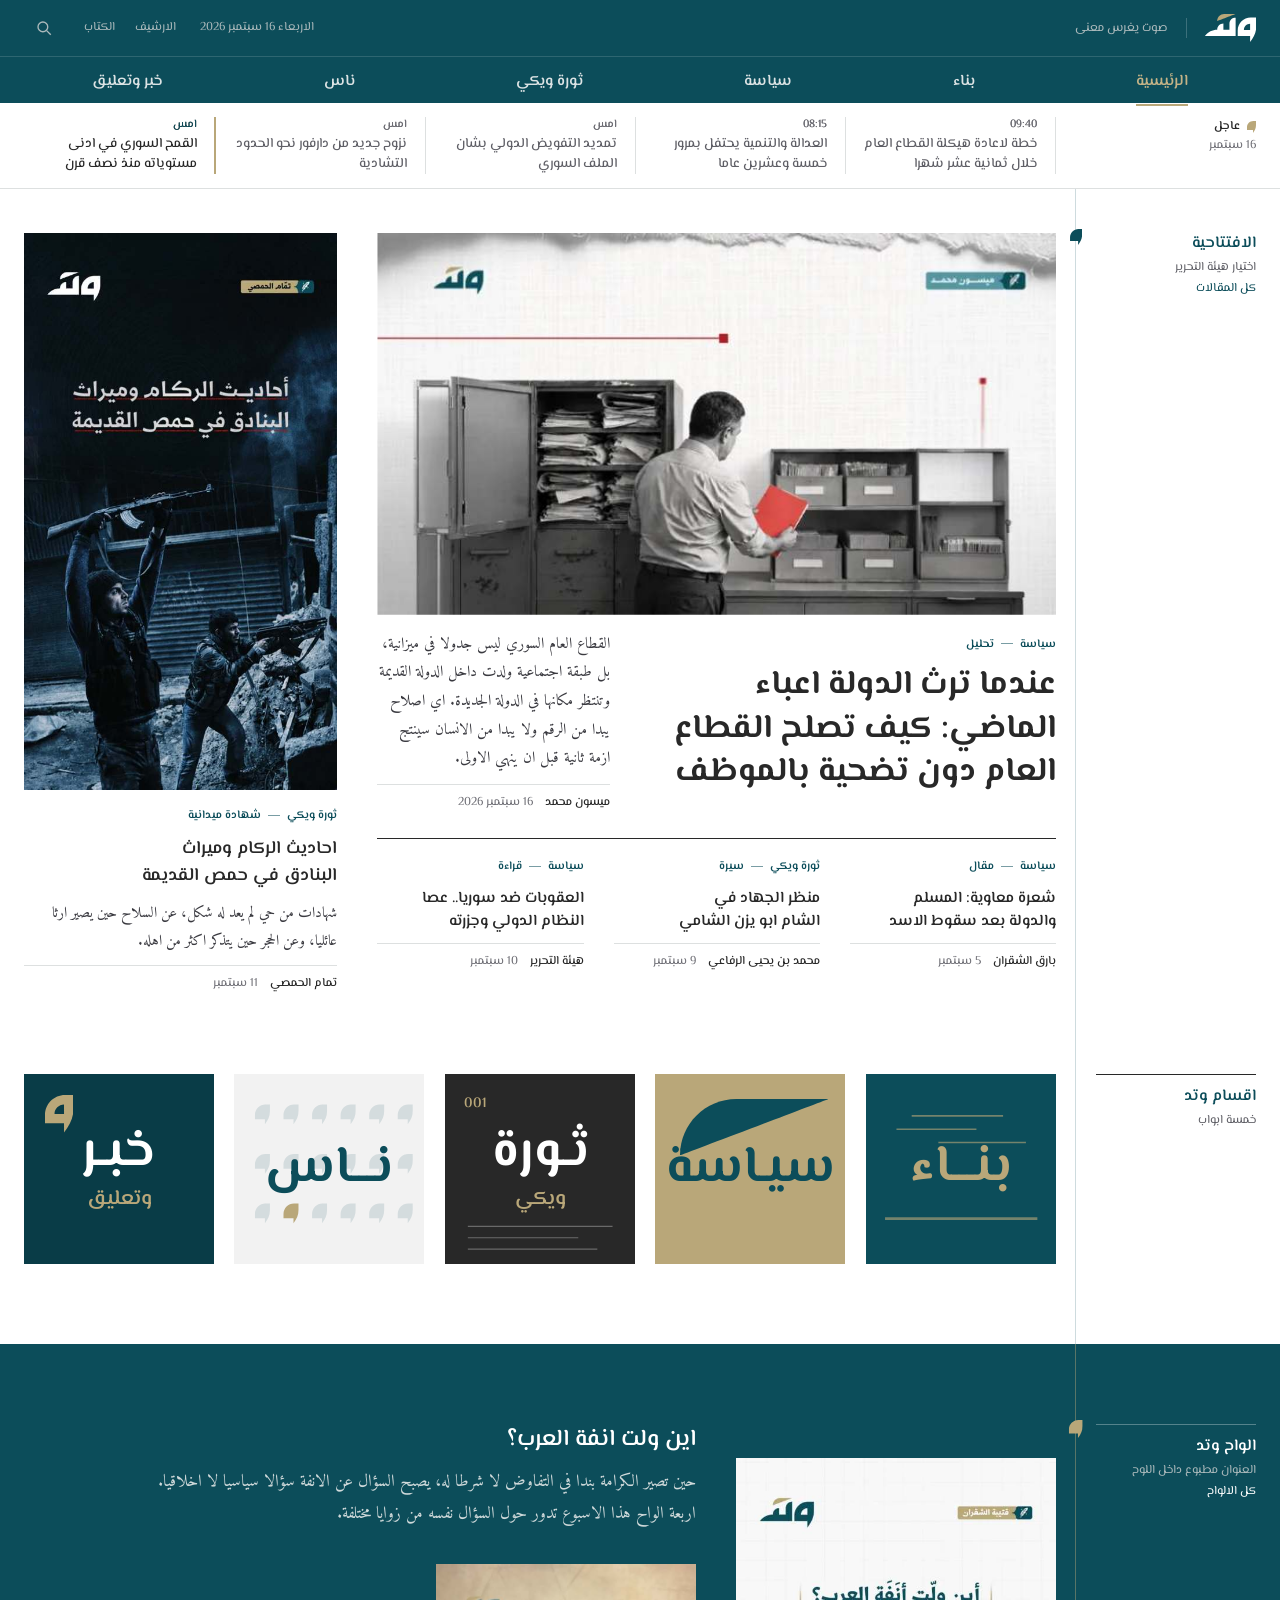
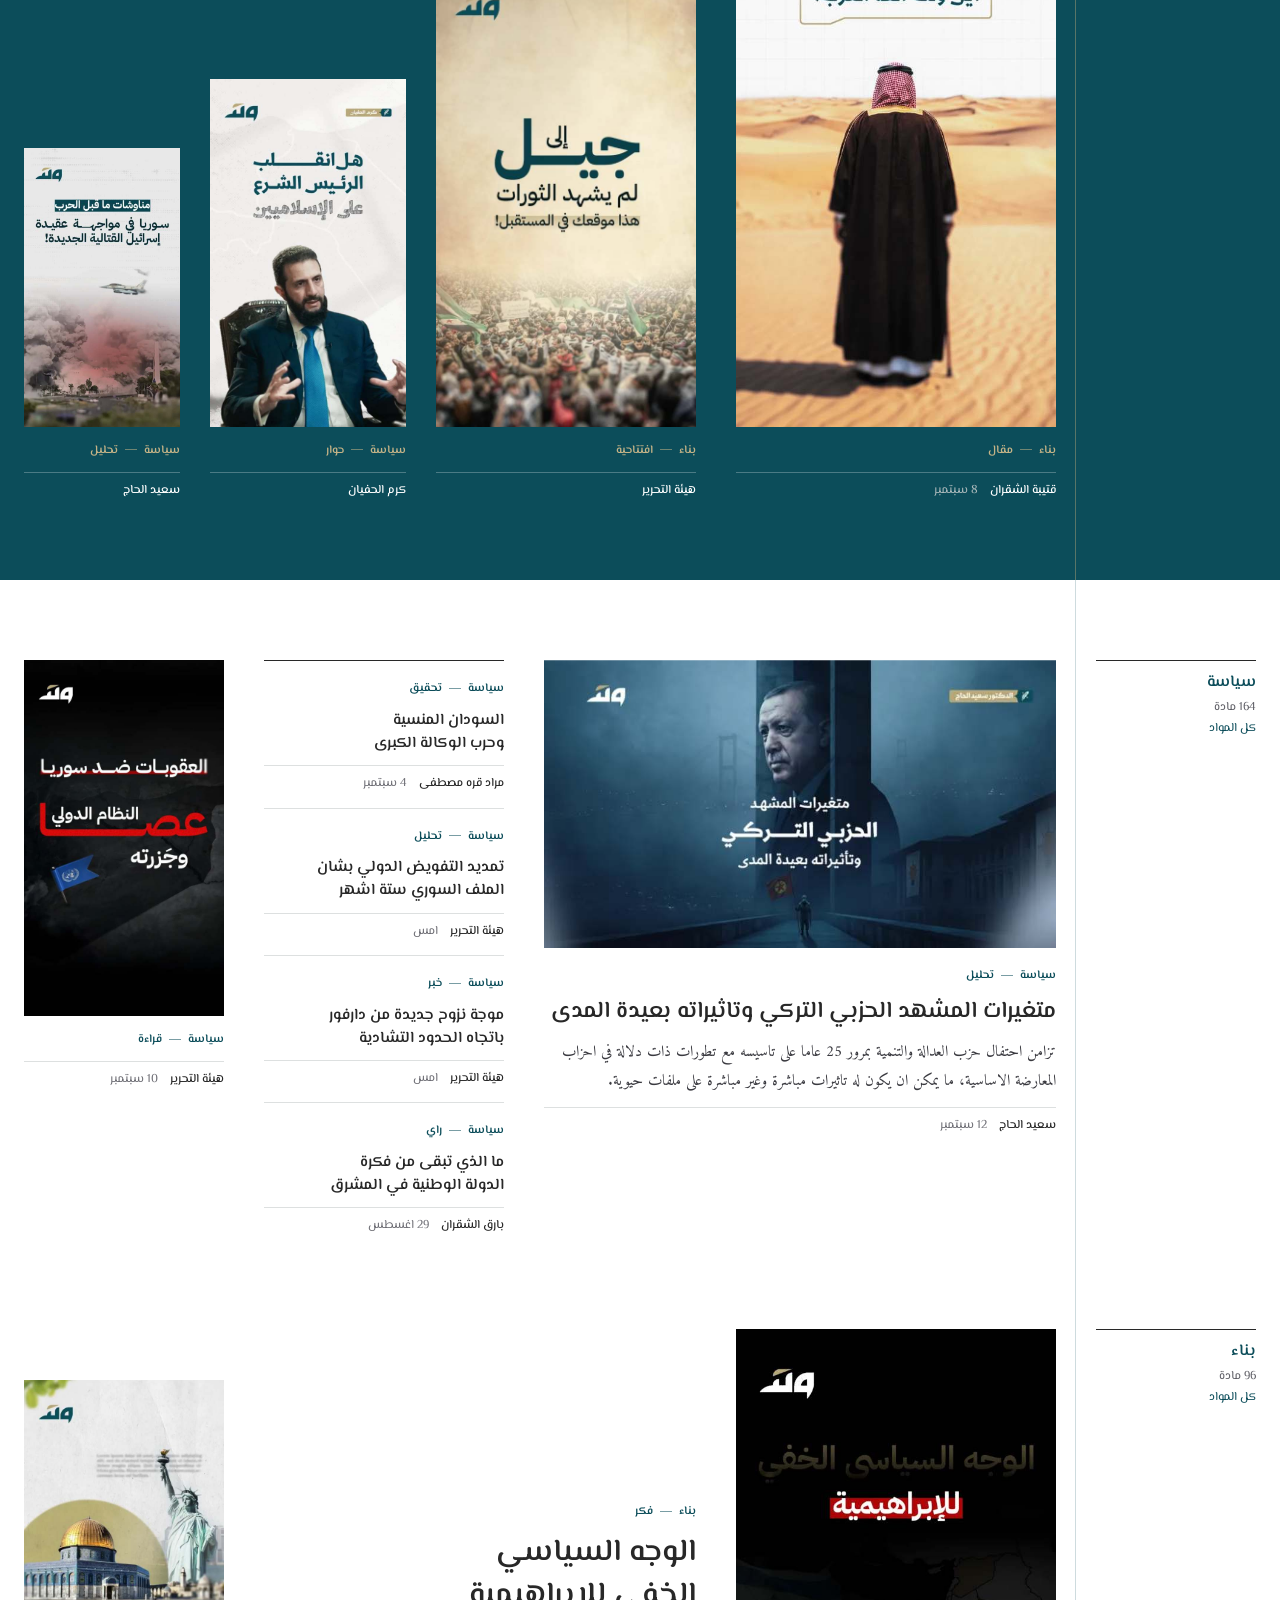
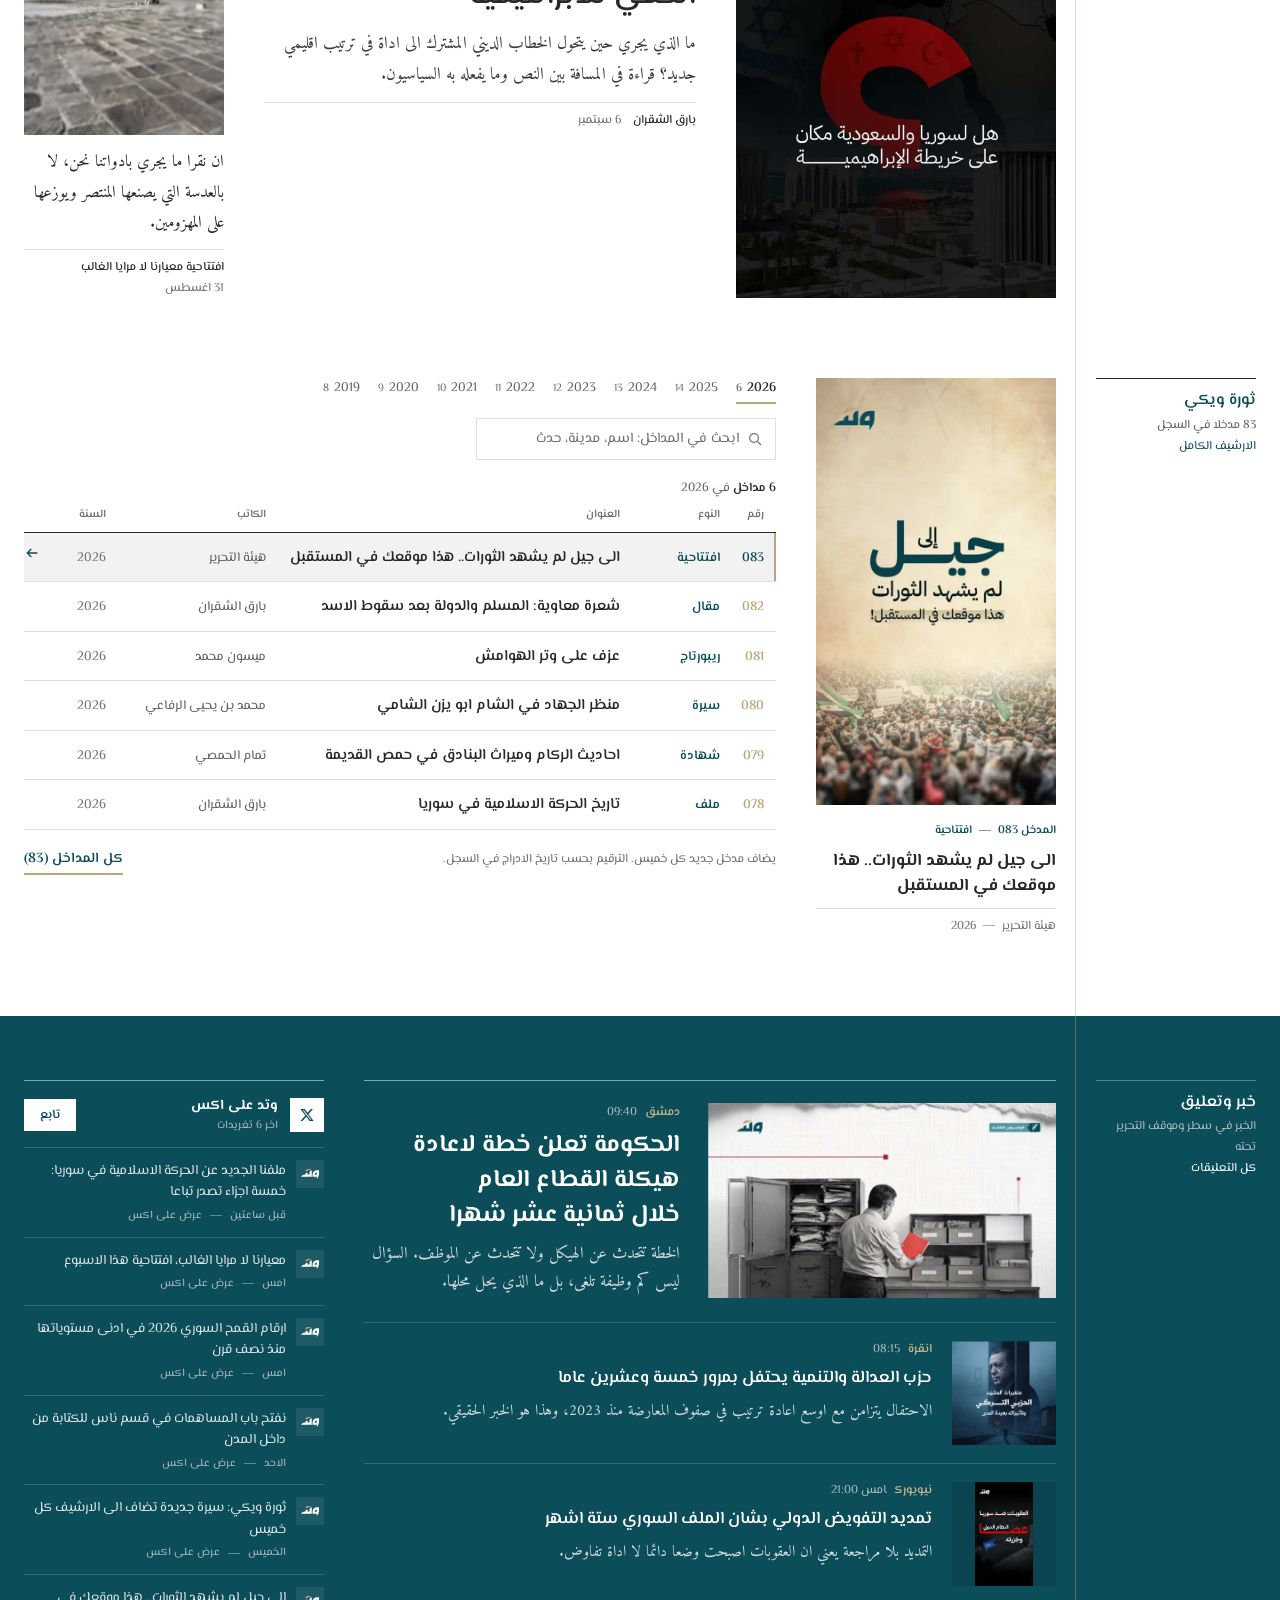
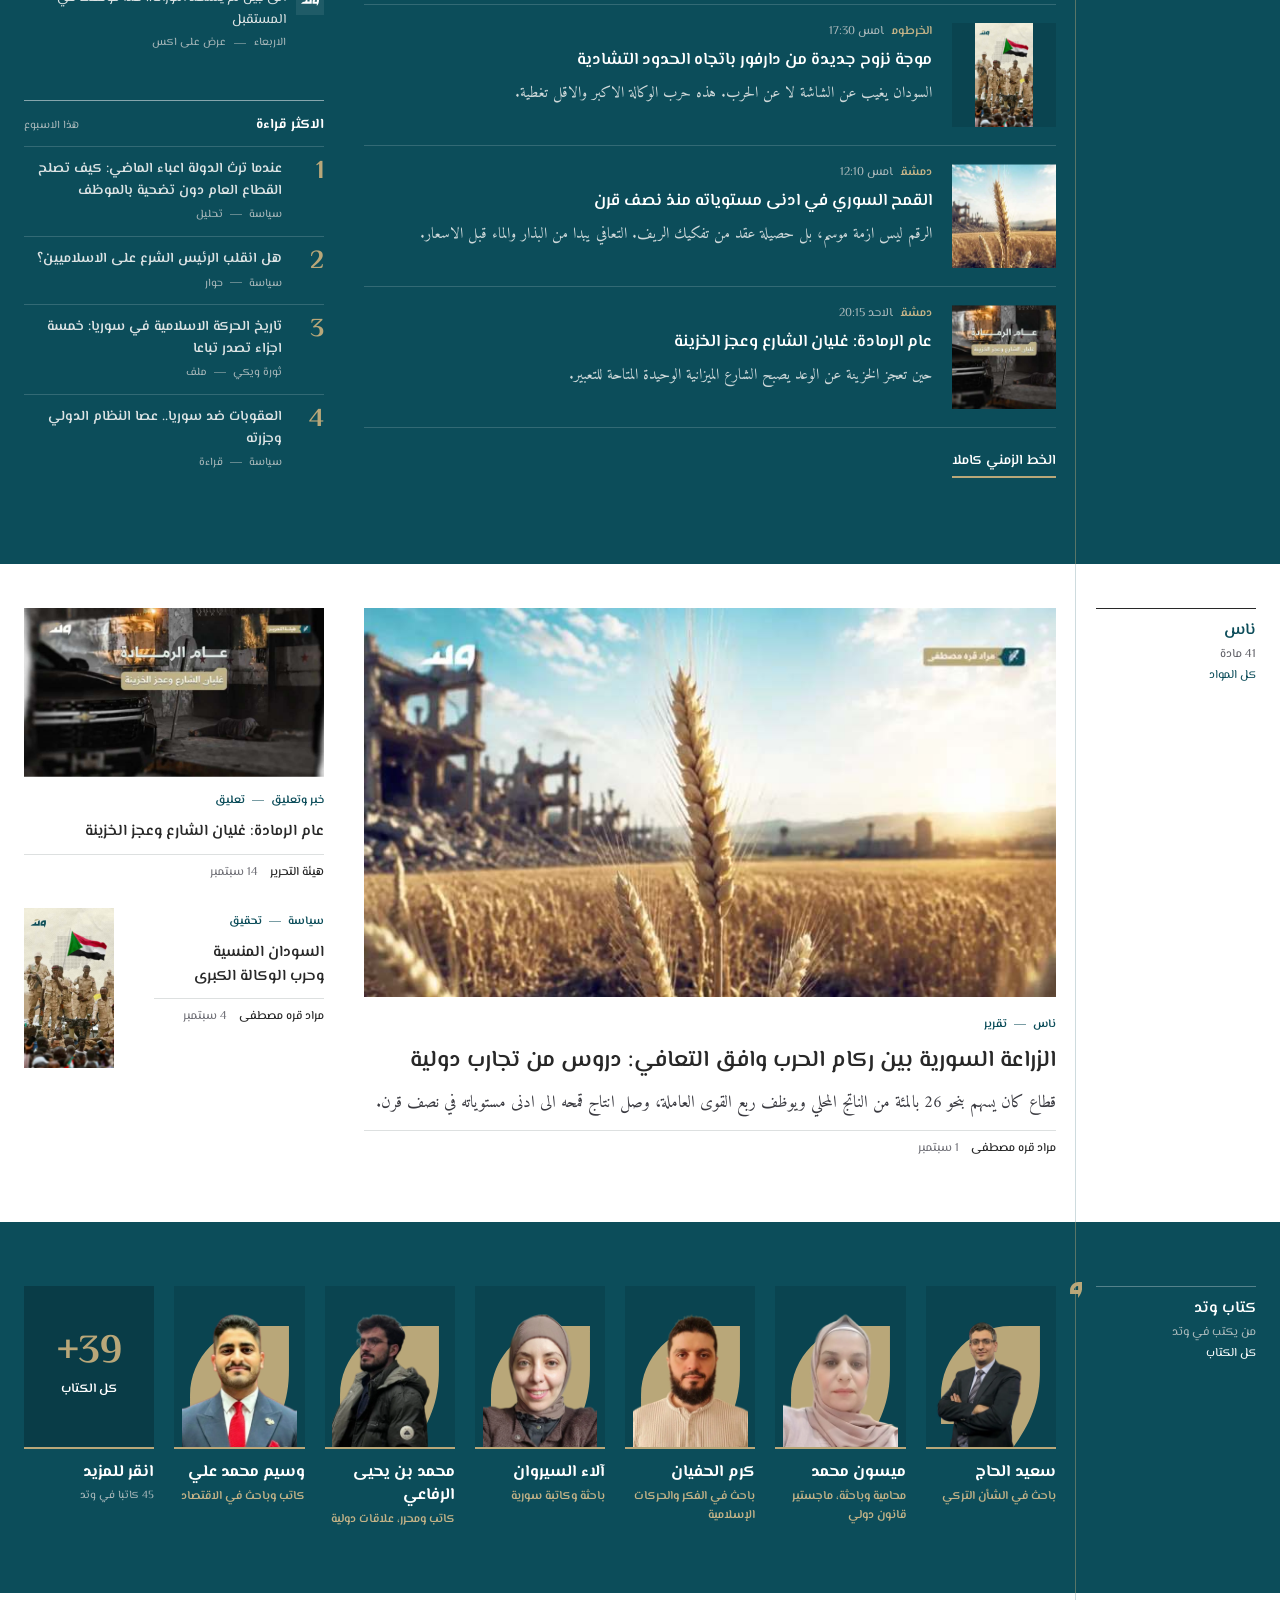
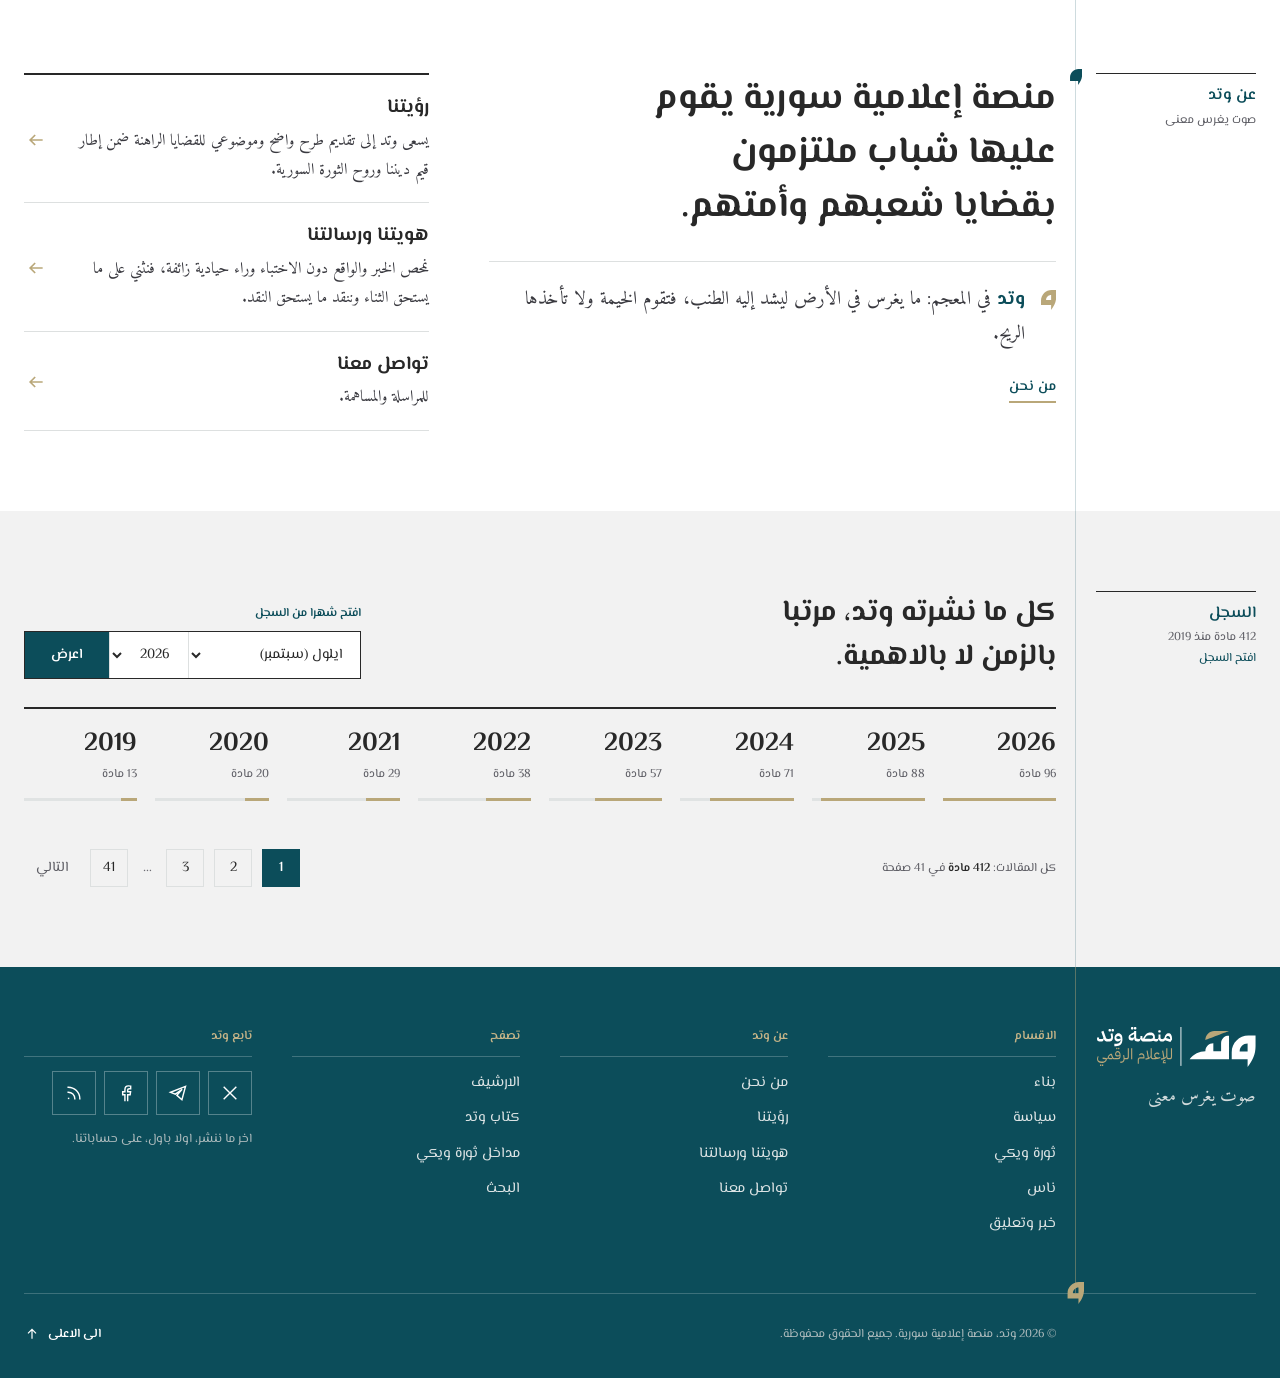
<file: index.html>
<!doctype html>
<html lang="ar" dir="rtl">
<head>
<meta charset="utf-8">
<meta name="viewport" content="width=device-width, initial-scale=1">
<title>وتد | صوت يغرس معنى</title>
<meta name="description" content="وتد منصة إعلامية سورية يقوم عليها شباب ملتزمون بقضايا شعبهم وأمتهم.">
<meta name="theme-color" content="#0C4D5A">
<link rel="icon" href="assets/img/brand/logo-mark.svg" type="image/svg+xml">
<link rel="preconnect" href="https://fonts.googleapis.com">
<link rel="preconnect" href="https://fonts.gstatic.com" crossorigin>
<link rel="stylesheet" href="https://fonts.googleapis.com/css2?family=El+Messiri:wght@400;500;600;700&family=Amiri:wght@400;700&display=swap">
<link rel="stylesheet" href="assets/css/watad.css?v=18">
</head>
<body>
<a class="skip" href="#main">تخط الى المحتوى</a>
<!-- @partial: header -->
<header class="site-header" data-header>
 <div class="container site-header__bar">
  <a class="site-header__logo" href="index.html" aria-label="وتد، الصفحة الرئيسية"><svg viewBox="0 0 90.11 49.2" xmlns="http://www.w3.org/2000/svg" width="51.3" height="28" aria-hidden="true"><g><g><path fill="#FFFFFF" d="M80.31,6.21c-12.6,0-22.82,10.22-22.82,22.82v9.55h21.75s0,10.62,0,10.62c7.06-9.56,10.88-16.77,10.88-28.66V6.21h-9.8ZM79.23,27.96h-10.88c0-6.01,4.87-10.88,10.88-10.88v10.88Z"/><path fill="#FFFFFF" d="M53.81,6.15v32.43H0l.12-.16c5.01-6.74,12.92-10.72,21.32-10.72h0c0-6.01,4.87-10.88,10.88-10.88v10.88h10.62v-10.68c0-6.01,4.87-10.88,10.88-10.88Z"/></g><path fill="#B9A779" d="M21.38,12.3h0c0-6.79,5.51-12.3,12.3-12.3h20.13S21.38,12.3,21.38,12.3Z"/></g></svg></a>
  <span class="site-header__tag hide-tablet">صوت يغرس معنى</span>
  <div class="site-header__tools">
   <time class="site-header__date hide-tablet" datetime="2026-09-16">الاربعاء 16 سبتمبر 2026</time>
   <a href="archive.html" class="hide-tablet">الارشيف</a>
   <a href="writers.html" class="hide-tablet">الكتاب</a>
   <button class="icon-btn" type="button" data-search-open aria-label="بحث"><svg viewBox="0 0 24 24" fill="none" stroke="currentColor" stroke-width="1.8" aria-hidden="true"><circle cx="10.5" cy="10.5" r="6.5"/><path d="M15.5 15.5L21 21"/></svg></button>
   <button class="icon-btn burger" type="button" data-drawer-open aria-label="القائمة"><svg viewBox="0 0 24 24" fill="none" stroke="currentColor" stroke-width="1.8" aria-hidden="true"><path d="M3 7h18M3 12h18M3 17h18"/></svg></button>
  </div>
 </div>
 <div class="site-header__sub"><div class="container site-header__subin">
  <a class="site-header__mark" href="index.html" aria-label="وتد، الصفحة الرئيسية"><svg viewBox="0 0 90.11 49.2" xmlns="http://www.w3.org/2000/svg" width="40.3" height="22" aria-hidden="true"><g><g><path fill="#FFFFFF" d="M80.31,6.21c-12.6,0-22.82,10.22-22.82,22.82v9.55h21.75s0,10.62,0,10.62c7.06-9.56,10.88-16.77,10.88-28.66V6.21h-9.8ZM79.23,27.96h-10.88c0-6.01,4.87-10.88,10.88-10.88v10.88Z"/><path fill="#FFFFFF" d="M53.81,6.15v32.43H0l.12-.16c5.01-6.74,12.92-10.72,21.32-10.72h0c0-6.01,4.87-10.88,10.88-10.88v10.88h10.62v-10.68c0-6.01,4.87-10.88,10.88-10.88Z"/></g><path fill="#B9A779" d="M21.38,12.3h0c0-6.79,5.51-12.3,12.3-12.3h20.13S21.38,12.3,21.38,12.3Z"/></g></svg></a>
  <nav class="site-header__secs" aria-label="الاقسام"><a href="index.html" aria-current="page">الرئيسية</a><a href="category.html">بناء</a><a href="category.html">سياسة</a><a href="category.html">ثورة ويكي</a><a href="category.html">ناس</a><a href="news.html">خبر وتعليق</a></nav>
  <div class="site-header__acts"><button class="icon-btn" type="button" data-search-open aria-label="بحث"><svg viewBox="0 0 24 24" fill="none" stroke="currentColor" stroke-width="1.8" aria-hidden="true"><circle cx="10.5" cy="10.5" r="6.5"/><path d="M15.5 15.5L21 21"/></svg></button><button class="icon-btn burger" type="button" data-drawer-open aria-label="القائمة"><svg viewBox="0 0 24 24" fill="none" stroke="currentColor" stroke-width="1.8" aria-hidden="true"><path d="M3 7h18M3 12h18M3 17h18"/></svg></button></div>
 </div></div>
</header>
<div class="drawer" data-drawer role="dialog" aria-modal="true" aria-label="القائمة">
 <div class="drawer__top"><svg viewBox="0 0 90.11 49.2" xmlns="http://www.w3.org/2000/svg" width="51.3" height="28" aria-hidden="true"><g><g><path fill="#FFFFFF" d="M80.31,6.21c-12.6,0-22.82,10.22-22.82,22.82v9.55h21.75s0,10.62,0,10.62c7.06-9.56,10.88-16.77,10.88-28.66V6.21h-9.8ZM79.23,27.96h-10.88c0-6.01,4.87-10.88,10.88-10.88v10.88Z"/><path fill="#FFFFFF" d="M53.81,6.15v32.43H0l.12-.16c5.01-6.74,12.92-10.72,21.32-10.72h0c0-6.01,4.87-10.88,10.88-10.88v10.88h10.62v-10.68c0-6.01,4.87-10.88,10.88-10.88Z"/></g><path fill="#B9A779" d="M21.38,12.3h0c0-6.79,5.51-12.3,12.3-12.3h20.13S21.38,12.3,21.38,12.3Z"/></g></svg><button class="icon-btn" type="button" data-drawer-close aria-label="اغلاق" style="color:#fff"><svg viewBox="0 0 24 24" fill="none" stroke="currentColor" stroke-width="1.8" aria-hidden="true"><path d="M5 5l14 14M19 5L5 19"/></svg></button></div>
 <nav style="margin-top:26px" aria-label="القائمة الرئيسية"><a href="index.html" aria-current="page">الرئيسية<span></span></a><a href="category.html">بناء<span>96 مادة</span></a><a href="category.html">سياسة<span>164 مادة</span></a><a href="category.html">ثورة ويكي<span>83 مادة</span></a><a href="category.html">ناس<span>41 مادة</span></a><a href="news.html">خبر وتعليق<span>28 مادة</span></a><a href="archive.html">الارشيف<span>412 مادة</span></a><a href="writers.html">كتاب وتد<span>45 كاتبا</span></a></nav>
 <div class="drawer__more"><a href="about.html">من نحن</a><a href="#">تواصل معنا</a></div>
</div>
<div class="search-overlay" data-search-overlay role="dialog" aria-modal="true" aria-label="البحث">
 <button class="icon-btn search-overlay__close" type="button" data-search-close aria-label="اغلاق"><svg viewBox="0 0 24 24" fill="none" stroke="currentColor" stroke-width="1.8" aria-hidden="true"><path d="M5 5l14 14M19 5L5 19"/></svg></button>
 <form action="search.html" method="get" role="search">
  <label class="sr-only" for="q-overlay">ابحث في وتد</label>
  <input id="q-overlay" name="q" type="search" placeholder="ابحث في وتد" autocomplete="off">
  <button class="btn" type="submit">بحث</button>
 </form>
</div>
<!-- @endpartial -->
<main id="main" class="page">
<div class="axis-layer" aria-hidden="true"><div class="container"><i class="axis"></i></div></div>
<!-- ticker -->
<div class="ticker" data-ticker role="region" aria-label="اخبار عاجلة"><div class="container"><div class="l">
 <div class="rail ticker__rail"><div class="ticker__label"><span class="ticker__live" aria-hidden="true"><svg viewBox="0 0 52.46 69.13" xmlns="http://www.w3.org/2000/svg" width="9" height="12"><path class="ticker__echo" d="M36.7,0C16.43,0,0,16.43,0,36.7v15.35h34.97s0,17.08,0,17.08c11.35-15.37,17.49-26.96,17.49-46.08V0h-15.76Z"/><path d="M36.7,0C16.43,0,0,16.43,0,36.7v15.35h34.97s0,17.08,0,17.08c11.35-15.37,17.49-26.96,17.49-46.08V0h-15.76Z"/></svg></span>عاجل</div><div class="cap">16 سبتمبر</div></div>
 <div class="ticker__items"><a href="article.html"><time>09:40</time>خطة لاعادة هيكلة القطاع العام خلال ثمانية عشر شهرا</a><a href="article.html"><time>08:15</time>العدالة والتنمية يحتفل بمرور خمسة وعشرين عاما</a><a href="article.html"><time>امس</time>تمديد التفويض الدولي بشان الملف السوري</a><a href="article.html"><time>امس</time>نزوح جديد من دارفور نحو الحدود التشادية</a><a href="article.html"><time>امس</time>القمح السوري في ادنى مستوياته منذ نصف قرن</a></div></div></div></div>
<section class="section " aria-label="الافتتاحية"><div class="container"><div class="l pt-m">
 <div class="rail"><span class="wedge"><svg viewBox="0 0 52.46 69.13" xmlns="http://www.w3.org/2000/svg" width="12.1" height="16" aria-hidden="true"><path fill="#0C4D5A" d="M36.7,0C16.43,0,0,16.43,0,36.7v15.35h34.97s0,17.08,0,17.08c11.35-15.37,17.49-26.96,17.49-46.08V0h-15.76Z"/></svg></span><div class="rail-label"><b>الافتتاحية</b>اختيار هيئة التحرير<br><a href="archive.html">كل المقالات</a></div></div>
 <div class="body home-lead">
  <div class="home-lead__main">
   <article class="story"><img class="cover" src="assets/img/posts/c01.jpg" alt="عندما ترث الدولة اعباء الماضي: كيف تصلح القطاع العام دون تضحية بالموظف" width="760" height="428" loading="eager" fetchpriority="high">
    <div class="split">
     <div><span class="kicker">سياسة<span class="sep">، </span>تحليل</span><h1 class="story__title t-l" style="font-size:clamp(24px,2.6vw,36px);font-weight:700;line-height:1.3">عندما ترث الدولة اعباء الماضي: كيف تصلح القطاع العام دون تضحية بالموظف</h1></div>
     <div><p class="dek" style="font-size:15.5px">القطاع العام السوري ليس جدولا في ميزانية، بل طبقة اجتماعية ولدت داخل الدولة القديمة وتنتظر مكانها في الدولة الجديدة. اي اصلاح يبدا من الرقم ولا يبدا من الانسان سينتج ازمة ثانية قبل ان ينهي الاولى.</p><div class="byline"><a href="author.html"><b>ميسون محمد</b></a><time>16 سبتمبر 2026</time></div></div>
    </div><a class="stretched" href="article.html" aria-label="عندما ترث الدولة اعباء الماضي: كيف تصلح القطاع العام دون تضحية بالموظف"></a></article>
   <div class="home-lead__more"><article class="story"><span class="kicker">سياسة<span class="sep">، </span>مقال</span><span class="story__title t-xs">شعرة معاوية: المسلم والدولة بعد سقوط الاسد</span><div class="byline"><a href="author.html"><b>بارق الشقران</b></a><time>5 سبتمبر</time></div><a class="stretched" href="article.html" aria-label="شعرة معاوية: المسلم والدولة بعد سقوط الاسد"></a></article><article class="story"><span class="kicker">ثورة ويكي<span class="sep">، </span>سيرة</span><span class="story__title t-xs">منظر الجهاد في الشام ابو يزن الشامي</span><div class="byline"><a href="author.html"><b>محمد بن يحيى الرفاعي</b></a><time>9 سبتمبر</time></div><a class="stretched" href="article.html" aria-label="منظر الجهاد في الشام ابو يزن الشامي"></a></article><article class="story"><span class="kicker">سياسة<span class="sep">، </span>قراءة</span><span class="story__title t-xs">العقوبات ضد سوريا.. عصا النظام الدولي وجزرته</span><div class="byline"><a href="author.html"><b>هيئة التحرير</b></a><time>10 سبتمبر</time></div><a class="stretched" href="article.html" aria-label="العقوبات ضد سوريا.. عصا النظام الدولي وجزرته"></a></article></div>
  </div>
  <article class="story home-lead__side"><img class="poster" src="assets/img/posts/p05.jpg" alt="احاديث الركام وميراث البنادق في حمص القديمة" width="540" height="960" loading="lazy">
   <div style="margin-top:12px"><span class="kicker">ثورة ويكي<span class="sep">، </span>شهادة ميدانية</span><span class="story__title t-s">احاديث الركام وميراث البنادق في حمص القديمة</span><p class="dek story__dek" style="font-size:15px">شهادات من حي لم يعد له شكل، عن السلاح حين يصير ارثا عائليا، وعن الحجر حين يتذكر اكثر من اهله.</p><div class="byline"><a href="author.html"><b>تمام الحمصي</b></a><time>11 سبتمبر</time></div></div><a class="stretched" href="article.html" aria-label="احاديث الركام وميراث البنادق في حمص القديمة"></a></article>
 </div></div></div></section>
<section class="section " aria-label="اقسام وتد"><div class="container"><div class="l pt-xl pb-xl">
 <div class="rail"><div class="rail-label"><h2>اقسام وتد</h2>خمسة ابواب</div></div>
 <div class="body secarts"><a class="secart secart--binaa" href="category.html"><span class="secart__art" aria-hidden="true"><svg class="secart__deco" viewBox="0 0 100 100" preserveAspectRatio="none" aria-hidden="true"><g stroke="currentColor" fill="none"><path class="secart__course" d="M24 22H72" stroke-width=".8"/><path class="secart__course" d="M16 29H58" stroke-width=".8"/><path class="secart__course" d="M38 36H84" stroke-width=".8"/><path d="M10 76H90" stroke-width="1.4"/></g></svg><span class="secart__word">بنـــاء</span></span><span class="sr-only">بناء</span></a><a class="secart secart--siyasa" href="category.html"><span class="secart__art" aria-hidden="true"><svg class="secart__deco secart__cut" x="0" y="0" viewBox="21.38 0 32.43 12.3" aria-hidden="true"><path fill="currentColor" d="M21.38,12.3h0c0-6.79,5.51-12.3,12.3-12.3h20.13S21.38,12.3,21.38,12.3Z"/></svg><span class="secart__word">سيـاسة</span></span><span class="sr-only">سياسة</span></a><a class="secart secart--wiki" href="category.html"><span class="secart__art" aria-hidden="true"><span class="secart__num" aria-hidden="true">001</span><svg class="secart__deco" viewBox="0 0 100 100" preserveAspectRatio="none" aria-hidden="true"><g stroke="currentColor" stroke-width=".6"><path d="M12 80H88"/><path d="M12 86H70"/><path d="M12 92H80"/></g></svg><span class="secart__word">ثـورة</span><span class="secart__sub">ويكي</span></span><span class="sr-only">ثورة ويكي</span></a><a class="secart secart--nas" href="category.html"><span class="secart__art" aria-hidden="true"><svg class="secart__deco secart__crowd" viewBox="0 0 100 100" aria-hidden="true"><path transform="translate(11 16) scale(.15)" d="M36.7,0C16.43,0,0,16.43,0,36.7v15.35h34.97s0,17.08,0,17.08c11.35-15.37,17.49-26.96,17.49-46.08V0h-15.76Z"/><path transform="translate(26 16) scale(.15)" d="M36.7,0C16.43,0,0,16.43,0,36.7v15.35h34.97s0,17.08,0,17.08c11.35-15.37,17.49-26.96,17.49-46.08V0h-15.76Z"/><path transform="translate(41 16) scale(.15)" d="M36.7,0C16.43,0,0,16.43,0,36.7v15.35h34.97s0,17.08,0,17.08c11.35-15.37,17.49-26.96,17.49-46.08V0h-15.76Z"/><path transform="translate(56 16) scale(.15)" d="M36.7,0C16.43,0,0,16.43,0,36.7v15.35h34.97s0,17.08,0,17.08c11.35-15.37,17.49-26.96,17.49-46.08V0h-15.76Z"/><path transform="translate(71 16) scale(.15)" d="M36.7,0C16.43,0,0,16.43,0,36.7v15.35h34.97s0,17.08,0,17.08c11.35-15.37,17.49-26.96,17.49-46.08V0h-15.76Z"/><path transform="translate(86 16) scale(.15)" d="M36.7,0C16.43,0,0,16.43,0,36.7v15.35h34.97s0,17.08,0,17.08c11.35-15.37,17.49-26.96,17.49-46.08V0h-15.76Z"/><path transform="translate(11 42) scale(.15)" d="M36.7,0C16.43,0,0,16.43,0,36.7v15.35h34.97s0,17.08,0,17.08c11.35-15.37,17.49-26.96,17.49-46.08V0h-15.76Z"/><path transform="translate(26 42) scale(.15)" d="M36.7,0C16.43,0,0,16.43,0,36.7v15.35h34.97s0,17.08,0,17.08c11.35-15.37,17.49-26.96,17.49-46.08V0h-15.76Z"/><path transform="translate(41 42) scale(.15)" d="M36.7,0C16.43,0,0,16.43,0,36.7v15.35h34.97s0,17.08,0,17.08c11.35-15.37,17.49-26.96,17.49-46.08V0h-15.76Z"/><path transform="translate(56 42) scale(.15)" d="M36.7,0C16.43,0,0,16.43,0,36.7v15.35h34.97s0,17.08,0,17.08c11.35-15.37,17.49-26.96,17.49-46.08V0h-15.76Z"/><path transform="translate(71 42) scale(.15)" d="M36.7,0C16.43,0,0,16.43,0,36.7v15.35h34.97s0,17.08,0,17.08c11.35-15.37,17.49-26.96,17.49-46.08V0h-15.76Z"/><path transform="translate(86 42) scale(.15)" d="M36.7,0C16.43,0,0,16.43,0,36.7v15.35h34.97s0,17.08,0,17.08c11.35-15.37,17.49-26.96,17.49-46.08V0h-15.76Z"/><path transform="translate(11 68) scale(.15)" d="M36.7,0C16.43,0,0,16.43,0,36.7v15.35h34.97s0,17.08,0,17.08c11.35-15.37,17.49-26.96,17.49-46.08V0h-15.76Z"/><path class="is-one" transform="translate(26 68) scale(.15)" d="M36.7,0C16.43,0,0,16.43,0,36.7v15.35h34.97s0,17.08,0,17.08c11.35-15.37,17.49-26.96,17.49-46.08V0h-15.76Z"/><path transform="translate(41 68) scale(.15)" d="M36.7,0C16.43,0,0,16.43,0,36.7v15.35h34.97s0,17.08,0,17.08c11.35-15.37,17.49-26.96,17.49-46.08V0h-15.76Z"/><path transform="translate(56 68) scale(.15)" d="M36.7,0C16.43,0,0,16.43,0,36.7v15.35h34.97s0,17.08,0,17.08c11.35-15.37,17.49-26.96,17.49-46.08V0h-15.76Z"/><path transform="translate(71 68) scale(.15)" d="M36.7,0C16.43,0,0,16.43,0,36.7v15.35h34.97s0,17.08,0,17.08c11.35-15.37,17.49-26.96,17.49-46.08V0h-15.76Z"/><path transform="translate(86 68) scale(.15)" d="M36.7,0C16.43,0,0,16.43,0,36.7v15.35h34.97s0,17.08,0,17.08c11.35-15.37,17.49-26.96,17.49-46.08V0h-15.76Z"/></svg><span class="secart__word">نـــاس</span></span><span class="sr-only">ناس</span></a><a class="secart secart--news" href="news.html"><span class="secart__art" aria-hidden="true"><svg class="secart__deco secart__quote" viewBox="0 0 52.46 69.13" aria-hidden="true"><path fill="currentColor" d="M36.7,0C16.43,0,0,16.43,0,36.7v15.35h34.97s0,17.08,0,17.08c11.35-15.37,17.49-26.96,17.49-46.08V0h-15.76ZM34.97,34.97h-17.49c0-9.66,7.83-17.49,17.49-17.49v17.49Z"/></svg><span class="secart__word">خبـر</span><span class="secart__sub">وتعليق</span></span><span class="sr-only">خبر وتعليق</span></a></div>
 </div></div></section>
<section class="band  pt-xl pb-xl" aria-label="الواح وتد"><div class="axis-layer" aria-hidden="true"><div class="container"><i class="axis"></i></div></div><div class="container section"><div class="l">
 <div class="rail"><span class="wedge"><svg viewBox="0 0 52.46 69.13" xmlns="http://www.w3.org/2000/svg" width="13.7" height="18" aria-hidden="true"><path fill="#B9A779" d="M36.7,0C16.43,0,0,16.43,0,36.7v15.35h34.97s0,17.08,0,17.08c11.35-15.37,17.49-26.96,17.49-46.08V0h-15.76Z"/></svg></span><div class="rail-label"><h2>الواح وتد</h2>العنوان مطبوع داخل اللوح<br><a href="category.html">كل الالواح</a></div></div>
 <div class="body boards">
  <article class="story"><img class="poster" src="assets/img/posts/p03.jpg" alt="اين ولت انفة العرب؟" width="540" height="960" loading="lazy"><div style="margin-top:10px"><span class="kicker">بناء<span class="sep">، </span>مقال</span></div><div class="byline"><a href="author.html"><b>قتيبة الشقران</b></a><time>8 سبتمبر</time></div><a class="stretched" href="article.html" aria-label="اين ولت انفة العرب؟"></a></article>
  <div>
   <article class="story" style="max-width:560px"><span class="story__title t-m" style="margin-top:0">اين ولت انفة العرب؟</span>
    <p class="dek story__dek">حين تصير الكرامة بندا في التفاوض لا شرطا له، يصبح السؤال عن الانفة سؤالا سياسيا لا اخلاقيا. اربعة الواح هذا الاسبوع تدور حول السؤال نفسه من زوايا مختلفة.</p><a class="stretched" href="article.html" aria-label="اين ولت انفة العرب؟"></a></article>
   <div class="boards__strip strip"><article class="story"><img class="poster" src="assets/img/posts/p10.jpg" alt="الى جيل لم يشهد الثورات.. هذا موقعك في المستقبل" width="540" height="960" loading="lazy"><div style="margin-top:10px"><span class="kicker">بناء<span class="sep">، </span>افتتاحية</span></div><div class="byline"><a href="author.html"><b>هيئة التحرير</b></a></div><a class="stretched" href="article.html" aria-label="الى جيل لم يشهد الثورات.. هذا موقعك في المستقبل"></a></article><article class="story"><img class="poster" src="assets/img/posts/p04.jpg" alt="هل انقلب الرئيس الشرع على الاسلاميين؟" width="540" height="960" loading="lazy"><div style="margin-top:10px"><span class="kicker">سياسة<span class="sep">، </span>حوار</span></div><div class="byline"><a href="author.html"><b>كرم الحفيان</b></a></div><a class="stretched" href="article.html" aria-label="هل انقلب الرئيس الشرع على الاسلاميين؟"></a></article><article class="story"><img class="poster" src="assets/img/posts/p08.jpg" alt="مناوشات ما قبل الحرب: سوريا في مواجهة عقيدة اسرائيل القتالية الجديدة" width="540" height="960" loading="lazy"><div style="margin-top:10px"><span class="kicker">سياسة<span class="sep">، </span>تحليل</span></div><div class="byline"><a href="author.html"><b>سعيد الحاج</b></a></div><a class="stretched" href="article.html" aria-label="مناوشات ما قبل الحرب: سوريا في مواجهة عقيدة اسرائيل القتالية الجديدة"></a></article></div>
  </div>
 </div></div></div></section>
<section class="section " aria-label="سياسة"><div class="container"><div class="l pt-xl">
 <div class="rail"><div class="rail-label"><h2>سياسة</h2>164 مادة<br><a href="category.html">كل المواد</a></div></div>
 <div class="body home-sec">
  <article class="story"><img class="cover" src="assets/img/posts/c03.jpg" alt="متغيرات المشهد الحزبي التركي وتاثيراته بعيدة المدى" width="760" height="428" loading="lazy"><div style="margin-top:14px"><span class="kicker">سياسة<span class="sep">، </span>تحليل</span></div>
   <span class="story__title t-m">متغيرات المشهد الحزبي التركي وتاثيراته بعيدة المدى</span><p class="dek story__dek" style="font-size:15.5px">تزامن احتفال حزب العدالة والتنمية بمرور 25 عاما على تاسيسه مع تطورات ذات دلالة في احزاب المعارضة الاساسية، ما يمكن ان يكون له تاثيرات مباشرة وغير مباشرة على ملفات حيوية.</p><div class="byline"><a href="author.html"><b>سعيد الحاج</b></a><time>12 سبتمبر</time></div><a class="stretched" href="article.html" aria-label="متغيرات المشهد الحزبي التركي وتاثيراته بعيدة المدى"></a></article>
  <div class="rows"><article class="story row-item"><span class="kicker">سياسة<span class="sep">، </span>تحقيق</span><span class="story__title t-xs">السودان المنسية وحرب الوكالة الكبرى</span><div class="byline"><a href="author.html"><b>مراد قره مصطفى</b></a><time>4 سبتمبر</time></div><a class="stretched" href="article.html" aria-label="السودان المنسية وحرب الوكالة الكبرى"></a></article><article class="story row-item"><span class="kicker">سياسة<span class="sep">، </span>تحليل</span><span class="story__title t-xs">تمديد التفويض الدولي بشان الملف السوري ستة اشهر</span><div class="byline"><a href="author.html"><b>هيئة التحرير</b></a><time>امس</time></div><a class="stretched" href="article.html" aria-label="تمديد التفويض الدولي بشان الملف السوري ستة اشهر"></a></article><article class="story row-item"><span class="kicker">سياسة<span class="sep">، </span>خبر</span><span class="story__title t-xs">موجة نزوح جديدة من دارفور باتجاه الحدود التشادية</span><div class="byline"><a href="author.html"><b>هيئة التحرير</b></a><time>امس</time></div><a class="stretched" href="article.html" aria-label="موجة نزوح جديدة من دارفور باتجاه الحدود التشادية"></a></article><article class="story row-item"><span class="kicker">سياسة<span class="sep">، </span>راي</span><span class="story__title t-xs">ما الذي تبقى من فكرة الدولة الوطنية في المشرق</span><div class="byline"><a href="author.html"><b>بارق الشقران</b></a><time>29 اغسطس</time></div><a class="stretched" href="article.html" aria-label="ما الذي تبقى من فكرة الدولة الوطنية في المشرق"></a></article></div>
  <article class="story"><img class="poster" src="assets/img/posts/p07.jpg" alt="العقوبات ضد سوريا.. عصا النظام الدولي وجزرته" width="540" height="960" loading="lazy"><div style="margin-top:10px"><span class="kicker">سياسة<span class="sep">، </span>قراءة</span></div><span class="story__title t-xs home-sec__title">العقوبات ضد سوريا.. عصا النظام الدولي وجزرته</span><div class="byline"><a href="author.html"><b>هيئة التحرير</b></a><time>10 سبتمبر</time></div><a class="stretched" href="article.html" aria-label="العقوبات ضد سوريا.. عصا النظام الدولي وجزرته"></a></article>
 </div></div></div></section>
<section class="section " aria-label="بناء"><div class="container"><div class="l pt-xl">
 <div class="rail"><div class="rail-label"><h2>بناء</h2>96 مادة<br><a href="category.html">كل المواد</a></div></div>
 <div class="body home-build">
  <article class="story"><img class="poster" src="assets/img/posts/p09.jpg" alt="الوجه السياسي الخفي للابراهيمية" width="540" height="960" loading="lazy"><a class="stretched" href="article.html" aria-label="الوجه السياسي الخفي للابراهيمية"></a></article>
  <article class="story" style="align-self:center"><span class="kicker">بناء<span class="sep">، </span>فكر</span><span class="story__title t-l">الوجه السياسي الخفي للابراهيمية</span>
   <p class="dek story__dek">ما الذي يجري حين يتحول الخطاب الديني المشترك الى اداة في ترتيب اقليمي جديد؟ قراءة في المسافة بين النص وما يفعله به السياسيون.</p><div class="byline"><a href="author.html"><b>بارق الشقران</b></a><time>6 سبتمبر</time></div><a class="stretched" href="article.html" aria-label="الوجه السياسي الخفي للابراهيمية"></a></article>
  <article class="story"><img class="poster" src="assets/img/posts/p02.jpg" alt="معيارنا لا مرايا الغالب" width="540" height="960" loading="lazy">
   <p class="dek" style="font-size:16.5px;margin-top:12px;color:var(--ink)">ان نقرا ما يجري بادواتنا نحن، لا بالعدسة التي يصنعها المنتصر ويوزعها على المهزومين.</p>
   <div class="byline"><b>افتتاحية معيارنا لا مرايا الغالب</b><time>31 اغسطس</time></div><a class="stretched" href="article.html" aria-label="معيارنا لا مرايا الغالب"></a></article>
 </div></div></div></section>
<section class="section " aria-label="ثورة ويكي"><div class="container"><div class="l pt-xl">
 <div class="rail"><div class="rail-label"><h2>ثورة ويكي</h2>83 مدخلا في السجل<br><a href="archive.html?section=%D8%AB%D9%88%D8%B1%D8%A9%20%D9%88%D9%8A%D9%83%D9%8A">الارشيف الكامل</a></div></div>
 <div class="body wk" data-wiki>
  <aside class="wk-preview" data-wiki-preview aria-hidden="true">
   <a class="wk-preview__frame" href="article.html" tabindex="-1"><img class="poster" src="assets/img/posts/p10.jpg" alt="" width="540" height="960" loading="lazy"></a>
   <div class="wk-preview__meta"><span class="kicker">المدخل 083<span class="sep">، </span>افتتاحية</span><b class="wk-preview__title">الى جيل لم يشهد الثورات.. هذا موقعك في المستقبل</b><span class="wk-preview__by">هيئة التحرير<span class="sep">، </span>2026</span></div>
  </aside>
  <div class="wk-main">
   <div class="wk-head">
    <nav class="chips wk-years" aria-label="مداخل السنة"><a class="chip is-active" href="archive.html?y=2026&amp;section=%D8%AB%D9%88%D8%B1%D8%A9%20%D9%88%D9%8A%D9%83%D9%8A" data-wiki-year="2026" data-wiki-total="6" aria-current="true">2026<small>6</small></a><a class="chip" href="archive.html?y=2025&amp;section=%D8%AB%D9%88%D8%B1%D8%A9%20%D9%88%D9%8A%D9%83%D9%8A" data-wiki-year="2025" data-wiki-total="14">2025<small>14</small></a><a class="chip" href="archive.html?y=2024&amp;section=%D8%AB%D9%88%D8%B1%D8%A9%20%D9%88%D9%8A%D9%83%D9%8A" data-wiki-year="2024" data-wiki-total="13">2024<small>13</small></a><a class="chip" href="archive.html?y=2023&amp;section=%D8%AB%D9%88%D8%B1%D8%A9%20%D9%88%D9%8A%D9%83%D9%8A" data-wiki-year="2023" data-wiki-total="12">2023<small>12</small></a><a class="chip" href="archive.html?y=2022&amp;section=%D8%AB%D9%88%D8%B1%D8%A9%20%D9%88%D9%8A%D9%83%D9%8A" data-wiki-year="2022" data-wiki-total="11">2022<small>11</small></a><a class="chip" href="archive.html?y=2021&amp;section=%D8%AB%D9%88%D8%B1%D8%A9%20%D9%88%D9%8A%D9%83%D9%8A" data-wiki-year="2021" data-wiki-total="10">2021<small>10</small></a><a class="chip" href="archive.html?y=2020&amp;section=%D8%AB%D9%88%D8%B1%D8%A9%20%D9%88%D9%8A%D9%83%D9%8A" data-wiki-year="2020" data-wiki-total="9">2020<small>9</small></a><a class="chip" href="archive.html?y=2019&amp;section=%D8%AB%D9%88%D8%B1%D8%A9%20%D9%88%D9%8A%D9%83%D9%8A" data-wiki-year="2019" data-wiki-total="8">2019<small>8</small></a></nav>
    <label class="wk-search"><span class="sr-only">ابحث في مداخل ثورة ويكي</span><svg viewBox="0 0 24 24" fill="none" stroke="currentColor" stroke-width="1.8" aria-hidden="true"><circle cx="10.5" cy="10.5" r="6.5"/><path d="M15.5 15.5L21 21"/></svg><input type="search" data-wiki-search placeholder="ابحث في المداخل: اسم، مدينة، حدث" autocomplete="off"></label>
   </div>
   <p class="wk-count" data-wiki-count aria-live="polite"><b>6 مداخل</b> في 2026</p>
   <table class="wk-table"><caption class="sr-only">مداخل ثورة ويكي</caption><thead><tr><th scope="col">رقم</th><th scope="col">النوع</th><th scope="col">العنوان</th><th scope="col">الكاتب</th><th scope="col">السنة</th><th aria-hidden="true"></th></tr></thead>
    <tbody><tr data-year="2026" data-img="assets/img/posts/p10.jpg"><td class="wk-n">083</td><td class="wk-type">افتتاحية</td><td class="wk-title"><a href="article.html">الى جيل لم يشهد الثورات.. هذا موقعك في المستقبل</a></td><td class="wk-author">هيئة التحرير</td><td class="wk-year">2026</td><td class="wk-go" aria-hidden="true"></td></tr><tr data-year="2026"><td class="wk-n">082</td><td class="wk-type">مقال</td><td class="wk-title"><a href="article.html">شعرة معاوية: المسلم والدولة بعد سقوط الاسد</a></td><td class="wk-author">بارق الشقران</td><td class="wk-year">2026</td><td class="wk-go" aria-hidden="true"></td></tr><tr data-year="2026" data-img="assets/img/posts/p11.jpg"><td class="wk-n">081</td><td class="wk-type">ريبورتاج</td><td class="wk-title"><a href="article.html">عزف على وتر الهوامش</a></td><td class="wk-author">ميسون محمد</td><td class="wk-year">2026</td><td class="wk-go" aria-hidden="true"></td></tr><tr data-year="2026"><td class="wk-n">080</td><td class="wk-type">سيرة</td><td class="wk-title"><a href="article.html">منظر الجهاد في الشام ابو يزن الشامي</a></td><td class="wk-author">محمد بن يحيى الرفاعي</td><td class="wk-year">2026</td><td class="wk-go" aria-hidden="true"></td></tr><tr data-year="2026" data-img="assets/img/posts/p05.jpg"><td class="wk-n">079</td><td class="wk-type">شهادة</td><td class="wk-title"><a href="article.html">احاديث الركام وميراث البنادق في حمص القديمة</a></td><td class="wk-author">تمام الحمصي</td><td class="wk-year">2026</td><td class="wk-go" aria-hidden="true"></td></tr><tr data-year="2026" data-img="assets/img/posts/p06.jpg"><td class="wk-n">078</td><td class="wk-type">ملف</td><td class="wk-title"><a href="article.html">تاريخ الحركة الاسلامية في سوريا</a></td><td class="wk-author">بارق الشقران</td><td class="wk-year">2026</td><td class="wk-go" aria-hidden="true"></td></tr><tr data-year="2025" hidden><td class="wk-n">077</td><td class="wk-type">سيرة</td><td class="wk-title"><a href="article.html">عبد الباسط الساروت: حارس المرمى ومنشد الساحات</a></td><td class="wk-author">تمام الحمصي</td><td class="wk-year">2025</td><td class="wk-go" aria-hidden="true"></td></tr><tr data-year="2025" hidden><td class="wk-n">076</td><td class="wk-type">تسلسل زمني</td><td class="wk-title"><a href="article.html">حصار حمص القديمة يوما بيوم</a></td><td class="wk-author">تمام الحمصي</td><td class="wk-year">2025</td><td class="wk-go" aria-hidden="true"></td></tr><tr data-year="2025" hidden><td class="wk-n">075</td><td class="wk-type">وثيقة</td><td class="wk-title"><a href="article.html">بيانات التنسيقيات الاولى</a></td><td class="wk-author">هيئة التحرير</td><td class="wk-year">2025</td><td class="wk-go" aria-hidden="true"></td></tr><tr data-year="2025" hidden><td class="wk-n">074</td><td class="wk-type">ملف</td><td class="wk-title"><a href="article.html">المعتقلون: خرائط السجون وشهادات الناجين</a></td><td class="wk-author">ميسون محمد</td><td class="wk-year">2025</td><td class="wk-go" aria-hidden="true"></td></tr><tr data-year="2025" hidden><td class="wk-n">073</td><td class="wk-type">شهادة</td><td class="wk-title"><a href="article.html">الخروج الاخير من داريا</a></td><td class="wk-author">مراد قره مصطفى</td><td class="wk-year">2025</td><td class="wk-go" aria-hidden="true"></td></tr><tr data-year="2025" hidden><td class="wk-n">072</td><td class="wk-type">سيرة</td><td class="wk-title"><a href="article.html">غياث مطر: الورد والماء</a></td><td class="wk-author">محمد بن يحيى الرفاعي</td><td class="wk-year">2025</td><td class="wk-go" aria-hidden="true"></td></tr><tr data-year="2024" hidden><td class="wk-n">063</td><td class="wk-type">ريبورتاج</td><td class="wk-title"><a href="article.html">اسواق ادلب بعد عقد من الحرب</a></td><td class="wk-author">مراد قره مصطفى</td><td class="wk-year">2024</td><td class="wk-go" aria-hidden="true"></td></tr><tr data-year="2024" hidden><td class="wk-n">062</td><td class="wk-type">ملف</td><td class="wk-title"><a href="article.html">المجالس المحلية: الحكم من تحت</a></td><td class="wk-author">بارق الشقران</td><td class="wk-year">2024</td><td class="wk-go" aria-hidden="true"></td></tr><tr data-year="2024" hidden><td class="wk-n">061</td><td class="wk-type">يوميات</td><td class="wk-title"><a href="article.html">يوميات الحصار في الغوطة الشرقية</a></td><td class="wk-author">ميسون محمد</td><td class="wk-year">2024</td><td class="wk-go" aria-hidden="true"></td></tr><tr data-year="2024" hidden><td class="wk-n">060</td><td class="wk-type">سيرة</td><td class="wk-title"><a href="article.html">حمزة الخطيب: الصورة التي هزت البلاد</a></td><td class="wk-author">هيئة التحرير</td><td class="wk-year">2024</td><td class="wk-go" aria-hidden="true"></td></tr><tr data-year="2024" hidden><td class="wk-n">059</td><td class="wk-type">شهادة</td><td class="wk-title"><a href="article.html">طبيب في مستشفى ميداني</a></td><td class="wk-author">تمام الحمصي</td><td class="wk-year">2024</td><td class="wk-go" aria-hidden="true"></td></tr><tr data-year="2024" hidden><td class="wk-n">058</td><td class="wk-type">خريطة</td><td class="wk-title"><a href="article.html">خرائط السيطرة من 2012 الى 2020</a></td><td class="wk-author">سعيد الحاج</td><td class="wk-year">2024</td><td class="wk-go" aria-hidden="true"></td></tr><tr data-year="2023" hidden><td class="wk-n">050</td><td class="wk-type">ملف</td><td class="wk-title"><a href="article.html">زلزال الشمال: الايام العشرة الاولى</a></td><td class="wk-author">مراد قره مصطفى</td><td class="wk-year">2023</td><td class="wk-go" aria-hidden="true"></td></tr><tr data-year="2023" hidden><td class="wk-n">049</td><td class="wk-type">شهادة</td><td class="wk-title"><a href="article.html">من تحت الركام في جنديرس</a></td><td class="wk-author">تمام الحمصي</td><td class="wk-year">2023</td><td class="wk-go" aria-hidden="true"></td></tr><tr data-year="2023" hidden><td class="wk-n">048</td><td class="wk-type">تسلسل زمني</td><td class="wk-title"><a href="article.html">الطريق الى اتفاق اذار 2020</a></td><td class="wk-author">سعيد الحاج</td><td class="wk-year">2023</td><td class="wk-go" aria-hidden="true"></td></tr><tr data-year="2023" hidden><td class="wk-n">047</td><td class="wk-type">سيرة</td><td class="wk-title"><a href="article.html">مي سكاف: الفنانة في الشارع</a></td><td class="wk-author">ميسون محمد</td><td class="wk-year">2023</td><td class="wk-go" aria-hidden="true"></td></tr><tr data-year="2023" hidden><td class="wk-n">046</td><td class="wk-type">ريبورتاج</td><td class="wk-title"><a href="article.html">المخيمات بعد عقد</a></td><td class="wk-author">مراد قره مصطفى</td><td class="wk-year">2023</td><td class="wk-go" aria-hidden="true"></td></tr><tr data-year="2023" hidden><td class="wk-n">045</td><td class="wk-type">وثيقة</td><td class="wk-title"><a href="article.html">لافتات كفرنبل</a></td><td class="wk-author">هيئة التحرير</td><td class="wk-year">2023</td><td class="wk-go" aria-hidden="true"></td></tr><tr data-year="2022" hidden><td class="wk-n">038</td><td class="wk-type">ملف</td><td class="wk-title"><a href="article.html">الاعلام البديل في الثورة</a></td><td class="wk-author">بارق الشقران</td><td class="wk-year">2022</td><td class="wk-go" aria-hidden="true"></td></tr><tr data-year="2022" hidden><td class="wk-n">037</td><td class="wk-type">شهادة</td><td class="wk-title"><a href="article.html">مصور على خطوط التماس</a></td><td class="wk-author">كرم الحفيان</td><td class="wk-year">2022</td><td class="wk-go" aria-hidden="true"></td></tr><tr data-year="2022" hidden><td class="wk-n">036</td><td class="wk-type">سيرة</td><td class="wk-title"><a href="article.html">رزان زيتونة: التوثيق حتى الغياب</a></td><td class="wk-author">ميسون محمد</td><td class="wk-year">2022</td><td class="wk-go" aria-hidden="true"></td></tr><tr data-year="2022" hidden><td class="wk-n">035</td><td class="wk-type">تسلسل زمني</td><td class="wk-title"><a href="article.html">حلب من 2012 الى 2016</a></td><td class="wk-author">سعيد الحاج</td><td class="wk-year">2022</td><td class="wk-go" aria-hidden="true"></td></tr><tr data-year="2022" hidden><td class="wk-n">034</td><td class="wk-type">ريبورتاج</td><td class="wk-title"><a href="article.html">مدارس تحت الارض</a></td><td class="wk-author">مراد قره مصطفى</td><td class="wk-year">2022</td><td class="wk-go" aria-hidden="true"></td></tr><tr data-year="2022" hidden><td class="wk-n">033</td><td class="wk-type">وثيقة</td><td class="wk-title"><a href="article.html">اغاني الساحات</a></td><td class="wk-author">هيئة التحرير</td><td class="wk-year">2022</td><td class="wk-go" aria-hidden="true"></td></tr><tr data-year="2021" hidden><td class="wk-n">027</td><td class="wk-type">ملف</td><td class="wk-title"><a href="article.html">التهجير القسري: الباصات الخضراء</a></td><td class="wk-author">كرم الحفيان</td><td class="wk-year">2021</td><td class="wk-go" aria-hidden="true"></td></tr><tr data-year="2021" hidden><td class="wk-n">026</td><td class="wk-type">شهادة</td><td class="wk-title"><a href="article.html">ليلة الكيماوي في الغوطة</a></td><td class="wk-author">تمام الحمصي</td><td class="wk-year">2021</td><td class="wk-go" aria-hidden="true"></td></tr><tr data-year="2021" hidden><td class="wk-n">025</td><td class="wk-type">سيرة</td><td class="wk-title"><a href="article.html">الشيخ احمد الصياصنة والجامع العمري</a></td><td class="wk-author">محمد بن يحيى الرفاعي</td><td class="wk-year">2021</td><td class="wk-go" aria-hidden="true"></td></tr><tr data-year="2021" hidden><td class="wk-n">024</td><td class="wk-type">ريبورتاج</td><td class="wk-title"><a href="article.html">السوريون في المنافي</a></td><td class="wk-author">ميسون محمد</td><td class="wk-year">2021</td><td class="wk-go" aria-hidden="true"></td></tr><tr data-year="2021" hidden><td class="wk-n">023</td><td class="wk-type">تسلسل زمني</td><td class="wk-title"><a href="article.html">من الحراك السلمي الى السلاح</a></td><td class="wk-author">بارق الشقران</td><td class="wk-year">2021</td><td class="wk-go" aria-hidden="true"></td></tr><tr data-year="2021" hidden><td class="wk-n">022</td><td class="wk-type">خريطة</td><td class="wk-title"><a href="article.html">خرائط النزوح</a></td><td class="wk-author">مراد قره مصطفى</td><td class="wk-year">2021</td><td class="wk-go" aria-hidden="true"></td></tr><tr data-year="2020" hidden><td class="wk-n">017</td><td class="wk-type">ملف</td><td class="wk-title"><a href="article.html">الجيش الحر: البدايات</a></td><td class="wk-author">كرم الحفيان</td><td class="wk-year">2020</td><td class="wk-go" aria-hidden="true"></td></tr><tr data-year="2020" hidden><td class="wk-n">016</td><td class="wk-type">شهادة</td><td class="wk-title"><a href="article.html">المظاهرة الاولى في سوق الحميدية</a></td><td class="wk-author">هيئة التحرير</td><td class="wk-year">2020</td><td class="wk-go" aria-hidden="true"></td></tr><tr data-year="2020" hidden><td class="wk-n">015</td><td class="wk-type">سيرة</td><td class="wk-title"><a href="article.html">باسل شحادة: الكاميرا في حمص</a></td><td class="wk-author">ميسون محمد</td><td class="wk-year">2020</td><td class="wk-go" aria-hidden="true"></td></tr><tr data-year="2020" hidden><td class="wk-n">014</td><td class="wk-type">وثيقة</td><td class="wk-title"><a href="article.html">شعارات الايام الاولى</a></td><td class="wk-author">هيئة التحرير</td><td class="wk-year">2020</td><td class="wk-go" aria-hidden="true"></td></tr><tr data-year="2020" hidden><td class="wk-n">013</td><td class="wk-type">تسلسل زمني</td><td class="wk-title"><a href="article.html">جمعة بعد جمعة: اسماء الجمع في 2011</a></td><td class="wk-author">بارق الشقران</td><td class="wk-year">2020</td><td class="wk-go" aria-hidden="true"></td></tr><tr data-year="2020" hidden><td class="wk-n">012</td><td class="wk-type">ريبورتاج</td><td class="wk-title"><a href="article.html">حمص عاصمة الثورة</a></td><td class="wk-author">تمام الحمصي</td><td class="wk-year">2020</td><td class="wk-go" aria-hidden="true"></td></tr><tr data-year="2019" hidden><td class="wk-n">008</td><td class="wk-type">ملف</td><td class="wk-title"><a href="article.html">درعا: الشرارة</a></td><td class="wk-author">بارق الشقران</td><td class="wk-year">2019</td><td class="wk-go" aria-hidden="true"></td></tr><tr data-year="2019" hidden><td class="wk-n">007</td><td class="wk-type">شهادة</td><td class="wk-title"><a href="article.html">اطفال درعا وجدران المدرسة</a></td><td class="wk-author">هيئة التحرير</td><td class="wk-year">2019</td><td class="wk-go" aria-hidden="true"></td></tr><tr data-year="2019" hidden><td class="wk-n">006</td><td class="wk-type">ريبورتاج</td><td class="wk-title"><a href="article.html">حماة: الساحة التي غنت</a></td><td class="wk-author">تمام الحمصي</td><td class="wk-year">2019</td><td class="wk-go" aria-hidden="true"></td></tr><tr data-year="2019" hidden><td class="wk-n">005</td><td class="wk-type">تسلسل زمني</td><td class="wk-title"><a href="article.html">اذار 2011 يوما بيوم</a></td><td class="wk-author">سعيد الحاج</td><td class="wk-year">2019</td><td class="wk-go" aria-hidden="true"></td></tr><tr data-year="2019" hidden><td class="wk-n">004</td><td class="wk-type">وثيقة</td><td class="wk-title"><a href="article.html">دفاتر التنسيقيات</a></td><td class="wk-author">هيئة التحرير</td><td class="wk-year">2019</td><td class="wk-go" aria-hidden="true"></td></tr><tr data-year="2019" hidden><td class="wk-n">003</td><td class="wk-type">ريبورتاج</td><td class="wk-title"><a href="article.html">اعتصام الساعة في حمص</a></td><td class="wk-author">تمام الحمصي</td><td class="wk-year">2019</td><td class="wk-go" aria-hidden="true"></td></tr></tbody></table>
   <p class="wk-empty" data-wiki-empty hidden>لا مداخل تطابق «<span data-wiki-q></span>». <button class="link-accent" type="button" data-wiki-clear>امسح البحث</button></p>
   <div class="wk-foot"><p class="cap">يضاف مدخل جديد كل خميس. الترقيم بحسب تاريخ الادراج في السجل.</p><a class="link-accent" href="archive.html?section=%D8%AB%D9%88%D8%B1%D8%A9%20%D9%88%D9%8A%D9%83%D9%8A">كل المداخل (83)</a></div>
  </div>
 </div></div></div></section>
<div class="pt-xl"></div><section class="band  pt-l pb-xl" aria-label="خبر وتعليق"><div class="axis-layer" aria-hidden="true"><div class="container"><i class="axis"></i></div></div><div class="container section"><div class="l">
 <div class="rail"><div class="rail-label"><h2>خبر وتعليق</h2>الخبر في سطر وموقف التحرير تحته<br><a href="news.html">كل التعليقات</a></div></div>
 <div class="body home-news">
  <div class="home-news__col"><ol class="nlist"><li class="nitem nitem--lead"><article class="story"><span class="nitem__img"><img class="cover" src="assets/img/posts/c01.jpg" alt="" width="760" height="428" loading="lazy"></span><div class="nitem__text"><p class="nitem__where">دمشق<time datetime="2026-09-16T09:40">09:40</time></p><h3 class="story__title nitem__news">الحكومة تعلن خطة لاعادة هيكلة القطاع العام خلال ثمانية عشر شهرا</h3><p class="nitem__comment">الخطة تتحدث عن الهيكل ولا تتحدث عن الموظف. السؤال ليس كم وظيفة تلغى، بل ما الذي يحل محلها.</p></div><a class="stretched" href="news.html#n-1" aria-label="الحكومة تعلن خطة لاعادة هيكلة القطاع العام خلال ثمانية عشر شهرا"></a></article></li><li class="nitem"><article class="story"><span class="nitem__img"><img class="cover" src="assets/img/posts/c03.jpg" alt="" width="760" height="428" loading="lazy"></span><div class="nitem__text"><p class="nitem__where">انقرة<time datetime="2026-09-16T08:15">08:15</time></p><h3 class="story__title nitem__news">حزب العدالة والتنمية يحتفل بمرور خمسة وعشرين عاما</h3><p class="nitem__comment">الاحتفال يتزامن مع اوسع اعادة ترتيب في صفوف المعارضة منذ 2023، وهذا هو الخبر الحقيقي.</p></div><a class="stretched" href="news.html#n-2" aria-label="حزب العدالة والتنمية يحتفل بمرور خمسة وعشرين عاما"></a></article></li><li class="nitem"><article class="story"><span class="nitem__img"><img class="poster" src="assets/img/posts/p07.jpg" alt="" width="540" height="960" loading="lazy"></span><div class="nitem__text"><p class="nitem__where">نيويورك<time datetime="2026-09-15T21:00">امس 21:00</time></p><h3 class="story__title nitem__news">تمديد التفويض الدولي بشان الملف السوري ستة اشهر</h3><p class="nitem__comment">التمديد بلا مراجعة يعني ان العقوبات اصبحت وضعا دائما لا اداة تفاوض.</p></div><a class="stretched" href="news.html#n-3" aria-label="تمديد التفويض الدولي بشان الملف السوري ستة اشهر"></a></article></li><li class="nitem"><article class="story"><span class="nitem__img"><img class="poster" src="assets/img/posts/p01.jpg" alt="" width="540" height="960" loading="lazy"></span><div class="nitem__text"><p class="nitem__where">الخرطوم<time datetime="2026-09-15T17:30">امس 17:30</time></p><h3 class="story__title nitem__news">موجة نزوح جديدة من دارفور باتجاه الحدود التشادية</h3><p class="nitem__comment">السودان يغيب عن الشاشة لا عن الحرب. هذه حرب الوكالة الاكبر والاقل تغطية.</p></div><a class="stretched" href="news.html#n-4" aria-label="موجة نزوح جديدة من دارفور باتجاه الحدود التشادية"></a></article></li><li class="nitem"><article class="story"><span class="nitem__img"><img class="cover" src="assets/img/posts/c04.jpg" alt="" width="760" height="428" loading="lazy"></span><div class="nitem__text"><p class="nitem__where">دمشق<time datetime="2026-09-15T12:10">امس 12:10</time></p><h3 class="story__title nitem__news">القمح السوري في ادنى مستوياته منذ نصف قرن</h3><p class="nitem__comment">الرقم ليس ازمة موسم، بل حصيلة عقد من تفكيك الريف. التعافي يبدا من البذار والماء قبل الاسعار.</p></div><a class="stretched" href="news.html#n-5" aria-label="القمح السوري في ادنى مستوياته منذ نصف قرن"></a></article></li><li class="nitem"><article class="story"><span class="nitem__img"><img class="cover" src="assets/img/posts/c02.jpg" alt="" width="760" height="428" loading="lazy"></span><div class="nitem__text"><p class="nitem__where">دمشق<time datetime="2026-09-14T20:15">الاحد 20:15</time></p><h3 class="story__title nitem__news">عام الرمادة: غليان الشارع وعجز الخزينة</h3><p class="nitem__comment">حين تعجز الخزينة عن الوعد يصبح الشارع الميزانية الوحيدة المتاحة للتعبير.</p></div><a class="stretched" href="news.html#n-6" aria-label="عام الرمادة: غليان الشارع وعجز الخزينة"></a></article></li></ol><a class="link-accent home-news__more" href="news.html">الخط الزمني كاملا</a></div>
  <div class="home-news__side"><aside class="xside" aria-label="وتد على اكس"><div class="xside__head"><span class="xside__logo"><svg viewBox="0 0 24 24" aria-hidden="true"><path fill="currentColor" d="M17.8 3h3.1l-6.8 7.7L22 21h-6.2l-4.9-6.4L5.3 21H2.2l7.3-8.3L2 3h6.4l4.4 5.8L17.8 3zm-1.1 16.2h1.7L7.4 4.7H5.6l11.1 14.5z"/></svg></span><div class="xside__who"><b>وتد على اكس</b><span>اخر 6 تغريدات</span></div><a class="xside__follow" href="#">تابع</a></div><ol class="xfeed"><li><a href="#" class="xpost"><span class="xpost__avatar"><svg viewBox="0 0 90.11 49.2" xmlns="http://www.w3.org/2000/svg" width="18" height="10" aria-hidden="true"><path fill="#FFFFFF" d="M80.31,6.21c-12.6,0-22.82,10.22-22.82,22.82v9.55h21.75s0,10.62,0,10.62c7.06-9.56,10.88-16.77,10.88-28.66V6.21h-9.8ZM79.23,27.96h-10.88c0-6.01,4.87-10.88,10.88-10.88v10.88Z"/><path fill="#FFFFFF" d="M53.81,6.15v32.43H0l.12-.16c5.01-6.74,12.92-10.72,21.32-10.72h0c0-6.01,4.87-10.88,10.88-10.88v10.88h10.62v-10.68c0-6.01,4.87-10.88,10.88-10.88Z"/><path fill="#B9A779" d="M21.38,12.3h0c0-6.79,5.51-12.3,12.3-12.3h20.13S21.38,12.3,21.38,12.3Z"/></svg></span><span class="xpost__text">ملفنا الجديد عن الحركة الاسلامية في سوريا: خمسة اجزاء تصدر تباعا</span><small class="xpost__meta"><time>قبل ساعتين</time><span class="sep" aria-hidden="true"></span>عرض على اكس</small></a></li><li><a href="#" class="xpost"><span class="xpost__avatar"><svg viewBox="0 0 90.11 49.2" xmlns="http://www.w3.org/2000/svg" width="18" height="10" aria-hidden="true"><path fill="#FFFFFF" d="M80.31,6.21c-12.6,0-22.82,10.22-22.82,22.82v9.55h21.75s0,10.62,0,10.62c7.06-9.56,10.88-16.77,10.88-28.66V6.21h-9.8ZM79.23,27.96h-10.88c0-6.01,4.87-10.88,10.88-10.88v10.88Z"/><path fill="#FFFFFF" d="M53.81,6.15v32.43H0l.12-.16c5.01-6.74,12.92-10.72,21.32-10.72h0c0-6.01,4.87-10.88,10.88-10.88v10.88h10.62v-10.68c0-6.01,4.87-10.88,10.88-10.88Z"/><path fill="#B9A779" d="M21.38,12.3h0c0-6.79,5.51-12.3,12.3-12.3h20.13S21.38,12.3,21.38,12.3Z"/></svg></span><span class="xpost__text">معيارنا لا مرايا الغالب، افتتاحية هذا الاسبوع</span><small class="xpost__meta"><time>امس</time><span class="sep" aria-hidden="true"></span>عرض على اكس</small></a></li><li><a href="#" class="xpost"><span class="xpost__avatar"><svg viewBox="0 0 90.11 49.2" xmlns="http://www.w3.org/2000/svg" width="18" height="10" aria-hidden="true"><path fill="#FFFFFF" d="M80.31,6.21c-12.6,0-22.82,10.22-22.82,22.82v9.55h21.75s0,10.62,0,10.62c7.06-9.56,10.88-16.77,10.88-28.66V6.21h-9.8ZM79.23,27.96h-10.88c0-6.01,4.87-10.88,10.88-10.88v10.88Z"/><path fill="#FFFFFF" d="M53.81,6.15v32.43H0l.12-.16c5.01-6.74,12.92-10.72,21.32-10.72h0c0-6.01,4.87-10.88,10.88-10.88v10.88h10.62v-10.68c0-6.01,4.87-10.88,10.88-10.88Z"/><path fill="#B9A779" d="M21.38,12.3h0c0-6.79,5.51-12.3,12.3-12.3h20.13S21.38,12.3,21.38,12.3Z"/></svg></span><span class="xpost__text">ارقام القمح السوري 2026 في ادنى مستوياتها منذ نصف قرن</span><small class="xpost__meta"><time>امس</time><span class="sep" aria-hidden="true"></span>عرض على اكس</small></a></li><li><a href="#" class="xpost"><span class="xpost__avatar"><svg viewBox="0 0 90.11 49.2" xmlns="http://www.w3.org/2000/svg" width="18" height="10" aria-hidden="true"><path fill="#FFFFFF" d="M80.31,6.21c-12.6,0-22.82,10.22-22.82,22.82v9.55h21.75s0,10.62,0,10.62c7.06-9.56,10.88-16.77,10.88-28.66V6.21h-9.8ZM79.23,27.96h-10.88c0-6.01,4.87-10.88,10.88-10.88v10.88Z"/><path fill="#FFFFFF" d="M53.81,6.15v32.43H0l.12-.16c5.01-6.74,12.92-10.72,21.32-10.72h0c0-6.01,4.87-10.88,10.88-10.88v10.88h10.62v-10.68c0-6.01,4.87-10.88,10.88-10.88Z"/><path fill="#B9A779" d="M21.38,12.3h0c0-6.79,5.51-12.3,12.3-12.3h20.13S21.38,12.3,21.38,12.3Z"/></svg></span><span class="xpost__text">نفتح باب المساهمات في قسم ناس للكتابة من داخل المدن</span><small class="xpost__meta"><time>الاحد</time><span class="sep" aria-hidden="true"></span>عرض على اكس</small></a></li><li><a href="#" class="xpost"><span class="xpost__avatar"><svg viewBox="0 0 90.11 49.2" xmlns="http://www.w3.org/2000/svg" width="18" height="10" aria-hidden="true"><path fill="#FFFFFF" d="M80.31,6.21c-12.6,0-22.82,10.22-22.82,22.82v9.55h21.75s0,10.62,0,10.62c7.06-9.56,10.88-16.77,10.88-28.66V6.21h-9.8ZM79.23,27.96h-10.88c0-6.01,4.87-10.88,10.88-10.88v10.88Z"/><path fill="#FFFFFF" d="M53.81,6.15v32.43H0l.12-.16c5.01-6.74,12.92-10.72,21.32-10.72h0c0-6.01,4.87-10.88,10.88-10.88v10.88h10.62v-10.68c0-6.01,4.87-10.88,10.88-10.88Z"/><path fill="#B9A779" d="M21.38,12.3h0c0-6.79,5.51-12.3,12.3-12.3h20.13S21.38,12.3,21.38,12.3Z"/></svg></span><span class="xpost__text">ثورة ويكي: سيرة جديدة تضاف الى الارشيف كل خميس</span><small class="xpost__meta"><time>الخميس</time><span class="sep" aria-hidden="true"></span>عرض على اكس</small></a></li><li><a href="#" class="xpost"><span class="xpost__avatar"><svg viewBox="0 0 90.11 49.2" xmlns="http://www.w3.org/2000/svg" width="18" height="10" aria-hidden="true"><path fill="#FFFFFF" d="M80.31,6.21c-12.6,0-22.82,10.22-22.82,22.82v9.55h21.75s0,10.62,0,10.62c7.06-9.56,10.88-16.77,10.88-28.66V6.21h-9.8ZM79.23,27.96h-10.88c0-6.01,4.87-10.88,10.88-10.88v10.88Z"/><path fill="#FFFFFF" d="M53.81,6.15v32.43H0l.12-.16c5.01-6.74,12.92-10.72,21.32-10.72h0c0-6.01,4.87-10.88,10.88-10.88v10.88h10.62v-10.68c0-6.01,4.87-10.88,10.88-10.88Z"/><path fill="#B9A779" d="M21.38,12.3h0c0-6.79,5.51-12.3,12.3-12.3h20.13S21.38,12.3,21.38,12.3Z"/></svg></span><span class="xpost__text">الى جيل لم يشهد الثورات.. هذا موقعك في المستقبل</span><small class="xpost__meta"><time>الاربعاء</time><span class="sep" aria-hidden="true"></span>عرض على اكس</small></a></li></ol></aside><section class="mread" aria-labelledby="mread-h"><h2 class="mread__head" id="mread-h">الاكثر قراءة<small>هذا الاسبوع</small></h2><ol class="mread__list"><li><a href="article.html"><b class="mread__n">1</b><span class="mread__t">عندما ترث الدولة اعباء الماضي: كيف تصلح القطاع العام دون تضحية بالموظف</span><span class="mread__k">سياسة<span class="sep">، </span>تحليل</span></a></li><li><a href="article.html"><b class="mread__n">2</b><span class="mread__t">هل انقلب الرئيس الشرع على الاسلاميين؟</span><span class="mread__k">سياسة<span class="sep">، </span>حوار</span></a></li><li><a href="article.html"><b class="mread__n">3</b><span class="mread__t">تاريخ الحركة الاسلامية في سوريا: خمسة اجزاء تصدر تباعا</span><span class="mread__k">ثورة ويكي<span class="sep">، </span>ملف</span></a></li><li><a href="article.html"><b class="mread__n">4</b><span class="mread__t">العقوبات ضد سوريا.. عصا النظام الدولي وجزرته</span><span class="mread__k">سياسة<span class="sep">، </span>قراءة</span></a></li></ol></section></div>
 </div></div></div></section>
<section class="section " aria-label="ناس"><div class="container"><div class="l pb-l" style="padding-top:44px">
 <div class="rail"><div class="rail-label"><h2>ناس</h2>41 مادة<br><a href="category.html">كل المواد</a></div></div>
 <div class="body home-people">
  <article class="story"><img class="cover" src="assets/img/posts/c04.jpg" alt="الزراعة السورية بين ركام الحرب وافق التعافي: دروس من تجارب دولية" width="760" height="428" loading="lazy"><div style="margin-top:14px"><span class="kicker">ناس<span class="sep">، </span>تقرير</span></div>
   <span class="story__title t-m">الزراعة السورية بين ركام الحرب وافق التعافي: دروس من تجارب دولية</span><p class="dek story__dek">قطاع كان يسهم بنحو 26 بالمئة من الناتج المحلي ويوظف ربع القوى العاملة، وصل انتاج قمحه الى ادنى مستوياته في نصف قرن.</p><div class="byline"><a href="author.html"><b>مراد قره مصطفى</b></a><time>1 سبتمبر</time></div><a class="stretched" href="article.html" aria-label="الزراعة السورية بين ركام الحرب وافق التعافي: دروس من تجارب دولية"></a></article>
  <div class="stack" style="--s:26px">
   <article class="story"><img class="cover" src="assets/img/posts/c02.jpg" alt="عام الرمادة: غليان الشارع وعجز الخزينة" width="760" height="428" loading="lazy"><div style="margin-top:10px"><span class="kicker">خبر وتعليق<span class="sep">، </span>تعليق</span></div><span class="story__title t-xs">عام الرمادة: غليان الشارع وعجز الخزينة</span><div class="byline"><a href="author.html"><b>هيئة التحرير</b></a><time>14 سبتمبر</time></div><a class="stretched" href="article.html" aria-label="عام الرمادة: غليان الشارع وعجز الخزينة"></a></article>
   <article class="story story--row" style="--media:90px"><div class="story__text"><span class="kicker">سياسة<span class="sep">، </span>تحقيق</span><span class="story__title t-xs">السودان المنسية وحرب الوكالة الكبرى</span><div class="byline"><a href="author.html"><b>مراد قره مصطفى</b></a><time>4 سبتمبر</time></div></div><div class="story__media"><img class="poster" src="assets/img/posts/p01.jpg" alt="السودان المنسية وحرب الوكالة الكبرى" width="540" height="960" loading="lazy"></div><a class="stretched" href="article.html" aria-label="السودان المنسية وحرب الوكالة الكبرى"></a></article>
  </div>
 </div></div></div></section>
<section class="band  pt-l pb-l" aria-label="كتاب وتد"><div class="axis-layer" aria-hidden="true"><div class="container"><i class="axis"></i></div></div><div class="container section"><div class="l">
 <div class="rail"><span class="wedge"><svg viewBox="0 0 52.46 69.13" xmlns="http://www.w3.org/2000/svg" width="12.1" height="16" aria-hidden="true"><path fill="#0C4D5A" d="M36.7,0C16.43,0,0,16.43,0,36.7v15.35h34.97s0,17.08,0,17.08c11.35-15.37,17.49-26.96,17.49-46.08V0h-15.76ZM34.97,34.97h-17.49c0-9.66,7.83-17.49,17.49-17.49v17.49Z"/></svg></span><div class="rail-label"><h2>كتاب وتد</h2>من يكتب في وتد<br><a href="writers.html">كل الكتاب</a></div></div>
 <div class="body writers-row"><a class="writer" href="author.html"><span class="writer__pic"><img src="assets/img/writers/saeed.webp" alt="" width="480" height="600" loading="lazy"></span><b class="writer__name">سعيد الحاج</b><span class="writer__field">باحث في الشأن التركي</span></a><a class="writer" href="author.html"><span class="writer__pic"><img src="assets/img/writers/maison.webp" alt="" width="480" height="600" loading="lazy"></span><b class="writer__name">ميسون محمد</b><span class="writer__field">محامية وباحثة، ماجستير قانون دولي</span></a><a class="writer" href="author.html"><span class="writer__pic"><img src="assets/img/writers/karam.webp" alt="" width="480" height="600" loading="lazy"></span><b class="writer__name">كرم الحفيان</b><span class="writer__field">باحث في الفكر والحركات الإسلامية</span></a><a class="writer" href="author.html"><span class="writer__pic"><img src="assets/img/writers/kervan.webp" alt="" width="480" height="600" loading="lazy"></span><b class="writer__name">آلاء السيروان</b><span class="writer__field">باحثة وكاتبة سورية</span></a><a class="writer" href="author.html"><span class="writer__pic"><img src="assets/img/writers/mohashim.webp" alt="" width="480" height="600" loading="lazy"></span><b class="writer__name">محمد بن يحيى الرفاعي</b><span class="writer__field">كاتب ومحرر، علاقات دولية</span></a><a class="writer" href="author.html"><span class="writer__pic"><img src="assets/img/writers/waseemali.webp" alt="" width="480" height="600" loading="lazy"></span><b class="writer__name">وسيم محمد علي</b><span class="writer__field">كاتب وباحث في الاقتصاد</span></a><button class="writer writer--more" type="button" data-dialog-open="#writers-modal" aria-haspopup="dialog"><span class="writer__pic"><span class="writer__plus">+39</span><span class="writer__all">كل الكتاب</span></span><b class="writer__name">انقر للمزيد</b><small class="writer__count">45 كاتبا في وتد</small></button></div></div></div></section>
<section class="section " aria-label="عن وتد"><div class="container"><div class="l pt-xl pb-xl">
 <div class="rail"><span class="wedge"><svg viewBox="0 0 52.46 69.13" xmlns="http://www.w3.org/2000/svg" width="12.1" height="16" aria-hidden="true"><path fill="#0C4D5A" d="M36.7,0C16.43,0,0,16.43,0,36.7v15.35h34.97s0,17.08,0,17.08c11.35-15.37,17.49-26.96,17.49-46.08V0h-15.76Z"/></svg></span><div class="rail-label"><h2>عن وتد</h2>صوت يغرس معنى</div></div>
 <div class="body wd-about">
  <div class="wd-about__main">
   <p class="wd-about__lead">منصة إعلامية سورية يقوم عليها شباب ملتزمون بقضايا شعبهم وأمتهم.</p>
   <p class="wd-about__def"><svg viewBox="0 0 52.46 69.13" xmlns="http://www.w3.org/2000/svg" width="15.2" height="20" aria-hidden="true"><path fill="#B9A779" d="M36.7,0C16.43,0,0,16.43,0,36.7v15.35h34.97s0,17.08,0,17.08c11.35-15.37,17.49-26.96,17.49-46.08V0h-15.76ZM34.97,34.97h-17.49c0-9.66,7.83-17.49,17.49-17.49v17.49Z"/></svg><span><b>وتد</b> في المعجم: ما يغرس في الأرض ليشد إليه الطنب، فتقوم الخيمة ولا تأخذها الريح.</span></p>
   <a class="link-accent" href="about.html">من نحن</a>
  </div>
  <ul class="wd-about__pillars">
   <li><a href="about.html#vision"><b>رؤيتنا</b><span>يسعى وتد إلى تقديم طرح واضح وموضوعي للقضايا الراهنة ضمن إطار قيم ديننا وروح الثورة السورية.</span><i class="go" aria-hidden="true"></i></a></li>
   <li><a href="about.html#stance"><b>هويتنا ورسالتنا</b><span>نمحص الخبر والواقع دون الاختباء وراء حيادية زائفة، فنثني على ما يستحق الثناء وننقد ما يستحق النقد.</span><i class="go" aria-hidden="true"></i></a></li>
   <li><a href="#"><b>تواصل معنا</b><span>للمراسلة والمساهمة.</span><i class="go" aria-hidden="true"></i></a></li>
  </ul>
 </div></div></div></section>
<section class="wd-rec" aria-label="السجل"><div class="axis-layer" aria-hidden="true"><div class="container"><i class="axis"></i></div></div><div class="container section"><div class="l pt-xl pb-xl">
 <div class="rail"><div class="rail-label"><h2>السجل</h2>412 مادة منذ 2019<br><a href="archive.html">افتح السجل</a></div></div>
 <div class="body">
  <div class="wd-rec__head">
   <h2 class="wd-rec__title">كل ما نشرته وتد، مرتبا بالزمن لا بالاهمية.</h2>
   <form class="wd-jump" action="archive.html" method="get"><span class="wd-jump__label" id="wd-jump-l">افتح شهرا من السجل</span>
    <div class="wd-jump__ctl" role="group" aria-labelledby="wd-jump-l"><label class="sr-only" for="am">الشهر</label><select id="am" name="m"><option value="1">كانون الثاني (يناير)</option><option value="2">شباط (فبراير)</option><option value="3">اذار (مارس)</option><option value="4">نيسان (ابريل)</option><option value="5">ايار (مايو)</option><option value="6">حزيران (يونيو)</option><option value="7">تموز (يوليو)</option><option value="8">اب (اغسطس)</option><option value="9" selected>ايلول (سبتمبر)</option><option value="10">تشرين الاول (اكتوبر)</option><option value="11">تشرين الثاني (نوفمبر)</option><option value="12">كانون الاول (ديسمبر)</option></select><label class="sr-only" for="ay">السنة</label><select id="ay" name="y"><option selected>2026</option><option>2025</option><option>2024</option><option>2023</option><option>2022</option><option>2021</option><option>2020</option><option>2019</option></select><button class="btn" type="submit">اعرض</button></div></form>
  </div>
  <ol class="wd-years" data-grow aria-label="السجل بالسنوات"><li><a href="archive.html?y=2026" style="--i:0"><b>2026</b><span>96 مادة</span><i style="--w:100%"></i></a></li><li><a href="archive.html?y=2025" style="--i:1"><b>2025</b><span>88 مادة</span><i style="--w:92%"></i></a></li><li><a href="archive.html?y=2024" style="--i:2"><b>2024</b><span>71 مادة</span><i style="--w:74%"></i></a></li><li><a href="archive.html?y=2023" style="--i:3"><b>2023</b><span>57 مادة</span><i style="--w:59%"></i></a></li><li><a href="archive.html?y=2022" style="--i:4"><b>2022</b><span>38 مادة</span><i style="--w:40%"></i></a></li><li><a href="archive.html?y=2021" style="--i:5"><b>2021</b><span>29 مادة</span><i style="--w:30%"></i></a></li><li><a href="archive.html?y=2020" style="--i:6"><b>2020</b><span>20 مادة</span><i style="--w:21%"></i></a></li><li><a href="archive.html?y=2019" style="--i:7"><b>2019</b><span>13 مادة</span><i style="--w:14%"></i></a></li></ol>
  <div class="wd-rec__foot"><p class="meta">كل المقالات: <b>412 مادة</b> في 41 صفحة</p><nav class="pager" aria-label="صفحات كل المقالات"><a aria-current="page" href="archive.html">1</a><a href="archive.html?page=2">2</a><a href="archive.html?page=3">3</a><span class="pager__gap" aria-hidden="true">…</span><a href="archive.html?page=41">41</a><a class="pager__next" href="archive.html?page=2">التالي</a></nav></div>
 </div></div></div></section>
</main>
<dialog class="modal modal--writers" id="writers-modal" aria-labelledby="wm-title">
 <div class="modal__head"><h2 class="modal__title" id="wm-title">كتاب وتد <small>45 كاتبا</small></h2><button class="icon-btn" type="button" data-dialog-close aria-label="اغلاق"><svg viewBox="0 0 24 24" fill="none" stroke="currentColor" stroke-width="1.8" aria-hidden="true"><path d="M5 5l14 14M19 5L5 19"/></svg></button></div>
 <div class="modal__body" data-writers><div class="writers-find"><label class="sr-only" for="wmq">ابحث عن كاتب</label><input id="wmq" type="search" placeholder="ابحث باسم الكاتب او اختصاصه" autocomplete="off" data-writers-search></div><div class="writers-list"><a class="writer writer--row" href="author.html" data-writer="اسماعيل عرفة كاتب في وتد"><span class="writer__pic"><img src="assets/img/writers/ismailarafa9.webp" alt="" width="480" height="600" loading="lazy"></span><b class="writer__name">اسماعيل عرفة</b><span class="writer__field">كاتب في وتد</span></a><a class="writer writer--row" href="author.html" data-writer="آلاء السيروان باحثة وكاتبة سورية"><span class="writer__pic"><img src="assets/img/writers/kervan.webp" alt="" width="480" height="600" loading="lazy"></span><b class="writer__name">آلاء السيروان</b><span class="writer__field">باحثة وكاتبة سورية</span></a><a class="writer writer--row" href="author.html" data-writer="أنس خضر باحث في الدراسات الإسلامية"><span class="writer__pic"><img src="assets/img/writers/anasa.webp" alt="" width="480" height="600" loading="lazy"></span><b class="writer__name">أنس خضر</b><span class="writer__field">باحث في الدراسات الإسلامية</span></a><a class="writer writer--row" href="author.html" data-writer="بارق الشقران كاتب في وتد"><span class="writer__pic writer__pic--mono" aria-hidden="true"><span class="writer__mono">ب</span></span><b class="writer__name">بارق الشقران</b><span class="writer__field">كاتب في وتد</span></a><a class="writer writer--row" href="author.html" data-writer="تمام عبد المنعم الحلموشي كاتب في وتد"><span class="writer__pic"><img src="assets/img/writers/tammam.webp" alt="" width="480" height="600" loading="lazy"></span><b class="writer__name">تمام عبد المنعم الحلموشي</b><span class="writer__field">كاتب في وتد</span></a><a class="writer writer--row" href="author.html" data-writer="جاسم الشمري باحث في الشؤون العراقية والإقليمية"><span class="writer__pic"><img src="assets/img/writers/jasim.webp" alt="" width="480" height="600" loading="lazy"></span><b class="writer__name">جاسم الشمري</b><span class="writer__field">باحث في الشؤون العراقية والإقليمية</span></a><a class="writer writer--row" href="author.html" data-writer="خالد بريه كاتب في وتد"><span class="writer__pic"><img src="assets/img/writers/khbreah.webp" alt="" width="480" height="600" loading="lazy"></span><b class="writer__name">خالد بريه</b><span class="writer__field">كاتب في وتد</span></a><a class="writer writer--row" href="author.html" data-writer="راغب محمد كاتب في وتد"><span class="writer__pic writer__pic--mono" aria-hidden="true"><span class="writer__mono">ر</span></span><b class="writer__name">راغب محمد</b><span class="writer__field">كاتب في وتد</span></a><a class="writer writer--row" href="author.html" data-writer="زين العابدين أحمد العگيدي كاتب في وتد"><span class="writer__pic writer__pic--mono" aria-hidden="true"><span class="writer__mono">ز</span></span><b class="writer__name">زين العابدين أحمد العگيدي</b><span class="writer__field">كاتب في وتد</span></a><a class="writer writer--row" href="author.html" data-writer="سامح عودة كاتب في وتد"><span class="writer__pic writer__pic--mono" aria-hidden="true"><span class="writer__mono">س</span></span><b class="writer__name">سامح عودة</b><span class="writer__field">كاتب في وتد</span></a><a class="writer writer--row" href="author.html" data-writer="سعيد الحاج باحث في الشأن التركي"><span class="writer__pic"><img src="assets/img/writers/saeed.webp" alt="" width="480" height="600" loading="lazy"></span><b class="writer__name">سعيد الحاج</b><span class="writer__field">باحث في الشأن التركي</span></a><a class="writer writer--row" href="author.html" data-writer="سيف الدين حزوري كاتب في وتد"><span class="writer__pic writer__pic--mono" aria-hidden="true"><span class="writer__mono">س</span></span><b class="writer__name">سيف الدين حزوري</b><span class="writer__field">كاتب في وتد</span></a><a class="writer writer--row" href="author.html" data-writer="سيف دويدار صحفي وباحث سياسي"><span class="writer__pic"><img src="assets/img/writers/saifff.webp" alt="" width="480" height="600" loading="lazy"></span><b class="writer__name">سيف دويدار</b><span class="writer__field">صحفي وباحث سياسي</span></a><a class="writer writer--row" href="author.html" data-writer="شادي إبراهيم باحث في العلاقات الدولية والشؤون الأمنية"><span class="writer__pic"><img src="assets/img/writers/shadi.webp" alt="" width="480" height="600" loading="lazy"></span><b class="writer__name">شادي إبراهيم</b><span class="writer__field">باحث في العلاقات الدولية والشؤون الأمنية</span></a><a class="writer writer--row" href="author.html" data-writer="عبد الرحمن آل همام كاتب في وتد"><span class="writer__pic writer__pic--mono" aria-hidden="true"><span class="writer__mono">ع</span></span><b class="writer__name">عبد الرحمن آل همام</b><span class="writer__field">كاتب في وتد</span></a><a class="writer writer--row" href="author.html" data-writer="عبد العظيم المغربل باحث اقتصادي"><span class="writer__pic"><img src="assets/img/writers/almugarbil.webp" alt="" width="480" height="600" loading="lazy"></span><b class="writer__name">عبد العظيم المغربل</b><span class="writer__field">باحث اقتصادي</span></a><a class="writer writer--row" href="author.html" data-writer="عبد الله عثمان كاتب في وتد"><span class="writer__pic writer__pic--mono" aria-hidden="true"><span class="writer__mono">ع</span></span><b class="writer__name">عبد الله عثمان</b><span class="writer__field">كاتب في وتد</span></a><a class="writer writer--row" href="author.html" data-writer="عبيد الهاشمي كاتب في وتد"><span class="writer__pic writer__pic--mono" aria-hidden="true"><span class="writer__mono">ع</span></span><b class="writer__name">عبيد الهاشمي</b><span class="writer__field">كاتب في وتد</span></a><a class="writer writer--row" href="author.html" data-writer="علا زين الدين كاتبة في وتد"><span class="writer__pic writer__pic--mono" aria-hidden="true"><span class="writer__mono">ع</span></span><b class="writer__name">علا زين الدين</b><span class="writer__field">كاتبة في وتد</span></a><a class="writer writer--row" href="author.html" data-writer="علاء عوض عثمان باحث في تاريخ صدر الإسلام"><span class="writer__pic"><img src="assets/img/writers/alaaosman.webp" alt="" width="480" height="600" loading="lazy"></span><b class="writer__name">علاء عوض عثمان</b><span class="writer__field">باحث في تاريخ صدر الإسلام</span></a><a class="writer writer--row" href="author.html" data-writer="علي المحيميد كاتب في وتد"><span class="writer__pic"><img src="assets/img/writers/alimoh.webp" alt="" width="480" height="600" loading="lazy"></span><b class="writer__name">علي المحيميد</b><span class="writer__field">كاتب في وتد</span></a><a class="writer writer--row" href="author.html" data-writer="عمر الصباغ معالج نفسي وباحث ميداني"><span class="writer__pic"><img src="assets/img/writers/omarsaba.webp" alt="" width="480" height="600" loading="lazy"></span><b class="writer__name">عمر الصباغ</b><span class="writer__field">معالج نفسي وباحث ميداني</span></a><a class="writer writer--row" href="author.html" data-writer="فاطمة الهادي صحفية سورية"><span class="writer__pic writer__pic--mono" aria-hidden="true"><span class="writer__mono">ف</span></span><b class="writer__name">فاطمة الهادي</b><span class="writer__field">صحفية سورية</span></a><a class="writer writer--row" href="author.html" data-writer="قتيبة الشقران رئيس تحرير منصة وتد"><span class="writer__pic writer__pic--mono" aria-hidden="true"><span class="writer__mono">ق</span></span><b class="writer__name">قتيبة الشقران</b><span class="writer__field">رئيس تحرير منصة وتد</span></a><a class="writer writer--row" href="author.html" data-writer="كرم الحفيان باحث في الفكر والحركات الإسلامية"><span class="writer__pic"><img src="assets/img/writers/karam.webp" alt="" width="480" height="600" loading="lazy"></span><b class="writer__name">كرم الحفيان</b><span class="writer__field">باحث في الفكر والحركات الإسلامية</span></a><a class="writer writer--row" href="author.html" data-writer="لورانس شمالي باحث في الدراسات الأمنية والدفاعية"><span class="writer__pic"><img src="assets/img/writers/lorans.webp" alt="" width="480" height="600" loading="lazy"></span><b class="writer__name">لورانس شمالي</b><span class="writer__field">باحث في الدراسات الأمنية والدفاعية</span></a><a class="writer writer--row" href="author.html" data-writer="محسن الفجر كاتب في العلاقات الدولية"><span class="writer__pic"><img src="assets/img/writers/mohsin.webp" alt="" width="480" height="600" loading="lazy"></span><b class="writer__name">محسن الفجر</b><span class="writer__field">كاتب في العلاقات الدولية</span></a><a class="writer writer--row" href="author.html" data-writer="د. محمد الحاج باحث وناشط سوري"><span class="writer__pic writer__pic--mono" aria-hidden="true"><span class="writer__mono">م</span></span><b class="writer__name">د. محمد الحاج</b><span class="writer__field">باحث وناشط سوري</span></a><a class="writer writer--row" href="author.html" data-writer="محمد السعيد باحث في الشؤون العسكرية والأمنية"><span class="writer__pic"><img src="assets/img/writers/mosaaid.webp" alt="" width="480" height="600" loading="lazy"></span><b class="writer__name">محمد السعيد</b><span class="writer__field">باحث في الشؤون العسكرية والأمنية</span></a><a class="writer writer--row" href="author.html" data-writer="محمد السكري كاتب في وتد"><span class="writer__pic"><img src="assets/img/writers/m_alsukari.webp" alt="" width="480" height="600" loading="lazy"></span><b class="writer__name">محمد السكري</b><span class="writer__field">كاتب في وتد</span></a><a class="writer writer--row" href="author.html" data-writer="محمد بكور كاتب ومدون"><span class="writer__pic writer__pic--mono" aria-hidden="true"><span class="writer__mono">م</span></span><b class="writer__name">محمد بكور</b><span class="writer__field">كاتب ومدون</span></a><a class="writer writer--row" href="author.html" data-writer="محمد بن يحيى الرفاعي كاتب ومحرر، علاقات دولية"><span class="writer__pic"><img src="assets/img/writers/mohashim.webp" alt="" width="480" height="600" loading="lazy"></span><b class="writer__name">محمد بن يحيى الرفاعي</b><span class="writer__field">كاتب ومحرر، علاقات دولية</span></a><a class="writer writer--row" href="author.html" data-writer="محمد حمزة بكر كاتب في وتد"><span class="writer__pic writer__pic--mono" aria-hidden="true"><span class="writer__mono">م</span></span><b class="writer__name">محمد حمزة بكر</b><span class="writer__field">كاتب في وتد</span></a><a class="writer writer--row" href="author.html" data-writer="أ. محمد حورية مدير مركز سوريا للدراسات"><span class="writer__pic"><img src="assets/img/writers/mohorya.webp" alt="" width="480" height="600" loading="lazy"></span><b class="writer__name">أ. محمد حورية</b><span class="writer__field">مدير مركز سوريا للدراسات</span></a><a class="writer writer--row" href="author.html" data-writer="محمد سليمان باحث سياسي في الشؤون السورية"><span class="writer__pic"><img src="assets/img/writers/moslaman.webp" alt="" width="480" height="600" loading="lazy"></span><b class="writer__name">محمد سليمان</b><span class="writer__field">باحث سياسي في الشؤون السورية</span></a><a class="writer writer--row" href="author.html" data-writer="محمد فتوح كاتب في وتد"><span class="writer__pic"><img src="assets/img/writers/ibn_fotoh.webp" alt="" width="480" height="600" loading="lazy"></span><b class="writer__name">محمد فتوح</b><span class="writer__field">كاتب في وتد</span></a><a class="writer writer--row" href="author.html" data-writer="محمود النجار باحث في الشأن السوري"><span class="writer__pic writer__pic--mono" aria-hidden="true"><span class="writer__mono">م</span></span><b class="writer__name">محمود النجار</b><span class="writer__field">باحث في الشأن السوري</span></a><a class="writer writer--row" href="author.html" data-writer="مراد قره مصطفى باحث في الأمن الغذائي"><span class="writer__pic writer__pic--mono" aria-hidden="true"><span class="writer__mono">م</span></span><b class="writer__name">مراد قره مصطفى</b><span class="writer__field">باحث في الأمن الغذائي</span></a><a class="writer writer--row" href="author.html" data-writer="ميسون محمد محامية وباحثة، ماجستير قانون دولي"><span class="writer__pic"><img src="assets/img/writers/maison.webp" alt="" width="480" height="600" loading="lazy"></span><b class="writer__name">ميسون محمد</b><span class="writer__field">محامية وباحثة، ماجستير قانون دولي</span></a><a class="writer writer--row" href="author.html" data-writer="نجاح عبد الحليم باحثة في اقتصاديات التنمية"><span class="writer__pic writer__pic--mono" aria-hidden="true"><span class="writer__mono">ن</span></span><b class="writer__name">نجاح عبد الحليم</b><span class="writer__field">باحثة في اقتصاديات التنمية</span></a><a class="writer writer--row" href="author.html" data-writer="نوار شعبان قباقيبو كاتب في وتد"><span class="writer__pic"><img src="assets/img/writers/navvarsaban.webp" alt="" width="480" height="600" loading="lazy"></span><b class="writer__name">نوار شعبان قباقيبو</b><span class="writer__field">كاتب في وتد</span></a><a class="writer writer--row" href="author.html" data-writer="هند عبد الحميد كاتبة في وتد"><span class="writer__pic writer__pic--mono" aria-hidden="true"><span class="writer__mono">ه</span></span><b class="writer__name">هند عبد الحميد</b><span class="writer__field">كاتبة في وتد</span></a><a class="writer writer--row" href="author.html" data-writer="وائل عواد باحث دكتوراه في الفلسفة"><span class="writer__pic"><img src="assets/img/writers/awad.webp" alt="" width="480" height="600" loading="lazy"></span><b class="writer__name">وائل عواد</b><span class="writer__field">باحث دكتوراه في الفلسفة</span></a><a class="writer writer--row" href="author.html" data-writer="وسيم محمد علي كاتب وباحث في الاقتصاد"><span class="writer__pic"><img src="assets/img/writers/waseemali.webp" alt="" width="480" height="600" loading="lazy"></span><b class="writer__name">وسيم محمد علي</b><span class="writer__field">كاتب وباحث في الاقتصاد</span></a><a class="writer writer--row" href="author.html" data-writer="يمان زباد باحث في العلاقات الدولية"><span class="writer__pic"><img src="assets/img/writers/yamanzabad.webp" alt="" width="480" height="600" loading="lazy"></span><b class="writer__name">يمان زباد</b><span class="writer__field">باحث في العلاقات الدولية</span></a></div><p class="writers-empty" data-writers-empty hidden>لا كاتب بهذا الاسم في وتد. <button type="button" data-writers-clear>امسح البحث</button></p><a class="link-accent mt-m" href="writers.html">صفحة الكتاب كاملة</a></div>
</dialog>
<!-- @partial: footer -->
<footer class="site-footer">
 <div class="site-footer__part"><div class="axis-layer" aria-hidden="true"><div class="container"><i class="axis"></i></div></div>
 <div class="container"><div class="l site-footer__main">
  <div class="rail site-footer__brand"><a class="site-footer__logo" href="index.html" aria-label="منصة وتد للاعلام الرقمي"><svg viewBox="0 0 216.99 54.74" xmlns="http://www.w3.org/2000/svg" width="158.6" height="40" aria-hidden="true"><g><g><path fill="#FFFFFF" d="M3.44,19.84c-1.09,0-1.94-.29-2.54-.86s-.9-1.46-.9-2.66v-1.91h2.79v1.86h3.72c.8,0,1.36-.09,1.68-.26.32-.17.48-.48.48-.92,0-.2-.04-.45-.12-.74-.08-.29-.2-.62-.34-.98l-2.46-7,3.03-1.09,2.76,7.84c.22.64.43,1.16.64,1.56.21.4.42.72.64.96.22.24.46.4.72.49.26.09.56.14.89.14h.79v2.84l-.74.74c-.69,0-1.29-.05-1.8-.16s-.97-.29-1.37-.55-.76-.6-1.08-1.03c-.32-.43-.62-.97-.92-1.63l-.11.03c-.2,1.2-.58,2.06-1.13,2.57-.56.51-1.42.77-2.58.77h-2.05Z"/><path fill="#FFFFFF" d="M14.49,17l.74-.74h.68c1.28,0,2.15-.13,2.64-.4.48-.26.72-.74.72-1.43,0-.29-.02-.66-.07-1.11-.05-.45-.13-1.04-.26-1.79l-.44-2.46,2.68-.44.38,2.46c.09.62.16,1.23.22,1.82.05.59.08,1.1.08,1.52,0,1.86-.47,3.23-1.42,4.1-.95.87-2.46,1.31-4.54,1.31h-1.42v-2.84ZM17.16,6.12c-.44,0-.8-.13-1.08-.4-.28-.26-.42-.69-.42-1.27s.14-1.03.42-1.3c.28-.26.64-.4,1.08-.4h.46c.44,0,.8.13,1.08.4.28.26.42.7.42,1.3s-.14,1.01-.42,1.27c-.28.26-.64.4-1.08.4h-.46ZM21.24,6.12c-.44,0-.8-.13-1.08-.4-.28-.26-.42-.69-.42-1.27s.14-1.03.42-1.3c.28-.26.64-.4,1.08-.4h.46c.44,0,.8.13,1.08.4.28.26.42.7.42,1.3s-.14,1.01-.42,1.27c-.28.26-.64.4-1.08.4h-.46Z"/><path fill="#FFFFFF" d="M23.67,22.82h1.8c2.33,0,4.05-.43,5.14-1.3,1.09-.87,1.64-2.02,1.64-3.46v-.68h-.16c-.26.84-.69,1.46-1.3,1.87-.61.41-1.36.62-2.25.62-1.48,0-2.62-.42-3.44-1.26-.82-.84-1.23-2.01-1.23-3.53,0-.91.14-1.76.41-2.54s.65-1.47,1.13-2.05,1.06-1.04,1.72-1.37c.66-.33,1.39-.49,2.17-.49,1.71,0,3.05.71,4.02,2.13.97,1.42,1.45,3.4,1.45,5.93,0,1.53-.19,2.89-.57,4.09-.38,1.19-.96,2.21-1.72,3.05-.77.84-1.72,1.48-2.86,1.91-1.14.44-2.46.66-3.95.66h-2v-3.58ZM29.3,16.26c.75,0,1.35-.04,1.82-.12.46-.08.83-.22,1.11-.42-.04-1.06-.36-1.9-.96-2.54-.6-.64-1.36-.96-2.27-.96-.78,0-1.42.23-1.9.68-.48.46-.72,1.03-.72,1.72,0,.58.2,1,.6,1.26.4.26.98.38,1.75.38h.57Z"/><path fill="#FFFFFF" d="M55.56,19.84c-1.66-.02-2.86-.39-3.59-1.12-.74-.73-1.11-1.8-1.11-3.23v-.22h-.16c-.27,1.15-.69,1.95-1.24,2.42s-1.35.7-2.39.7c-1.28,0-2.25-.34-2.91-1.03-.67-.68-1-1.65-1-2.91,0-1.37.4-2.5,1.19-3.39.79-.89,1.93-1.72,3.4-2.49l2.98-1.53v-1.48h2.87v9.07c0,.6.14,1.02.42,1.26.28.24.76.36,1.43.36h.85v2.84l-.74.74ZM47.83,14.81c1.08,0,1.83-.12,2.26-.36.43-.24.64-.66.64-1.26v-3.5l-2.24,1.12c-.98.47-1.7.89-2.16,1.26-.46.37-.68.82-.68,1.37,0,.49.16.84.48,1.05.32.21.89.31,1.71.31ZM47.88,3.36c-.44,0-.8-.13-1.08-.4-.28-.26-.42-.69-.42-1.27s.14-1.03.42-1.3C47.09.13,47.45,0,47.88,0h.46c.44,0,.8.13,1.08.4.28.26.42.7.42,1.3s-.14,1.01-.42,1.27c-.28.26-.64.4-1.08.4h-.46ZM51.96,3.36c-.44,0-.8-.13-1.08-.4-.28-.26-.42-.69-.42-1.27s.14-1.03.42-1.3C51.16.13,51.52,0,51.96,0h.46c.44,0,.8.13,1.08.4.28.26.42.7.42,1.3s-.14,1.01-.42,1.27c-.28.26-.64.4-1.08.4h-.46Z"/><path fill="#FFFFFF" d="M80.32,19.84c-.66,0-1.25-.07-1.79-.22-.54-.15-1.04-.41-1.52-.79-1.11.67-2.68,1.01-4.7,1.01h-7.9c-1.4,0-2.48-.27-3.22-.82-.75-.55-1.25-1.4-1.5-2.57h-.14c-.24,1.2-.66,2.07-1.27,2.6-.61.53-1.52.79-2.72.79v-2.84l.74-.74h.85c1.49,0,2.24-.68,2.24-2.05v-1.83h2.68v1.83c0,.89.26,1.49.79,1.78l1.26-2.19c.66-1.15,1.32-2.11,2-2.9.67-.78,1.38-1.42,2.1-1.9.73-.48,1.49-.83,2.3-1.05.8-.22,1.65-.33,2.54-.33,2.04,0,3.59.56,4.63,1.67,1.05,1.11,1.57,2.66,1.57,4.65,0,.42-.02.82-.07,1.19-.05.37-.11.72-.2,1.03.22.04.44.06.66.08.22.02.45.03.68.03h.74v2.84l-.74.74ZM72.32,16.26c1.62,0,2.77-.17,3.44-.51.67-.34,1.01-.97,1.01-1.9s-.26-1.56-.79-1.99c-.53-.44-1.37-.66-2.52-.66h-.82c-.8,0-1.5.04-2.1.12-.6.08-1.15.24-1.65.46-.5.23-.96.55-1.38.96-.42.41-.84.93-1.26,1.57l-1.18,1.78.08.16h7.16Z"/><path fill="#FFFFFF" d="M80.32,17l.74-.74h.85c1.49,0,2.24-.68,2.24-2.05v-4.02h2.68v4.02c0,1.37.68,2.05,2.05,2.05h1.04v2.84l-.74.74c-1.4,0-2.48-.27-3.22-.82-.75-.55-1.25-1.4-1.5-2.57h-.14c-.24,1.2-.66,2.07-1.27,2.6-.61.53-1.52.79-2.72.79v-2.84ZM85.24,7.68c-.44,0-.8-.13-1.08-.4-.28-.26-.42-.69-.42-1.27s.14-1.03.42-1.3c.28-.26.64-.4,1.08-.4h.46c.44,0,.8.13,1.08.4.28.26.42.7.42,1.3s-.14,1.01-.42,1.27c-.28.26-.64.4-1.08.4h-.46Z"/><path fill="#FFFFFF" d="M93.09,18.28c-.42.59-.93.99-1.53,1.22-.6.23-1.39.34-2.38.34v-2.84l.74-.74c.69,0,1.19-.13,1.5-.38.31-.26.58-.69.82-1.31l.77-1.91c.22-.56.47-1.09.77-1.58s.63-.92,1.01-1.27c.38-.35.82-.63,1.31-.83.49-.2,1.06-.3,1.69-.3,1.58,0,2.8.66,3.64,1.97.84,1.31,1.26,3.13,1.26,5.44v.96l-2.3,3.42-7.3-2.17ZM94.45,14.98l5.63,1.67v-.58c0-1.21-.26-2.15-.78-2.82-.52-.67-1.22-1-2.09-1-.64,0-1.16.18-1.56.53-.4.35-.72.86-.96,1.52l-.25.69Z"/><path fill="#B9A779" d="M6.28,49.16c-1.98,0-3.52-.45-4.62-1.35-1.1-.9-1.66-2.15-1.66-3.76,0-.63.08-1.29.26-1.99s.41-1.4.71-2.1l1.27.39c-.26.53-.47,1.09-.63,1.67s-.25,1.13-.25,1.65c0,1.16.38,2.06,1.13,2.7s1.82.96,3.18.96h1.23c1.48,0,2.67-.27,3.56-.81.89-.54,1.4-1.3,1.55-2.28l-4.35-.57v-1.8l2.64.39c.46.07.97.13,1.52.17.55.05,1.01.07,1.36.07v.84l.25.27c0,.87-.16,1.65-.48,2.34-.32.69-.79,1.27-1.4,1.75-.61.48-1.36.84-2.25,1.09s-1.89.38-3.01.38ZM4.84,53.25c-.27,0-.49-.08-.65-.24s-.25-.41-.25-.77.08-.61.25-.77c.16-.16.38-.24.65-.24h.23c.27,0,.49.08.65.24.16.16.25.41.25.77s-.08.61-.25.77c-.16.16-.38.24-.65.24h-.23ZM7.48,53.25c-.27,0-.49-.08-.65-.24s-.25-.41-.25-.77.08-.61.25-.77c.16-.16.38-.24.65-.24h.22c.27,0,.49.08.65.24.16.16.25.41.25.77s-.08.61-.25.77-.38.24-.65.24h-.22Z"/><path fill="#B9A779" d="M12.76,42.9l.41-.41c.45,0,.79-.02,1.03-.06.24-.04.43-.12.58-.25-.04-.15-.07-.3-.08-.45-.01-.15-.02-.31-.02-.49,0-.74.24-1.41.73-2.01.48-.61,1.22-1.23,2.2-1.87l1-.65h1.59l1.45,3.95c.14.37.26.67.38.91.12.24.25.43.39.56.14.14.3.23.47.29s.37.08.6.08h.39v1.35l-.41.41c-.64,0-1.15-.09-1.53-.28-.38-.18-.72-.55-1.02-1.09l-.12.04v1.33h-2.43c-1.76,0-2.89-.51-3.39-1.53h-.08c-.18.52-.42.9-.74,1.15-.31.25-.78.38-1.39.38v-1.35ZM16.03,41.06c0,.49.2.85.59,1.08.39.23,1.01.35,1.86.35h2.23c-.15-.31-.31-.72-.49-1.21l-1.14-3.09-.78.47c-.61.37-1.14.75-1.59,1.14-.45.4-.67.81-.67,1.25Z"/><path fill="#B9A779" d="M23.47,42.9l.41-.41h3.86c.56,0,1.03-.05,1.41-.14.38-.09.69-.25.93-.47.24-.22.41-.5.51-.85.1-.35.15-.77.15-1.28v-.65h-.1c-.19.45-.51.8-.95,1.06-.44.26-.96.39-1.56.39-1.09,0-1.94-.28-2.53-.84s-.9-1.35-.9-2.37c0-.6.09-1.16.28-1.7.18-.53.44-.99.77-1.39s.72-.71,1.17-.94c.46-.23.96-.35,1.5-.35,1.17,0,2.09.5,2.76,1.51.67,1.01,1,2.43,1,4.25,0,1.02-.08,1.89-.23,2.6-.15.71-.4,1.28-.75,1.71-.35.43-.8.74-1.37.93-.57.19-1.26.29-2.1.29h-4.27v-1.35ZM26.92,30.52c-.27,0-.49-.08-.65-.24s-.25-.41-.25-.77.08-.61.25-.77.38-.24.65-.24h.22c.27,0,.49.08.65.24s.25.41.25.77-.08.61-.25.77-.38.24-.65.24h-.22ZM28.54,38.75c.59,0,1.05-.05,1.4-.15.35-.1.62-.26.81-.48-.03-1.04-.26-1.86-.7-2.47-.44-.61-1.02-.92-1.76-.92-.69,0-1.23.22-1.6.66-.38.44-.56,1.03-.56,1.75,0,.57.16.98.48,1.24.32.25.83.38,1.52.38h.41ZM29.56,30.52c-.27,0-.49-.08-.65-.24-.16-.16-.25-.41-.25-.77s.08-.61.25-.77c.16-.16.38-.24.65-.24h.23c.27,0,.49.08.65.24s.25.41.25.77-.08.61-.25.77-.38.24-.65.24h-.23Z"/><path fill="#B9A779" d="M31.87,47.4h.76c.75,0,1.36-.11,1.84-.33.48-.22.85-.51,1.12-.87.27-.36.46-.78.57-1.27.11-.48.16-.99.16-1.52,0-.4-.02-.81-.06-1.24s-.1-.84-.16-1.24l-.43-2.31,1.43-.29.27,1.55c.08.48.15.93.19,1.35.05.42.09.84.11,1.25h1.94v1.35l-.41.41h-1.55c-.05.67-.18,1.3-.38,1.89-.2.59-.49,1.11-.88,1.56s-.89.8-1.51,1.06c-.62.26-1.37.39-2.26.39h-.76v-1.76Z"/><path fill="#B9A779" d="M39.21,42.9l.41-.41h.59c.65,0,1.13-.15,1.42-.45.29-.3.44-.78.44-1.43v-11.49h1.51v11.49c0,1.25-.27,2.17-.81,2.76s-1.39.88-2.57.88h-1v-1.35Z"/><path fill="#B9A779" d="M46.65,29.13h1.51v15.13h-1.51v-15.13Z"/><path fill="#B9A779" d="M55.75,45.15c0-1.29.28-2.25.84-2.85.56-.61,1.44-.91,2.64-.91h4.29v-.02c0-1.17-.22-2.09-.66-2.74-.44-.65-1.07-.98-1.87-.98-.97,0-1.78.51-2.45,1.53l-1.17-1.1c.4-.61.9-1.13,1.52-1.55.62-.42,1.32-.63,2.09-.63,1.25,0,2.23.48,2.92,1.44.69.96,1.04,2.31,1.04,4.04v1.78h-5.72c-.71,0-1.23.16-1.55.49-.33.33-.49.84-.49,1.55v5.27h-1.43v-5.31Z"/><path fill="#B9A779" d="M66.07,43.17l3.45-.9-1.76-9.89,1.45-.27,1.74,9.75c.49-.16.89-.36,1.21-.58.31-.22.57-.5.76-.84.19-.33.32-.74.4-1.21s.11-1.04.11-1.71v-8.4h1.51v11.63c0,1.16.59,1.74,1.76,1.74h.7v1.35l-.41.41c-1.14,0-1.98-.26-2.51-.77-.53-.51-.8-1.32-.8-2.42v-.78h-.1c-.1.52-.22.97-.37,1.35-.15.38-.34.71-.56.98-.22.27-.49.5-.81.67s-.69.33-1.12.45l-4.17,1.12-.47-1.7Z"/><path fill="#B9A779" d="M76.98,42.9l.41-.41h2.58v-.1c-.5-.33-.92-.8-1.26-1.41-.33-.61-.5-1.28-.5-2,0-.61.1-1.17.31-1.68s.48-.94.83-1.3c.35-.36.76-.64,1.24-.84.48-.2.98-.3,1.51-.3.78,0,1.45.16,2.02.48.57.32,1.05.77,1.43,1.36l-1.02,1.19c-.35-.44-.73-.76-1.13-.96-.4-.2-.86-.31-1.38-.31-.78,0-1.37.22-1.77.64-.4.43-.6,1-.6,1.71,0,.38.08.74.25,1.06s.39.61.67.85c.29.24.63.43,1.02.56.4.14.82.2,1.29.2.61,0,1.25-.08,1.9-.25l1.64-.41.39,1.59-2.66.74c-.65.19-1.26.34-1.82.46-.56.12-1.11.21-1.67.28-.55.07-1.12.12-1.72.14-.59.03-1.24.04-1.95.04v-1.35Z"/><path fill="#B9A779" d="M87.39,43.17l3.45-.9-1.76-9.89,1.45-.27,1.74,9.75c.49-.16.89-.36,1.21-.58.31-.22.57-.5.76-.84.19-.33.32-.74.4-1.21s.11-1.04.11-1.71v-8.4h1.51v11.63c0,1.16.59,1.74,1.76,1.74h.7v1.35l-.41.41c-1.14,0-1.98-.26-2.51-.77-.53-.51-.8-1.32-.8-2.42v-.78h-.1c-.1.52-.22.97-.37,1.35-.15.38-.34.71-.56.98-.22.27-.49.5-.81.67s-.69.33-1.12.45l-4.17,1.12-.47-1.7ZM89.98,48.32h.74l.02-.08c-.11-.14-.2-.3-.27-.48-.07-.18-.1-.37-.1-.56,0-.53.18-.97.53-1.33.35-.35.8-.53,1.35-.53.31,0,.63.08.96.24.33.16.57.36.74.62l-.76.92c-.27-.31-.59-.47-.94-.47-.25,0-.45.06-.61.19s-.25.29-.25.48c0,.29.13.51.39.67.26.16.62.25,1.08.25h1.31v1.31h-4.19v-1.23Z"/><path fill="#B9A779" d="M98.3,42.9l.41-.41h.59c.65,0,1.13-.15,1.42-.45.29-.3.44-.78.44-1.43v-11.49h1.51v11.49c0,1.25-.27,2.17-.81,2.76s-1.39.88-2.57.88h-1v-1.35Z"/></g><rect fill="#FFFFFF" x="114.22" width="1.24" height="53.25"/><g><g><path fill="#FFFFFF" d="M207.19,11.75c-12.6,0-22.82,10.22-22.82,22.82v9.55h21.75s0,10.62,0,10.62c7.06-9.56,10.88-16.77,10.88-28.66v-14.33h-9.8ZM206.12,33.5h-10.88c0-6.01,4.87-10.88,10.88-10.88v10.88Z"/><path fill="#FFFFFF" d="M180.69,11.7v32.43h-53.81l.12-.16c5.01-6.74,12.92-10.72,21.32-10.72h0c0-6.01,4.87-10.88,10.88-10.88v10.88h10.62v-10.68c0-6.01,4.87-10.88,10.88-10.88Z"/></g><path fill="#B9A779" d="M148.26,17.84h0c0-6.79,5.51-12.3,12.3-12.3h20.13s-32.43,12.3-32.43,12.3Z"/></g></g></svg></a><p class="site-footer__tag">صوت يغرس معنى</p></div>
  <div class="body site-footer__cols">
   <nav class="site-footer__col" aria-labelledby="ft-secs"><h2 id="ft-secs">الاقسام</h2><ul><li><a href="category.html">بناء</a></li><li><a href="category.html">سياسة</a></li><li><a href="category.html">ثورة ويكي</a></li><li><a href="category.html">ناس</a></li><li><a href="news.html">خبر وتعليق</a></li></ul></nav>
   <nav class="site-footer__col" aria-labelledby="ft-about"><h2 id="ft-about">عن وتد</h2><ul><li><a href="about.html">من نحن</a></li><li><a href="about.html#vision">رؤيتنا</a></li><li><a href="about.html#stance">هويتنا ورسالتنا</a></li><li><a href="#">تواصل معنا</a></li></ul></nav>
   <nav class="site-footer__col" aria-labelledby="ft-browse"><h2 id="ft-browse">تصفح</h2><ul><li><a href="archive.html">الارشيف</a></li><li><a href="writers.html">كتاب وتد</a></li><li><a href="archive.html?section=%D8%AB%D9%88%D8%B1%D8%A9%20%D9%88%D9%8A%D9%83%D9%8A">مداخل ثورة ويكي</a></li><li><a href="search.html" data-search-open>البحث</a></li></ul></nav>
   <div class="site-footer__col site-footer__follow"><h2>تابع وتد</h2><div class="social social--dark"><a href="#" aria-label="اكس" title="اكس"><svg viewBox="0 0 24 24" aria-hidden="true"><path d="M5 5l14 14M19 5L5 19"/></svg></a><a href="#" aria-label="تلغرام" title="تلغرام"><svg viewBox="0 0 24 24" aria-hidden="true"><path d="M21 4L3 11.2l5.8 2.1L17 7.5l-6.3 7.3 6 5.2z"/></svg></a><a href="#" aria-label="فيسبوك" title="فيسبوك"><svg viewBox="0 0 24 24" aria-hidden="true"><path d="M14 21v-7h3l.5-3.5H14V8.5c0-1 .4-1.7 1.8-1.7h1.8V3.7A22 22 0 0 0 15 3.5c-2.6 0-4.3 1.6-4.3 4.4v2.6H8V14h2.7v7"/></svg></a><a href="#" aria-label="الخلاصة" title="الخلاصة"><svg viewBox="0 0 24 24" aria-hidden="true"><path d="M5 5a14 14 0 0 1 14 14M5 11a8 8 0 0 1 8 8"/><path d="M5.5 18.5h.01"/></svg></a></div><p>اخر ما ننشر، اولا باول، على حساباتنا.</p></div>
  </div>
 </div></div></div>
 <div class="container"><div class="l site-footer__base">
  <div class="rail"><span class="wedge site-footer__end"><svg viewBox="0 0 52.46 69.13" xmlns="http://www.w3.org/2000/svg" width="16.7" height="22" aria-hidden="true"><path fill="#B9A779" d="M36.7,0C16.43,0,0,16.43,0,36.7v15.35h34.97s0,17.08,0,17.08c11.35-15.37,17.49-26.96,17.49-46.08V0h-15.76ZM34.97,34.97h-17.49c0-9.66,7.83-17.49,17.49-17.49v17.49Z"/></svg></span></div>
  <div class="body site-footer__legal"><p>© 2026 وتد، منصة إعلامية سورية. جميع الحقوق محفوظة.</p><a class="site-footer__up" href="#top">الى الاعلى<svg viewBox="0 0 24 24" fill="none" stroke="currentColor" stroke-width="1.8" aria-hidden="true"><path d="M12 19V5M6 11l6-6 6 6"/></svg></a></div>
 </div></div>
</footer>
<!-- @endpartial -->
<script src="assets/js/watad.js?v=18" defer></script>
</body>
</html>
</file>
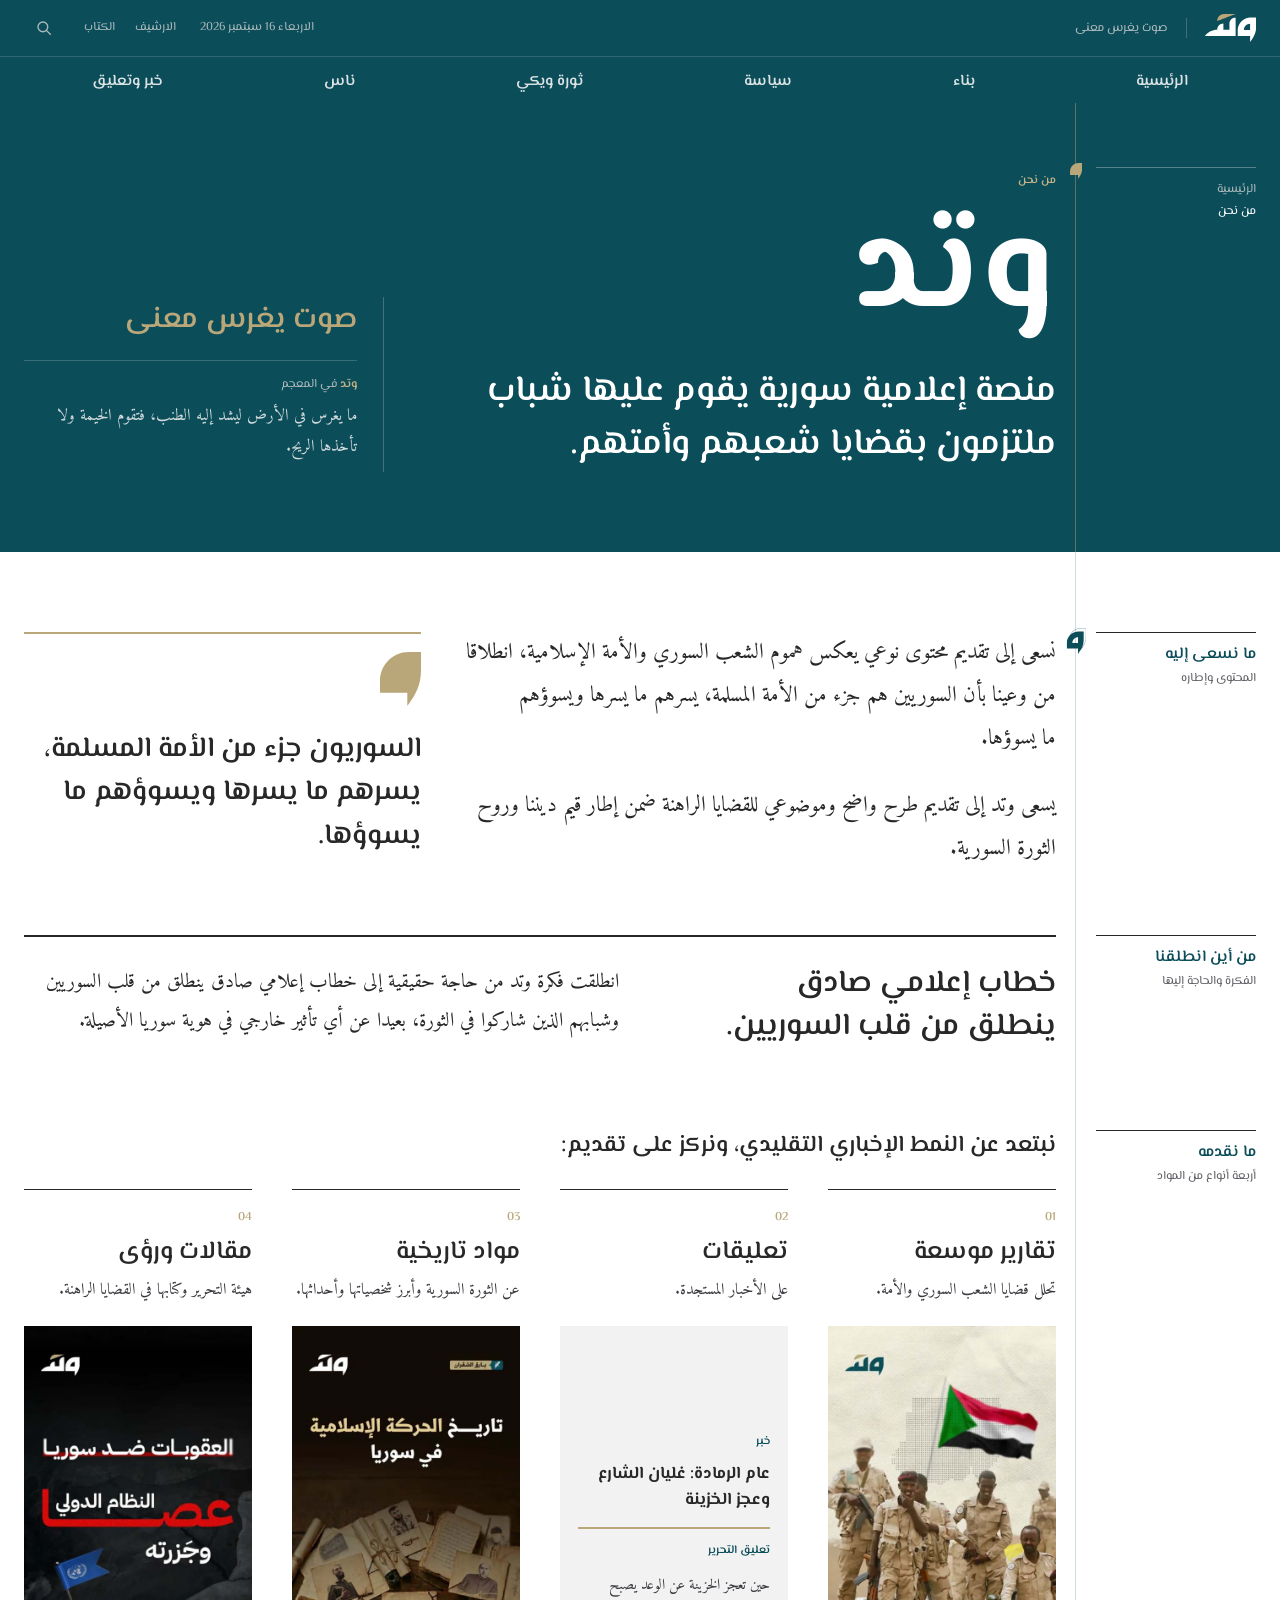
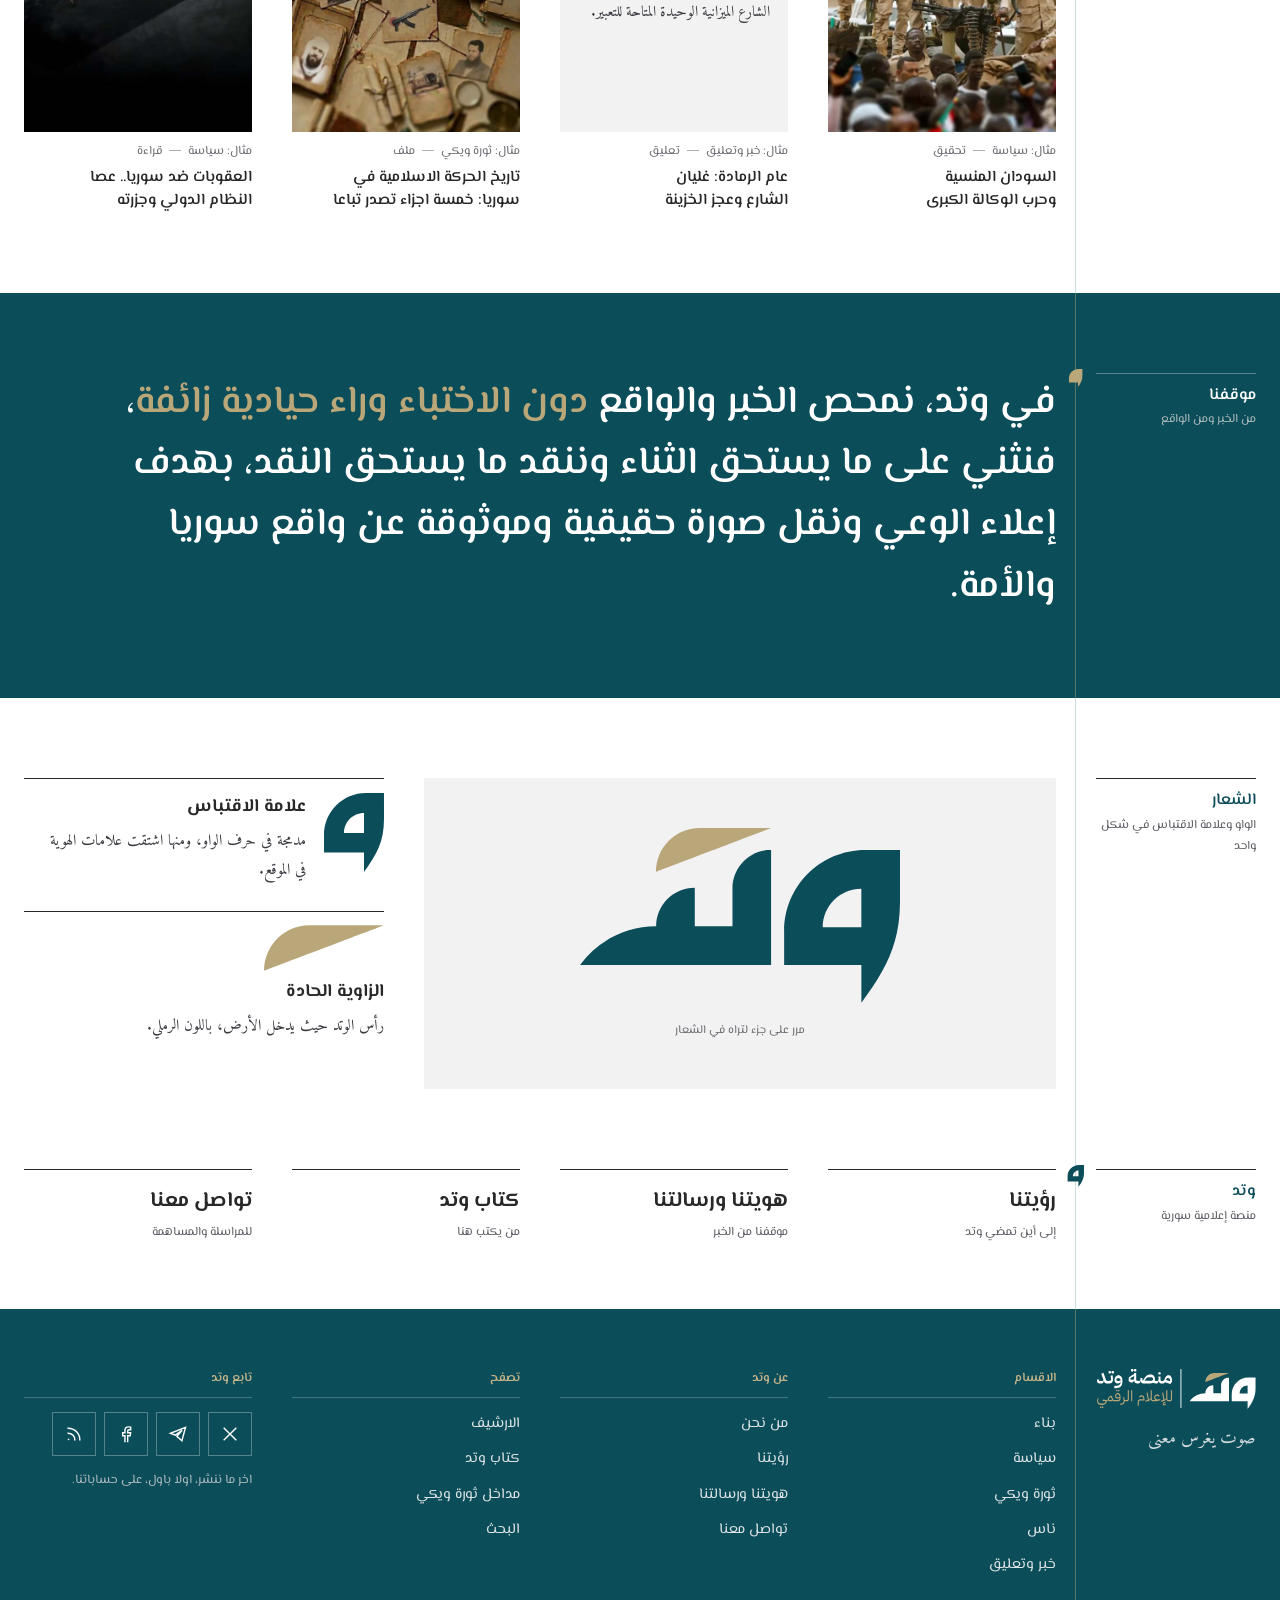
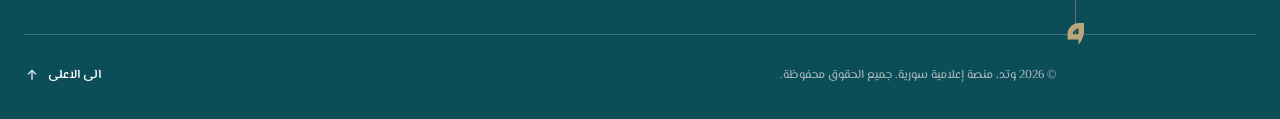
<file: about.html>
<!doctype html>
<html lang="ar" dir="rtl">
<head>
<meta charset="utf-8">
<meta name="viewport" content="width=device-width, initial-scale=1">
<title>من نحن | وتد</title>
<meta name="description" content="وتد منصة إعلامية سورية يقوم عليها شباب ملتزمون بقضايا شعبهم وأمتهم.">
<meta name="theme-color" content="#0C4D5A">
<link rel="icon" href="assets/img/brand/logo-mark.svg" type="image/svg+xml">
<link rel="preconnect" href="https://fonts.googleapis.com">
<link rel="preconnect" href="https://fonts.gstatic.com" crossorigin>
<link rel="stylesheet" href="https://fonts.googleapis.com/css2?family=El+Messiri:wght@400;500;600;700&family=Amiri:wght@400;700&display=swap">
<link rel="stylesheet" href="assets/css/watad.css?v=18">
</head>
<body>
<a class="skip" href="#main">تخط الى المحتوى</a>
<!-- @partial: header -->
<header class="site-header" data-header>
 <div class="container site-header__bar">
  <a class="site-header__logo" href="index.html" aria-label="وتد، الصفحة الرئيسية"><svg viewBox="0 0 90.11 49.2" xmlns="http://www.w3.org/2000/svg" width="51.3" height="28" aria-hidden="true"><g><g><path fill="#FFFFFF" d="M80.31,6.21c-12.6,0-22.82,10.22-22.82,22.82v9.55h21.75s0,10.62,0,10.62c7.06-9.56,10.88-16.77,10.88-28.66V6.21h-9.8ZM79.23,27.96h-10.88c0-6.01,4.87-10.88,10.88-10.88v10.88Z"/><path fill="#FFFFFF" d="M53.81,6.15v32.43H0l.12-.16c5.01-6.74,12.92-10.72,21.32-10.72h0c0-6.01,4.87-10.88,10.88-10.88v10.88h10.62v-10.68c0-6.01,4.87-10.88,10.88-10.88Z"/></g><path fill="#B9A779" d="M21.38,12.3h0c0-6.79,5.51-12.3,12.3-12.3h20.13S21.38,12.3,21.38,12.3Z"/></g></svg></a>
  <span class="site-header__tag hide-tablet">صوت يغرس معنى</span>
  <div class="site-header__tools">
   <time class="site-header__date hide-tablet" datetime="2026-09-16">الاربعاء 16 سبتمبر 2026</time>
   <a href="archive.html" class="hide-tablet">الارشيف</a>
   <a href="writers.html" class="hide-tablet">الكتاب</a>
   <button class="icon-btn" type="button" data-search-open aria-label="بحث"><svg viewBox="0 0 24 24" fill="none" stroke="currentColor" stroke-width="1.8" aria-hidden="true"><circle cx="10.5" cy="10.5" r="6.5"/><path d="M15.5 15.5L21 21"/></svg></button>
   <button class="icon-btn burger" type="button" data-drawer-open aria-label="القائمة"><svg viewBox="0 0 24 24" fill="none" stroke="currentColor" stroke-width="1.8" aria-hidden="true"><path d="M3 7h18M3 12h18M3 17h18"/></svg></button>
  </div>
 </div>
 <div class="site-header__sub"><div class="container site-header__subin">
  <a class="site-header__mark" href="index.html" aria-label="وتد، الصفحة الرئيسية"><svg viewBox="0 0 90.11 49.2" xmlns="http://www.w3.org/2000/svg" width="40.3" height="22" aria-hidden="true"><g><g><path fill="#FFFFFF" d="M80.31,6.21c-12.6,0-22.82,10.22-22.82,22.82v9.55h21.75s0,10.62,0,10.62c7.06-9.56,10.88-16.77,10.88-28.66V6.21h-9.8ZM79.23,27.96h-10.88c0-6.01,4.87-10.88,10.88-10.88v10.88Z"/><path fill="#FFFFFF" d="M53.81,6.15v32.43H0l.12-.16c5.01-6.74,12.92-10.72,21.32-10.72h0c0-6.01,4.87-10.88,10.88-10.88v10.88h10.62v-10.68c0-6.01,4.87-10.88,10.88-10.88Z"/></g><path fill="#B9A779" d="M21.38,12.3h0c0-6.79,5.51-12.3,12.3-12.3h20.13S21.38,12.3,21.38,12.3Z"/></g></svg></a>
  <nav class="site-header__secs" aria-label="الاقسام"><a href="index.html">الرئيسية</a><a href="category.html">بناء</a><a href="category.html">سياسة</a><a href="category.html">ثورة ويكي</a><a href="category.html">ناس</a><a href="news.html">خبر وتعليق</a></nav>
  <div class="site-header__acts"><button class="icon-btn" type="button" data-search-open aria-label="بحث"><svg viewBox="0 0 24 24" fill="none" stroke="currentColor" stroke-width="1.8" aria-hidden="true"><circle cx="10.5" cy="10.5" r="6.5"/><path d="M15.5 15.5L21 21"/></svg></button><button class="icon-btn burger" type="button" data-drawer-open aria-label="القائمة"><svg viewBox="0 0 24 24" fill="none" stroke="currentColor" stroke-width="1.8" aria-hidden="true"><path d="M3 7h18M3 12h18M3 17h18"/></svg></button></div>
 </div></div>
</header>
<div class="drawer" data-drawer role="dialog" aria-modal="true" aria-label="القائمة">
 <div class="drawer__top"><svg viewBox="0 0 90.11 49.2" xmlns="http://www.w3.org/2000/svg" width="51.3" height="28" aria-hidden="true"><g><g><path fill="#FFFFFF" d="M80.31,6.21c-12.6,0-22.82,10.22-22.82,22.82v9.55h21.75s0,10.62,0,10.62c7.06-9.56,10.88-16.77,10.88-28.66V6.21h-9.8ZM79.23,27.96h-10.88c0-6.01,4.87-10.88,10.88-10.88v10.88Z"/><path fill="#FFFFFF" d="M53.81,6.15v32.43H0l.12-.16c5.01-6.74,12.92-10.72,21.32-10.72h0c0-6.01,4.87-10.88,10.88-10.88v10.88h10.62v-10.68c0-6.01,4.87-10.88,10.88-10.88Z"/></g><path fill="#B9A779" d="M21.38,12.3h0c0-6.79,5.51-12.3,12.3-12.3h20.13S21.38,12.3,21.38,12.3Z"/></g></svg><button class="icon-btn" type="button" data-drawer-close aria-label="اغلاق" style="color:#fff"><svg viewBox="0 0 24 24" fill="none" stroke="currentColor" stroke-width="1.8" aria-hidden="true"><path d="M5 5l14 14M19 5L5 19"/></svg></button></div>
 <nav style="margin-top:26px" aria-label="القائمة الرئيسية"><a href="index.html">الرئيسية<span></span></a><a href="category.html">بناء<span>96 مادة</span></a><a href="category.html">سياسة<span>164 مادة</span></a><a href="category.html">ثورة ويكي<span>83 مادة</span></a><a href="category.html">ناس<span>41 مادة</span></a><a href="news.html">خبر وتعليق<span>28 مادة</span></a><a href="archive.html">الارشيف<span>412 مادة</span></a><a href="writers.html">كتاب وتد<span>45 كاتبا</span></a></nav>
 <div class="drawer__more"><a href="about.html">من نحن</a><a href="#">تواصل معنا</a></div>
</div>
<div class="search-overlay" data-search-overlay role="dialog" aria-modal="true" aria-label="البحث">
 <button class="icon-btn search-overlay__close" type="button" data-search-close aria-label="اغلاق"><svg viewBox="0 0 24 24" fill="none" stroke="currentColor" stroke-width="1.8" aria-hidden="true"><path d="M5 5l14 14M19 5L5 19"/></svg></button>
 <form action="search.html" method="get" role="search">
  <label class="sr-only" for="q-overlay">ابحث في وتد</label>
  <input id="q-overlay" name="q" type="search" placeholder="ابحث في وتد" autocomplete="off">
  <button class="btn" type="submit">بحث</button>
 </form>
</div>
<!-- @endpartial -->
<main id="main" class="page">
<div class="axis-layer" aria-hidden="true"><div class="container"><i class="axis"></i></div></div>
<section class="band  pt-l pb-xl" aria-label="من نحن"><div class="axis-layer" aria-hidden="true"><div class="container"><i class="axis"></i></div></div><div class="container section"><div class="l">
 <div class="rail"><span class="wedge"><svg viewBox="0 0 52.46 69.13" xmlns="http://www.w3.org/2000/svg" width="12.1" height="16" aria-hidden="true"><path fill="#0C4D5A" d="M36.7,0C16.43,0,0,16.43,0,36.7v15.35h34.97s0,17.08,0,17.08c11.35-15.37,17.49-26.96,17.49-46.08V0h-15.76Z"/></svg></span><nav class="crumbs rail-label" aria-label="مسار التنقل"><a href="index.html">الرئيسية</a><br><span aria-current="page">من نحن</span></nav></div>
 <div class="body"><span class="kicker">من نحن</span>
  <div class="ab-hero" style="margin-top:12px">
   <div><h1 class="t-mega" aria-label="وتد"><span class="tw" style="--i:0">وتد</span></h1><p class="ab-lead"><span class="tw" style="--i:3">منصة</span> <span class="tw" style="--i:4">إعلامية</span> <span class="tw" style="--i:5">سورية</span> <span class="tw" style="--i:6">يقوم</span> <span class="tw" style="--i:7">عليها</span> <span class="tw" style="--i:8">شباب</span> <span class="tw" style="--i:9">ملتزمون</span> <span class="tw" style="--i:10">بقضايا</span> <span class="tw" style="--i:11">شعبهم</span> <span class="tw" style="--i:12">وأمتهم.</span></p></div>
   <div class="note" style="padding-bottom:10px"><div class="ab-motto" style="font-size:30px;font-weight:600;color:var(--sand);line-height:1.5">صوت يغرس معنى</div>
    <div style="border-top:1px solid rgba(255,255,255,.18);margin-top:18px;padding-top:14px"><div class="cap" style="color:var(--on-dark-2)"><span class="u-sand" style="font-weight:600">وتد</span> في المعجم</div>
     <p class="dek" style="font-size:16.5px;margin-top:6px">ما يغرس في الأرض ليشد إليه الطنب، فتقوم الخيمة ولا تأخذها الريح.</p></div></div>
  </div></div></div></div></section>
<section class="section "><div class="container"><div class="l pt-xl" id="vision">
 <div class="rail"><span class="wedge"><svg viewBox="0 0 59.89 80.1" xmlns="http://www.w3.org/2000/svg" width="19.4" height="26" aria-hidden="true"><path fill="#0C4D5A" d="M59.21.68v22.37c0,18.08-5.43,29.27-16.13,44.01v-15.68H8.1v-14.67c0-19.86,16.16-36.02,36.02-36.02h15.08M59.89,0h-15.76C23.86,0,7.43,16.43,7.43,36.7v15.35h34.97v17.08c11.35-15.37,17.49-26.96,17.49-46.08V0h0Z"/><path fill="#0C4D5A" d="M36.7,10.97C16.43,10.97,0,27.4,0,47.67v15.35h34.97s0,17.08,0,17.08c11.35-15.37,17.49-26.96,17.49-46.08V10.97h-15.76ZM34.97,45.94h-17.49c0-9.66,7.83-17.49,17.49-17.49v17.49Z"/></svg></span><div class="rail-label"><b>ما نسعى إليه</b>المحتوى وإطاره</div></div>
 <div class="body split">
  <div class="prose"><p style="font-size:22px">نسعى إلى تقديم محتوى نوعي يعكس هموم الشعب السوري والأمة الإسلامية، انطلاقا من وعينا بأن السوريين هم جزء من الأمة المسلمة، يسرهم ما يسرها ويسوؤهم ما يسوؤها.</p><p style="font-size:22px">يسعى وتد إلى تقديم طرح واضح وموضوعي للقضايا الراهنة ضمن إطار قيم ديننا وروح الثورة السورية.</p></div>
  <figure class="pull" style="margin:0"><svg viewBox="0 0 52.46 69.13" xmlns="http://www.w3.org/2000/svg" width="41.0" height="54" aria-hidden="true"><path fill="#B9A779" d="M36.7,0C16.43,0,0,16.43,0,36.7v15.35h34.97s0,17.08,0,17.08c11.35-15.37,17.49-26.96,17.49-46.08V0h-15.76Z"/></svg><blockquote style="margin:0"><p class="pull__text">السوريون جزء من الأمة المسلمة، يسرهم ما يسرها ويسوؤهم ما يسوؤها.</p></blockquote></figure>
 </div></div></div></section>
<section class="section "><div class="container"><div class="l pt-l">
 <div class="rail"><div class="rail-label"><b>من أين انطلقنا</b>الفكرة والحاجة إليها</div></div>
 <div class="body split--rev rule-2" style="display:grid;gap:var(--gap);padding-top:26px">
  <h2 class="t-l">خطاب إعلامي صادق ينطلق من قلب السوريين.</h2>
  <div class="prose"><p>انطلقت فكرة وتد من حاجة حقيقية إلى خطاب إعلامي صادق ينطلق من قلب السوريين وشبابهم الذين شاركوا في الثورة، بعيدا عن أي تأثير خارجي في هوية سوريا الأصيلة.</p></div>
 </div></div></div></section>
<section class="section "><div class="container"><div class="l pt-xl">
 <div class="rail"><div class="rail-label"><b>ما نقدمه</b>أربعة أنواع من المواد</div></div>
 <div class="body"><h2 class="t-m" style="max-width:720px">نبتعد عن النمط الإخباري التقليدي، ونركز على تقديم:</h2>
  <div class="ab-offer" style="margin-top:26px" data-arrive><div class="ab-offer__h"><i>01</i><b>تقارير موسعة</b><p>تحلل قضايا الشعب السوري والأمة.</p></div><div class="ab-offer__h"><i>02</i><b>تعليقات</b><p>على الأخبار المستجدة.</p></div><div class="ab-offer__h"><i>03</i><b>مواد تاريخية</b><p>عن الثورة السورية وأبرز شخصياتها وأحداثها.</p></div><div class="ab-offer__h"><i>04</i><b>مقالات ورؤى</b><p>هيئة التحرير وكتابها في القضايا الراهنة.</p></div></div>
  <div class="ab-offer ab-offer--media" data-arrive><article class="story"><img class="poster" src="assets/img/posts/p01.jpg" alt="السودان المنسية وحرب الوكالة الكبرى" width="540" height="960" loading="lazy"><div class="cap" style="margin-top:10px">مثال: سياسة<span class="sep">، </span>تحقيق</div><h3 class="story__title t-xs" style="margin-top:4px">السودان المنسية وحرب الوكالة الكبرى</h3><a class="stretched" href="article.html" aria-label="السودان المنسية وحرب الوكالة الكبرى"></a></article><article class="story ab-note"><div class="ab-note__card" aria-hidden="true"><span class="post__label">خبر</span><b>عام الرمادة: غليان الشارع وعجز الخزينة</b><i></i><span class="post__label">تعليق التحرير</span><p>حين تعجز الخزينة عن الوعد يصبح الشارع الميزانية الوحيدة المتاحة للتعبير.</p></div><div class="cap" style="margin-top:10px">مثال: خبر وتعليق<span class="sep">، </span>تعليق</div><h3 class="story__title t-xs" style="margin-top:4px">عام الرمادة: غليان الشارع وعجز الخزينة</h3><a class="stretched" href="news.html#n-6" aria-label="عام الرمادة: غليان الشارع وعجز الخزينة"></a></article><article class="story"><img class="poster" src="assets/img/posts/p06.jpg" alt="تاريخ الحركة الاسلامية في سوريا: خمسة اجزاء تصدر تباعا" width="540" height="960" loading="lazy"><div class="cap" style="margin-top:10px">مثال: ثورة ويكي<span class="sep">، </span>ملف</div><h3 class="story__title t-xs" style="margin-top:4px">تاريخ الحركة الاسلامية في سوريا: خمسة اجزاء تصدر تباعا</h3><a class="stretched" href="article.html" aria-label="تاريخ الحركة الاسلامية في سوريا: خمسة اجزاء تصدر تباعا"></a></article><article class="story"><img class="poster" src="assets/img/posts/p07.jpg" alt="العقوبات ضد سوريا.. عصا النظام الدولي وجزرته" width="540" height="960" loading="lazy"><div class="cap" style="margin-top:10px">مثال: سياسة<span class="sep">، </span>قراءة</div><h3 class="story__title t-xs" style="margin-top:4px">العقوبات ضد سوريا.. عصا النظام الدولي وجزرته</h3><a class="stretched" href="article.html" aria-label="العقوبات ضد سوريا.. عصا النظام الدولي وجزرته"></a></article></div>
 </div></div></div></section>
<div class="pt-xl"></div><section class="band  pt-xl pb-xl" aria-label="موقفنا"><div class="axis-layer" aria-hidden="true"><div class="container"><i class="axis"></i></div></div><div class="container section"><div class="l" id="stance">
 <div class="rail"><span class="wedge"><svg viewBox="0 0 52.46 69.13" xmlns="http://www.w3.org/2000/svg" width="13.7" height="18" aria-hidden="true"><path fill="#B9A779" d="M36.7,0C16.43,0,0,16.43,0,36.7v15.35h34.97s0,17.08,0,17.08c11.35-15.37,17.49-26.96,17.49-46.08V0h-15.76Z"/></svg></span><div class="rail-label"><b>موقفنا</b>من الخبر ومن الواقع</div></div>
 <div class="body"><p class="ab-stance" data-ink>في وتد، نمحص الخبر والواقع <span class="u-sand">دون الاختباء وراء حيادية زائفة</span>، فنثني على ما يستحق الثناء وننقد ما يستحق النقد، بهدف إعلاء الوعي ونقل صورة حقيقية وموثوقة عن واقع سوريا والأمة.</p></div>
</div></div></section>
<section class="section "><div class="container"><div class="l pt-xl">
 <div class="rail"><div class="rail-label"><b>الشعار</b>الواو وعلامة الاقتباس في شكل واحد</div></div>
 <div class="body ab-mark">
  <div class="ab-mark__art"><svg width="320" height="174.7" viewBox="0 0 90.11 49.2" xmlns="http://www.w3.org/2000/svg" role="img" aria-label="وتد"><path class="mk-quote" fill="#0C4D5A" d="M80.31,6.21c-12.6,0-22.82,10.22-22.82,22.82v9.55h21.75s0,10.62,0,10.62c7.06-9.56,10.88-16.77,10.88-28.66V6.21h-9.8ZM79.23,27.96h-10.88c0-6.01,4.87-10.88,10.88-10.88v10.88Z"/><path class="mk-letters" fill="#0C4D5A" d="M53.81,6.15v32.43H0l.12-.16c5.01-6.74,12.92-10.72,21.32-10.72h0c0-6.01,4.87-10.88,10.88-10.88v10.88h10.62v-10.68c0-6.01,4.87-10.88,10.88-10.88Z"/><path class="mk-cut" fill="#B9A779" d="M21.38,12.3h0c0-6.79,5.51-12.3,12.3-12.3h20.13S21.38,12.3,21.38,12.3Z"/></svg><p class="ab-mark__hint">مرر على جزء لتراه في الشعار</p></div>
  <div class="stack" style="--s:26px">
   <div class="rule ab-part" data-part="quote" tabindex="0" style="padding-top:14px;display:flex;gap:18px"><div style="flex:0 0 60px"><svg width="60" height="79" viewBox="0 0 52.46 69.13" xmlns="http://www.w3.org/2000/svg" aria-hidden="true"><path fill="#0C4D5A" d="M36.7,0C16.43,0,0,16.43,0,36.7v15.35h34.97s0,17.08,0,17.08c11.35-15.37,17.49-26.96,17.49-46.08V0h-15.76ZM34.97,34.97h-17.49c0-9.66,7.83-17.49,17.49-17.49v17.49Z"/></svg></div>
    <div><b style="font-size:18px">علامة الاقتباس</b><p class="dek" style="font-size:15.5px;margin-top:6px">مدمجة في حرف الواو، ومنها اشتقت علامات الهوية في الموقع.</p></div></div>
   <div class="rule ab-part" data-part="cut" tabindex="0" style="padding-top:14px"><div style="height:44px;display:flex;align-items:center"><svg width="120" height="46" viewBox="21.38 0 32.43 12.3" xmlns="http://www.w3.org/2000/svg" aria-hidden="true"><path fill="#B9A779" d="M21.38,12.3h0c0-6.79,5.51-12.3,12.3-12.3h20.13S21.38,12.3,21.38,12.3Z"/></svg></div>
    <b style="font-size:18px;display:block;margin-top:8px">الزاوية الحادة</b><p class="dek" style="font-size:15.5px;margin-top:6px">رأس الوتد حيث يدخل الأرض، باللون الرملي.</p></div>
  </div></div></div></div></section>
<section class="section "><div class="container"><div class="l pt-xl pb-l">
 <div class="rail"><span class="wedge"><svg viewBox="0 0 52.46 69.13" xmlns="http://www.w3.org/2000/svg" width="16.7" height="22" aria-hidden="true"><path fill="#0C4D5A" d="M36.7,0C16.43,0,0,16.43,0,36.7v15.35h34.97s0,17.08,0,17.08c11.35-15.37,17.49-26.96,17.49-46.08V0h-15.76ZM34.97,34.97h-17.49c0-9.66,7.83-17.49,17.49-17.49v17.49Z"/></svg></span><div class="rail-label"><b>وتد</b>منصة إعلامية سورية</div></div>
 <div class="body cols-4 ab-links" data-arrive><a class="rule" href="#vision" style="padding-top:15px;display:block"><b style="font-size:21px;display:block">رؤيتنا</b><span class="meta">إلى أين تمضي وتد</span></a><a class="rule" href="#stance" style="padding-top:15px;display:block"><b style="font-size:21px;display:block">هويتنا ورسالتنا</b><span class="meta">موقفنا من الخبر</span></a><a class="rule" href="writers.html" style="padding-top:15px;display:block"><b style="font-size:21px;display:block">كتاب وتد</b><span class="meta">من يكتب هنا</span></a><a class="rule" href="#" style="padding-top:15px;display:block"><b style="font-size:21px;display:block">تواصل معنا</b><span class="meta">للمراسلة والمساهمة</span></a></div></div></div></section>
</main>
<!-- @partial: footer -->
<footer class="site-footer">
 <div class="site-footer__part"><div class="axis-layer" aria-hidden="true"><div class="container"><i class="axis"></i></div></div>
 <div class="container"><div class="l site-footer__main">
  <div class="rail site-footer__brand"><a class="site-footer__logo" href="index.html" aria-label="منصة وتد للاعلام الرقمي"><svg viewBox="0 0 216.99 54.74" xmlns="http://www.w3.org/2000/svg" width="158.6" height="40" aria-hidden="true"><g><g><path fill="#FFFFFF" d="M3.44,19.84c-1.09,0-1.94-.29-2.54-.86s-.9-1.46-.9-2.66v-1.91h2.79v1.86h3.72c.8,0,1.36-.09,1.68-.26.32-.17.48-.48.48-.92,0-.2-.04-.45-.12-.74-.08-.29-.2-.62-.34-.98l-2.46-7,3.03-1.09,2.76,7.84c.22.64.43,1.16.64,1.56.21.4.42.72.64.96.22.24.46.4.72.49.26.09.56.14.89.14h.79v2.84l-.74.74c-.69,0-1.29-.05-1.8-.16s-.97-.29-1.37-.55-.76-.6-1.08-1.03c-.32-.43-.62-.97-.92-1.63l-.11.03c-.2,1.2-.58,2.06-1.13,2.57-.56.51-1.42.77-2.58.77h-2.05Z"/><path fill="#FFFFFF" d="M14.49,17l.74-.74h.68c1.28,0,2.15-.13,2.64-.4.48-.26.72-.74.72-1.43,0-.29-.02-.66-.07-1.11-.05-.45-.13-1.04-.26-1.79l-.44-2.46,2.68-.44.38,2.46c.09.62.16,1.23.22,1.82.05.59.08,1.1.08,1.52,0,1.86-.47,3.23-1.42,4.1-.95.87-2.46,1.31-4.54,1.31h-1.42v-2.84ZM17.16,6.12c-.44,0-.8-.13-1.08-.4-.28-.26-.42-.69-.42-1.27s.14-1.03.42-1.3c.28-.26.64-.4,1.08-.4h.46c.44,0,.8.13,1.08.4.28.26.42.7.42,1.3s-.14,1.01-.42,1.27c-.28.26-.64.4-1.08.4h-.46ZM21.24,6.12c-.44,0-.8-.13-1.08-.4-.28-.26-.42-.69-.42-1.27s.14-1.03.42-1.3c.28-.26.64-.4,1.08-.4h.46c.44,0,.8.13,1.08.4.28.26.42.7.42,1.3s-.14,1.01-.42,1.27c-.28.26-.64.4-1.08.4h-.46Z"/><path fill="#FFFFFF" d="M23.67,22.82h1.8c2.33,0,4.05-.43,5.14-1.3,1.09-.87,1.64-2.02,1.64-3.46v-.68h-.16c-.26.84-.69,1.46-1.3,1.87-.61.41-1.36.62-2.25.62-1.48,0-2.62-.42-3.44-1.26-.82-.84-1.23-2.01-1.23-3.53,0-.91.14-1.76.41-2.54s.65-1.47,1.13-2.05,1.06-1.04,1.72-1.37c.66-.33,1.39-.49,2.17-.49,1.71,0,3.05.71,4.02,2.13.97,1.42,1.45,3.4,1.45,5.93,0,1.53-.19,2.89-.57,4.09-.38,1.19-.96,2.21-1.72,3.05-.77.84-1.72,1.48-2.86,1.91-1.14.44-2.46.66-3.95.66h-2v-3.58ZM29.3,16.26c.75,0,1.35-.04,1.82-.12.46-.08.83-.22,1.11-.42-.04-1.06-.36-1.9-.96-2.54-.6-.64-1.36-.96-2.27-.96-.78,0-1.42.23-1.9.68-.48.46-.72,1.03-.72,1.72,0,.58.2,1,.6,1.26.4.26.98.38,1.75.38h.57Z"/><path fill="#FFFFFF" d="M55.56,19.84c-1.66-.02-2.86-.39-3.59-1.12-.74-.73-1.11-1.8-1.11-3.23v-.22h-.16c-.27,1.15-.69,1.95-1.24,2.42s-1.35.7-2.39.7c-1.28,0-2.25-.34-2.91-1.03-.67-.68-1-1.65-1-2.91,0-1.37.4-2.5,1.19-3.39.79-.89,1.93-1.72,3.4-2.49l2.98-1.53v-1.48h2.87v9.07c0,.6.14,1.02.42,1.26.28.24.76.36,1.43.36h.85v2.84l-.74.74ZM47.83,14.81c1.08,0,1.83-.12,2.26-.36.43-.24.64-.66.64-1.26v-3.5l-2.24,1.12c-.98.47-1.7.89-2.16,1.26-.46.37-.68.82-.68,1.37,0,.49.16.84.48,1.05.32.21.89.31,1.71.31ZM47.88,3.36c-.44,0-.8-.13-1.08-.4-.28-.26-.42-.69-.42-1.27s.14-1.03.42-1.3C47.09.13,47.45,0,47.88,0h.46c.44,0,.8.13,1.08.4.28.26.42.7.42,1.3s-.14,1.01-.42,1.27c-.28.26-.64.4-1.08.4h-.46ZM51.96,3.36c-.44,0-.8-.13-1.08-.4-.28-.26-.42-.69-.42-1.27s.14-1.03.42-1.3C51.16.13,51.52,0,51.96,0h.46c.44,0,.8.13,1.08.4.28.26.42.7.42,1.3s-.14,1.01-.42,1.27c-.28.26-.64.4-1.08.4h-.46Z"/><path fill="#FFFFFF" d="M80.32,19.84c-.66,0-1.25-.07-1.79-.22-.54-.15-1.04-.41-1.52-.79-1.11.67-2.68,1.01-4.7,1.01h-7.9c-1.4,0-2.48-.27-3.22-.82-.75-.55-1.25-1.4-1.5-2.57h-.14c-.24,1.2-.66,2.07-1.27,2.6-.61.53-1.52.79-2.72.79v-2.84l.74-.74h.85c1.49,0,2.24-.68,2.24-2.05v-1.83h2.68v1.83c0,.89.26,1.49.79,1.78l1.26-2.19c.66-1.15,1.32-2.11,2-2.9.67-.78,1.38-1.42,2.1-1.9.73-.48,1.49-.83,2.3-1.05.8-.22,1.65-.33,2.54-.33,2.04,0,3.59.56,4.63,1.67,1.05,1.11,1.57,2.66,1.57,4.65,0,.42-.02.82-.07,1.19-.05.37-.11.72-.2,1.03.22.04.44.06.66.08.22.02.45.03.68.03h.74v2.84l-.74.74ZM72.32,16.26c1.62,0,2.77-.17,3.44-.51.67-.34,1.01-.97,1.01-1.9s-.26-1.56-.79-1.99c-.53-.44-1.37-.66-2.52-.66h-.82c-.8,0-1.5.04-2.1.12-.6.08-1.15.24-1.65.46-.5.23-.96.55-1.38.96-.42.41-.84.93-1.26,1.57l-1.18,1.78.08.16h7.16Z"/><path fill="#FFFFFF" d="M80.32,17l.74-.74h.85c1.49,0,2.24-.68,2.24-2.05v-4.02h2.68v4.02c0,1.37.68,2.05,2.05,2.05h1.04v2.84l-.74.74c-1.4,0-2.48-.27-3.22-.82-.75-.55-1.25-1.4-1.5-2.57h-.14c-.24,1.2-.66,2.07-1.27,2.6-.61.53-1.52.79-2.72.79v-2.84ZM85.24,7.68c-.44,0-.8-.13-1.08-.4-.28-.26-.42-.69-.42-1.27s.14-1.03.42-1.3c.28-.26.64-.4,1.08-.4h.46c.44,0,.8.13,1.08.4.28.26.42.7.42,1.3s-.14,1.01-.42,1.27c-.28.26-.64.4-1.08.4h-.46Z"/><path fill="#FFFFFF" d="M93.09,18.28c-.42.59-.93.99-1.53,1.22-.6.23-1.39.34-2.38.34v-2.84l.74-.74c.69,0,1.19-.13,1.5-.38.31-.26.58-.69.82-1.31l.77-1.91c.22-.56.47-1.09.77-1.58s.63-.92,1.01-1.27c.38-.35.82-.63,1.31-.83.49-.2,1.06-.3,1.69-.3,1.58,0,2.8.66,3.64,1.97.84,1.31,1.26,3.13,1.26,5.44v.96l-2.3,3.42-7.3-2.17ZM94.45,14.98l5.63,1.67v-.58c0-1.21-.26-2.15-.78-2.82-.52-.67-1.22-1-2.09-1-.64,0-1.16.18-1.56.53-.4.35-.72.86-.96,1.52l-.25.69Z"/><path fill="#B9A779" d="M6.28,49.16c-1.98,0-3.52-.45-4.62-1.35-1.1-.9-1.66-2.15-1.66-3.76,0-.63.08-1.29.26-1.99s.41-1.4.71-2.1l1.27.39c-.26.53-.47,1.09-.63,1.67s-.25,1.13-.25,1.65c0,1.16.38,2.06,1.13,2.7s1.82.96,3.18.96h1.23c1.48,0,2.67-.27,3.56-.81.89-.54,1.4-1.3,1.55-2.28l-4.35-.57v-1.8l2.64.39c.46.07.97.13,1.52.17.55.05,1.01.07,1.36.07v.84l.25.27c0,.87-.16,1.65-.48,2.34-.32.69-.79,1.27-1.4,1.75-.61.48-1.36.84-2.25,1.09s-1.89.38-3.01.38ZM4.84,53.25c-.27,0-.49-.08-.65-.24s-.25-.41-.25-.77.08-.61.25-.77c.16-.16.38-.24.65-.24h.23c.27,0,.49.08.65.24.16.16.25.41.25.77s-.08.61-.25.77c-.16.16-.38.24-.65.24h-.23ZM7.48,53.25c-.27,0-.49-.08-.65-.24s-.25-.41-.25-.77.08-.61.25-.77c.16-.16.38-.24.65-.24h.22c.27,0,.49.08.65.24.16.16.25.41.25.77s-.08.61-.25.77-.38.24-.65.24h-.22Z"/><path fill="#B9A779" d="M12.76,42.9l.41-.41c.45,0,.79-.02,1.03-.06.24-.04.43-.12.58-.25-.04-.15-.07-.3-.08-.45-.01-.15-.02-.31-.02-.49,0-.74.24-1.41.73-2.01.48-.61,1.22-1.23,2.2-1.87l1-.65h1.59l1.45,3.95c.14.37.26.67.38.91.12.24.25.43.39.56.14.14.3.23.47.29s.37.08.6.08h.39v1.35l-.41.41c-.64,0-1.15-.09-1.53-.28-.38-.18-.72-.55-1.02-1.09l-.12.04v1.33h-2.43c-1.76,0-2.89-.51-3.39-1.53h-.08c-.18.52-.42.9-.74,1.15-.31.25-.78.38-1.39.38v-1.35ZM16.03,41.06c0,.49.2.85.59,1.08.39.23,1.01.35,1.86.35h2.23c-.15-.31-.31-.72-.49-1.21l-1.14-3.09-.78.47c-.61.37-1.14.75-1.59,1.14-.45.4-.67.81-.67,1.25Z"/><path fill="#B9A779" d="M23.47,42.9l.41-.41h3.86c.56,0,1.03-.05,1.41-.14.38-.09.69-.25.93-.47.24-.22.41-.5.51-.85.1-.35.15-.77.15-1.28v-.65h-.1c-.19.45-.51.8-.95,1.06-.44.26-.96.39-1.56.39-1.09,0-1.94-.28-2.53-.84s-.9-1.35-.9-2.37c0-.6.09-1.16.28-1.7.18-.53.44-.99.77-1.39s.72-.71,1.17-.94c.46-.23.96-.35,1.5-.35,1.17,0,2.09.5,2.76,1.51.67,1.01,1,2.43,1,4.25,0,1.02-.08,1.89-.23,2.6-.15.71-.4,1.28-.75,1.71-.35.43-.8.74-1.37.93-.57.19-1.26.29-2.1.29h-4.27v-1.35ZM26.92,30.52c-.27,0-.49-.08-.65-.24s-.25-.41-.25-.77.08-.61.25-.77.38-.24.65-.24h.22c.27,0,.49.08.65.24s.25.41.25.77-.08.61-.25.77-.38.24-.65.24h-.22ZM28.54,38.75c.59,0,1.05-.05,1.4-.15.35-.1.62-.26.81-.48-.03-1.04-.26-1.86-.7-2.47-.44-.61-1.02-.92-1.76-.92-.69,0-1.23.22-1.6.66-.38.44-.56,1.03-.56,1.75,0,.57.16.98.48,1.24.32.25.83.38,1.52.38h.41ZM29.56,30.52c-.27,0-.49-.08-.65-.24-.16-.16-.25-.41-.25-.77s.08-.61.25-.77c.16-.16.38-.24.65-.24h.23c.27,0,.49.08.65.24s.25.41.25.77-.08.61-.25.77-.38.24-.65.24h-.23Z"/><path fill="#B9A779" d="M31.87,47.4h.76c.75,0,1.36-.11,1.84-.33.48-.22.85-.51,1.12-.87.27-.36.46-.78.57-1.27.11-.48.16-.99.16-1.52,0-.4-.02-.81-.06-1.24s-.1-.84-.16-1.24l-.43-2.31,1.43-.29.27,1.55c.08.48.15.93.19,1.35.05.42.09.84.11,1.25h1.94v1.35l-.41.41h-1.55c-.05.67-.18,1.3-.38,1.89-.2.59-.49,1.11-.88,1.56s-.89.8-1.51,1.06c-.62.26-1.37.39-2.26.39h-.76v-1.76Z"/><path fill="#B9A779" d="M39.21,42.9l.41-.41h.59c.65,0,1.13-.15,1.42-.45.29-.3.44-.78.44-1.43v-11.49h1.51v11.49c0,1.25-.27,2.17-.81,2.76s-1.39.88-2.57.88h-1v-1.35Z"/><path fill="#B9A779" d="M46.65,29.13h1.51v15.13h-1.51v-15.13Z"/><path fill="#B9A779" d="M55.75,45.15c0-1.29.28-2.25.84-2.85.56-.61,1.44-.91,2.64-.91h4.29v-.02c0-1.17-.22-2.09-.66-2.74-.44-.65-1.07-.98-1.87-.98-.97,0-1.78.51-2.45,1.53l-1.17-1.1c.4-.61.9-1.13,1.52-1.55.62-.42,1.32-.63,2.09-.63,1.25,0,2.23.48,2.92,1.44.69.96,1.04,2.31,1.04,4.04v1.78h-5.72c-.71,0-1.23.16-1.55.49-.33.33-.49.84-.49,1.55v5.27h-1.43v-5.31Z"/><path fill="#B9A779" d="M66.07,43.17l3.45-.9-1.76-9.89,1.45-.27,1.74,9.75c.49-.16.89-.36,1.21-.58.31-.22.57-.5.76-.84.19-.33.32-.74.4-1.21s.11-1.04.11-1.71v-8.4h1.51v11.63c0,1.16.59,1.74,1.76,1.74h.7v1.35l-.41.41c-1.14,0-1.98-.26-2.51-.77-.53-.51-.8-1.32-.8-2.42v-.78h-.1c-.1.52-.22.97-.37,1.35-.15.38-.34.71-.56.98-.22.27-.49.5-.81.67s-.69.33-1.12.45l-4.17,1.12-.47-1.7Z"/><path fill="#B9A779" d="M76.98,42.9l.41-.41h2.58v-.1c-.5-.33-.92-.8-1.26-1.41-.33-.61-.5-1.28-.5-2,0-.61.1-1.17.31-1.68s.48-.94.83-1.3c.35-.36.76-.64,1.24-.84.48-.2.98-.3,1.51-.3.78,0,1.45.16,2.02.48.57.32,1.05.77,1.43,1.36l-1.02,1.19c-.35-.44-.73-.76-1.13-.96-.4-.2-.86-.31-1.38-.31-.78,0-1.37.22-1.77.64-.4.43-.6,1-.6,1.71,0,.38.08.74.25,1.06s.39.61.67.85c.29.24.63.43,1.02.56.4.14.82.2,1.29.2.61,0,1.25-.08,1.9-.25l1.64-.41.39,1.59-2.66.74c-.65.19-1.26.34-1.82.46-.56.12-1.11.21-1.67.28-.55.07-1.12.12-1.72.14-.59.03-1.24.04-1.95.04v-1.35Z"/><path fill="#B9A779" d="M87.39,43.17l3.45-.9-1.76-9.89,1.45-.27,1.74,9.75c.49-.16.89-.36,1.21-.58.31-.22.57-.5.76-.84.19-.33.32-.74.4-1.21s.11-1.04.11-1.71v-8.4h1.51v11.63c0,1.16.59,1.74,1.76,1.74h.7v1.35l-.41.41c-1.14,0-1.98-.26-2.51-.77-.53-.51-.8-1.32-.8-2.42v-.78h-.1c-.1.52-.22.97-.37,1.35-.15.38-.34.71-.56.98-.22.27-.49.5-.81.67s-.69.33-1.12.45l-4.17,1.12-.47-1.7ZM89.98,48.32h.74l.02-.08c-.11-.14-.2-.3-.27-.48-.07-.18-.1-.37-.1-.56,0-.53.18-.97.53-1.33.35-.35.8-.53,1.35-.53.31,0,.63.08.96.24.33.16.57.36.74.62l-.76.92c-.27-.31-.59-.47-.94-.47-.25,0-.45.06-.61.19s-.25.29-.25.48c0,.29.13.51.39.67.26.16.62.25,1.08.25h1.31v1.31h-4.19v-1.23Z"/><path fill="#B9A779" d="M98.3,42.9l.41-.41h.59c.65,0,1.13-.15,1.42-.45.29-.3.44-.78.44-1.43v-11.49h1.51v11.49c0,1.25-.27,2.17-.81,2.76s-1.39.88-2.57.88h-1v-1.35Z"/></g><rect fill="#FFFFFF" x="114.22" width="1.24" height="53.25"/><g><g><path fill="#FFFFFF" d="M207.19,11.75c-12.6,0-22.82,10.22-22.82,22.82v9.55h21.75s0,10.62,0,10.62c7.06-9.56,10.88-16.77,10.88-28.66v-14.33h-9.8ZM206.12,33.5h-10.88c0-6.01,4.87-10.88,10.88-10.88v10.88Z"/><path fill="#FFFFFF" d="M180.69,11.7v32.43h-53.81l.12-.16c5.01-6.74,12.92-10.72,21.32-10.72h0c0-6.01,4.87-10.88,10.88-10.88v10.88h10.62v-10.68c0-6.01,4.87-10.88,10.88-10.88Z"/></g><path fill="#B9A779" d="M148.26,17.84h0c0-6.79,5.51-12.3,12.3-12.3h20.13s-32.43,12.3-32.43,12.3Z"/></g></g></svg></a><p class="site-footer__tag">صوت يغرس معنى</p></div>
  <div class="body site-footer__cols">
   <nav class="site-footer__col" aria-labelledby="ft-secs"><h2 id="ft-secs">الاقسام</h2><ul><li><a href="category.html">بناء</a></li><li><a href="category.html">سياسة</a></li><li><a href="category.html">ثورة ويكي</a></li><li><a href="category.html">ناس</a></li><li><a href="news.html">خبر وتعليق</a></li></ul></nav>
   <nav class="site-footer__col" aria-labelledby="ft-about"><h2 id="ft-about">عن وتد</h2><ul><li><a href="about.html">من نحن</a></li><li><a href="about.html#vision">رؤيتنا</a></li><li><a href="about.html#stance">هويتنا ورسالتنا</a></li><li><a href="#">تواصل معنا</a></li></ul></nav>
   <nav class="site-footer__col" aria-labelledby="ft-browse"><h2 id="ft-browse">تصفح</h2><ul><li><a href="archive.html">الارشيف</a></li><li><a href="writers.html">كتاب وتد</a></li><li><a href="archive.html?section=%D8%AB%D9%88%D8%B1%D8%A9%20%D9%88%D9%8A%D9%83%D9%8A">مداخل ثورة ويكي</a></li><li><a href="search.html" data-search-open>البحث</a></li></ul></nav>
   <div class="site-footer__col site-footer__follow"><h2>تابع وتد</h2><div class="social social--dark"><a href="#" aria-label="اكس" title="اكس"><svg viewBox="0 0 24 24" aria-hidden="true"><path d="M5 5l14 14M19 5L5 19"/></svg></a><a href="#" aria-label="تلغرام" title="تلغرام"><svg viewBox="0 0 24 24" aria-hidden="true"><path d="M21 4L3 11.2l5.8 2.1L17 7.5l-6.3 7.3 6 5.2z"/></svg></a><a href="#" aria-label="فيسبوك" title="فيسبوك"><svg viewBox="0 0 24 24" aria-hidden="true"><path d="M14 21v-7h3l.5-3.5H14V8.5c0-1 .4-1.7 1.8-1.7h1.8V3.7A22 22 0 0 0 15 3.5c-2.6 0-4.3 1.6-4.3 4.4v2.6H8V14h2.7v7"/></svg></a><a href="#" aria-label="الخلاصة" title="الخلاصة"><svg viewBox="0 0 24 24" aria-hidden="true"><path d="M5 5a14 14 0 0 1 14 14M5 11a8 8 0 0 1 8 8"/><path d="M5.5 18.5h.01"/></svg></a></div><p>اخر ما ننشر، اولا باول، على حساباتنا.</p></div>
  </div>
 </div></div></div>
 <div class="container"><div class="l site-footer__base">
  <div class="rail"><span class="wedge site-footer__end"><svg viewBox="0 0 52.46 69.13" xmlns="http://www.w3.org/2000/svg" width="16.7" height="22" aria-hidden="true"><path fill="#B9A779" d="M36.7,0C16.43,0,0,16.43,0,36.7v15.35h34.97s0,17.08,0,17.08c11.35-15.37,17.49-26.96,17.49-46.08V0h-15.76ZM34.97,34.97h-17.49c0-9.66,7.83-17.49,17.49-17.49v17.49Z"/></svg></span></div>
  <div class="body site-footer__legal"><p>© 2026 وتد، منصة إعلامية سورية. جميع الحقوق محفوظة.</p><a class="site-footer__up" href="#top">الى الاعلى<svg viewBox="0 0 24 24" fill="none" stroke="currentColor" stroke-width="1.8" aria-hidden="true"><path d="M12 19V5M6 11l6-6 6 6"/></svg></a></div>
 </div></div>
</footer>
<!-- @endpartial -->
<script src="assets/js/watad.js?v=18" defer></script>
</body>
</html>
</file>
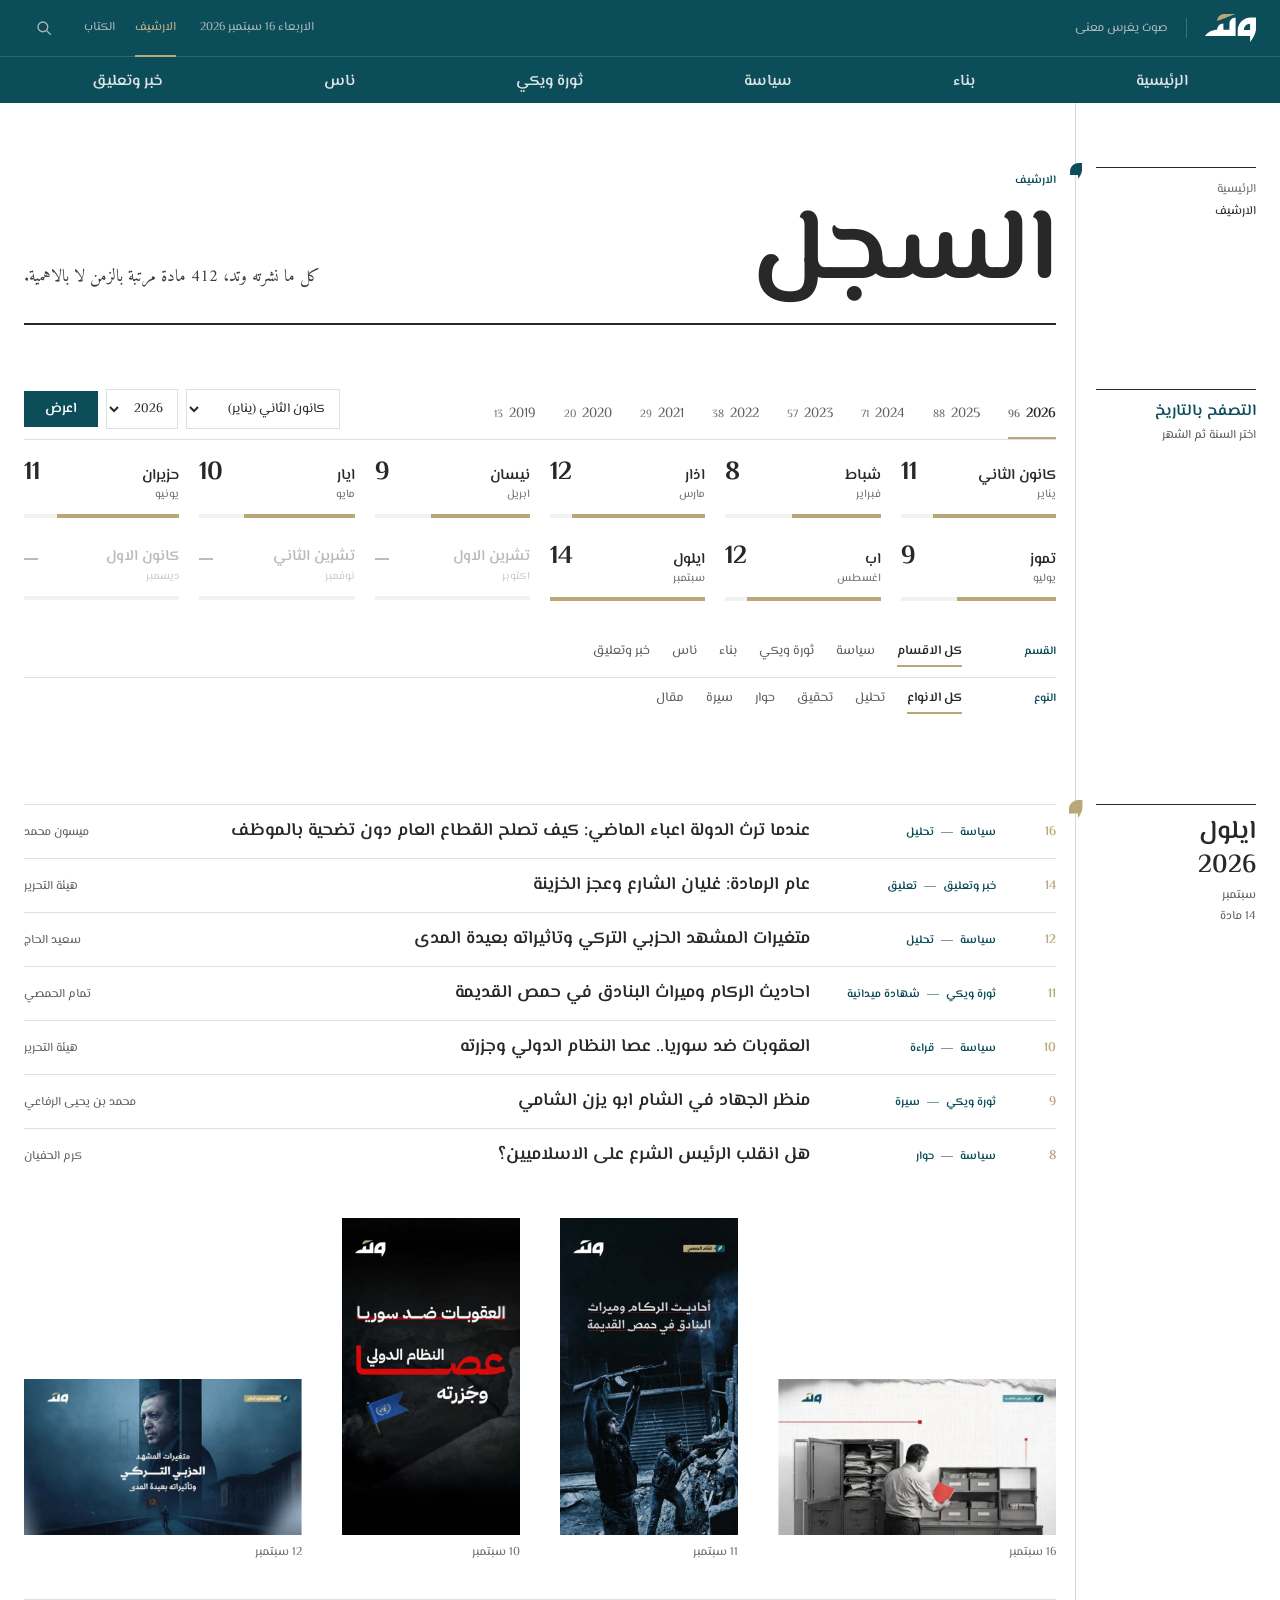
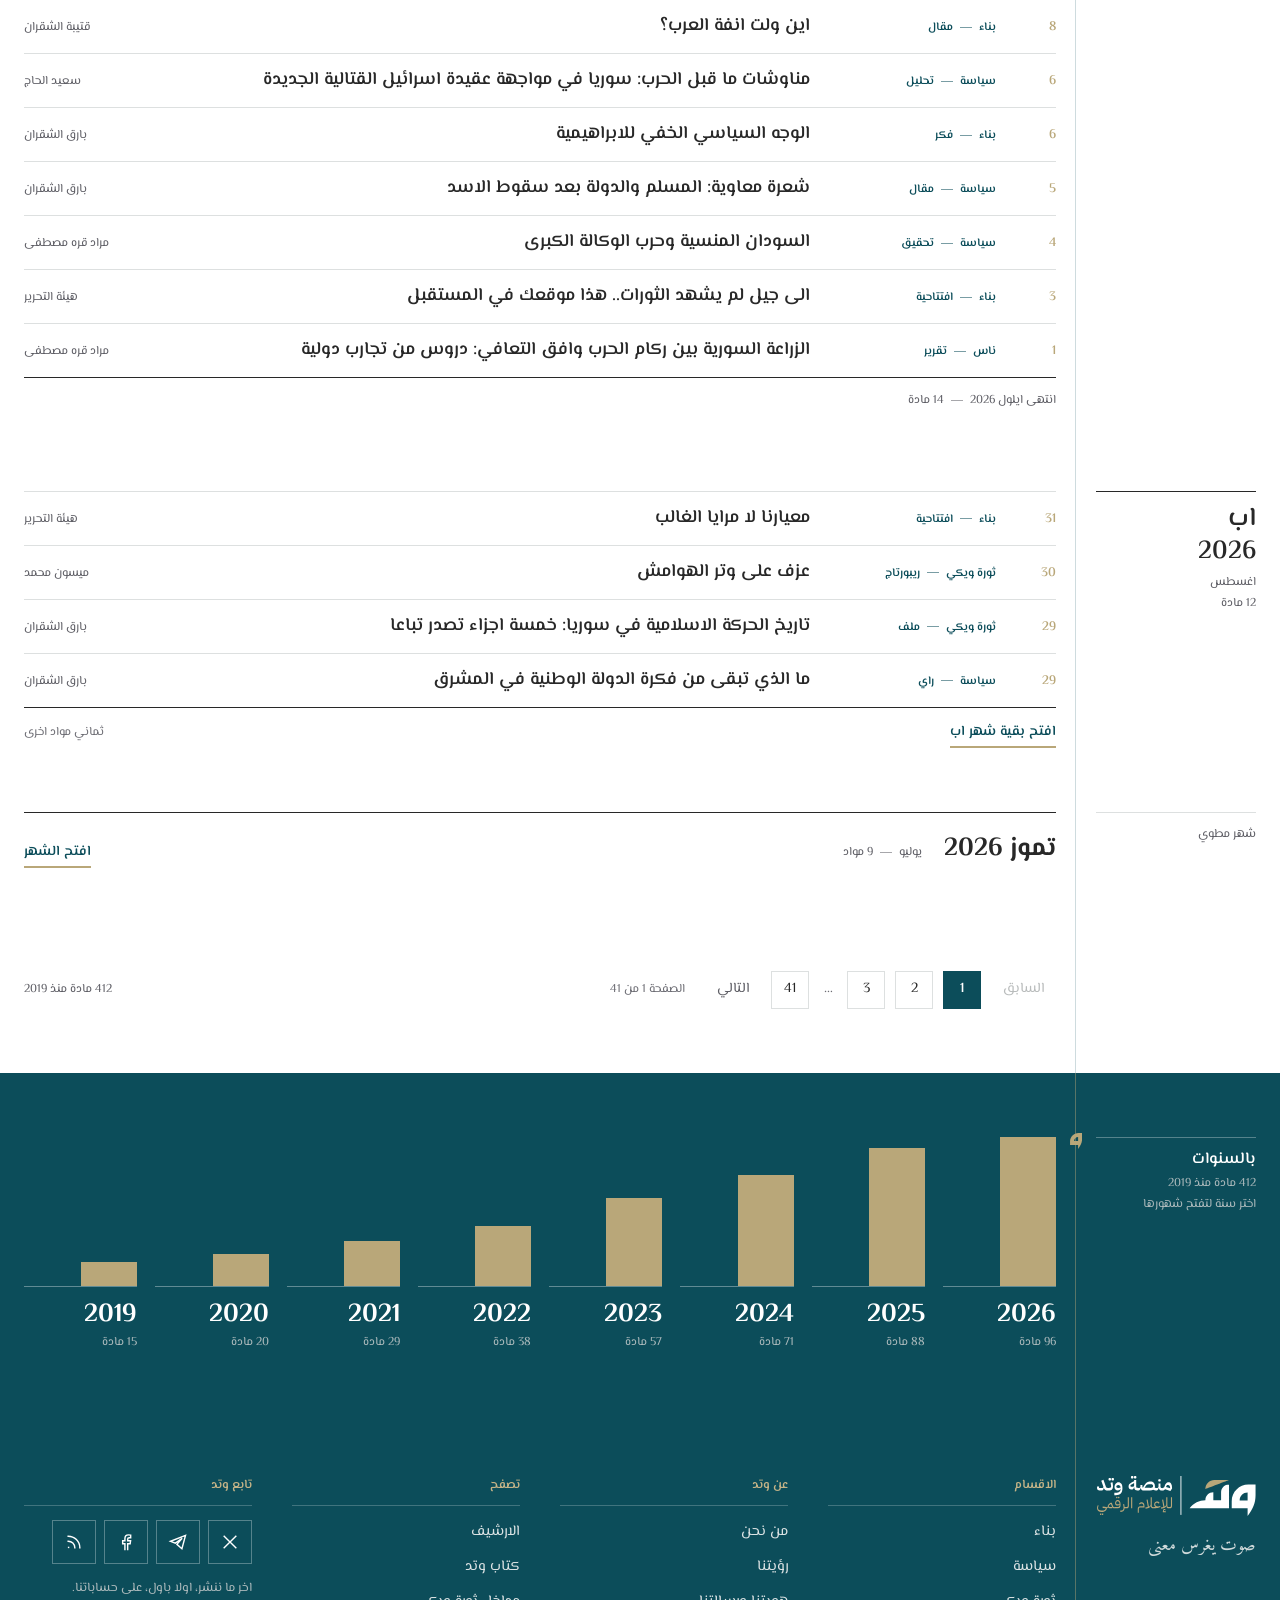
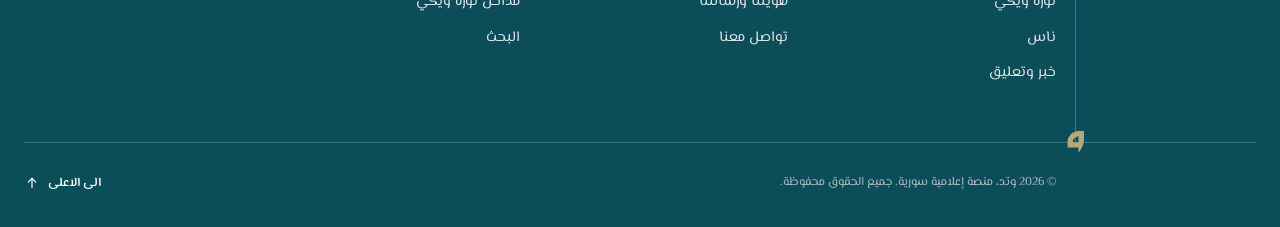
<file: archive.html>
<!doctype html>
<html lang="ar" dir="rtl">
<head>
<meta charset="utf-8">
<meta name="viewport" content="width=device-width, initial-scale=1">
<title>الارشيف | وتد</title>
<meta name="description" content="ارشيف وتد: كل المواد مرتبة بالزمن.">
<meta name="theme-color" content="#0C4D5A">
<link rel="icon" href="assets/img/brand/logo-mark.svg" type="image/svg+xml">
<link rel="preconnect" href="https://fonts.googleapis.com">
<link rel="preconnect" href="https://fonts.gstatic.com" crossorigin>
<link rel="stylesheet" href="https://fonts.googleapis.com/css2?family=El+Messiri:wght@400;500;600;700&family=Amiri:wght@400;700&display=swap">
<link rel="stylesheet" href="assets/css/watad.css?v=18">
</head>
<body>
<a class="skip" href="#main">تخط الى المحتوى</a>
<!-- @partial: header -->
<header class="site-header" data-header>
 <div class="container site-header__bar">
  <a class="site-header__logo" href="index.html" aria-label="وتد، الصفحة الرئيسية"><svg viewBox="0 0 90.11 49.2" xmlns="http://www.w3.org/2000/svg" width="51.3" height="28" aria-hidden="true"><g><g><path fill="#FFFFFF" d="M80.31,6.21c-12.6,0-22.82,10.22-22.82,22.82v9.55h21.75s0,10.62,0,10.62c7.06-9.56,10.88-16.77,10.88-28.66V6.21h-9.8ZM79.23,27.96h-10.88c0-6.01,4.87-10.88,10.88-10.88v10.88Z"/><path fill="#FFFFFF" d="M53.81,6.15v32.43H0l.12-.16c5.01-6.74,12.92-10.72,21.32-10.72h0c0-6.01,4.87-10.88,10.88-10.88v10.88h10.62v-10.68c0-6.01,4.87-10.88,10.88-10.88Z"/></g><path fill="#B9A779" d="M21.38,12.3h0c0-6.79,5.51-12.3,12.3-12.3h20.13S21.38,12.3,21.38,12.3Z"/></g></svg></a>
  <span class="site-header__tag hide-tablet">صوت يغرس معنى</span>
  <div class="site-header__tools">
   <time class="site-header__date hide-tablet" datetime="2026-09-16">الاربعاء 16 سبتمبر 2026</time>
   <a href="archive.html" class="hide-tablet" aria-current="page">الارشيف</a>
   <a href="writers.html" class="hide-tablet">الكتاب</a>
   <button class="icon-btn" type="button" data-search-open aria-label="بحث"><svg viewBox="0 0 24 24" fill="none" stroke="currentColor" stroke-width="1.8" aria-hidden="true"><circle cx="10.5" cy="10.5" r="6.5"/><path d="M15.5 15.5L21 21"/></svg></button>
   <button class="icon-btn burger" type="button" data-drawer-open aria-label="القائمة"><svg viewBox="0 0 24 24" fill="none" stroke="currentColor" stroke-width="1.8" aria-hidden="true"><path d="M3 7h18M3 12h18M3 17h18"/></svg></button>
  </div>
 </div>
 <div class="site-header__sub"><div class="container site-header__subin">
  <a class="site-header__mark" href="index.html" aria-label="وتد، الصفحة الرئيسية"><svg viewBox="0 0 90.11 49.2" xmlns="http://www.w3.org/2000/svg" width="40.3" height="22" aria-hidden="true"><g><g><path fill="#FFFFFF" d="M80.31,6.21c-12.6,0-22.82,10.22-22.82,22.82v9.55h21.75s0,10.62,0,10.62c7.06-9.56,10.88-16.77,10.88-28.66V6.21h-9.8ZM79.23,27.96h-10.88c0-6.01,4.87-10.88,10.88-10.88v10.88Z"/><path fill="#FFFFFF" d="M53.81,6.15v32.43H0l.12-.16c5.01-6.74,12.92-10.72,21.32-10.72h0c0-6.01,4.87-10.88,10.88-10.88v10.88h10.62v-10.68c0-6.01,4.87-10.88,10.88-10.88Z"/></g><path fill="#B9A779" d="M21.38,12.3h0c0-6.79,5.51-12.3,12.3-12.3h20.13S21.38,12.3,21.38,12.3Z"/></g></svg></a>
  <nav class="site-header__secs" aria-label="الاقسام"><a href="index.html">الرئيسية</a><a href="category.html">بناء</a><a href="category.html">سياسة</a><a href="category.html">ثورة ويكي</a><a href="category.html">ناس</a><a href="news.html">خبر وتعليق</a></nav>
  <div class="site-header__acts"><button class="icon-btn" type="button" data-search-open aria-label="بحث"><svg viewBox="0 0 24 24" fill="none" stroke="currentColor" stroke-width="1.8" aria-hidden="true"><circle cx="10.5" cy="10.5" r="6.5"/><path d="M15.5 15.5L21 21"/></svg></button><button class="icon-btn burger" type="button" data-drawer-open aria-label="القائمة"><svg viewBox="0 0 24 24" fill="none" stroke="currentColor" stroke-width="1.8" aria-hidden="true"><path d="M3 7h18M3 12h18M3 17h18"/></svg></button></div>
 </div></div>
</header>
<div class="drawer" data-drawer role="dialog" aria-modal="true" aria-label="القائمة">
 <div class="drawer__top"><svg viewBox="0 0 90.11 49.2" xmlns="http://www.w3.org/2000/svg" width="51.3" height="28" aria-hidden="true"><g><g><path fill="#FFFFFF" d="M80.31,6.21c-12.6,0-22.82,10.22-22.82,22.82v9.55h21.75s0,10.62,0,10.62c7.06-9.56,10.88-16.77,10.88-28.66V6.21h-9.8ZM79.23,27.96h-10.88c0-6.01,4.87-10.88,10.88-10.88v10.88Z"/><path fill="#FFFFFF" d="M53.81,6.15v32.43H0l.12-.16c5.01-6.74,12.92-10.72,21.32-10.72h0c0-6.01,4.87-10.88,10.88-10.88v10.88h10.62v-10.68c0-6.01,4.87-10.88,10.88-10.88Z"/></g><path fill="#B9A779" d="M21.38,12.3h0c0-6.79,5.51-12.3,12.3-12.3h20.13S21.38,12.3,21.38,12.3Z"/></g></svg><button class="icon-btn" type="button" data-drawer-close aria-label="اغلاق" style="color:#fff"><svg viewBox="0 0 24 24" fill="none" stroke="currentColor" stroke-width="1.8" aria-hidden="true"><path d="M5 5l14 14M19 5L5 19"/></svg></button></div>
 <nav style="margin-top:26px" aria-label="القائمة الرئيسية"><a href="index.html">الرئيسية<span></span></a><a href="category.html">بناء<span>96 مادة</span></a><a href="category.html">سياسة<span>164 مادة</span></a><a href="category.html">ثورة ويكي<span>83 مادة</span></a><a href="category.html">ناس<span>41 مادة</span></a><a href="news.html">خبر وتعليق<span>28 مادة</span></a><a href="archive.html" aria-current="page">الارشيف<span>412 مادة</span></a><a href="writers.html">كتاب وتد<span>45 كاتبا</span></a></nav>
 <div class="drawer__more"><a href="about.html">من نحن</a><a href="#">تواصل معنا</a></div>
</div>
<div class="search-overlay" data-search-overlay role="dialog" aria-modal="true" aria-label="البحث">
 <button class="icon-btn search-overlay__close" type="button" data-search-close aria-label="اغلاق"><svg viewBox="0 0 24 24" fill="none" stroke="currentColor" stroke-width="1.8" aria-hidden="true"><path d="M5 5l14 14M19 5L5 19"/></svg></button>
 <form action="search.html" method="get" role="search">
  <label class="sr-only" for="q-overlay">ابحث في وتد</label>
  <input id="q-overlay" name="q" type="search" placeholder="ابحث في وتد" autocomplete="off">
  <button class="btn" type="submit">بحث</button>
 </form>
</div>
<!-- @endpartial -->
<main id="main" class="page">
<div class="axis-layer" aria-hidden="true"><div class="container"><i class="axis"></i></div></div>
<section class="section "><div class="container"><div class="l pt-l">
 <div class="rail"><span class="wedge"><svg viewBox="0 0 52.46 69.13" xmlns="http://www.w3.org/2000/svg" width="12.1" height="16" aria-hidden="true"><path fill="#0C4D5A" d="M36.7,0C16.43,0,0,16.43,0,36.7v15.35h34.97s0,17.08,0,17.08c11.35-15.37,17.49-26.96,17.49-46.08V0h-15.76Z"/></svg></span><nav class="crumbs rail-label" aria-label="مسار التنقل"><a href="index.html">الرئيسية</a><br><span aria-current="page">الارشيف</span></nav></div>
 <div class="body"><span class="kicker">الارشيف</span>
  <div class="ar-title" style="margin-top:10px"><h1 class="t-mega" style="font-size:clamp(64px,8vw,104px);line-height:1" aria-label="السجل"><span class="tw" style="--i:0">السجل</span></h1>
   <p class="dek" style="max-width:440px;padding-bottom:12px">كل ما نشرته وتد، <span data-count>412</span> مادة مرتبة بالزمن لا بالاهمية.</p></div>
 </div></div></div></section>
<section class="section "><div class="container"><div class="l pt-l">
 <div class="rail"><div class="rail-label"><b>التصفح بالتاريخ</b>اختر السنة ثم الشهر</div></div>
 <div class="body arcal" data-arcal>
  <div class="arcal__top"><nav class="tabs arcal__years" aria-label="السنة"><a class="tab is-active" href="archive.html?y=2026" data-year="2026" aria-current="true">2026<small>96</small></a><a class="tab" href="archive.html?y=2025" data-year="2025">2025<small>88</small></a><a class="tab" href="archive.html?y=2024" data-year="2024">2024<small>71</small></a><a class="tab" href="archive.html?y=2023" data-year="2023">2023<small>57</small></a><a class="tab" href="archive.html?y=2022" data-year="2022">2022<small>38</small></a><a class="tab" href="archive.html?y=2021" data-year="2021">2021<small>29</small></a><a class="tab" href="archive.html?y=2020" data-year="2020">2020<small>20</small></a><a class="tab" href="archive.html?y=2019" data-year="2019">2019<small>13</small></a></nav>
   <form class="arcal__jump" action="archive.html" method="get"><label class="sr-only" for="arm">الشهر</label><select id="arm" name="m"><option value="1">كانون الثاني (يناير)</option><option value="2">شباط (فبراير)</option><option value="3">اذار (مارس)</option><option value="4">نيسان (ابريل)</option><option value="5">ايار (مايو)</option><option value="6">حزيران (يونيو)</option><option value="7">تموز (يوليو)</option><option value="8">اب (اغسطس)</option><option value="9">ايلول (سبتمبر)</option><option value="10">تشرين الاول (اكتوبر)</option><option value="11">تشرين الثاني (نوفمبر)</option><option value="12">كانون الاول (ديسمبر)</option></select><label class="sr-only" for="ary">السنة</label><select id="ary" name="y"><option>2026</option><option>2025</option><option>2024</option><option>2023</option><option>2022</option><option>2021</option><option>2020</option><option>2019</option></select><button class="btn" type="submit" style="padding:8px 20px">اعرض</button></form></div>
  <div class="arcal__grid" data-year-grid="2026"><a class="arcal__m" href="archive.html?y=2026&amp;m=1" data-m="1" aria-label="كانون الثاني 2026، 11 مادة"><span class="arcal__name">كانون الثاني</span><span class="arcal__alt">يناير</span><b class="arcal__n">11</b><i class="arcal__bar" style="--w:79%;--i:1"></i></a><a class="arcal__m" href="archive.html?y=2026&amp;m=2" data-m="2" aria-label="شباط 2026، 8 مواد"><span class="arcal__name">شباط</span><span class="arcal__alt">فبراير</span><b class="arcal__n">8</b><i class="arcal__bar" style="--w:57%;--i:2"></i></a><a class="arcal__m" href="archive.html?y=2026&amp;m=3" data-m="3" aria-label="اذار 2026، 12 مادة"><span class="arcal__name">اذار</span><span class="arcal__alt">مارس</span><b class="arcal__n">12</b><i class="arcal__bar" style="--w:86%;--i:3"></i></a><a class="arcal__m" href="archive.html?y=2026&amp;m=4" data-m="4" aria-label="نيسان 2026، 9 مواد"><span class="arcal__name">نيسان</span><span class="arcal__alt">ابريل</span><b class="arcal__n">9</b><i class="arcal__bar" style="--w:64%;--i:4"></i></a><a class="arcal__m" href="archive.html?y=2026&amp;m=5" data-m="5" aria-label="ايار 2026، 10 مواد"><span class="arcal__name">ايار</span><span class="arcal__alt">مايو</span><b class="arcal__n">10</b><i class="arcal__bar" style="--w:71%;--i:5"></i></a><a class="arcal__m" href="archive.html?y=2026&amp;m=6" data-m="6" aria-label="حزيران 2026، 11 مادة"><span class="arcal__name">حزيران</span><span class="arcal__alt">يونيو</span><b class="arcal__n">11</b><i class="arcal__bar" style="--w:79%;--i:6"></i></a><a class="arcal__m" href="archive.html?y=2026&amp;m=7" data-m="7" aria-label="تموز 2026، 9 مواد"><span class="arcal__name">تموز</span><span class="arcal__alt">يوليو</span><b class="arcal__n">9</b><i class="arcal__bar" style="--w:64%;--i:7"></i></a><a class="arcal__m" href="archive.html?y=2026&amp;m=8" data-m="8" aria-label="اب 2026، 12 مادة"><span class="arcal__name">اب</span><span class="arcal__alt">اغسطس</span><b class="arcal__n">12</b><i class="arcal__bar" style="--w:86%;--i:8"></i></a><a class="arcal__m" href="archive.html?y=2026&amp;m=9" data-m="9" aria-label="ايلول 2026، 14 مادة"><span class="arcal__name">ايلول</span><span class="arcal__alt">سبتمبر</span><b class="arcal__n">14</b><i class="arcal__bar" style="--w:100%;--i:9"></i></a><span class="arcal__m is-empty" aria-hidden="true"><span class="arcal__name">تشرين الاول</span><span class="arcal__alt">اكتوبر</span><b class="arcal__n"></b><i class="arcal__bar" style="--w:0%;--i:10"></i></span><span class="arcal__m is-empty" aria-hidden="true"><span class="arcal__name">تشرين الثاني</span><span class="arcal__alt">نوفمبر</span><b class="arcal__n"></b><i class="arcal__bar" style="--w:0%;--i:11"></i></span><span class="arcal__m is-empty" aria-hidden="true"><span class="arcal__name">كانون الاول</span><span class="arcal__alt">ديسمبر</span><b class="arcal__n"></b><i class="arcal__bar" style="--w:0%;--i:12"></i></span></div><div class="arcal__grid" data-year-grid="2025" hidden><a class="arcal__m" href="archive.html?y=2025&amp;m=1" data-m="1" aria-label="كانون الثاني 2025، 6 مواد"><span class="arcal__name">كانون الثاني</span><span class="arcal__alt">يناير</span><b class="arcal__n">6</b><i class="arcal__bar" style="--w:67%;--i:1"></i></a><a class="arcal__m" href="archive.html?y=2025&amp;m=2" data-m="2" aria-label="شباط 2025، 7 مواد"><span class="arcal__name">شباط</span><span class="arcal__alt">فبراير</span><b class="arcal__n">7</b><i class="arcal__bar" style="--w:78%;--i:2"></i></a><a class="arcal__m" href="archive.html?y=2025&amp;m=3" data-m="3" aria-label="اذار 2025، 8 مواد"><span class="arcal__name">اذار</span><span class="arcal__alt">مارس</span><b class="arcal__n">8</b><i class="arcal__bar" style="--w:89%;--i:3"></i></a><a class="arcal__m" href="archive.html?y=2025&amp;m=4" data-m="4" aria-label="نيسان 2025، 7 مواد"><span class="arcal__name">نيسان</span><span class="arcal__alt">ابريل</span><b class="arcal__n">7</b><i class="arcal__bar" style="--w:78%;--i:4"></i></a><a class="arcal__m" href="archive.html?y=2025&amp;m=5" data-m="5" aria-label="ايار 2025، 8 مواد"><span class="arcal__name">ايار</span><span class="arcal__alt">مايو</span><b class="arcal__n">8</b><i class="arcal__bar" style="--w:89%;--i:5"></i></a><a class="arcal__m" href="archive.html?y=2025&amp;m=6" data-m="6" aria-label="حزيران 2025، 6 مواد"><span class="arcal__name">حزيران</span><span class="arcal__alt">يونيو</span><b class="arcal__n">6</b><i class="arcal__bar" style="--w:67%;--i:6"></i></a><a class="arcal__m" href="archive.html?y=2025&amp;m=7" data-m="7" aria-label="تموز 2025، 7 مواد"><span class="arcal__name">تموز</span><span class="arcal__alt">يوليو</span><b class="arcal__n">7</b><i class="arcal__bar" style="--w:78%;--i:7"></i></a><a class="arcal__m" href="archive.html?y=2025&amp;m=8" data-m="8" aria-label="اب 2025، 8 مواد"><span class="arcal__name">اب</span><span class="arcal__alt">اغسطس</span><b class="arcal__n">8</b><i class="arcal__bar" style="--w:89%;--i:8"></i></a><a class="arcal__m" href="archive.html?y=2025&amp;m=9" data-m="9" aria-label="ايلول 2025، 7 مواد"><span class="arcal__name">ايلول</span><span class="arcal__alt">سبتمبر</span><b class="arcal__n">7</b><i class="arcal__bar" style="--w:78%;--i:9"></i></a><a class="arcal__m" href="archive.html?y=2025&amp;m=10" data-m="10" aria-label="تشرين الاول 2025، 8 مواد"><span class="arcal__name">تشرين الاول</span><span class="arcal__alt">اكتوبر</span><b class="arcal__n">8</b><i class="arcal__bar" style="--w:89%;--i:10"></i></a><a class="arcal__m" href="archive.html?y=2025&amp;m=11" data-m="11" aria-label="تشرين الثاني 2025، 7 مواد"><span class="arcal__name">تشرين الثاني</span><span class="arcal__alt">نوفمبر</span><b class="arcal__n">7</b><i class="arcal__bar" style="--w:78%;--i:11"></i></a><a class="arcal__m" href="archive.html?y=2025&amp;m=12" data-m="12" aria-label="كانون الاول 2025، 9 مواد"><span class="arcal__name">كانون الاول</span><span class="arcal__alt">ديسمبر</span><b class="arcal__n">9</b><i class="arcal__bar" style="--w:100%;--i:12"></i></a></div><div class="arcal__grid" data-year-grid="2024" hidden><a class="arcal__m" href="archive.html?y=2024&amp;m=1" data-m="1" aria-label="كانون الثاني 2024، 5 مواد"><span class="arcal__name">كانون الثاني</span><span class="arcal__alt">يناير</span><b class="arcal__n">5</b><i class="arcal__bar" style="--w:71%;--i:1"></i></a><a class="arcal__m" href="archive.html?y=2024&amp;m=2" data-m="2" aria-label="شباط 2024، 6 مواد"><span class="arcal__name">شباط</span><span class="arcal__alt">فبراير</span><b class="arcal__n">6</b><i class="arcal__bar" style="--w:86%;--i:2"></i></a><a class="arcal__m" href="archive.html?y=2024&amp;m=3" data-m="3" aria-label="اذار 2024، 6 مواد"><span class="arcal__name">اذار</span><span class="arcal__alt">مارس</span><b class="arcal__n">6</b><i class="arcal__bar" style="--w:86%;--i:3"></i></a><a class="arcal__m" href="archive.html?y=2024&amp;m=4" data-m="4" aria-label="نيسان 2024، 5 مواد"><span class="arcal__name">نيسان</span><span class="arcal__alt">ابريل</span><b class="arcal__n">5</b><i class="arcal__bar" style="--w:71%;--i:4"></i></a><a class="arcal__m" href="archive.html?y=2024&amp;m=5" data-m="5" aria-label="ايار 2024، 7 مواد"><span class="arcal__name">ايار</span><span class="arcal__alt">مايو</span><b class="arcal__n">7</b><i class="arcal__bar" style="--w:100%;--i:5"></i></a><a class="arcal__m" href="archive.html?y=2024&amp;m=6" data-m="6" aria-label="حزيران 2024، 6 مواد"><span class="arcal__name">حزيران</span><span class="arcal__alt">يونيو</span><b class="arcal__n">6</b><i class="arcal__bar" style="--w:86%;--i:6"></i></a><a class="arcal__m" href="archive.html?y=2024&amp;m=7" data-m="7" aria-label="تموز 2024، 5 مواد"><span class="arcal__name">تموز</span><span class="arcal__alt">يوليو</span><b class="arcal__n">5</b><i class="arcal__bar" style="--w:71%;--i:7"></i></a><a class="arcal__m" href="archive.html?y=2024&amp;m=8" data-m="8" aria-label="اب 2024، 6 مواد"><span class="arcal__name">اب</span><span class="arcal__alt">اغسطس</span><b class="arcal__n">6</b><i class="arcal__bar" style="--w:86%;--i:8"></i></a><a class="arcal__m" href="archive.html?y=2024&amp;m=9" data-m="9" aria-label="ايلول 2024، 7 مواد"><span class="arcal__name">ايلول</span><span class="arcal__alt">سبتمبر</span><b class="arcal__n">7</b><i class="arcal__bar" style="--w:100%;--i:9"></i></a><a class="arcal__m" href="archive.html?y=2024&amp;m=10" data-m="10" aria-label="تشرين الاول 2024، 6 مواد"><span class="arcal__name">تشرين الاول</span><span class="arcal__alt">اكتوبر</span><b class="arcal__n">6</b><i class="arcal__bar" style="--w:86%;--i:10"></i></a><a class="arcal__m" href="archive.html?y=2024&amp;m=11" data-m="11" aria-label="تشرين الثاني 2024، 6 مواد"><span class="arcal__name">تشرين الثاني</span><span class="arcal__alt">نوفمبر</span><b class="arcal__n">6</b><i class="arcal__bar" style="--w:86%;--i:11"></i></a><a class="arcal__m" href="archive.html?y=2024&amp;m=12" data-m="12" aria-label="كانون الاول 2024، 6 مواد"><span class="arcal__name">كانون الاول</span><span class="arcal__alt">ديسمبر</span><b class="arcal__n">6</b><i class="arcal__bar" style="--w:86%;--i:12"></i></a></div><div class="arcal__grid" data-year-grid="2023" hidden><a class="arcal__m" href="archive.html?y=2023&amp;m=1" data-m="1" aria-label="كانون الثاني 2023، 4 مواد"><span class="arcal__name">كانون الثاني</span><span class="arcal__alt">يناير</span><b class="arcal__n">4</b><i class="arcal__bar" style="--w:67%;--i:1"></i></a><a class="arcal__m" href="archive.html?y=2023&amp;m=2" data-m="2" aria-label="شباط 2023، 5 مواد"><span class="arcal__name">شباط</span><span class="arcal__alt">فبراير</span><b class="arcal__n">5</b><i class="arcal__bar" style="--w:83%;--i:2"></i></a><a class="arcal__m" href="archive.html?y=2023&amp;m=3" data-m="3" aria-label="اذار 2023، 4 مواد"><span class="arcal__name">اذار</span><span class="arcal__alt">مارس</span><b class="arcal__n">4</b><i class="arcal__bar" style="--w:67%;--i:3"></i></a><a class="arcal__m" href="archive.html?y=2023&amp;m=4" data-m="4" aria-label="نيسان 2023، 5 مواد"><span class="arcal__name">نيسان</span><span class="arcal__alt">ابريل</span><b class="arcal__n">5</b><i class="arcal__bar" style="--w:83%;--i:4"></i></a><a class="arcal__m" href="archive.html?y=2023&amp;m=5" data-m="5" aria-label="ايار 2023، 5 مواد"><span class="arcal__name">ايار</span><span class="arcal__alt">مايو</span><b class="arcal__n">5</b><i class="arcal__bar" style="--w:83%;--i:5"></i></a><a class="arcal__m" href="archive.html?y=2023&amp;m=6" data-m="6" aria-label="حزيران 2023، 4 مواد"><span class="arcal__name">حزيران</span><span class="arcal__alt">يونيو</span><b class="arcal__n">4</b><i class="arcal__bar" style="--w:67%;--i:6"></i></a><a class="arcal__m" href="archive.html?y=2023&amp;m=7" data-m="7" aria-label="تموز 2023، 5 مواد"><span class="arcal__name">تموز</span><span class="arcal__alt">يوليو</span><b class="arcal__n">5</b><i class="arcal__bar" style="--w:83%;--i:7"></i></a><a class="arcal__m" href="archive.html?y=2023&amp;m=8" data-m="8" aria-label="اب 2023، 5 مواد"><span class="arcal__name">اب</span><span class="arcal__alt">اغسطس</span><b class="arcal__n">5</b><i class="arcal__bar" style="--w:83%;--i:8"></i></a><a class="arcal__m" href="archive.html?y=2023&amp;m=9" data-m="9" aria-label="ايلول 2023، 4 مواد"><span class="arcal__name">ايلول</span><span class="arcal__alt">سبتمبر</span><b class="arcal__n">4</b><i class="arcal__bar" style="--w:67%;--i:9"></i></a><a class="arcal__m" href="archive.html?y=2023&amp;m=10" data-m="10" aria-label="تشرين الاول 2023، 5 مواد"><span class="arcal__name">تشرين الاول</span><span class="arcal__alt">اكتوبر</span><b class="arcal__n">5</b><i class="arcal__bar" style="--w:83%;--i:10"></i></a><a class="arcal__m" href="archive.html?y=2023&amp;m=11" data-m="11" aria-label="تشرين الثاني 2023، 6 مواد"><span class="arcal__name">تشرين الثاني</span><span class="arcal__alt">نوفمبر</span><b class="arcal__n">6</b><i class="arcal__bar" style="--w:100%;--i:11"></i></a><a class="arcal__m" href="archive.html?y=2023&amp;m=12" data-m="12" aria-label="كانون الاول 2023، 5 مواد"><span class="arcal__name">كانون الاول</span><span class="arcal__alt">ديسمبر</span><b class="arcal__n">5</b><i class="arcal__bar" style="--w:83%;--i:12"></i></a></div><div class="arcal__grid" data-year-grid="2022" hidden><a class="arcal__m" href="archive.html?y=2022&amp;m=1" data-m="1" aria-label="كانون الثاني 2022، 3 مواد"><span class="arcal__name">كانون الثاني</span><span class="arcal__alt">يناير</span><b class="arcal__n">3</b><i class="arcal__bar" style="--w:75%;--i:1"></i></a><a class="arcal__m" href="archive.html?y=2022&amp;m=2" data-m="2" aria-label="شباط 2022، 3 مواد"><span class="arcal__name">شباط</span><span class="arcal__alt">فبراير</span><b class="arcal__n">3</b><i class="arcal__bar" style="--w:75%;--i:2"></i></a><a class="arcal__m" href="archive.html?y=2022&amp;m=3" data-m="3" aria-label="اذار 2022، 4 مواد"><span class="arcal__name">اذار</span><span class="arcal__alt">مارس</span><b class="arcal__n">4</b><i class="arcal__bar" style="--w:100%;--i:3"></i></a><a class="arcal__m" href="archive.html?y=2022&amp;m=4" data-m="4" aria-label="نيسان 2022، 3 مواد"><span class="arcal__name">نيسان</span><span class="arcal__alt">ابريل</span><b class="arcal__n">3</b><i class="arcal__bar" style="--w:75%;--i:4"></i></a><a class="arcal__m" href="archive.html?y=2022&amp;m=5" data-m="5" aria-label="ايار 2022، 3 مواد"><span class="arcal__name">ايار</span><span class="arcal__alt">مايو</span><b class="arcal__n">3</b><i class="arcal__bar" style="--w:75%;--i:5"></i></a><a class="arcal__m" href="archive.html?y=2022&amp;m=6" data-m="6" aria-label="حزيران 2022، 3 مواد"><span class="arcal__name">حزيران</span><span class="arcal__alt">يونيو</span><b class="arcal__n">3</b><i class="arcal__bar" style="--w:75%;--i:6"></i></a><a class="arcal__m" href="archive.html?y=2022&amp;m=7" data-m="7" aria-label="تموز 2022، 4 مواد"><span class="arcal__name">تموز</span><span class="arcal__alt">يوليو</span><b class="arcal__n">4</b><i class="arcal__bar" style="--w:100%;--i:7"></i></a><a class="arcal__m" href="archive.html?y=2022&amp;m=8" data-m="8" aria-label="اب 2022، 3 مواد"><span class="arcal__name">اب</span><span class="arcal__alt">اغسطس</span><b class="arcal__n">3</b><i class="arcal__bar" style="--w:75%;--i:8"></i></a><a class="arcal__m" href="archive.html?y=2022&amp;m=9" data-m="9" aria-label="ايلول 2022، 3 مواد"><span class="arcal__name">ايلول</span><span class="arcal__alt">سبتمبر</span><b class="arcal__n">3</b><i class="arcal__bar" style="--w:75%;--i:9"></i></a><a class="arcal__m" href="archive.html?y=2022&amp;m=10" data-m="10" aria-label="تشرين الاول 2022، 3 مواد"><span class="arcal__name">تشرين الاول</span><span class="arcal__alt">اكتوبر</span><b class="arcal__n">3</b><i class="arcal__bar" style="--w:75%;--i:10"></i></a><a class="arcal__m" href="archive.html?y=2022&amp;m=11" data-m="11" aria-label="تشرين الثاني 2022، 3 مواد"><span class="arcal__name">تشرين الثاني</span><span class="arcal__alt">نوفمبر</span><b class="arcal__n">3</b><i class="arcal__bar" style="--w:75%;--i:11"></i></a><a class="arcal__m" href="archive.html?y=2022&amp;m=12" data-m="12" aria-label="كانون الاول 2022، 3 مواد"><span class="arcal__name">كانون الاول</span><span class="arcal__alt">ديسمبر</span><b class="arcal__n">3</b><i class="arcal__bar" style="--w:75%;--i:12"></i></a></div><div class="arcal__grid" data-year-grid="2021" hidden><a class="arcal__m" href="archive.html?y=2021&amp;m=1" data-m="1" aria-label="كانون الثاني 2021، 2 مواد"><span class="arcal__name">كانون الثاني</span><span class="arcal__alt">يناير</span><b class="arcal__n">2</b><i class="arcal__bar" style="--w:67%;--i:1"></i></a><a class="arcal__m" href="archive.html?y=2021&amp;m=2" data-m="2" aria-label="شباط 2021، 2 مواد"><span class="arcal__name">شباط</span><span class="arcal__alt">فبراير</span><b class="arcal__n">2</b><i class="arcal__bar" style="--w:67%;--i:2"></i></a><a class="arcal__m" href="archive.html?y=2021&amp;m=3" data-m="3" aria-label="اذار 2021، 3 مواد"><span class="arcal__name">اذار</span><span class="arcal__alt">مارس</span><b class="arcal__n">3</b><i class="arcal__bar" style="--w:100%;--i:3"></i></a><a class="arcal__m" href="archive.html?y=2021&amp;m=4" data-m="4" aria-label="نيسان 2021، 2 مواد"><span class="arcal__name">نيسان</span><span class="arcal__alt">ابريل</span><b class="arcal__n">2</b><i class="arcal__bar" style="--w:67%;--i:4"></i></a><a class="arcal__m" href="archive.html?y=2021&amp;m=5" data-m="5" aria-label="ايار 2021، 3 مواد"><span class="arcal__name">ايار</span><span class="arcal__alt">مايو</span><b class="arcal__n">3</b><i class="arcal__bar" style="--w:100%;--i:5"></i></a><a class="arcal__m" href="archive.html?y=2021&amp;m=6" data-m="6" aria-label="حزيران 2021، 2 مواد"><span class="arcal__name">حزيران</span><span class="arcal__alt">يونيو</span><b class="arcal__n">2</b><i class="arcal__bar" style="--w:67%;--i:6"></i></a><a class="arcal__m" href="archive.html?y=2021&amp;m=7" data-m="7" aria-label="تموز 2021، 2 مواد"><span class="arcal__name">تموز</span><span class="arcal__alt">يوليو</span><b class="arcal__n">2</b><i class="arcal__bar" style="--w:67%;--i:7"></i></a><a class="arcal__m" href="archive.html?y=2021&amp;m=8" data-m="8" aria-label="اب 2021، 3 مواد"><span class="arcal__name">اب</span><span class="arcal__alt">اغسطس</span><b class="arcal__n">3</b><i class="arcal__bar" style="--w:100%;--i:8"></i></a><a class="arcal__m" href="archive.html?y=2021&amp;m=9" data-m="9" aria-label="ايلول 2021، 2 مواد"><span class="arcal__name">ايلول</span><span class="arcal__alt">سبتمبر</span><b class="arcal__n">2</b><i class="arcal__bar" style="--w:67%;--i:9"></i></a><a class="arcal__m" href="archive.html?y=2021&amp;m=10" data-m="10" aria-label="تشرين الاول 2021، 3 مواد"><span class="arcal__name">تشرين الاول</span><span class="arcal__alt">اكتوبر</span><b class="arcal__n">3</b><i class="arcal__bar" style="--w:100%;--i:10"></i></a><a class="arcal__m" href="archive.html?y=2021&amp;m=11" data-m="11" aria-label="تشرين الثاني 2021، 2 مواد"><span class="arcal__name">تشرين الثاني</span><span class="arcal__alt">نوفمبر</span><b class="arcal__n">2</b><i class="arcal__bar" style="--w:67%;--i:11"></i></a><a class="arcal__m" href="archive.html?y=2021&amp;m=12" data-m="12" aria-label="كانون الاول 2021، 3 مواد"><span class="arcal__name">كانون الاول</span><span class="arcal__alt">ديسمبر</span><b class="arcal__n">3</b><i class="arcal__bar" style="--w:100%;--i:12"></i></a></div><div class="arcal__grid" data-year-grid="2020" hidden><a class="arcal__m" href="archive.html?y=2020&amp;m=1" data-m="1" aria-label="كانون الثاني 2020، 1 مادة"><span class="arcal__name">كانون الثاني</span><span class="arcal__alt">يناير</span><b class="arcal__n">1</b><i class="arcal__bar" style="--w:50%;--i:1"></i></a><a class="arcal__m" href="archive.html?y=2020&amp;m=2" data-m="2" aria-label="شباط 2020، 2 مواد"><span class="arcal__name">شباط</span><span class="arcal__alt">فبراير</span><b class="arcal__n">2</b><i class="arcal__bar" style="--w:100%;--i:2"></i></a><a class="arcal__m" href="archive.html?y=2020&amp;m=3" data-m="3" aria-label="اذار 2020، 2 مواد"><span class="arcal__name">اذار</span><span class="arcal__alt">مارس</span><b class="arcal__n">2</b><i class="arcal__bar" style="--w:100%;--i:3"></i></a><a class="arcal__m" href="archive.html?y=2020&amp;m=4" data-m="4" aria-label="نيسان 2020، 1 مادة"><span class="arcal__name">نيسان</span><span class="arcal__alt">ابريل</span><b class="arcal__n">1</b><i class="arcal__bar" style="--w:50%;--i:4"></i></a><a class="arcal__m" href="archive.html?y=2020&amp;m=5" data-m="5" aria-label="ايار 2020، 2 مواد"><span class="arcal__name">ايار</span><span class="arcal__alt">مايو</span><b class="arcal__n">2</b><i class="arcal__bar" style="--w:100%;--i:5"></i></a><a class="arcal__m" href="archive.html?y=2020&amp;m=6" data-m="6" aria-label="حزيران 2020، 2 مواد"><span class="arcal__name">حزيران</span><span class="arcal__alt">يونيو</span><b class="arcal__n">2</b><i class="arcal__bar" style="--w:100%;--i:6"></i></a><a class="arcal__m" href="archive.html?y=2020&amp;m=7" data-m="7" aria-label="تموز 2020، 1 مادة"><span class="arcal__name">تموز</span><span class="arcal__alt">يوليو</span><b class="arcal__n">1</b><i class="arcal__bar" style="--w:50%;--i:7"></i></a><a class="arcal__m" href="archive.html?y=2020&amp;m=8" data-m="8" aria-label="اب 2020، 2 مواد"><span class="arcal__name">اب</span><span class="arcal__alt">اغسطس</span><b class="arcal__n">2</b><i class="arcal__bar" style="--w:100%;--i:8"></i></a><a class="arcal__m" href="archive.html?y=2020&amp;m=9" data-m="9" aria-label="ايلول 2020، 2 مواد"><span class="arcal__name">ايلول</span><span class="arcal__alt">سبتمبر</span><b class="arcal__n">2</b><i class="arcal__bar" style="--w:100%;--i:9"></i></a><a class="arcal__m" href="archive.html?y=2020&amp;m=10" data-m="10" aria-label="تشرين الاول 2020، 1 مادة"><span class="arcal__name">تشرين الاول</span><span class="arcal__alt">اكتوبر</span><b class="arcal__n">1</b><i class="arcal__bar" style="--w:50%;--i:10"></i></a><a class="arcal__m" href="archive.html?y=2020&amp;m=11" data-m="11" aria-label="تشرين الثاني 2020، 2 مواد"><span class="arcal__name">تشرين الثاني</span><span class="arcal__alt">نوفمبر</span><b class="arcal__n">2</b><i class="arcal__bar" style="--w:100%;--i:11"></i></a><a class="arcal__m" href="archive.html?y=2020&amp;m=12" data-m="12" aria-label="كانون الاول 2020، 2 مواد"><span class="arcal__name">كانون الاول</span><span class="arcal__alt">ديسمبر</span><b class="arcal__n">2</b><i class="arcal__bar" style="--w:100%;--i:12"></i></a></div><div class="arcal__grid" data-year-grid="2019" hidden><span class="arcal__m is-empty" aria-hidden="true"><span class="arcal__name">كانون الثاني</span><span class="arcal__alt">يناير</span><b class="arcal__n"></b><i class="arcal__bar" style="--w:0%;--i:1"></i></span><span class="arcal__m is-empty" aria-hidden="true"><span class="arcal__name">شباط</span><span class="arcal__alt">فبراير</span><b class="arcal__n"></b><i class="arcal__bar" style="--w:0%;--i:2"></i></span><span class="arcal__m is-empty" aria-hidden="true"><span class="arcal__name">اذار</span><span class="arcal__alt">مارس</span><b class="arcal__n"></b><i class="arcal__bar" style="--w:0%;--i:3"></i></span><span class="arcal__m is-empty" aria-hidden="true"><span class="arcal__name">نيسان</span><span class="arcal__alt">ابريل</span><b class="arcal__n"></b><i class="arcal__bar" style="--w:0%;--i:4"></i></span><span class="arcal__m is-empty" aria-hidden="true"><span class="arcal__name">ايار</span><span class="arcal__alt">مايو</span><b class="arcal__n"></b><i class="arcal__bar" style="--w:0%;--i:5"></i></span><a class="arcal__m" href="archive.html?y=2019&amp;m=6" data-m="6" aria-label="حزيران 2019، 1 مادة"><span class="arcal__name">حزيران</span><span class="arcal__alt">يونيو</span><b class="arcal__n">1</b><i class="arcal__bar" style="--w:50%;--i:6"></i></a><a class="arcal__m" href="archive.html?y=2019&amp;m=7" data-m="7" aria-label="تموز 2019، 2 مواد"><span class="arcal__name">تموز</span><span class="arcal__alt">يوليو</span><b class="arcal__n">2</b><i class="arcal__bar" style="--w:100%;--i:7"></i></a><a class="arcal__m" href="archive.html?y=2019&amp;m=8" data-m="8" aria-label="اب 2019، 2 مواد"><span class="arcal__name">اب</span><span class="arcal__alt">اغسطس</span><b class="arcal__n">2</b><i class="arcal__bar" style="--w:100%;--i:8"></i></a><a class="arcal__m" href="archive.html?y=2019&amp;m=9" data-m="9" aria-label="ايلول 2019، 2 مواد"><span class="arcal__name">ايلول</span><span class="arcal__alt">سبتمبر</span><b class="arcal__n">2</b><i class="arcal__bar" style="--w:100%;--i:9"></i></a><a class="arcal__m" href="archive.html?y=2019&amp;m=10" data-m="10" aria-label="تشرين الاول 2019، 2 مواد"><span class="arcal__name">تشرين الاول</span><span class="arcal__alt">اكتوبر</span><b class="arcal__n">2</b><i class="arcal__bar" style="--w:100%;--i:10"></i></a><a class="arcal__m" href="archive.html?y=2019&amp;m=11" data-m="11" aria-label="تشرين الثاني 2019، 2 مواد"><span class="arcal__name">تشرين الثاني</span><span class="arcal__alt">نوفمبر</span><b class="arcal__n">2</b><i class="arcal__bar" style="--w:100%;--i:11"></i></a><a class="arcal__m" href="archive.html?y=2019&amp;m=12" data-m="12" aria-label="كانون الاول 2019، 2 مواد"><span class="arcal__name">كانون الاول</span><span class="arcal__alt">ديسمبر</span><b class="arcal__n">2</b><i class="arcal__bar" style="--w:100%;--i:12"></i></a></div>
  <div class="arcal__filters"><div class="flex baseline gap-m wrap" style="padding:10px 0;border-bottom:1px solid var(--hair)"><span class="kicker" style="width:72px">القسم</span><div class="chips" data-archive-filter="section"><button class="chip is-active" type="button" data-value="">كل الاقسام</button><button class="chip" type="button" data-value="سياسة">سياسة</button><button class="chip" type="button" data-value="ثورة ويكي">ثورة ويكي</button><button class="chip" type="button" data-value="بناء">بناء</button><button class="chip" type="button" data-value="ناس">ناس</button><button class="chip" type="button" data-value="خبر وتعليق">خبر وتعليق</button></div></div>
  <div class="flex baseline gap-m wrap" style="padding:10px 0;border-bottom:1px solid var(--hair)"><span class="kicker" style="width:72px">النوع</span><div class="chips" data-archive-filter="type"><button class="chip is-active" type="button" data-value="">كل الانواع</button><button class="chip" type="button" data-value="تحليل">تحليل</button><button class="chip" type="button" data-value="تحقيق">تحقيق</button><button class="chip" type="button" data-value="حوار">حوار</button><button class="chip" type="button" data-value="سيرة">سيرة</button><button class="chip" type="button" data-value="مقال">مقال</button></div></div></div>
  <p class="arcal__result" data-arcal-result hidden><b data-arcal-title></b><span data-arcal-count></span><a class="link-quiet" href="archive.html">كل الشهور</a></p>
  <p class="arcal__empty" data-arcal-empty hidden>هذه نسخة عرض، وفيها مواد ايلول واب وتموز 2026 فقط. في الموقع تظهر هنا مواد الشهر الذي اخترته.</p>
 </div></div></div></section>
<section class="section "><div class="container"><section class="month" data-key="2026-09" data-month data-open="true" aria-label="ايلول 2026">
<div class="l l--stick pt-xl">
 <div class="rail"><span class="wedge"><svg viewBox="0 0 52.46 69.13" xmlns="http://www.w3.org/2000/svg" width="13.7" height="18" aria-hidden="true"><path fill="#B9A779" d="M36.7,0C16.43,0,0,16.43,0,36.7v15.35h34.97s0,17.08,0,17.08c11.35-15.37,17.49-26.96,17.49-46.08V0h-15.76Z"/></svg></span><div class="rail-label"><b style="font-size:26px;color:var(--ink);line-height:1.3">ايلول<br>2026</b>سبتمبر<br>14 مادة</div></div>
 <div class="body month__body" data-arrive><article class="story arow"><i>16</i><span class="kicker">سياسة<span class="sep">، </span>تحليل</span><b class="story__title" style="margin:0">عندما ترث الدولة اعباء الماضي: كيف تصلح القطاع العام دون تضحية بالموظف</b><span>ميسون محمد</span><a class="stretched" href="article.html" aria-label="عندما ترث الدولة اعباء الماضي: كيف تصلح القطاع العام دون تضحية بالموظف"></a></article><article class="story arow"><i>14</i><span class="kicker">خبر وتعليق<span class="sep">، </span>تعليق</span><b class="story__title" style="margin:0">عام الرمادة: غليان الشارع وعجز الخزينة</b><span>هيئة التحرير</span><a class="stretched" href="article.html" aria-label="عام الرمادة: غليان الشارع وعجز الخزينة"></a></article><article class="story arow"><i>12</i><span class="kicker">سياسة<span class="sep">، </span>تحليل</span><b class="story__title" style="margin:0">متغيرات المشهد الحزبي التركي وتاثيراته بعيدة المدى</b><span>سعيد الحاج</span><a class="stretched" href="article.html" aria-label="متغيرات المشهد الحزبي التركي وتاثيراته بعيدة المدى"></a></article><article class="story arow"><i>11</i><span class="kicker">ثورة ويكي<span class="sep">، </span>شهادة ميدانية</span><b class="story__title" style="margin:0">احاديث الركام وميراث البنادق في حمص القديمة</b><span>تمام الحمصي</span><a class="stretched" href="article.html" aria-label="احاديث الركام وميراث البنادق في حمص القديمة"></a></article><article class="story arow"><i>10</i><span class="kicker">سياسة<span class="sep">، </span>قراءة</span><b class="story__title" style="margin:0">العقوبات ضد سوريا.. عصا النظام الدولي وجزرته</b><span>هيئة التحرير</span><a class="stretched" href="article.html" aria-label="العقوبات ضد سوريا.. عصا النظام الدولي وجزرته"></a></article><article class="story arow"><i>9</i><span class="kicker">ثورة ويكي<span class="sep">، </span>سيرة</span><b class="story__title" style="margin:0">منظر الجهاد في الشام ابو يزن الشامي</b><span>محمد بن يحيى الرفاعي</span><a class="stretched" href="article.html" aria-label="منظر الجهاد في الشام ابو يزن الشامي"></a></article><article class="story arow"><i>8</i><span class="kicker">سياسة<span class="sep">، </span>حوار</span><b class="story__title" style="margin:0">هل انقلب الرئيس الشرع على الاسلاميين؟</b><span>كرم الحفيان</span><a class="stretched" href="article.html" aria-label="هل انقلب الرئيس الشرع على الاسلاميين؟"></a></article>
  <div class="ar-strip" style="margin:36px 0"><article class="story is-cover"><img class="cover" src="assets/img/posts/c01.jpg" alt="عندما ترث الدولة اعباء الماضي: كيف تصلح القطاع العام دون تضحية بالموظف" width="760" height="428" loading="lazy"><div class="cap" style="margin-top:8px">16 سبتمبر</div><a class="stretched" href="article.html" aria-label="عندما ترث الدولة اعباء الماضي: كيف تصلح القطاع العام دون تضحية بالموظف"></a></article><article class="story"><img class="poster" src="assets/img/posts/p05.jpg" alt="احاديث الركام وميراث البنادق في حمص القديمة" width="540" height="960" loading="lazy"><div class="cap" style="margin-top:8px">11 سبتمبر</div><a class="stretched" href="article.html" aria-label="احاديث الركام وميراث البنادق في حمص القديمة"></a></article><article class="story"><img class="poster" src="assets/img/posts/p07.jpg" alt="العقوبات ضد سوريا.. عصا النظام الدولي وجزرته" width="540" height="960" loading="lazy"><div class="cap" style="margin-top:8px">10 سبتمبر</div><a class="stretched" href="article.html" aria-label="العقوبات ضد سوريا.. عصا النظام الدولي وجزرته"></a></article><article class="story is-cover"><img class="cover" src="assets/img/posts/c03.jpg" alt="متغيرات المشهد الحزبي التركي وتاثيراته بعيدة المدى" width="760" height="428" loading="lazy"><div class="cap" style="margin-top:8px">12 سبتمبر</div><a class="stretched" href="article.html" aria-label="متغيرات المشهد الحزبي التركي وتاثيراته بعيدة المدى"></a></article></div>
  <article class="story arow"><i>8</i><span class="kicker">بناء<span class="sep">، </span>مقال</span><b class="story__title" style="margin:0">اين ولت انفة العرب؟</b><span>قتيبة الشقران</span><a class="stretched" href="article.html" aria-label="اين ولت انفة العرب؟"></a></article><article class="story arow"><i>6</i><span class="kicker">سياسة<span class="sep">، </span>تحليل</span><b class="story__title" style="margin:0">مناوشات ما قبل الحرب: سوريا في مواجهة عقيدة اسرائيل القتالية الجديدة</b><span>سعيد الحاج</span><a class="stretched" href="article.html" aria-label="مناوشات ما قبل الحرب: سوريا في مواجهة عقيدة اسرائيل القتالية الجديدة"></a></article><article class="story arow"><i>6</i><span class="kicker">بناء<span class="sep">، </span>فكر</span><b class="story__title" style="margin:0">الوجه السياسي الخفي للابراهيمية</b><span>بارق الشقران</span><a class="stretched" href="article.html" aria-label="الوجه السياسي الخفي للابراهيمية"></a></article><article class="story arow"><i>5</i><span class="kicker">سياسة<span class="sep">، </span>مقال</span><b class="story__title" style="margin:0">شعرة معاوية: المسلم والدولة بعد سقوط الاسد</b><span>بارق الشقران</span><a class="stretched" href="article.html" aria-label="شعرة معاوية: المسلم والدولة بعد سقوط الاسد"></a></article><article class="story arow"><i>4</i><span class="kicker">سياسة<span class="sep">، </span>تحقيق</span><b class="story__title" style="margin:0">السودان المنسية وحرب الوكالة الكبرى</b><span>مراد قره مصطفى</span><a class="stretched" href="article.html" aria-label="السودان المنسية وحرب الوكالة الكبرى"></a></article><article class="story arow"><i>3</i><span class="kicker">بناء<span class="sep">، </span>افتتاحية</span><b class="story__title" style="margin:0">الى جيل لم يشهد الثورات.. هذا موقعك في المستقبل</b><span>هيئة التحرير</span><a class="stretched" href="article.html" aria-label="الى جيل لم يشهد الثورات.. هذا موقعك في المستقبل"></a></article><article class="story arow"><i>1</i><span class="kicker">ناس<span class="sep">، </span>تقرير</span><b class="story__title" style="margin:0">الزراعة السورية بين ركام الحرب وافق التعافي: دروس من تجارب دولية</b><span>مراد قره مصطفى</span><a class="stretched" href="article.html" aria-label="الزراعة السورية بين ركام الحرب وافق التعافي: دروس من تجارب دولية"></a></article>
  <p class="meta rule" style="padding-top:13px">انتهى ايلول 2026<span class="sep">، </span>14 مادة</p></div></div></section></div></section>
<section class="section "><div class="container"><section class="month" data-key="2026-08" data-month data-open="true" aria-label="اب 2026">
<div class="l l--stick pt-xl">
 <div class="rail"><div class="rail-label"><b style="font-size:26px;color:var(--ink);line-height:1.3">اب<br>2026</b>اغسطس<br>12 مادة</div></div>
 <div class="body month__body" data-arrive><article class="story arow"><i>31</i><span class="kicker">بناء<span class="sep">، </span>افتتاحية</span><b class="story__title" style="margin:0">معيارنا لا مرايا الغالب</b><span>هيئة التحرير</span><a class="stretched" href="article.html" aria-label="معيارنا لا مرايا الغالب"></a></article><article class="story arow"><i>30</i><span class="kicker">ثورة ويكي<span class="sep">، </span>ريبورتاج</span><b class="story__title" style="margin:0">عزف على وتر الهوامش</b><span>ميسون محمد</span><a class="stretched" href="article.html" aria-label="عزف على وتر الهوامش"></a></article><article class="story arow"><i>29</i><span class="kicker">ثورة ويكي<span class="sep">، </span>ملف</span><b class="story__title" style="margin:0">تاريخ الحركة الاسلامية في سوريا: خمسة اجزاء تصدر تباعا</b><span>بارق الشقران</span><a class="stretched" href="article.html" aria-label="تاريخ الحركة الاسلامية في سوريا: خمسة اجزاء تصدر تباعا"></a></article><article class="story arow"><i>29</i><span class="kicker">سياسة<span class="sep">، </span>راي</span><b class="story__title" style="margin:0">ما الذي تبقى من فكرة الدولة الوطنية في المشرق</b><span>بارق الشقران</span><a class="stretched" href="article.html" aria-label="ما الذي تبقى من فكرة الدولة الوطنية في المشرق"></a></article>
  <a class="flex between baseline rule" href="archive.html" style="padding-top:13px"><span class="link-accent">افتح بقية شهر اب</span><span class="cap">ثماني مواد اخرى</span></a></div></div></section></div></section>
<section class="section "><div class="container"><section class="month" data-key="2026-07" data-month data-open="false" aria-label="تموز 2026">
<div class="l pt-l pb-l">
 <div class="rail"><div class="rail-label rail-label--quiet">شهر مطوي</div></div>
 <div class="body">
  <button class="month__toggle" type="button" data-month-toggle aria-expanded="false">
   <span class="flex baseline gap-m"><b style="font-size:26px">تموز 2026</b><span class="meta">يوليو<span class="sep">، </span>9 مواد</span></span>
   <span class="link-accent" data-month-label>افتح الشهر</span></button>
  <div class="month__body"><article class="story arow"><i>28</i><span class="kicker">سياسة<span class="sep">، </span>راي</span><b class="story__title" style="margin:0">ما الذي تبقى من فكرة الدولة الوطنية في المشرق</b><span>بارق الشقران</span><a class="stretched" href="article.html" aria-label="ما الذي تبقى من فكرة الدولة الوطنية في المشرق"></a></article><article class="story arow"><i>21</i><span class="kicker">سياسة<span class="sep">، </span>مقال</span><b class="story__title" style="margin:0">شعرة معاوية: المسلم والدولة بعد سقوط الاسد</b><span>بارق الشقران</span><a class="stretched" href="article.html" aria-label="شعرة معاوية: المسلم والدولة بعد سقوط الاسد"></a></article><p class="cap" style="padding-top:12px">مثال على شهر يفتح عند الطلب. في لارافيل تجلب مواده بطلب منفصل.</p></div>
 </div></div></section></div></section>
<section class="section "><div class="container"><div class="l pb-l">
 <div class="rail"></div>
 <div class="body alist-foot"><nav class="pager" aria-label="صفحات الارشيف"><span class="pager__prev" aria-disabled="true">السابق</span><a aria-current="page" href="archive.html">1</a><a href="archive.html?page=2">2</a><a href="archive.html?page=3">3</a><span class="pager__gap" aria-hidden="true">…</span><a href="archive.html?page=41">41</a><a class="pager__next" href="archive.html?page=2">التالي</a><span class="pager__info">الصفحة 1 من 41</span></nav><span class="meta">412 مادة منذ 2019</span></div>
</div></div></section>
<section class="band  pt-l pb-l" aria-label="بالسنوات"><div class="axis-layer" aria-hidden="true"><div class="container"><i class="axis"></i></div></div><div class="container section"><div class="l">
 <div class="rail"><span class="wedge"><svg viewBox="0 0 52.46 69.13" xmlns="http://www.w3.org/2000/svg" width="12.1" height="16" aria-hidden="true"><path fill="#0C4D5A" d="M36.7,0C16.43,0,0,16.43,0,36.7v15.35h34.97s0,17.08,0,17.08c11.35-15.37,17.49-26.96,17.49-46.08V0h-15.76ZM34.97,34.97h-17.49c0-9.66,7.83-17.49,17.49-17.49v17.49Z"/></svg></span><div class="rail-label"><b>بالسنوات</b>412 مادة منذ 2019<br>اختر سنة لتفتح شهورها</div></div>
 <div class="body"><ol class="ar-years" data-grow><li><a href="archive.html?y=2026" data-year-jump="2026" aria-label="2026، 96 مادة"><i class="ar-years__bar" style="--h:100%;--i:0"></i><b>2026</b><span>96 مادة</span></a></li><li><a href="archive.html?y=2025" data-year-jump="2025" aria-label="2025، 88 مادة"><i class="ar-years__bar" style="--h:92%;--i:1"></i><b>2025</b><span>88 مادة</span></a></li><li><a href="archive.html?y=2024" data-year-jump="2024" aria-label="2024، 71 مادة"><i class="ar-years__bar" style="--h:74%;--i:2"></i><b>2024</b><span>71 مادة</span></a></li><li><a href="archive.html?y=2023" data-year-jump="2023" aria-label="2023، 57 مادة"><i class="ar-years__bar" style="--h:59%;--i:3"></i><b>2023</b><span>57 مادة</span></a></li><li><a href="archive.html?y=2022" data-year-jump="2022" aria-label="2022، 38 مادة"><i class="ar-years__bar" style="--h:40%;--i:4"></i><b>2022</b><span>38 مادة</span></a></li><li><a href="archive.html?y=2021" data-year-jump="2021" aria-label="2021، 29 مادة"><i class="ar-years__bar" style="--h:30%;--i:5"></i><b>2021</b><span>29 مادة</span></a></li><li><a href="archive.html?y=2020" data-year-jump="2020" aria-label="2020، 20 مادة"><i class="ar-years__bar" style="--h:21%;--i:6"></i><b>2020</b><span>20 مادة</span></a></li><li><a href="archive.html?y=2019" data-year-jump="2019" aria-label="2019، 15 مادة"><i class="ar-years__bar" style="--h:16%;--i:7"></i><b>2019</b><span>15 مادة</span></a></li></ol></div></div></div></section>
</main>
<!-- @partial: footer -->
<footer class="site-footer">
 <div class="site-footer__part"><div class="axis-layer" aria-hidden="true"><div class="container"><i class="axis"></i></div></div>
 <div class="container"><div class="l site-footer__main">
  <div class="rail site-footer__brand"><a class="site-footer__logo" href="index.html" aria-label="منصة وتد للاعلام الرقمي"><svg viewBox="0 0 216.99 54.74" xmlns="http://www.w3.org/2000/svg" width="158.6" height="40" aria-hidden="true"><g><g><path fill="#FFFFFF" d="M3.44,19.84c-1.09,0-1.94-.29-2.54-.86s-.9-1.46-.9-2.66v-1.91h2.79v1.86h3.72c.8,0,1.36-.09,1.68-.26.32-.17.48-.48.48-.92,0-.2-.04-.45-.12-.74-.08-.29-.2-.62-.34-.98l-2.46-7,3.03-1.09,2.76,7.84c.22.64.43,1.16.64,1.56.21.4.42.72.64.96.22.24.46.4.72.49.26.09.56.14.89.14h.79v2.84l-.74.74c-.69,0-1.29-.05-1.8-.16s-.97-.29-1.37-.55-.76-.6-1.08-1.03c-.32-.43-.62-.97-.92-1.63l-.11.03c-.2,1.2-.58,2.06-1.13,2.57-.56.51-1.42.77-2.58.77h-2.05Z"/><path fill="#FFFFFF" d="M14.49,17l.74-.74h.68c1.28,0,2.15-.13,2.64-.4.48-.26.72-.74.72-1.43,0-.29-.02-.66-.07-1.11-.05-.45-.13-1.04-.26-1.79l-.44-2.46,2.68-.44.38,2.46c.09.62.16,1.23.22,1.82.05.59.08,1.1.08,1.52,0,1.86-.47,3.23-1.42,4.1-.95.87-2.46,1.31-4.54,1.31h-1.42v-2.84ZM17.16,6.12c-.44,0-.8-.13-1.08-.4-.28-.26-.42-.69-.42-1.27s.14-1.03.42-1.3c.28-.26.64-.4,1.08-.4h.46c.44,0,.8.13,1.08.4.28.26.42.7.42,1.3s-.14,1.01-.42,1.27c-.28.26-.64.4-1.08.4h-.46ZM21.24,6.12c-.44,0-.8-.13-1.08-.4-.28-.26-.42-.69-.42-1.27s.14-1.03.42-1.3c.28-.26.64-.4,1.08-.4h.46c.44,0,.8.13,1.08.4.28.26.42.7.42,1.3s-.14,1.01-.42,1.27c-.28.26-.64.4-1.08.4h-.46Z"/><path fill="#FFFFFF" d="M23.67,22.82h1.8c2.33,0,4.05-.43,5.14-1.3,1.09-.87,1.64-2.02,1.64-3.46v-.68h-.16c-.26.84-.69,1.46-1.3,1.87-.61.41-1.36.62-2.25.62-1.48,0-2.62-.42-3.44-1.26-.82-.84-1.23-2.01-1.23-3.53,0-.91.14-1.76.41-2.54s.65-1.47,1.13-2.05,1.06-1.04,1.72-1.37c.66-.33,1.39-.49,2.17-.49,1.71,0,3.05.71,4.02,2.13.97,1.42,1.45,3.4,1.45,5.93,0,1.53-.19,2.89-.57,4.09-.38,1.19-.96,2.21-1.72,3.05-.77.84-1.72,1.48-2.86,1.91-1.14.44-2.46.66-3.95.66h-2v-3.58ZM29.3,16.26c.75,0,1.35-.04,1.82-.12.46-.08.83-.22,1.11-.42-.04-1.06-.36-1.9-.96-2.54-.6-.64-1.36-.96-2.27-.96-.78,0-1.42.23-1.9.68-.48.46-.72,1.03-.72,1.72,0,.58.2,1,.6,1.26.4.26.98.38,1.75.38h.57Z"/><path fill="#FFFFFF" d="M55.56,19.84c-1.66-.02-2.86-.39-3.59-1.12-.74-.73-1.11-1.8-1.11-3.23v-.22h-.16c-.27,1.15-.69,1.95-1.24,2.42s-1.35.7-2.39.7c-1.28,0-2.25-.34-2.91-1.03-.67-.68-1-1.65-1-2.91,0-1.37.4-2.5,1.19-3.39.79-.89,1.93-1.72,3.4-2.49l2.98-1.53v-1.48h2.87v9.07c0,.6.14,1.02.42,1.26.28.24.76.36,1.43.36h.85v2.84l-.74.74ZM47.83,14.81c1.08,0,1.83-.12,2.26-.36.43-.24.64-.66.64-1.26v-3.5l-2.24,1.12c-.98.47-1.7.89-2.16,1.26-.46.37-.68.82-.68,1.37,0,.49.16.84.48,1.05.32.21.89.31,1.71.31ZM47.88,3.36c-.44,0-.8-.13-1.08-.4-.28-.26-.42-.69-.42-1.27s.14-1.03.42-1.3C47.09.13,47.45,0,47.88,0h.46c.44,0,.8.13,1.08.4.28.26.42.7.42,1.3s-.14,1.01-.42,1.27c-.28.26-.64.4-1.08.4h-.46ZM51.96,3.36c-.44,0-.8-.13-1.08-.4-.28-.26-.42-.69-.42-1.27s.14-1.03.42-1.3C51.16.13,51.52,0,51.96,0h.46c.44,0,.8.13,1.08.4.28.26.42.7.42,1.3s-.14,1.01-.42,1.27c-.28.26-.64.4-1.08.4h-.46Z"/><path fill="#FFFFFF" d="M80.32,19.84c-.66,0-1.25-.07-1.79-.22-.54-.15-1.04-.41-1.52-.79-1.11.67-2.68,1.01-4.7,1.01h-7.9c-1.4,0-2.48-.27-3.22-.82-.75-.55-1.25-1.4-1.5-2.57h-.14c-.24,1.2-.66,2.07-1.27,2.6-.61.53-1.52.79-2.72.79v-2.84l.74-.74h.85c1.49,0,2.24-.68,2.24-2.05v-1.83h2.68v1.83c0,.89.26,1.49.79,1.78l1.26-2.19c.66-1.15,1.32-2.11,2-2.9.67-.78,1.38-1.42,2.1-1.9.73-.48,1.49-.83,2.3-1.05.8-.22,1.65-.33,2.54-.33,2.04,0,3.59.56,4.63,1.67,1.05,1.11,1.57,2.66,1.57,4.65,0,.42-.02.82-.07,1.19-.05.37-.11.72-.2,1.03.22.04.44.06.66.08.22.02.45.03.68.03h.74v2.84l-.74.74ZM72.32,16.26c1.62,0,2.77-.17,3.44-.51.67-.34,1.01-.97,1.01-1.9s-.26-1.56-.79-1.99c-.53-.44-1.37-.66-2.52-.66h-.82c-.8,0-1.5.04-2.1.12-.6.08-1.15.24-1.65.46-.5.23-.96.55-1.38.96-.42.41-.84.93-1.26,1.57l-1.18,1.78.08.16h7.16Z"/><path fill="#FFFFFF" d="M80.32,17l.74-.74h.85c1.49,0,2.24-.68,2.24-2.05v-4.02h2.68v4.02c0,1.37.68,2.05,2.05,2.05h1.04v2.84l-.74.74c-1.4,0-2.48-.27-3.22-.82-.75-.55-1.25-1.4-1.5-2.57h-.14c-.24,1.2-.66,2.07-1.27,2.6-.61.53-1.52.79-2.72.79v-2.84ZM85.24,7.68c-.44,0-.8-.13-1.08-.4-.28-.26-.42-.69-.42-1.27s.14-1.03.42-1.3c.28-.26.64-.4,1.08-.4h.46c.44,0,.8.13,1.08.4.28.26.42.7.42,1.3s-.14,1.01-.42,1.27c-.28.26-.64.4-1.08.4h-.46Z"/><path fill="#FFFFFF" d="M93.09,18.28c-.42.59-.93.99-1.53,1.22-.6.23-1.39.34-2.38.34v-2.84l.74-.74c.69,0,1.19-.13,1.5-.38.31-.26.58-.69.82-1.31l.77-1.91c.22-.56.47-1.09.77-1.58s.63-.92,1.01-1.27c.38-.35.82-.63,1.31-.83.49-.2,1.06-.3,1.69-.3,1.58,0,2.8.66,3.64,1.97.84,1.31,1.26,3.13,1.26,5.44v.96l-2.3,3.42-7.3-2.17ZM94.45,14.98l5.63,1.67v-.58c0-1.21-.26-2.15-.78-2.82-.52-.67-1.22-1-2.09-1-.64,0-1.16.18-1.56.53-.4.35-.72.86-.96,1.52l-.25.69Z"/><path fill="#B9A779" d="M6.28,49.16c-1.98,0-3.52-.45-4.62-1.35-1.1-.9-1.66-2.15-1.66-3.76,0-.63.08-1.29.26-1.99s.41-1.4.71-2.1l1.27.39c-.26.53-.47,1.09-.63,1.67s-.25,1.13-.25,1.65c0,1.16.38,2.06,1.13,2.7s1.82.96,3.18.96h1.23c1.48,0,2.67-.27,3.56-.81.89-.54,1.4-1.3,1.55-2.28l-4.35-.57v-1.8l2.64.39c.46.07.97.13,1.52.17.55.05,1.01.07,1.36.07v.84l.25.27c0,.87-.16,1.65-.48,2.34-.32.69-.79,1.27-1.4,1.75-.61.48-1.36.84-2.25,1.09s-1.89.38-3.01.38ZM4.84,53.25c-.27,0-.49-.08-.65-.24s-.25-.41-.25-.77.08-.61.25-.77c.16-.16.38-.24.65-.24h.23c.27,0,.49.08.65.24.16.16.25.41.25.77s-.08.61-.25.77c-.16.16-.38.24-.65.24h-.23ZM7.48,53.25c-.27,0-.49-.08-.65-.24s-.25-.41-.25-.77.08-.61.25-.77c.16-.16.38-.24.65-.24h.22c.27,0,.49.08.65.24.16.16.25.41.25.77s-.08.61-.25.77-.38.24-.65.24h-.22Z"/><path fill="#B9A779" d="M12.76,42.9l.41-.41c.45,0,.79-.02,1.03-.06.24-.04.43-.12.58-.25-.04-.15-.07-.3-.08-.45-.01-.15-.02-.31-.02-.49,0-.74.24-1.41.73-2.01.48-.61,1.22-1.23,2.2-1.87l1-.65h1.59l1.45,3.95c.14.37.26.67.38.91.12.24.25.43.39.56.14.14.3.23.47.29s.37.08.6.08h.39v1.35l-.41.41c-.64,0-1.15-.09-1.53-.28-.38-.18-.72-.55-1.02-1.09l-.12.04v1.33h-2.43c-1.76,0-2.89-.51-3.39-1.53h-.08c-.18.52-.42.9-.74,1.15-.31.25-.78.38-1.39.38v-1.35ZM16.03,41.06c0,.49.2.85.59,1.08.39.23,1.01.35,1.86.35h2.23c-.15-.31-.31-.72-.49-1.21l-1.14-3.09-.78.47c-.61.37-1.14.75-1.59,1.14-.45.4-.67.81-.67,1.25Z"/><path fill="#B9A779" d="M23.47,42.9l.41-.41h3.86c.56,0,1.03-.05,1.41-.14.38-.09.69-.25.93-.47.24-.22.41-.5.51-.85.1-.35.15-.77.15-1.28v-.65h-.1c-.19.45-.51.8-.95,1.06-.44.26-.96.39-1.56.39-1.09,0-1.94-.28-2.53-.84s-.9-1.35-.9-2.37c0-.6.09-1.16.28-1.7.18-.53.44-.99.77-1.39s.72-.71,1.17-.94c.46-.23.96-.35,1.5-.35,1.17,0,2.09.5,2.76,1.51.67,1.01,1,2.43,1,4.25,0,1.02-.08,1.89-.23,2.6-.15.71-.4,1.28-.75,1.71-.35.43-.8.74-1.37.93-.57.19-1.26.29-2.1.29h-4.27v-1.35ZM26.92,30.52c-.27,0-.49-.08-.65-.24s-.25-.41-.25-.77.08-.61.25-.77.38-.24.65-.24h.22c.27,0,.49.08.65.24s.25.41.25.77-.08.61-.25.77-.38.24-.65.24h-.22ZM28.54,38.75c.59,0,1.05-.05,1.4-.15.35-.1.62-.26.81-.48-.03-1.04-.26-1.86-.7-2.47-.44-.61-1.02-.92-1.76-.92-.69,0-1.23.22-1.6.66-.38.44-.56,1.03-.56,1.75,0,.57.16.98.48,1.24.32.25.83.38,1.52.38h.41ZM29.56,30.52c-.27,0-.49-.08-.65-.24-.16-.16-.25-.41-.25-.77s.08-.61.25-.77c.16-.16.38-.24.65-.24h.23c.27,0,.49.08.65.24s.25.41.25.77-.08.61-.25.77-.38.24-.65.24h-.23Z"/><path fill="#B9A779" d="M31.87,47.4h.76c.75,0,1.36-.11,1.84-.33.48-.22.85-.51,1.12-.87.27-.36.46-.78.57-1.27.11-.48.16-.99.16-1.52,0-.4-.02-.81-.06-1.24s-.1-.84-.16-1.24l-.43-2.31,1.43-.29.27,1.55c.08.48.15.93.19,1.35.05.42.09.84.11,1.25h1.94v1.35l-.41.41h-1.55c-.05.67-.18,1.3-.38,1.89-.2.59-.49,1.11-.88,1.56s-.89.8-1.51,1.06c-.62.26-1.37.39-2.26.39h-.76v-1.76Z"/><path fill="#B9A779" d="M39.21,42.9l.41-.41h.59c.65,0,1.13-.15,1.42-.45.29-.3.44-.78.44-1.43v-11.49h1.51v11.49c0,1.25-.27,2.17-.81,2.76s-1.39.88-2.57.88h-1v-1.35Z"/><path fill="#B9A779" d="M46.65,29.13h1.51v15.13h-1.51v-15.13Z"/><path fill="#B9A779" d="M55.75,45.15c0-1.29.28-2.25.84-2.85.56-.61,1.44-.91,2.64-.91h4.29v-.02c0-1.17-.22-2.09-.66-2.74-.44-.65-1.07-.98-1.87-.98-.97,0-1.78.51-2.45,1.53l-1.17-1.1c.4-.61.9-1.13,1.52-1.55.62-.42,1.32-.63,2.09-.63,1.25,0,2.23.48,2.92,1.44.69.96,1.04,2.31,1.04,4.04v1.78h-5.72c-.71,0-1.23.16-1.55.49-.33.33-.49.84-.49,1.55v5.27h-1.43v-5.31Z"/><path fill="#B9A779" d="M66.07,43.17l3.45-.9-1.76-9.89,1.45-.27,1.74,9.75c.49-.16.89-.36,1.21-.58.31-.22.57-.5.76-.84.19-.33.32-.74.4-1.21s.11-1.04.11-1.71v-8.4h1.51v11.63c0,1.16.59,1.74,1.76,1.74h.7v1.35l-.41.41c-1.14,0-1.98-.26-2.51-.77-.53-.51-.8-1.32-.8-2.42v-.78h-.1c-.1.52-.22.97-.37,1.35-.15.38-.34.71-.56.98-.22.27-.49.5-.81.67s-.69.33-1.12.45l-4.17,1.12-.47-1.7Z"/><path fill="#B9A779" d="M76.98,42.9l.41-.41h2.58v-.1c-.5-.33-.92-.8-1.26-1.41-.33-.61-.5-1.28-.5-2,0-.61.1-1.17.31-1.68s.48-.94.83-1.3c.35-.36.76-.64,1.24-.84.48-.2.98-.3,1.51-.3.78,0,1.45.16,2.02.48.57.32,1.05.77,1.43,1.36l-1.02,1.19c-.35-.44-.73-.76-1.13-.96-.4-.2-.86-.31-1.38-.31-.78,0-1.37.22-1.77.64-.4.43-.6,1-.6,1.71,0,.38.08.74.25,1.06s.39.61.67.85c.29.24.63.43,1.02.56.4.14.82.2,1.29.2.61,0,1.25-.08,1.9-.25l1.64-.41.39,1.59-2.66.74c-.65.19-1.26.34-1.82.46-.56.12-1.11.21-1.67.28-.55.07-1.12.12-1.72.14-.59.03-1.24.04-1.95.04v-1.35Z"/><path fill="#B9A779" d="M87.39,43.17l3.45-.9-1.76-9.89,1.45-.27,1.74,9.75c.49-.16.89-.36,1.21-.58.31-.22.57-.5.76-.84.19-.33.32-.74.4-1.21s.11-1.04.11-1.71v-8.4h1.51v11.63c0,1.16.59,1.74,1.76,1.74h.7v1.35l-.41.41c-1.14,0-1.98-.26-2.51-.77-.53-.51-.8-1.32-.8-2.42v-.78h-.1c-.1.52-.22.97-.37,1.35-.15.38-.34.71-.56.98-.22.27-.49.5-.81.67s-.69.33-1.12.45l-4.17,1.12-.47-1.7ZM89.98,48.32h.74l.02-.08c-.11-.14-.2-.3-.27-.48-.07-.18-.1-.37-.1-.56,0-.53.18-.97.53-1.33.35-.35.8-.53,1.35-.53.31,0,.63.08.96.24.33.16.57.36.74.62l-.76.92c-.27-.31-.59-.47-.94-.47-.25,0-.45.06-.61.19s-.25.29-.25.48c0,.29.13.51.39.67.26.16.62.25,1.08.25h1.31v1.31h-4.19v-1.23Z"/><path fill="#B9A779" d="M98.3,42.9l.41-.41h.59c.65,0,1.13-.15,1.42-.45.29-.3.44-.78.44-1.43v-11.49h1.51v11.49c0,1.25-.27,2.17-.81,2.76s-1.39.88-2.57.88h-1v-1.35Z"/></g><rect fill="#FFFFFF" x="114.22" width="1.24" height="53.25"/><g><g><path fill="#FFFFFF" d="M207.19,11.75c-12.6,0-22.82,10.22-22.82,22.82v9.55h21.75s0,10.62,0,10.62c7.06-9.56,10.88-16.77,10.88-28.66v-14.33h-9.8ZM206.12,33.5h-10.88c0-6.01,4.87-10.88,10.88-10.88v10.88Z"/><path fill="#FFFFFF" d="M180.69,11.7v32.43h-53.81l.12-.16c5.01-6.74,12.92-10.72,21.32-10.72h0c0-6.01,4.87-10.88,10.88-10.88v10.88h10.62v-10.68c0-6.01,4.87-10.88,10.88-10.88Z"/></g><path fill="#B9A779" d="M148.26,17.84h0c0-6.79,5.51-12.3,12.3-12.3h20.13s-32.43,12.3-32.43,12.3Z"/></g></g></svg></a><p class="site-footer__tag">صوت يغرس معنى</p></div>
  <div class="body site-footer__cols">
   <nav class="site-footer__col" aria-labelledby="ft-secs"><h2 id="ft-secs">الاقسام</h2><ul><li><a href="category.html">بناء</a></li><li><a href="category.html">سياسة</a></li><li><a href="category.html">ثورة ويكي</a></li><li><a href="category.html">ناس</a></li><li><a href="news.html">خبر وتعليق</a></li></ul></nav>
   <nav class="site-footer__col" aria-labelledby="ft-about"><h2 id="ft-about">عن وتد</h2><ul><li><a href="about.html">من نحن</a></li><li><a href="about.html#vision">رؤيتنا</a></li><li><a href="about.html#stance">هويتنا ورسالتنا</a></li><li><a href="#">تواصل معنا</a></li></ul></nav>
   <nav class="site-footer__col" aria-labelledby="ft-browse"><h2 id="ft-browse">تصفح</h2><ul><li><a href="archive.html">الارشيف</a></li><li><a href="writers.html">كتاب وتد</a></li><li><a href="archive.html?section=%D8%AB%D9%88%D8%B1%D8%A9%20%D9%88%D9%8A%D9%83%D9%8A">مداخل ثورة ويكي</a></li><li><a href="search.html" data-search-open>البحث</a></li></ul></nav>
   <div class="site-footer__col site-footer__follow"><h2>تابع وتد</h2><div class="social social--dark"><a href="#" aria-label="اكس" title="اكس"><svg viewBox="0 0 24 24" aria-hidden="true"><path d="M5 5l14 14M19 5L5 19"/></svg></a><a href="#" aria-label="تلغرام" title="تلغرام"><svg viewBox="0 0 24 24" aria-hidden="true"><path d="M21 4L3 11.2l5.8 2.1L17 7.5l-6.3 7.3 6 5.2z"/></svg></a><a href="#" aria-label="فيسبوك" title="فيسبوك"><svg viewBox="0 0 24 24" aria-hidden="true"><path d="M14 21v-7h3l.5-3.5H14V8.5c0-1 .4-1.7 1.8-1.7h1.8V3.7A22 22 0 0 0 15 3.5c-2.6 0-4.3 1.6-4.3 4.4v2.6H8V14h2.7v7"/></svg></a><a href="#" aria-label="الخلاصة" title="الخلاصة"><svg viewBox="0 0 24 24" aria-hidden="true"><path d="M5 5a14 14 0 0 1 14 14M5 11a8 8 0 0 1 8 8"/><path d="M5.5 18.5h.01"/></svg></a></div><p>اخر ما ننشر، اولا باول، على حساباتنا.</p></div>
  </div>
 </div></div></div>
 <div class="container"><div class="l site-footer__base">
  <div class="rail"><span class="wedge site-footer__end"><svg viewBox="0 0 52.46 69.13" xmlns="http://www.w3.org/2000/svg" width="16.7" height="22" aria-hidden="true"><path fill="#B9A779" d="M36.7,0C16.43,0,0,16.43,0,36.7v15.35h34.97s0,17.08,0,17.08c11.35-15.37,17.49-26.96,17.49-46.08V0h-15.76ZM34.97,34.97h-17.49c0-9.66,7.83-17.49,17.49-17.49v17.49Z"/></svg></span></div>
  <div class="body site-footer__legal"><p>© 2026 وتد، منصة إعلامية سورية. جميع الحقوق محفوظة.</p><a class="site-footer__up" href="#top">الى الاعلى<svg viewBox="0 0 24 24" fill="none" stroke="currentColor" stroke-width="1.8" aria-hidden="true"><path d="M12 19V5M6 11l6-6 6 6"/></svg></a></div>
 </div></div>
</footer>
<!-- @endpartial -->
<script src="assets/js/watad.js?v=18" defer></script>
</body>
</html>
</file>
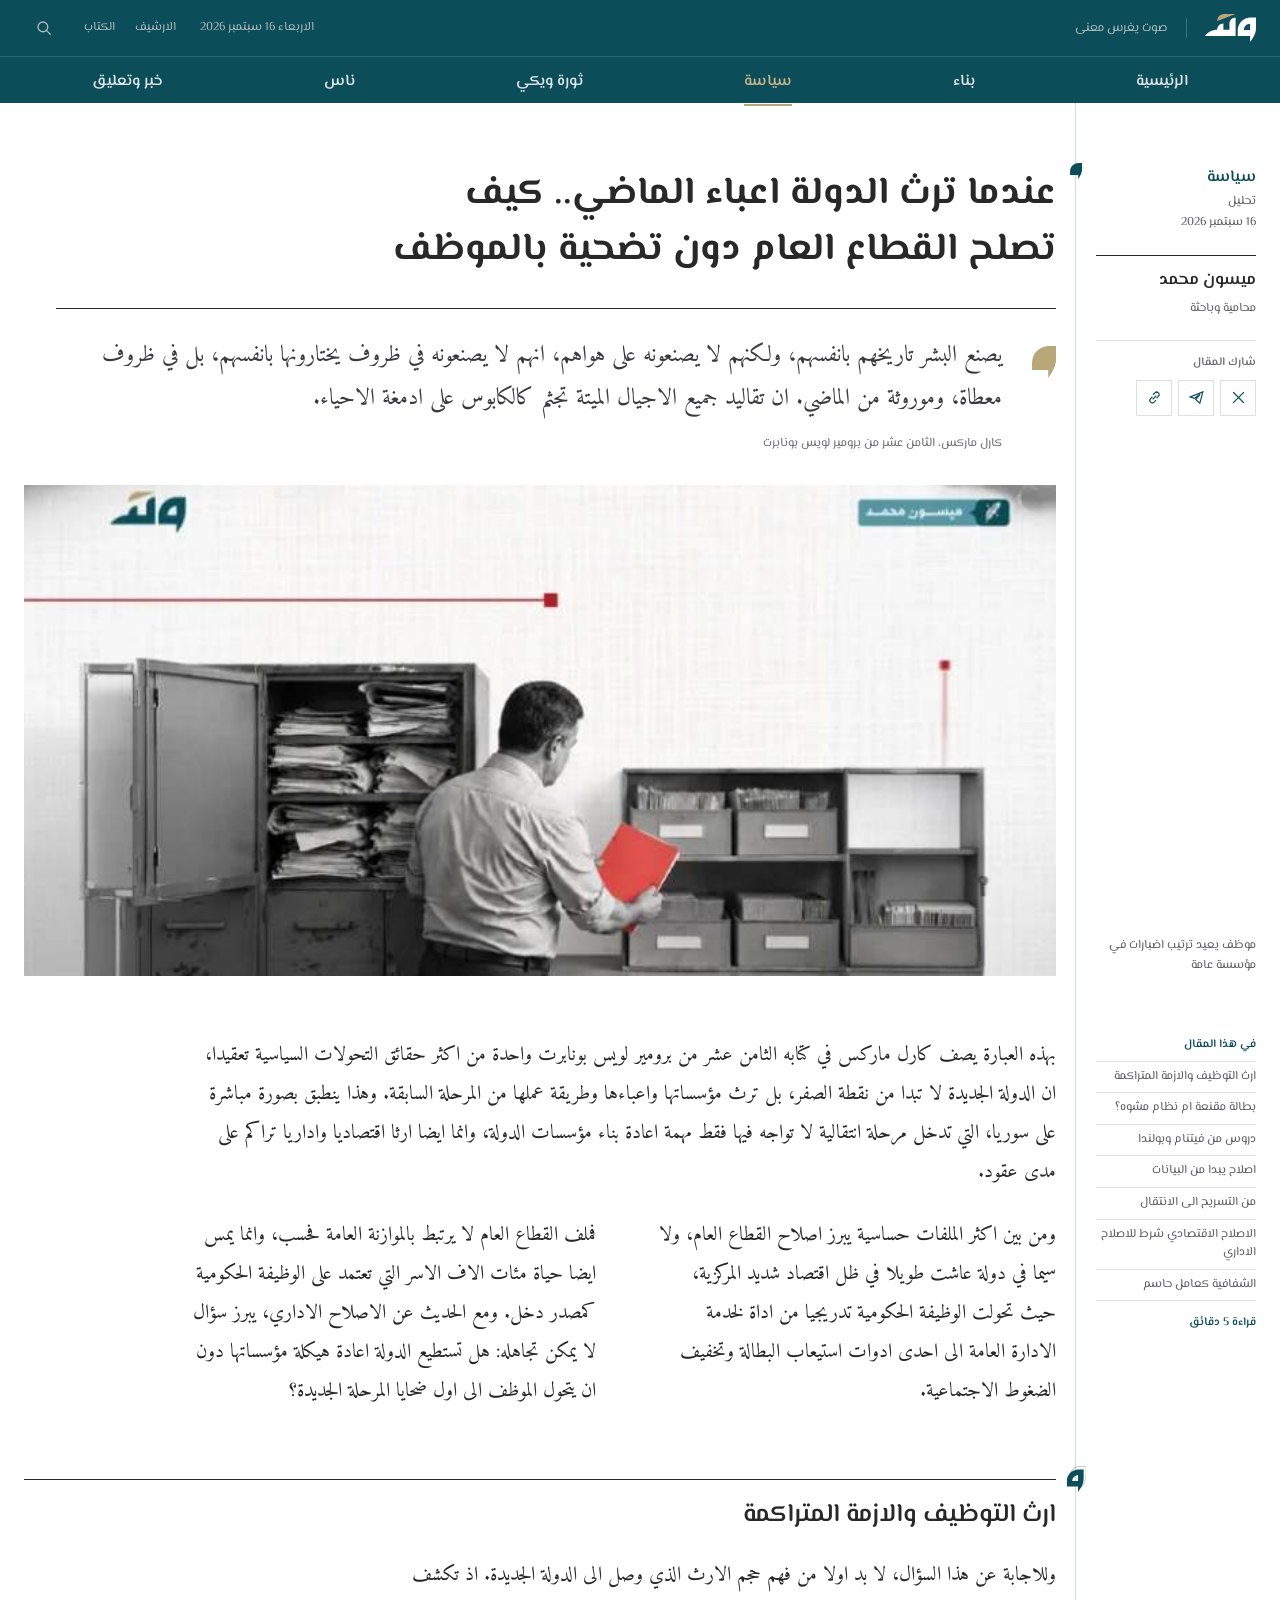
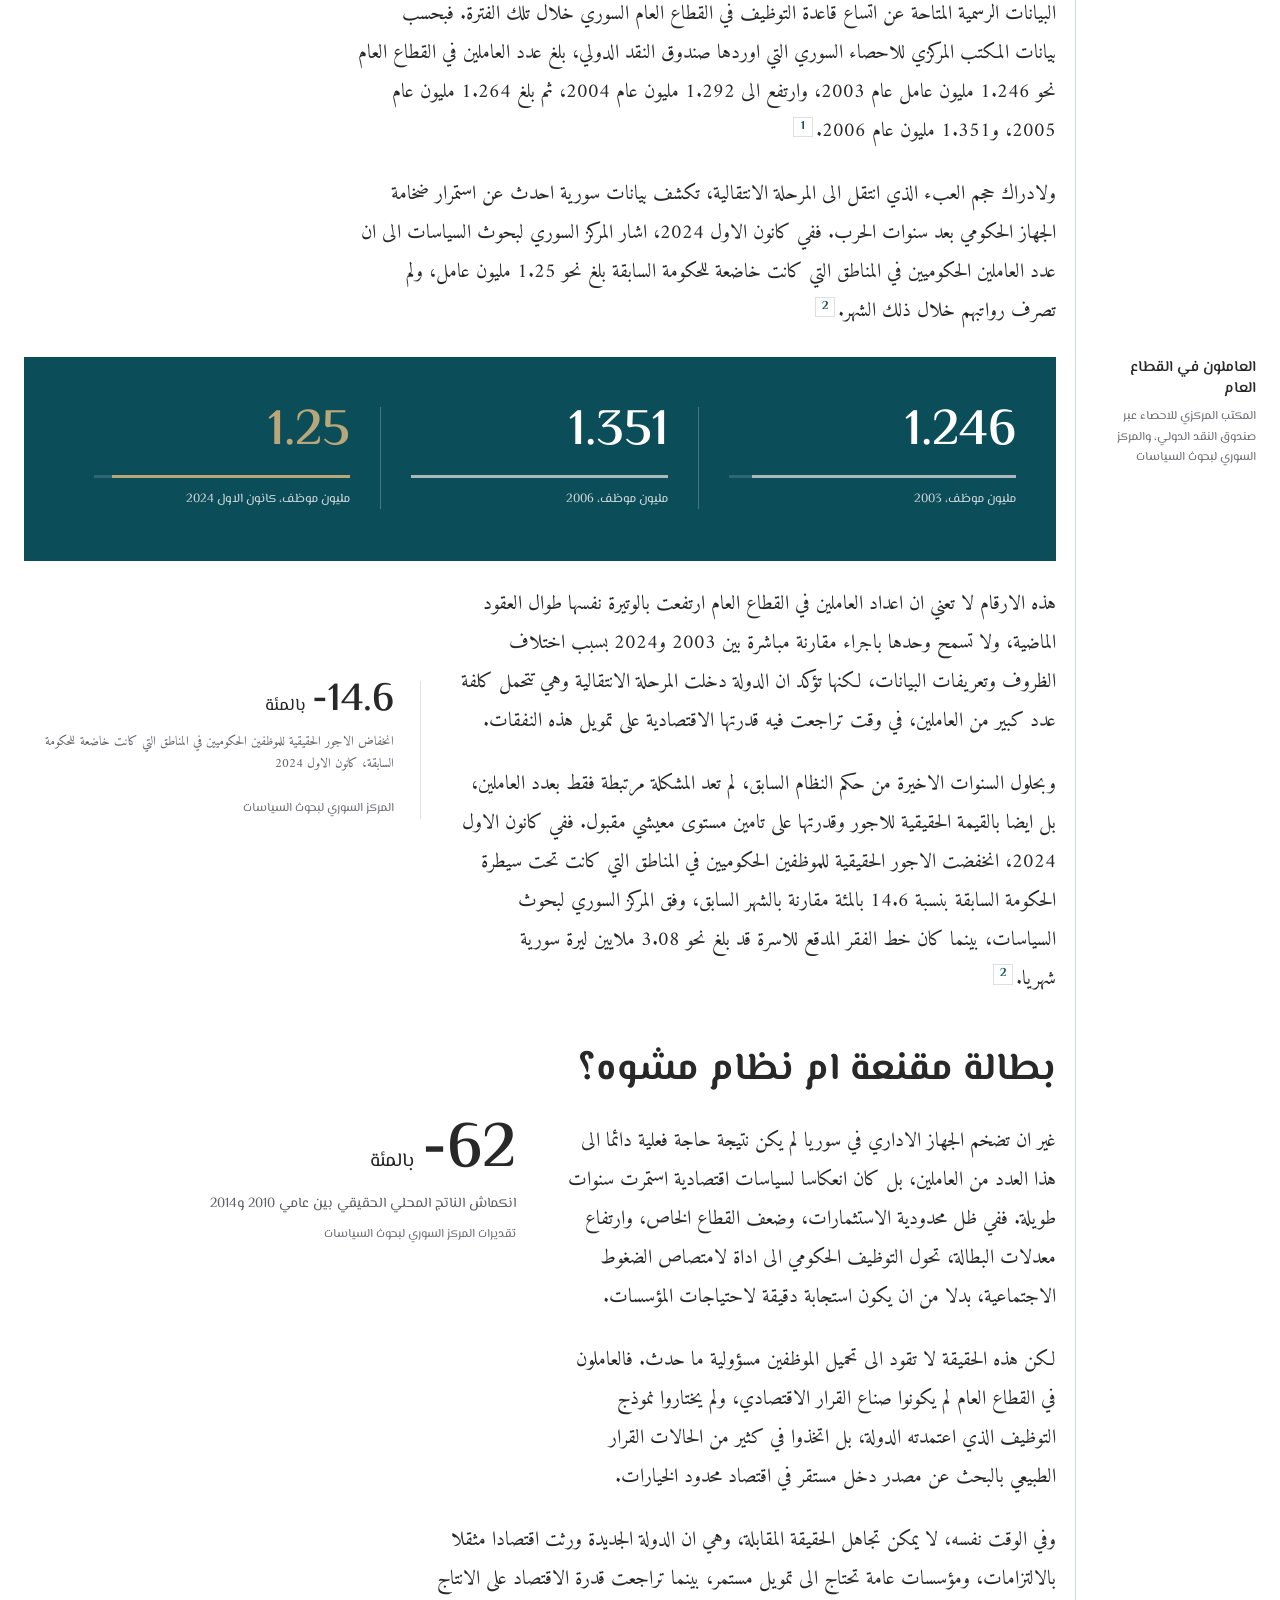
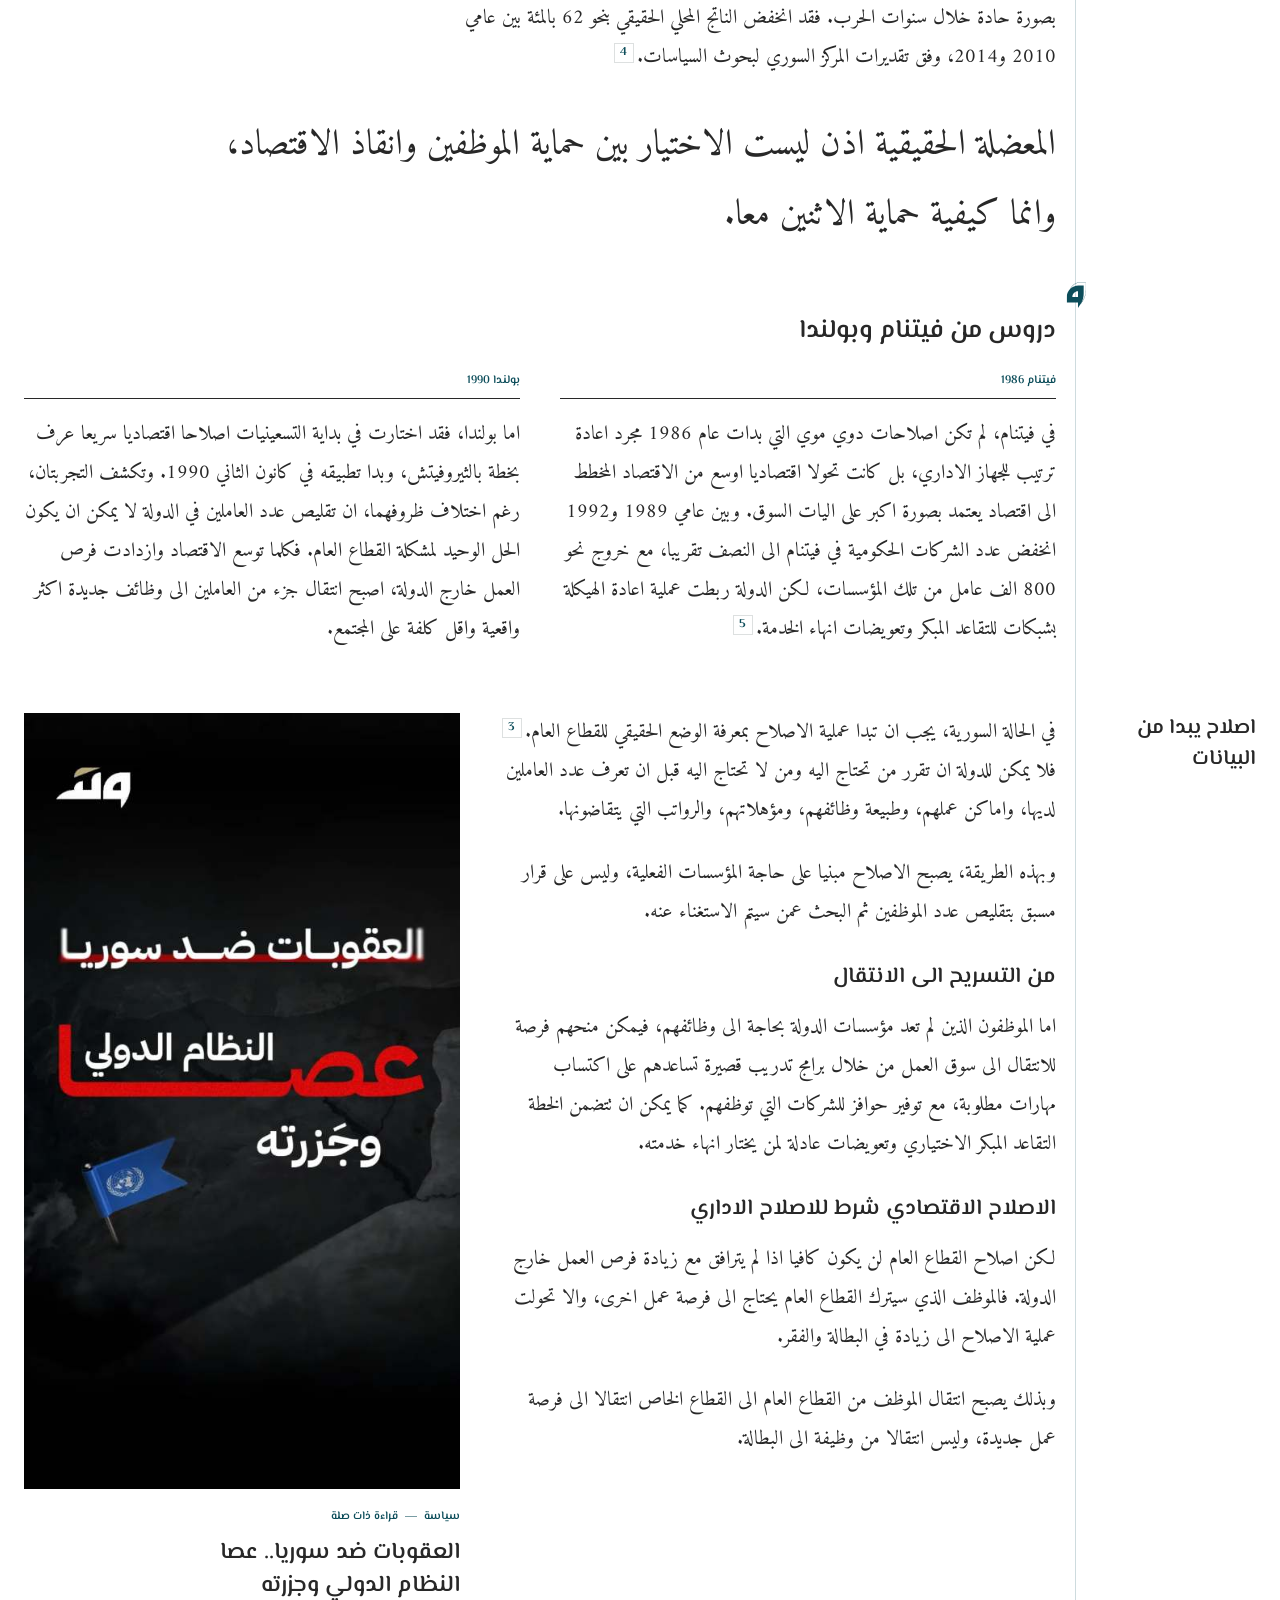
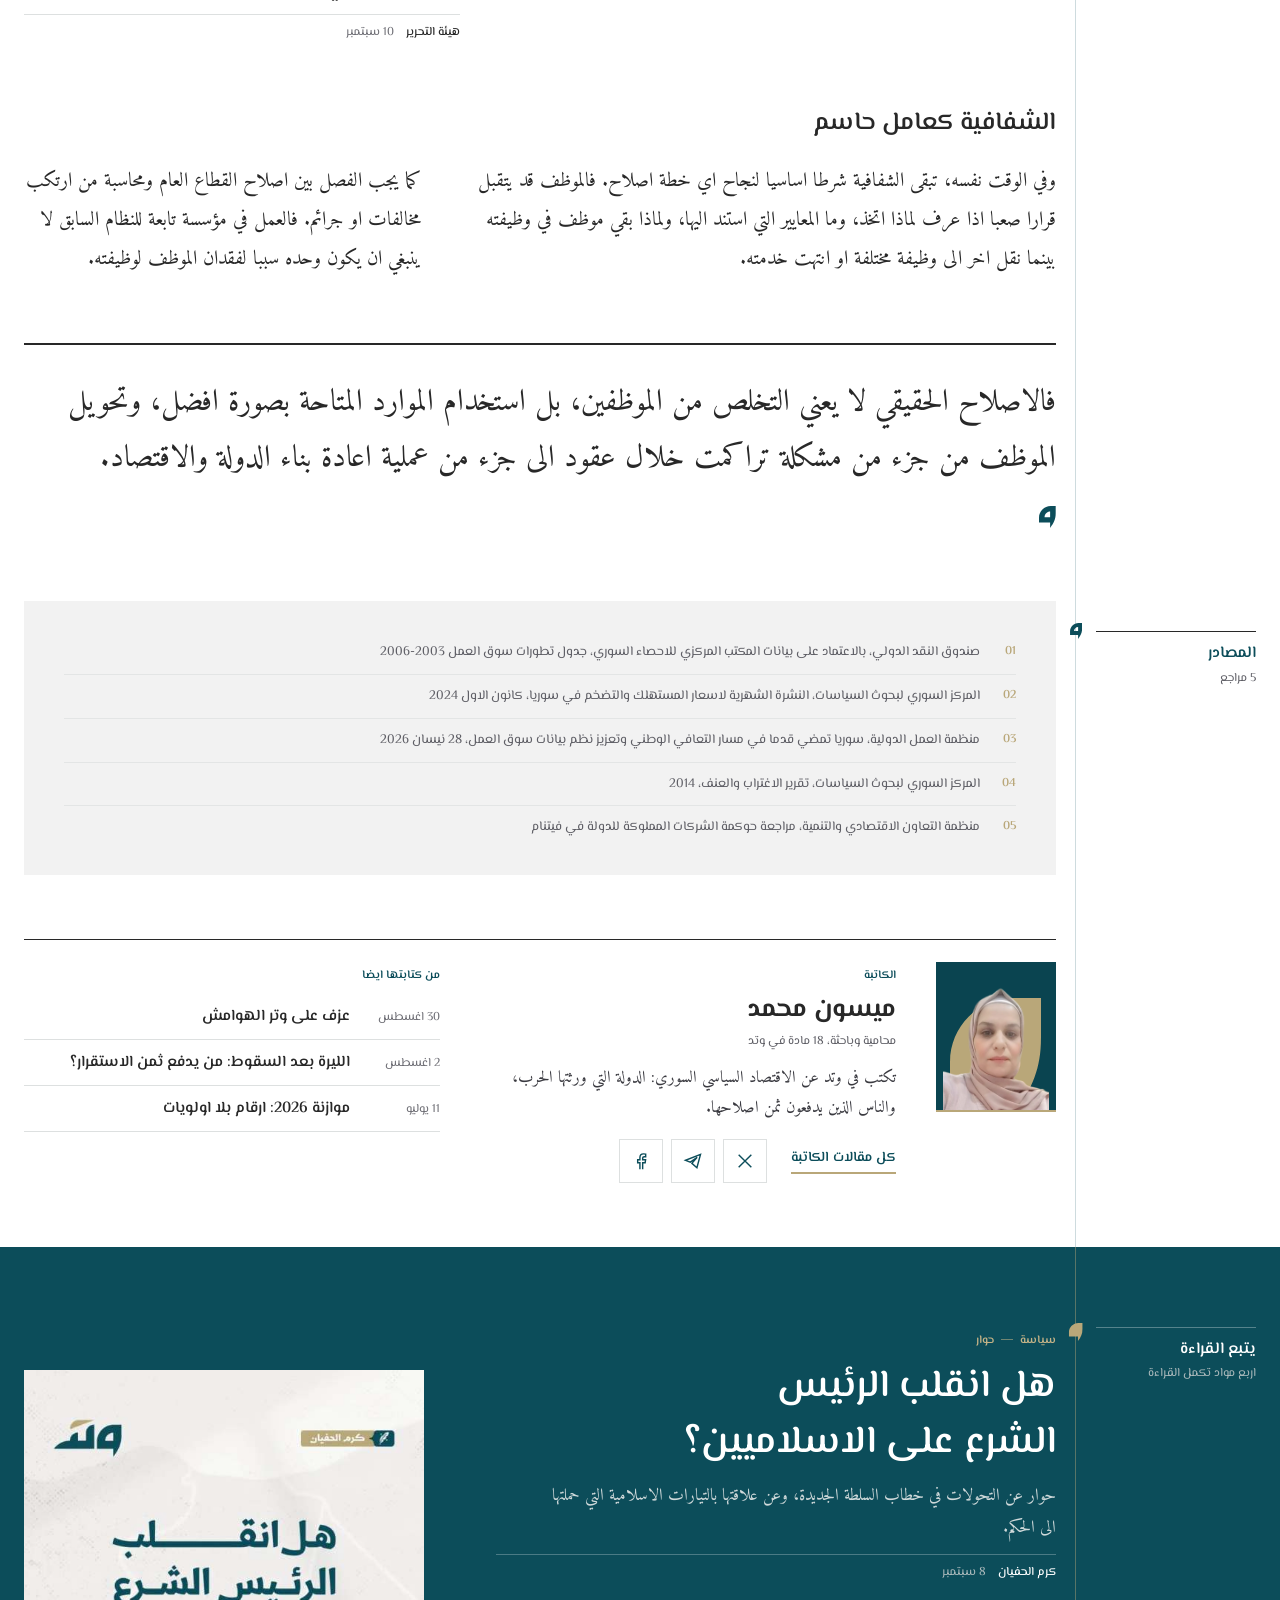
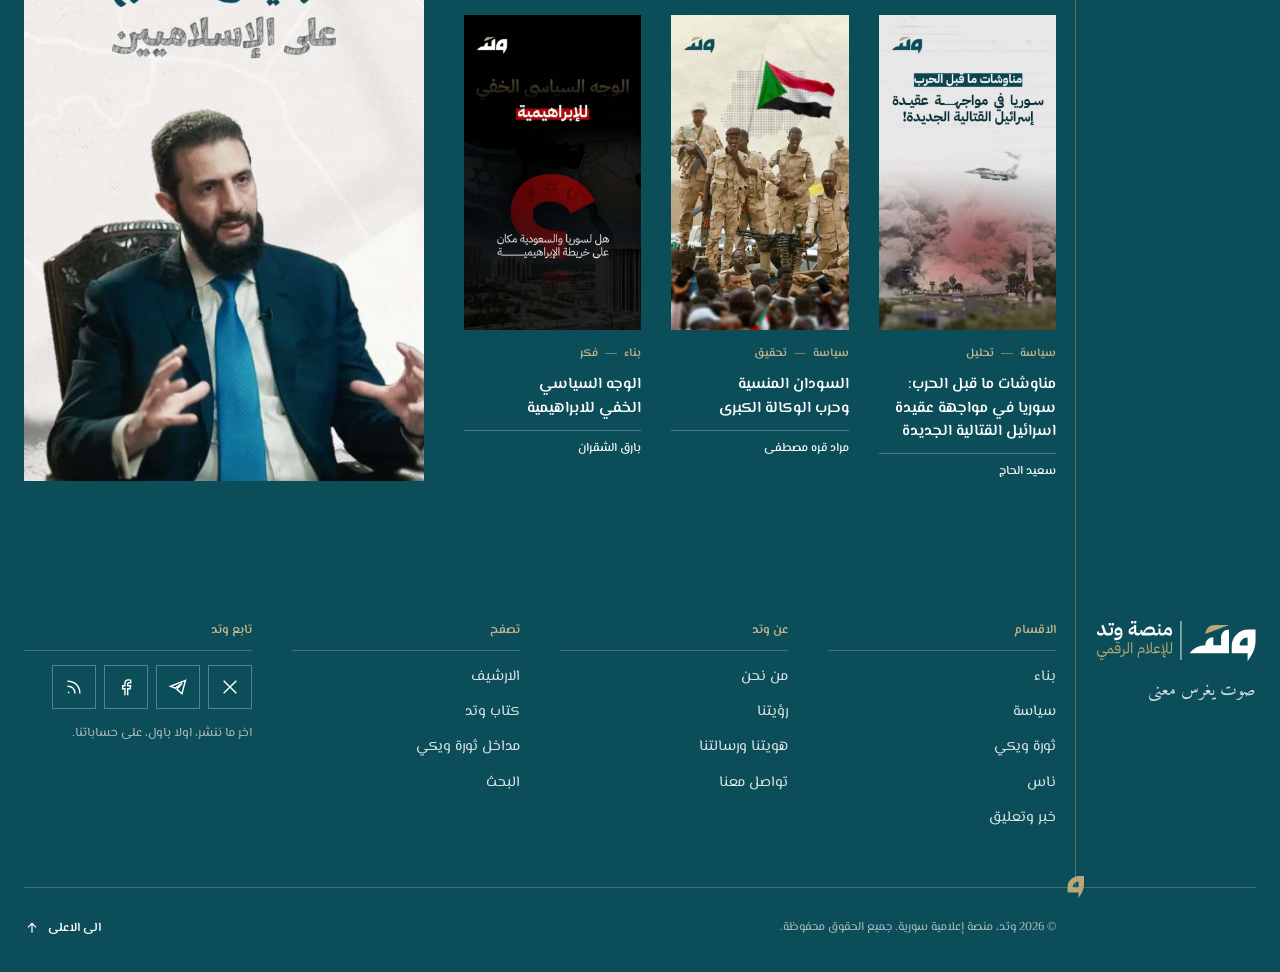
<file: article.html>
<!doctype html>
<html lang="ar" dir="rtl">
<head>
<meta charset="utf-8">
<meta name="viewport" content="width=device-width, initial-scale=1">
<title>عندما ترث الدولة اعباء الماضي.. كيف تصلح القطاع العام دون تضحية بالموظف | وتد</title>
<meta name="description" content="القطاع العام السوري ليس جدولا في ميزانية، بل طبقة اجتماعية ولدت داخل الدولة القديمة وتنتظر مكانها في الدولة الجديدة.">
<meta name="theme-color" content="#0C4D5A">
<link rel="icon" href="assets/img/brand/logo-mark.svg" type="image/svg+xml">
<link rel="preconnect" href="https://fonts.googleapis.com">
<link rel="preconnect" href="https://fonts.gstatic.com" crossorigin>
<link rel="stylesheet" href="https://fonts.googleapis.com/css2?family=El+Messiri:wght@400;500;600;700&family=Amiri:wght@400;700&display=swap">
<link rel="stylesheet" href="assets/css/watad.css?v=18">
</head>
<body>
<a class="skip" href="#main">تخط الى المحتوى</a>
<!-- @partial: header -->
<header class="site-header" data-header>
 <div class="container site-header__bar">
  <a class="site-header__logo" href="index.html" aria-label="وتد، الصفحة الرئيسية"><svg viewBox="0 0 90.11 49.2" xmlns="http://www.w3.org/2000/svg" width="51.3" height="28" aria-hidden="true"><g><g><path fill="#FFFFFF" d="M80.31,6.21c-12.6,0-22.82,10.22-22.82,22.82v9.55h21.75s0,10.62,0,10.62c7.06-9.56,10.88-16.77,10.88-28.66V6.21h-9.8ZM79.23,27.96h-10.88c0-6.01,4.87-10.88,10.88-10.88v10.88Z"/><path fill="#FFFFFF" d="M53.81,6.15v32.43H0l.12-.16c5.01-6.74,12.92-10.72,21.32-10.72h0c0-6.01,4.87-10.88,10.88-10.88v10.88h10.62v-10.68c0-6.01,4.87-10.88,10.88-10.88Z"/></g><path fill="#B9A779" d="M21.38,12.3h0c0-6.79,5.51-12.3,12.3-12.3h20.13S21.38,12.3,21.38,12.3Z"/></g></svg></a>
  <span class="site-header__tag hide-tablet">صوت يغرس معنى</span>
  <div class="site-header__tools">
   <time class="site-header__date hide-tablet" datetime="2026-09-16">الاربعاء 16 سبتمبر 2026</time>
   <a href="archive.html" class="hide-tablet">الارشيف</a>
   <a href="writers.html" class="hide-tablet">الكتاب</a>
   <button class="icon-btn" type="button" data-search-open aria-label="بحث"><svg viewBox="0 0 24 24" fill="none" stroke="currentColor" stroke-width="1.8" aria-hidden="true"><circle cx="10.5" cy="10.5" r="6.5"/><path d="M15.5 15.5L21 21"/></svg></button>
   <button class="icon-btn burger" type="button" data-drawer-open aria-label="القائمة"><svg viewBox="0 0 24 24" fill="none" stroke="currentColor" stroke-width="1.8" aria-hidden="true"><path d="M3 7h18M3 12h18M3 17h18"/></svg></button>
  </div>
 </div>
 <div class="site-header__sub"><div class="container site-header__subin">
  <a class="site-header__mark" href="index.html" aria-label="وتد، الصفحة الرئيسية"><svg viewBox="0 0 90.11 49.2" xmlns="http://www.w3.org/2000/svg" width="40.3" height="22" aria-hidden="true"><g><g><path fill="#FFFFFF" d="M80.31,6.21c-12.6,0-22.82,10.22-22.82,22.82v9.55h21.75s0,10.62,0,10.62c7.06-9.56,10.88-16.77,10.88-28.66V6.21h-9.8ZM79.23,27.96h-10.88c0-6.01,4.87-10.88,10.88-10.88v10.88Z"/><path fill="#FFFFFF" d="M53.81,6.15v32.43H0l.12-.16c5.01-6.74,12.92-10.72,21.32-10.72h0c0-6.01,4.87-10.88,10.88-10.88v10.88h10.62v-10.68c0-6.01,4.87-10.88,10.88-10.88Z"/></g><path fill="#B9A779" d="M21.38,12.3h0c0-6.79,5.51-12.3,12.3-12.3h20.13S21.38,12.3,21.38,12.3Z"/></g></svg></a>
  <nav class="site-header__secs" aria-label="الاقسام"><a href="index.html">الرئيسية</a><a href="category.html">بناء</a><a href="category.html" aria-current="page">سياسة</a><a href="category.html">ثورة ويكي</a><a href="category.html">ناس</a><a href="news.html">خبر وتعليق</a></nav>
  <div class="site-header__acts"><button class="icon-btn" type="button" data-search-open aria-label="بحث"><svg viewBox="0 0 24 24" fill="none" stroke="currentColor" stroke-width="1.8" aria-hidden="true"><circle cx="10.5" cy="10.5" r="6.5"/><path d="M15.5 15.5L21 21"/></svg></button><button class="icon-btn burger" type="button" data-drawer-open aria-label="القائمة"><svg viewBox="0 0 24 24" fill="none" stroke="currentColor" stroke-width="1.8" aria-hidden="true"><path d="M3 7h18M3 12h18M3 17h18"/></svg></button></div>
 </div></div>
</header>
<div class="drawer" data-drawer role="dialog" aria-modal="true" aria-label="القائمة">
 <div class="drawer__top"><svg viewBox="0 0 90.11 49.2" xmlns="http://www.w3.org/2000/svg" width="51.3" height="28" aria-hidden="true"><g><g><path fill="#FFFFFF" d="M80.31,6.21c-12.6,0-22.82,10.22-22.82,22.82v9.55h21.75s0,10.62,0,10.62c7.06-9.56,10.88-16.77,10.88-28.66V6.21h-9.8ZM79.23,27.96h-10.88c0-6.01,4.87-10.88,10.88-10.88v10.88Z"/><path fill="#FFFFFF" d="M53.81,6.15v32.43H0l.12-.16c5.01-6.74,12.92-10.72,21.32-10.72h0c0-6.01,4.87-10.88,10.88-10.88v10.88h10.62v-10.68c0-6.01,4.87-10.88,10.88-10.88Z"/></g><path fill="#B9A779" d="M21.38,12.3h0c0-6.79,5.51-12.3,12.3-12.3h20.13S21.38,12.3,21.38,12.3Z"/></g></svg><button class="icon-btn" type="button" data-drawer-close aria-label="اغلاق" style="color:#fff"><svg viewBox="0 0 24 24" fill="none" stroke="currentColor" stroke-width="1.8" aria-hidden="true"><path d="M5 5l14 14M19 5L5 19"/></svg></button></div>
 <nav style="margin-top:26px" aria-label="القائمة الرئيسية"><a href="index.html">الرئيسية<span></span></a><a href="category.html">بناء<span>96 مادة</span></a><a href="category.html">سياسة<span>164 مادة</span></a><a href="category.html">ثورة ويكي<span>83 مادة</span></a><a href="category.html">ناس<span>41 مادة</span></a><a href="news.html">خبر وتعليق<span>28 مادة</span></a><a href="archive.html">الارشيف<span>412 مادة</span></a><a href="writers.html">كتاب وتد<span>45 كاتبا</span></a></nav>
 <div class="drawer__more"><a href="about.html">من نحن</a><a href="#">تواصل معنا</a></div>
</div>
<div class="search-overlay" data-search-overlay role="dialog" aria-modal="true" aria-label="البحث">
 <button class="icon-btn search-overlay__close" type="button" data-search-close aria-label="اغلاق"><svg viewBox="0 0 24 24" fill="none" stroke="currentColor" stroke-width="1.8" aria-hidden="true"><path d="M5 5l14 14M19 5L5 19"/></svg></button>
 <form action="search.html" method="get" role="search">
  <label class="sr-only" for="q-overlay">ابحث في وتد</label>
  <input id="q-overlay" name="q" type="search" placeholder="ابحث في وتد" autocomplete="off">
  <button class="btn" type="submit">بحث</button>
 </form>
</div>
<!-- @endpartial -->
<main id="main" class="page">
<div class="axis-layer" aria-hidden="true"><div class="container"><i class="axis"></i><i class="axis-fill" data-axis-fill></i></div></div>
<section class="section " aria-label="راس المقال"><div class="container"><div class="l pt-l art-head">
 <div class="rail"><span class="wedge"><svg viewBox="0 0 52.46 69.13" xmlns="http://www.w3.org/2000/svg" width="12.1" height="16" aria-hidden="true"><path fill="#0C4D5A" d="M36.7,0C16.43,0,0,16.43,0,36.7v15.35h34.97s0,17.08,0,17.08c11.35-15.37,17.49-26.96,17.49-46.08V0h-15.76Z"/></svg></span>
  <div class="rail-label" style="border:0;padding:0"><b>سياسة</b>تحليل<br><time datetime="2026-09-16">16 سبتمبر 2026</time></div>
  <div class="art-author"><a href="author.html">ميسون محمد</a><span class="meta">محامية وباحثة</span></div>
  <div class="art-share"><span class="art-share__label">شارك المقال</span><div class="art-share__row"><a class="art-share__btn" data-share="x" href="https://x.com/intent/post?text=%D8%B9%D9%86%D8%AF%D9%85%D8%A7%20%D8%AA%D8%B1%D8%AB%20%D8%A7%D9%84%D8%AF%D9%88%D9%84%D8%A9%20%D8%A7%D8%B9%D8%A8%D8%A7%D8%A1%20%D8%A7%D9%84%D9%85%D8%A7%D8%B6%D9%8A..%20%D9%83%D9%8A%D9%81%20%D8%AA%D8%B5%D9%84%D8%AD%20%D8%A7%D9%84%D9%82%D8%B7%D8%A7%D8%B9%20%D8%A7%D9%84%D8%B9%D8%A7%D9%85%20%D8%AF%D9%88%D9%86%20%D8%AA%D8%B6%D8%AD%D9%8A%D8%A9%20%D8%A8%D8%A7%D9%84%D9%85%D9%88%D8%B8%D9%81&amp;url=https%3A%2F%2Ftaktek-dev.github.io%2Fwatad-theme%2Farticle.html" target="_blank" rel="noopener" aria-label="شارك على اكس" title="اكس"><svg viewBox="0 0 24 24" aria-hidden="true"><path d="M5 5l14 14M19 5L5 19"/></svg></a><a class="art-share__btn" data-share="telegram" href="https://t.me/share/url?url=https%3A%2F%2Ftaktek-dev.github.io%2Fwatad-theme%2Farticle.html&amp;text=%D8%B9%D9%86%D8%AF%D9%85%D8%A7%20%D8%AA%D8%B1%D8%AB%20%D8%A7%D9%84%D8%AF%D9%88%D9%84%D8%A9%20%D8%A7%D8%B9%D8%A8%D8%A7%D8%A1%20%D8%A7%D9%84%D9%85%D8%A7%D8%B6%D9%8A..%20%D9%83%D9%8A%D9%81%20%D8%AA%D8%B5%D9%84%D8%AD%20%D8%A7%D9%84%D9%82%D8%B7%D8%A7%D8%B9%20%D8%A7%D9%84%D8%B9%D8%A7%D9%85%20%D8%AF%D9%88%D9%86%20%D8%AA%D8%B6%D8%AD%D9%8A%D8%A9%20%D8%A8%D8%A7%D9%84%D9%85%D9%88%D8%B8%D9%81" target="_blank" rel="noopener" aria-label="شارك على تلغرام" title="تلغرام"><svg viewBox="0 0 24 24" aria-hidden="true"><path d="M21 4L3 11.2l5.8 2.1L17 7.5l-6.3 7.3 6 5.2z"/></svg></a><button class="art-share__btn art-share__copy" type="button" data-copy-link="" aria-label="انسخ رابط المقال" title="انسخ الرابط"><svg viewBox="0 0 24 24" aria-hidden="true"><path d="M10 14l4-4"/><path d="M8.5 11.5l-2 2a3.5 3.5 0 0 0 5 5l2-2M15.5 12.5l2-2a3.5 3.5 0 0 0-5-5l-2 2"/></svg><span class="art-share__done" aria-hidden="true">نسخ الرابط</span></button></div></div>
 </div>
 <div class="body">
  <h1 class="t-xl art-title" style="max-width:900px" aria-label="عندما ترث الدولة اعباء الماضي.. كيف تصلح القطاع العام دون تضحية بالموظف"><span aria-hidden="true"><span class="tw" style="--i:0">عندما</span> <span class="tw" style="--i:1">ترث</span> <span class="tw" style="--i:2">الدولة</span> <span class="tw" style="--i:3">اعباء</span> <span class="tw" style="--i:4">الماضي..</span> <span class="tw" style="--i:5">كيف</span> <span class="tw" style="--i:6">تصلح</span> <span class="tw" style="--i:7">القطاع</span> <span class="tw" style="--i:8">العام</span> <span class="tw" style="--i:9">دون</span> <span class="tw" style="--i:10">تضحية</span> <span class="tw" style="--i:11">بالموظف</span></span></h1>
  <figure class="epigraph" style="margin-inline:0;margin-bottom:0"><svg viewBox="0 0 52.46 69.13" xmlns="http://www.w3.org/2000/svg" width="41.0" height="54" aria-hidden="true"><path fill="#B9A779" d="M36.7,0C16.43,0,0,16.43,0,36.7v15.35h34.97s0,17.08,0,17.08c11.35-15.37,17.49-26.96,17.49-46.08V0h-15.76Z"/></svg>
   <div><blockquote style="margin:0"><p>يصنع البشر تاريخهم بانفسهم، ولكنهم لا يصنعونه على هواهم، انهم لا يصنعونه في ظروف يختارونها بانفسهم، بل في ظروف معطاة، وموروثة من الماضي. ان تقاليد جميع الاجيال الميتة تجثم كالكابوس على ادمغة الاحياء.</p></blockquote><figcaption class="cap" style="margin-top:14px">كارل ماركس، الثامن عشر من برومير لويس بونابرت</figcaption></div></figure>
 </div></div></div></section>
<section class="section "><div class="container"><figure class="l art-hero" style="margin-inline:auto">
 <figcaption class="rail cap" style="align-self:end;color:var(--mid)">موظف يعيد ترتيب اضبارات في مؤسسة عامة</figcaption>
 <div class="body"><img class="art-hero__img" src="assets/img/posts/c01.jpg" alt="موظف يعيد ترتيب اضبارات في مؤسسة عامة" width="760" height="428" fetchpriority="high"></div></figure></div></section>
<section class="section "><div class="container"><div class="l pt-m">
 <nav class="rail" aria-label="في هذا المقال"><div class="toc" data-toc><span class="kicker" style="display:block;padding-bottom:7px;border-bottom:1px solid var(--hair)">في هذا المقال</span><a href="#ch-1">ارث التوظيف والازمة المتراكمة</a><a href="#ch-2">بطالة مقنعة ام نظام مشوه؟</a><a href="#ch-3">دروس من فيتنام وبولندا</a><a href="#ch-4">اصلاح يبدا من البيانات</a><a href="#ch-5">من التسريح الى الانتقال</a><a href="#ch-6">الاصلاح الاقتصادي شرط للاصلاح الاداري</a><a href="#ch-7">الشفافية كعامل حاسم</a><p class="toc__left" data-time-left aria-live="off"></p></div></nav>
 <div class="body prose">
  <div class="art-body"><p class="intro-first">بهذه العبارة يصف كارل ماركس في كتابه الثامن عشر من برومير لويس بونابرت واحدة من اكثر حقائق التحولات السياسية تعقيدا، ان الدولة الجديدة لا تبدا من نقطة الصفر، بل ترث مؤسساتها واعباءها وطريقة عملها من المرحلة السابقة. وهذا ينطبق بصورة مباشرة على سوريا، التي تدخل مرحلة انتقالية لا تواجه فيها فقط مهمة اعادة بناء مؤسسات الدولة، وانما ايضا ارثا اقتصاديا واداريا تراكم على مدى عقود.</p><div class="split--even" style="display:grid;gap:var(--gap)"><p class="">ومن بين اكثر الملفات حساسية يبرز اصلاح القطاع العام، ولا سيما في دولة عاشت طويلا في ظل اقتصاد شديد المركزية، حيث تحولت الوظيفة الحكومية تدريجيا من اداة لخدمة الادارة العامة الى احدى ادوات استيعاب البطالة وتخفيف الضغوط الاجتماعية.</p><p class="">فملف القطاع العام لا يرتبط بالموازنة العامة فحسب، وانما يمس ايضا حياة مئات الاف الاسر التي تعتمد على الوظيفة الحكومية كمصدر دخل. ومع الحديث عن الاصلاح الاداري، يبرز سؤال لا يمكن تجاهله: هل تستطيع الدولة اعادة هيكلة مؤسساتها دون ان يتحول الموظف الى اول ضحايا المرحلة الجديدة؟</p></div></div>

  <div class="chapter" id="ch-1"><span class="wedge"><svg viewBox="0 0 59.89 80.1" xmlns="http://www.w3.org/2000/svg" width="19.4" height="26" aria-hidden="true"><path fill="#0C4D5A" d="M59.21.68v22.37c0,18.08-5.43,29.27-16.13,44.01v-15.68H8.1v-14.67c0-19.86,16.16-36.02,36.02-36.02h15.08M59.89,0h-15.76C23.86,0,7.43,16.43,7.43,36.7v15.35h34.97v17.08c11.35-15.37,17.49-26.96,17.49-46.08V0h0Z"/><path fill="#0C4D5A" d="M36.7,10.97C16.43,10.97,0,27.4,0,47.67v15.35h34.97s0,17.08,0,17.08c11.35-15.37,17.49-26.96,17.49-46.08V10.97h-15.76ZM34.97,45.94h-17.49c0-9.66,7.83-17.49,17.49-17.49v17.49Z"/></svg></span><h2>ارث التوظيف والازمة المتراكمة</h2></div>
  <div class="lede-col"><p class="">وللاجابة عن هذا السؤال، لا بد اولا من فهم حجم الارث الذي وصل الى الدولة الجديدة. اذ تكشف البيانات الرسمية المتاحة عن اتساع قاعدة التوظيف في القطاع العام السوري خلال تلك الفترة. فبحسب بيانات المكتب المركزي للاحصاء السوري التي اوردها صندوق النقد الدولي، بلغ عدد العاملين في القطاع العام نحو 1.246 مليون عامل عام 2003، وارتفع الى 1.292 مليون عام 2004، ثم بلغ 1.264 مليون عام 2005، و1.351 مليون عام 2006.<sup class="cite"><a href="#src-1" id="cite-1" data-cite="1" aria-label="المصدر 1">1</a></sup></p><p class="">ولادراك حجم العبء الذي انتقل الى المرحلة الانتقالية، تكشف بيانات سورية احدث عن استمرار ضخامة الجهاز الحكومي بعد سنوات الحرب. ففي كانون الاول 2024، اشار المركز السوري لبحوث السياسات الى ان عدد العاملين الحكوميين في المناطق التي كانت خاضعة للحكومة السابقة بلغ نحو 1.25 مليون عامل، ولم تصرف رواتبهم خلال ذلك الشهر.<sup class="cite"><a href="#src-2" id="cite-2a" data-cite="2" aria-label="المصدر 2">2</a></sup></p></div>
 </div></div></div></section>
<section class="section "><div class="container"><div class="l" style="margin:26px 0 24px">
 <div class="rail"><div style="font-size:15px;font-weight:600;line-height:1.4">العاملون في القطاع العام</div>
  <div class="cap" style="margin-top:8px">المكتب المركزي للاحصاء عبر صندوق النقد الدولي، والمركز السوري لبحوث السياسات</div></div>
 <div class="body databand"><div class="databand__grid" data-grow>
  <div><b data-count>1.246</b><i class="databand__bar" style="--w:92%"></i><span>مليون موظف، 2003</span></div>
  <div><b data-count>1.351</b><i class="databand__bar" style="--w:100%"></i><span>مليون موظف، 2006</span></div>
  <div><b style="color:var(--sand)" data-count>1.25</b><i class="databand__bar databand__bar--now" style="--w:93%"></i><span>مليون موظف، كانون الاول 2024</span></div>
 </div></div></div></div></section>
<section class="section "><div class="container"><div class="l">
 <div class="rail"></div>
 <div class="body split prose">
  <div><p class="">هذه الارقام لا تعني ان اعداد العاملين في القطاع العام ارتفعت بالوتيرة نفسها طوال العقود الماضية، ولا تسمح وحدها باجراء مقارنة مباشرة بين 2003 و2024 بسبب اختلاف الظروف وتعريفات البيانات، لكنها تؤكد ان الدولة دخلت المرحلة الانتقالية وهي تتحمل كلفة عدد كبير من العاملين، في وقت تراجعت فيه قدرتها الاقتصادية على تمويل هذه النفقات.</p><p class="">وبحلول السنوات الاخيرة من حكم النظام السابق، لم تعد المشكلة مرتبطة فقط بعدد العاملين، بل ايضا بالقيمة الحقيقية للاجور وقدرتها على تامين مستوى معيشي مقبول. ففي كانون الاول 2024، انخفضت الاجور الحقيقية للموظفين الحكوميين في المناطق التي كانت تحت سيطرة الحكومة السابقة بنسبة 14.6 بالمئة مقارنة بالشهر السابق، وفق المركز السوري لبحوث السياسات، بينما كان خط الفقر المدقع للاسرة قد بلغ نحو 3.08 ملايين ليرة سورية شهريا.<sup class="cite"><a href="#src-2" id="cite-2b" data-cite="2" aria-label="المصدر 2">2</a></sup></p></div>
  <aside class="margin-fig"><b><span class="hex" data-count>-14.6</span><small>بالمئة</small></b>
   <p>انخفاض الاجور الحقيقية للموظفين الحكوميين في المناطق التي كانت خاضعة للحكومة السابقة، كانون الاول 2024</p><div class="cap" style="margin-top:8px">المركز السوري لبحوث السياسات</div></aside>
 </div></div></div></section>
<section class="section "><div class="container"><div class="l pt-m">
 <div class="rail"></div>
 <div class="body prose"><div class="art-body">
  <h2 class="break-h" id="ch-2">بطالة مقنعة ام نظام مشوه؟</h2>
  <div class="break-grid"><div><p class="">غير ان تضخم الجهاز الاداري في سوريا لم يكن نتيجة حاجة فعلية دائما الى هذا العدد من العاملين، بل كان انعكاسا لسياسات اقتصادية استمرت سنوات طويلة. ففي ظل محدودية الاستثمارات، وضعف القطاع الخاص، وارتفاع معدلات البطالة، تحول التوظيف الحكومي الى اداة لامتصاص الضغوط الاجتماعية، بدلا من ان يكون استجابة دقيقة لاحتياجات المؤسسات.</p><p class="">لكن هذه الحقيقة لا تقود الى تحميل الموظفين مسؤولية ما حدث. فالعاملون في القطاع العام لم يكونوا صناع القرار الاقتصادي، ولم يختاروا نموذج التوظيف الذي اعتمدته الدولة، بل اتخذوا في كثير من الحالات القرار الطبيعي بالبحث عن مصدر دخل مستقر في اقتصاد محدود الخيارات.</p></div>
   <aside><div class="bignum"><span class="hex" data-count>-62</span><small>بالمئة</small></div><p style="font-family:var(--disp);font-size:14px;color:var(--mid);line-height:1.7;margin:12px 0 8px">انكماش الناتج المحلي الحقيقي بين عامي 2010 و2014</p><div class="cap">تقديرات المركز السوري لبحوث السياسات</div></aside></div>
  <div style="max-width:620px"><p class="">وفي الوقت نفسه، لا يمكن تجاهل الحقيقة المقابلة، وهي ان الدولة الجديدة ورثت اقتصادا مثقلا بالالتزامات، ومؤسسات عامة تحتاج الى تمويل مستمر، بينما تراجعت قدرة الاقتصاد على الانتاج بصورة حادة خلال سنوات الحرب. فقد انخفض الناتج المحلي الحقيقي بنحو 62 بالمئة بين عامي 2010 و2014، وفق تقديرات المركز السوري لبحوث السياسات.<sup class="cite"><a href="#src-4" id="cite-4" data-cite="4" aria-label="المصدر 4">4</a></sup></p></div>
  <p class="statement" data-ink style="font-size:clamp(24px,2.8vw,38px);margin-top:34px">المعضلة الحقيقية اذن ليست الاختيار بين حماية الموظفين وانقاذ الاقتصاد، وانما كيفية حماية الاثنين معا.</p>
 </div></div></div></div></section>
<section class="section "><div class="container"><div class="l">
 <div class="rail"></div>
 <div class="body"><div class="chapter" id="ch-3"><span class="wedge"><svg viewBox="0 0 59.89 80.1" xmlns="http://www.w3.org/2000/svg" width="19.4" height="26" aria-hidden="true"><path fill="#0C4D5A" d="M59.21.68v22.37c0,18.08-5.43,29.27-16.13,44.01v-15.68H8.1v-14.67c0-19.86,16.16-36.02,36.02-36.02h15.08M59.89,0h-15.76C23.86,0,7.43,16.43,7.43,36.7v15.35h34.97v17.08c11.35-15.37,17.49-26.96,17.49-46.08V0h0Z"/><path fill="#0C4D5A" d="M36.7,10.97C16.43,10.97,0,27.4,0,47.67v15.35h34.97s0,17.08,0,17.08c11.35-15.37,17.49-26.96,17.49-46.08V10.97h-15.76ZM34.97,45.94h-17.49c0-9.66,7.83-17.49,17.49-17.49v17.49Z"/></svg></span><h2>دروس من فيتنام وبولندا</h2></div>
  <div class="two-cases prose"><div><span class="kicker">فيتنام 1986</span><p class="">في فيتنام، لم تكن اصلاحات دوي موي التي بدات عام 1986 مجرد اعادة ترتيب للجهاز الاداري، بل كانت تحولا اقتصاديا اوسع من الاقتصاد المخطط الى اقتصاد يعتمد بصورة اكبر على اليات السوق. وبين عامي 1989 و1992 انخفض عدد الشركات الحكومية في فيتنام الى النصف تقريبا، مع خروج نحو 800 الف عامل من تلك المؤسسات، لكن الدولة ربطت عملية اعادة الهيكلة بشبكات للتقاعد المبكر وتعويضات انهاء الخدمة.<sup class="cite"><a href="#src-5" id="cite-5" data-cite="5" aria-label="المصدر 5">5</a></sup></p></div><div><span class="kicker">بولندا 1990</span><p class="">اما بولندا، فقد اختارت في بداية التسعينيات اصلاحا اقتصاديا سريعا عرف بخطة بالثيروفيتش، وبدا تطبيقه في كانون الثاني 1990. وتكشف التجربتان، رغم اختلاف ظروفهما، ان تقليص عدد العاملين في الدولة لا يمكن ان يكون الحل الوحيد لمشكلة القطاع العام. فكلما توسع الاقتصاد وازدادت فرص العمل خارج الدولة، اصبح انتقال جزء من العاملين الى وظائف جديدة اكثر واقعية واقل كلفة على المجتمع.</p></div></div>
 </div></div></div></section>
<section class="section "><div class="container"><div class="remedy pt-l">
 <div class="rail" id="ch-4"><div style="font-size:21px;font-weight:600;line-height:1.45">اصلاح يبدا من البيانات</div></div>
 <div class="prose"><p class="">في الحالة السورية، يجب ان تبدا عملية الاصلاح بمعرفة الوضع الحقيقي للقطاع العام.<sup class="cite"><a href="#src-3" id="cite-3" data-cite="3" aria-label="المصدر 3">3</a></sup> فلا يمكن للدولة ان تقرر من تحتاج اليه ومن لا تحتاج اليه قبل ان تعرف عدد العاملين لديها، واماكن عملهم، وطبيعة وظائفهم، ومؤهلاتهم، والرواتب التي يتقاضونها.</p><p class="">وبهذه الطريقة، يصبح الاصلاح مبنيا على حاجة المؤسسات الفعلية، وليس على قرار مسبق بتقليص عدد الموظفين ثم البحث عمن سيتم الاستغناء عنه.</p>
  <h2 id="ch-5">من التسريح الى الانتقال</h2><p class="">اما الموظفون الذين لم تعد مؤسسات الدولة بحاجة الى وظائفهم، فيمكن منحهم فرصة للانتقال الى سوق العمل من خلال برامج تدريب قصيرة تساعدهم على اكتساب مهارات مطلوبة، مع توفير حوافز للشركات التي توظفهم. كما يمكن ان تتضمن الخطة التقاعد المبكر الاختياري وتعويضات عادلة لمن يختار انهاء خدمته.</p>
  <h2 id="ch-6">الاصلاح الاقتصادي شرط للاصلاح الاداري</h2><p class="">لكن اصلاح القطاع العام لن يكون كافيا اذا لم يترافق مع زيادة فرص العمل خارج الدولة. فالموظف الذي سيترك القطاع العام يحتاج الى فرصة عمل اخرى، والا تحولت عملية الاصلاح الى زيادة في البطالة والفقر.</p><p class="">وبذلك يصبح انتقال الموظف من القطاع العام الى القطاع الخاص انتقالا الى فرصة عمل جديدة، وليس انتقالا من وظيفة الى البطالة.</p></div>
 <article class="story"><img class="poster" src="assets/img/posts/p07.jpg" alt="العقوبات ضد سوريا.. عصا النظام الدولي وجزرته" width="540" height="960" loading="lazy">
  <div style="margin-top:14px"><span class="kicker">سياسة<span class="sep">، </span>قراءة ذات صلة</span><h3 class="story__title t-m">العقوبات ضد سوريا.. عصا النظام الدولي وجزرته</h3><div class="byline"><a href="author.html"><b>هيئة التحرير</b></a><time>10 سبتمبر</time></div></div><a class="stretched" href="article.html" aria-label="العقوبات ضد سوريا.. عصا النظام الدولي وجزرته"></a></article>
</div></div></section>
<section class="section "><div class="container"><div class="l pt-l">
 <div class="rail"></div>
 <div class="body"><h2 id="ch-7" style="font-size:25px;margin-bottom:20px">الشفافية كعامل حاسم</h2>
  <div class="split prose"><p class="">وفي الوقت نفسه، تبقى الشفافية شرطا اساسيا لنجاح اي خطة اصلاح. فالموظف قد يتقبل قرارا صعبا اذا عرف لماذا اتخذ، وما المعايير التي استند اليها، ولماذا بقي موظف في وظيفته بينما نقل اخر الى وظيفة مختلفة او انتهت خدمته.</p><p class="">كما يجب الفصل بين اصلاح القطاع العام ومحاسبة من ارتكب مخالفات او جرائم. فالعمل في مؤسسة تابعة للنظام السابق لا ينبغي ان يكون وحده سببا لفقدان الموظف لوظيفته.</p></div>
  <div class="closing"><p data-ink>فالاصلاح الحقيقي لا يعني التخلص من الموظفين، بل استخدام الموارد المتاحة بصورة افضل، وتحويل الموظف من جزء من مشكلة تراكمت خلال عقود الى جزء من عملية اعادة بناء الدولة والاقتصاد.</p><div style="margin-top:20px"><svg viewBox="0 0 52.46 69.13" xmlns="http://www.w3.org/2000/svg" width="16.7" height="22" aria-hidden="true"><path fill="#0C4D5A" d="M36.7,0C16.43,0,0,16.43,0,36.7v15.35h34.97s0,17.08,0,17.08c11.35-15.37,17.49-26.96,17.49-46.08V0h-15.76ZM34.97,34.97h-17.49c0-9.66,7.83-17.49,17.49-17.49v17.49Z"/></svg></div></div></div></div></div></section>
<section class="section "><div class="container"><div class="l pt-l">
 <div class="rail"><span class="wedge wedge--low"><svg viewBox="0 0 52.46 69.13" xmlns="http://www.w3.org/2000/svg" width="12.1" height="16" aria-hidden="true"><path fill="#0C4D5A" d="M36.7,0C16.43,0,0,16.43,0,36.7v15.35h34.97s0,17.08,0,17.08c11.35-15.37,17.49-26.96,17.49-46.08V0h-15.76ZM34.97,34.97h-17.49c0-9.66,7.83-17.49,17.49-17.49v17.49Z"/></svg></span><div class="rail-label" style="margin-top:30px"><b>المصادر</b>5 مراجع</div></div>
 <div class="body sources-box sources"><ol><li id="src-1">صندوق النقد الدولي، بالاعتماد على بيانات المكتب المركزي للاحصاء السوري، جدول تطورات سوق العمل 2003-2006</li><li id="src-2">المركز السوري لبحوث السياسات، النشرة الشهرية لاسعار المستهلك والتضخم في سوريا، كانون الاول 2024</li><li id="src-3">منظمة العمل الدولية، سوريا تمضي قدما في مسار التعافي الوطني وتعزيز نظم بيانات سوق العمل، 28 نيسان 2026</li><li id="src-4">المركز السوري لبحوث السياسات، تقرير الاغتراب والعنف، 2014</li><li id="src-5">منظمة التعاون الاقتصادي والتنمية، مراجعة حوكمة الشركات المملوكة للدولة في فيتنام</li></ol></div></div></div></section>
<section class="section "><div class="container"><div class="l pt-l pb-l">
 <div class="rail"></div>
 <div class="body author-strip">
  <a class="author-strip__pic writer__pic" href="author.html" tabindex="-1" aria-hidden="true"><img src="assets/img/writers/maison.webp" alt="" width="480" height="600" loading="lazy"></a>
  <div class="author-strip__who"><span class="kicker">الكاتبة</span><a class="author-strip__name" href="author.html">ميسون محمد</a><span class="meta">محامية وباحثة، 18 مادة في وتد</span>
   <p class="author-strip__bio">تكتب في وتد عن الاقتصاد السياسي السوري: الدولة التي ورثتها الحرب، والناس الذين يدفعون ثمن اصلاحها.</p>
   <div class="author-strip__acts"><a class="link-accent" href="author.html">كل مقالات الكاتبة</a><div class="social"><a href="#" aria-label="اكس" title="اكس"><svg viewBox="0 0 24 24" aria-hidden="true"><path d="M5 5l14 14M19 5L5 19"/></svg></a><a href="#" aria-label="تلغرام" title="تلغرام"><svg viewBox="0 0 24 24" aria-hidden="true"><path d="M21 4L3 11.2l5.8 2.1L17 7.5l-6.3 7.3 6 5.2z"/></svg></a><a href="#" aria-label="فيسبوك" title="فيسبوك"><svg viewBox="0 0 24 24" aria-hidden="true"><path d="M14 21v-7h3l.5-3.5H14V8.5c0-1 .4-1.7 1.8-1.7h1.8V3.7A22 22 0 0 0 15 3.5c-2.6 0-4.3 1.6-4.3 4.4v2.6H8V14h2.7v7"/></svg></a></div></div></div>
  <div class="author-strip__more"><h2 class="kicker">من كتابتها ايضا</h2><ol><li><a href="article.html"><time datetime="2026-08-30">30 اغسطس</time><b>عزف على وتر الهوامش</b></a></li><li><a href="article.html"><time datetime="2026-08-02">2 اغسطس</time><b>الليرة بعد السقوط: من يدفع ثمن الاستقرار؟</b></a></li><li><a href="article.html"><time datetime="2026-07-11">11 يوليو</time><b>موازنة 2026: ارقام بلا اولويات</b></a></li></ol></div>
 </div></div></div></section>
<section class="band  pt-xl pb-xl" aria-label="يتبع القراءة"><div class="axis-layer" aria-hidden="true"><div class="container"><i class="axis"></i></div></div><div class="container section"><div class="l">
 <div class="rail"><span class="wedge"><svg viewBox="0 0 52.46 69.13" xmlns="http://www.w3.org/2000/svg" width="13.7" height="18" aria-hidden="true"><path fill="#B9A779" d="M36.7,0C16.43,0,0,16.43,0,36.7v15.35h34.97s0,17.08,0,17.08c11.35-15.37,17.49-26.96,17.49-46.08V0h-15.76Z"/></svg></span><div class="rail-label"><b>يتبع القراءة</b>اربع مواد تكمل القراءة</div></div>
 <div class="body next-read">
  <div>
   <article class="story" style="max-width:560px"><span class="kicker">سياسة<span class="sep">، </span>حوار</span><h2 class="story__title t-xl" style="font-weight:600">هل انقلب الرئيس الشرع على الاسلاميين؟</h2><p class="dek story__dek">حوار عن التحولات في خطاب السلطة الجديدة، وعن علاقتها بالتيارات الاسلامية التي حملتها الى الحكم.</p><div class="byline"><a href="author.html"><b>كرم الحفيان</b></a><time>8 سبتمبر</time></div><a class="stretched" href="article.html" aria-label="هل انقلب الرئيس الشرع على الاسلاميين؟"></a></article>
   <div class="next-read__small">
    <article class="story"><img class="poster" src="assets/img/posts/p08.jpg" alt="مناوشات ما قبل الحرب: سوريا في مواجهة عقيدة اسرائيل القتالية الجديدة" width="540" height="960" loading="lazy"><div style="margin-top:10px"><span class="kicker">سياسة<span class="sep">، </span>تحليل</span></div><h3 class="story__title t-xs">مناوشات ما قبل الحرب: سوريا في مواجهة عقيدة اسرائيل القتالية الجديدة</h3><div class="byline"><a href="author.html"><b>سعيد الحاج</b></a></div><a class="stretched" href="article.html" aria-label="مناوشات ما قبل الحرب: سوريا في مواجهة عقيدة اسرائيل القتالية الجديدة"></a></article>
    <article class="story"><img class="poster" src="assets/img/posts/p01.jpg" alt="السودان المنسية وحرب الوكالة الكبرى" width="540" height="960" loading="lazy"><div style="margin-top:10px"><span class="kicker">سياسة<span class="sep">، </span>تحقيق</span></div><h3 class="story__title t-xs">السودان المنسية وحرب الوكالة الكبرى</h3><div class="byline"><a href="author.html"><b>مراد قره مصطفى</b></a></div><a class="stretched" href="article.html" aria-label="السودان المنسية وحرب الوكالة الكبرى"></a></article>
    <article class="story"><img class="poster" src="assets/img/posts/p09.jpg" alt="الوجه السياسي الخفي للابراهيمية" width="540" height="960" loading="lazy"><div style="margin-top:10px"><span class="kicker">بناء<span class="sep">، </span>فكر</span></div><h3 class="story__title t-xs">الوجه السياسي الخفي للابراهيمية</h3><div class="byline"><a href="author.html"><b>بارق الشقران</b></a></div><a class="stretched" href="article.html" aria-label="الوجه السياسي الخفي للابراهيمية"></a></article>
   </div>
  </div>
  <article class="story"><img class="poster" src="assets/img/posts/p04.jpg" alt="هل انقلب الرئيس الشرع على الاسلاميين؟" width="540" height="960" loading="lazy"><a class="stretched" href="article.html" aria-label="هل انقلب الرئيس الشرع على الاسلاميين؟"></a></article>
 </div></div></div></section>
</main>
<!-- @partial: footer -->
<footer class="site-footer">
 <div class="site-footer__part"><div class="axis-layer" aria-hidden="true"><div class="container"><i class="axis"></i></div></div>
 <div class="container"><div class="l site-footer__main">
  <div class="rail site-footer__brand"><a class="site-footer__logo" href="index.html" aria-label="منصة وتد للاعلام الرقمي"><svg viewBox="0 0 216.99 54.74" xmlns="http://www.w3.org/2000/svg" width="158.6" height="40" aria-hidden="true"><g><g><path fill="#FFFFFF" d="M3.44,19.84c-1.09,0-1.94-.29-2.54-.86s-.9-1.46-.9-2.66v-1.91h2.79v1.86h3.72c.8,0,1.36-.09,1.68-.26.32-.17.48-.48.48-.92,0-.2-.04-.45-.12-.74-.08-.29-.2-.62-.34-.98l-2.46-7,3.03-1.09,2.76,7.84c.22.64.43,1.16.64,1.56.21.4.42.72.64.96.22.24.46.4.72.49.26.09.56.14.89.14h.79v2.84l-.74.74c-.69,0-1.29-.05-1.8-.16s-.97-.29-1.37-.55-.76-.6-1.08-1.03c-.32-.43-.62-.97-.92-1.63l-.11.03c-.2,1.2-.58,2.06-1.13,2.57-.56.51-1.42.77-2.58.77h-2.05Z"/><path fill="#FFFFFF" d="M14.49,17l.74-.74h.68c1.28,0,2.15-.13,2.64-.4.48-.26.72-.74.72-1.43,0-.29-.02-.66-.07-1.11-.05-.45-.13-1.04-.26-1.79l-.44-2.46,2.68-.44.38,2.46c.09.62.16,1.23.22,1.82.05.59.08,1.1.08,1.52,0,1.86-.47,3.23-1.42,4.1-.95.87-2.46,1.31-4.54,1.31h-1.42v-2.84ZM17.16,6.12c-.44,0-.8-.13-1.08-.4-.28-.26-.42-.69-.42-1.27s.14-1.03.42-1.3c.28-.26.64-.4,1.08-.4h.46c.44,0,.8.13,1.08.4.28.26.42.7.42,1.3s-.14,1.01-.42,1.27c-.28.26-.64.4-1.08.4h-.46ZM21.24,6.12c-.44,0-.8-.13-1.08-.4-.28-.26-.42-.69-.42-1.27s.14-1.03.42-1.3c.28-.26.64-.4,1.08-.4h.46c.44,0,.8.13,1.08.4.28.26.42.7.42,1.3s-.14,1.01-.42,1.27c-.28.26-.64.4-1.08.4h-.46Z"/><path fill="#FFFFFF" d="M23.67,22.82h1.8c2.33,0,4.05-.43,5.14-1.3,1.09-.87,1.64-2.02,1.64-3.46v-.68h-.16c-.26.84-.69,1.46-1.3,1.87-.61.41-1.36.62-2.25.62-1.48,0-2.62-.42-3.44-1.26-.82-.84-1.23-2.01-1.23-3.53,0-.91.14-1.76.41-2.54s.65-1.47,1.13-2.05,1.06-1.04,1.72-1.37c.66-.33,1.39-.49,2.17-.49,1.71,0,3.05.71,4.02,2.13.97,1.42,1.45,3.4,1.45,5.93,0,1.53-.19,2.89-.57,4.09-.38,1.19-.96,2.21-1.72,3.05-.77.84-1.72,1.48-2.86,1.91-1.14.44-2.46.66-3.95.66h-2v-3.58ZM29.3,16.26c.75,0,1.35-.04,1.82-.12.46-.08.83-.22,1.11-.42-.04-1.06-.36-1.9-.96-2.54-.6-.64-1.36-.96-2.27-.96-.78,0-1.42.23-1.9.68-.48.46-.72,1.03-.72,1.72,0,.58.2,1,.6,1.26.4.26.98.38,1.75.38h.57Z"/><path fill="#FFFFFF" d="M55.56,19.84c-1.66-.02-2.86-.39-3.59-1.12-.74-.73-1.11-1.8-1.11-3.23v-.22h-.16c-.27,1.15-.69,1.95-1.24,2.42s-1.35.7-2.39.7c-1.28,0-2.25-.34-2.91-1.03-.67-.68-1-1.65-1-2.91,0-1.37.4-2.5,1.19-3.39.79-.89,1.93-1.72,3.4-2.49l2.98-1.53v-1.48h2.87v9.07c0,.6.14,1.02.42,1.26.28.24.76.36,1.43.36h.85v2.84l-.74.74ZM47.83,14.81c1.08,0,1.83-.12,2.26-.36.43-.24.64-.66.64-1.26v-3.5l-2.24,1.12c-.98.47-1.7.89-2.16,1.26-.46.37-.68.82-.68,1.37,0,.49.16.84.48,1.05.32.21.89.31,1.71.31ZM47.88,3.36c-.44,0-.8-.13-1.08-.4-.28-.26-.42-.69-.42-1.27s.14-1.03.42-1.3C47.09.13,47.45,0,47.88,0h.46c.44,0,.8.13,1.08.4.28.26.42.7.42,1.3s-.14,1.01-.42,1.27c-.28.26-.64.4-1.08.4h-.46ZM51.96,3.36c-.44,0-.8-.13-1.08-.4-.28-.26-.42-.69-.42-1.27s.14-1.03.42-1.3C51.16.13,51.52,0,51.96,0h.46c.44,0,.8.13,1.08.4.28.26.42.7.42,1.3s-.14,1.01-.42,1.27c-.28.26-.64.4-1.08.4h-.46Z"/><path fill="#FFFFFF" d="M80.32,19.84c-.66,0-1.25-.07-1.79-.22-.54-.15-1.04-.41-1.52-.79-1.11.67-2.68,1.01-4.7,1.01h-7.9c-1.4,0-2.48-.27-3.22-.82-.75-.55-1.25-1.4-1.5-2.57h-.14c-.24,1.2-.66,2.07-1.27,2.6-.61.53-1.52.79-2.72.79v-2.84l.74-.74h.85c1.49,0,2.24-.68,2.24-2.05v-1.83h2.68v1.83c0,.89.26,1.49.79,1.78l1.26-2.19c.66-1.15,1.32-2.11,2-2.9.67-.78,1.38-1.42,2.1-1.9.73-.48,1.49-.83,2.3-1.05.8-.22,1.65-.33,2.54-.33,2.04,0,3.59.56,4.63,1.67,1.05,1.11,1.57,2.66,1.57,4.65,0,.42-.02.82-.07,1.19-.05.37-.11.72-.2,1.03.22.04.44.06.66.08.22.02.45.03.68.03h.74v2.84l-.74.74ZM72.32,16.26c1.62,0,2.77-.17,3.44-.51.67-.34,1.01-.97,1.01-1.9s-.26-1.56-.79-1.99c-.53-.44-1.37-.66-2.52-.66h-.82c-.8,0-1.5.04-2.1.12-.6.08-1.15.24-1.65.46-.5.23-.96.55-1.38.96-.42.41-.84.93-1.26,1.57l-1.18,1.78.08.16h7.16Z"/><path fill="#FFFFFF" d="M80.32,17l.74-.74h.85c1.49,0,2.24-.68,2.24-2.05v-4.02h2.68v4.02c0,1.37.68,2.05,2.05,2.05h1.04v2.84l-.74.74c-1.4,0-2.48-.27-3.22-.82-.75-.55-1.25-1.4-1.5-2.57h-.14c-.24,1.2-.66,2.07-1.27,2.6-.61.53-1.52.79-2.72.79v-2.84ZM85.24,7.68c-.44,0-.8-.13-1.08-.4-.28-.26-.42-.69-.42-1.27s.14-1.03.42-1.3c.28-.26.64-.4,1.08-.4h.46c.44,0,.8.13,1.08.4.28.26.42.7.42,1.3s-.14,1.01-.42,1.27c-.28.26-.64.4-1.08.4h-.46Z"/><path fill="#FFFFFF" d="M93.09,18.28c-.42.59-.93.99-1.53,1.22-.6.23-1.39.34-2.38.34v-2.84l.74-.74c.69,0,1.19-.13,1.5-.38.31-.26.58-.69.82-1.31l.77-1.91c.22-.56.47-1.09.77-1.58s.63-.92,1.01-1.27c.38-.35.82-.63,1.31-.83.49-.2,1.06-.3,1.69-.3,1.58,0,2.8.66,3.64,1.97.84,1.31,1.26,3.13,1.26,5.44v.96l-2.3,3.42-7.3-2.17ZM94.45,14.98l5.63,1.67v-.58c0-1.21-.26-2.15-.78-2.82-.52-.67-1.22-1-2.09-1-.64,0-1.16.18-1.56.53-.4.35-.72.86-.96,1.52l-.25.69Z"/><path fill="#B9A779" d="M6.28,49.16c-1.98,0-3.52-.45-4.62-1.35-1.1-.9-1.66-2.15-1.66-3.76,0-.63.08-1.29.26-1.99s.41-1.4.71-2.1l1.27.39c-.26.53-.47,1.09-.63,1.67s-.25,1.13-.25,1.65c0,1.16.38,2.06,1.13,2.7s1.82.96,3.18.96h1.23c1.48,0,2.67-.27,3.56-.81.89-.54,1.4-1.3,1.55-2.28l-4.35-.57v-1.8l2.64.39c.46.07.97.13,1.52.17.55.05,1.01.07,1.36.07v.84l.25.27c0,.87-.16,1.65-.48,2.34-.32.69-.79,1.27-1.4,1.75-.61.48-1.36.84-2.25,1.09s-1.89.38-3.01.38ZM4.84,53.25c-.27,0-.49-.08-.65-.24s-.25-.41-.25-.77.08-.61.25-.77c.16-.16.38-.24.65-.24h.23c.27,0,.49.08.65.24.16.16.25.41.25.77s-.08.61-.25.77c-.16.16-.38.24-.65.24h-.23ZM7.48,53.25c-.27,0-.49-.08-.65-.24s-.25-.41-.25-.77.08-.61.25-.77c.16-.16.38-.24.65-.24h.22c.27,0,.49.08.65.24.16.16.25.41.25.77s-.08.61-.25.77-.38.24-.65.24h-.22Z"/><path fill="#B9A779" d="M12.76,42.9l.41-.41c.45,0,.79-.02,1.03-.06.24-.04.43-.12.58-.25-.04-.15-.07-.3-.08-.45-.01-.15-.02-.31-.02-.49,0-.74.24-1.41.73-2.01.48-.61,1.22-1.23,2.2-1.87l1-.65h1.59l1.45,3.95c.14.37.26.67.38.91.12.24.25.43.39.56.14.14.3.23.47.29s.37.08.6.08h.39v1.35l-.41.41c-.64,0-1.15-.09-1.53-.28-.38-.18-.72-.55-1.02-1.09l-.12.04v1.33h-2.43c-1.76,0-2.89-.51-3.39-1.53h-.08c-.18.52-.42.9-.74,1.15-.31.25-.78.38-1.39.38v-1.35ZM16.03,41.06c0,.49.2.85.59,1.08.39.23,1.01.35,1.86.35h2.23c-.15-.31-.31-.72-.49-1.21l-1.14-3.09-.78.47c-.61.37-1.14.75-1.59,1.14-.45.4-.67.81-.67,1.25Z"/><path fill="#B9A779" d="M23.47,42.9l.41-.41h3.86c.56,0,1.03-.05,1.41-.14.38-.09.69-.25.93-.47.24-.22.41-.5.51-.85.1-.35.15-.77.15-1.28v-.65h-.1c-.19.45-.51.8-.95,1.06-.44.26-.96.39-1.56.39-1.09,0-1.94-.28-2.53-.84s-.9-1.35-.9-2.37c0-.6.09-1.16.28-1.7.18-.53.44-.99.77-1.39s.72-.71,1.17-.94c.46-.23.96-.35,1.5-.35,1.17,0,2.09.5,2.76,1.51.67,1.01,1,2.43,1,4.25,0,1.02-.08,1.89-.23,2.6-.15.71-.4,1.28-.75,1.71-.35.43-.8.74-1.37.93-.57.19-1.26.29-2.1.29h-4.27v-1.35ZM26.92,30.52c-.27,0-.49-.08-.65-.24s-.25-.41-.25-.77.08-.61.25-.77.38-.24.65-.24h.22c.27,0,.49.08.65.24s.25.41.25.77-.08.61-.25.77-.38.24-.65.24h-.22ZM28.54,38.75c.59,0,1.05-.05,1.4-.15.35-.1.62-.26.81-.48-.03-1.04-.26-1.86-.7-2.47-.44-.61-1.02-.92-1.76-.92-.69,0-1.23.22-1.6.66-.38.44-.56,1.03-.56,1.75,0,.57.16.98.48,1.24.32.25.83.38,1.52.38h.41ZM29.56,30.52c-.27,0-.49-.08-.65-.24-.16-.16-.25-.41-.25-.77s.08-.61.25-.77c.16-.16.38-.24.65-.24h.23c.27,0,.49.08.65.24s.25.41.25.77-.08.61-.25.77-.38.24-.65.24h-.23Z"/><path fill="#B9A779" d="M31.87,47.4h.76c.75,0,1.36-.11,1.84-.33.48-.22.85-.51,1.12-.87.27-.36.46-.78.57-1.27.11-.48.16-.99.16-1.52,0-.4-.02-.81-.06-1.24s-.1-.84-.16-1.24l-.43-2.31,1.43-.29.27,1.55c.08.48.15.93.19,1.35.05.42.09.84.11,1.25h1.94v1.35l-.41.41h-1.55c-.05.67-.18,1.3-.38,1.89-.2.59-.49,1.11-.88,1.56s-.89.8-1.51,1.06c-.62.26-1.37.39-2.26.39h-.76v-1.76Z"/><path fill="#B9A779" d="M39.21,42.9l.41-.41h.59c.65,0,1.13-.15,1.42-.45.29-.3.44-.78.44-1.43v-11.49h1.51v11.49c0,1.25-.27,2.17-.81,2.76s-1.39.88-2.57.88h-1v-1.35Z"/><path fill="#B9A779" d="M46.65,29.13h1.51v15.13h-1.51v-15.13Z"/><path fill="#B9A779" d="M55.75,45.15c0-1.29.28-2.25.84-2.85.56-.61,1.44-.91,2.64-.91h4.29v-.02c0-1.17-.22-2.09-.66-2.74-.44-.65-1.07-.98-1.87-.98-.97,0-1.78.51-2.45,1.53l-1.17-1.1c.4-.61.9-1.13,1.52-1.55.62-.42,1.32-.63,2.09-.63,1.25,0,2.23.48,2.92,1.44.69.96,1.04,2.31,1.04,4.04v1.78h-5.72c-.71,0-1.23.16-1.55.49-.33.33-.49.84-.49,1.55v5.27h-1.43v-5.31Z"/><path fill="#B9A779" d="M66.07,43.17l3.45-.9-1.76-9.89,1.45-.27,1.74,9.75c.49-.16.89-.36,1.21-.58.31-.22.57-.5.76-.84.19-.33.32-.74.4-1.21s.11-1.04.11-1.71v-8.4h1.51v11.63c0,1.16.59,1.74,1.76,1.74h.7v1.35l-.41.41c-1.14,0-1.98-.26-2.51-.77-.53-.51-.8-1.32-.8-2.42v-.78h-.1c-.1.52-.22.97-.37,1.35-.15.38-.34.71-.56.98-.22.27-.49.5-.81.67s-.69.33-1.12.45l-4.17,1.12-.47-1.7Z"/><path fill="#B9A779" d="M76.98,42.9l.41-.41h2.58v-.1c-.5-.33-.92-.8-1.26-1.41-.33-.61-.5-1.28-.5-2,0-.61.1-1.17.31-1.68s.48-.94.83-1.3c.35-.36.76-.64,1.24-.84.48-.2.98-.3,1.51-.3.78,0,1.45.16,2.02.48.57.32,1.05.77,1.43,1.36l-1.02,1.19c-.35-.44-.73-.76-1.13-.96-.4-.2-.86-.31-1.38-.31-.78,0-1.37.22-1.77.64-.4.43-.6,1-.6,1.71,0,.38.08.74.25,1.06s.39.61.67.85c.29.24.63.43,1.02.56.4.14.82.2,1.29.2.61,0,1.25-.08,1.9-.25l1.64-.41.39,1.59-2.66.74c-.65.19-1.26.34-1.82.46-.56.12-1.11.21-1.67.28-.55.07-1.12.12-1.72.14-.59.03-1.24.04-1.95.04v-1.35Z"/><path fill="#B9A779" d="M87.39,43.17l3.45-.9-1.76-9.89,1.45-.27,1.74,9.75c.49-.16.89-.36,1.21-.58.31-.22.57-.5.76-.84.19-.33.32-.74.4-1.21s.11-1.04.11-1.71v-8.4h1.51v11.63c0,1.16.59,1.74,1.76,1.74h.7v1.35l-.41.41c-1.14,0-1.98-.26-2.51-.77-.53-.51-.8-1.32-.8-2.42v-.78h-.1c-.1.52-.22.97-.37,1.35-.15.38-.34.71-.56.98-.22.27-.49.5-.81.67s-.69.33-1.12.45l-4.17,1.12-.47-1.7ZM89.98,48.32h.74l.02-.08c-.11-.14-.2-.3-.27-.48-.07-.18-.1-.37-.1-.56,0-.53.18-.97.53-1.33.35-.35.8-.53,1.35-.53.31,0,.63.08.96.24.33.16.57.36.74.62l-.76.92c-.27-.31-.59-.47-.94-.47-.25,0-.45.06-.61.19s-.25.29-.25.48c0,.29.13.51.39.67.26.16.62.25,1.08.25h1.31v1.31h-4.19v-1.23Z"/><path fill="#B9A779" d="M98.3,42.9l.41-.41h.59c.65,0,1.13-.15,1.42-.45.29-.3.44-.78.44-1.43v-11.49h1.51v11.49c0,1.25-.27,2.17-.81,2.76s-1.39.88-2.57.88h-1v-1.35Z"/></g><rect fill="#FFFFFF" x="114.22" width="1.24" height="53.25"/><g><g><path fill="#FFFFFF" d="M207.19,11.75c-12.6,0-22.82,10.22-22.82,22.82v9.55h21.75s0,10.62,0,10.62c7.06-9.56,10.88-16.77,10.88-28.66v-14.33h-9.8ZM206.12,33.5h-10.88c0-6.01,4.87-10.88,10.88-10.88v10.88Z"/><path fill="#FFFFFF" d="M180.69,11.7v32.43h-53.81l.12-.16c5.01-6.74,12.92-10.72,21.32-10.72h0c0-6.01,4.87-10.88,10.88-10.88v10.88h10.62v-10.68c0-6.01,4.87-10.88,10.88-10.88Z"/></g><path fill="#B9A779" d="M148.26,17.84h0c0-6.79,5.51-12.3,12.3-12.3h20.13s-32.43,12.3-32.43,12.3Z"/></g></g></svg></a><p class="site-footer__tag">صوت يغرس معنى</p></div>
  <div class="body site-footer__cols">
   <nav class="site-footer__col" aria-labelledby="ft-secs"><h2 id="ft-secs">الاقسام</h2><ul><li><a href="category.html">بناء</a></li><li><a href="category.html">سياسة</a></li><li><a href="category.html">ثورة ويكي</a></li><li><a href="category.html">ناس</a></li><li><a href="news.html">خبر وتعليق</a></li></ul></nav>
   <nav class="site-footer__col" aria-labelledby="ft-about"><h2 id="ft-about">عن وتد</h2><ul><li><a href="about.html">من نحن</a></li><li><a href="about.html#vision">رؤيتنا</a></li><li><a href="about.html#stance">هويتنا ورسالتنا</a></li><li><a href="#">تواصل معنا</a></li></ul></nav>
   <nav class="site-footer__col" aria-labelledby="ft-browse"><h2 id="ft-browse">تصفح</h2><ul><li><a href="archive.html">الارشيف</a></li><li><a href="writers.html">كتاب وتد</a></li><li><a href="archive.html?section=%D8%AB%D9%88%D8%B1%D8%A9%20%D9%88%D9%8A%D9%83%D9%8A">مداخل ثورة ويكي</a></li><li><a href="search.html" data-search-open>البحث</a></li></ul></nav>
   <div class="site-footer__col site-footer__follow"><h2>تابع وتد</h2><div class="social social--dark"><a href="#" aria-label="اكس" title="اكس"><svg viewBox="0 0 24 24" aria-hidden="true"><path d="M5 5l14 14M19 5L5 19"/></svg></a><a href="#" aria-label="تلغرام" title="تلغرام"><svg viewBox="0 0 24 24" aria-hidden="true"><path d="M21 4L3 11.2l5.8 2.1L17 7.5l-6.3 7.3 6 5.2z"/></svg></a><a href="#" aria-label="فيسبوك" title="فيسبوك"><svg viewBox="0 0 24 24" aria-hidden="true"><path d="M14 21v-7h3l.5-3.5H14V8.5c0-1 .4-1.7 1.8-1.7h1.8V3.7A22 22 0 0 0 15 3.5c-2.6 0-4.3 1.6-4.3 4.4v2.6H8V14h2.7v7"/></svg></a><a href="#" aria-label="الخلاصة" title="الخلاصة"><svg viewBox="0 0 24 24" aria-hidden="true"><path d="M5 5a14 14 0 0 1 14 14M5 11a8 8 0 0 1 8 8"/><path d="M5.5 18.5h.01"/></svg></a></div><p>اخر ما ننشر، اولا باول، على حساباتنا.</p></div>
  </div>
 </div></div></div>
 <div class="container"><div class="l site-footer__base">
  <div class="rail"><span class="wedge site-footer__end"><svg viewBox="0 0 52.46 69.13" xmlns="http://www.w3.org/2000/svg" width="16.7" height="22" aria-hidden="true"><path fill="#B9A779" d="M36.7,0C16.43,0,0,16.43,0,36.7v15.35h34.97s0,17.08,0,17.08c11.35-15.37,17.49-26.96,17.49-46.08V0h-15.76ZM34.97,34.97h-17.49c0-9.66,7.83-17.49,17.49-17.49v17.49Z"/></svg></span></div>
  <div class="body site-footer__legal"><p>© 2026 وتد، منصة إعلامية سورية. جميع الحقوق محفوظة.</p><a class="site-footer__up" href="#top">الى الاعلى<svg viewBox="0 0 24 24" fill="none" stroke="currentColor" stroke-width="1.8" aria-hidden="true"><path d="M12 19V5M6 11l6-6 6 6"/></svg></a></div>
 </div></div>
</footer>
<!-- @endpartial -->
<script src="assets/js/watad.js?v=18" defer></script>
</body>
</html>
</file>
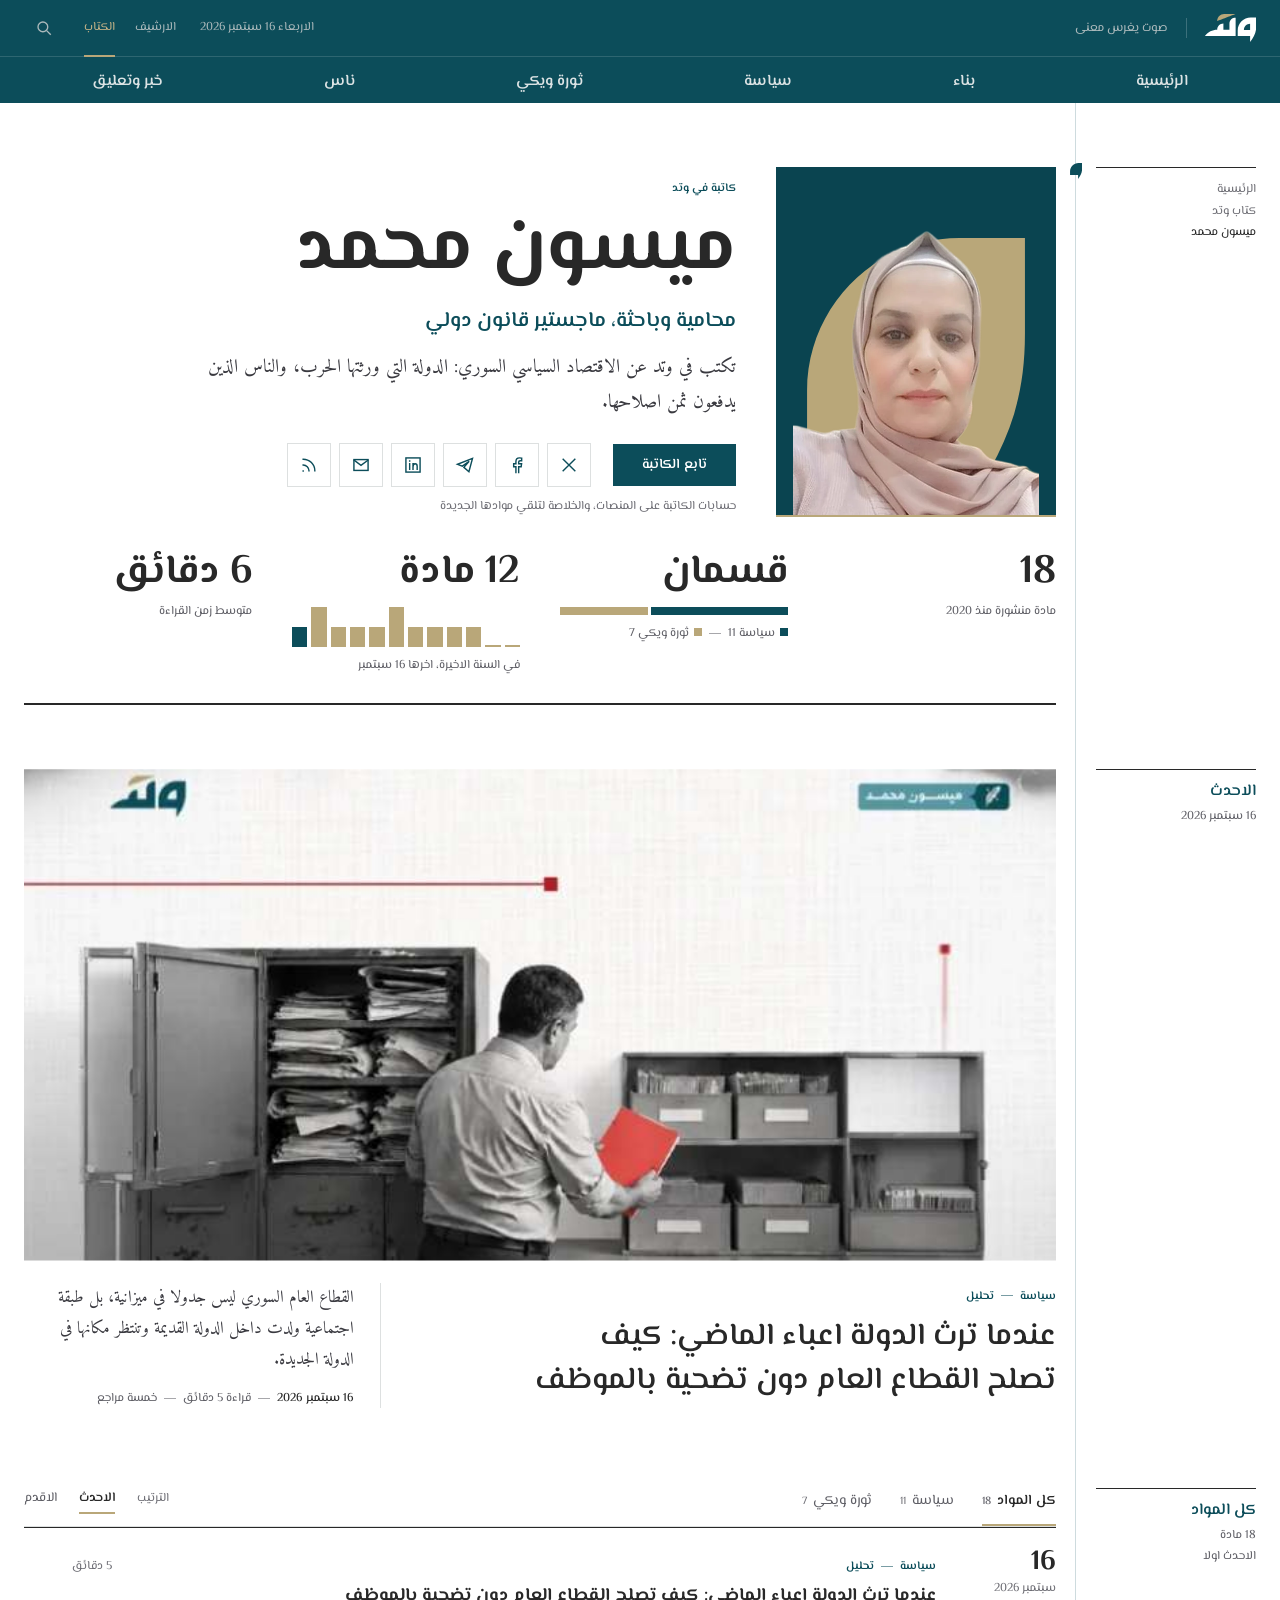
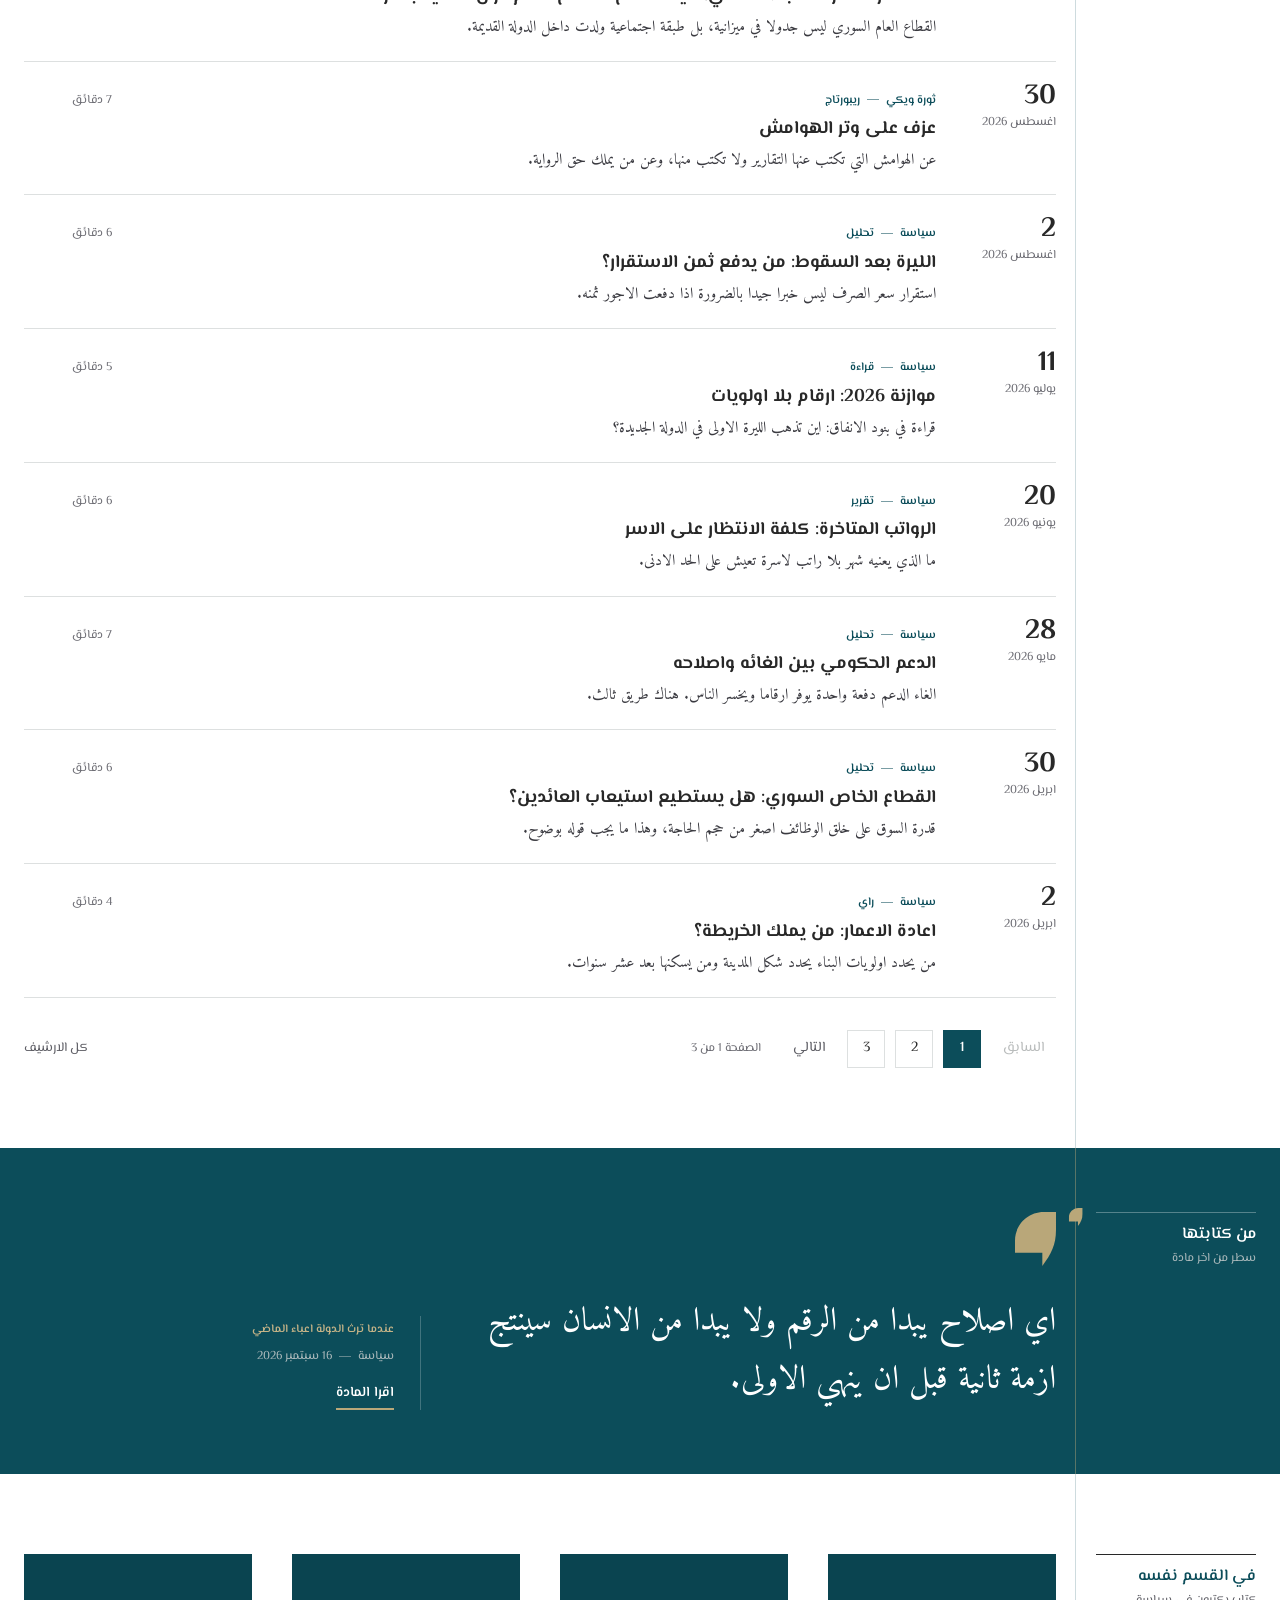
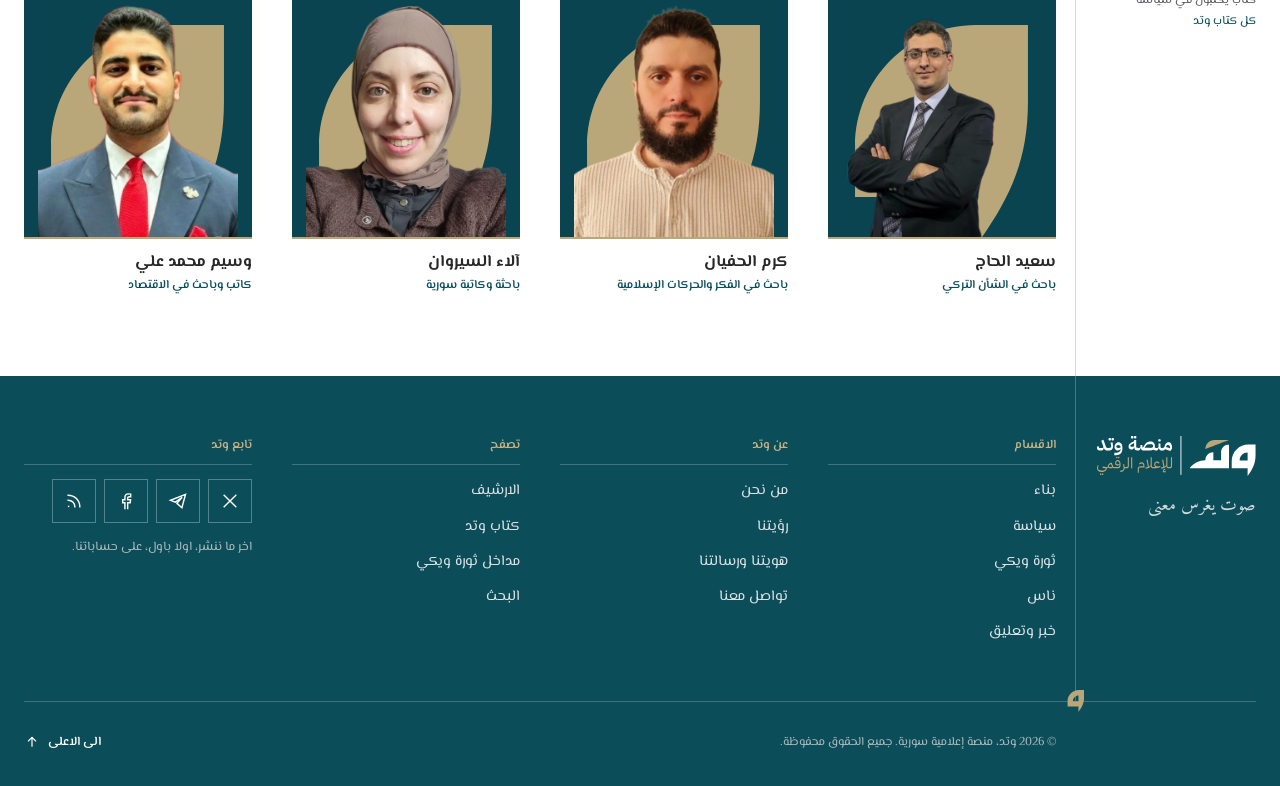
<file: author.html>
<!doctype html>
<html lang="ar" dir="rtl">
<head>
<meta charset="utf-8">
<meta name="viewport" content="width=device-width, initial-scale=1">
<title>ميسون محمد | كتاب وتد</title>
<meta name="description" content="ميسون محمد، كاتبة في وتد: محامية وباحثة، ماجستير قانون دولي.">
<meta name="theme-color" content="#0C4D5A">
<link rel="icon" href="assets/img/brand/logo-mark.svg" type="image/svg+xml">
<link rel="preconnect" href="https://fonts.googleapis.com">
<link rel="preconnect" href="https://fonts.gstatic.com" crossorigin>
<link rel="stylesheet" href="https://fonts.googleapis.com/css2?family=El+Messiri:wght@400;500;600;700&family=Amiri:wght@400;700&display=swap">
<link rel="stylesheet" href="assets/css/watad.css?v=18">
</head>
<body>
<a class="skip" href="#main">تخط الى المحتوى</a>
<!-- @partial: header -->
<header class="site-header" data-header>
 <div class="container site-header__bar">
  <a class="site-header__logo" href="index.html" aria-label="وتد، الصفحة الرئيسية"><svg viewBox="0 0 90.11 49.2" xmlns="http://www.w3.org/2000/svg" width="51.3" height="28" aria-hidden="true"><g><g><path fill="#FFFFFF" d="M80.31,6.21c-12.6,0-22.82,10.22-22.82,22.82v9.55h21.75s0,10.62,0,10.62c7.06-9.56,10.88-16.77,10.88-28.66V6.21h-9.8ZM79.23,27.96h-10.88c0-6.01,4.87-10.88,10.88-10.88v10.88Z"/><path fill="#FFFFFF" d="M53.81,6.15v32.43H0l.12-.16c5.01-6.74,12.92-10.72,21.32-10.72h0c0-6.01,4.87-10.88,10.88-10.88v10.88h10.62v-10.68c0-6.01,4.87-10.88,10.88-10.88Z"/></g><path fill="#B9A779" d="M21.38,12.3h0c0-6.79,5.51-12.3,12.3-12.3h20.13S21.38,12.3,21.38,12.3Z"/></g></svg></a>
  <span class="site-header__tag hide-tablet">صوت يغرس معنى</span>
  <div class="site-header__tools">
   <time class="site-header__date hide-tablet" datetime="2026-09-16">الاربعاء 16 سبتمبر 2026</time>
   <a href="archive.html" class="hide-tablet">الارشيف</a>
   <a href="writers.html" class="hide-tablet" aria-current="page">الكتاب</a>
   <button class="icon-btn" type="button" data-search-open aria-label="بحث"><svg viewBox="0 0 24 24" fill="none" stroke="currentColor" stroke-width="1.8" aria-hidden="true"><circle cx="10.5" cy="10.5" r="6.5"/><path d="M15.5 15.5L21 21"/></svg></button>
   <button class="icon-btn burger" type="button" data-drawer-open aria-label="القائمة"><svg viewBox="0 0 24 24" fill="none" stroke="currentColor" stroke-width="1.8" aria-hidden="true"><path d="M3 7h18M3 12h18M3 17h18"/></svg></button>
  </div>
 </div>
 <div class="site-header__sub"><div class="container site-header__subin">
  <a class="site-header__mark" href="index.html" aria-label="وتد، الصفحة الرئيسية"><svg viewBox="0 0 90.11 49.2" xmlns="http://www.w3.org/2000/svg" width="40.3" height="22" aria-hidden="true"><g><g><path fill="#FFFFFF" d="M80.31,6.21c-12.6,0-22.82,10.22-22.82,22.82v9.55h21.75s0,10.62,0,10.62c7.06-9.56,10.88-16.77,10.88-28.66V6.21h-9.8ZM79.23,27.96h-10.88c0-6.01,4.87-10.88,10.88-10.88v10.88Z"/><path fill="#FFFFFF" d="M53.81,6.15v32.43H0l.12-.16c5.01-6.74,12.92-10.72,21.32-10.72h0c0-6.01,4.87-10.88,10.88-10.88v10.88h10.62v-10.68c0-6.01,4.87-10.88,10.88-10.88Z"/></g><path fill="#B9A779" d="M21.38,12.3h0c0-6.79,5.51-12.3,12.3-12.3h20.13S21.38,12.3,21.38,12.3Z"/></g></svg></a>
  <nav class="site-header__secs" aria-label="الاقسام"><a href="index.html">الرئيسية</a><a href="category.html">بناء</a><a href="category.html">سياسة</a><a href="category.html">ثورة ويكي</a><a href="category.html">ناس</a><a href="news.html">خبر وتعليق</a></nav>
  <div class="site-header__acts"><button class="icon-btn" type="button" data-search-open aria-label="بحث"><svg viewBox="0 0 24 24" fill="none" stroke="currentColor" stroke-width="1.8" aria-hidden="true"><circle cx="10.5" cy="10.5" r="6.5"/><path d="M15.5 15.5L21 21"/></svg></button><button class="icon-btn burger" type="button" data-drawer-open aria-label="القائمة"><svg viewBox="0 0 24 24" fill="none" stroke="currentColor" stroke-width="1.8" aria-hidden="true"><path d="M3 7h18M3 12h18M3 17h18"/></svg></button></div>
 </div></div>
</header>
<div class="drawer" data-drawer role="dialog" aria-modal="true" aria-label="القائمة">
 <div class="drawer__top"><svg viewBox="0 0 90.11 49.2" xmlns="http://www.w3.org/2000/svg" width="51.3" height="28" aria-hidden="true"><g><g><path fill="#FFFFFF" d="M80.31,6.21c-12.6,0-22.82,10.22-22.82,22.82v9.55h21.75s0,10.62,0,10.62c7.06-9.56,10.88-16.77,10.88-28.66V6.21h-9.8ZM79.23,27.96h-10.88c0-6.01,4.87-10.88,10.88-10.88v10.88Z"/><path fill="#FFFFFF" d="M53.81,6.15v32.43H0l.12-.16c5.01-6.74,12.92-10.72,21.32-10.72h0c0-6.01,4.87-10.88,10.88-10.88v10.88h10.62v-10.68c0-6.01,4.87-10.88,10.88-10.88Z"/></g><path fill="#B9A779" d="M21.38,12.3h0c0-6.79,5.51-12.3,12.3-12.3h20.13S21.38,12.3,21.38,12.3Z"/></g></svg><button class="icon-btn" type="button" data-drawer-close aria-label="اغلاق" style="color:#fff"><svg viewBox="0 0 24 24" fill="none" stroke="currentColor" stroke-width="1.8" aria-hidden="true"><path d="M5 5l14 14M19 5L5 19"/></svg></button></div>
 <nav style="margin-top:26px" aria-label="القائمة الرئيسية"><a href="index.html">الرئيسية<span></span></a><a href="category.html">بناء<span>96 مادة</span></a><a href="category.html">سياسة<span>164 مادة</span></a><a href="category.html">ثورة ويكي<span>83 مادة</span></a><a href="category.html">ناس<span>41 مادة</span></a><a href="news.html">خبر وتعليق<span>28 مادة</span></a><a href="archive.html">الارشيف<span>412 مادة</span></a><a href="writers.html" aria-current="page">كتاب وتد<span>45 كاتبا</span></a></nav>
 <div class="drawer__more"><a href="about.html">من نحن</a><a href="#">تواصل معنا</a></div>
</div>
<div class="search-overlay" data-search-overlay role="dialog" aria-modal="true" aria-label="البحث">
 <button class="icon-btn search-overlay__close" type="button" data-search-close aria-label="اغلاق"><svg viewBox="0 0 24 24" fill="none" stroke="currentColor" stroke-width="1.8" aria-hidden="true"><path d="M5 5l14 14M19 5L5 19"/></svg></button>
 <form action="search.html" method="get" role="search">
  <label class="sr-only" for="q-overlay">ابحث في وتد</label>
  <input id="q-overlay" name="q" type="search" placeholder="ابحث في وتد" autocomplete="off">
  <button class="btn" type="submit">بحث</button>
 </form>
</div>
<!-- @endpartial -->
<main id="main" class="page">
<div class="axis-layer" aria-hidden="true"><div class="container"><i class="axis"></i></div></div>
<section class="section "><div class="container"><div class="l pt-l">
 <div class="rail"><span class="wedge"><svg viewBox="0 0 52.46 69.13" xmlns="http://www.w3.org/2000/svg" width="12.1" height="16" aria-hidden="true"><path fill="#0C4D5A" d="M36.7,0C16.43,0,0,16.43,0,36.7v15.35h34.97s0,17.08,0,17.08c11.35-15.37,17.49-26.96,17.49-46.08V0h-15.76Z"/></svg></span><nav class="crumbs rail-label" aria-label="مسار التنقل"><a href="index.html">الرئيسية</a><br><a href="writers.html">كتاب وتد</a><br><span aria-current="page">ميسون محمد</span></nav></div>
 <div class="body">
  <div class="au-head">
   <!-- the writer's picture: a cut-out (transparent PNG/WebP) stands on the tile; an ordinary photo fills it (.au-portrait--photo) -->
   <div class="au-portrait"><img src="assets/img/writers/maison.webp" alt="ميسون محمد" width="480" height="600"></div>
   <div class="au-head__text">
    <span class="kicker">كاتبة في وتد</span>
    <h1 class="t-name au-name" style="margin-top:10px" aria-label="ميسون محمد"><span aria-hidden="true"><span class="tw" style="--i:0">ميسون</span> <span class="tw" style="--i:1">محمد</span></span></h1>
    <div style="font-size:21px;font-weight:600;color:var(--teal);margin-top:14px">محامية وباحثة، ماجستير قانون دولي</div>
    <p class="dek" style="font-size:19px;margin-top:12px;max-width:560px">تكتب في وتد عن الاقتصاد السياسي السوري: الدولة التي ورثتها الحرب، والناس الذين يدفعون ثمن اصلاحها.</p>
    <div class="flex center gap-m wrap" style="margin-top:22px"><button class="btn follow" type="button" data-follow aria-pressed="false"><span class="follow__mark" aria-hidden="true"><svg viewBox="0 0 52.46 69.13" xmlns="http://www.w3.org/2000/svg" width="9" height="12" aria-hidden="true"><path fill="#B9A779" d="M36.7,0C16.43,0,0,16.43,0,36.7v15.35h34.97s0,17.08,0,17.08c11.35-15.37,17.49-26.96,17.49-46.08V0h-15.76Z"/></svg></span><span class="follow__label">تابع الكاتبة</span></button><div class="social"><a href="#" aria-label="اكس" title="اكس"><svg viewBox="0 0 24 24" aria-hidden="true"><path d="M5 5l14 14M19 5L5 19"/></svg></a><a href="#" aria-label="فيسبوك" title="فيسبوك"><svg viewBox="0 0 24 24" aria-hidden="true"><path d="M14 21v-7h3l.5-3.5H14V8.5c0-1 .4-1.7 1.8-1.7h1.8V3.7A22 22 0 0 0 15 3.5c-2.6 0-4.3 1.6-4.3 4.4v2.6H8V14h2.7v7"/></svg></a><a href="#" aria-label="تلغرام" title="تلغرام"><svg viewBox="0 0 24 24" aria-hidden="true"><path d="M21 4L3 11.2l5.8 2.1L17 7.5l-6.3 7.3 6 5.2z"/></svg></a><a href="#" aria-label="لينكدان" title="لينكدان"><svg viewBox="0 0 24 24" aria-hidden="true"><rect x="3.5" y="3.5" width="17" height="17"/><path d="M8 10.5V17M8 7.2v.1M12 17v-6.5M12 13.5c0-1.9 1-3 2.5-3s2.5 1 2.5 3V17"/></svg></a><a href="#" aria-label="البريد" title="البريد"><svg viewBox="0 0 24 24" aria-hidden="true"><rect x="3.5" y="5.5" width="17" height="13"/><path d="M4 6.5l8 6 8-6"/></svg></a><a href="#" aria-label="خلاصة RSS" title="خلاصة RSS"><svg viewBox="0 0 24 24" aria-hidden="true"><path d="M5 19.2v.1M5 12a7 7 0 0 1 7 7M5 5a14 14 0 0 1 14 14"/></svg></a></div></div>
    <p class="cap" style="margin-top:10px">حسابات الكاتبة على المنصات، والخلاصة لتلقي موادها الجديدة</p>
   </div>
  </div>
  <div class="au-stats" data-grow>
   <div class="stat"><b data-count>18</b><span>مادة منشورة منذ 2020</span></div>
   <div class="stat au-mix"><b>قسمان</b><i class="mix" aria-hidden="true"><i style="--w:61%"></i><i style="--w:39%"></i></i><span><em class="mix__a">سياسة 11</em><span class="sep">، </span><em class="mix__b">ثورة ويكي 7</em></span></div>
   <div class="stat au-rhythm"><b><span data-count>12</span> مادة</b><ol class="rhythm" aria-label="النشر شهرا بشهر خلال السنة الاخيرة"><li data-tip="اكتوبر 2025: لا مواد" style="--h:0%;--i:0"><i></i><span class="sr-only">اكتوبر 2025: لا مواد</span></li><li data-tip="نوفمبر 2025: لا مواد" style="--h:0%;--i:1"><i></i><span class="sr-only">نوفمبر 2025: لا مواد</span></li><li data-tip="ديسمبر 2025: مادة واحدة" style="--h:50%;--i:2"><i></i><span class="sr-only">ديسمبر 2025: مادة واحدة</span></li><li data-tip="يناير 2026: مادة واحدة" style="--h:50%;--i:3"><i></i><span class="sr-only">يناير 2026: مادة واحدة</span></li><li data-tip="فبراير 2026: مادة واحدة" style="--h:50%;--i:4"><i></i><span class="sr-only">فبراير 2026: مادة واحدة</span></li><li data-tip="مارس 2026: مادة واحدة" style="--h:50%;--i:5"><i></i><span class="sr-only">مارس 2026: مادة واحدة</span></li><li data-tip="ابريل 2026: مادتان" style="--h:100%;--i:6"><i></i><span class="sr-only">ابريل 2026: مادتان</span></li><li data-tip="مايو 2026: مادة واحدة" style="--h:50%;--i:7"><i></i><span class="sr-only">مايو 2026: مادة واحدة</span></li><li data-tip="يونيو 2026: مادة واحدة" style="--h:50%;--i:8"><i></i><span class="sr-only">يونيو 2026: مادة واحدة</span></li><li data-tip="يوليو 2026: مادة واحدة" style="--h:50%;--i:9"><i></i><span class="sr-only">يوليو 2026: مادة واحدة</span></li><li data-tip="اغسطس 2026: مادتان" style="--h:100%;--i:10"><i></i><span class="sr-only">اغسطس 2026: مادتان</span></li><li data-tip="سبتمبر 2026: مادة واحدة" style="--h:50%;--i:11"><i></i><span class="sr-only">سبتمبر 2026: مادة واحدة</span></li></ol><span>في السنة الاخيرة، اخرها 16 سبتمبر</span></div>
   <div class="stat"><b><span data-count>6</span> دقائق</b><span>متوسط زمن القراءة</span></div>
  </div>
 </div></div></div></section>
<section class="section "><div class="container"><div class="l pt-l">
 <div class="rail"><div class="rail-label"><b>الاحدث</b>16 سبتمبر 2026</div></div>
 <article class="body story">
  <img class="cover cover--wide" src="assets/img/posts/c01.jpg" alt="عندما ترث الدولة اعباء الماضي: كيف تصلح القطاع العام دون تضحية بالموظف" width="760" height="428">
  <div class="au-latest">
   <div><span class="kicker">سياسة<span class="sep">، </span>تحليل</span><h2 class="story__title t-l">عندما ترث الدولة اعباء الماضي: كيف تصلح القطاع العام دون تضحية بالموظف</h2></div>
   <div class="note"><p class="dek">القطاع العام السوري ليس جدولا في ميزانية، بل طبقة اجتماعية ولدت داخل الدولة القديمة وتنتظر مكانها في الدولة الجديدة.</p><div class="meta" style="margin-top:12px"><b>16 سبتمبر 2026</b><span class="sep">، </span>قراءة 5 دقائق<span class="sep">، </span>خمسة مراجع</div></div>
  </div><a class="stretched" href="article.html" aria-label="عندما ترث الدولة اعباء الماضي: كيف تصلح القطاع العام دون تضحية بالموظف"></a></article></div>
</div></section>
<section class="section "><div class="container"><div class="l l--stick pt-xl" data-works>
 <div class="rail"><div class="rail-label"><b>كل المواد</b><span data-works-count>18 مادة</span><br>الاحدث اولا</div></div>
 <div class="body">
  <div class="works-bar"><div class="tabs works-tabs" role="group" aria-label="القسم"><button class="tab is-active" type="button" data-works-filter="" aria-pressed="true">كل المواد<small>18</small></button><button class="tab" type="button" data-works-filter="سياسة" aria-pressed="false">سياسة<small>11</small></button><button class="tab" type="button" data-works-filter="ثورة ويكي" aria-pressed="false">ثورة ويكي<small>7</small></button></div>
   <div class="flex baseline gap-m works-sort"><span class="cap">الترتيب</span><div class="chips" role="group" aria-label="الترتيب"><button class="chip is-active" type="button" data-works-sort="new" aria-pressed="true">الاحدث</button><button class="chip" type="button" data-works-sort="old" aria-pressed="false">الاقدم</button></div></div></div>
  <ol class="works" data-works-list><li class="work story" data-section="سياسة" data-date="2026-09-16"><time class="work__date" datetime="2026-09-16"><b>16</b>سبتمبر 2026</time><div class="work__text"><span class="kicker">سياسة<span class="sep">، </span>تحليل</span><h3 class="story__title work__title">عندما ترث الدولة اعباء الماضي: كيف تصلح القطاع العام دون تضحية بالموظف</h3><p class="work__dek">القطاع العام السوري ليس جدولا في ميزانية، بل طبقة اجتماعية ولدت داخل الدولة القديمة.</p></div><span class="work__time">5 دقائق</span><i class="work__go" aria-hidden="true"></i><a class="stretched" href="article.html" aria-label="عندما ترث الدولة اعباء الماضي: كيف تصلح القطاع العام دون تضحية بالموظف"></a></li><li class="work story" data-section="ثورة ويكي" data-date="2026-08-30"><time class="work__date" datetime="2026-08-30"><b>30</b>اغسطس 2026</time><div class="work__text"><span class="kicker">ثورة ويكي<span class="sep">، </span>ريبورتاج</span><h3 class="story__title work__title">عزف على وتر الهوامش</h3><p class="work__dek">عن الهوامش التي تكتب عنها التقارير ولا تكتب منها، وعن من يملك حق الرواية.</p></div><span class="work__time">7 دقائق</span><i class="work__go" aria-hidden="true"></i><a class="stretched" href="article.html" aria-label="عزف على وتر الهوامش"></a></li><li class="work story" data-section="سياسة" data-date="2026-08-02"><time class="work__date" datetime="2026-08-02"><b>2</b>اغسطس 2026</time><div class="work__text"><span class="kicker">سياسة<span class="sep">، </span>تحليل</span><h3 class="story__title work__title">الليرة بعد السقوط: من يدفع ثمن الاستقرار؟</h3><p class="work__dek">استقرار سعر الصرف ليس خبرا جيدا بالضرورة اذا دفعت الاجور ثمنه.</p></div><span class="work__time">6 دقائق</span><i class="work__go" aria-hidden="true"></i><a class="stretched" href="article.html" aria-label="الليرة بعد السقوط: من يدفع ثمن الاستقرار؟"></a></li><li class="work story" data-section="سياسة" data-date="2026-07-11"><time class="work__date" datetime="2026-07-11"><b>11</b>يوليو 2026</time><div class="work__text"><span class="kicker">سياسة<span class="sep">، </span>قراءة</span><h3 class="story__title work__title">موازنة 2026: ارقام بلا اولويات</h3><p class="work__dek">قراءة في بنود الانفاق: اين تذهب الليرة الاولى في الدولة الجديدة؟</p></div><span class="work__time">5 دقائق</span><i class="work__go" aria-hidden="true"></i><a class="stretched" href="article.html" aria-label="موازنة 2026: ارقام بلا اولويات"></a></li><li class="work story" data-section="سياسة" data-date="2026-06-20"><time class="work__date" datetime="2026-06-20"><b>20</b>يونيو 2026</time><div class="work__text"><span class="kicker">سياسة<span class="sep">، </span>تقرير</span><h3 class="story__title work__title">الرواتب المتاخرة: كلفة الانتظار على الاسر</h3><p class="work__dek">ما الذي يعنيه شهر بلا راتب لاسرة تعيش على الحد الادنى.</p></div><span class="work__time">6 دقائق</span><i class="work__go" aria-hidden="true"></i><a class="stretched" href="article.html" aria-label="الرواتب المتاخرة: كلفة الانتظار على الاسر"></a></li><li class="work story" data-section="سياسة" data-date="2026-05-28"><time class="work__date" datetime="2026-05-28"><b>28</b>مايو 2026</time><div class="work__text"><span class="kicker">سياسة<span class="sep">، </span>تحليل</span><h3 class="story__title work__title">الدعم الحكومي بين الغائه واصلاحه</h3><p class="work__dek">الغاء الدعم دفعة واحدة يوفر ارقاما ويخسر الناس. هناك طريق ثالث.</p></div><span class="work__time">7 دقائق</span><i class="work__go" aria-hidden="true"></i><a class="stretched" href="article.html" aria-label="الدعم الحكومي بين الغائه واصلاحه"></a></li><li class="work story" data-section="سياسة" data-date="2026-04-30"><time class="work__date" datetime="2026-04-30"><b>30</b>ابريل 2026</time><div class="work__text"><span class="kicker">سياسة<span class="sep">، </span>تحليل</span><h3 class="story__title work__title">القطاع الخاص السوري: هل يستطيع استيعاب العائدين؟</h3><p class="work__dek">قدرة السوق على خلق الوظائف اصغر من حجم الحاجة، وهذا ما يجب قوله بوضوح.</p></div><span class="work__time">6 دقائق</span><i class="work__go" aria-hidden="true"></i><a class="stretched" href="article.html" aria-label="القطاع الخاص السوري: هل يستطيع استيعاب العائدين؟"></a></li><li class="work story" data-section="سياسة" data-date="2026-04-02"><time class="work__date" datetime="2026-04-02"><b>2</b>ابريل 2026</time><div class="work__text"><span class="kicker">سياسة<span class="sep">، </span>راي</span><h3 class="story__title work__title">اعادة الاعمار: من يملك الخريطة؟</h3><p class="work__dek">من يحدد اولويات البناء يحدد شكل المدينة ومن يسكنها بعد عشر سنوات.</p></div><span class="work__time">4 دقائق</span><i class="work__go" aria-hidden="true"></i><a class="stretched" href="article.html" aria-label="اعادة الاعمار: من يملك الخريطة؟"></a></li><li class="work story" data-section="سياسة" data-date="2026-03-05"><time class="work__date" datetime="2026-03-05"><b>5</b>مارس 2026</time><div class="work__text"><span class="kicker">سياسة<span class="sep">، </span>مقال</span><h3 class="story__title work__title">الكهرباء كسؤال سياسي</h3><p class="work__dek">ساعات التقنين ليست مشكلة فنية فقط، بل ترتيب للاولويات بين المدن.</p></div><span class="work__time">5 دقائق</span><i class="work__go" aria-hidden="true"></i><a class="stretched" href="article.html" aria-label="الكهرباء كسؤال سياسي"></a></li><li class="work story" data-section="سياسة" data-date="2026-02-08"><time class="work__date" datetime="2026-02-08"><b>8</b>فبراير 2026</time><div class="work__text"><span class="kicker">سياسة<span class="sep">، </span>تحليل</span><h3 class="story__title work__title">التحويلات من الخارج: الاقتصاد الذي لا تراه الدولة</h3><p class="work__dek">ملايين الدولارات تصل كل شهر ولا تمر عبر اي سياسة عامة.</p></div><span class="work__time">6 دقائق</span><i class="work__go" aria-hidden="true"></i><a class="stretched" href="article.html" aria-label="التحويلات من الخارج: الاقتصاد الذي لا تراه الدولة"></a></li><li class="work story" data-section="سياسة" data-date="2026-01-12"><time class="work__date" datetime="2026-01-12"><b>12</b>يناير 2026</time><div class="work__text"><span class="kicker">سياسة<span class="sep">، </span>قراءة</span><h3 class="story__title work__title">الضرائب في الدولة الجديدة</h3><p class="work__dek">العدالة الضريبية تبدا من معرفة من يدفع اليوم ومن لا يدفع شيئا.</p></div><span class="work__time">5 دقائق</span><i class="work__go" aria-hidden="true"></i><a class="stretched" href="article.html" aria-label="الضرائب في الدولة الجديدة"></a></li><li class="work story" data-section="سياسة" data-date="2025-12-14"><time class="work__date" datetime="2025-12-14"><b>14</b>ديسمبر 2025</time><div class="work__text"><span class="kicker">سياسة<span class="sep">، </span>تحليل</span><h3 class="story__title work__title">العقوبات بعد السقوط: ما الذي بقي منها؟</h3><p class="work__dek">رفع بعض العقوبات لم يرفع اثارها عن المصارف والتجارة.</p></div><span class="work__time">6 دقائق</span><i class="work__go" aria-hidden="true"></i><a class="stretched" href="article.html" aria-label="العقوبات بعد السقوط: ما الذي بقي منها؟"></a></li><li class="work story" data-section="ثورة ويكي" data-date="2025-06-19"><time class="work__date" datetime="2025-06-19"><b>19</b>يونيو 2025</time><div class="work__text"><span class="kicker">ثورة ويكي<span class="sep">، </span>ملف</span><h3 class="story__title work__title">المعتقلون: خرائط السجون وشهادات الناجين</h3><p class="work__dek">المدخل 074 في ثورة ويكي: ما نعرفه عن السجون، ومن يروي.</p></div><span class="work__time">12 دقائق</span><i class="work__go" aria-hidden="true"></i><a class="stretched" href="article.html" aria-label="المعتقلون: خرائط السجون وشهادات الناجين"></a></li><li class="work story" data-section="ثورة ويكي" data-date="2024-03-07"><time class="work__date" datetime="2024-03-07"><b>7</b>مارس 2024</time><div class="work__text"><span class="kicker">ثورة ويكي<span class="sep">، </span>يوميات</span><h3 class="story__title work__title">يوميات الحصار في الغوطة الشرقية</h3><p class="work__dek">المدخل 061: الحياة اليومية تحت الحصار كما دونها اهلها.</p></div><span class="work__time">9 دقائق</span><i class="work__go" aria-hidden="true"></i><a class="stretched" href="article.html" aria-label="يوميات الحصار في الغوطة الشرقية"></a></li><li class="work story" data-section="ثورة ويكي" data-date="2023-11-02"><time class="work__date" datetime="2023-11-02"><b>2</b>نوفمبر 2023</time><div class="work__text"><span class="kicker">ثورة ويكي<span class="sep">، </span>سيرة</span><h3 class="story__title work__title">مي سكاف: الفنانة في الشارع</h3><p class="work__dek">المدخل 047: سيرة فنانة اختارت الساحة.</p></div><span class="work__time">6 دقائق</span><i class="work__go" aria-hidden="true"></i><a class="stretched" href="article.html" aria-label="مي سكاف: الفنانة في الشارع"></a></li><li class="work story" data-section="ثورة ويكي" data-date="2022-12-08"><time class="work__date" datetime="2022-12-08"><b>8</b>ديسمبر 2022</time><div class="work__text"><span class="kicker">ثورة ويكي<span class="sep">، </span>سيرة</span><h3 class="story__title work__title">رزان زيتونة: التوثيق حتى الغياب</h3><p class="work__dek">المدخل 036: التوثيق بوصفه موقفا.</p></div><span class="work__time">7 دقائق</span><i class="work__go" aria-hidden="true"></i><a class="stretched" href="article.html" aria-label="رزان زيتونة: التوثيق حتى الغياب"></a></li><li class="work story" data-section="ثورة ويكي" data-date="2021-09-16"><time class="work__date" datetime="2021-09-16"><b>16</b>سبتمبر 2021</time><div class="work__text"><span class="kicker">ثورة ويكي<span class="sep">، </span>ريبورتاج</span><h3 class="story__title work__title">السوريون في المنافي</h3><p class="work__dek">المدخل 024: من بقي، ومن رحل، ومن يعود.</p></div><span class="work__time">8 دقائق</span><i class="work__go" aria-hidden="true"></i><a class="stretched" href="article.html" aria-label="السوريون في المنافي"></a></li><li class="work story" data-section="ثورة ويكي" data-date="2020-05-21"><time class="work__date" datetime="2020-05-21"><b>21</b>مايو 2020</time><div class="work__text"><span class="kicker">ثورة ويكي<span class="sep">، </span>سيرة</span><h3 class="story__title work__title">باسل شحادة: الكاميرا في حمص</h3><p class="work__dek">المدخل 015: السينمائي الذي ترك منحته ليصور مدينته.</p></div><span class="work__time">6 دقائق</span><i class="work__go" aria-hidden="true"></i><a class="stretched" href="article.html" aria-label="باسل شحادة: الكاميرا في حمص"></a></li></ol>
  <div class="alist-foot"><nav class="pager" aria-label="صفحات مواد الكاتبة" data-works-pager><span class="pager__prev" aria-disabled="true">السابق</span><a aria-current="page" href="author.html">1</a><a href="author.html?page=2">2</a><a href="author.html?page=3">3</a><a class="pager__next" href="author.html?page=2">التالي</a><span class="pager__info">الصفحة 1 من 3</span></nav><a class="link-quiet" href="archive.html">كل الارشيف</a></div>
 </div></div></div></section>
<div class="pt-xl"></div><section class="band  pt-l pb-l" aria-label="من كتابتها"><div class="axis-layer" aria-hidden="true"><div class="container"><i class="axis"></i></div></div><div class="container section"><div class="l">
 <div class="rail"><span class="wedge"><svg viewBox="0 0 52.46 69.13" xmlns="http://www.w3.org/2000/svg" width="13.7" height="18" aria-hidden="true"><path fill="#B9A779" d="M36.7,0C16.43,0,0,16.43,0,36.7v15.35h34.97s0,17.08,0,17.08c11.35-15.37,17.49-26.96,17.49-46.08V0h-15.76Z"/></svg></span><div class="rail-label"><b>من كتابتها</b>سطر من اخر مادة</div></div>
 <div class="body split" style="align-items:end">
  <figure style="margin:0"><svg viewBox="0 0 52.46 69.13" xmlns="http://www.w3.org/2000/svg" width="41.0" height="54" aria-hidden="true"><path fill="#B9A779" d="M36.7,0C16.43,0,0,16.43,0,36.7v15.35h34.97s0,17.08,0,17.08c11.35-15.37,17.49-26.96,17.49-46.08V0h-15.76Z"/></svg><blockquote style="margin:18px 0 0"><p class="statement" data-ink style="color:#fff">اي اصلاح يبدا من الرقم ولا يبدا من الانسان سينتج ازمة ثانية قبل ان ينهي الاولى.</p></blockquote></figure>
  <div class="note"><div class="kicker">عندما ترث الدولة اعباء الماضي</div><div class="meta" style="margin-top:6px">سياسة<span class="sep">، </span>16 سبتمبر 2026</div><a class="link-accent mt-s" href="article.html">اقرا المادة</a></div>
 </div></div></div></section>
<section class="section "><div class="container"><div class="l pt-xl pb-l">
 <div class="rail"><div class="rail-label"><b>في القسم نفسه</b>كتاب يكتبون في سياسة<br><a href="writers.html">كل كتاب وتد</a></div></div>
 <div class="body writers-grid au-peers" data-arrive><article class="story writer writer--card"><span class="writer__pic"><img src="assets/img/writers/saeed.webp" alt="" width="480" height="600" loading="lazy"></span><b class="writer__name">سعيد الحاج</b><span class="writer__field">باحث في الشأن التركي</span><a class="stretched" href="author.html" aria-label="سعيد الحاج"></a></article><article class="story writer writer--card"><span class="writer__pic"><img src="assets/img/writers/karam.webp" alt="" width="480" height="600" loading="lazy"></span><b class="writer__name">كرم الحفيان</b><span class="writer__field">باحث في الفكر والحركات الإسلامية</span><a class="stretched" href="author.html" aria-label="كرم الحفيان"></a></article><article class="story writer writer--card"><span class="writer__pic"><img src="assets/img/writers/kervan.webp" alt="" width="480" height="600" loading="lazy"></span><b class="writer__name">آلاء السيروان</b><span class="writer__field">باحثة وكاتبة سورية</span><a class="stretched" href="author.html" aria-label="آلاء السيروان"></a></article><article class="story writer writer--card"><span class="writer__pic"><img src="assets/img/writers/waseemali.webp" alt="" width="480" height="600" loading="lazy"></span><b class="writer__name">وسيم محمد علي</b><span class="writer__field">كاتب وباحث في الاقتصاد</span><a class="stretched" href="author.html" aria-label="وسيم محمد علي"></a></article></div></div></div></section>
</main>
<!-- @partial: footer -->
<footer class="site-footer">
 <div class="site-footer__part"><div class="axis-layer" aria-hidden="true"><div class="container"><i class="axis"></i></div></div>
 <div class="container"><div class="l site-footer__main">
  <div class="rail site-footer__brand"><a class="site-footer__logo" href="index.html" aria-label="منصة وتد للاعلام الرقمي"><svg viewBox="0 0 216.99 54.74" xmlns="http://www.w3.org/2000/svg" width="158.6" height="40" aria-hidden="true"><g><g><path fill="#FFFFFF" d="M3.44,19.84c-1.09,0-1.94-.29-2.54-.86s-.9-1.46-.9-2.66v-1.91h2.79v1.86h3.72c.8,0,1.36-.09,1.68-.26.32-.17.48-.48.48-.92,0-.2-.04-.45-.12-.74-.08-.29-.2-.62-.34-.98l-2.46-7,3.03-1.09,2.76,7.84c.22.64.43,1.16.64,1.56.21.4.42.72.64.96.22.24.46.4.72.49.26.09.56.14.89.14h.79v2.84l-.74.74c-.69,0-1.29-.05-1.8-.16s-.97-.29-1.37-.55-.76-.6-1.08-1.03c-.32-.43-.62-.97-.92-1.63l-.11.03c-.2,1.2-.58,2.06-1.13,2.57-.56.51-1.42.77-2.58.77h-2.05Z"/><path fill="#FFFFFF" d="M14.49,17l.74-.74h.68c1.28,0,2.15-.13,2.64-.4.48-.26.72-.74.72-1.43,0-.29-.02-.66-.07-1.11-.05-.45-.13-1.04-.26-1.79l-.44-2.46,2.68-.44.38,2.46c.09.62.16,1.23.22,1.82.05.59.08,1.1.08,1.52,0,1.86-.47,3.23-1.42,4.1-.95.87-2.46,1.31-4.54,1.31h-1.42v-2.84ZM17.16,6.12c-.44,0-.8-.13-1.08-.4-.28-.26-.42-.69-.42-1.27s.14-1.03.42-1.3c.28-.26.64-.4,1.08-.4h.46c.44,0,.8.13,1.08.4.28.26.42.7.42,1.3s-.14,1.01-.42,1.27c-.28.26-.64.4-1.08.4h-.46ZM21.24,6.12c-.44,0-.8-.13-1.08-.4-.28-.26-.42-.69-.42-1.27s.14-1.03.42-1.3c.28-.26.64-.4,1.08-.4h.46c.44,0,.8.13,1.08.4.28.26.42.7.42,1.3s-.14,1.01-.42,1.27c-.28.26-.64.4-1.08.4h-.46Z"/><path fill="#FFFFFF" d="M23.67,22.82h1.8c2.33,0,4.05-.43,5.14-1.3,1.09-.87,1.64-2.02,1.64-3.46v-.68h-.16c-.26.84-.69,1.46-1.3,1.87-.61.41-1.36.62-2.25.62-1.48,0-2.62-.42-3.44-1.26-.82-.84-1.23-2.01-1.23-3.53,0-.91.14-1.76.41-2.54s.65-1.47,1.13-2.05,1.06-1.04,1.72-1.37c.66-.33,1.39-.49,2.17-.49,1.71,0,3.05.71,4.02,2.13.97,1.42,1.45,3.4,1.45,5.93,0,1.53-.19,2.89-.57,4.09-.38,1.19-.96,2.21-1.72,3.05-.77.84-1.72,1.48-2.86,1.91-1.14.44-2.46.66-3.95.66h-2v-3.58ZM29.3,16.26c.75,0,1.35-.04,1.82-.12.46-.08.83-.22,1.11-.42-.04-1.06-.36-1.9-.96-2.54-.6-.64-1.36-.96-2.27-.96-.78,0-1.42.23-1.9.68-.48.46-.72,1.03-.72,1.72,0,.58.2,1,.6,1.26.4.26.98.38,1.75.38h.57Z"/><path fill="#FFFFFF" d="M55.56,19.84c-1.66-.02-2.86-.39-3.59-1.12-.74-.73-1.11-1.8-1.11-3.23v-.22h-.16c-.27,1.15-.69,1.95-1.24,2.42s-1.35.7-2.39.7c-1.28,0-2.25-.34-2.91-1.03-.67-.68-1-1.65-1-2.91,0-1.37.4-2.5,1.19-3.39.79-.89,1.93-1.72,3.4-2.49l2.98-1.53v-1.48h2.87v9.07c0,.6.14,1.02.42,1.26.28.24.76.36,1.43.36h.85v2.84l-.74.74ZM47.83,14.81c1.08,0,1.83-.12,2.26-.36.43-.24.64-.66.64-1.26v-3.5l-2.24,1.12c-.98.47-1.7.89-2.16,1.26-.46.37-.68.82-.68,1.37,0,.49.16.84.48,1.05.32.21.89.31,1.71.31ZM47.88,3.36c-.44,0-.8-.13-1.08-.4-.28-.26-.42-.69-.42-1.27s.14-1.03.42-1.3C47.09.13,47.45,0,47.88,0h.46c.44,0,.8.13,1.08.4.28.26.42.7.42,1.3s-.14,1.01-.42,1.27c-.28.26-.64.4-1.08.4h-.46ZM51.96,3.36c-.44,0-.8-.13-1.08-.4-.28-.26-.42-.69-.42-1.27s.14-1.03.42-1.3C51.16.13,51.52,0,51.96,0h.46c.44,0,.8.13,1.08.4.28.26.42.7.42,1.3s-.14,1.01-.42,1.27c-.28.26-.64.4-1.08.4h-.46Z"/><path fill="#FFFFFF" d="M80.32,19.84c-.66,0-1.25-.07-1.79-.22-.54-.15-1.04-.41-1.52-.79-1.11.67-2.68,1.01-4.7,1.01h-7.9c-1.4,0-2.48-.27-3.22-.82-.75-.55-1.25-1.4-1.5-2.57h-.14c-.24,1.2-.66,2.07-1.27,2.6-.61.53-1.52.79-2.72.79v-2.84l.74-.74h.85c1.49,0,2.24-.68,2.24-2.05v-1.83h2.68v1.83c0,.89.26,1.49.79,1.78l1.26-2.19c.66-1.15,1.32-2.11,2-2.9.67-.78,1.38-1.42,2.1-1.9.73-.48,1.49-.83,2.3-1.05.8-.22,1.65-.33,2.54-.33,2.04,0,3.59.56,4.63,1.67,1.05,1.11,1.57,2.66,1.57,4.65,0,.42-.02.82-.07,1.19-.05.37-.11.72-.2,1.03.22.04.44.06.66.08.22.02.45.03.68.03h.74v2.84l-.74.74ZM72.32,16.26c1.62,0,2.77-.17,3.44-.51.67-.34,1.01-.97,1.01-1.9s-.26-1.56-.79-1.99c-.53-.44-1.37-.66-2.52-.66h-.82c-.8,0-1.5.04-2.1.12-.6.08-1.15.24-1.65.46-.5.23-.96.55-1.38.96-.42.41-.84.93-1.26,1.57l-1.18,1.78.08.16h7.16Z"/><path fill="#FFFFFF" d="M80.32,17l.74-.74h.85c1.49,0,2.24-.68,2.24-2.05v-4.02h2.68v4.02c0,1.37.68,2.05,2.05,2.05h1.04v2.84l-.74.74c-1.4,0-2.48-.27-3.22-.82-.75-.55-1.25-1.4-1.5-2.57h-.14c-.24,1.2-.66,2.07-1.27,2.6-.61.53-1.52.79-2.72.79v-2.84ZM85.24,7.68c-.44,0-.8-.13-1.08-.4-.28-.26-.42-.69-.42-1.27s.14-1.03.42-1.3c.28-.26.64-.4,1.08-.4h.46c.44,0,.8.13,1.08.4.28.26.42.7.42,1.3s-.14,1.01-.42,1.27c-.28.26-.64.4-1.08.4h-.46Z"/><path fill="#FFFFFF" d="M93.09,18.28c-.42.59-.93.99-1.53,1.22-.6.23-1.39.34-2.38.34v-2.84l.74-.74c.69,0,1.19-.13,1.5-.38.31-.26.58-.69.82-1.31l.77-1.91c.22-.56.47-1.09.77-1.58s.63-.92,1.01-1.27c.38-.35.82-.63,1.31-.83.49-.2,1.06-.3,1.69-.3,1.58,0,2.8.66,3.64,1.97.84,1.31,1.26,3.13,1.26,5.44v.96l-2.3,3.42-7.3-2.17ZM94.45,14.98l5.63,1.67v-.58c0-1.21-.26-2.15-.78-2.82-.52-.67-1.22-1-2.09-1-.64,0-1.16.18-1.56.53-.4.35-.72.86-.96,1.52l-.25.69Z"/><path fill="#B9A779" d="M6.28,49.16c-1.98,0-3.52-.45-4.62-1.35-1.1-.9-1.66-2.15-1.66-3.76,0-.63.08-1.29.26-1.99s.41-1.4.71-2.1l1.27.39c-.26.53-.47,1.09-.63,1.67s-.25,1.13-.25,1.65c0,1.16.38,2.06,1.13,2.7s1.82.96,3.18.96h1.23c1.48,0,2.67-.27,3.56-.81.89-.54,1.4-1.3,1.55-2.28l-4.35-.57v-1.8l2.64.39c.46.07.97.13,1.52.17.55.05,1.01.07,1.36.07v.84l.25.27c0,.87-.16,1.65-.48,2.34-.32.69-.79,1.27-1.4,1.75-.61.48-1.36.84-2.25,1.09s-1.89.38-3.01.38ZM4.84,53.25c-.27,0-.49-.08-.65-.24s-.25-.41-.25-.77.08-.61.25-.77c.16-.16.38-.24.65-.24h.23c.27,0,.49.08.65.24.16.16.25.41.25.77s-.08.61-.25.77c-.16.16-.38.24-.65.24h-.23ZM7.48,53.25c-.27,0-.49-.08-.65-.24s-.25-.41-.25-.77.08-.61.25-.77c.16-.16.38-.24.65-.24h.22c.27,0,.49.08.65.24.16.16.25.41.25.77s-.08.61-.25.77-.38.24-.65.24h-.22Z"/><path fill="#B9A779" d="M12.76,42.9l.41-.41c.45,0,.79-.02,1.03-.06.24-.04.43-.12.58-.25-.04-.15-.07-.3-.08-.45-.01-.15-.02-.31-.02-.49,0-.74.24-1.41.73-2.01.48-.61,1.22-1.23,2.2-1.87l1-.65h1.59l1.45,3.95c.14.37.26.67.38.91.12.24.25.43.39.56.14.14.3.23.47.29s.37.08.6.08h.39v1.35l-.41.41c-.64,0-1.15-.09-1.53-.28-.38-.18-.72-.55-1.02-1.09l-.12.04v1.33h-2.43c-1.76,0-2.89-.51-3.39-1.53h-.08c-.18.52-.42.9-.74,1.15-.31.25-.78.38-1.39.38v-1.35ZM16.03,41.06c0,.49.2.85.59,1.08.39.23,1.01.35,1.86.35h2.23c-.15-.31-.31-.72-.49-1.21l-1.14-3.09-.78.47c-.61.37-1.14.75-1.59,1.14-.45.4-.67.81-.67,1.25Z"/><path fill="#B9A779" d="M23.47,42.9l.41-.41h3.86c.56,0,1.03-.05,1.41-.14.38-.09.69-.25.93-.47.24-.22.41-.5.51-.85.1-.35.15-.77.15-1.28v-.65h-.1c-.19.45-.51.8-.95,1.06-.44.26-.96.39-1.56.39-1.09,0-1.94-.28-2.53-.84s-.9-1.35-.9-2.37c0-.6.09-1.16.28-1.7.18-.53.44-.99.77-1.39s.72-.71,1.17-.94c.46-.23.96-.35,1.5-.35,1.17,0,2.09.5,2.76,1.51.67,1.01,1,2.43,1,4.25,0,1.02-.08,1.89-.23,2.6-.15.71-.4,1.28-.75,1.71-.35.43-.8.74-1.37.93-.57.19-1.26.29-2.1.29h-4.27v-1.35ZM26.92,30.52c-.27,0-.49-.08-.65-.24s-.25-.41-.25-.77.08-.61.25-.77.38-.24.65-.24h.22c.27,0,.49.08.65.24s.25.41.25.77-.08.61-.25.77-.38.24-.65.24h-.22ZM28.54,38.75c.59,0,1.05-.05,1.4-.15.35-.1.62-.26.81-.48-.03-1.04-.26-1.86-.7-2.47-.44-.61-1.02-.92-1.76-.92-.69,0-1.23.22-1.6.66-.38.44-.56,1.03-.56,1.75,0,.57.16.98.48,1.24.32.25.83.38,1.52.38h.41ZM29.56,30.52c-.27,0-.49-.08-.65-.24-.16-.16-.25-.41-.25-.77s.08-.61.25-.77c.16-.16.38-.24.65-.24h.23c.27,0,.49.08.65.24s.25.41.25.77-.08.61-.25.77-.38.24-.65.24h-.23Z"/><path fill="#B9A779" d="M31.87,47.4h.76c.75,0,1.36-.11,1.84-.33.48-.22.85-.51,1.12-.87.27-.36.46-.78.57-1.27.11-.48.16-.99.16-1.52,0-.4-.02-.81-.06-1.24s-.1-.84-.16-1.24l-.43-2.31,1.43-.29.27,1.55c.08.48.15.93.19,1.35.05.42.09.84.11,1.25h1.94v1.35l-.41.41h-1.55c-.05.67-.18,1.3-.38,1.89-.2.59-.49,1.11-.88,1.56s-.89.8-1.51,1.06c-.62.26-1.37.39-2.26.39h-.76v-1.76Z"/><path fill="#B9A779" d="M39.21,42.9l.41-.41h.59c.65,0,1.13-.15,1.42-.45.29-.3.44-.78.44-1.43v-11.49h1.51v11.49c0,1.25-.27,2.17-.81,2.76s-1.39.88-2.57.88h-1v-1.35Z"/><path fill="#B9A779" d="M46.65,29.13h1.51v15.13h-1.51v-15.13Z"/><path fill="#B9A779" d="M55.75,45.15c0-1.29.28-2.25.84-2.85.56-.61,1.44-.91,2.64-.91h4.29v-.02c0-1.17-.22-2.09-.66-2.74-.44-.65-1.07-.98-1.87-.98-.97,0-1.78.51-2.45,1.53l-1.17-1.1c.4-.61.9-1.13,1.52-1.55.62-.42,1.32-.63,2.09-.63,1.25,0,2.23.48,2.92,1.44.69.96,1.04,2.31,1.04,4.04v1.78h-5.72c-.71,0-1.23.16-1.55.49-.33.33-.49.84-.49,1.55v5.27h-1.43v-5.31Z"/><path fill="#B9A779" d="M66.07,43.17l3.45-.9-1.76-9.89,1.45-.27,1.74,9.75c.49-.16.89-.36,1.21-.58.31-.22.57-.5.76-.84.19-.33.32-.74.4-1.21s.11-1.04.11-1.71v-8.4h1.51v11.63c0,1.16.59,1.74,1.76,1.74h.7v1.35l-.41.41c-1.14,0-1.98-.26-2.51-.77-.53-.51-.8-1.32-.8-2.42v-.78h-.1c-.1.52-.22.97-.37,1.35-.15.38-.34.71-.56.98-.22.27-.49.5-.81.67s-.69.33-1.12.45l-4.17,1.12-.47-1.7Z"/><path fill="#B9A779" d="M76.98,42.9l.41-.41h2.58v-.1c-.5-.33-.92-.8-1.26-1.41-.33-.61-.5-1.28-.5-2,0-.61.1-1.17.31-1.68s.48-.94.83-1.3c.35-.36.76-.64,1.24-.84.48-.2.98-.3,1.51-.3.78,0,1.45.16,2.02.48.57.32,1.05.77,1.43,1.36l-1.02,1.19c-.35-.44-.73-.76-1.13-.96-.4-.2-.86-.31-1.38-.31-.78,0-1.37.22-1.77.64-.4.43-.6,1-.6,1.71,0,.38.08.74.25,1.06s.39.61.67.85c.29.24.63.43,1.02.56.4.14.82.2,1.29.2.61,0,1.25-.08,1.9-.25l1.64-.41.39,1.59-2.66.74c-.65.19-1.26.34-1.82.46-.56.12-1.11.21-1.67.28-.55.07-1.12.12-1.72.14-.59.03-1.24.04-1.95.04v-1.35Z"/><path fill="#B9A779" d="M87.39,43.17l3.45-.9-1.76-9.89,1.45-.27,1.74,9.75c.49-.16.89-.36,1.21-.58.31-.22.57-.5.76-.84.19-.33.32-.74.4-1.21s.11-1.04.11-1.71v-8.4h1.51v11.63c0,1.16.59,1.74,1.76,1.74h.7v1.35l-.41.41c-1.14,0-1.98-.26-2.51-.77-.53-.51-.8-1.32-.8-2.42v-.78h-.1c-.1.52-.22.97-.37,1.35-.15.38-.34.71-.56.98-.22.27-.49.5-.81.67s-.69.33-1.12.45l-4.17,1.12-.47-1.7ZM89.98,48.32h.74l.02-.08c-.11-.14-.2-.3-.27-.48-.07-.18-.1-.37-.1-.56,0-.53.18-.97.53-1.33.35-.35.8-.53,1.35-.53.31,0,.63.08.96.24.33.16.57.36.74.62l-.76.92c-.27-.31-.59-.47-.94-.47-.25,0-.45.06-.61.19s-.25.29-.25.48c0,.29.13.51.39.67.26.16.62.25,1.08.25h1.31v1.31h-4.19v-1.23Z"/><path fill="#B9A779" d="M98.3,42.9l.41-.41h.59c.65,0,1.13-.15,1.42-.45.29-.3.44-.78.44-1.43v-11.49h1.51v11.49c0,1.25-.27,2.17-.81,2.76s-1.39.88-2.57.88h-1v-1.35Z"/></g><rect fill="#FFFFFF" x="114.22" width="1.24" height="53.25"/><g><g><path fill="#FFFFFF" d="M207.19,11.75c-12.6,0-22.82,10.22-22.82,22.82v9.55h21.75s0,10.62,0,10.62c7.06-9.56,10.88-16.77,10.88-28.66v-14.33h-9.8ZM206.12,33.5h-10.88c0-6.01,4.87-10.88,10.88-10.88v10.88Z"/><path fill="#FFFFFF" d="M180.69,11.7v32.43h-53.81l.12-.16c5.01-6.74,12.92-10.72,21.32-10.72h0c0-6.01,4.87-10.88,10.88-10.88v10.88h10.62v-10.68c0-6.01,4.87-10.88,10.88-10.88Z"/></g><path fill="#B9A779" d="M148.26,17.84h0c0-6.79,5.51-12.3,12.3-12.3h20.13s-32.43,12.3-32.43,12.3Z"/></g></g></svg></a><p class="site-footer__tag">صوت يغرس معنى</p></div>
  <div class="body site-footer__cols">
   <nav class="site-footer__col" aria-labelledby="ft-secs"><h2 id="ft-secs">الاقسام</h2><ul><li><a href="category.html">بناء</a></li><li><a href="category.html">سياسة</a></li><li><a href="category.html">ثورة ويكي</a></li><li><a href="category.html">ناس</a></li><li><a href="news.html">خبر وتعليق</a></li></ul></nav>
   <nav class="site-footer__col" aria-labelledby="ft-about"><h2 id="ft-about">عن وتد</h2><ul><li><a href="about.html">من نحن</a></li><li><a href="about.html#vision">رؤيتنا</a></li><li><a href="about.html#stance">هويتنا ورسالتنا</a></li><li><a href="#">تواصل معنا</a></li></ul></nav>
   <nav class="site-footer__col" aria-labelledby="ft-browse"><h2 id="ft-browse">تصفح</h2><ul><li><a href="archive.html">الارشيف</a></li><li><a href="writers.html">كتاب وتد</a></li><li><a href="archive.html?section=%D8%AB%D9%88%D8%B1%D8%A9%20%D9%88%D9%8A%D9%83%D9%8A">مداخل ثورة ويكي</a></li><li><a href="search.html" data-search-open>البحث</a></li></ul></nav>
   <div class="site-footer__col site-footer__follow"><h2>تابع وتد</h2><div class="social social--dark"><a href="#" aria-label="اكس" title="اكس"><svg viewBox="0 0 24 24" aria-hidden="true"><path d="M5 5l14 14M19 5L5 19"/></svg></a><a href="#" aria-label="تلغرام" title="تلغرام"><svg viewBox="0 0 24 24" aria-hidden="true"><path d="M21 4L3 11.2l5.8 2.1L17 7.5l-6.3 7.3 6 5.2z"/></svg></a><a href="#" aria-label="فيسبوك" title="فيسبوك"><svg viewBox="0 0 24 24" aria-hidden="true"><path d="M14 21v-7h3l.5-3.5H14V8.5c0-1 .4-1.7 1.8-1.7h1.8V3.7A22 22 0 0 0 15 3.5c-2.6 0-4.3 1.6-4.3 4.4v2.6H8V14h2.7v7"/></svg></a><a href="#" aria-label="الخلاصة" title="الخلاصة"><svg viewBox="0 0 24 24" aria-hidden="true"><path d="M5 5a14 14 0 0 1 14 14M5 11a8 8 0 0 1 8 8"/><path d="M5.5 18.5h.01"/></svg></a></div><p>اخر ما ننشر، اولا باول، على حساباتنا.</p></div>
  </div>
 </div></div></div>
 <div class="container"><div class="l site-footer__base">
  <div class="rail"><span class="wedge site-footer__end"><svg viewBox="0 0 52.46 69.13" xmlns="http://www.w3.org/2000/svg" width="16.7" height="22" aria-hidden="true"><path fill="#B9A779" d="M36.7,0C16.43,0,0,16.43,0,36.7v15.35h34.97s0,17.08,0,17.08c11.35-15.37,17.49-26.96,17.49-46.08V0h-15.76ZM34.97,34.97h-17.49c0-9.66,7.83-17.49,17.49-17.49v17.49Z"/></svg></span></div>
  <div class="body site-footer__legal"><p>© 2026 وتد، منصة إعلامية سورية. جميع الحقوق محفوظة.</p><a class="site-footer__up" href="#top">الى الاعلى<svg viewBox="0 0 24 24" fill="none" stroke="currentColor" stroke-width="1.8" aria-hidden="true"><path d="M12 19V5M6 11l6-6 6 6"/></svg></a></div>
 </div></div>
</footer>
<!-- @endpartial -->
<script src="assets/js/watad.js?v=18" defer></script>
</body>
</html>
</file>
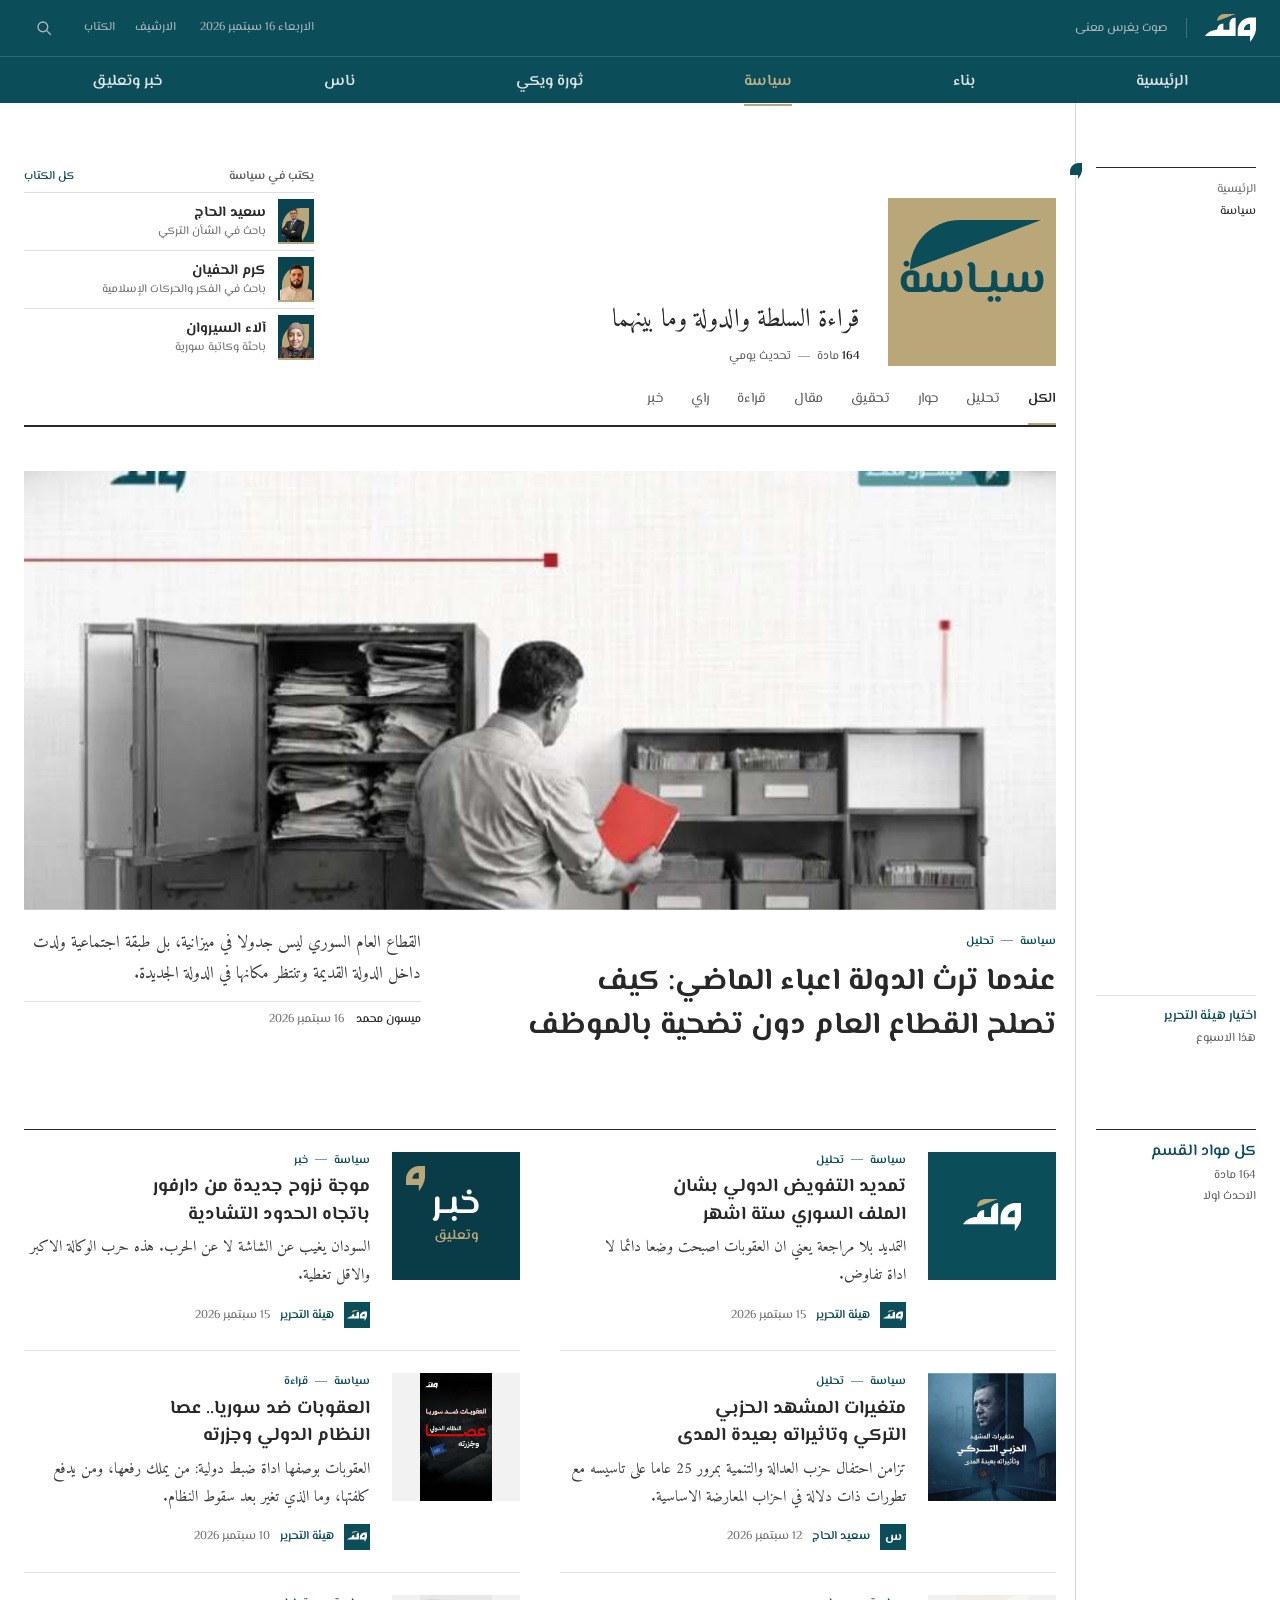
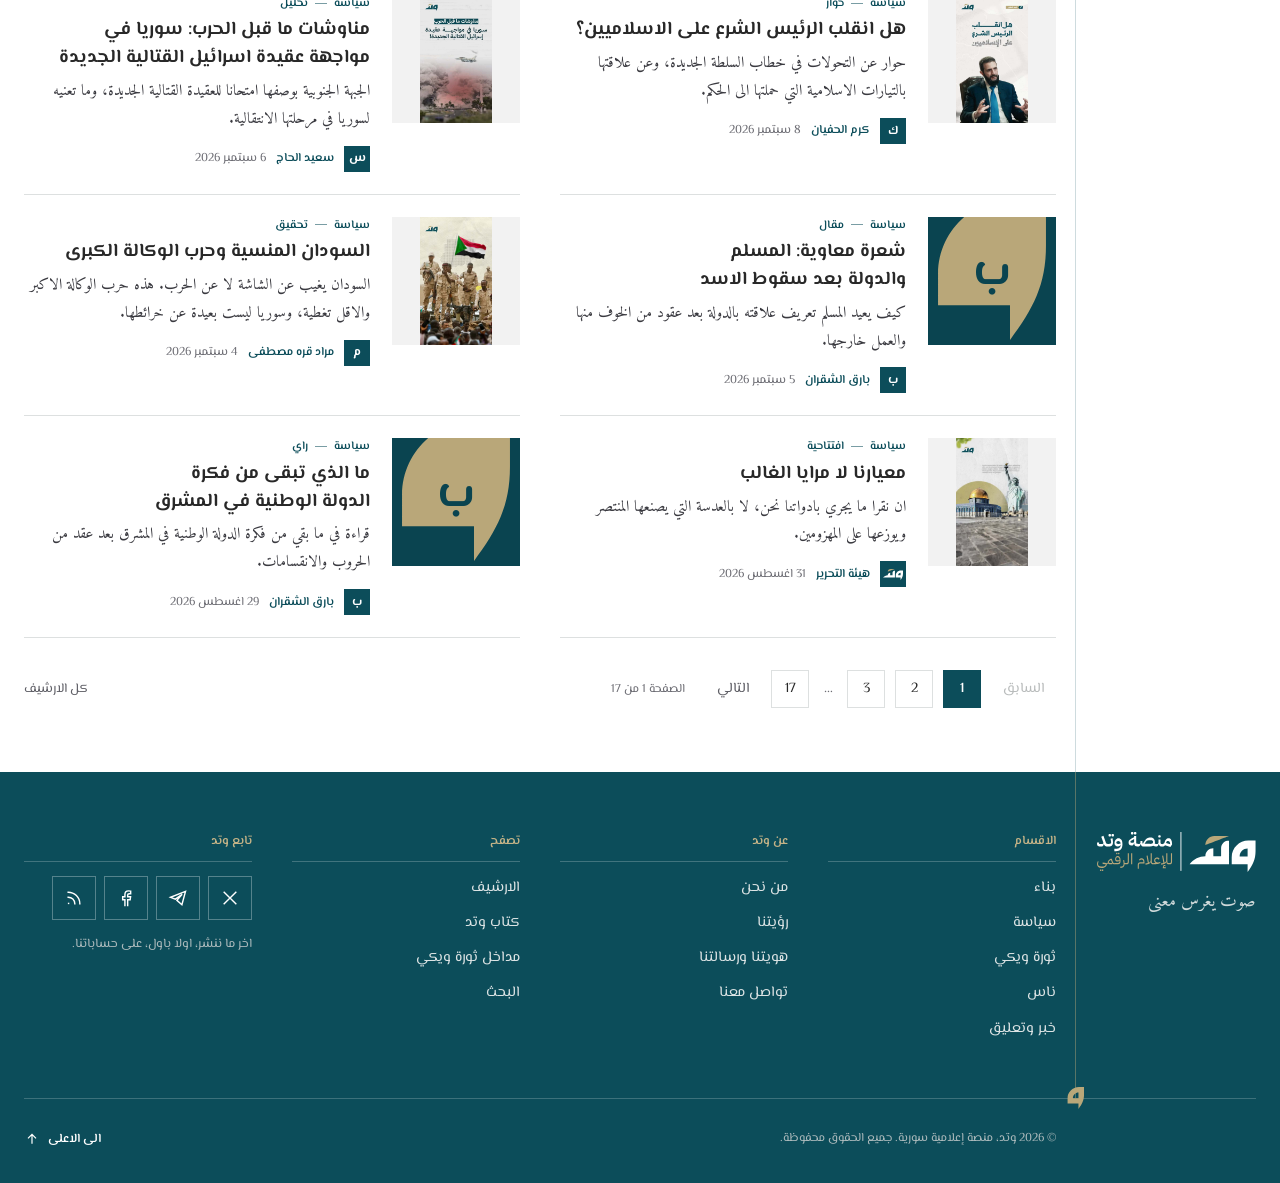
<file: category.html>
<!doctype html>
<html lang="ar" dir="rtl">
<head>
<meta charset="utf-8">
<meta name="viewport" content="width=device-width, initial-scale=1">
<title>سياسة | وتد</title>
<meta name="description" content="قسم السياسة في وتد: قراءة السلطة والدولة وما بينهما.">
<meta name="theme-color" content="#0C4D5A">
<link rel="icon" href="assets/img/brand/logo-mark.svg" type="image/svg+xml">
<link rel="preconnect" href="https://fonts.googleapis.com">
<link rel="preconnect" href="https://fonts.gstatic.com" crossorigin>
<link rel="stylesheet" href="https://fonts.googleapis.com/css2?family=El+Messiri:wght@400;500;600;700&family=Amiri:wght@400;700&display=swap">
<link rel="stylesheet" href="assets/css/watad.css?v=18">
</head>
<body>
<a class="skip" href="#main">تخط الى المحتوى</a>
<!-- @partial: header -->
<header class="site-header" data-header>
 <div class="container site-header__bar">
  <a class="site-header__logo" href="index.html" aria-label="وتد، الصفحة الرئيسية"><svg viewBox="0 0 90.11 49.2" xmlns="http://www.w3.org/2000/svg" width="51.3" height="28" aria-hidden="true"><g><g><path fill="#FFFFFF" d="M80.31,6.21c-12.6,0-22.82,10.22-22.82,22.82v9.55h21.75s0,10.62,0,10.62c7.06-9.56,10.88-16.77,10.88-28.66V6.21h-9.8ZM79.23,27.96h-10.88c0-6.01,4.87-10.88,10.88-10.88v10.88Z"/><path fill="#FFFFFF" d="M53.81,6.15v32.43H0l.12-.16c5.01-6.74,12.92-10.72,21.32-10.72h0c0-6.01,4.87-10.88,10.88-10.88v10.88h10.62v-10.68c0-6.01,4.87-10.88,10.88-10.88Z"/></g><path fill="#B9A779" d="M21.38,12.3h0c0-6.79,5.51-12.3,12.3-12.3h20.13S21.38,12.3,21.38,12.3Z"/></g></svg></a>
  <span class="site-header__tag hide-tablet">صوت يغرس معنى</span>
  <div class="site-header__tools">
   <time class="site-header__date hide-tablet" datetime="2026-09-16">الاربعاء 16 سبتمبر 2026</time>
   <a href="archive.html" class="hide-tablet">الارشيف</a>
   <a href="writers.html" class="hide-tablet">الكتاب</a>
   <button class="icon-btn" type="button" data-search-open aria-label="بحث"><svg viewBox="0 0 24 24" fill="none" stroke="currentColor" stroke-width="1.8" aria-hidden="true"><circle cx="10.5" cy="10.5" r="6.5"/><path d="M15.5 15.5L21 21"/></svg></button>
   <button class="icon-btn burger" type="button" data-drawer-open aria-label="القائمة"><svg viewBox="0 0 24 24" fill="none" stroke="currentColor" stroke-width="1.8" aria-hidden="true"><path d="M3 7h18M3 12h18M3 17h18"/></svg></button>
  </div>
 </div>
 <div class="site-header__sub"><div class="container site-header__subin">
  <a class="site-header__mark" href="index.html" aria-label="وتد، الصفحة الرئيسية"><svg viewBox="0 0 90.11 49.2" xmlns="http://www.w3.org/2000/svg" width="40.3" height="22" aria-hidden="true"><g><g><path fill="#FFFFFF" d="M80.31,6.21c-12.6,0-22.82,10.22-22.82,22.82v9.55h21.75s0,10.62,0,10.62c7.06-9.56,10.88-16.77,10.88-28.66V6.21h-9.8ZM79.23,27.96h-10.88c0-6.01,4.87-10.88,10.88-10.88v10.88Z"/><path fill="#FFFFFF" d="M53.81,6.15v32.43H0l.12-.16c5.01-6.74,12.92-10.72,21.32-10.72h0c0-6.01,4.87-10.88,10.88-10.88v10.88h10.62v-10.68c0-6.01,4.87-10.88,10.88-10.88Z"/></g><path fill="#B9A779" d="M21.38,12.3h0c0-6.79,5.51-12.3,12.3-12.3h20.13S21.38,12.3,21.38,12.3Z"/></g></svg></a>
  <nav class="site-header__secs" aria-label="الاقسام"><a href="index.html">الرئيسية</a><a href="category.html">بناء</a><a href="category.html" aria-current="page">سياسة</a><a href="category.html">ثورة ويكي</a><a href="category.html">ناس</a><a href="news.html">خبر وتعليق</a></nav>
  <div class="site-header__acts"><button class="icon-btn" type="button" data-search-open aria-label="بحث"><svg viewBox="0 0 24 24" fill="none" stroke="currentColor" stroke-width="1.8" aria-hidden="true"><circle cx="10.5" cy="10.5" r="6.5"/><path d="M15.5 15.5L21 21"/></svg></button><button class="icon-btn burger" type="button" data-drawer-open aria-label="القائمة"><svg viewBox="0 0 24 24" fill="none" stroke="currentColor" stroke-width="1.8" aria-hidden="true"><path d="M3 7h18M3 12h18M3 17h18"/></svg></button></div>
 </div></div>
</header>
<div class="drawer" data-drawer role="dialog" aria-modal="true" aria-label="القائمة">
 <div class="drawer__top"><svg viewBox="0 0 90.11 49.2" xmlns="http://www.w3.org/2000/svg" width="51.3" height="28" aria-hidden="true"><g><g><path fill="#FFFFFF" d="M80.31,6.21c-12.6,0-22.82,10.22-22.82,22.82v9.55h21.75s0,10.62,0,10.62c7.06-9.56,10.88-16.77,10.88-28.66V6.21h-9.8ZM79.23,27.96h-10.88c0-6.01,4.87-10.88,10.88-10.88v10.88Z"/><path fill="#FFFFFF" d="M53.81,6.15v32.43H0l.12-.16c5.01-6.74,12.92-10.72,21.32-10.72h0c0-6.01,4.87-10.88,10.88-10.88v10.88h10.62v-10.68c0-6.01,4.87-10.88,10.88-10.88Z"/></g><path fill="#B9A779" d="M21.38,12.3h0c0-6.79,5.51-12.3,12.3-12.3h20.13S21.38,12.3,21.38,12.3Z"/></g></svg><button class="icon-btn" type="button" data-drawer-close aria-label="اغلاق" style="color:#fff"><svg viewBox="0 0 24 24" fill="none" stroke="currentColor" stroke-width="1.8" aria-hidden="true"><path d="M5 5l14 14M19 5L5 19"/></svg></button></div>
 <nav style="margin-top:26px" aria-label="القائمة الرئيسية"><a href="index.html">الرئيسية<span></span></a><a href="category.html">بناء<span>96 مادة</span></a><a href="category.html">سياسة<span>164 مادة</span></a><a href="category.html">ثورة ويكي<span>83 مادة</span></a><a href="category.html">ناس<span>41 مادة</span></a><a href="news.html">خبر وتعليق<span>28 مادة</span></a><a href="archive.html">الارشيف<span>412 مادة</span></a><a href="writers.html">كتاب وتد<span>45 كاتبا</span></a></nav>
 <div class="drawer__more"><a href="about.html">من نحن</a><a href="#">تواصل معنا</a></div>
</div>
<div class="search-overlay" data-search-overlay role="dialog" aria-modal="true" aria-label="البحث">
 <button class="icon-btn search-overlay__close" type="button" data-search-close aria-label="اغلاق"><svg viewBox="0 0 24 24" fill="none" stroke="currentColor" stroke-width="1.8" aria-hidden="true"><path d="M5 5l14 14M19 5L5 19"/></svg></button>
 <form action="search.html" method="get" role="search">
  <label class="sr-only" for="q-overlay">ابحث في وتد</label>
  <input id="q-overlay" name="q" type="search" placeholder="ابحث في وتد" autocomplete="off">
  <button class="btn" type="submit">بحث</button>
 </form>
</div>
<!-- @endpartial -->
<main id="main" class="page" data-works data-works-by="type" data-works-per="0">
<div class="axis-layer" aria-hidden="true"><div class="container"><i class="axis"></i></div></div>
<section class="section "><div class="container"><div class="l pt-l cat-head">
 <div class="rail"><span class="wedge"><svg viewBox="0 0 52.46 69.13" xmlns="http://www.w3.org/2000/svg" width="12.1" height="16" aria-hidden="true"><path fill="#0C4D5A" d="M36.7,0C16.43,0,0,16.43,0,36.7v15.35h34.97s0,17.08,0,17.08c11.35-15.37,17.49-26.96,17.49-46.08V0h-15.76Z"/></svg></span><nav class="crumbs rail-label" aria-label="مسار التنقل" style="color:var(--grey)"><a href="index.html">الرئيسية</a><br><span aria-current="page">سياسة</span></nav></div>
 <div class="body"><div class="cat-head__row">
  <h1 class="cat-head__art"><span class="secart secart--siyasa" role="img" aria-label="سياسة"><span class="secart__art" aria-hidden="true"><svg class="secart__deco secart__cut" x="0" y="0" viewBox="21.38 0 32.43 12.3" aria-hidden="true"><path fill="currentColor" d="M21.38,12.3h0c0-6.79,5.51-12.3,12.3-12.3h20.13S21.38,12.3,21.38,12.3Z"/></svg><span class="secart__word">سيـاسة</span></span></span></h1>
  <div class="cat-head__info"><p class="cat-head__desc"><span class="tw" style="--i:0">قراءة</span> <span class="tw" style="--i:1">السلطة</span> <span class="tw" style="--i:2">والدولة</span> <span class="tw" style="--i:3">وما</span> <span class="tw" style="--i:4">بينهما</span></p><p class="meta"><span data-count>164</span> مادة<span class="sep">، </span>تحديث يومي</p></div>
  <div class="cat-head__people"><p class="cat-head__label"><span>يكتب في سياسة</span><a href="writers.html">كل الكتاب</a></p><ul><li><a href="author.html"><span class="writer__pic"><img src="assets/img/writers/saeed.webp" alt="" width="480" height="600" loading="lazy"></span><b>سعيد الحاج</b><small>باحث في الشأن التركي</small></a></li><li><a href="author.html"><span class="writer__pic"><img src="assets/img/writers/karam.webp" alt="" width="480" height="600" loading="lazy"></span><b>كرم الحفيان</b><small>باحث في الفكر والحركات الإسلامية</small></a></li><li><a href="author.html"><span class="writer__pic"><img src="assets/img/writers/kervan.webp" alt="" width="480" height="600" loading="lazy"></span><b>آلاء السيروان</b><small>باحثة وكاتبة سورية</small></a></li></ul></div>
  <nav class="tabs works-tabs" aria-label="نوع المادة"><a class="tab is-active" href="category.html" data-works-filter="" aria-current="true" style="--i:0">الكل</a><a class="tab" href="category.html?type=تحليل" data-works-filter="تحليل" style="--i:1">تحليل</a><a class="tab" href="category.html?type=حوار" data-works-filter="حوار" style="--i:2">حوار</a><a class="tab" href="category.html?type=تحقيق" data-works-filter="تحقيق" style="--i:3">تحقيق</a><a class="tab" href="category.html?type=مقال" data-works-filter="مقال" style="--i:4">مقال</a><a class="tab" href="category.html?type=قراءة" data-works-filter="قراءة" style="--i:5">قراءة</a><a class="tab" href="category.html?type=راي" data-works-filter="راي" style="--i:6">راي</a><a class="tab" href="category.html?type=خبر" data-works-filter="خبر" style="--i:7">خبر</a></nav>
 </div></div></div></div></section>
<section class="section " data-works-all><div class="container"><div class="l pt-m">
 <div class="rail" style="align-self:end"><div class="rail-label rail-label--quiet"><b style="font-size:13px">اختيار هيئة التحرير</b>هذا الاسبوع</div></div>
 <article class="body story"><img class="cat-hero__img" src="assets/img/posts/c01.jpg" alt="عندما ترث الدولة اعباء الماضي: كيف تصلح القطاع العام دون تضحية بالموظف" width="760" height="428" fetchpriority="high">
  <div class="cat-hero__text">
   <div><span class="kicker">سياسة<span class="sep">، </span>تحليل</span><h2 class="story__title t-l" style="font-weight:700">عندما ترث الدولة اعباء الماضي: كيف تصلح القطاع العام دون تضحية بالموظف</h2></div>
   <div><p class="dek">القطاع العام السوري ليس جدولا في ميزانية، بل طبقة اجتماعية ولدت داخل الدولة القديمة وتنتظر مكانها في الدولة الجديدة.</p><div class="byline"><a href="author.html"><b>ميسون محمد</b></a><time>16 سبتمبر 2026</time></div></div></div><a class="stretched" href="article.html" aria-label="عندما ترث الدولة اعباء الماضي: كيف تصلح القطاع العام دون تضحية بالموظف"></a></article></div></div></section>
<section class="section "><div class="container"><div class="l l--stick pt-xl pb-l">
 <div class="rail"><div class="rail-label"><b>كل مواد القسم</b>164 مادة<br>الاحدث اولا</div></div>
 <div class="body">
  <div class="alist" data-works-list data-arrive><article class="story aitem" data-type="تحليل" data-date="2026-09-15"><span class="aitem__thumb aitem__thumb--board" aria-hidden="true"><svg viewBox="0 0 90.11 49.2" xmlns="http://www.w3.org/2000/svg" width="60" height="32.8" aria-hidden="true"><path fill="#FFFFFF" d="M80.31,6.21c-12.6,0-22.82,10.22-22.82,22.82v9.55h21.75s0,10.62,0,10.62c7.06-9.56,10.88-16.77,10.88-28.66V6.21h-9.8ZM79.23,27.96h-10.88c0-6.01,4.87-10.88,10.88-10.88v10.88Z"/><path fill="#FFFFFF" d="M53.81,6.15v32.43H0l.12-.16c5.01-6.74,12.92-10.72,21.32-10.72h0c0-6.01,4.87-10.88,10.88-10.88v10.88h10.62v-10.68c0-6.01,4.87-10.88,10.88-10.88Z"/><path fill="#B9A779" d="M21.38,12.3h0c0-6.79,5.51-12.3,12.3-12.3h20.13S21.38,12.3,21.38,12.3Z"/></svg></span><span class="kicker aitem__kicker">سياسة<span class="sep">، </span>تحليل</span><h3 class="story__title aitem__title">تمديد التفويض الدولي بشان الملف السوري ستة اشهر</h3><p class="aitem__dek">التمديد بلا مراجعة يعني ان العقوبات اصبحت وضعا دائما لا اداة تفاوض.</p><div class="aitem__by"><span class="avatar avatar--board" aria-hidden="true"><svg viewBox="0 0 90.11 49.2" xmlns="http://www.w3.org/2000/svg" width="20" height="11" aria-hidden="true"><path fill="#FFFFFF" d="M80.31,6.21c-12.6,0-22.82,10.22-22.82,22.82v9.55h21.75s0,10.62,0,10.62c7.06-9.56,10.88-16.77,10.88-28.66V6.21h-9.8ZM79.23,27.96h-10.88c0-6.01,4.87-10.88,10.88-10.88v10.88Z"/><path fill="#FFFFFF" d="M53.81,6.15v32.43H0l.12-.16c5.01-6.74,12.92-10.72,21.32-10.72h0c0-6.01,4.87-10.88,10.88-10.88v10.88h10.62v-10.68c0-6.01,4.87-10.88,10.88-10.88Z"/><path fill="#B9A779" d="M21.38,12.3h0c0-6.79,5.51-12.3,12.3-12.3h20.13S21.38,12.3,21.38,12.3Z"/></svg></span><a class="above" href="author.html"><b>هيئة التحرير</b></a><time datetime="2026-09-15">15 سبتمبر 2026</time></div><a class="stretched" href="article.html" aria-label="تمديد التفويض الدولي بشان الملف السوري ستة اشهر"></a></article><article class="story aitem" data-type="خبر" data-date="2026-09-15"><span class="aitem__thumb" aria-hidden="true"><span class="secart secart--news" role="img" aria-label="خبر وتعليق"><span class="secart__art" aria-hidden="true"><svg class="secart__deco secart__quote" viewBox="0 0 52.46 69.13" aria-hidden="true"><path fill="currentColor" d="M36.7,0C16.43,0,0,16.43,0,36.7v15.35h34.97s0,17.08,0,17.08c11.35-15.37,17.49-26.96,17.49-46.08V0h-15.76ZM34.97,34.97h-17.49c0-9.66,7.83-17.49,17.49-17.49v17.49Z"/></svg><span class="secart__word">خبـر</span><span class="secart__sub">وتعليق</span></span></span></span><span class="kicker aitem__kicker">سياسة<span class="sep">، </span>خبر</span><h3 class="story__title aitem__title">موجة نزوح جديدة من دارفور باتجاه الحدود التشادية</h3><p class="aitem__dek">السودان يغيب عن الشاشة لا عن الحرب. هذه حرب الوكالة الاكبر والاقل تغطية.</p><div class="aitem__by"><span class="avatar avatar--board" aria-hidden="true"><svg viewBox="0 0 90.11 49.2" xmlns="http://www.w3.org/2000/svg" width="20" height="11" aria-hidden="true"><path fill="#FFFFFF" d="M80.31,6.21c-12.6,0-22.82,10.22-22.82,22.82v9.55h21.75s0,10.62,0,10.62c7.06-9.56,10.88-16.77,10.88-28.66V6.21h-9.8ZM79.23,27.96h-10.88c0-6.01,4.87-10.88,10.88-10.88v10.88Z"/><path fill="#FFFFFF" d="M53.81,6.15v32.43H0l.12-.16c5.01-6.74,12.92-10.72,21.32-10.72h0c0-6.01,4.87-10.88,10.88-10.88v10.88h10.62v-10.68c0-6.01,4.87-10.88,10.88-10.88Z"/><path fill="#B9A779" d="M21.38,12.3h0c0-6.79,5.51-12.3,12.3-12.3h20.13S21.38,12.3,21.38,12.3Z"/></svg></span><a class="above" href="author.html"><b>هيئة التحرير</b></a><time datetime="2026-09-15">15 سبتمبر 2026</time></div><a class="stretched" href="article.html" aria-label="موجة نزوح جديدة من دارفور باتجاه الحدود التشادية"></a></article><article class="story aitem" data-type="تحليل" data-date="2026-09-12"><span class="aitem__thumb"><img class="cover" src="assets/img/posts/c03.jpg" alt="" width="760" height="428" loading="lazy"></span><span class="kicker aitem__kicker">سياسة<span class="sep">، </span>تحليل</span><h3 class="story__title aitem__title">متغيرات المشهد الحزبي التركي وتاثيراته بعيدة المدى</h3><p class="aitem__dek">تزامن احتفال حزب العدالة والتنمية بمرور 25 عاما على تاسيسه مع تطورات ذات دلالة في احزاب المعارضة الاساسية.</p><div class="aitem__by"><span class="avatar" aria-hidden="true">س</span><a class="above" href="author.html"><b>سعيد الحاج</b></a><time datetime="2026-09-12">12 سبتمبر 2026</time></div><a class="stretched" href="article.html" aria-label="متغيرات المشهد الحزبي التركي وتاثيراته بعيدة المدى"></a></article><article class="story aitem" data-type="قراءة" data-date="2026-09-10"><span class="aitem__thumb"><img class="poster" src="assets/img/posts/p07.jpg" alt="" width="540" height="960" loading="lazy"></span><span class="kicker aitem__kicker">سياسة<span class="sep">، </span>قراءة</span><h3 class="story__title aitem__title">العقوبات ضد سوريا.. عصا النظام الدولي وجزرته</h3><p class="aitem__dek">العقوبات بوصفها اداة ضبط دولية: من يملك رفعها، ومن يدفع كلفتها، وما الذي تغير بعد سقوط النظام.</p><div class="aitem__by"><span class="avatar avatar--board" aria-hidden="true"><svg viewBox="0 0 90.11 49.2" xmlns="http://www.w3.org/2000/svg" width="20" height="11" aria-hidden="true"><path fill="#FFFFFF" d="M80.31,6.21c-12.6,0-22.82,10.22-22.82,22.82v9.55h21.75s0,10.62,0,10.62c7.06-9.56,10.88-16.77,10.88-28.66V6.21h-9.8ZM79.23,27.96h-10.88c0-6.01,4.87-10.88,10.88-10.88v10.88Z"/><path fill="#FFFFFF" d="M53.81,6.15v32.43H0l.12-.16c5.01-6.74,12.92-10.72,21.32-10.72h0c0-6.01,4.87-10.88,10.88-10.88v10.88h10.62v-10.68c0-6.01,4.87-10.88,10.88-10.88Z"/><path fill="#B9A779" d="M21.38,12.3h0c0-6.79,5.51-12.3,12.3-12.3h20.13S21.38,12.3,21.38,12.3Z"/></svg></span><a class="above" href="author.html"><b>هيئة التحرير</b></a><time datetime="2026-09-10">10 سبتمبر 2026</time></div><a class="stretched" href="article.html" aria-label="العقوبات ضد سوريا.. عصا النظام الدولي وجزرته"></a></article><article class="story aitem" data-type="حوار" data-date="2026-09-08"><span class="aitem__thumb"><img class="poster" src="assets/img/posts/p04.jpg" alt="" width="540" height="960" loading="lazy"></span><span class="kicker aitem__kicker">سياسة<span class="sep">، </span>حوار</span><h3 class="story__title aitem__title">هل انقلب الرئيس الشرع على الاسلاميين؟</h3><p class="aitem__dek">حوار عن التحولات في خطاب السلطة الجديدة، وعن علاقتها بالتيارات الاسلامية التي حملتها الى الحكم.</p><div class="aitem__by"><span class="avatar" aria-hidden="true">ك</span><a class="above" href="author.html"><b>كرم الحفيان</b></a><time datetime="2026-09-08">8 سبتمبر 2026</time></div><a class="stretched" href="article.html" aria-label="هل انقلب الرئيس الشرع على الاسلاميين؟"></a></article><article class="story aitem" data-type="تحليل" data-date="2026-09-06"><span class="aitem__thumb"><img class="poster" src="assets/img/posts/p08.jpg" alt="" width="540" height="960" loading="lazy"></span><span class="kicker aitem__kicker">سياسة<span class="sep">، </span>تحليل</span><h3 class="story__title aitem__title">مناوشات ما قبل الحرب: سوريا في مواجهة عقيدة اسرائيل القتالية الجديدة</h3><p class="aitem__dek">الجبهة الجنوبية بوصفها امتحانا للعقيدة القتالية الجديدة، وما تعنيه لسوريا في مرحلتها الانتقالية.</p><div class="aitem__by"><span class="avatar" aria-hidden="true">س</span><a class="above" href="author.html"><b>سعيد الحاج</b></a><time datetime="2026-09-06">6 سبتمبر 2026</time></div><a class="stretched" href="article.html" aria-label="مناوشات ما قبل الحرب: سوريا في مواجهة عقيدة اسرائيل القتالية الجديدة"></a></article><article class="story aitem" data-type="مقال" data-date="2026-09-05"><span class="aitem__thumb aitem__thumb--writer aitem__thumb--mono" aria-hidden="true"><span class="writer__mono">ب</span></span><span class="kicker aitem__kicker">سياسة<span class="sep">، </span>مقال</span><h3 class="story__title aitem__title">شعرة معاوية: المسلم والدولة بعد سقوط الاسد</h3><p class="aitem__dek">كيف يعيد المسلم تعريف علاقته بالدولة بعد عقود من الخوف منها والعمل خارجها.</p><div class="aitem__by"><span class="avatar" aria-hidden="true">ب</span><a class="above" href="author.html"><b>بارق الشقران</b></a><time datetime="2026-09-05">5 سبتمبر 2026</time></div><a class="stretched" href="article.html" aria-label="شعرة معاوية: المسلم والدولة بعد سقوط الاسد"></a></article><article class="story aitem" data-type="تحقيق" data-date="2026-09-04"><span class="aitem__thumb"><img class="poster" src="assets/img/posts/p01.jpg" alt="" width="540" height="960" loading="lazy"></span><span class="kicker aitem__kicker">سياسة<span class="sep">، </span>تحقيق</span><h3 class="story__title aitem__title">السودان المنسية وحرب الوكالة الكبرى</h3><p class="aitem__dek">السودان يغيب عن الشاشة لا عن الحرب. هذه حرب الوكالة الاكبر والاقل تغطية، وسوريا ليست بعيدة عن خرائطها.</p><div class="aitem__by"><span class="avatar" aria-hidden="true">م</span><a class="above" href="author.html"><b>مراد قره مصطفى</b></a><time datetime="2026-09-04">4 سبتمبر 2026</time></div><a class="stretched" href="article.html" aria-label="السودان المنسية وحرب الوكالة الكبرى"></a></article><article class="story aitem" data-type="افتتاحية" data-date="2026-08-31"><span class="aitem__thumb"><img class="poster" src="assets/img/posts/p02.jpg" alt="" width="540" height="960" loading="lazy"></span><span class="kicker aitem__kicker">سياسة<span class="sep">، </span>افتتاحية</span><h3 class="story__title aitem__title">معيارنا لا مرايا الغالب</h3><p class="aitem__dek">ان نقرا ما يجري بادواتنا نحن، لا بالعدسة التي يصنعها المنتصر ويوزعها على المهزومين.</p><div class="aitem__by"><span class="avatar avatar--board" aria-hidden="true"><svg viewBox="0 0 90.11 49.2" xmlns="http://www.w3.org/2000/svg" width="20" height="11" aria-hidden="true"><path fill="#FFFFFF" d="M80.31,6.21c-12.6,0-22.82,10.22-22.82,22.82v9.55h21.75s0,10.62,0,10.62c7.06-9.56,10.88-16.77,10.88-28.66V6.21h-9.8ZM79.23,27.96h-10.88c0-6.01,4.87-10.88,10.88-10.88v10.88Z"/><path fill="#FFFFFF" d="M53.81,6.15v32.43H0l.12-.16c5.01-6.74,12.92-10.72,21.32-10.72h0c0-6.01,4.87-10.88,10.88-10.88v10.88h10.62v-10.68c0-6.01,4.87-10.88,10.88-10.88Z"/><path fill="#B9A779" d="M21.38,12.3h0c0-6.79,5.51-12.3,12.3-12.3h20.13S21.38,12.3,21.38,12.3Z"/></svg></span><a class="above" href="author.html"><b>هيئة التحرير</b></a><time datetime="2026-08-31">31 اغسطس 2026</time></div><a class="stretched" href="article.html" aria-label="معيارنا لا مرايا الغالب"></a></article><article class="story aitem" data-type="راي" data-date="2026-08-29"><span class="aitem__thumb aitem__thumb--writer aitem__thumb--mono" aria-hidden="true"><span class="writer__mono">ب</span></span><span class="kicker aitem__kicker">سياسة<span class="sep">، </span>راي</span><h3 class="story__title aitem__title">ما الذي تبقى من فكرة الدولة الوطنية في المشرق</h3><p class="aitem__dek">قراءة في ما بقي من فكرة الدولة الوطنية في المشرق بعد عقد من الحروب والانقسامات.</p><div class="aitem__by"><span class="avatar" aria-hidden="true">ب</span><a class="above" href="author.html"><b>بارق الشقران</b></a><time datetime="2026-08-29">29 اغسطس 2026</time></div><a class="stretched" href="article.html" aria-label="ما الذي تبقى من فكرة الدولة الوطنية في المشرق"></a></article></div>
  <div class="alist-foot"><nav class="pager" aria-label="صفحات القسم" data-works-all><span class="pager__prev" aria-disabled="true">السابق</span><a aria-current="page" href="category.html">1</a><a href="category.html?page=2">2</a><a href="category.html?page=3">3</a><span class="pager__gap" aria-hidden="true">…</span><a href="category.html?page=17">17</a><a class="pager__next" href="category.html?page=2">التالي</a><span class="pager__info">الصفحة 1 من 17</span></nav><a class="link-quiet" href="archive.html">كل الارشيف</a></div>
 </div></div></div></section>
</main>
<!-- @partial: footer -->
<footer class="site-footer">
 <div class="site-footer__part"><div class="axis-layer" aria-hidden="true"><div class="container"><i class="axis"></i></div></div>
 <div class="container"><div class="l site-footer__main">
  <div class="rail site-footer__brand"><a class="site-footer__logo" href="index.html" aria-label="منصة وتد للاعلام الرقمي"><svg viewBox="0 0 216.99 54.74" xmlns="http://www.w3.org/2000/svg" width="158.6" height="40" aria-hidden="true"><g><g><path fill="#FFFFFF" d="M3.44,19.84c-1.09,0-1.94-.29-2.54-.86s-.9-1.46-.9-2.66v-1.91h2.79v1.86h3.72c.8,0,1.36-.09,1.68-.26.32-.17.48-.48.48-.92,0-.2-.04-.45-.12-.74-.08-.29-.2-.62-.34-.98l-2.46-7,3.03-1.09,2.76,7.84c.22.64.43,1.16.64,1.56.21.4.42.72.64.96.22.24.46.4.72.49.26.09.56.14.89.14h.79v2.84l-.74.74c-.69,0-1.29-.05-1.8-.16s-.97-.29-1.37-.55-.76-.6-1.08-1.03c-.32-.43-.62-.97-.92-1.63l-.11.03c-.2,1.2-.58,2.06-1.13,2.57-.56.51-1.42.77-2.58.77h-2.05Z"/><path fill="#FFFFFF" d="M14.49,17l.74-.74h.68c1.28,0,2.15-.13,2.64-.4.48-.26.72-.74.72-1.43,0-.29-.02-.66-.07-1.11-.05-.45-.13-1.04-.26-1.79l-.44-2.46,2.68-.44.38,2.46c.09.62.16,1.23.22,1.82.05.59.08,1.1.08,1.52,0,1.86-.47,3.23-1.42,4.1-.95.87-2.46,1.31-4.54,1.31h-1.42v-2.84ZM17.16,6.12c-.44,0-.8-.13-1.08-.4-.28-.26-.42-.69-.42-1.27s.14-1.03.42-1.3c.28-.26.64-.4,1.08-.4h.46c.44,0,.8.13,1.08.4.28.26.42.7.42,1.3s-.14,1.01-.42,1.27c-.28.26-.64.4-1.08.4h-.46ZM21.24,6.12c-.44,0-.8-.13-1.08-.4-.28-.26-.42-.69-.42-1.27s.14-1.03.42-1.3c.28-.26.64-.4,1.08-.4h.46c.44,0,.8.13,1.08.4.28.26.42.7.42,1.3s-.14,1.01-.42,1.27c-.28.26-.64.4-1.08.4h-.46Z"/><path fill="#FFFFFF" d="M23.67,22.82h1.8c2.33,0,4.05-.43,5.14-1.3,1.09-.87,1.64-2.02,1.64-3.46v-.68h-.16c-.26.84-.69,1.46-1.3,1.87-.61.41-1.36.62-2.25.62-1.48,0-2.62-.42-3.44-1.26-.82-.84-1.23-2.01-1.23-3.53,0-.91.14-1.76.41-2.54s.65-1.47,1.13-2.05,1.06-1.04,1.72-1.37c.66-.33,1.39-.49,2.17-.49,1.71,0,3.05.71,4.02,2.13.97,1.42,1.45,3.4,1.45,5.93,0,1.53-.19,2.89-.57,4.09-.38,1.19-.96,2.21-1.72,3.05-.77.84-1.72,1.48-2.86,1.91-1.14.44-2.46.66-3.95.66h-2v-3.58ZM29.3,16.26c.75,0,1.35-.04,1.82-.12.46-.08.83-.22,1.11-.42-.04-1.06-.36-1.9-.96-2.54-.6-.64-1.36-.96-2.27-.96-.78,0-1.42.23-1.9.68-.48.46-.72,1.03-.72,1.72,0,.58.2,1,.6,1.26.4.26.98.38,1.75.38h.57Z"/><path fill="#FFFFFF" d="M55.56,19.84c-1.66-.02-2.86-.39-3.59-1.12-.74-.73-1.11-1.8-1.11-3.23v-.22h-.16c-.27,1.15-.69,1.95-1.24,2.42s-1.35.7-2.39.7c-1.28,0-2.25-.34-2.91-1.03-.67-.68-1-1.65-1-2.91,0-1.37.4-2.5,1.19-3.39.79-.89,1.93-1.72,3.4-2.49l2.98-1.53v-1.48h2.87v9.07c0,.6.14,1.02.42,1.26.28.24.76.36,1.43.36h.85v2.84l-.74.74ZM47.83,14.81c1.08,0,1.83-.12,2.26-.36.43-.24.64-.66.64-1.26v-3.5l-2.24,1.12c-.98.47-1.7.89-2.16,1.26-.46.37-.68.82-.68,1.37,0,.49.16.84.48,1.05.32.21.89.31,1.71.31ZM47.88,3.36c-.44,0-.8-.13-1.08-.4-.28-.26-.42-.69-.42-1.27s.14-1.03.42-1.3C47.09.13,47.45,0,47.88,0h.46c.44,0,.8.13,1.08.4.28.26.42.7.42,1.3s-.14,1.01-.42,1.27c-.28.26-.64.4-1.08.4h-.46ZM51.96,3.36c-.44,0-.8-.13-1.08-.4-.28-.26-.42-.69-.42-1.27s.14-1.03.42-1.3C51.16.13,51.52,0,51.96,0h.46c.44,0,.8.13,1.08.4.28.26.42.7.42,1.3s-.14,1.01-.42,1.27c-.28.26-.64.4-1.08.4h-.46Z"/><path fill="#FFFFFF" d="M80.32,19.84c-.66,0-1.25-.07-1.79-.22-.54-.15-1.04-.41-1.52-.79-1.11.67-2.68,1.01-4.7,1.01h-7.9c-1.4,0-2.48-.27-3.22-.82-.75-.55-1.25-1.4-1.5-2.57h-.14c-.24,1.2-.66,2.07-1.27,2.6-.61.53-1.52.79-2.72.79v-2.84l.74-.74h.85c1.49,0,2.24-.68,2.24-2.05v-1.83h2.68v1.83c0,.89.26,1.49.79,1.78l1.26-2.19c.66-1.15,1.32-2.11,2-2.9.67-.78,1.38-1.42,2.1-1.9.73-.48,1.49-.83,2.3-1.05.8-.22,1.65-.33,2.54-.33,2.04,0,3.59.56,4.63,1.67,1.05,1.11,1.57,2.66,1.57,4.65,0,.42-.02.82-.07,1.19-.05.37-.11.72-.2,1.03.22.04.44.06.66.08.22.02.45.03.68.03h.74v2.84l-.74.74ZM72.32,16.26c1.62,0,2.77-.17,3.44-.51.67-.34,1.01-.97,1.01-1.9s-.26-1.56-.79-1.99c-.53-.44-1.37-.66-2.52-.66h-.82c-.8,0-1.5.04-2.1.12-.6.08-1.15.24-1.65.46-.5.23-.96.55-1.38.96-.42.41-.84.93-1.26,1.57l-1.18,1.78.08.16h7.16Z"/><path fill="#FFFFFF" d="M80.32,17l.74-.74h.85c1.49,0,2.24-.68,2.24-2.05v-4.02h2.68v4.02c0,1.37.68,2.05,2.05,2.05h1.04v2.84l-.74.74c-1.4,0-2.48-.27-3.22-.82-.75-.55-1.25-1.4-1.5-2.57h-.14c-.24,1.2-.66,2.07-1.27,2.6-.61.53-1.52.79-2.72.79v-2.84ZM85.24,7.68c-.44,0-.8-.13-1.08-.4-.28-.26-.42-.69-.42-1.27s.14-1.03.42-1.3c.28-.26.64-.4,1.08-.4h.46c.44,0,.8.13,1.08.4.28.26.42.7.42,1.3s-.14,1.01-.42,1.27c-.28.26-.64.4-1.08.4h-.46Z"/><path fill="#FFFFFF" d="M93.09,18.28c-.42.59-.93.99-1.53,1.22-.6.23-1.39.34-2.38.34v-2.84l.74-.74c.69,0,1.19-.13,1.5-.38.31-.26.58-.69.82-1.31l.77-1.91c.22-.56.47-1.09.77-1.58s.63-.92,1.01-1.27c.38-.35.82-.63,1.31-.83.49-.2,1.06-.3,1.69-.3,1.58,0,2.8.66,3.64,1.97.84,1.31,1.26,3.13,1.26,5.44v.96l-2.3,3.42-7.3-2.17ZM94.45,14.98l5.63,1.67v-.58c0-1.21-.26-2.15-.78-2.82-.52-.67-1.22-1-2.09-1-.64,0-1.16.18-1.56.53-.4.35-.72.86-.96,1.52l-.25.69Z"/><path fill="#B9A779" d="M6.28,49.16c-1.98,0-3.52-.45-4.62-1.35-1.1-.9-1.66-2.15-1.66-3.76,0-.63.08-1.29.26-1.99s.41-1.4.71-2.1l1.27.39c-.26.53-.47,1.09-.63,1.67s-.25,1.13-.25,1.65c0,1.16.38,2.06,1.13,2.7s1.82.96,3.18.96h1.23c1.48,0,2.67-.27,3.56-.81.89-.54,1.4-1.3,1.55-2.28l-4.35-.57v-1.8l2.64.39c.46.07.97.13,1.52.17.55.05,1.01.07,1.36.07v.84l.25.27c0,.87-.16,1.65-.48,2.34-.32.69-.79,1.27-1.4,1.75-.61.48-1.36.84-2.25,1.09s-1.89.38-3.01.38ZM4.84,53.25c-.27,0-.49-.08-.65-.24s-.25-.41-.25-.77.08-.61.25-.77c.16-.16.38-.24.65-.24h.23c.27,0,.49.08.65.24.16.16.25.41.25.77s-.08.61-.25.77c-.16.16-.38.24-.65.24h-.23ZM7.48,53.25c-.27,0-.49-.08-.65-.24s-.25-.41-.25-.77.08-.61.25-.77c.16-.16.38-.24.65-.24h.22c.27,0,.49.08.65.24.16.16.25.41.25.77s-.08.61-.25.77-.38.24-.65.24h-.22Z"/><path fill="#B9A779" d="M12.76,42.9l.41-.41c.45,0,.79-.02,1.03-.06.24-.04.43-.12.58-.25-.04-.15-.07-.3-.08-.45-.01-.15-.02-.31-.02-.49,0-.74.24-1.41.73-2.01.48-.61,1.22-1.23,2.2-1.87l1-.65h1.59l1.45,3.95c.14.37.26.67.38.91.12.24.25.43.39.56.14.14.3.23.47.29s.37.08.6.08h.39v1.35l-.41.41c-.64,0-1.15-.09-1.53-.28-.38-.18-.72-.55-1.02-1.09l-.12.04v1.33h-2.43c-1.76,0-2.89-.51-3.39-1.53h-.08c-.18.52-.42.9-.74,1.15-.31.25-.78.38-1.39.38v-1.35ZM16.03,41.06c0,.49.2.85.59,1.08.39.23,1.01.35,1.86.35h2.23c-.15-.31-.31-.72-.49-1.21l-1.14-3.09-.78.47c-.61.37-1.14.75-1.59,1.14-.45.4-.67.81-.67,1.25Z"/><path fill="#B9A779" d="M23.47,42.9l.41-.41h3.86c.56,0,1.03-.05,1.41-.14.38-.09.69-.25.93-.47.24-.22.41-.5.51-.85.1-.35.15-.77.15-1.28v-.65h-.1c-.19.45-.51.8-.95,1.06-.44.26-.96.39-1.56.39-1.09,0-1.94-.28-2.53-.84s-.9-1.35-.9-2.37c0-.6.09-1.16.28-1.7.18-.53.44-.99.77-1.39s.72-.71,1.17-.94c.46-.23.96-.35,1.5-.35,1.17,0,2.09.5,2.76,1.51.67,1.01,1,2.43,1,4.25,0,1.02-.08,1.89-.23,2.6-.15.71-.4,1.28-.75,1.71-.35.43-.8.74-1.37.93-.57.19-1.26.29-2.1.29h-4.27v-1.35ZM26.92,30.52c-.27,0-.49-.08-.65-.24s-.25-.41-.25-.77.08-.61.25-.77.38-.24.65-.24h.22c.27,0,.49.08.65.24s.25.41.25.77-.08.61-.25.77-.38.24-.65.24h-.22ZM28.54,38.75c.59,0,1.05-.05,1.4-.15.35-.1.62-.26.81-.48-.03-1.04-.26-1.86-.7-2.47-.44-.61-1.02-.92-1.76-.92-.69,0-1.23.22-1.6.66-.38.44-.56,1.03-.56,1.75,0,.57.16.98.48,1.24.32.25.83.38,1.52.38h.41ZM29.56,30.52c-.27,0-.49-.08-.65-.24-.16-.16-.25-.41-.25-.77s.08-.61.25-.77c.16-.16.38-.24.65-.24h.23c.27,0,.49.08.65.24s.25.41.25.77-.08.61-.25.77-.38.24-.65.24h-.23Z"/><path fill="#B9A779" d="M31.87,47.4h.76c.75,0,1.36-.11,1.84-.33.48-.22.85-.51,1.12-.87.27-.36.46-.78.57-1.27.11-.48.16-.99.16-1.52,0-.4-.02-.81-.06-1.24s-.1-.84-.16-1.24l-.43-2.31,1.43-.29.27,1.55c.08.48.15.93.19,1.35.05.42.09.84.11,1.25h1.94v1.35l-.41.41h-1.55c-.05.67-.18,1.3-.38,1.89-.2.59-.49,1.11-.88,1.56s-.89.8-1.51,1.06c-.62.26-1.37.39-2.26.39h-.76v-1.76Z"/><path fill="#B9A779" d="M39.21,42.9l.41-.41h.59c.65,0,1.13-.15,1.42-.45.29-.3.44-.78.44-1.43v-11.49h1.51v11.49c0,1.25-.27,2.17-.81,2.76s-1.39.88-2.57.88h-1v-1.35Z"/><path fill="#B9A779" d="M46.65,29.13h1.51v15.13h-1.51v-15.13Z"/><path fill="#B9A779" d="M55.75,45.15c0-1.29.28-2.25.84-2.85.56-.61,1.44-.91,2.64-.91h4.29v-.02c0-1.17-.22-2.09-.66-2.74-.44-.65-1.07-.98-1.87-.98-.97,0-1.78.51-2.45,1.53l-1.17-1.1c.4-.61.9-1.13,1.52-1.55.62-.42,1.32-.63,2.09-.63,1.25,0,2.23.48,2.92,1.44.69.96,1.04,2.31,1.04,4.04v1.78h-5.72c-.71,0-1.23.16-1.55.49-.33.33-.49.84-.49,1.55v5.27h-1.43v-5.31Z"/><path fill="#B9A779" d="M66.07,43.17l3.45-.9-1.76-9.89,1.45-.27,1.74,9.75c.49-.16.89-.36,1.21-.58.31-.22.57-.5.76-.84.19-.33.32-.74.4-1.21s.11-1.04.11-1.71v-8.4h1.51v11.63c0,1.16.59,1.74,1.76,1.74h.7v1.35l-.41.41c-1.14,0-1.98-.26-2.51-.77-.53-.51-.8-1.32-.8-2.42v-.78h-.1c-.1.52-.22.97-.37,1.35-.15.38-.34.71-.56.98-.22.27-.49.5-.81.67s-.69.33-1.12.45l-4.17,1.12-.47-1.7Z"/><path fill="#B9A779" d="M76.98,42.9l.41-.41h2.58v-.1c-.5-.33-.92-.8-1.26-1.41-.33-.61-.5-1.28-.5-2,0-.61.1-1.17.31-1.68s.48-.94.83-1.3c.35-.36.76-.64,1.24-.84.48-.2.98-.3,1.51-.3.78,0,1.45.16,2.02.48.57.32,1.05.77,1.43,1.36l-1.02,1.19c-.35-.44-.73-.76-1.13-.96-.4-.2-.86-.31-1.38-.31-.78,0-1.37.22-1.77.64-.4.43-.6,1-.6,1.71,0,.38.08.74.25,1.06s.39.61.67.85c.29.24.63.43,1.02.56.4.14.82.2,1.29.2.61,0,1.25-.08,1.9-.25l1.64-.41.39,1.59-2.66.74c-.65.19-1.26.34-1.82.46-.56.12-1.11.21-1.67.28-.55.07-1.12.12-1.72.14-.59.03-1.24.04-1.95.04v-1.35Z"/><path fill="#B9A779" d="M87.39,43.17l3.45-.9-1.76-9.89,1.45-.27,1.74,9.75c.49-.16.89-.36,1.21-.58.31-.22.57-.5.76-.84.19-.33.32-.74.4-1.21s.11-1.04.11-1.71v-8.4h1.51v11.63c0,1.16.59,1.74,1.76,1.74h.7v1.35l-.41.41c-1.14,0-1.98-.26-2.51-.77-.53-.51-.8-1.32-.8-2.42v-.78h-.1c-.1.52-.22.97-.37,1.35-.15.38-.34.71-.56.98-.22.27-.49.5-.81.67s-.69.33-1.12.45l-4.17,1.12-.47-1.7ZM89.98,48.32h.74l.02-.08c-.11-.14-.2-.3-.27-.48-.07-.18-.1-.37-.1-.56,0-.53.18-.97.53-1.33.35-.35.8-.53,1.35-.53.31,0,.63.08.96.24.33.16.57.36.74.62l-.76.92c-.27-.31-.59-.47-.94-.47-.25,0-.45.06-.61.19s-.25.29-.25.48c0,.29.13.51.39.67.26.16.62.25,1.08.25h1.31v1.31h-4.19v-1.23Z"/><path fill="#B9A779" d="M98.3,42.9l.41-.41h.59c.65,0,1.13-.15,1.42-.45.29-.3.44-.78.44-1.43v-11.49h1.51v11.49c0,1.25-.27,2.17-.81,2.76s-1.39.88-2.57.88h-1v-1.35Z"/></g><rect fill="#FFFFFF" x="114.22" width="1.24" height="53.25"/><g><g><path fill="#FFFFFF" d="M207.19,11.75c-12.6,0-22.82,10.22-22.82,22.82v9.55h21.75s0,10.62,0,10.62c7.06-9.56,10.88-16.77,10.88-28.66v-14.33h-9.8ZM206.12,33.5h-10.88c0-6.01,4.87-10.88,10.88-10.88v10.88Z"/><path fill="#FFFFFF" d="M180.69,11.7v32.43h-53.81l.12-.16c5.01-6.74,12.92-10.72,21.32-10.72h0c0-6.01,4.87-10.88,10.88-10.88v10.88h10.62v-10.68c0-6.01,4.87-10.88,10.88-10.88Z"/></g><path fill="#B9A779" d="M148.26,17.84h0c0-6.79,5.51-12.3,12.3-12.3h20.13s-32.43,12.3-32.43,12.3Z"/></g></g></svg></a><p class="site-footer__tag">صوت يغرس معنى</p></div>
  <div class="body site-footer__cols">
   <nav class="site-footer__col" aria-labelledby="ft-secs"><h2 id="ft-secs">الاقسام</h2><ul><li><a href="category.html">بناء</a></li><li><a href="category.html">سياسة</a></li><li><a href="category.html">ثورة ويكي</a></li><li><a href="category.html">ناس</a></li><li><a href="news.html">خبر وتعليق</a></li></ul></nav>
   <nav class="site-footer__col" aria-labelledby="ft-about"><h2 id="ft-about">عن وتد</h2><ul><li><a href="about.html">من نحن</a></li><li><a href="about.html#vision">رؤيتنا</a></li><li><a href="about.html#stance">هويتنا ورسالتنا</a></li><li><a href="#">تواصل معنا</a></li></ul></nav>
   <nav class="site-footer__col" aria-labelledby="ft-browse"><h2 id="ft-browse">تصفح</h2><ul><li><a href="archive.html">الارشيف</a></li><li><a href="writers.html">كتاب وتد</a></li><li><a href="archive.html?section=%D8%AB%D9%88%D8%B1%D8%A9%20%D9%88%D9%8A%D9%83%D9%8A">مداخل ثورة ويكي</a></li><li><a href="search.html" data-search-open>البحث</a></li></ul></nav>
   <div class="site-footer__col site-footer__follow"><h2>تابع وتد</h2><div class="social social--dark"><a href="#" aria-label="اكس" title="اكس"><svg viewBox="0 0 24 24" aria-hidden="true"><path d="M5 5l14 14M19 5L5 19"/></svg></a><a href="#" aria-label="تلغرام" title="تلغرام"><svg viewBox="0 0 24 24" aria-hidden="true"><path d="M21 4L3 11.2l5.8 2.1L17 7.5l-6.3 7.3 6 5.2z"/></svg></a><a href="#" aria-label="فيسبوك" title="فيسبوك"><svg viewBox="0 0 24 24" aria-hidden="true"><path d="M14 21v-7h3l.5-3.5H14V8.5c0-1 .4-1.7 1.8-1.7h1.8V3.7A22 22 0 0 0 15 3.5c-2.6 0-4.3 1.6-4.3 4.4v2.6H8V14h2.7v7"/></svg></a><a href="#" aria-label="الخلاصة" title="الخلاصة"><svg viewBox="0 0 24 24" aria-hidden="true"><path d="M5 5a14 14 0 0 1 14 14M5 11a8 8 0 0 1 8 8"/><path d="M5.5 18.5h.01"/></svg></a></div><p>اخر ما ننشر، اولا باول، على حساباتنا.</p></div>
  </div>
 </div></div></div>
 <div class="container"><div class="l site-footer__base">
  <div class="rail"><span class="wedge site-footer__end"><svg viewBox="0 0 52.46 69.13" xmlns="http://www.w3.org/2000/svg" width="16.7" height="22" aria-hidden="true"><path fill="#B9A779" d="M36.7,0C16.43,0,0,16.43,0,36.7v15.35h34.97s0,17.08,0,17.08c11.35-15.37,17.49-26.96,17.49-46.08V0h-15.76ZM34.97,34.97h-17.49c0-9.66,7.83-17.49,17.49-17.49v17.49Z"/></svg></span></div>
  <div class="body site-footer__legal"><p>© 2026 وتد، منصة إعلامية سورية. جميع الحقوق محفوظة.</p><a class="site-footer__up" href="#top">الى الاعلى<svg viewBox="0 0 24 24" fill="none" stroke="currentColor" stroke-width="1.8" aria-hidden="true"><path d="M12 19V5M6 11l6-6 6 6"/></svg></a></div>
 </div></div>
</footer>
<!-- @endpartial -->
<script src="assets/js/watad.js?v=18" defer></script>
</body>
</html>
</file>
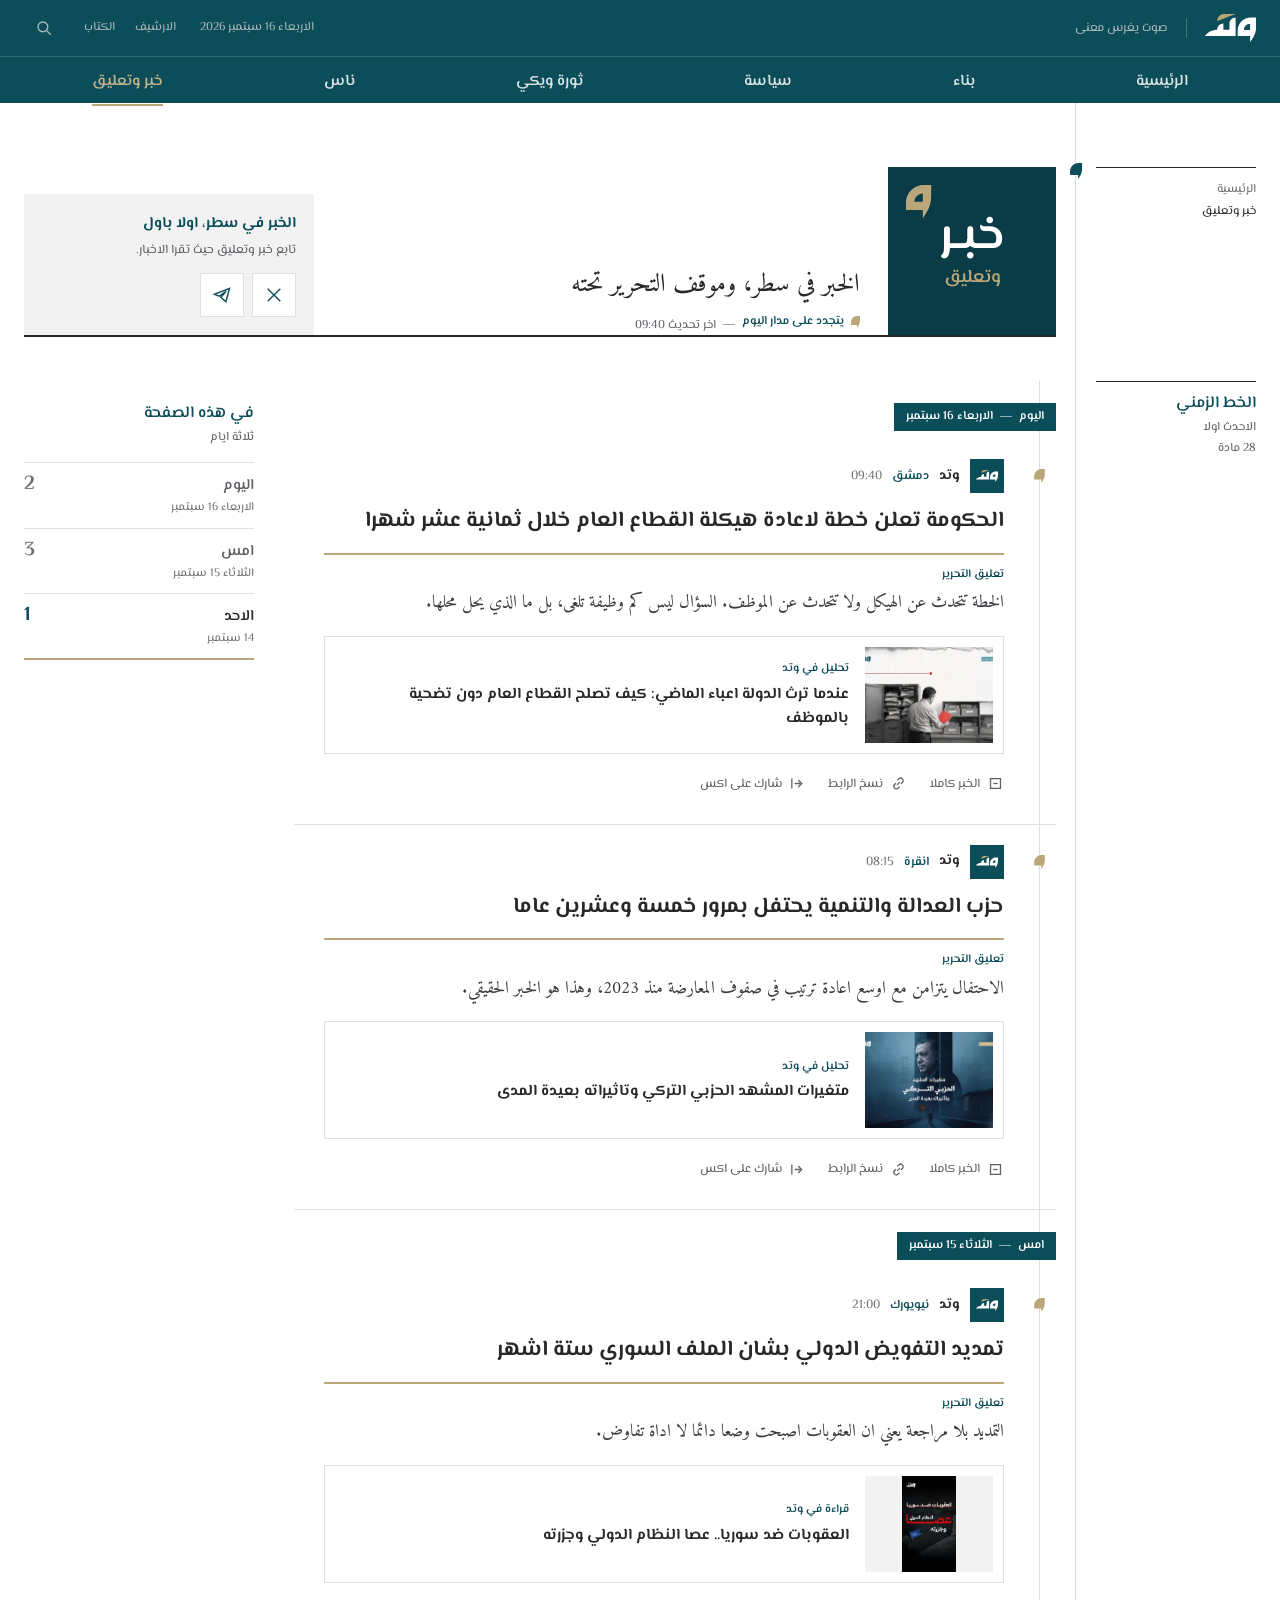
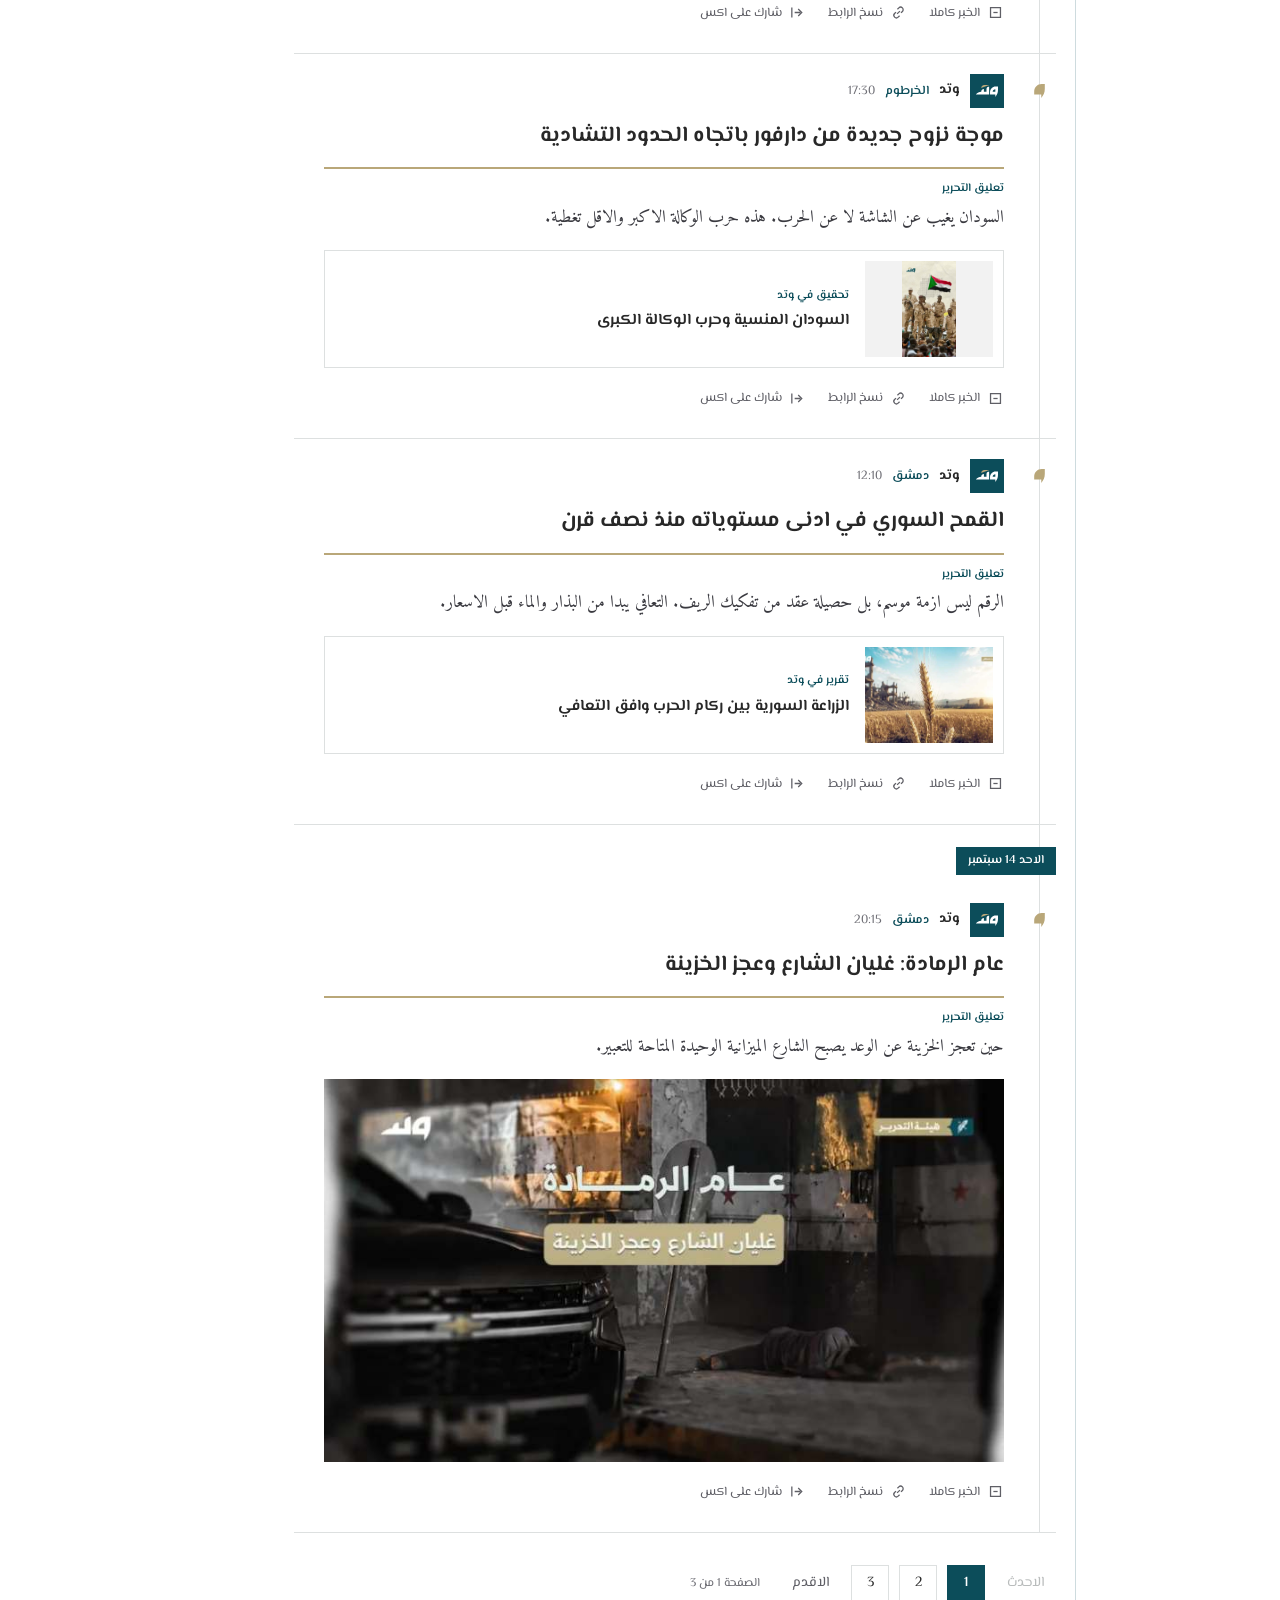
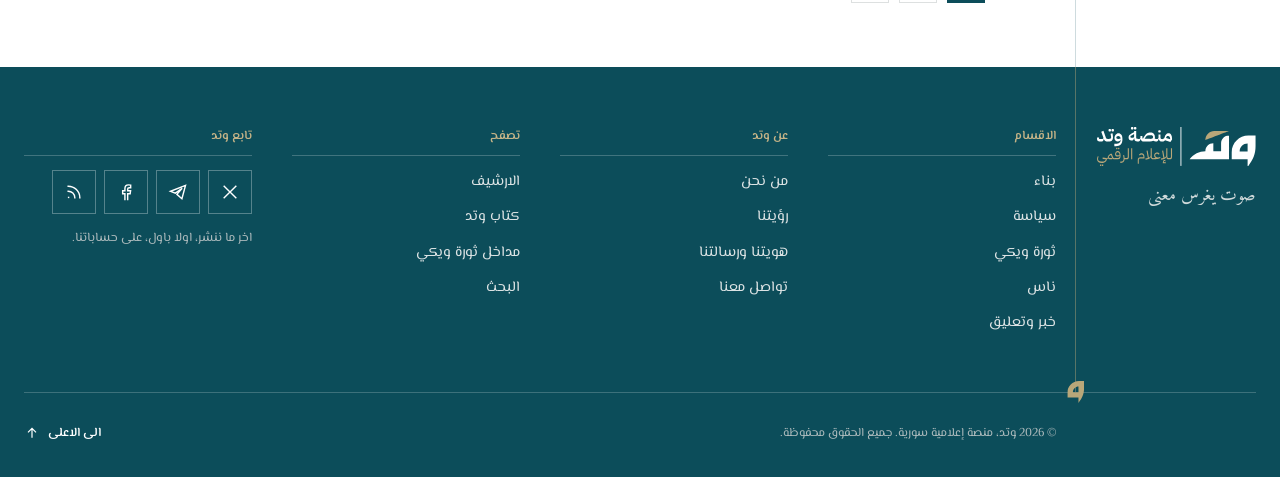
<file: news.html>
<!doctype html>
<html lang="ar" dir="rtl">
<head>
<meta charset="utf-8">
<meta name="viewport" content="width=device-width, initial-scale=1">
<title>خبر وتعليق | وتد</title>
<meta name="description" content="الخبر في سطر وموقف التحرير تحته: الخط الزمني لقسم خبر وتعليق في وتد.">
<meta name="theme-color" content="#0C4D5A">
<link rel="icon" href="assets/img/brand/logo-mark.svg" type="image/svg+xml">
<link rel="preconnect" href="https://fonts.googleapis.com">
<link rel="preconnect" href="https://fonts.gstatic.com" crossorigin>
<link rel="stylesheet" href="https://fonts.googleapis.com/css2?family=El+Messiri:wght@400;500;600;700&family=Amiri:wght@400;700&display=swap">
<link rel="stylesheet" href="assets/css/watad.css?v=18">
</head>
<body>
<a class="skip" href="#main">تخط الى المحتوى</a>
<!-- @partial: header -->
<header class="site-header" data-header>
 <div class="container site-header__bar">
  <a class="site-header__logo" href="index.html" aria-label="وتد، الصفحة الرئيسية"><svg viewBox="0 0 90.11 49.2" xmlns="http://www.w3.org/2000/svg" width="51.3" height="28" aria-hidden="true"><g><g><path fill="#FFFFFF" d="M80.31,6.21c-12.6,0-22.82,10.22-22.82,22.82v9.55h21.75s0,10.62,0,10.62c7.06-9.56,10.88-16.77,10.88-28.66V6.21h-9.8ZM79.23,27.96h-10.88c0-6.01,4.87-10.88,10.88-10.88v10.88Z"/><path fill="#FFFFFF" d="M53.81,6.15v32.43H0l.12-.16c5.01-6.74,12.92-10.72,21.32-10.72h0c0-6.01,4.87-10.88,10.88-10.88v10.88h10.62v-10.68c0-6.01,4.87-10.88,10.88-10.88Z"/></g><path fill="#B9A779" d="M21.38,12.3h0c0-6.79,5.51-12.3,12.3-12.3h20.13S21.38,12.3,21.38,12.3Z"/></g></svg></a>
  <span class="site-header__tag hide-tablet">صوت يغرس معنى</span>
  <div class="site-header__tools">
   <time class="site-header__date hide-tablet" datetime="2026-09-16">الاربعاء 16 سبتمبر 2026</time>
   <a href="archive.html" class="hide-tablet">الارشيف</a>
   <a href="writers.html" class="hide-tablet">الكتاب</a>
   <button class="icon-btn" type="button" data-search-open aria-label="بحث"><svg viewBox="0 0 24 24" fill="none" stroke="currentColor" stroke-width="1.8" aria-hidden="true"><circle cx="10.5" cy="10.5" r="6.5"/><path d="M15.5 15.5L21 21"/></svg></button>
   <button class="icon-btn burger" type="button" data-drawer-open aria-label="القائمة"><svg viewBox="0 0 24 24" fill="none" stroke="currentColor" stroke-width="1.8" aria-hidden="true"><path d="M3 7h18M3 12h18M3 17h18"/></svg></button>
  </div>
 </div>
 <div class="site-header__sub"><div class="container site-header__subin">
  <a class="site-header__mark" href="index.html" aria-label="وتد، الصفحة الرئيسية"><svg viewBox="0 0 90.11 49.2" xmlns="http://www.w3.org/2000/svg" width="40.3" height="22" aria-hidden="true"><g><g><path fill="#FFFFFF" d="M80.31,6.21c-12.6,0-22.82,10.22-22.82,22.82v9.55h21.75s0,10.62,0,10.62c7.06-9.56,10.88-16.77,10.88-28.66V6.21h-9.8ZM79.23,27.96h-10.88c0-6.01,4.87-10.88,10.88-10.88v10.88Z"/><path fill="#FFFFFF" d="M53.81,6.15v32.43H0l.12-.16c5.01-6.74,12.92-10.72,21.32-10.72h0c0-6.01,4.87-10.88,10.88-10.88v10.88h10.62v-10.68c0-6.01,4.87-10.88,10.88-10.88Z"/></g><path fill="#B9A779" d="M21.38,12.3h0c0-6.79,5.51-12.3,12.3-12.3h20.13S21.38,12.3,21.38,12.3Z"/></g></svg></a>
  <nav class="site-header__secs" aria-label="الاقسام"><a href="index.html">الرئيسية</a><a href="category.html">بناء</a><a href="category.html">سياسة</a><a href="category.html">ثورة ويكي</a><a href="category.html">ناس</a><a href="news.html" aria-current="page">خبر وتعليق</a></nav>
  <div class="site-header__acts"><button class="icon-btn" type="button" data-search-open aria-label="بحث"><svg viewBox="0 0 24 24" fill="none" stroke="currentColor" stroke-width="1.8" aria-hidden="true"><circle cx="10.5" cy="10.5" r="6.5"/><path d="M15.5 15.5L21 21"/></svg></button><button class="icon-btn burger" type="button" data-drawer-open aria-label="القائمة"><svg viewBox="0 0 24 24" fill="none" stroke="currentColor" stroke-width="1.8" aria-hidden="true"><path d="M3 7h18M3 12h18M3 17h18"/></svg></button></div>
 </div></div>
</header>
<div class="drawer" data-drawer role="dialog" aria-modal="true" aria-label="القائمة">
 <div class="drawer__top"><svg viewBox="0 0 90.11 49.2" xmlns="http://www.w3.org/2000/svg" width="51.3" height="28" aria-hidden="true"><g><g><path fill="#FFFFFF" d="M80.31,6.21c-12.6,0-22.82,10.22-22.82,22.82v9.55h21.75s0,10.62,0,10.62c7.06-9.56,10.88-16.77,10.88-28.66V6.21h-9.8ZM79.23,27.96h-10.88c0-6.01,4.87-10.88,10.88-10.88v10.88Z"/><path fill="#FFFFFF" d="M53.81,6.15v32.43H0l.12-.16c5.01-6.74,12.92-10.72,21.32-10.72h0c0-6.01,4.87-10.88,10.88-10.88v10.88h10.62v-10.68c0-6.01,4.87-10.88,10.88-10.88Z"/></g><path fill="#B9A779" d="M21.38,12.3h0c0-6.79,5.51-12.3,12.3-12.3h20.13S21.38,12.3,21.38,12.3Z"/></g></svg><button class="icon-btn" type="button" data-drawer-close aria-label="اغلاق" style="color:#fff"><svg viewBox="0 0 24 24" fill="none" stroke="currentColor" stroke-width="1.8" aria-hidden="true"><path d="M5 5l14 14M19 5L5 19"/></svg></button></div>
 <nav style="margin-top:26px" aria-label="القائمة الرئيسية"><a href="index.html">الرئيسية<span></span></a><a href="category.html">بناء<span>96 مادة</span></a><a href="category.html">سياسة<span>164 مادة</span></a><a href="category.html">ثورة ويكي<span>83 مادة</span></a><a href="category.html">ناس<span>41 مادة</span></a><a href="news.html" aria-current="page">خبر وتعليق<span>28 مادة</span></a><a href="archive.html">الارشيف<span>412 مادة</span></a><a href="writers.html">كتاب وتد<span>45 كاتبا</span></a></nav>
 <div class="drawer__more"><a href="about.html">من نحن</a><a href="#">تواصل معنا</a></div>
</div>
<div class="search-overlay" data-search-overlay role="dialog" aria-modal="true" aria-label="البحث">
 <button class="icon-btn search-overlay__close" type="button" data-search-close aria-label="اغلاق"><svg viewBox="0 0 24 24" fill="none" stroke="currentColor" stroke-width="1.8" aria-hidden="true"><path d="M5 5l14 14M19 5L5 19"/></svg></button>
 <form action="search.html" method="get" role="search">
  <label class="sr-only" for="q-overlay">ابحث في وتد</label>
  <input id="q-overlay" name="q" type="search" placeholder="ابحث في وتد" autocomplete="off">
  <button class="btn" type="submit">بحث</button>
 </form>
</div>
<!-- @endpartial -->
<main id="main" class="page">
<div class="axis-layer" aria-hidden="true"><div class="container"><i class="axis"></i></div></div>
<section class="section "><div class="container"><div class="l pt-l cat-head">
 <div class="rail"><span class="wedge"><svg viewBox="0 0 52.46 69.13" xmlns="http://www.w3.org/2000/svg" width="12.1" height="16" aria-hidden="true"><path fill="#0C4D5A" d="M36.7,0C16.43,0,0,16.43,0,36.7v15.35h34.97s0,17.08,0,17.08c11.35-15.37,17.49-26.96,17.49-46.08V0h-15.76Z"/></svg></span><nav class="crumbs rail-label" aria-label="مسار التنقل" style="color:var(--grey)"><a href="index.html">الرئيسية</a><br><span aria-current="page">خبر وتعليق</span></nav></div>
 <div class="body"><div class="cat-head__row">
  <h1 class="cat-head__art"><span class="secart secart--news" role="img" aria-label="خبر وتعليق"><span class="secart__art" aria-hidden="true"><svg class="secart__deco secart__quote" viewBox="0 0 52.46 69.13" aria-hidden="true"><path fill="currentColor" d="M36.7,0C16.43,0,0,16.43,0,36.7v15.35h34.97s0,17.08,0,17.08c11.35-15.37,17.49-26.96,17.49-46.08V0h-15.76ZM34.97,34.97h-17.49c0-9.66,7.83-17.49,17.49-17.49v17.49Z"/></svg><span class="secart__word">خبـر</span><span class="secart__sub">وتعليق</span></span></span></h1>
  <div class="cat-head__info"><p class="cat-head__desc"><span class="tw" style="--i:0">الخبر</span> <span class="tw" style="--i:1">في</span> <span class="tw" style="--i:2">سطر،</span> <span class="tw" style="--i:3">وموقف</span> <span class="tw" style="--i:4">التحرير</span> <span class="tw" style="--i:5">تحته</span></p><p class="meta"><span class="tl-live"><span class="ticker__live" aria-hidden="true"><svg viewBox="0 0 52.46 69.13" xmlns="http://www.w3.org/2000/svg" width="9" height="12"><path class="ticker__echo" d="M36.7,0C16.43,0,0,16.43,0,36.7v15.35h34.97s0,17.08,0,17.08c11.35-15.37,17.49-26.96,17.49-46.08V0h-15.76Z"/><path d="M36.7,0C16.43,0,0,16.43,0,36.7v15.35h34.97s0,17.08,0,17.08c11.35-15.37,17.49-26.96,17.49-46.08V0h-15.76Z"/></svg></span>يتجدد على مدار اليوم</span><span class="sep">، </span>اخر تحديث 09:40</p></div>
  <div class="tl-follow"><b>الخبر في سطر، اولا باول</b><p>تابع خبر وتعليق حيث تقرا الاخبار.</p><div class="social"><a href="#" aria-label="اكس" title="اكس"><svg viewBox="0 0 24 24" aria-hidden="true"><path d="M5 5l14 14M19 5L5 19"/></svg></a><a href="#" aria-label="تلغرام" title="تلغرام"><svg viewBox="0 0 24 24" aria-hidden="true"><path d="M21 4L3 11.2l5.8 2.1L17 7.5l-6.3 7.3 6 5.2z"/></svg></a></div></div>
 </div></div></div></div></section>
<section class="section "><div class="container"><div class="l l--stick pt-m pb-l">
 <div class="rail"><div class="rail-label"><b>الخط الزمني</b>الاحدث اولا<br>28 مادة</div></div>
 <div class="body tl-wrap">
 <div class="tl-main">
  <div class="tl-col"><i class="tl__fill" data-axis-fill aria-hidden="true"></i>
  <ol class="tl" data-timeline data-arrive>
  <li class="tl__day" id="d-0916"><span>اليوم<span class="sep">، </span>الاربعاء 16 سبتمبر</span></li>
<li class="tl__item" id="n-1" data-news>
   <article class="post">
    <header class="post__head"><span class="post__avatar"><svg viewBox="0 0 90.11 49.2" xmlns="http://www.w3.org/2000/svg" width="22" height="12" aria-hidden="true"><path fill="#FFFFFF" d="M80.31,6.21c-12.6,0-22.82,10.22-22.82,22.82v9.55h21.75s0,10.62,0,10.62c7.06-9.56,10.88-16.77,10.88-28.66V6.21h-9.8ZM79.23,27.96h-10.88c0-6.01,4.87-10.88,10.88-10.88v10.88Z"/><path fill="#FFFFFF" d="M53.81,6.15v32.43H0l.12-.16c5.01-6.74,12.92-10.72,21.32-10.72h0c0-6.01,4.87-10.88,10.88-10.88v10.88h10.62v-10.68c0-6.01,4.87-10.88,10.88-10.88Z"/><path fill="#B9A779" d="M21.38,12.3h0c0-6.79,5.51-12.3,12.3-12.3h20.13S21.38,12.3,21.38,12.3Z"/></svg></span><b class="post__name">وتد</b><span class="post__place">دمشق</span><time datetime="2026-09-16T09:40">09:40</time></header>
    <h2 class="post__news"><a href="#n-1" data-news-open>الحكومة تعلن خطة لاعادة هيكلة القطاع العام خلال ثمانية عشر شهرا</a></h2>
    <div class="post__comment"><span class="post__label">تعليق التحرير</span><p>الخطة تتحدث عن الهيكل ولا تتحدث عن الموظف. السؤال ليس كم وظيفة تلغى، بل ما الذي يحل محلها.</p></div>
    <a class="post__card" href="article.html"><span class="post__card-img"><img class="cover" src="assets/img/posts/c01.jpg" alt="" width="760" height="428" loading="lazy"></span><span class="post__card-text"><span class="post__card-kicker">تحليل في وتد</span><b>عندما ترث الدولة اعباء الماضي: كيف تصلح القطاع العام دون تضحية بالموظف</b></span></a>
    <div class="post__more" hidden><p>اعلنت الحكومة خطة لاعادة هيكلة القطاع العام على مدى ثمانية عشر شهرا، تبدا بحصر العاملين في المؤسسات العامة وتقدير حاجتها الفعلية الى الوظائف.</p><a class="link-accent" href="article.html">عندما ترث الدولة اعباء الماضي: كيف تصلح القطاع العام دون تضحية بالموظف</a></div>
    <footer class="post__acts"><button class="post__btn" type="button" data-news-open><svg viewBox="0 0 24 24" fill="none" stroke="currentColor" stroke-width="1.8" aria-hidden="true"><path d="M5 5h14v14H5z"/><path d="M9 12h6"/></svg><span>الخبر كاملا</span></button><button class="post__btn" type="button" data-copy-link="#n-1"><svg viewBox="0 0 24 24" fill="none" stroke="currentColor" stroke-width="1.8" aria-hidden="true"><path d="M10 14l4-4"/><path d="M8.5 11.5l-2 2a3.5 3.5 0 0 0 5 5l2-2M15.5 12.5l2-2a3.5 3.5 0 0 0-5-5l-2 2"/></svg><span>نسخ الرابط</span></button><a class="post__btn" href="https://x.com/intent/post?text=%D8%A7%D9%84%D8%AD%D9%83%D9%88%D9%85%D8%A9%20%D8%AA%D8%B9%D9%84%D9%86%20%D8%AE%D8%B7%D8%A9%20%D9%84%D8%A7%D8%B9%D8%A7%D8%AF%D8%A9%20%D9%87%D9%8A%D9%83%D9%84%D8%A9%20%D8%A7%D9%84%D9%82%D8%B7%D8%A7%D8%B9%20%D8%A7%D9%84%D8%B9%D8%A7%D9%85%20%D8%AE%D9%84%D8%A7%D9%84%20%D8%AB%D9%85%D8%A7%D9%86%D9%8A%D8%A9%20%D8%B9%D8%B4%D8%B1%20%D8%B4%D9%87%D8%B1%D8%A7" target="_blank" rel="noopener"><svg viewBox="0 0 24 24" fill="none" stroke="currentColor" stroke-width="1.8" aria-hidden="true"><path d="M8 12h8M13 7l5 5-5 5"/><path d="M4 5v14"/></svg><span>شارك على اكس</span></a></footer>
   </article></li>
<li class="tl__item" id="n-2" data-news>
   <article class="post">
    <header class="post__head"><span class="post__avatar"><svg viewBox="0 0 90.11 49.2" xmlns="http://www.w3.org/2000/svg" width="22" height="12" aria-hidden="true"><path fill="#FFFFFF" d="M80.31,6.21c-12.6,0-22.82,10.22-22.82,22.82v9.55h21.75s0,10.62,0,10.62c7.06-9.56,10.88-16.77,10.88-28.66V6.21h-9.8ZM79.23,27.96h-10.88c0-6.01,4.87-10.88,10.88-10.88v10.88Z"/><path fill="#FFFFFF" d="M53.81,6.15v32.43H0l.12-.16c5.01-6.74,12.92-10.72,21.32-10.72h0c0-6.01,4.87-10.88,10.88-10.88v10.88h10.62v-10.68c0-6.01,4.87-10.88,10.88-10.88Z"/><path fill="#B9A779" d="M21.38,12.3h0c0-6.79,5.51-12.3,12.3-12.3h20.13S21.38,12.3,21.38,12.3Z"/></svg></span><b class="post__name">وتد</b><span class="post__place">انقرة</span><time datetime="2026-09-16T08:15">08:15</time></header>
    <h2 class="post__news"><a href="#n-2" data-news-open>حزب العدالة والتنمية يحتفل بمرور خمسة وعشرين عاما</a></h2>
    <div class="post__comment"><span class="post__label">تعليق التحرير</span><p>الاحتفال يتزامن مع اوسع اعادة ترتيب في صفوف المعارضة منذ 2023، وهذا هو الخبر الحقيقي.</p></div>
    <a class="post__card" href="article.html"><span class="post__card-img"><img class="cover" src="assets/img/posts/c03.jpg" alt="" width="760" height="428" loading="lazy"></span><span class="post__card-text"><span class="post__card-kicker">تحليل في وتد</span><b>متغيرات المشهد الحزبي التركي وتاثيراته بعيدة المدى</b></span></a>
    <div class="post__more" hidden><p>احيا حزب العدالة والتنمية الذكرى الخامسة والعشرين لتاسيسه بحضور قيادته، في وقت تشهد فيه احزاب المعارضة تغييرات في قياداتها وتحالفاتها.</p><a class="link-accent" href="article.html">متغيرات المشهد الحزبي التركي وتاثيراته بعيدة المدى</a></div>
    <footer class="post__acts"><button class="post__btn" type="button" data-news-open><svg viewBox="0 0 24 24" fill="none" stroke="currentColor" stroke-width="1.8" aria-hidden="true"><path d="M5 5h14v14H5z"/><path d="M9 12h6"/></svg><span>الخبر كاملا</span></button><button class="post__btn" type="button" data-copy-link="#n-2"><svg viewBox="0 0 24 24" fill="none" stroke="currentColor" stroke-width="1.8" aria-hidden="true"><path d="M10 14l4-4"/><path d="M8.5 11.5l-2 2a3.5 3.5 0 0 0 5 5l2-2M15.5 12.5l2-2a3.5 3.5 0 0 0-5-5l-2 2"/></svg><span>نسخ الرابط</span></button><a class="post__btn" href="https://x.com/intent/post?text=%D8%AD%D8%B2%D8%A8%20%D8%A7%D9%84%D8%B9%D8%AF%D8%A7%D9%84%D8%A9%20%D9%88%D8%A7%D9%84%D8%AA%D9%86%D9%85%D9%8A%D8%A9%20%D9%8A%D8%AD%D8%AA%D9%81%D9%84%20%D8%A8%D9%85%D8%B1%D9%88%D8%B1%20%D8%AE%D9%85%D8%B3%D8%A9%20%D9%88%D8%B9%D8%B4%D8%B1%D9%8A%D9%86%20%D8%B9%D8%A7%D9%85%D8%A7" target="_blank" rel="noopener"><svg viewBox="0 0 24 24" fill="none" stroke="currentColor" stroke-width="1.8" aria-hidden="true"><path d="M8 12h8M13 7l5 5-5 5"/><path d="M4 5v14"/></svg><span>شارك على اكس</span></a></footer>
   </article></li>
  <li class="tl__day" id="d-0915"><span>امس<span class="sep">، </span>الثلاثاء 15 سبتمبر</span></li>
<li class="tl__item" id="n-3" data-news>
   <article class="post">
    <header class="post__head"><span class="post__avatar"><svg viewBox="0 0 90.11 49.2" xmlns="http://www.w3.org/2000/svg" width="22" height="12" aria-hidden="true"><path fill="#FFFFFF" d="M80.31,6.21c-12.6,0-22.82,10.22-22.82,22.82v9.55h21.75s0,10.62,0,10.62c7.06-9.56,10.88-16.77,10.88-28.66V6.21h-9.8ZM79.23,27.96h-10.88c0-6.01,4.87-10.88,10.88-10.88v10.88Z"/><path fill="#FFFFFF" d="M53.81,6.15v32.43H0l.12-.16c5.01-6.74,12.92-10.72,21.32-10.72h0c0-6.01,4.87-10.88,10.88-10.88v10.88h10.62v-10.68c0-6.01,4.87-10.88,10.88-10.88Z"/><path fill="#B9A779" d="M21.38,12.3h0c0-6.79,5.51-12.3,12.3-12.3h20.13S21.38,12.3,21.38,12.3Z"/></svg></span><b class="post__name">وتد</b><span class="post__place">نيويورك</span><time datetime="2026-09-15T21:00">21:00</time></header>
    <h2 class="post__news"><a href="#n-3" data-news-open>تمديد التفويض الدولي بشان الملف السوري ستة اشهر</a></h2>
    <div class="post__comment"><span class="post__label">تعليق التحرير</span><p>التمديد بلا مراجعة يعني ان العقوبات اصبحت وضعا دائما لا اداة تفاوض.</p></div>
    <a class="post__card" href="article.html"><span class="post__card-img"><img class="poster" src="assets/img/posts/p07.jpg" alt="" width="540" height="960" loading="lazy"></span><span class="post__card-text"><span class="post__card-kicker">قراءة في وتد</span><b>العقوبات ضد سوريا.. عصا النظام الدولي وجزرته</b></span></a>
    <div class="post__more" hidden><p>مدد مجلس الامن التفويض الدولي المتعلق بالملف السوري ستة اشهر اضافية دون تعديل على بنوده.</p><a class="link-accent" href="article.html">العقوبات ضد سوريا.. عصا النظام الدولي وجزرته</a></div>
    <footer class="post__acts"><button class="post__btn" type="button" data-news-open><svg viewBox="0 0 24 24" fill="none" stroke="currentColor" stroke-width="1.8" aria-hidden="true"><path d="M5 5h14v14H5z"/><path d="M9 12h6"/></svg><span>الخبر كاملا</span></button><button class="post__btn" type="button" data-copy-link="#n-3"><svg viewBox="0 0 24 24" fill="none" stroke="currentColor" stroke-width="1.8" aria-hidden="true"><path d="M10 14l4-4"/><path d="M8.5 11.5l-2 2a3.5 3.5 0 0 0 5 5l2-2M15.5 12.5l2-2a3.5 3.5 0 0 0-5-5l-2 2"/></svg><span>نسخ الرابط</span></button><a class="post__btn" href="https://x.com/intent/post?text=%D8%AA%D9%85%D8%AF%D9%8A%D8%AF%20%D8%A7%D9%84%D8%AA%D9%81%D9%88%D9%8A%D8%B6%20%D8%A7%D9%84%D8%AF%D9%88%D9%84%D9%8A%20%D8%A8%D8%B4%D8%A7%D9%86%20%D8%A7%D9%84%D9%85%D9%84%D9%81%20%D8%A7%D9%84%D8%B3%D9%88%D8%B1%D9%8A%20%D8%B3%D8%AA%D8%A9%20%D8%A7%D8%B4%D9%87%D8%B1" target="_blank" rel="noopener"><svg viewBox="0 0 24 24" fill="none" stroke="currentColor" stroke-width="1.8" aria-hidden="true"><path d="M8 12h8M13 7l5 5-5 5"/><path d="M4 5v14"/></svg><span>شارك على اكس</span></a></footer>
   </article></li>
<li class="tl__item" id="n-4" data-news>
   <article class="post">
    <header class="post__head"><span class="post__avatar"><svg viewBox="0 0 90.11 49.2" xmlns="http://www.w3.org/2000/svg" width="22" height="12" aria-hidden="true"><path fill="#FFFFFF" d="M80.31,6.21c-12.6,0-22.82,10.22-22.82,22.82v9.55h21.75s0,10.62,0,10.62c7.06-9.56,10.88-16.77,10.88-28.66V6.21h-9.8ZM79.23,27.96h-10.88c0-6.01,4.87-10.88,10.88-10.88v10.88Z"/><path fill="#FFFFFF" d="M53.81,6.15v32.43H0l.12-.16c5.01-6.74,12.92-10.72,21.32-10.72h0c0-6.01,4.87-10.88,10.88-10.88v10.88h10.62v-10.68c0-6.01,4.87-10.88,10.88-10.88Z"/><path fill="#B9A779" d="M21.38,12.3h0c0-6.79,5.51-12.3,12.3-12.3h20.13S21.38,12.3,21.38,12.3Z"/></svg></span><b class="post__name">وتد</b><span class="post__place">الخرطوم</span><time datetime="2026-09-15T17:30">17:30</time></header>
    <h2 class="post__news"><a href="#n-4" data-news-open>موجة نزوح جديدة من دارفور باتجاه الحدود التشادية</a></h2>
    <div class="post__comment"><span class="post__label">تعليق التحرير</span><p>السودان يغيب عن الشاشة لا عن الحرب. هذه حرب الوكالة الاكبر والاقل تغطية.</p></div>
    <a class="post__card" href="article.html"><span class="post__card-img"><img class="poster" src="assets/img/posts/p01.jpg" alt="" width="540" height="960" loading="lazy"></span><span class="post__card-text"><span class="post__card-kicker">تحقيق في وتد</span><b>السودان المنسية وحرب الوكالة الكبرى</b></span></a>
    <div class="post__more" hidden><p>افادت منظمات اغاثة بموجة نزوح جديدة من اقليم دارفور نحو الحدود التشادية مع اتساع رقعة المعارك.</p><a class="link-accent" href="article.html">السودان المنسية وحرب الوكالة الكبرى</a></div>
    <footer class="post__acts"><button class="post__btn" type="button" data-news-open><svg viewBox="0 0 24 24" fill="none" stroke="currentColor" stroke-width="1.8" aria-hidden="true"><path d="M5 5h14v14H5z"/><path d="M9 12h6"/></svg><span>الخبر كاملا</span></button><button class="post__btn" type="button" data-copy-link="#n-4"><svg viewBox="0 0 24 24" fill="none" stroke="currentColor" stroke-width="1.8" aria-hidden="true"><path d="M10 14l4-4"/><path d="M8.5 11.5l-2 2a3.5 3.5 0 0 0 5 5l2-2M15.5 12.5l2-2a3.5 3.5 0 0 0-5-5l-2 2"/></svg><span>نسخ الرابط</span></button><a class="post__btn" href="https://x.com/intent/post?text=%D9%85%D9%88%D8%AC%D8%A9%20%D9%86%D8%B2%D9%88%D8%AD%20%D8%AC%D8%AF%D9%8A%D8%AF%D8%A9%20%D9%85%D9%86%20%D8%AF%D8%A7%D8%B1%D9%81%D9%88%D8%B1%20%D8%A8%D8%A7%D8%AA%D8%AC%D8%A7%D9%87%20%D8%A7%D9%84%D8%AD%D8%AF%D9%88%D8%AF%20%D8%A7%D9%84%D8%AA%D8%B4%D8%A7%D8%AF%D9%8A%D8%A9" target="_blank" rel="noopener"><svg viewBox="0 0 24 24" fill="none" stroke="currentColor" stroke-width="1.8" aria-hidden="true"><path d="M8 12h8M13 7l5 5-5 5"/><path d="M4 5v14"/></svg><span>شارك على اكس</span></a></footer>
   </article></li>
<li class="tl__item" id="n-5" data-news>
   <article class="post">
    <header class="post__head"><span class="post__avatar"><svg viewBox="0 0 90.11 49.2" xmlns="http://www.w3.org/2000/svg" width="22" height="12" aria-hidden="true"><path fill="#FFFFFF" d="M80.31,6.21c-12.6,0-22.82,10.22-22.82,22.82v9.55h21.75s0,10.62,0,10.62c7.06-9.56,10.88-16.77,10.88-28.66V6.21h-9.8ZM79.23,27.96h-10.88c0-6.01,4.87-10.88,10.88-10.88v10.88Z"/><path fill="#FFFFFF" d="M53.81,6.15v32.43H0l.12-.16c5.01-6.74,12.92-10.72,21.32-10.72h0c0-6.01,4.87-10.88,10.88-10.88v10.88h10.62v-10.68c0-6.01,4.87-10.88,10.88-10.88Z"/><path fill="#B9A779" d="M21.38,12.3h0c0-6.79,5.51-12.3,12.3-12.3h20.13S21.38,12.3,21.38,12.3Z"/></svg></span><b class="post__name">وتد</b><span class="post__place">دمشق</span><time datetime="2026-09-15T12:10">12:10</time></header>
    <h2 class="post__news"><a href="#n-5" data-news-open>القمح السوري في ادنى مستوياته منذ نصف قرن</a></h2>
    <div class="post__comment"><span class="post__label">تعليق التحرير</span><p>الرقم ليس ازمة موسم، بل حصيلة عقد من تفكيك الريف. التعافي يبدا من البذار والماء قبل الاسعار.</p></div>
    <a class="post__card" href="article.html"><span class="post__card-img"><img class="cover" src="assets/img/posts/c04.jpg" alt="" width="760" height="428" loading="lazy"></span><span class="post__card-text"><span class="post__card-kicker">تقرير في وتد</span><b>الزراعة السورية بين ركام الحرب وافق التعافي</b></span></a>
    <div class="post__more" hidden><p>تشير تقديرات الموسم الى ان انتاج القمح هذا العام هو الادنى منذ نحو خمسين عاما.</p><a class="link-accent" href="article.html">الزراعة السورية بين ركام الحرب وافق التعافي</a></div>
    <footer class="post__acts"><button class="post__btn" type="button" data-news-open><svg viewBox="0 0 24 24" fill="none" stroke="currentColor" stroke-width="1.8" aria-hidden="true"><path d="M5 5h14v14H5z"/><path d="M9 12h6"/></svg><span>الخبر كاملا</span></button><button class="post__btn" type="button" data-copy-link="#n-5"><svg viewBox="0 0 24 24" fill="none" stroke="currentColor" stroke-width="1.8" aria-hidden="true"><path d="M10 14l4-4"/><path d="M8.5 11.5l-2 2a3.5 3.5 0 0 0 5 5l2-2M15.5 12.5l2-2a3.5 3.5 0 0 0-5-5l-2 2"/></svg><span>نسخ الرابط</span></button><a class="post__btn" href="https://x.com/intent/post?text=%D8%A7%D9%84%D9%82%D9%85%D8%AD%20%D8%A7%D9%84%D8%B3%D9%88%D8%B1%D9%8A%20%D9%81%D9%8A%20%D8%A7%D8%AF%D9%86%D9%89%20%D9%85%D8%B3%D8%AA%D9%88%D9%8A%D8%A7%D8%AA%D9%87%20%D9%85%D9%86%D8%B0%20%D9%86%D8%B5%D9%81%20%D9%82%D8%B1%D9%86" target="_blank" rel="noopener"><svg viewBox="0 0 24 24" fill="none" stroke="currentColor" stroke-width="1.8" aria-hidden="true"><path d="M8 12h8M13 7l5 5-5 5"/><path d="M4 5v14"/></svg><span>شارك على اكس</span></a></footer>
   </article></li>
  <li class="tl__day" id="d-0914"><span>الاحد 14 سبتمبر</span></li>
<li class="tl__item" id="n-6" data-news>
   <article class="post">
    <header class="post__head"><span class="post__avatar"><svg viewBox="0 0 90.11 49.2" xmlns="http://www.w3.org/2000/svg" width="22" height="12" aria-hidden="true"><path fill="#FFFFFF" d="M80.31,6.21c-12.6,0-22.82,10.22-22.82,22.82v9.55h21.75s0,10.62,0,10.62c7.06-9.56,10.88-16.77,10.88-28.66V6.21h-9.8ZM79.23,27.96h-10.88c0-6.01,4.87-10.88,10.88-10.88v10.88Z"/><path fill="#FFFFFF" d="M53.81,6.15v32.43H0l.12-.16c5.01-6.74,12.92-10.72,21.32-10.72h0c0-6.01,4.87-10.88,10.88-10.88v10.88h10.62v-10.68c0-6.01,4.87-10.88,10.88-10.88Z"/><path fill="#B9A779" d="M21.38,12.3h0c0-6.79,5.51-12.3,12.3-12.3h20.13S21.38,12.3,21.38,12.3Z"/></svg></span><b class="post__name">وتد</b><span class="post__place">دمشق</span><time datetime="2026-09-14T20:15">20:15</time></header>
    <h2 class="post__news"><a href="#n-6" data-news-open>عام الرمادة: غليان الشارع وعجز الخزينة</a></h2>
    <div class="post__comment"><span class="post__label">تعليق التحرير</span><p>حين تعجز الخزينة عن الوعد يصبح الشارع الميزانية الوحيدة المتاحة للتعبير.</p></div>
    <figure class="post__media"><img class="cover" src="assets/img/posts/c02.jpg" alt="عام الرمادة: غليان الشارع وعجز الخزينة" width="760" height="428" loading="lazy"></figure>
    <div class="post__more" hidden><p>تتسع دائرة الاحتجاج على الغلاء في عدد من المدن، فيما تقول الحكومة ان الخزينة لا تحتمل زيادة جديدة في الرواتب.</p><a class="link-accent" href="article.html">عام الرمادة: غليان الشارع وعجز الخزينة</a></div>
    <footer class="post__acts"><button class="post__btn" type="button" data-news-open><svg viewBox="0 0 24 24" fill="none" stroke="currentColor" stroke-width="1.8" aria-hidden="true"><path d="M5 5h14v14H5z"/><path d="M9 12h6"/></svg><span>الخبر كاملا</span></button><button class="post__btn" type="button" data-copy-link="#n-6"><svg viewBox="0 0 24 24" fill="none" stroke="currentColor" stroke-width="1.8" aria-hidden="true"><path d="M10 14l4-4"/><path d="M8.5 11.5l-2 2a3.5 3.5 0 0 0 5 5l2-2M15.5 12.5l2-2a3.5 3.5 0 0 0-5-5l-2 2"/></svg><span>نسخ الرابط</span></button><a class="post__btn" href="https://x.com/intent/post?text=%D8%B9%D8%A7%D9%85%20%D8%A7%D9%84%D8%B1%D9%85%D8%A7%D8%AF%D8%A9%3A%20%D8%BA%D9%84%D9%8A%D8%A7%D9%86%20%D8%A7%D9%84%D8%B4%D8%A7%D8%B1%D8%B9%20%D9%88%D8%B9%D8%AC%D8%B2%20%D8%A7%D9%84%D8%AE%D8%B2%D9%8A%D9%86%D8%A9" target="_blank" rel="noopener"><svg viewBox="0 0 24 24" fill="none" stroke="currentColor" stroke-width="1.8" aria-hidden="true"><path d="M8 12h8M13 7l5 5-5 5"/><path d="M4 5v14"/></svg><span>شارك على اكس</span></a></footer>
   </article></li>
  </ol></div>
  <div class="alist-foot"><nav class="pager" aria-label="صفحات الخط الزمني"><span class="pager__prev" aria-disabled="true">الاحدث</span><a aria-current="page" href="news.html">1</a><a href="news.html?page=2">2</a><a href="news.html?page=3">3</a><a class="pager__next" href="news.html?page=2">الاقدم</a><span class="pager__info">الصفحة 1 من 3</span></nav></div>
 </div>
 <aside class="tl-side" aria-label="ايام الخط الزمني"><div class="tl-side__in">
  <div class="rail-label"><b>في هذه الصفحة</b>ثلاثة ايام</div>
  <nav class="tl-days" data-tl-days aria-label="الايام"><a href="#d-0916" class="is-active" aria-current="true"><span>اليوم</span><small>الاربعاء 16 سبتمبر</small><b>2</b></a><a href="#d-0915"><span>امس</span><small>الثلاثاء 15 سبتمبر</small><b>3</b></a><a href="#d-0914"><span>الاحد</span><small>14 سبتمبر</small><b>1</b></a></nav>
  
 </div></aside>
 </div></div></div></section>
</main>
<dialog class="modal modal--news" data-news-modal aria-labelledby="nm-title">
 <div class="modal__head"><span class="modal__kicker"><span class="post__avatar"><svg viewBox="0 0 90.11 49.2" xmlns="http://www.w3.org/2000/svg" width="22" height="12" aria-hidden="true"><path fill="#FFFFFF" d="M80.31,6.21c-12.6,0-22.82,10.22-22.82,22.82v9.55h21.75s0,10.62,0,10.62c7.06-9.56,10.88-16.77,10.88-28.66V6.21h-9.8ZM79.23,27.96h-10.88c0-6.01,4.87-10.88,10.88-10.88v10.88Z"/><path fill="#FFFFFF" d="M53.81,6.15v32.43H0l.12-.16c5.01-6.74,12.92-10.72,21.32-10.72h0c0-6.01,4.87-10.88,10.88-10.88v10.88h10.62v-10.68c0-6.01,4.87-10.88,10.88-10.88Z"/><path fill="#B9A779" d="M21.38,12.3h0c0-6.79,5.51-12.3,12.3-12.3h20.13S21.38,12.3,21.38,12.3Z"/></svg></span>خبر وتعليق</span>
  <div class="modal__nav"><button class="icon-btn" type="button" data-news-prev aria-label="الخبر الاحدث"><svg viewBox="0 0 24 24" fill="none" stroke="currentColor" stroke-width="1.8" aria-hidden="true"><path d="M9 5l7 7-7 7"/></svg></button><button class="icon-btn" type="button" data-news-next aria-label="الخبر الاقدم"><svg viewBox="0 0 24 24" fill="none" stroke="currentColor" stroke-width="1.8" aria-hidden="true"><path d="M15 5l-7 7 7 7"/></svg></button><button class="icon-btn" type="button" data-dialog-close aria-label="اغلاق"><svg viewBox="0 0 24 24" fill="none" stroke="currentColor" stroke-width="1.8" aria-hidden="true"><path d="M5 5l14 14M19 5L5 19"/></svg></button></div></div>
 <div class="modal__body nm" data-news-body></div>
</dialog>
<!-- @partial: footer -->
<footer class="site-footer">
 <div class="site-footer__part"><div class="axis-layer" aria-hidden="true"><div class="container"><i class="axis"></i></div></div>
 <div class="container"><div class="l site-footer__main">
  <div class="rail site-footer__brand"><a class="site-footer__logo" href="index.html" aria-label="منصة وتد للاعلام الرقمي"><svg viewBox="0 0 216.99 54.74" xmlns="http://www.w3.org/2000/svg" width="158.6" height="40" aria-hidden="true"><g><g><path fill="#FFFFFF" d="M3.44,19.84c-1.09,0-1.94-.29-2.54-.86s-.9-1.46-.9-2.66v-1.91h2.79v1.86h3.72c.8,0,1.36-.09,1.68-.26.32-.17.48-.48.48-.92,0-.2-.04-.45-.12-.74-.08-.29-.2-.62-.34-.98l-2.46-7,3.03-1.09,2.76,7.84c.22.64.43,1.16.64,1.56.21.4.42.72.64.96.22.24.46.4.72.49.26.09.56.14.89.14h.79v2.84l-.74.74c-.69,0-1.29-.05-1.8-.16s-.97-.29-1.37-.55-.76-.6-1.08-1.03c-.32-.43-.62-.97-.92-1.63l-.11.03c-.2,1.2-.58,2.06-1.13,2.57-.56.51-1.42.77-2.58.77h-2.05Z"/><path fill="#FFFFFF" d="M14.49,17l.74-.74h.68c1.28,0,2.15-.13,2.64-.4.48-.26.72-.74.72-1.43,0-.29-.02-.66-.07-1.11-.05-.45-.13-1.04-.26-1.79l-.44-2.46,2.68-.44.38,2.46c.09.62.16,1.23.22,1.82.05.59.08,1.1.08,1.52,0,1.86-.47,3.23-1.42,4.1-.95.87-2.46,1.31-4.54,1.31h-1.42v-2.84ZM17.16,6.12c-.44,0-.8-.13-1.08-.4-.28-.26-.42-.69-.42-1.27s.14-1.03.42-1.3c.28-.26.64-.4,1.08-.4h.46c.44,0,.8.13,1.08.4.28.26.42.7.42,1.3s-.14,1.01-.42,1.27c-.28.26-.64.4-1.08.4h-.46ZM21.24,6.12c-.44,0-.8-.13-1.08-.4-.28-.26-.42-.69-.42-1.27s.14-1.03.42-1.3c.28-.26.64-.4,1.08-.4h.46c.44,0,.8.13,1.08.4.28.26.42.7.42,1.3s-.14,1.01-.42,1.27c-.28.26-.64.4-1.08.4h-.46Z"/><path fill="#FFFFFF" d="M23.67,22.82h1.8c2.33,0,4.05-.43,5.14-1.3,1.09-.87,1.64-2.02,1.64-3.46v-.68h-.16c-.26.84-.69,1.46-1.3,1.87-.61.41-1.36.62-2.25.62-1.48,0-2.62-.42-3.44-1.26-.82-.84-1.23-2.01-1.23-3.53,0-.91.14-1.76.41-2.54s.65-1.47,1.13-2.05,1.06-1.04,1.72-1.37c.66-.33,1.39-.49,2.17-.49,1.71,0,3.05.71,4.02,2.13.97,1.42,1.45,3.4,1.45,5.93,0,1.53-.19,2.89-.57,4.09-.38,1.19-.96,2.21-1.72,3.05-.77.84-1.72,1.48-2.86,1.91-1.14.44-2.46.66-3.95.66h-2v-3.58ZM29.3,16.26c.75,0,1.35-.04,1.82-.12.46-.08.83-.22,1.11-.42-.04-1.06-.36-1.9-.96-2.54-.6-.64-1.36-.96-2.27-.96-.78,0-1.42.23-1.9.68-.48.46-.72,1.03-.72,1.72,0,.58.2,1,.6,1.26.4.26.98.38,1.75.38h.57Z"/><path fill="#FFFFFF" d="M55.56,19.84c-1.66-.02-2.86-.39-3.59-1.12-.74-.73-1.11-1.8-1.11-3.23v-.22h-.16c-.27,1.15-.69,1.95-1.24,2.42s-1.35.7-2.39.7c-1.28,0-2.25-.34-2.91-1.03-.67-.68-1-1.65-1-2.91,0-1.37.4-2.5,1.19-3.39.79-.89,1.93-1.72,3.4-2.49l2.98-1.53v-1.48h2.87v9.07c0,.6.14,1.02.42,1.26.28.24.76.36,1.43.36h.85v2.84l-.74.74ZM47.83,14.81c1.08,0,1.83-.12,2.26-.36.43-.24.64-.66.64-1.26v-3.5l-2.24,1.12c-.98.47-1.7.89-2.16,1.26-.46.37-.68.82-.68,1.37,0,.49.16.84.48,1.05.32.21.89.31,1.71.31ZM47.88,3.36c-.44,0-.8-.13-1.08-.4-.28-.26-.42-.69-.42-1.27s.14-1.03.42-1.3C47.09.13,47.45,0,47.88,0h.46c.44,0,.8.13,1.08.4.28.26.42.7.42,1.3s-.14,1.01-.42,1.27c-.28.26-.64.4-1.08.4h-.46ZM51.96,3.36c-.44,0-.8-.13-1.08-.4-.28-.26-.42-.69-.42-1.27s.14-1.03.42-1.3C51.16.13,51.52,0,51.96,0h.46c.44,0,.8.13,1.08.4.28.26.42.7.42,1.3s-.14,1.01-.42,1.27c-.28.26-.64.4-1.08.4h-.46Z"/><path fill="#FFFFFF" d="M80.32,19.84c-.66,0-1.25-.07-1.79-.22-.54-.15-1.04-.41-1.52-.79-1.11.67-2.68,1.01-4.7,1.01h-7.9c-1.4,0-2.48-.27-3.22-.82-.75-.55-1.25-1.4-1.5-2.57h-.14c-.24,1.2-.66,2.07-1.27,2.6-.61.53-1.52.79-2.72.79v-2.84l.74-.74h.85c1.49,0,2.24-.68,2.24-2.05v-1.83h2.68v1.83c0,.89.26,1.49.79,1.78l1.26-2.19c.66-1.15,1.32-2.11,2-2.9.67-.78,1.38-1.42,2.1-1.9.73-.48,1.49-.83,2.3-1.05.8-.22,1.65-.33,2.54-.33,2.04,0,3.59.56,4.63,1.67,1.05,1.11,1.57,2.66,1.57,4.65,0,.42-.02.82-.07,1.19-.05.37-.11.72-.2,1.03.22.04.44.06.66.08.22.02.45.03.68.03h.74v2.84l-.74.74ZM72.32,16.26c1.62,0,2.77-.17,3.44-.51.67-.34,1.01-.97,1.01-1.9s-.26-1.56-.79-1.99c-.53-.44-1.37-.66-2.52-.66h-.82c-.8,0-1.5.04-2.1.12-.6.08-1.15.24-1.65.46-.5.23-.96.55-1.38.96-.42.41-.84.93-1.26,1.57l-1.18,1.78.08.16h7.16Z"/><path fill="#FFFFFF" d="M80.32,17l.74-.74h.85c1.49,0,2.24-.68,2.24-2.05v-4.02h2.68v4.02c0,1.37.68,2.05,2.05,2.05h1.04v2.84l-.74.74c-1.4,0-2.48-.27-3.22-.82-.75-.55-1.25-1.4-1.5-2.57h-.14c-.24,1.2-.66,2.07-1.27,2.6-.61.53-1.52.79-2.72.79v-2.84ZM85.24,7.68c-.44,0-.8-.13-1.08-.4-.28-.26-.42-.69-.42-1.27s.14-1.03.42-1.3c.28-.26.64-.4,1.08-.4h.46c.44,0,.8.13,1.08.4.28.26.42.7.42,1.3s-.14,1.01-.42,1.27c-.28.26-.64.4-1.08.4h-.46Z"/><path fill="#FFFFFF" d="M93.09,18.28c-.42.59-.93.99-1.53,1.22-.6.23-1.39.34-2.38.34v-2.84l.74-.74c.69,0,1.19-.13,1.5-.38.31-.26.58-.69.82-1.31l.77-1.91c.22-.56.47-1.09.77-1.58s.63-.92,1.01-1.27c.38-.35.82-.63,1.31-.83.49-.2,1.06-.3,1.69-.3,1.58,0,2.8.66,3.64,1.97.84,1.31,1.26,3.13,1.26,5.44v.96l-2.3,3.42-7.3-2.17ZM94.45,14.98l5.63,1.67v-.58c0-1.21-.26-2.15-.78-2.82-.52-.67-1.22-1-2.09-1-.64,0-1.16.18-1.56.53-.4.35-.72.86-.96,1.52l-.25.69Z"/><path fill="#B9A779" d="M6.28,49.16c-1.98,0-3.52-.45-4.62-1.35-1.1-.9-1.66-2.15-1.66-3.76,0-.63.08-1.29.26-1.99s.41-1.4.71-2.1l1.27.39c-.26.53-.47,1.09-.63,1.67s-.25,1.13-.25,1.65c0,1.16.38,2.06,1.13,2.7s1.82.96,3.18.96h1.23c1.48,0,2.67-.27,3.56-.81.89-.54,1.4-1.3,1.55-2.28l-4.35-.57v-1.8l2.64.39c.46.07.97.13,1.52.17.55.05,1.01.07,1.36.07v.84l.25.27c0,.87-.16,1.65-.48,2.34-.32.69-.79,1.27-1.4,1.75-.61.48-1.36.84-2.25,1.09s-1.89.38-3.01.38ZM4.84,53.25c-.27,0-.49-.08-.65-.24s-.25-.41-.25-.77.08-.61.25-.77c.16-.16.38-.24.65-.24h.23c.27,0,.49.08.65.24.16.16.25.41.25.77s-.08.61-.25.77c-.16.16-.38.24-.65.24h-.23ZM7.48,53.25c-.27,0-.49-.08-.65-.24s-.25-.41-.25-.77.08-.61.25-.77c.16-.16.38-.24.65-.24h.22c.27,0,.49.08.65.24.16.16.25.41.25.77s-.08.61-.25.77-.38.24-.65.24h-.22Z"/><path fill="#B9A779" d="M12.76,42.9l.41-.41c.45,0,.79-.02,1.03-.06.24-.04.43-.12.58-.25-.04-.15-.07-.3-.08-.45-.01-.15-.02-.31-.02-.49,0-.74.24-1.41.73-2.01.48-.61,1.22-1.23,2.2-1.87l1-.65h1.59l1.45,3.95c.14.37.26.67.38.91.12.24.25.43.39.56.14.14.3.23.47.29s.37.08.6.08h.39v1.35l-.41.41c-.64,0-1.15-.09-1.53-.28-.38-.18-.72-.55-1.02-1.09l-.12.04v1.33h-2.43c-1.76,0-2.89-.51-3.39-1.53h-.08c-.18.52-.42.9-.74,1.15-.31.25-.78.38-1.39.38v-1.35ZM16.03,41.06c0,.49.2.85.59,1.08.39.23,1.01.35,1.86.35h2.23c-.15-.31-.31-.72-.49-1.21l-1.14-3.09-.78.47c-.61.37-1.14.75-1.59,1.14-.45.4-.67.81-.67,1.25Z"/><path fill="#B9A779" d="M23.47,42.9l.41-.41h3.86c.56,0,1.03-.05,1.41-.14.38-.09.69-.25.93-.47.24-.22.41-.5.51-.85.1-.35.15-.77.15-1.28v-.65h-.1c-.19.45-.51.8-.95,1.06-.44.26-.96.39-1.56.39-1.09,0-1.94-.28-2.53-.84s-.9-1.35-.9-2.37c0-.6.09-1.16.28-1.7.18-.53.44-.99.77-1.39s.72-.71,1.17-.94c.46-.23.96-.35,1.5-.35,1.17,0,2.09.5,2.76,1.51.67,1.01,1,2.43,1,4.25,0,1.02-.08,1.89-.23,2.6-.15.71-.4,1.28-.75,1.71-.35.43-.8.74-1.37.93-.57.19-1.26.29-2.1.29h-4.27v-1.35ZM26.92,30.52c-.27,0-.49-.08-.65-.24s-.25-.41-.25-.77.08-.61.25-.77.38-.24.65-.24h.22c.27,0,.49.08.65.24s.25.41.25.77-.08.61-.25.77-.38.24-.65.24h-.22ZM28.54,38.75c.59,0,1.05-.05,1.4-.15.35-.1.62-.26.81-.48-.03-1.04-.26-1.86-.7-2.47-.44-.61-1.02-.92-1.76-.92-.69,0-1.23.22-1.6.66-.38.44-.56,1.03-.56,1.75,0,.57.16.98.48,1.24.32.25.83.38,1.52.38h.41ZM29.56,30.52c-.27,0-.49-.08-.65-.24-.16-.16-.25-.41-.25-.77s.08-.61.25-.77c.16-.16.38-.24.65-.24h.23c.27,0,.49.08.65.24s.25.41.25.77-.08.61-.25.77-.38.24-.65.24h-.23Z"/><path fill="#B9A779" d="M31.87,47.4h.76c.75,0,1.36-.11,1.84-.33.48-.22.85-.51,1.12-.87.27-.36.46-.78.57-1.27.11-.48.16-.99.16-1.52,0-.4-.02-.81-.06-1.24s-.1-.84-.16-1.24l-.43-2.31,1.43-.29.27,1.55c.08.48.15.93.19,1.35.05.42.09.84.11,1.25h1.94v1.35l-.41.41h-1.55c-.05.67-.18,1.3-.38,1.89-.2.59-.49,1.11-.88,1.56s-.89.8-1.51,1.06c-.62.26-1.37.39-2.26.39h-.76v-1.76Z"/><path fill="#B9A779" d="M39.21,42.9l.41-.41h.59c.65,0,1.13-.15,1.42-.45.29-.3.44-.78.44-1.43v-11.49h1.51v11.49c0,1.25-.27,2.17-.81,2.76s-1.39.88-2.57.88h-1v-1.35Z"/><path fill="#B9A779" d="M46.65,29.13h1.51v15.13h-1.51v-15.13Z"/><path fill="#B9A779" d="M55.75,45.15c0-1.29.28-2.25.84-2.85.56-.61,1.44-.91,2.64-.91h4.29v-.02c0-1.17-.22-2.09-.66-2.74-.44-.65-1.07-.98-1.87-.98-.97,0-1.78.51-2.45,1.53l-1.17-1.1c.4-.61.9-1.13,1.52-1.55.62-.42,1.32-.63,2.09-.63,1.25,0,2.23.48,2.92,1.44.69.96,1.04,2.31,1.04,4.04v1.78h-5.72c-.71,0-1.23.16-1.55.49-.33.33-.49.84-.49,1.55v5.27h-1.43v-5.31Z"/><path fill="#B9A779" d="M66.07,43.17l3.45-.9-1.76-9.89,1.45-.27,1.74,9.75c.49-.16.89-.36,1.21-.58.31-.22.57-.5.76-.84.19-.33.32-.74.4-1.21s.11-1.04.11-1.71v-8.4h1.51v11.63c0,1.16.59,1.74,1.76,1.74h.7v1.35l-.41.41c-1.14,0-1.98-.26-2.51-.77-.53-.51-.8-1.32-.8-2.42v-.78h-.1c-.1.52-.22.97-.37,1.35-.15.38-.34.71-.56.98-.22.27-.49.5-.81.67s-.69.33-1.12.45l-4.17,1.12-.47-1.7Z"/><path fill="#B9A779" d="M76.98,42.9l.41-.41h2.58v-.1c-.5-.33-.92-.8-1.26-1.41-.33-.61-.5-1.28-.5-2,0-.61.1-1.17.31-1.68s.48-.94.83-1.3c.35-.36.76-.64,1.24-.84.48-.2.98-.3,1.51-.3.78,0,1.45.16,2.02.48.57.32,1.05.77,1.43,1.36l-1.02,1.19c-.35-.44-.73-.76-1.13-.96-.4-.2-.86-.31-1.38-.31-.78,0-1.37.22-1.77.64-.4.43-.6,1-.6,1.71,0,.38.08.74.25,1.06s.39.61.67.85c.29.24.63.43,1.02.56.4.14.82.2,1.29.2.61,0,1.25-.08,1.9-.25l1.64-.41.39,1.59-2.66.74c-.65.19-1.26.34-1.82.46-.56.12-1.11.21-1.67.28-.55.07-1.12.12-1.72.14-.59.03-1.24.04-1.95.04v-1.35Z"/><path fill="#B9A779" d="M87.39,43.17l3.45-.9-1.76-9.89,1.45-.27,1.74,9.75c.49-.16.89-.36,1.21-.58.31-.22.57-.5.76-.84.19-.33.32-.74.4-1.21s.11-1.04.11-1.71v-8.4h1.51v11.63c0,1.16.59,1.74,1.76,1.74h.7v1.35l-.41.41c-1.14,0-1.98-.26-2.51-.77-.53-.51-.8-1.32-.8-2.42v-.78h-.1c-.1.52-.22.97-.37,1.35-.15.38-.34.71-.56.98-.22.27-.49.5-.81.67s-.69.33-1.12.45l-4.17,1.12-.47-1.7ZM89.98,48.32h.74l.02-.08c-.11-.14-.2-.3-.27-.48-.07-.18-.1-.37-.1-.56,0-.53.18-.97.53-1.33.35-.35.8-.53,1.35-.53.31,0,.63.08.96.24.33.16.57.36.74.62l-.76.92c-.27-.31-.59-.47-.94-.47-.25,0-.45.06-.61.19s-.25.29-.25.48c0,.29.13.51.39.67.26.16.62.25,1.08.25h1.31v1.31h-4.19v-1.23Z"/><path fill="#B9A779" d="M98.3,42.9l.41-.41h.59c.65,0,1.13-.15,1.42-.45.29-.3.44-.78.44-1.43v-11.49h1.51v11.49c0,1.25-.27,2.17-.81,2.76s-1.39.88-2.57.88h-1v-1.35Z"/></g><rect fill="#FFFFFF" x="114.22" width="1.24" height="53.25"/><g><g><path fill="#FFFFFF" d="M207.19,11.75c-12.6,0-22.82,10.22-22.82,22.82v9.55h21.75s0,10.62,0,10.62c7.06-9.56,10.88-16.77,10.88-28.66v-14.33h-9.8ZM206.12,33.5h-10.88c0-6.01,4.87-10.88,10.88-10.88v10.88Z"/><path fill="#FFFFFF" d="M180.69,11.7v32.43h-53.81l.12-.16c5.01-6.74,12.92-10.72,21.32-10.72h0c0-6.01,4.87-10.88,10.88-10.88v10.88h10.62v-10.68c0-6.01,4.87-10.88,10.88-10.88Z"/></g><path fill="#B9A779" d="M148.26,17.84h0c0-6.79,5.51-12.3,12.3-12.3h20.13s-32.43,12.3-32.43,12.3Z"/></g></g></svg></a><p class="site-footer__tag">صوت يغرس معنى</p></div>
  <div class="body site-footer__cols">
   <nav class="site-footer__col" aria-labelledby="ft-secs"><h2 id="ft-secs">الاقسام</h2><ul><li><a href="category.html">بناء</a></li><li><a href="category.html">سياسة</a></li><li><a href="category.html">ثورة ويكي</a></li><li><a href="category.html">ناس</a></li><li><a href="news.html">خبر وتعليق</a></li></ul></nav>
   <nav class="site-footer__col" aria-labelledby="ft-about"><h2 id="ft-about">عن وتد</h2><ul><li><a href="about.html">من نحن</a></li><li><a href="about.html#vision">رؤيتنا</a></li><li><a href="about.html#stance">هويتنا ورسالتنا</a></li><li><a href="#">تواصل معنا</a></li></ul></nav>
   <nav class="site-footer__col" aria-labelledby="ft-browse"><h2 id="ft-browse">تصفح</h2><ul><li><a href="archive.html">الارشيف</a></li><li><a href="writers.html">كتاب وتد</a></li><li><a href="archive.html?section=%D8%AB%D9%88%D8%B1%D8%A9%20%D9%88%D9%8A%D9%83%D9%8A">مداخل ثورة ويكي</a></li><li><a href="search.html" data-search-open>البحث</a></li></ul></nav>
   <div class="site-footer__col site-footer__follow"><h2>تابع وتد</h2><div class="social social--dark"><a href="#" aria-label="اكس" title="اكس"><svg viewBox="0 0 24 24" aria-hidden="true"><path d="M5 5l14 14M19 5L5 19"/></svg></a><a href="#" aria-label="تلغرام" title="تلغرام"><svg viewBox="0 0 24 24" aria-hidden="true"><path d="M21 4L3 11.2l5.8 2.1L17 7.5l-6.3 7.3 6 5.2z"/></svg></a><a href="#" aria-label="فيسبوك" title="فيسبوك"><svg viewBox="0 0 24 24" aria-hidden="true"><path d="M14 21v-7h3l.5-3.5H14V8.5c0-1 .4-1.7 1.8-1.7h1.8V3.7A22 22 0 0 0 15 3.5c-2.6 0-4.3 1.6-4.3 4.4v2.6H8V14h2.7v7"/></svg></a><a href="#" aria-label="الخلاصة" title="الخلاصة"><svg viewBox="0 0 24 24" aria-hidden="true"><path d="M5 5a14 14 0 0 1 14 14M5 11a8 8 0 0 1 8 8"/><path d="M5.5 18.5h.01"/></svg></a></div><p>اخر ما ننشر، اولا باول، على حساباتنا.</p></div>
  </div>
 </div></div></div>
 <div class="container"><div class="l site-footer__base">
  <div class="rail"><span class="wedge site-footer__end"><svg viewBox="0 0 52.46 69.13" xmlns="http://www.w3.org/2000/svg" width="16.7" height="22" aria-hidden="true"><path fill="#B9A779" d="M36.7,0C16.43,0,0,16.43,0,36.7v15.35h34.97s0,17.08,0,17.08c11.35-15.37,17.49-26.96,17.49-46.08V0h-15.76ZM34.97,34.97h-17.49c0-9.66,7.83-17.49,17.49-17.49v17.49Z"/></svg></span></div>
  <div class="body site-footer__legal"><p>© 2026 وتد، منصة إعلامية سورية. جميع الحقوق محفوظة.</p><a class="site-footer__up" href="#top">الى الاعلى<svg viewBox="0 0 24 24" fill="none" stroke="currentColor" stroke-width="1.8" aria-hidden="true"><path d="M12 19V5M6 11l6-6 6 6"/></svg></a></div>
 </div></div>
</footer>
<!-- @endpartial -->
<script src="assets/js/watad.js?v=18" defer></script>
</body>
</html>
</file>
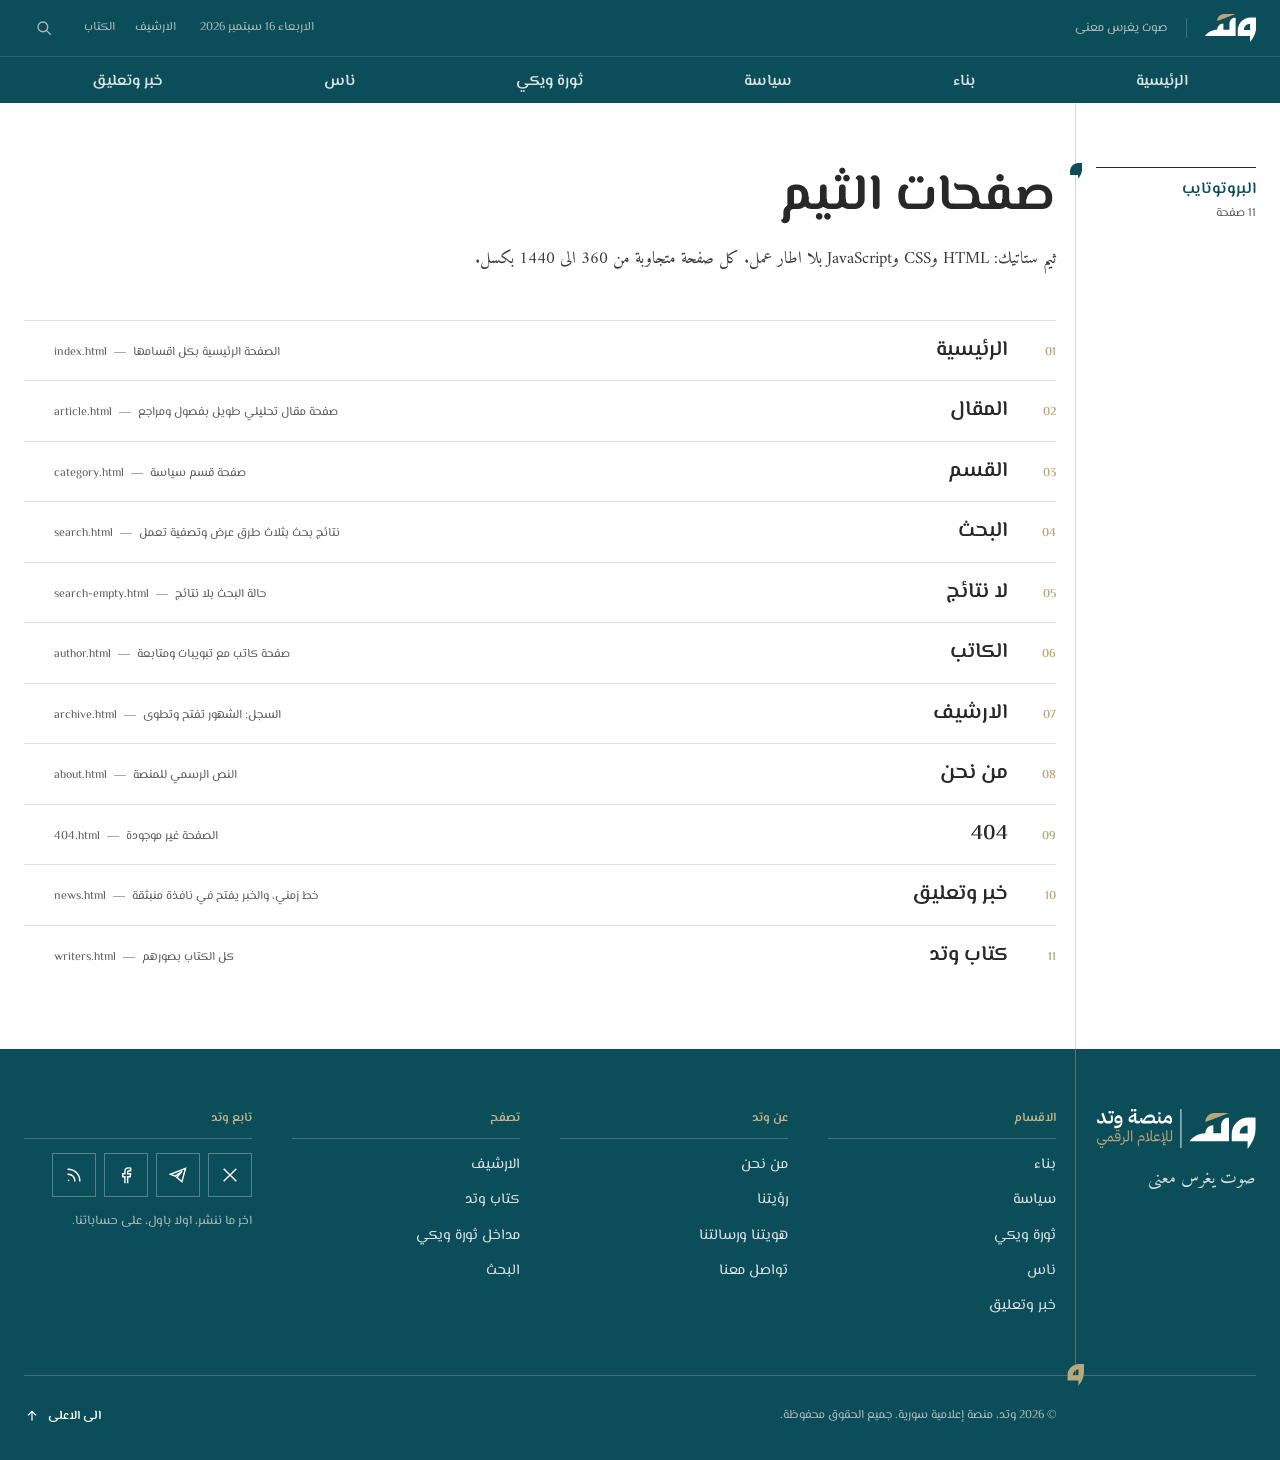
<file: pages.html>
<!doctype html>
<html lang="ar" dir="rtl">
<head>
<meta charset="utf-8">
<meta name="viewport" content="width=device-width, initial-scale=1">
<title>صفحات البروتوتايب | وتد</title>
<meta name="description" content="فهرس صفحات ثيم وتد">
<meta name="theme-color" content="#0C4D5A">
<link rel="icon" href="assets/img/brand/logo-mark.svg" type="image/svg+xml">
<link rel="preconnect" href="https://fonts.googleapis.com">
<link rel="preconnect" href="https://fonts.gstatic.com" crossorigin>
<link rel="stylesheet" href="https://fonts.googleapis.com/css2?family=El+Messiri:wght@400;500;600;700&family=Amiri:wght@400;700&display=swap">
<link rel="stylesheet" href="assets/css/watad.css?v=18">
</head>
<body>
<a class="skip" href="#main">تخط الى المحتوى</a>
<!-- @partial: header -->
<header class="site-header" data-header>
 <div class="container site-header__bar">
  <a class="site-header__logo" href="index.html" aria-label="وتد، الصفحة الرئيسية"><svg viewBox="0 0 90.11 49.2" xmlns="http://www.w3.org/2000/svg" width="51.3" height="28" aria-hidden="true"><g><g><path fill="#FFFFFF" d="M80.31,6.21c-12.6,0-22.82,10.22-22.82,22.82v9.55h21.75s0,10.62,0,10.62c7.06-9.56,10.88-16.77,10.88-28.66V6.21h-9.8ZM79.23,27.96h-10.88c0-6.01,4.87-10.88,10.88-10.88v10.88Z"/><path fill="#FFFFFF" d="M53.81,6.15v32.43H0l.12-.16c5.01-6.74,12.92-10.72,21.32-10.72h0c0-6.01,4.87-10.88,10.88-10.88v10.88h10.62v-10.68c0-6.01,4.87-10.88,10.88-10.88Z"/></g><path fill="#B9A779" d="M21.38,12.3h0c0-6.79,5.51-12.3,12.3-12.3h20.13S21.38,12.3,21.38,12.3Z"/></g></svg></a>
  <span class="site-header__tag hide-tablet">صوت يغرس معنى</span>
  <div class="site-header__tools">
   <time class="site-header__date hide-tablet" datetime="2026-09-16">الاربعاء 16 سبتمبر 2026</time>
   <a href="archive.html" class="hide-tablet">الارشيف</a>
   <a href="writers.html" class="hide-tablet">الكتاب</a>
   <button class="icon-btn" type="button" data-search-open aria-label="بحث"><svg viewBox="0 0 24 24" fill="none" stroke="currentColor" stroke-width="1.8" aria-hidden="true"><circle cx="10.5" cy="10.5" r="6.5"/><path d="M15.5 15.5L21 21"/></svg></button>
   <button class="icon-btn burger" type="button" data-drawer-open aria-label="القائمة"><svg viewBox="0 0 24 24" fill="none" stroke="currentColor" stroke-width="1.8" aria-hidden="true"><path d="M3 7h18M3 12h18M3 17h18"/></svg></button>
  </div>
 </div>
 <div class="site-header__sub"><div class="container site-header__subin">
  <a class="site-header__mark" href="index.html" aria-label="وتد، الصفحة الرئيسية"><svg viewBox="0 0 90.11 49.2" xmlns="http://www.w3.org/2000/svg" width="40.3" height="22" aria-hidden="true"><g><g><path fill="#FFFFFF" d="M80.31,6.21c-12.6,0-22.82,10.22-22.82,22.82v9.55h21.75s0,10.62,0,10.62c7.06-9.56,10.88-16.77,10.88-28.66V6.21h-9.8ZM79.23,27.96h-10.88c0-6.01,4.87-10.88,10.88-10.88v10.88Z"/><path fill="#FFFFFF" d="M53.81,6.15v32.43H0l.12-.16c5.01-6.74,12.92-10.72,21.32-10.72h0c0-6.01,4.87-10.88,10.88-10.88v10.88h10.62v-10.68c0-6.01,4.87-10.88,10.88-10.88Z"/></g><path fill="#B9A779" d="M21.38,12.3h0c0-6.79,5.51-12.3,12.3-12.3h20.13S21.38,12.3,21.38,12.3Z"/></g></svg></a>
  <nav class="site-header__secs" aria-label="الاقسام"><a href="index.html">الرئيسية</a><a href="category.html">بناء</a><a href="category.html">سياسة</a><a href="category.html">ثورة ويكي</a><a href="category.html">ناس</a><a href="news.html">خبر وتعليق</a></nav>
  <div class="site-header__acts"><button class="icon-btn" type="button" data-search-open aria-label="بحث"><svg viewBox="0 0 24 24" fill="none" stroke="currentColor" stroke-width="1.8" aria-hidden="true"><circle cx="10.5" cy="10.5" r="6.5"/><path d="M15.5 15.5L21 21"/></svg></button><button class="icon-btn burger" type="button" data-drawer-open aria-label="القائمة"><svg viewBox="0 0 24 24" fill="none" stroke="currentColor" stroke-width="1.8" aria-hidden="true"><path d="M3 7h18M3 12h18M3 17h18"/></svg></button></div>
 </div></div>
</header>
<div class="drawer" data-drawer role="dialog" aria-modal="true" aria-label="القائمة">
 <div class="drawer__top"><svg viewBox="0 0 90.11 49.2" xmlns="http://www.w3.org/2000/svg" width="51.3" height="28" aria-hidden="true"><g><g><path fill="#FFFFFF" d="M80.31,6.21c-12.6,0-22.82,10.22-22.82,22.82v9.55h21.75s0,10.62,0,10.62c7.06-9.56,10.88-16.77,10.88-28.66V6.21h-9.8ZM79.23,27.96h-10.88c0-6.01,4.87-10.88,10.88-10.88v10.88Z"/><path fill="#FFFFFF" d="M53.81,6.15v32.43H0l.12-.16c5.01-6.74,12.92-10.72,21.32-10.72h0c0-6.01,4.87-10.88,10.88-10.88v10.88h10.62v-10.68c0-6.01,4.87-10.88,10.88-10.88Z"/></g><path fill="#B9A779" d="M21.38,12.3h0c0-6.79,5.51-12.3,12.3-12.3h20.13S21.38,12.3,21.38,12.3Z"/></g></svg><button class="icon-btn" type="button" data-drawer-close aria-label="اغلاق" style="color:#fff"><svg viewBox="0 0 24 24" fill="none" stroke="currentColor" stroke-width="1.8" aria-hidden="true"><path d="M5 5l14 14M19 5L5 19"/></svg></button></div>
 <nav style="margin-top:26px" aria-label="القائمة الرئيسية"><a href="index.html">الرئيسية<span></span></a><a href="category.html">بناء<span>96 مادة</span></a><a href="category.html">سياسة<span>164 مادة</span></a><a href="category.html">ثورة ويكي<span>83 مادة</span></a><a href="category.html">ناس<span>41 مادة</span></a><a href="news.html">خبر وتعليق<span>28 مادة</span></a><a href="archive.html">الارشيف<span>412 مادة</span></a><a href="writers.html">كتاب وتد<span>45 كاتبا</span></a></nav>
 <div class="drawer__more"><a href="about.html">من نحن</a><a href="#">تواصل معنا</a></div>
</div>
<div class="search-overlay" data-search-overlay role="dialog" aria-modal="true" aria-label="البحث">
 <button class="icon-btn search-overlay__close" type="button" data-search-close aria-label="اغلاق"><svg viewBox="0 0 24 24" fill="none" stroke="currentColor" stroke-width="1.8" aria-hidden="true"><path d="M5 5l14 14M19 5L5 19"/></svg></button>
 <form action="search.html" method="get" role="search">
  <label class="sr-only" for="q-overlay">ابحث في وتد</label>
  <input id="q-overlay" name="q" type="search" placeholder="ابحث في وتد" autocomplete="off">
  <button class="btn" type="submit">بحث</button>
 </form>
</div>
<!-- @endpartial -->
<main id="main" class="page">
<div class="axis-layer" aria-hidden="true"><div class="container"><i class="axis"></i></div></div>
<section class="section "><div class="container"><div class="l pt-l pb-l">
 <div class="rail"><span class="wedge"><svg viewBox="0 0 52.46 69.13" xmlns="http://www.w3.org/2000/svg" width="12.1" height="16" aria-hidden="true"><path fill="#0C4D5A" d="M36.7,0C16.43,0,0,16.43,0,36.7v15.35h34.97s0,17.08,0,17.08c11.35-15.37,17.49-26.96,17.49-46.08V0h-15.76Z"/></svg></span><div class="rail-label"><b>البروتوتايب</b>11 صفحة</div></div>
 <div class="body"><h1 class="t-xxl" aria-label="صفحات الثيم"><span class="tw" style="--i:0">صفحات</span> <span class="tw" style="--i:1">الثيم</span></h1><p class="dek mt-s" style="max-width:600px">ثيم ستاتيك: HTML وCSS وJavaScript بلا اطار عمل. كل صفحة متجاوبة من 360 الى 1440 بكسل.</p>
 <div class="mt-l" data-arrive><a class="idx" href="index.html"><i>01</i><b>الرئيسية</b><span class="meta">الصفحة الرئيسية بكل اقسامها<span class="sep">، </span><span class="hex">index.html</span></span></a><a class="idx" href="article.html"><i>02</i><b>المقال</b><span class="meta">صفحة مقال تحليلي طويل بفصول ومراجع<span class="sep">، </span><span class="hex">article.html</span></span></a><a class="idx" href="category.html"><i>03</i><b>القسم</b><span class="meta">صفحة قسم سياسة<span class="sep">، </span><span class="hex">category.html</span></span></a><a class="idx" href="search.html"><i>04</i><b>البحث</b><span class="meta">نتائج بحث بثلاث طرق عرض وتصفية تعمل<span class="sep">، </span><span class="hex">search.html</span></span></a><a class="idx" href="search-empty.html"><i>05</i><b>لا نتائج</b><span class="meta">حالة البحث بلا نتائج<span class="sep">، </span><span class="hex">search-empty.html</span></span></a><a class="idx" href="author.html"><i>06</i><b>الكاتب</b><span class="meta">صفحة كاتب مع تبويبات ومتابعة<span class="sep">، </span><span class="hex">author.html</span></span></a><a class="idx" href="archive.html"><i>07</i><b>الارشيف</b><span class="meta">السجل: الشهور تفتح وتطوى<span class="sep">، </span><span class="hex">archive.html</span></span></a><a class="idx" href="about.html"><i>08</i><b>من نحن</b><span class="meta">النص الرسمي للمنصة<span class="sep">، </span><span class="hex">about.html</span></span></a><a class="idx" href="404.html"><i>09</i><b>404</b><span class="meta">الصفحة غير موجودة<span class="sep">، </span><span class="hex">404.html</span></span></a><a class="idx" href="news.html"><i>10</i><b>خبر وتعليق</b><span class="meta">خط زمني، والخبر يفتح في نافذة منبثقة<span class="sep">، </span><span class="hex">news.html</span></span></a><a class="idx" href="writers.html"><i>11</i><b>كتاب وتد</b><span class="meta">كل الكتاب بصورهم<span class="sep">، </span><span class="hex">writers.html</span></span></a></div></div></div></div></section>
</main>
<!-- @partial: footer -->
<footer class="site-footer">
 <div class="site-footer__part"><div class="axis-layer" aria-hidden="true"><div class="container"><i class="axis"></i></div></div>
 <div class="container"><div class="l site-footer__main">
  <div class="rail site-footer__brand"><a class="site-footer__logo" href="index.html" aria-label="منصة وتد للاعلام الرقمي"><svg viewBox="0 0 216.99 54.74" xmlns="http://www.w3.org/2000/svg" width="158.6" height="40" aria-hidden="true"><g><g><path fill="#FFFFFF" d="M3.44,19.84c-1.09,0-1.94-.29-2.54-.86s-.9-1.46-.9-2.66v-1.91h2.79v1.86h3.72c.8,0,1.36-.09,1.68-.26.32-.17.48-.48.48-.92,0-.2-.04-.45-.12-.74-.08-.29-.2-.62-.34-.98l-2.46-7,3.03-1.09,2.76,7.84c.22.64.43,1.16.64,1.56.21.4.42.72.64.96.22.24.46.4.72.49.26.09.56.14.89.14h.79v2.84l-.74.74c-.69,0-1.29-.05-1.8-.16s-.97-.29-1.37-.55-.76-.6-1.08-1.03c-.32-.43-.62-.97-.92-1.63l-.11.03c-.2,1.2-.58,2.06-1.13,2.57-.56.51-1.42.77-2.58.77h-2.05Z"/><path fill="#FFFFFF" d="M14.49,17l.74-.74h.68c1.28,0,2.15-.13,2.64-.4.48-.26.72-.74.72-1.43,0-.29-.02-.66-.07-1.11-.05-.45-.13-1.04-.26-1.79l-.44-2.46,2.68-.44.38,2.46c.09.62.16,1.23.22,1.82.05.59.08,1.1.08,1.52,0,1.86-.47,3.23-1.42,4.1-.95.87-2.46,1.31-4.54,1.31h-1.42v-2.84ZM17.16,6.12c-.44,0-.8-.13-1.08-.4-.28-.26-.42-.69-.42-1.27s.14-1.03.42-1.3c.28-.26.64-.4,1.08-.4h.46c.44,0,.8.13,1.08.4.28.26.42.7.42,1.3s-.14,1.01-.42,1.27c-.28.26-.64.4-1.08.4h-.46ZM21.24,6.12c-.44,0-.8-.13-1.08-.4-.28-.26-.42-.69-.42-1.27s.14-1.03.42-1.3c.28-.26.64-.4,1.08-.4h.46c.44,0,.8.13,1.08.4.28.26.42.7.42,1.3s-.14,1.01-.42,1.27c-.28.26-.64.4-1.08.4h-.46Z"/><path fill="#FFFFFF" d="M23.67,22.82h1.8c2.33,0,4.05-.43,5.14-1.3,1.09-.87,1.64-2.02,1.64-3.46v-.68h-.16c-.26.84-.69,1.46-1.3,1.87-.61.41-1.36.62-2.25.62-1.48,0-2.62-.42-3.44-1.26-.82-.84-1.23-2.01-1.23-3.53,0-.91.14-1.76.41-2.54s.65-1.47,1.13-2.05,1.06-1.04,1.72-1.37c.66-.33,1.39-.49,2.17-.49,1.71,0,3.05.71,4.02,2.13.97,1.42,1.45,3.4,1.45,5.93,0,1.53-.19,2.89-.57,4.09-.38,1.19-.96,2.21-1.72,3.05-.77.84-1.72,1.48-2.86,1.91-1.14.44-2.46.66-3.95.66h-2v-3.58ZM29.3,16.26c.75,0,1.35-.04,1.82-.12.46-.08.83-.22,1.11-.42-.04-1.06-.36-1.9-.96-2.54-.6-.64-1.36-.96-2.27-.96-.78,0-1.42.23-1.9.68-.48.46-.72,1.03-.72,1.72,0,.58.2,1,.6,1.26.4.26.98.38,1.75.38h.57Z"/><path fill="#FFFFFF" d="M55.56,19.84c-1.66-.02-2.86-.39-3.59-1.12-.74-.73-1.11-1.8-1.11-3.23v-.22h-.16c-.27,1.15-.69,1.95-1.24,2.42s-1.35.7-2.39.7c-1.28,0-2.25-.34-2.91-1.03-.67-.68-1-1.65-1-2.91,0-1.37.4-2.5,1.19-3.39.79-.89,1.93-1.72,3.4-2.49l2.98-1.53v-1.48h2.87v9.07c0,.6.14,1.02.42,1.26.28.24.76.36,1.43.36h.85v2.84l-.74.74ZM47.83,14.81c1.08,0,1.83-.12,2.26-.36.43-.24.64-.66.64-1.26v-3.5l-2.24,1.12c-.98.47-1.7.89-2.16,1.26-.46.37-.68.82-.68,1.37,0,.49.16.84.48,1.05.32.21.89.31,1.71.31ZM47.88,3.36c-.44,0-.8-.13-1.08-.4-.28-.26-.42-.69-.42-1.27s.14-1.03.42-1.3C47.09.13,47.45,0,47.88,0h.46c.44,0,.8.13,1.08.4.28.26.42.7.42,1.3s-.14,1.01-.42,1.27c-.28.26-.64.4-1.08.4h-.46ZM51.96,3.36c-.44,0-.8-.13-1.08-.4-.28-.26-.42-.69-.42-1.27s.14-1.03.42-1.3C51.16.13,51.52,0,51.96,0h.46c.44,0,.8.13,1.08.4.28.26.42.7.42,1.3s-.14,1.01-.42,1.27c-.28.26-.64.4-1.08.4h-.46Z"/><path fill="#FFFFFF" d="M80.32,19.84c-.66,0-1.25-.07-1.79-.22-.54-.15-1.04-.41-1.52-.79-1.11.67-2.68,1.01-4.7,1.01h-7.9c-1.4,0-2.48-.27-3.22-.82-.75-.55-1.25-1.4-1.5-2.57h-.14c-.24,1.2-.66,2.07-1.27,2.6-.61.53-1.52.79-2.72.79v-2.84l.74-.74h.85c1.49,0,2.24-.68,2.24-2.05v-1.83h2.68v1.83c0,.89.26,1.49.79,1.78l1.26-2.19c.66-1.15,1.32-2.11,2-2.9.67-.78,1.38-1.42,2.1-1.9.73-.48,1.49-.83,2.3-1.05.8-.22,1.65-.33,2.54-.33,2.04,0,3.59.56,4.63,1.67,1.05,1.11,1.57,2.66,1.57,4.65,0,.42-.02.82-.07,1.19-.05.37-.11.72-.2,1.03.22.04.44.06.66.08.22.02.45.03.68.03h.74v2.84l-.74.74ZM72.32,16.26c1.62,0,2.77-.17,3.44-.51.67-.34,1.01-.97,1.01-1.9s-.26-1.56-.79-1.99c-.53-.44-1.37-.66-2.52-.66h-.82c-.8,0-1.5.04-2.1.12-.6.08-1.15.24-1.65.46-.5.23-.96.55-1.38.96-.42.41-.84.93-1.26,1.57l-1.18,1.78.08.16h7.16Z"/><path fill="#FFFFFF" d="M80.32,17l.74-.74h.85c1.49,0,2.24-.68,2.24-2.05v-4.02h2.68v4.02c0,1.37.68,2.05,2.05,2.05h1.04v2.84l-.74.74c-1.4,0-2.48-.27-3.22-.82-.75-.55-1.25-1.4-1.5-2.57h-.14c-.24,1.2-.66,2.07-1.27,2.6-.61.53-1.52.79-2.72.79v-2.84ZM85.24,7.68c-.44,0-.8-.13-1.08-.4-.28-.26-.42-.69-.42-1.27s.14-1.03.42-1.3c.28-.26.64-.4,1.08-.4h.46c.44,0,.8.13,1.08.4.28.26.42.7.42,1.3s-.14,1.01-.42,1.27c-.28.26-.64.4-1.08.4h-.46Z"/><path fill="#FFFFFF" d="M93.09,18.28c-.42.59-.93.99-1.53,1.22-.6.23-1.39.34-2.38.34v-2.84l.74-.74c.69,0,1.19-.13,1.5-.38.31-.26.58-.69.82-1.31l.77-1.91c.22-.56.47-1.09.77-1.58s.63-.92,1.01-1.27c.38-.35.82-.63,1.31-.83.49-.2,1.06-.3,1.69-.3,1.58,0,2.8.66,3.64,1.97.84,1.31,1.26,3.13,1.26,5.44v.96l-2.3,3.42-7.3-2.17ZM94.45,14.98l5.63,1.67v-.58c0-1.21-.26-2.15-.78-2.82-.52-.67-1.22-1-2.09-1-.64,0-1.16.18-1.56.53-.4.35-.72.86-.96,1.52l-.25.69Z"/><path fill="#B9A779" d="M6.28,49.16c-1.98,0-3.52-.45-4.62-1.35-1.1-.9-1.66-2.15-1.66-3.76,0-.63.08-1.29.26-1.99s.41-1.4.71-2.1l1.27.39c-.26.53-.47,1.09-.63,1.67s-.25,1.13-.25,1.65c0,1.16.38,2.06,1.13,2.7s1.82.96,3.18.96h1.23c1.48,0,2.67-.27,3.56-.81.89-.54,1.4-1.3,1.55-2.28l-4.35-.57v-1.8l2.64.39c.46.07.97.13,1.52.17.55.05,1.01.07,1.36.07v.84l.25.27c0,.87-.16,1.65-.48,2.34-.32.69-.79,1.27-1.4,1.75-.61.48-1.36.84-2.25,1.09s-1.89.38-3.01.38ZM4.84,53.25c-.27,0-.49-.08-.65-.24s-.25-.41-.25-.77.08-.61.25-.77c.16-.16.38-.24.65-.24h.23c.27,0,.49.08.65.24.16.16.25.41.25.77s-.08.61-.25.77c-.16.16-.38.24-.65.24h-.23ZM7.48,53.25c-.27,0-.49-.08-.65-.24s-.25-.41-.25-.77.08-.61.25-.77c.16-.16.38-.24.65-.24h.22c.27,0,.49.08.65.24.16.16.25.41.25.77s-.08.61-.25.77-.38.24-.65.24h-.22Z"/><path fill="#B9A779" d="M12.76,42.9l.41-.41c.45,0,.79-.02,1.03-.06.24-.04.43-.12.58-.25-.04-.15-.07-.3-.08-.45-.01-.15-.02-.31-.02-.49,0-.74.24-1.41.73-2.01.48-.61,1.22-1.23,2.2-1.87l1-.65h1.59l1.45,3.95c.14.37.26.67.38.91.12.24.25.43.39.56.14.14.3.23.47.29s.37.08.6.08h.39v1.35l-.41.41c-.64,0-1.15-.09-1.53-.28-.38-.18-.72-.55-1.02-1.09l-.12.04v1.33h-2.43c-1.76,0-2.89-.51-3.39-1.53h-.08c-.18.52-.42.9-.74,1.15-.31.25-.78.38-1.39.38v-1.35ZM16.03,41.06c0,.49.2.85.59,1.08.39.23,1.01.35,1.86.35h2.23c-.15-.31-.31-.72-.49-1.21l-1.14-3.09-.78.47c-.61.37-1.14.75-1.59,1.14-.45.4-.67.81-.67,1.25Z"/><path fill="#B9A779" d="M23.47,42.9l.41-.41h3.86c.56,0,1.03-.05,1.41-.14.38-.09.69-.25.93-.47.24-.22.41-.5.51-.85.1-.35.15-.77.15-1.28v-.65h-.1c-.19.45-.51.8-.95,1.06-.44.26-.96.39-1.56.39-1.09,0-1.94-.28-2.53-.84s-.9-1.35-.9-2.37c0-.6.09-1.16.28-1.7.18-.53.44-.99.77-1.39s.72-.71,1.17-.94c.46-.23.96-.35,1.5-.35,1.17,0,2.09.5,2.76,1.51.67,1.01,1,2.43,1,4.25,0,1.02-.08,1.89-.23,2.6-.15.71-.4,1.28-.75,1.71-.35.43-.8.74-1.37.93-.57.19-1.26.29-2.1.29h-4.27v-1.35ZM26.92,30.52c-.27,0-.49-.08-.65-.24s-.25-.41-.25-.77.08-.61.25-.77.38-.24.65-.24h.22c.27,0,.49.08.65.24s.25.41.25.77-.08.61-.25.77-.38.24-.65.24h-.22ZM28.54,38.75c.59,0,1.05-.05,1.4-.15.35-.1.62-.26.81-.48-.03-1.04-.26-1.86-.7-2.47-.44-.61-1.02-.92-1.76-.92-.69,0-1.23.22-1.6.66-.38.44-.56,1.03-.56,1.75,0,.57.16.98.48,1.24.32.25.83.38,1.52.38h.41ZM29.56,30.52c-.27,0-.49-.08-.65-.24-.16-.16-.25-.41-.25-.77s.08-.61.25-.77c.16-.16.38-.24.65-.24h.23c.27,0,.49.08.65.24s.25.41.25.77-.08.61-.25.77-.38.24-.65.24h-.23Z"/><path fill="#B9A779" d="M31.87,47.4h.76c.75,0,1.36-.11,1.84-.33.48-.22.85-.51,1.12-.87.27-.36.46-.78.57-1.27.11-.48.16-.99.16-1.52,0-.4-.02-.81-.06-1.24s-.1-.84-.16-1.24l-.43-2.31,1.43-.29.27,1.55c.08.48.15.93.19,1.35.05.42.09.84.11,1.25h1.94v1.35l-.41.41h-1.55c-.05.67-.18,1.3-.38,1.89-.2.59-.49,1.11-.88,1.56s-.89.8-1.51,1.06c-.62.26-1.37.39-2.26.39h-.76v-1.76Z"/><path fill="#B9A779" d="M39.21,42.9l.41-.41h.59c.65,0,1.13-.15,1.42-.45.29-.3.44-.78.44-1.43v-11.49h1.51v11.49c0,1.25-.27,2.17-.81,2.76s-1.39.88-2.57.88h-1v-1.35Z"/><path fill="#B9A779" d="M46.65,29.13h1.51v15.13h-1.51v-15.13Z"/><path fill="#B9A779" d="M55.75,45.15c0-1.29.28-2.25.84-2.85.56-.61,1.44-.91,2.64-.91h4.29v-.02c0-1.17-.22-2.09-.66-2.74-.44-.65-1.07-.98-1.87-.98-.97,0-1.78.51-2.45,1.53l-1.17-1.1c.4-.61.9-1.13,1.52-1.55.62-.42,1.32-.63,2.09-.63,1.25,0,2.23.48,2.92,1.44.69.96,1.04,2.31,1.04,4.04v1.78h-5.72c-.71,0-1.23.16-1.55.49-.33.33-.49.84-.49,1.55v5.27h-1.43v-5.31Z"/><path fill="#B9A779" d="M66.07,43.17l3.45-.9-1.76-9.89,1.45-.27,1.74,9.75c.49-.16.89-.36,1.21-.58.31-.22.57-.5.76-.84.19-.33.32-.74.4-1.21s.11-1.04.11-1.71v-8.4h1.51v11.63c0,1.16.59,1.74,1.76,1.74h.7v1.35l-.41.41c-1.14,0-1.98-.26-2.51-.77-.53-.51-.8-1.32-.8-2.42v-.78h-.1c-.1.52-.22.97-.37,1.35-.15.38-.34.71-.56.98-.22.27-.49.5-.81.67s-.69.33-1.12.45l-4.17,1.12-.47-1.7Z"/><path fill="#B9A779" d="M76.98,42.9l.41-.41h2.58v-.1c-.5-.33-.92-.8-1.26-1.41-.33-.61-.5-1.28-.5-2,0-.61.1-1.17.31-1.68s.48-.94.83-1.3c.35-.36.76-.64,1.24-.84.48-.2.98-.3,1.51-.3.78,0,1.45.16,2.02.48.57.32,1.05.77,1.43,1.36l-1.02,1.19c-.35-.44-.73-.76-1.13-.96-.4-.2-.86-.31-1.38-.31-.78,0-1.37.22-1.77.64-.4.43-.6,1-.6,1.71,0,.38.08.74.25,1.06s.39.61.67.85c.29.24.63.43,1.02.56.4.14.82.2,1.29.2.61,0,1.25-.08,1.9-.25l1.64-.41.39,1.59-2.66.74c-.65.19-1.26.34-1.82.46-.56.12-1.11.21-1.67.28-.55.07-1.12.12-1.72.14-.59.03-1.24.04-1.95.04v-1.35Z"/><path fill="#B9A779" d="M87.39,43.17l3.45-.9-1.76-9.89,1.45-.27,1.74,9.75c.49-.16.89-.36,1.21-.58.31-.22.57-.5.76-.84.19-.33.32-.74.4-1.21s.11-1.04.11-1.71v-8.4h1.51v11.63c0,1.16.59,1.74,1.76,1.74h.7v1.35l-.41.41c-1.14,0-1.98-.26-2.51-.77-.53-.51-.8-1.32-.8-2.42v-.78h-.1c-.1.52-.22.97-.37,1.35-.15.38-.34.71-.56.98-.22.27-.49.5-.81.67s-.69.33-1.12.45l-4.17,1.12-.47-1.7ZM89.98,48.32h.74l.02-.08c-.11-.14-.2-.3-.27-.48-.07-.18-.1-.37-.1-.56,0-.53.18-.97.53-1.33.35-.35.8-.53,1.35-.53.31,0,.63.08.96.24.33.16.57.36.74.62l-.76.92c-.27-.31-.59-.47-.94-.47-.25,0-.45.06-.61.19s-.25.29-.25.48c0,.29.13.51.39.67.26.16.62.25,1.08.25h1.31v1.31h-4.19v-1.23Z"/><path fill="#B9A779" d="M98.3,42.9l.41-.41h.59c.65,0,1.13-.15,1.42-.45.29-.3.44-.78.44-1.43v-11.49h1.51v11.49c0,1.25-.27,2.17-.81,2.76s-1.39.88-2.57.88h-1v-1.35Z"/></g><rect fill="#FFFFFF" x="114.22" width="1.24" height="53.25"/><g><g><path fill="#FFFFFF" d="M207.19,11.75c-12.6,0-22.82,10.22-22.82,22.82v9.55h21.75s0,10.62,0,10.62c7.06-9.56,10.88-16.77,10.88-28.66v-14.33h-9.8ZM206.12,33.5h-10.88c0-6.01,4.87-10.88,10.88-10.88v10.88Z"/><path fill="#FFFFFF" d="M180.69,11.7v32.43h-53.81l.12-.16c5.01-6.74,12.92-10.72,21.32-10.72h0c0-6.01,4.87-10.88,10.88-10.88v10.88h10.62v-10.68c0-6.01,4.87-10.88,10.88-10.88Z"/></g><path fill="#B9A779" d="M148.26,17.84h0c0-6.79,5.51-12.3,12.3-12.3h20.13s-32.43,12.3-32.43,12.3Z"/></g></g></svg></a><p class="site-footer__tag">صوت يغرس معنى</p></div>
  <div class="body site-footer__cols">
   <nav class="site-footer__col" aria-labelledby="ft-secs"><h2 id="ft-secs">الاقسام</h2><ul><li><a href="category.html">بناء</a></li><li><a href="category.html">سياسة</a></li><li><a href="category.html">ثورة ويكي</a></li><li><a href="category.html">ناس</a></li><li><a href="news.html">خبر وتعليق</a></li></ul></nav>
   <nav class="site-footer__col" aria-labelledby="ft-about"><h2 id="ft-about">عن وتد</h2><ul><li><a href="about.html">من نحن</a></li><li><a href="about.html#vision">رؤيتنا</a></li><li><a href="about.html#stance">هويتنا ورسالتنا</a></li><li><a href="#">تواصل معنا</a></li></ul></nav>
   <nav class="site-footer__col" aria-labelledby="ft-browse"><h2 id="ft-browse">تصفح</h2><ul><li><a href="archive.html">الارشيف</a></li><li><a href="writers.html">كتاب وتد</a></li><li><a href="archive.html?section=%D8%AB%D9%88%D8%B1%D8%A9%20%D9%88%D9%8A%D9%83%D9%8A">مداخل ثورة ويكي</a></li><li><a href="search.html" data-search-open>البحث</a></li></ul></nav>
   <div class="site-footer__col site-footer__follow"><h2>تابع وتد</h2><div class="social social--dark"><a href="#" aria-label="اكس" title="اكس"><svg viewBox="0 0 24 24" aria-hidden="true"><path d="M5 5l14 14M19 5L5 19"/></svg></a><a href="#" aria-label="تلغرام" title="تلغرام"><svg viewBox="0 0 24 24" aria-hidden="true"><path d="M21 4L3 11.2l5.8 2.1L17 7.5l-6.3 7.3 6 5.2z"/></svg></a><a href="#" aria-label="فيسبوك" title="فيسبوك"><svg viewBox="0 0 24 24" aria-hidden="true"><path d="M14 21v-7h3l.5-3.5H14V8.5c0-1 .4-1.7 1.8-1.7h1.8V3.7A22 22 0 0 0 15 3.5c-2.6 0-4.3 1.6-4.3 4.4v2.6H8V14h2.7v7"/></svg></a><a href="#" aria-label="الخلاصة" title="الخلاصة"><svg viewBox="0 0 24 24" aria-hidden="true"><path d="M5 5a14 14 0 0 1 14 14M5 11a8 8 0 0 1 8 8"/><path d="M5.5 18.5h.01"/></svg></a></div><p>اخر ما ننشر، اولا باول، على حساباتنا.</p></div>
  </div>
 </div></div></div>
 <div class="container"><div class="l site-footer__base">
  <div class="rail"><span class="wedge site-footer__end"><svg viewBox="0 0 52.46 69.13" xmlns="http://www.w3.org/2000/svg" width="16.7" height="22" aria-hidden="true"><path fill="#B9A779" d="M36.7,0C16.43,0,0,16.43,0,36.7v15.35h34.97s0,17.08,0,17.08c11.35-15.37,17.49-26.96,17.49-46.08V0h-15.76ZM34.97,34.97h-17.49c0-9.66,7.83-17.49,17.49-17.49v17.49Z"/></svg></span></div>
  <div class="body site-footer__legal"><p>© 2026 وتد، منصة إعلامية سورية. جميع الحقوق محفوظة.</p><a class="site-footer__up" href="#top">الى الاعلى<svg viewBox="0 0 24 24" fill="none" stroke="currentColor" stroke-width="1.8" aria-hidden="true"><path d="M12 19V5M6 11l6-6 6 6"/></svg></a></div>
 </div></div>
</footer>
<!-- @endpartial -->
<script src="assets/js/watad.js?v=18" defer></script>
</body>
</html>
</file>
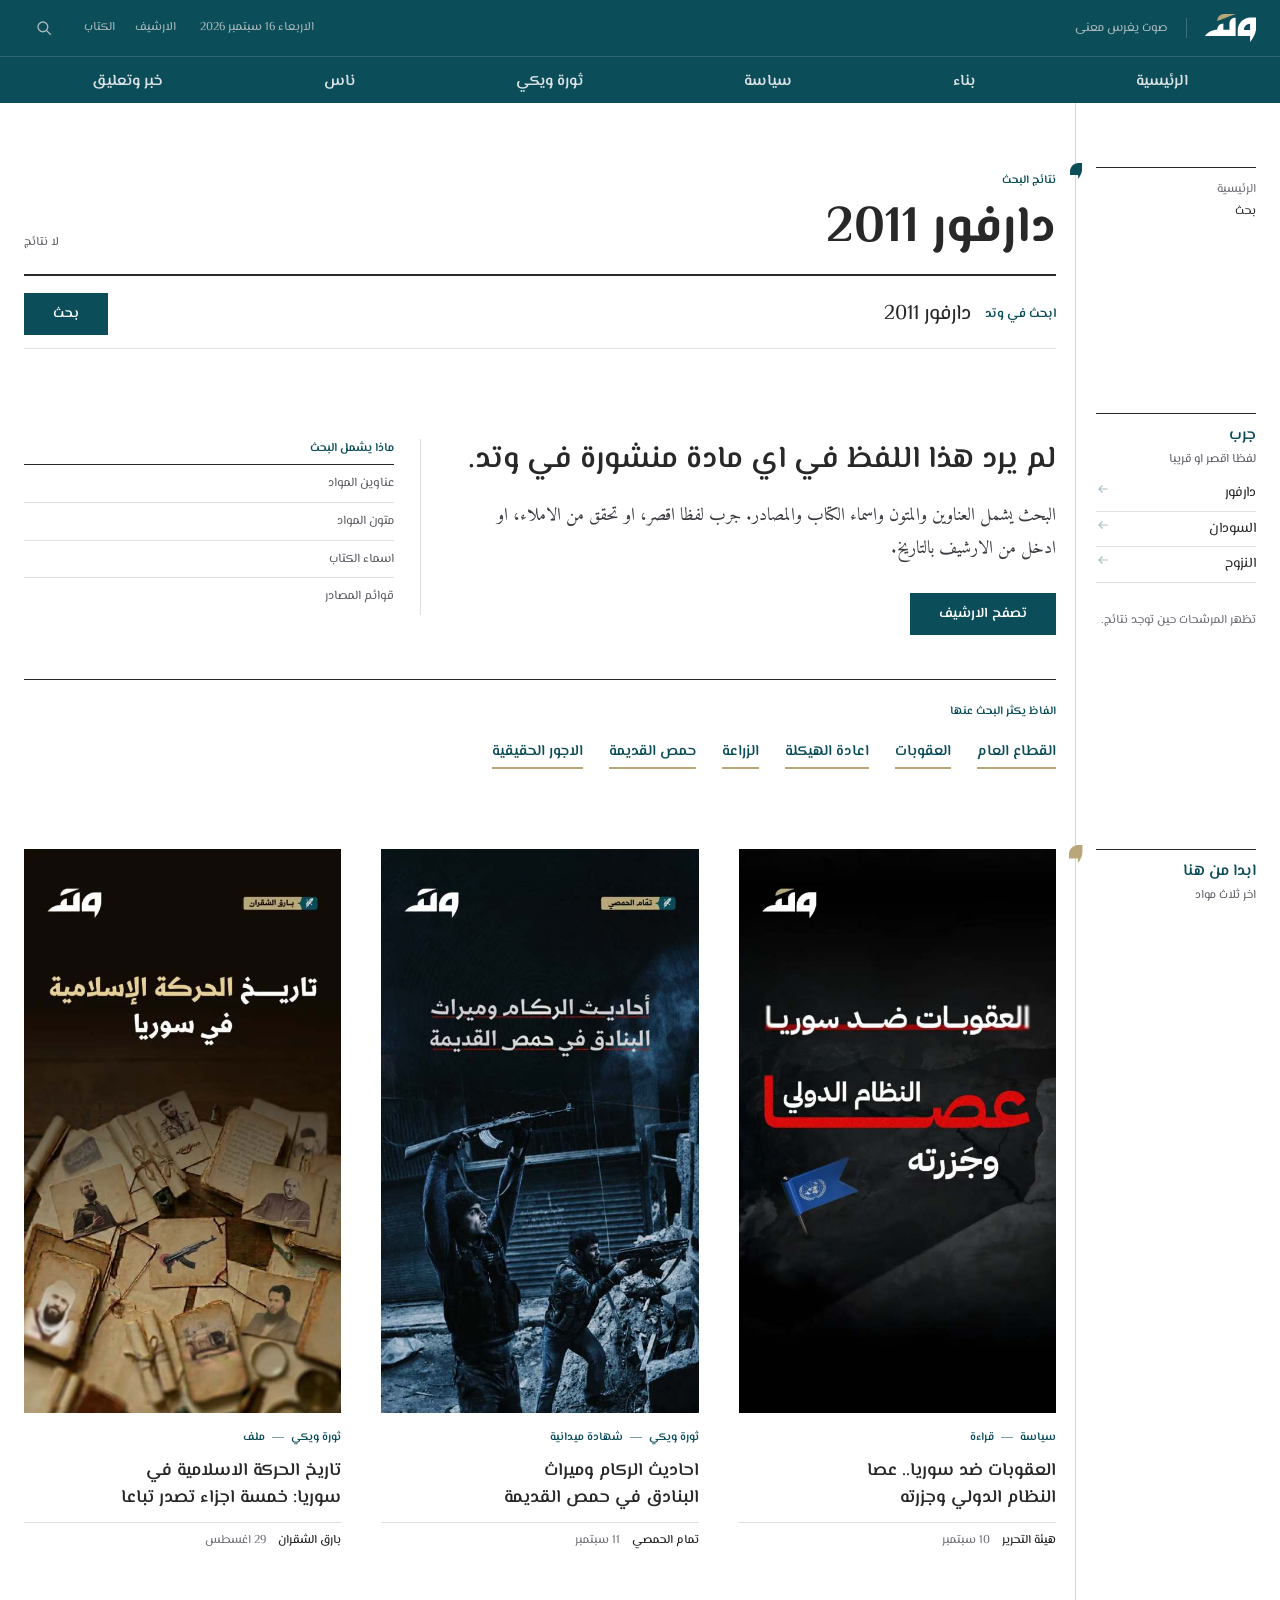
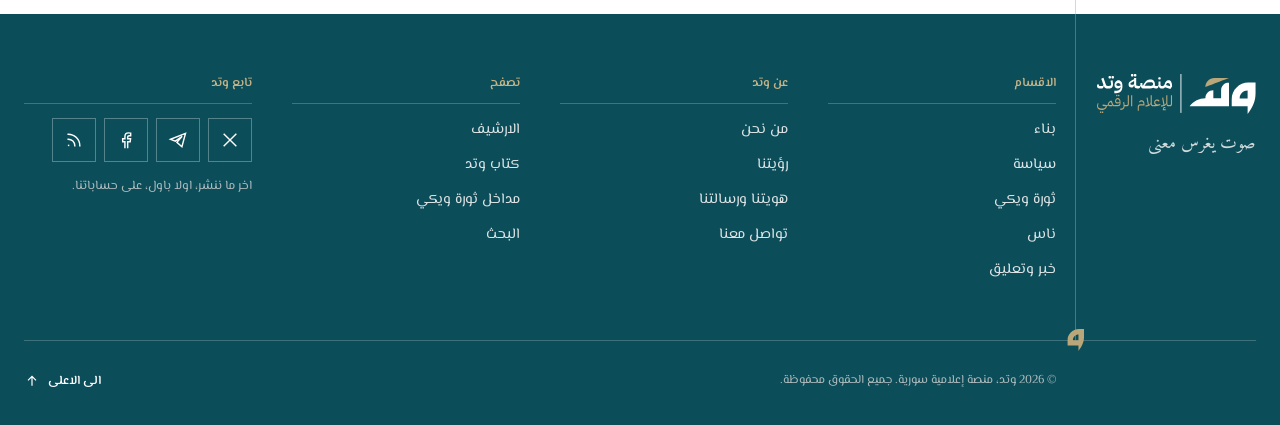
<file: search-empty.html>
<!doctype html>
<html lang="ar" dir="rtl">
<head>
<meta charset="utf-8">
<meta name="viewport" content="width=device-width, initial-scale=1">
<title>لا نتائج | بحث وتد</title>
<meta name="description" content="لا نتائج للبحث في وتد.">
<meta name="theme-color" content="#0C4D5A">
<link rel="icon" href="assets/img/brand/logo-mark.svg" type="image/svg+xml">
<link rel="preconnect" href="https://fonts.googleapis.com">
<link rel="preconnect" href="https://fonts.gstatic.com" crossorigin>
<link rel="stylesheet" href="https://fonts.googleapis.com/css2?family=El+Messiri:wght@400;500;600;700&family=Amiri:wght@400;700&display=swap">
<link rel="stylesheet" href="assets/css/watad.css?v=18">
</head>
<body>
<a class="skip" href="#main">تخط الى المحتوى</a>
<!-- @partial: header -->
<header class="site-header" data-header>
 <div class="container site-header__bar">
  <a class="site-header__logo" href="index.html" aria-label="وتد، الصفحة الرئيسية"><svg viewBox="0 0 90.11 49.2" xmlns="http://www.w3.org/2000/svg" width="51.3" height="28" aria-hidden="true"><g><g><path fill="#FFFFFF" d="M80.31,6.21c-12.6,0-22.82,10.22-22.82,22.82v9.55h21.75s0,10.62,0,10.62c7.06-9.56,10.88-16.77,10.88-28.66V6.21h-9.8ZM79.23,27.96h-10.88c0-6.01,4.87-10.88,10.88-10.88v10.88Z"/><path fill="#FFFFFF" d="M53.81,6.15v32.43H0l.12-.16c5.01-6.74,12.92-10.72,21.32-10.72h0c0-6.01,4.87-10.88,10.88-10.88v10.88h10.62v-10.68c0-6.01,4.87-10.88,10.88-10.88Z"/></g><path fill="#B9A779" d="M21.38,12.3h0c0-6.79,5.51-12.3,12.3-12.3h20.13S21.38,12.3,21.38,12.3Z"/></g></svg></a>
  <span class="site-header__tag hide-tablet">صوت يغرس معنى</span>
  <div class="site-header__tools">
   <time class="site-header__date hide-tablet" datetime="2026-09-16">الاربعاء 16 سبتمبر 2026</time>
   <a href="archive.html" class="hide-tablet">الارشيف</a>
   <a href="writers.html" class="hide-tablet">الكتاب</a>
   <button class="icon-btn" type="button" data-search-open aria-label="بحث"><svg viewBox="0 0 24 24" fill="none" stroke="currentColor" stroke-width="1.8" aria-hidden="true"><circle cx="10.5" cy="10.5" r="6.5"/><path d="M15.5 15.5L21 21"/></svg></button>
   <button class="icon-btn burger" type="button" data-drawer-open aria-label="القائمة"><svg viewBox="0 0 24 24" fill="none" stroke="currentColor" stroke-width="1.8" aria-hidden="true"><path d="M3 7h18M3 12h18M3 17h18"/></svg></button>
  </div>
 </div>
 <div class="site-header__sub"><div class="container site-header__subin">
  <a class="site-header__mark" href="index.html" aria-label="وتد، الصفحة الرئيسية"><svg viewBox="0 0 90.11 49.2" xmlns="http://www.w3.org/2000/svg" width="40.3" height="22" aria-hidden="true"><g><g><path fill="#FFFFFF" d="M80.31,6.21c-12.6,0-22.82,10.22-22.82,22.82v9.55h21.75s0,10.62,0,10.62c7.06-9.56,10.88-16.77,10.88-28.66V6.21h-9.8ZM79.23,27.96h-10.88c0-6.01,4.87-10.88,10.88-10.88v10.88Z"/><path fill="#FFFFFF" d="M53.81,6.15v32.43H0l.12-.16c5.01-6.74,12.92-10.72,21.32-10.72h0c0-6.01,4.87-10.88,10.88-10.88v10.88h10.62v-10.68c0-6.01,4.87-10.88,10.88-10.88Z"/></g><path fill="#B9A779" d="M21.38,12.3h0c0-6.79,5.51-12.3,12.3-12.3h20.13S21.38,12.3,21.38,12.3Z"/></g></svg></a>
  <nav class="site-header__secs" aria-label="الاقسام"><a href="index.html">الرئيسية</a><a href="category.html">بناء</a><a href="category.html">سياسة</a><a href="category.html">ثورة ويكي</a><a href="category.html">ناس</a><a href="news.html">خبر وتعليق</a></nav>
  <div class="site-header__acts"><button class="icon-btn" type="button" data-search-open aria-label="بحث"><svg viewBox="0 0 24 24" fill="none" stroke="currentColor" stroke-width="1.8" aria-hidden="true"><circle cx="10.5" cy="10.5" r="6.5"/><path d="M15.5 15.5L21 21"/></svg></button><button class="icon-btn burger" type="button" data-drawer-open aria-label="القائمة"><svg viewBox="0 0 24 24" fill="none" stroke="currentColor" stroke-width="1.8" aria-hidden="true"><path d="M3 7h18M3 12h18M3 17h18"/></svg></button></div>
 </div></div>
</header>
<div class="drawer" data-drawer role="dialog" aria-modal="true" aria-label="القائمة">
 <div class="drawer__top"><svg viewBox="0 0 90.11 49.2" xmlns="http://www.w3.org/2000/svg" width="51.3" height="28" aria-hidden="true"><g><g><path fill="#FFFFFF" d="M80.31,6.21c-12.6,0-22.82,10.22-22.82,22.82v9.55h21.75s0,10.62,0,10.62c7.06-9.56,10.88-16.77,10.88-28.66V6.21h-9.8ZM79.23,27.96h-10.88c0-6.01,4.87-10.88,10.88-10.88v10.88Z"/><path fill="#FFFFFF" d="M53.81,6.15v32.43H0l.12-.16c5.01-6.74,12.92-10.72,21.32-10.72h0c0-6.01,4.87-10.88,10.88-10.88v10.88h10.62v-10.68c0-6.01,4.87-10.88,10.88-10.88Z"/></g><path fill="#B9A779" d="M21.38,12.3h0c0-6.79,5.51-12.3,12.3-12.3h20.13S21.38,12.3,21.38,12.3Z"/></g></svg><button class="icon-btn" type="button" data-drawer-close aria-label="اغلاق" style="color:#fff"><svg viewBox="0 0 24 24" fill="none" stroke="currentColor" stroke-width="1.8" aria-hidden="true"><path d="M5 5l14 14M19 5L5 19"/></svg></button></div>
 <nav style="margin-top:26px" aria-label="القائمة الرئيسية"><a href="index.html">الرئيسية<span></span></a><a href="category.html">بناء<span>96 مادة</span></a><a href="category.html">سياسة<span>164 مادة</span></a><a href="category.html">ثورة ويكي<span>83 مادة</span></a><a href="category.html">ناس<span>41 مادة</span></a><a href="news.html">خبر وتعليق<span>28 مادة</span></a><a href="archive.html">الارشيف<span>412 مادة</span></a><a href="writers.html">كتاب وتد<span>45 كاتبا</span></a></nav>
 <div class="drawer__more"><a href="about.html">من نحن</a><a href="#">تواصل معنا</a></div>
</div>
<div class="search-overlay" data-search-overlay role="dialog" aria-modal="true" aria-label="البحث">
 <button class="icon-btn search-overlay__close" type="button" data-search-close aria-label="اغلاق"><svg viewBox="0 0 24 24" fill="none" stroke="currentColor" stroke-width="1.8" aria-hidden="true"><path d="M5 5l14 14M19 5L5 19"/></svg></button>
 <form action="search.html" method="get" role="search">
  <label class="sr-only" for="q-overlay">ابحث في وتد</label>
  <input id="q-overlay" name="q" type="search" placeholder="ابحث في وتد" autocomplete="off">
  <button class="btn" type="submit">بحث</button>
 </form>
</div>
<!-- @endpartial -->
<main id="main" class="page">
<div class="axis-layer" aria-hidden="true"><div class="container"><i class="axis"></i></div></div>
<section class="section "><div class="container"><div class="l pt-l">
 <div class="rail"><span class="wedge"><svg viewBox="0 0 52.46 69.13" xmlns="http://www.w3.org/2000/svg" width="12.1" height="16" aria-hidden="true"><path fill="#0C4D5A" d="M36.7,0C16.43,0,0,16.43,0,36.7v15.35h34.97s0,17.08,0,17.08c11.35-15.37,17.49-26.96,17.49-46.08V0h-15.76Z"/></svg></span><nav class="crumbs rail-label" aria-label="مسار التنقل"><a href="index.html">الرئيسية</a><br><span aria-current="page">بحث</span></nav></div>
 <div class="body">
  <div class="s-head__row"><div><span class="kicker">نتائج البحث</span><h1 class="t-xxl" style="margin-top:6px" data-query>دارفور 2011</h1></div>
   <p class="meta" style="padding-bottom:8px">لا نتائج</p></div>
  <form class="search-form mt-s" action="search.html" method="get" role="search">
   <label for="q">ابحث في وتد</label><input id="q" name="q" type="search" value="دارفور 2011" data-query>
   <button class="btn" type="submit">بحث</button></form>
  
 </div></div></div></section>
<section class="section "><div class="container"><div class="l pt-l">
 <aside class="rail try" aria-label="اقتراحات">
 <div class="rail-label"><b>جرب</b>لفظا اقصر او قريبا</div>
 <div class="terms" style="margin-top:6px"><a href="search.html?q=دارفور">دارفور</a><a href="search.html?q=السودان">السودان</a><a href="search.html?q=النزوح">النزوح</a></div>
 <p class="cap mt-m">تظهر المرشحات حين توجد نتائج.</p></aside>
 <div class="body">
  <div class="split rule-2 s-empty" style="padding-top:26px">
   <div><h2 class="t-l">لم يرد هذا اللفظ في اي مادة منشورة في وتد.</h2>
    <p class="dek mt-s" style="font-size:18px">البحث يشمل العناوين والمتون واسماء الكتاب والمصادر. جرب لفظا اقصر، او تحقق من الاملاء، او ادخل من الارشيف بالتاريخ.</p>
    <a class="btn mt-m" href="archive.html">تصفح الارشيف</a></div>
   <div class="note"><div class="facet__title">ماذا يشمل البحث</div><div class="fg"><span>عناوين المواد</span></div><div class="fg"><span>متون المواد</span></div><div class="fg"><span>اسماء الكتاب</span></div><div class="fg"><span>قوائم المصادر</span></div></div>
  </div>
  <div class="rule mt-l" style="padding-top:18px"><span class="kicker">الفاظ يكثر البحث عنها</span><div class="chips mt-s" style="gap:26px"><a class="link-accent" href="search.html?q=القطاع العام" style="font-size:15px">القطاع العام</a><a class="link-accent" href="search.html?q=العقوبات" style="font-size:15px">العقوبات</a><a class="link-accent" href="search.html?q=اعادة الهيكلة" style="font-size:15px">اعادة الهيكلة</a><a class="link-accent" href="search.html?q=الزراعة" style="font-size:15px">الزراعة</a><a class="link-accent" href="search.html?q=حمص القديمة" style="font-size:15px">حمص القديمة</a><a class="link-accent" href="search.html?q=الاجور الحقيقية" style="font-size:15px">الاجور الحقيقية</a></div></div>
 </div></div></div></section>
<section class="section "><div class="container"><div class="l pt-xl pb-l">
 <div class="rail"><span class="wedge"><svg viewBox="0 0 52.46 69.13" xmlns="http://www.w3.org/2000/svg" width="13.7" height="18" aria-hidden="true"><path fill="#B9A779" d="M36.7,0C16.43,0,0,16.43,0,36.7v15.35h34.97s0,17.08,0,17.08c11.35-15.37,17.49-26.96,17.49-46.08V0h-15.76Z"/></svg></span><div class="rail-label"><b>ابدا من هنا</b>اخر ثلاث مواد</div></div>
 <div class="body cols-3 posters3" style="align-items:end" data-arrive><article class="story"><img class="poster" src="assets/img/posts/p07.jpg" alt="العقوبات ضد سوريا.. عصا النظام الدولي وجزرته" width="540" height="960" loading="lazy"><div style="margin-top:11px"><span class="kicker">سياسة<span class="sep">، </span>قراءة</span></div><h3 class="story__title t-s">العقوبات ضد سوريا.. عصا النظام الدولي وجزرته</h3><div class="byline"><a href="author.html"><b>هيئة التحرير</b></a><time>10 سبتمبر</time></div><a class="stretched" href="article.html" aria-label="العقوبات ضد سوريا.. عصا النظام الدولي وجزرته"></a></article><article class="story"><img class="poster" src="assets/img/posts/p05.jpg" alt="احاديث الركام وميراث البنادق في حمص القديمة" width="540" height="960" loading="lazy"><div style="margin-top:11px"><span class="kicker">ثورة ويكي<span class="sep">، </span>شهادة ميدانية</span></div><h3 class="story__title t-s">احاديث الركام وميراث البنادق في حمص القديمة</h3><div class="byline"><a href="author.html"><b>تمام الحمصي</b></a><time>11 سبتمبر</time></div><a class="stretched" href="article.html" aria-label="احاديث الركام وميراث البنادق في حمص القديمة"></a></article><article class="story"><img class="poster" src="assets/img/posts/p06.jpg" alt="تاريخ الحركة الاسلامية في سوريا: خمسة اجزاء تصدر تباعا" width="540" height="960" loading="lazy"><div style="margin-top:11px"><span class="kicker">ثورة ويكي<span class="sep">، </span>ملف</span></div><h3 class="story__title t-s">تاريخ الحركة الاسلامية في سوريا: خمسة اجزاء تصدر تباعا</h3><div class="byline"><a href="author.html"><b>بارق الشقران</b></a><time>29 اغسطس</time></div><a class="stretched" href="article.html" aria-label="تاريخ الحركة الاسلامية في سوريا: خمسة اجزاء تصدر تباعا"></a></article></div></div></div></section>
</main>
<!-- @partial: footer -->
<footer class="site-footer">
 <div class="site-footer__part"><div class="axis-layer" aria-hidden="true"><div class="container"><i class="axis"></i></div></div>
 <div class="container"><div class="l site-footer__main">
  <div class="rail site-footer__brand"><a class="site-footer__logo" href="index.html" aria-label="منصة وتد للاعلام الرقمي"><svg viewBox="0 0 216.99 54.74" xmlns="http://www.w3.org/2000/svg" width="158.6" height="40" aria-hidden="true"><g><g><path fill="#FFFFFF" d="M3.44,19.84c-1.09,0-1.94-.29-2.54-.86s-.9-1.46-.9-2.66v-1.91h2.79v1.86h3.72c.8,0,1.36-.09,1.68-.26.32-.17.48-.48.48-.92,0-.2-.04-.45-.12-.74-.08-.29-.2-.62-.34-.98l-2.46-7,3.03-1.09,2.76,7.84c.22.64.43,1.16.64,1.56.21.4.42.72.64.96.22.24.46.4.72.49.26.09.56.14.89.14h.79v2.84l-.74.74c-.69,0-1.29-.05-1.8-.16s-.97-.29-1.37-.55-.76-.6-1.08-1.03c-.32-.43-.62-.97-.92-1.63l-.11.03c-.2,1.2-.58,2.06-1.13,2.57-.56.51-1.42.77-2.58.77h-2.05Z"/><path fill="#FFFFFF" d="M14.49,17l.74-.74h.68c1.28,0,2.15-.13,2.64-.4.48-.26.72-.74.72-1.43,0-.29-.02-.66-.07-1.11-.05-.45-.13-1.04-.26-1.79l-.44-2.46,2.68-.44.38,2.46c.09.62.16,1.23.22,1.82.05.59.08,1.1.08,1.52,0,1.86-.47,3.23-1.42,4.1-.95.87-2.46,1.31-4.54,1.31h-1.42v-2.84ZM17.16,6.12c-.44,0-.8-.13-1.08-.4-.28-.26-.42-.69-.42-1.27s.14-1.03.42-1.3c.28-.26.64-.4,1.08-.4h.46c.44,0,.8.13,1.08.4.28.26.42.7.42,1.3s-.14,1.01-.42,1.27c-.28.26-.64.4-1.08.4h-.46ZM21.24,6.12c-.44,0-.8-.13-1.08-.4-.28-.26-.42-.69-.42-1.27s.14-1.03.42-1.3c.28-.26.64-.4,1.08-.4h.46c.44,0,.8.13,1.08.4.28.26.42.7.42,1.3s-.14,1.01-.42,1.27c-.28.26-.64.4-1.08.4h-.46Z"/><path fill="#FFFFFF" d="M23.67,22.82h1.8c2.33,0,4.05-.43,5.14-1.3,1.09-.87,1.64-2.02,1.64-3.46v-.68h-.16c-.26.84-.69,1.46-1.3,1.87-.61.41-1.36.62-2.25.62-1.48,0-2.62-.42-3.44-1.26-.82-.84-1.23-2.01-1.23-3.53,0-.91.14-1.76.41-2.54s.65-1.47,1.13-2.05,1.06-1.04,1.72-1.37c.66-.33,1.39-.49,2.17-.49,1.71,0,3.05.71,4.02,2.13.97,1.42,1.45,3.4,1.45,5.93,0,1.53-.19,2.89-.57,4.09-.38,1.19-.96,2.21-1.72,3.05-.77.84-1.72,1.48-2.86,1.91-1.14.44-2.46.66-3.95.66h-2v-3.58ZM29.3,16.26c.75,0,1.35-.04,1.82-.12.46-.08.83-.22,1.11-.42-.04-1.06-.36-1.9-.96-2.54-.6-.64-1.36-.96-2.27-.96-.78,0-1.42.23-1.9.68-.48.46-.72,1.03-.72,1.72,0,.58.2,1,.6,1.26.4.26.98.38,1.75.38h.57Z"/><path fill="#FFFFFF" d="M55.56,19.84c-1.66-.02-2.86-.39-3.59-1.12-.74-.73-1.11-1.8-1.11-3.23v-.22h-.16c-.27,1.15-.69,1.95-1.24,2.42s-1.35.7-2.39.7c-1.28,0-2.25-.34-2.91-1.03-.67-.68-1-1.65-1-2.91,0-1.37.4-2.5,1.19-3.39.79-.89,1.93-1.72,3.4-2.49l2.98-1.53v-1.48h2.87v9.07c0,.6.14,1.02.42,1.26.28.24.76.36,1.43.36h.85v2.84l-.74.74ZM47.83,14.81c1.08,0,1.83-.12,2.26-.36.43-.24.64-.66.64-1.26v-3.5l-2.24,1.12c-.98.47-1.7.89-2.16,1.26-.46.37-.68.82-.68,1.37,0,.49.16.84.48,1.05.32.21.89.31,1.71.31ZM47.88,3.36c-.44,0-.8-.13-1.08-.4-.28-.26-.42-.69-.42-1.27s.14-1.03.42-1.3C47.09.13,47.45,0,47.88,0h.46c.44,0,.8.13,1.08.4.28.26.42.7.42,1.3s-.14,1.01-.42,1.27c-.28.26-.64.4-1.08.4h-.46ZM51.96,3.36c-.44,0-.8-.13-1.08-.4-.28-.26-.42-.69-.42-1.27s.14-1.03.42-1.3C51.16.13,51.52,0,51.96,0h.46c.44,0,.8.13,1.08.4.28.26.42.7.42,1.3s-.14,1.01-.42,1.27c-.28.26-.64.4-1.08.4h-.46Z"/><path fill="#FFFFFF" d="M80.32,19.84c-.66,0-1.25-.07-1.79-.22-.54-.15-1.04-.41-1.52-.79-1.11.67-2.68,1.01-4.7,1.01h-7.9c-1.4,0-2.48-.27-3.22-.82-.75-.55-1.25-1.4-1.5-2.57h-.14c-.24,1.2-.66,2.07-1.27,2.6-.61.53-1.52.79-2.72.79v-2.84l.74-.74h.85c1.49,0,2.24-.68,2.24-2.05v-1.83h2.68v1.83c0,.89.26,1.49.79,1.78l1.26-2.19c.66-1.15,1.32-2.11,2-2.9.67-.78,1.38-1.42,2.1-1.9.73-.48,1.49-.83,2.3-1.05.8-.22,1.65-.33,2.54-.33,2.04,0,3.59.56,4.63,1.67,1.05,1.11,1.57,2.66,1.57,4.65,0,.42-.02.82-.07,1.19-.05.37-.11.72-.2,1.03.22.04.44.06.66.08.22.02.45.03.68.03h.74v2.84l-.74.74ZM72.32,16.26c1.62,0,2.77-.17,3.44-.51.67-.34,1.01-.97,1.01-1.9s-.26-1.56-.79-1.99c-.53-.44-1.37-.66-2.52-.66h-.82c-.8,0-1.5.04-2.1.12-.6.08-1.15.24-1.65.46-.5.23-.96.55-1.38.96-.42.41-.84.93-1.26,1.57l-1.18,1.78.08.16h7.16Z"/><path fill="#FFFFFF" d="M80.32,17l.74-.74h.85c1.49,0,2.24-.68,2.24-2.05v-4.02h2.68v4.02c0,1.37.68,2.05,2.05,2.05h1.04v2.84l-.74.74c-1.4,0-2.48-.27-3.22-.82-.75-.55-1.25-1.4-1.5-2.57h-.14c-.24,1.2-.66,2.07-1.27,2.6-.61.53-1.52.79-2.72.79v-2.84ZM85.24,7.68c-.44,0-.8-.13-1.08-.4-.28-.26-.42-.69-.42-1.27s.14-1.03.42-1.3c.28-.26.64-.4,1.08-.4h.46c.44,0,.8.13,1.08.4.28.26.42.7.42,1.3s-.14,1.01-.42,1.27c-.28.26-.64.4-1.08.4h-.46Z"/><path fill="#FFFFFF" d="M93.09,18.28c-.42.59-.93.99-1.53,1.22-.6.23-1.39.34-2.38.34v-2.84l.74-.74c.69,0,1.19-.13,1.5-.38.31-.26.58-.69.82-1.31l.77-1.91c.22-.56.47-1.09.77-1.58s.63-.92,1.01-1.27c.38-.35.82-.63,1.31-.83.49-.2,1.06-.3,1.69-.3,1.58,0,2.8.66,3.64,1.97.84,1.31,1.26,3.13,1.26,5.44v.96l-2.3,3.42-7.3-2.17ZM94.45,14.98l5.63,1.67v-.58c0-1.21-.26-2.15-.78-2.82-.52-.67-1.22-1-2.09-1-.64,0-1.16.18-1.56.53-.4.35-.72.86-.96,1.52l-.25.69Z"/><path fill="#B9A779" d="M6.28,49.16c-1.98,0-3.52-.45-4.62-1.35-1.1-.9-1.66-2.15-1.66-3.76,0-.63.08-1.29.26-1.99s.41-1.4.71-2.1l1.27.39c-.26.53-.47,1.09-.63,1.67s-.25,1.13-.25,1.65c0,1.16.38,2.06,1.13,2.7s1.82.96,3.18.96h1.23c1.48,0,2.67-.27,3.56-.81.89-.54,1.4-1.3,1.55-2.28l-4.35-.57v-1.8l2.64.39c.46.07.97.13,1.52.17.55.05,1.01.07,1.36.07v.84l.25.27c0,.87-.16,1.65-.48,2.34-.32.69-.79,1.27-1.4,1.75-.61.48-1.36.84-2.25,1.09s-1.89.38-3.01.38ZM4.84,53.25c-.27,0-.49-.08-.65-.24s-.25-.41-.25-.77.08-.61.25-.77c.16-.16.38-.24.65-.24h.23c.27,0,.49.08.65.24.16.16.25.41.25.77s-.08.61-.25.77c-.16.16-.38.24-.65.24h-.23ZM7.48,53.25c-.27,0-.49-.08-.65-.24s-.25-.41-.25-.77.08-.61.25-.77c.16-.16.38-.24.65-.24h.22c.27,0,.49.08.65.24.16.16.25.41.25.77s-.08.61-.25.77-.38.24-.65.24h-.22Z"/><path fill="#B9A779" d="M12.76,42.9l.41-.41c.45,0,.79-.02,1.03-.06.24-.04.43-.12.58-.25-.04-.15-.07-.3-.08-.45-.01-.15-.02-.31-.02-.49,0-.74.24-1.41.73-2.01.48-.61,1.22-1.23,2.2-1.87l1-.65h1.59l1.45,3.95c.14.37.26.67.38.91.12.24.25.43.39.56.14.14.3.23.47.29s.37.08.6.08h.39v1.35l-.41.41c-.64,0-1.15-.09-1.53-.28-.38-.18-.72-.55-1.02-1.09l-.12.04v1.33h-2.43c-1.76,0-2.89-.51-3.39-1.53h-.08c-.18.52-.42.9-.74,1.15-.31.25-.78.38-1.39.38v-1.35ZM16.03,41.06c0,.49.2.85.59,1.08.39.23,1.01.35,1.86.35h2.23c-.15-.31-.31-.72-.49-1.21l-1.14-3.09-.78.47c-.61.37-1.14.75-1.59,1.14-.45.4-.67.81-.67,1.25Z"/><path fill="#B9A779" d="M23.47,42.9l.41-.41h3.86c.56,0,1.03-.05,1.41-.14.38-.09.69-.25.93-.47.24-.22.41-.5.51-.85.1-.35.15-.77.15-1.28v-.65h-.1c-.19.45-.51.8-.95,1.06-.44.26-.96.39-1.56.39-1.09,0-1.94-.28-2.53-.84s-.9-1.35-.9-2.37c0-.6.09-1.16.28-1.7.18-.53.44-.99.77-1.39s.72-.71,1.17-.94c.46-.23.96-.35,1.5-.35,1.17,0,2.09.5,2.76,1.51.67,1.01,1,2.43,1,4.25,0,1.02-.08,1.89-.23,2.6-.15.71-.4,1.28-.75,1.71-.35.43-.8.74-1.37.93-.57.19-1.26.29-2.1.29h-4.27v-1.35ZM26.92,30.52c-.27,0-.49-.08-.65-.24s-.25-.41-.25-.77.08-.61.25-.77.38-.24.65-.24h.22c.27,0,.49.08.65.24s.25.41.25.77-.08.61-.25.77-.38.24-.65.24h-.22ZM28.54,38.75c.59,0,1.05-.05,1.4-.15.35-.1.62-.26.81-.48-.03-1.04-.26-1.86-.7-2.47-.44-.61-1.02-.92-1.76-.92-.69,0-1.23.22-1.6.66-.38.44-.56,1.03-.56,1.75,0,.57.16.98.48,1.24.32.25.83.38,1.52.38h.41ZM29.56,30.52c-.27,0-.49-.08-.65-.24-.16-.16-.25-.41-.25-.77s.08-.61.25-.77c.16-.16.38-.24.65-.24h.23c.27,0,.49.08.65.24s.25.41.25.77-.08.61-.25.77-.38.24-.65.24h-.23Z"/><path fill="#B9A779" d="M31.87,47.4h.76c.75,0,1.36-.11,1.84-.33.48-.22.85-.51,1.12-.87.27-.36.46-.78.57-1.27.11-.48.16-.99.16-1.52,0-.4-.02-.81-.06-1.24s-.1-.84-.16-1.24l-.43-2.31,1.43-.29.27,1.55c.08.48.15.93.19,1.35.05.42.09.84.11,1.25h1.94v1.35l-.41.41h-1.55c-.05.67-.18,1.3-.38,1.89-.2.59-.49,1.11-.88,1.56s-.89.8-1.51,1.06c-.62.26-1.37.39-2.26.39h-.76v-1.76Z"/><path fill="#B9A779" d="M39.21,42.9l.41-.41h.59c.65,0,1.13-.15,1.42-.45.29-.3.44-.78.44-1.43v-11.49h1.51v11.49c0,1.25-.27,2.17-.81,2.76s-1.39.88-2.57.88h-1v-1.35Z"/><path fill="#B9A779" d="M46.65,29.13h1.51v15.13h-1.51v-15.13Z"/><path fill="#B9A779" d="M55.75,45.15c0-1.29.28-2.25.84-2.85.56-.61,1.44-.91,2.64-.91h4.29v-.02c0-1.17-.22-2.09-.66-2.74-.44-.65-1.07-.98-1.87-.98-.97,0-1.78.51-2.45,1.53l-1.17-1.1c.4-.61.9-1.13,1.52-1.55.62-.42,1.32-.63,2.09-.63,1.25,0,2.23.48,2.92,1.44.69.96,1.04,2.31,1.04,4.04v1.78h-5.72c-.71,0-1.23.16-1.55.49-.33.33-.49.84-.49,1.55v5.27h-1.43v-5.31Z"/><path fill="#B9A779" d="M66.07,43.17l3.45-.9-1.76-9.89,1.45-.27,1.74,9.75c.49-.16.89-.36,1.21-.58.31-.22.57-.5.76-.84.19-.33.32-.74.4-1.21s.11-1.04.11-1.71v-8.4h1.51v11.63c0,1.16.59,1.74,1.76,1.74h.7v1.35l-.41.41c-1.14,0-1.98-.26-2.51-.77-.53-.51-.8-1.32-.8-2.42v-.78h-.1c-.1.52-.22.97-.37,1.35-.15.38-.34.71-.56.98-.22.27-.49.5-.81.67s-.69.33-1.12.45l-4.17,1.12-.47-1.7Z"/><path fill="#B9A779" d="M76.98,42.9l.41-.41h2.58v-.1c-.5-.33-.92-.8-1.26-1.41-.33-.61-.5-1.28-.5-2,0-.61.1-1.17.31-1.68s.48-.94.83-1.3c.35-.36.76-.64,1.24-.84.48-.2.98-.3,1.51-.3.78,0,1.45.16,2.02.48.57.32,1.05.77,1.43,1.36l-1.02,1.19c-.35-.44-.73-.76-1.13-.96-.4-.2-.86-.31-1.38-.31-.78,0-1.37.22-1.77.64-.4.43-.6,1-.6,1.71,0,.38.08.74.25,1.06s.39.61.67.85c.29.24.63.43,1.02.56.4.14.82.2,1.29.2.61,0,1.25-.08,1.9-.25l1.64-.41.39,1.59-2.66.74c-.65.19-1.26.34-1.82.46-.56.12-1.11.21-1.67.28-.55.07-1.12.12-1.72.14-.59.03-1.24.04-1.95.04v-1.35Z"/><path fill="#B9A779" d="M87.39,43.17l3.45-.9-1.76-9.89,1.45-.27,1.74,9.75c.49-.16.89-.36,1.21-.58.31-.22.57-.5.76-.84.19-.33.32-.74.4-1.21s.11-1.04.11-1.71v-8.4h1.51v11.63c0,1.16.59,1.74,1.76,1.74h.7v1.35l-.41.41c-1.14,0-1.98-.26-2.51-.77-.53-.51-.8-1.32-.8-2.42v-.78h-.1c-.1.52-.22.97-.37,1.35-.15.38-.34.71-.56.98-.22.27-.49.5-.81.67s-.69.33-1.12.45l-4.17,1.12-.47-1.7ZM89.98,48.32h.74l.02-.08c-.11-.14-.2-.3-.27-.48-.07-.18-.1-.37-.1-.56,0-.53.18-.97.53-1.33.35-.35.8-.53,1.35-.53.31,0,.63.08.96.24.33.16.57.36.74.62l-.76.92c-.27-.31-.59-.47-.94-.47-.25,0-.45.06-.61.19s-.25.29-.25.48c0,.29.13.51.39.67.26.16.62.25,1.08.25h1.31v1.31h-4.19v-1.23Z"/><path fill="#B9A779" d="M98.3,42.9l.41-.41h.59c.65,0,1.13-.15,1.42-.45.29-.3.44-.78.44-1.43v-11.49h1.51v11.49c0,1.25-.27,2.17-.81,2.76s-1.39.88-2.57.88h-1v-1.35Z"/></g><rect fill="#FFFFFF" x="114.22" width="1.24" height="53.25"/><g><g><path fill="#FFFFFF" d="M207.19,11.75c-12.6,0-22.82,10.22-22.82,22.82v9.55h21.75s0,10.62,0,10.62c7.06-9.56,10.88-16.77,10.88-28.66v-14.33h-9.8ZM206.12,33.5h-10.88c0-6.01,4.87-10.88,10.88-10.88v10.88Z"/><path fill="#FFFFFF" d="M180.69,11.7v32.43h-53.81l.12-.16c5.01-6.74,12.92-10.72,21.32-10.72h0c0-6.01,4.87-10.88,10.88-10.88v10.88h10.62v-10.68c0-6.01,4.87-10.88,10.88-10.88Z"/></g><path fill="#B9A779" d="M148.26,17.84h0c0-6.79,5.51-12.3,12.3-12.3h20.13s-32.43,12.3-32.43,12.3Z"/></g></g></svg></a><p class="site-footer__tag">صوت يغرس معنى</p></div>
  <div class="body site-footer__cols">
   <nav class="site-footer__col" aria-labelledby="ft-secs"><h2 id="ft-secs">الاقسام</h2><ul><li><a href="category.html">بناء</a></li><li><a href="category.html">سياسة</a></li><li><a href="category.html">ثورة ويكي</a></li><li><a href="category.html">ناس</a></li><li><a href="news.html">خبر وتعليق</a></li></ul></nav>
   <nav class="site-footer__col" aria-labelledby="ft-about"><h2 id="ft-about">عن وتد</h2><ul><li><a href="about.html">من نحن</a></li><li><a href="about.html#vision">رؤيتنا</a></li><li><a href="about.html#stance">هويتنا ورسالتنا</a></li><li><a href="#">تواصل معنا</a></li></ul></nav>
   <nav class="site-footer__col" aria-labelledby="ft-browse"><h2 id="ft-browse">تصفح</h2><ul><li><a href="archive.html">الارشيف</a></li><li><a href="writers.html">كتاب وتد</a></li><li><a href="archive.html?section=%D8%AB%D9%88%D8%B1%D8%A9%20%D9%88%D9%8A%D9%83%D9%8A">مداخل ثورة ويكي</a></li><li><a href="search.html" data-search-open>البحث</a></li></ul></nav>
   <div class="site-footer__col site-footer__follow"><h2>تابع وتد</h2><div class="social social--dark"><a href="#" aria-label="اكس" title="اكس"><svg viewBox="0 0 24 24" aria-hidden="true"><path d="M5 5l14 14M19 5L5 19"/></svg></a><a href="#" aria-label="تلغرام" title="تلغرام"><svg viewBox="0 0 24 24" aria-hidden="true"><path d="M21 4L3 11.2l5.8 2.1L17 7.5l-6.3 7.3 6 5.2z"/></svg></a><a href="#" aria-label="فيسبوك" title="فيسبوك"><svg viewBox="0 0 24 24" aria-hidden="true"><path d="M14 21v-7h3l.5-3.5H14V8.5c0-1 .4-1.7 1.8-1.7h1.8V3.7A22 22 0 0 0 15 3.5c-2.6 0-4.3 1.6-4.3 4.4v2.6H8V14h2.7v7"/></svg></a><a href="#" aria-label="الخلاصة" title="الخلاصة"><svg viewBox="0 0 24 24" aria-hidden="true"><path d="M5 5a14 14 0 0 1 14 14M5 11a8 8 0 0 1 8 8"/><path d="M5.5 18.5h.01"/></svg></a></div><p>اخر ما ننشر، اولا باول، على حساباتنا.</p></div>
  </div>
 </div></div></div>
 <div class="container"><div class="l site-footer__base">
  <div class="rail"><span class="wedge site-footer__end"><svg viewBox="0 0 52.46 69.13" xmlns="http://www.w3.org/2000/svg" width="16.7" height="22" aria-hidden="true"><path fill="#B9A779" d="M36.7,0C16.43,0,0,16.43,0,36.7v15.35h34.97s0,17.08,0,17.08c11.35-15.37,17.49-26.96,17.49-46.08V0h-15.76ZM34.97,34.97h-17.49c0-9.66,7.83-17.49,17.49-17.49v17.49Z"/></svg></span></div>
  <div class="body site-footer__legal"><p>© 2026 وتد، منصة إعلامية سورية. جميع الحقوق محفوظة.</p><a class="site-footer__up" href="#top">الى الاعلى<svg viewBox="0 0 24 24" fill="none" stroke="currentColor" stroke-width="1.8" aria-hidden="true"><path d="M12 19V5M6 11l6-6 6 6"/></svg></a></div>
 </div></div>
</footer>
<!-- @endpartial -->
<script src="assets/js/watad.js?v=18" defer></script>
</body>
</html>
</file>
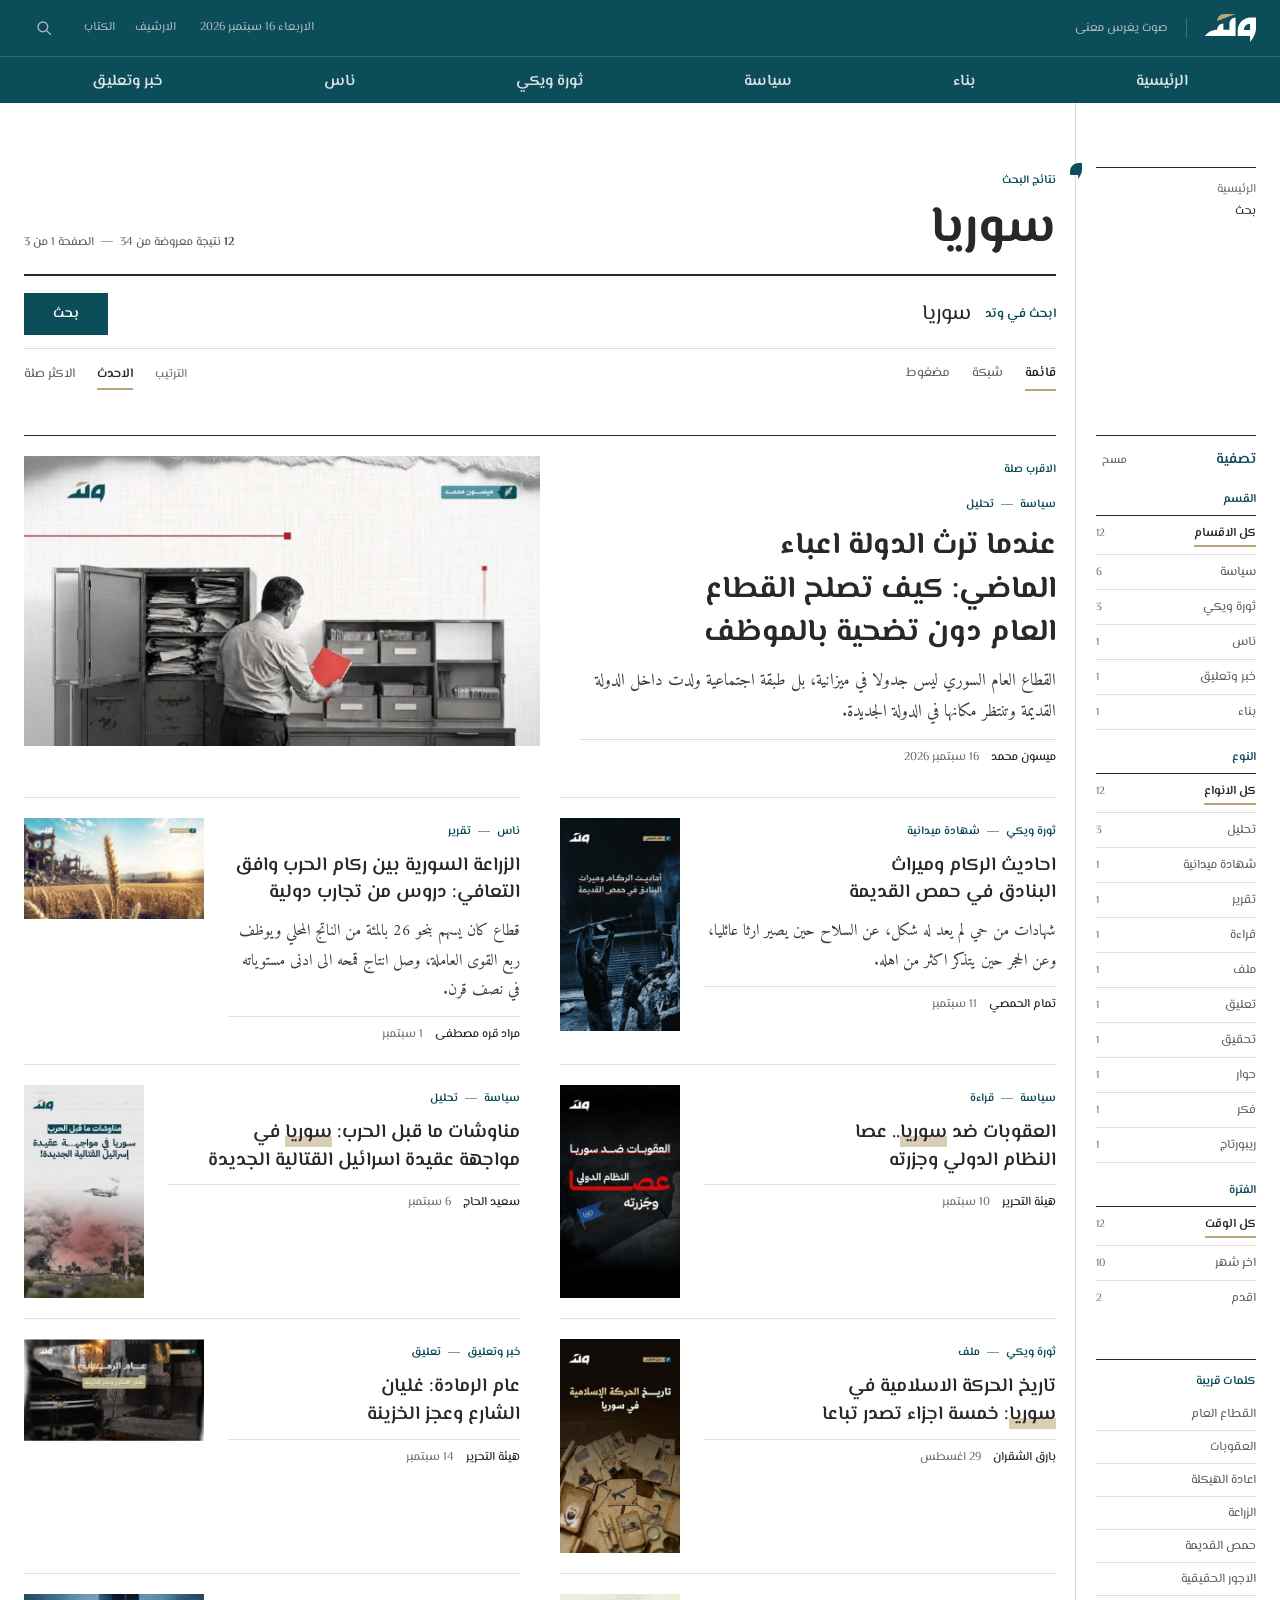
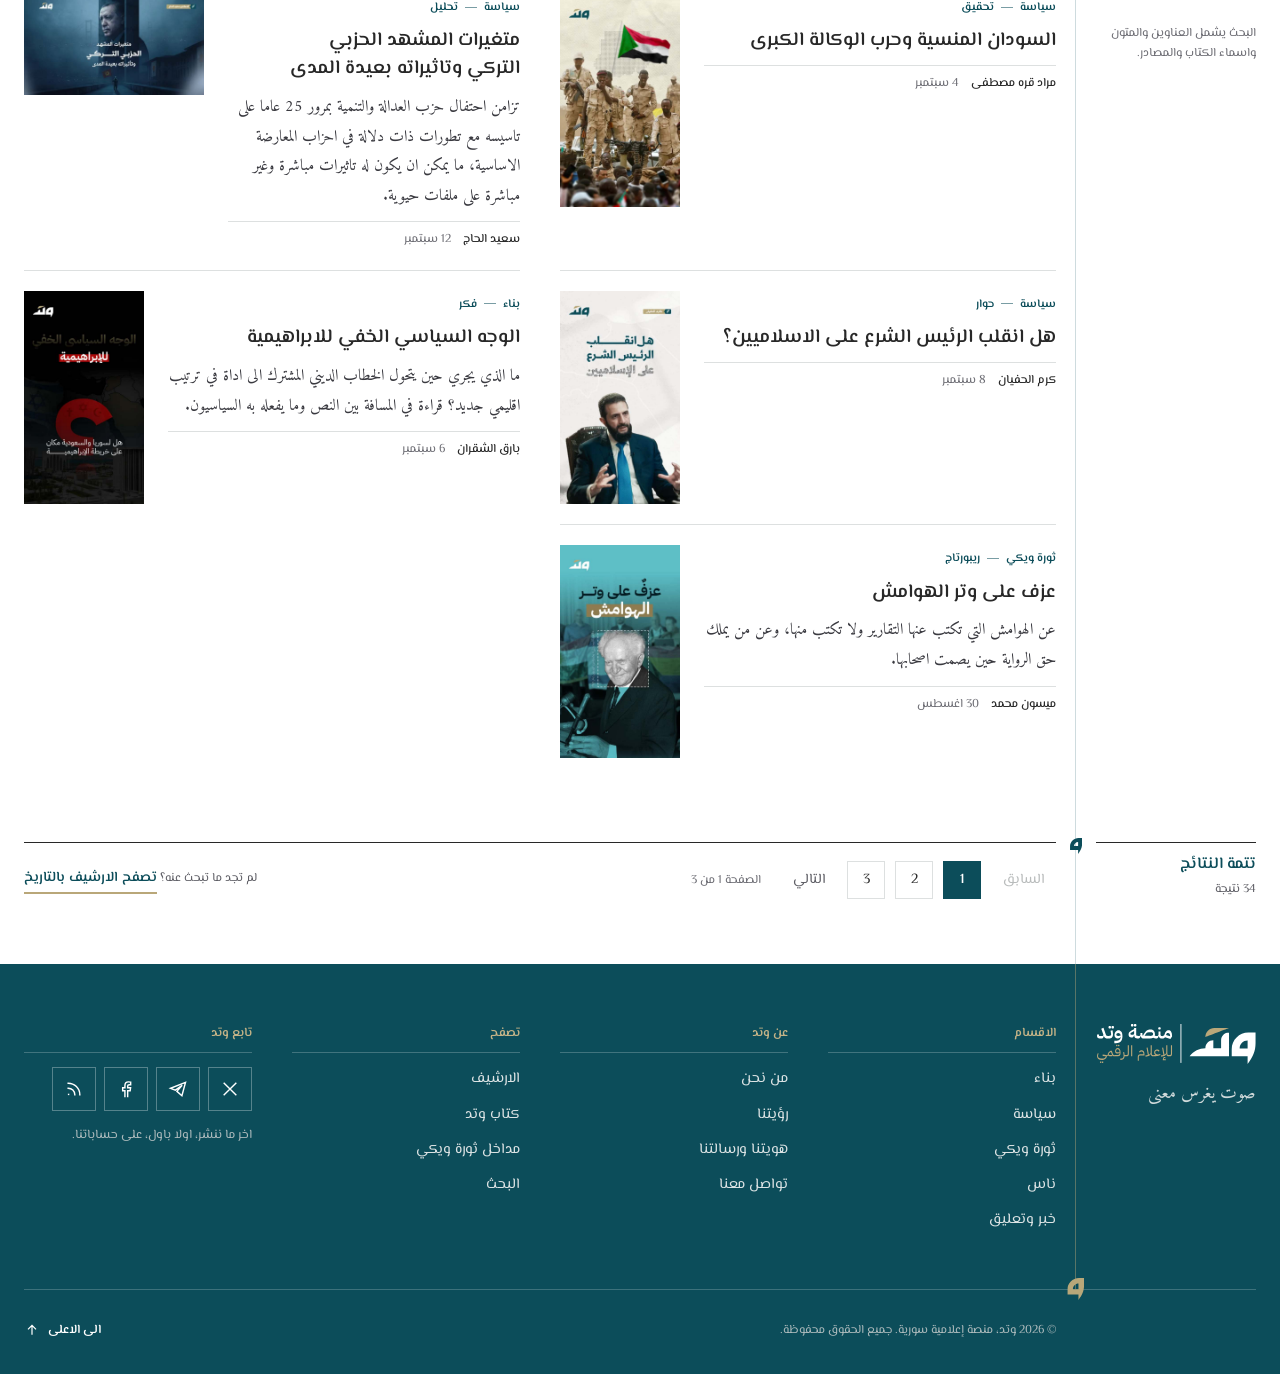
<file: search.html>
<!doctype html>
<html lang="ar" dir="rtl">
<head>
<meta charset="utf-8">
<meta name="viewport" content="width=device-width, initial-scale=1">
<title>نتائج البحث | وتد</title>
<meta name="description" content="نتائج البحث في وتد.">
<meta name="theme-color" content="#0C4D5A">
<link rel="icon" href="assets/img/brand/logo-mark.svg" type="image/svg+xml">
<link rel="preconnect" href="https://fonts.googleapis.com">
<link rel="preconnect" href="https://fonts.gstatic.com" crossorigin>
<link rel="stylesheet" href="https://fonts.googleapis.com/css2?family=El+Messiri:wght@400;500;600;700&family=Amiri:wght@400;700&display=swap">
<link rel="stylesheet" href="assets/css/watad.css?v=18">
</head>
<body>
<a class="skip" href="#main">تخط الى المحتوى</a>
<!-- @partial: header -->
<header class="site-header" data-header>
 <div class="container site-header__bar">
  <a class="site-header__logo" href="index.html" aria-label="وتد، الصفحة الرئيسية"><svg viewBox="0 0 90.11 49.2" xmlns="http://www.w3.org/2000/svg" width="51.3" height="28" aria-hidden="true"><g><g><path fill="#FFFFFF" d="M80.31,6.21c-12.6,0-22.82,10.22-22.82,22.82v9.55h21.75s0,10.62,0,10.62c7.06-9.56,10.88-16.77,10.88-28.66V6.21h-9.8ZM79.23,27.96h-10.88c0-6.01,4.87-10.88,10.88-10.88v10.88Z"/><path fill="#FFFFFF" d="M53.81,6.15v32.43H0l.12-.16c5.01-6.74,12.92-10.72,21.32-10.72h0c0-6.01,4.87-10.88,10.88-10.88v10.88h10.62v-10.68c0-6.01,4.87-10.88,10.88-10.88Z"/></g><path fill="#B9A779" d="M21.38,12.3h0c0-6.79,5.51-12.3,12.3-12.3h20.13S21.38,12.3,21.38,12.3Z"/></g></svg></a>
  <span class="site-header__tag hide-tablet">صوت يغرس معنى</span>
  <div class="site-header__tools">
   <time class="site-header__date hide-tablet" datetime="2026-09-16">الاربعاء 16 سبتمبر 2026</time>
   <a href="archive.html" class="hide-tablet">الارشيف</a>
   <a href="writers.html" class="hide-tablet">الكتاب</a>
   <button class="icon-btn" type="button" data-search-open aria-label="بحث"><svg viewBox="0 0 24 24" fill="none" stroke="currentColor" stroke-width="1.8" aria-hidden="true"><circle cx="10.5" cy="10.5" r="6.5"/><path d="M15.5 15.5L21 21"/></svg></button>
   <button class="icon-btn burger" type="button" data-drawer-open aria-label="القائمة"><svg viewBox="0 0 24 24" fill="none" stroke="currentColor" stroke-width="1.8" aria-hidden="true"><path d="M3 7h18M3 12h18M3 17h18"/></svg></button>
  </div>
 </div>
 <div class="site-header__sub"><div class="container site-header__subin">
  <a class="site-header__mark" href="index.html" aria-label="وتد، الصفحة الرئيسية"><svg viewBox="0 0 90.11 49.2" xmlns="http://www.w3.org/2000/svg" width="40.3" height="22" aria-hidden="true"><g><g><path fill="#FFFFFF" d="M80.31,6.21c-12.6,0-22.82,10.22-22.82,22.82v9.55h21.75s0,10.62,0,10.62c7.06-9.56,10.88-16.77,10.88-28.66V6.21h-9.8ZM79.23,27.96h-10.88c0-6.01,4.87-10.88,10.88-10.88v10.88Z"/><path fill="#FFFFFF" d="M53.81,6.15v32.43H0l.12-.16c5.01-6.74,12.92-10.72,21.32-10.72h0c0-6.01,4.87-10.88,10.88-10.88v10.88h10.62v-10.68c0-6.01,4.87-10.88,10.88-10.88Z"/></g><path fill="#B9A779" d="M21.38,12.3h0c0-6.79,5.51-12.3,12.3-12.3h20.13S21.38,12.3,21.38,12.3Z"/></g></svg></a>
  <nav class="site-header__secs" aria-label="الاقسام"><a href="index.html">الرئيسية</a><a href="category.html">بناء</a><a href="category.html">سياسة</a><a href="category.html">ثورة ويكي</a><a href="category.html">ناس</a><a href="news.html">خبر وتعليق</a></nav>
  <div class="site-header__acts"><button class="icon-btn" type="button" data-search-open aria-label="بحث"><svg viewBox="0 0 24 24" fill="none" stroke="currentColor" stroke-width="1.8" aria-hidden="true"><circle cx="10.5" cy="10.5" r="6.5"/><path d="M15.5 15.5L21 21"/></svg></button><button class="icon-btn burger" type="button" data-drawer-open aria-label="القائمة"><svg viewBox="0 0 24 24" fill="none" stroke="currentColor" stroke-width="1.8" aria-hidden="true"><path d="M3 7h18M3 12h18M3 17h18"/></svg></button></div>
 </div></div>
</header>
<div class="drawer" data-drawer role="dialog" aria-modal="true" aria-label="القائمة">
 <div class="drawer__top"><svg viewBox="0 0 90.11 49.2" xmlns="http://www.w3.org/2000/svg" width="51.3" height="28" aria-hidden="true"><g><g><path fill="#FFFFFF" d="M80.31,6.21c-12.6,0-22.82,10.22-22.82,22.82v9.55h21.75s0,10.62,0,10.62c7.06-9.56,10.88-16.77,10.88-28.66V6.21h-9.8ZM79.23,27.96h-10.88c0-6.01,4.87-10.88,10.88-10.88v10.88Z"/><path fill="#FFFFFF" d="M53.81,6.15v32.43H0l.12-.16c5.01-6.74,12.92-10.72,21.32-10.72h0c0-6.01,4.87-10.88,10.88-10.88v10.88h10.62v-10.68c0-6.01,4.87-10.88,10.88-10.88Z"/></g><path fill="#B9A779" d="M21.38,12.3h0c0-6.79,5.51-12.3,12.3-12.3h20.13S21.38,12.3,21.38,12.3Z"/></g></svg><button class="icon-btn" type="button" data-drawer-close aria-label="اغلاق" style="color:#fff"><svg viewBox="0 0 24 24" fill="none" stroke="currentColor" stroke-width="1.8" aria-hidden="true"><path d="M5 5l14 14M19 5L5 19"/></svg></button></div>
 <nav style="margin-top:26px" aria-label="القائمة الرئيسية"><a href="index.html">الرئيسية<span></span></a><a href="category.html">بناء<span>96 مادة</span></a><a href="category.html">سياسة<span>164 مادة</span></a><a href="category.html">ثورة ويكي<span>83 مادة</span></a><a href="category.html">ناس<span>41 مادة</span></a><a href="news.html">خبر وتعليق<span>28 مادة</span></a><a href="archive.html">الارشيف<span>412 مادة</span></a><a href="writers.html">كتاب وتد<span>45 كاتبا</span></a></nav>
 <div class="drawer__more"><a href="about.html">من نحن</a><a href="#">تواصل معنا</a></div>
</div>
<div class="search-overlay" data-search-overlay role="dialog" aria-modal="true" aria-label="البحث">
 <button class="icon-btn search-overlay__close" type="button" data-search-close aria-label="اغلاق"><svg viewBox="0 0 24 24" fill="none" stroke="currentColor" stroke-width="1.8" aria-hidden="true"><path d="M5 5l14 14M19 5L5 19"/></svg></button>
 <form action="search.html" method="get" role="search">
  <label class="sr-only" for="q-overlay">ابحث في وتد</label>
  <input id="q-overlay" name="q" type="search" placeholder="ابحث في وتد" autocomplete="off">
  <button class="btn" type="submit">بحث</button>
 </form>
</div>
<!-- @endpartial -->
<main id="main" class="page">
<div class="axis-layer" aria-hidden="true"><div class="container"><i class="axis"></i></div></div>
<section class="section "><div class="container"><div class="l pt-l">
 <div class="rail"><span class="wedge"><svg viewBox="0 0 52.46 69.13" xmlns="http://www.w3.org/2000/svg" width="12.1" height="16" aria-hidden="true"><path fill="#0C4D5A" d="M36.7,0C16.43,0,0,16.43,0,36.7v15.35h34.97s0,17.08,0,17.08c11.35-15.37,17.49-26.96,17.49-46.08V0h-15.76Z"/></svg></span><nav class="crumbs rail-label" aria-label="مسار التنقل"><a href="index.html">الرئيسية</a><br><span aria-current="page">بحث</span></nav></div>
 <div class="body">
  <div class="s-head__row"><div><span class="kicker">نتائج البحث</span><h1 class="t-xxl" style="margin-top:6px" data-query>سوريا</h1></div>
   <p class="meta" style="padding-bottom:8px"><b data-result-count>12</b> نتيجة معروضة من 34<span class="sep">، </span>الصفحة 1 من 3</p></div>
  <form class="search-form mt-s" action="search.html" method="get" role="search">
   <label for="q">ابحث في وتد</label><input id="q" name="q" type="search" value="سوريا" data-query>
   <button class="btn" type="submit">بحث</button></form>
  <div class="s-controls">
   <div class="flex gap-m end" role="group" aria-label="طريقة العرض">
    <button class="viewbtn is-active" type="button" data-view-btn="list" aria-pressed="true">قائمة</button>
    <button class="viewbtn" type="button" data-view-btn="grid" aria-pressed="false">شبكة</button>
    <button class="viewbtn" type="button" data-view-btn="compact" aria-pressed="false">مضغوط</button>
    <button class="btn btn--ghost filter-toggle" type="button" data-filter-toggle="#s-rail" aria-expanded="false" style="padding:6px 16px;font-size:13px">تصفية</button></div>
   <div class="flex gap-m baseline"><span class="cap">الترتيب</span><div class="chips" data-chips><button class="chip is-active" type="button">الاحدث</button><button class="chip" type="button">الاكثر صلة</button></div></div>
  </div>
 </div></div></div></section>
<section class="section "><div class="container"><div class="l pt-m">
 <aside class="rail s-rail" id="s-rail" aria-label="تصفية النتائج"><div class="facets" data-facets id="filters">
  <div class="facets__head"><b>تصفية</b><button class="link-quiet" type="button" data-facets-reset style="background:none;border:0;font-size:11.5px">مسح</button></div>
  <div class="facet"><div class="facet__title">القسم</div><button class="facet__opt is-active" type="button" data-facet="section" data-value="" aria-pressed="true"><span>كل الاقسام</span><span>12</span></button><button class="facet__opt" type="button" data-facet="section" data-value="سياسة" aria-pressed="false"><span>سياسة</span><span>6</span></button><button class="facet__opt" type="button" data-facet="section" data-value="ثورة ويكي" aria-pressed="false"><span>ثورة ويكي</span><span>3</span></button><button class="facet__opt" type="button" data-facet="section" data-value="ناس" aria-pressed="false"><span>ناس</span><span>1</span></button><button class="facet__opt" type="button" data-facet="section" data-value="خبر وتعليق" aria-pressed="false"><span>خبر وتعليق</span><span>1</span></button><button class="facet__opt" type="button" data-facet="section" data-value="بناء" aria-pressed="false"><span>بناء</span><span>1</span></button></div><div class="facet"><div class="facet__title">النوع</div><button class="facet__opt is-active" type="button" data-facet="type" data-value="" aria-pressed="true"><span>كل الانواع</span><span>12</span></button><button class="facet__opt" type="button" data-facet="type" data-value="تحليل" aria-pressed="false"><span>تحليل</span><span>3</span></button><button class="facet__opt" type="button" data-facet="type" data-value="شهادة ميدانية" aria-pressed="false"><span>شهادة ميدانية</span><span>1</span></button><button class="facet__opt" type="button" data-facet="type" data-value="تقرير" aria-pressed="false"><span>تقرير</span><span>1</span></button><button class="facet__opt" type="button" data-facet="type" data-value="قراءة" aria-pressed="false"><span>قراءة</span><span>1</span></button><button class="facet__opt" type="button" data-facet="type" data-value="ملف" aria-pressed="false"><span>ملف</span><span>1</span></button><button class="facet__opt" type="button" data-facet="type" data-value="تعليق" aria-pressed="false"><span>تعليق</span><span>1</span></button><button class="facet__opt" type="button" data-facet="type" data-value="تحقيق" aria-pressed="false"><span>تحقيق</span><span>1</span></button><button class="facet__opt" type="button" data-facet="type" data-value="حوار" aria-pressed="false"><span>حوار</span><span>1</span></button><button class="facet__opt" type="button" data-facet="type" data-value="فكر" aria-pressed="false"><span>فكر</span><span>1</span></button><button class="facet__opt" type="button" data-facet="type" data-value="ريبورتاج" aria-pressed="false"><span>ريبورتاج</span><span>1</span></button></div><div class="facet"><div class="facet__title">الفترة</div><button class="facet__opt is-active" type="button" data-facet="period" data-value="" aria-pressed="true"><span>كل الوقت</span><span>12</span></button><button class="facet__opt" type="button" data-facet="period" data-value="month" aria-pressed="false"><span>اخر شهر</span><span>10</span></button><button class="facet__opt" type="button" data-facet="period" data-value="older" aria-pressed="false"><span>اقدم</span><span>2</span></button></div>
 </div>
  <div class="rule mt-l" style="padding-top:12px"><div class="facet__title" style="border:0;padding:0">كلمات قريبة</div><div class="terms" style="margin-top:6px"><a href="search.html?q=القطاع العام">القطاع العام</a><a href="search.html?q=العقوبات">العقوبات</a><a href="search.html?q=اعادة الهيكلة">اعادة الهيكلة</a><a href="search.html?q=الزراعة">الزراعة</a><a href="search.html?q=حمص القديمة">حمص القديمة</a><a href="search.html?q=الاجور الحقيقية">الاجور الحقيقية</a></div></div>
  <p class="cap mt-m">البحث يشمل العناوين والمتون واسماء الكتاب والمصادر.</p></aside>
 <div class="body results" data-results data-view="list">
  <div class="res-list" data-arrive><div class="res-top" data-item="reform" data-section="سياسة" data-type="تحليل" data-period="month">
   <article class="story"><span class="kicker">الاقرب صلة</span><div style="margin-top:10px"><span class="kicker">سياسة<span class="sep">، </span>تحليل</span></div><h2 class="story__title t-l" style="font-weight:700">عندما ترث الدولة اعباء الماضي: كيف تصلح القطاع العام دون تضحية بالموظف</h2>
    <p class="dek story__dek">القطاع العام السوري ليس جدولا في ميزانية، بل طبقة اجتماعية ولدت داخل الدولة القديمة وتنتظر مكانها في الدولة الجديدة.</p><div class="byline"><a href="author.html"><b>ميسون محمد</b></a><time>16 سبتمبر 2026</time></div><a class="stretched" href="article.html" aria-label="عندما ترث الدولة اعباء الماضي: كيف تصلح القطاع العام دون تضحية بالموظف"></a></article>
   <div><img class="cover" src="assets/img/posts/c01.jpg" alt="عندما ترث الدولة اعباء الماضي: كيف تصلح القطاع العام دون تضحية بالموظف" width="760" height="428" loading="lazy"></div></div><article class="story res-row is-poster" data-item="homs" data-section="ثورة ويكي" data-type="شهادة ميدانية" data-period="month">
   <div><span class="kicker">ثورة ويكي<span class="sep">، </span>شهادة ميدانية</span><h3 class="story__title t-m">احاديث الركام وميراث البنادق في حمص القديمة</h3><p class="dek story__dek" style="font-size:16px">شهادات من حي لم يعد له شكل، عن السلاح حين يصير ارثا عائليا، وعن الحجر حين يتذكر اكثر من اهله.</p><div class="byline"><a href="author.html"><b>تمام الحمصي</b></a><time>11 سبتمبر</time></div></div>
   <div><img class="poster" src="assets/img/posts/p05.jpg" alt="احاديث الركام وميراث البنادق في حمص القديمة" width="540" height="960" loading="lazy"></div><a class="stretched" href="article.html" aria-label="احاديث الركام وميراث البنادق في حمص القديمة"></a></article><article class="story res-row" data-item="wheat" data-section="ناس" data-type="تقرير" data-period="month">
   <div><span class="kicker">ناس<span class="sep">، </span>تقرير</span><h3 class="story__title t-m">الزراعة السورية بين ركام الحرب وافق التعافي: دروس من تجارب دولية</h3><p class="dek story__dek" style="font-size:16px">قطاع كان يسهم بنحو 26 بالمئة من الناتج المحلي ويوظف ربع القوى العاملة، وصل انتاج قمحه الى ادنى مستوياته في نصف قرن.</p><div class="byline"><a href="author.html"><b>مراد قره مصطفى</b></a><time>1 سبتمبر</time></div></div>
   <div><img class="cover" src="assets/img/posts/c04.jpg" alt="الزراعة السورية بين ركام الحرب وافق التعافي: دروس من تجارب دولية" width="760" height="428" loading="lazy"></div><a class="stretched" href="article.html" aria-label="الزراعة السورية بين ركام الحرب وافق التعافي: دروس من تجارب دولية"></a></article><article class="story res-row is-poster" data-item="sanctions" data-section="سياسة" data-type="قراءة" data-period="month">
   <div><span class="kicker">سياسة<span class="sep">، </span>قراءة</span><h3 class="story__title t-m">العقوبات ضد سوريا.. عصا النظام الدولي وجزرته</h3><div class="byline"><a href="author.html"><b>هيئة التحرير</b></a><time>10 سبتمبر</time></div></div>
   <div><img class="poster" src="assets/img/posts/p07.jpg" alt="العقوبات ضد سوريا.. عصا النظام الدولي وجزرته" width="540" height="960" loading="lazy"></div><a class="stretched" href="article.html" aria-label="العقوبات ضد سوريا.. عصا النظام الدولي وجزرته"></a></article><article class="story res-row is-poster" data-item="skirmish" data-section="سياسة" data-type="تحليل" data-period="month">
   <div><span class="kicker">سياسة<span class="sep">، </span>تحليل</span><h3 class="story__title t-m">مناوشات ما قبل الحرب: سوريا في مواجهة عقيدة اسرائيل القتالية الجديدة</h3><div class="byline"><a href="author.html"><b>سعيد الحاج</b></a><time>6 سبتمبر</time></div></div>
   <div><img class="poster" src="assets/img/posts/p08.jpg" alt="مناوشات ما قبل الحرب: سوريا في مواجهة عقيدة اسرائيل القتالية الجديدة" width="540" height="960" loading="lazy"></div><a class="stretched" href="article.html" aria-label="مناوشات ما قبل الحرب: سوريا في مواجهة عقيدة اسرائيل القتالية الجديدة"></a></article><article class="story res-row is-poster" data-item="islamist" data-section="ثورة ويكي" data-type="ملف" data-period="older">
   <div><span class="kicker">ثورة ويكي<span class="sep">، </span>ملف</span><h3 class="story__title t-m">تاريخ الحركة الاسلامية في سوريا: خمسة اجزاء تصدر تباعا</h3><div class="byline"><a href="author.html"><b>بارق الشقران</b></a><time>29 اغسطس</time></div></div>
   <div><img class="poster" src="assets/img/posts/p06.jpg" alt="تاريخ الحركة الاسلامية في سوريا: خمسة اجزاء تصدر تباعا" width="540" height="960" loading="lazy"></div><a class="stretched" href="article.html" aria-label="تاريخ الحركة الاسلامية في سوريا: خمسة اجزاء تصدر تباعا"></a></article><article class="story res-row" data-item="ramada" data-section="خبر وتعليق" data-type="تعليق" data-period="month">
   <div><span class="kicker">خبر وتعليق<span class="sep">، </span>تعليق</span><h3 class="story__title t-m">عام الرمادة: غليان الشارع وعجز الخزينة</h3><div class="byline"><a href="author.html"><b>هيئة التحرير</b></a><time>14 سبتمبر</time></div></div>
   <div><img class="cover" src="assets/img/posts/c02.jpg" alt="عام الرمادة: غليان الشارع وعجز الخزينة" width="760" height="428" loading="lazy"></div><a class="stretched" href="article.html" aria-label="عام الرمادة: غليان الشارع وعجز الخزينة"></a></article><article class="story res-row is-poster" data-item="sudan" data-section="سياسة" data-type="تحقيق" data-period="month">
   <div><span class="kicker">سياسة<span class="sep">، </span>تحقيق</span><h3 class="story__title t-m">السودان المنسية وحرب الوكالة الكبرى</h3><div class="byline"><a href="author.html"><b>مراد قره مصطفى</b></a><time>4 سبتمبر</time></div></div>
   <div><img class="poster" src="assets/img/posts/p01.jpg" alt="السودان المنسية وحرب الوكالة الكبرى" width="540" height="960" loading="lazy"></div><a class="stretched" href="article.html" aria-label="السودان المنسية وحرب الوكالة الكبرى"></a></article><article class="story res-row" data-item="turkey" data-section="سياسة" data-type="تحليل" data-period="month">
   <div><span class="kicker">سياسة<span class="sep">، </span>تحليل</span><h3 class="story__title t-m">متغيرات المشهد الحزبي التركي وتاثيراته بعيدة المدى</h3><p class="dek story__dek" style="font-size:16px">تزامن احتفال حزب العدالة والتنمية بمرور 25 عاما على تاسيسه مع تطورات ذات دلالة في احزاب المعارضة الاساسية، ما يمكن ان يكون له تاثيرات مباشرة وغير مباشرة على ملفات حيوية.</p><div class="byline"><a href="author.html"><b>سعيد الحاج</b></a><time>12 سبتمبر</time></div></div>
   <div><img class="cover" src="assets/img/posts/c03.jpg" alt="متغيرات المشهد الحزبي التركي وتاثيراته بعيدة المدى" width="760" height="428" loading="lazy"></div><a class="stretched" href="article.html" aria-label="متغيرات المشهد الحزبي التركي وتاثيراته بعيدة المدى"></a></article><article class="story res-row is-poster" data-item="sharaa" data-section="سياسة" data-type="حوار" data-period="month">
   <div><span class="kicker">سياسة<span class="sep">، </span>حوار</span><h3 class="story__title t-m">هل انقلب الرئيس الشرع على الاسلاميين؟</h3><div class="byline"><a href="author.html"><b>كرم الحفيان</b></a><time>8 سبتمبر</time></div></div>
   <div><img class="poster" src="assets/img/posts/p04.jpg" alt="هل انقلب الرئيس الشرع على الاسلاميين؟" width="540" height="960" loading="lazy"></div><a class="stretched" href="article.html" aria-label="هل انقلب الرئيس الشرع على الاسلاميين؟"></a></article><article class="story res-row is-poster" data-item="abraham" data-section="بناء" data-type="فكر" data-period="month">
   <div><span class="kicker">بناء<span class="sep">، </span>فكر</span><h3 class="story__title t-m">الوجه السياسي الخفي للابراهيمية</h3><p class="dek story__dek" style="font-size:16px">ما الذي يجري حين يتحول الخطاب الديني المشترك الى اداة في ترتيب اقليمي جديد؟ قراءة في المسافة بين النص وما يفعله به السياسيون.</p><div class="byline"><a href="author.html"><b>بارق الشقران</b></a><time>6 سبتمبر</time></div></div>
   <div><img class="poster" src="assets/img/posts/p09.jpg" alt="الوجه السياسي الخفي للابراهيمية" width="540" height="960" loading="lazy"></div><a class="stretched" href="article.html" aria-label="الوجه السياسي الخفي للابراهيمية"></a></article><article class="story res-row is-poster" data-item="margins" data-section="ثورة ويكي" data-type="ريبورتاج" data-period="older">
   <div><span class="kicker">ثورة ويكي<span class="sep">، </span>ريبورتاج</span><h3 class="story__title t-m">عزف على وتر الهوامش</h3><p class="dek story__dek" style="font-size:16px">عن الهوامش التي تكتب عنها التقارير ولا تكتب منها، وعن من يملك حق الرواية حين يصمت اصحابها.</p><div class="byline"><a href="author.html"><b>ميسون محمد</b></a><time>30 اغسطس</time></div></div>
   <div><img class="poster" src="assets/img/posts/p11.jpg" alt="عزف على وتر الهوامش" width="540" height="960" loading="lazy"></div><a class="stretched" href="article.html" aria-label="عزف على وتر الهوامش"></a></article></div>
  <div class="res-grid" data-arrive><article class="story" data-item="reform" data-section="سياسة" data-type="تحليل" data-period="month"><img class="cover" src="assets/img/posts/c01.jpg" alt="عندما ترث الدولة اعباء الماضي: كيف تصلح القطاع العام دون تضحية بالموظف" width="760" height="428" loading="lazy"><div style="margin-top:12px"><span class="kicker">سياسة<span class="sep">، </span>تحليل</span></div>
   <h3 class="story__title t-s">عندما ترث الدولة اعباء الماضي: كيف تصلح القطاع العام دون تضحية بالموظف</h3><div class="byline"><a href="author.html"><b>ميسون محمد</b></a><time>16 سبتمبر 2026</time></div><a class="stretched" href="article.html" aria-label="عندما ترث الدولة اعباء الماضي: كيف تصلح القطاع العام دون تضحية بالموظف"></a></article><article class="story" data-item="homs" data-section="ثورة ويكي" data-type="شهادة ميدانية" data-period="month"><img class="poster" src="assets/img/posts/p05.jpg" alt="احاديث الركام وميراث البنادق في حمص القديمة" width="540" height="960" loading="lazy"><div style="margin-top:12px"><span class="kicker">ثورة ويكي<span class="sep">، </span>شهادة ميدانية</span></div>
   <h3 class="story__title t-s">احاديث الركام وميراث البنادق في حمص القديمة</h3><div class="byline"><a href="author.html"><b>تمام الحمصي</b></a><time>11 سبتمبر</time></div><a class="stretched" href="article.html" aria-label="احاديث الركام وميراث البنادق في حمص القديمة"></a></article><article class="story" data-item="wheat" data-section="ناس" data-type="تقرير" data-period="month"><img class="cover" src="assets/img/posts/c04.jpg" alt="الزراعة السورية بين ركام الحرب وافق التعافي: دروس من تجارب دولية" width="760" height="428" loading="lazy"><div style="margin-top:12px"><span class="kicker">ناس<span class="sep">، </span>تقرير</span></div>
   <h3 class="story__title t-s">الزراعة السورية بين ركام الحرب وافق التعافي: دروس من تجارب دولية</h3><div class="byline"><a href="author.html"><b>مراد قره مصطفى</b></a><time>1 سبتمبر</time></div><a class="stretched" href="article.html" aria-label="الزراعة السورية بين ركام الحرب وافق التعافي: دروس من تجارب دولية"></a></article><article class="story" data-item="sanctions" data-section="سياسة" data-type="قراءة" data-period="month"><img class="poster" src="assets/img/posts/p07.jpg" alt="العقوبات ضد سوريا.. عصا النظام الدولي وجزرته" width="540" height="960" loading="lazy"><div style="margin-top:12px"><span class="kicker">سياسة<span class="sep">، </span>قراءة</span></div>
   <h3 class="story__title t-s">العقوبات ضد سوريا.. عصا النظام الدولي وجزرته</h3><div class="byline"><a href="author.html"><b>هيئة التحرير</b></a><time>10 سبتمبر</time></div><a class="stretched" href="article.html" aria-label="العقوبات ضد سوريا.. عصا النظام الدولي وجزرته"></a></article><article class="story" data-item="skirmish" data-section="سياسة" data-type="تحليل" data-period="month"><img class="poster" src="assets/img/posts/p08.jpg" alt="مناوشات ما قبل الحرب: سوريا في مواجهة عقيدة اسرائيل القتالية الجديدة" width="540" height="960" loading="lazy"><div style="margin-top:12px"><span class="kicker">سياسة<span class="sep">، </span>تحليل</span></div>
   <h3 class="story__title t-s">مناوشات ما قبل الحرب: سوريا في مواجهة عقيدة اسرائيل القتالية الجديدة</h3><div class="byline"><a href="author.html"><b>سعيد الحاج</b></a><time>6 سبتمبر</time></div><a class="stretched" href="article.html" aria-label="مناوشات ما قبل الحرب: سوريا في مواجهة عقيدة اسرائيل القتالية الجديدة"></a></article><article class="story" data-item="islamist" data-section="ثورة ويكي" data-type="ملف" data-period="older"><img class="poster" src="assets/img/posts/p06.jpg" alt="تاريخ الحركة الاسلامية في سوريا: خمسة اجزاء تصدر تباعا" width="540" height="960" loading="lazy"><div style="margin-top:12px"><span class="kicker">ثورة ويكي<span class="sep">، </span>ملف</span></div>
   <h3 class="story__title t-s">تاريخ الحركة الاسلامية في سوريا: خمسة اجزاء تصدر تباعا</h3><div class="byline"><a href="author.html"><b>بارق الشقران</b></a><time>29 اغسطس</time></div><a class="stretched" href="article.html" aria-label="تاريخ الحركة الاسلامية في سوريا: خمسة اجزاء تصدر تباعا"></a></article><article class="story" data-item="ramada" data-section="خبر وتعليق" data-type="تعليق" data-period="month"><img class="cover" src="assets/img/posts/c02.jpg" alt="عام الرمادة: غليان الشارع وعجز الخزينة" width="760" height="428" loading="lazy"><div style="margin-top:12px"><span class="kicker">خبر وتعليق<span class="sep">، </span>تعليق</span></div>
   <h3 class="story__title t-s">عام الرمادة: غليان الشارع وعجز الخزينة</h3><div class="byline"><a href="author.html"><b>هيئة التحرير</b></a><time>14 سبتمبر</time></div><a class="stretched" href="article.html" aria-label="عام الرمادة: غليان الشارع وعجز الخزينة"></a></article><article class="story" data-item="sudan" data-section="سياسة" data-type="تحقيق" data-period="month"><img class="poster" src="assets/img/posts/p01.jpg" alt="السودان المنسية وحرب الوكالة الكبرى" width="540" height="960" loading="lazy"><div style="margin-top:12px"><span class="kicker">سياسة<span class="sep">، </span>تحقيق</span></div>
   <h3 class="story__title t-s">السودان المنسية وحرب الوكالة الكبرى</h3><div class="byline"><a href="author.html"><b>مراد قره مصطفى</b></a><time>4 سبتمبر</time></div><a class="stretched" href="article.html" aria-label="السودان المنسية وحرب الوكالة الكبرى"></a></article><article class="story" data-item="turkey" data-section="سياسة" data-type="تحليل" data-period="month"><img class="cover" src="assets/img/posts/c03.jpg" alt="متغيرات المشهد الحزبي التركي وتاثيراته بعيدة المدى" width="760" height="428" loading="lazy"><div style="margin-top:12px"><span class="kicker">سياسة<span class="sep">، </span>تحليل</span></div>
   <h3 class="story__title t-s">متغيرات المشهد الحزبي التركي وتاثيراته بعيدة المدى</h3><div class="byline"><a href="author.html"><b>سعيد الحاج</b></a><time>12 سبتمبر</time></div><a class="stretched" href="article.html" aria-label="متغيرات المشهد الحزبي التركي وتاثيراته بعيدة المدى"></a></article><article class="story" data-item="sharaa" data-section="سياسة" data-type="حوار" data-period="month"><img class="poster" src="assets/img/posts/p04.jpg" alt="هل انقلب الرئيس الشرع على الاسلاميين؟" width="540" height="960" loading="lazy"><div style="margin-top:12px"><span class="kicker">سياسة<span class="sep">، </span>حوار</span></div>
   <h3 class="story__title t-s">هل انقلب الرئيس الشرع على الاسلاميين؟</h3><div class="byline"><a href="author.html"><b>كرم الحفيان</b></a><time>8 سبتمبر</time></div><a class="stretched" href="article.html" aria-label="هل انقلب الرئيس الشرع على الاسلاميين؟"></a></article><article class="story" data-item="abraham" data-section="بناء" data-type="فكر" data-period="month"><img class="poster" src="assets/img/posts/p09.jpg" alt="الوجه السياسي الخفي للابراهيمية" width="540" height="960" loading="lazy"><div style="margin-top:12px"><span class="kicker">بناء<span class="sep">، </span>فكر</span></div>
   <h3 class="story__title t-s">الوجه السياسي الخفي للابراهيمية</h3><div class="byline"><a href="author.html"><b>بارق الشقران</b></a><time>6 سبتمبر</time></div><a class="stretched" href="article.html" aria-label="الوجه السياسي الخفي للابراهيمية"></a></article><article class="story" data-item="margins" data-section="ثورة ويكي" data-type="ريبورتاج" data-period="older"><img class="poster" src="assets/img/posts/p11.jpg" alt="عزف على وتر الهوامش" width="540" height="960" loading="lazy"><div style="margin-top:12px"><span class="kicker">ثورة ويكي<span class="sep">، </span>ريبورتاج</span></div>
   <h3 class="story__title t-s">عزف على وتر الهوامش</h3><div class="byline"><a href="author.html"><b>ميسون محمد</b></a><time>30 اغسطس</time></div><a class="stretched" href="article.html" aria-label="عزف على وتر الهوامش"></a></article></div>
  <div class="res-compact"><div class="rows" data-arrive><article class="story line" data-item="reform" data-section="سياسة" data-type="تحليل" data-period="month"><span class="kicker">سياسة<span class="sep">، </span>تحليل</span><b class="story__title" style="margin:0">عندما ترث الدولة اعباء الماضي: كيف تصلح القطاع العام دون تضحية بالموظف</b><span class="meta"><b>ميسون محمد</b></span><span class="cap">16 سبتمبر 2026</span><a class="stretched" href="article.html" aria-label="عندما ترث الدولة اعباء الماضي: كيف تصلح القطاع العام دون تضحية بالموظف"></a></article><article class="story line" data-item="homs" data-section="ثورة ويكي" data-type="شهادة ميدانية" data-period="month"><span class="kicker">ثورة ويكي<span class="sep">، </span>شهادة ميدانية</span><b class="story__title" style="margin:0">احاديث الركام وميراث البنادق في حمص القديمة</b><span class="meta"><b>تمام الحمصي</b></span><span class="cap">11 سبتمبر</span><a class="stretched" href="article.html" aria-label="احاديث الركام وميراث البنادق في حمص القديمة"></a></article><article class="story line" data-item="wheat" data-section="ناس" data-type="تقرير" data-period="month"><span class="kicker">ناس<span class="sep">، </span>تقرير</span><b class="story__title" style="margin:0">الزراعة السورية بين ركام الحرب وافق التعافي: دروس من تجارب دولية</b><span class="meta"><b>مراد قره مصطفى</b></span><span class="cap">1 سبتمبر</span><a class="stretched" href="article.html" aria-label="الزراعة السورية بين ركام الحرب وافق التعافي: دروس من تجارب دولية"></a></article><article class="story line" data-item="sanctions" data-section="سياسة" data-type="قراءة" data-period="month"><span class="kicker">سياسة<span class="sep">، </span>قراءة</span><b class="story__title" style="margin:0">العقوبات ضد سوريا.. عصا النظام الدولي وجزرته</b><span class="meta"><b>هيئة التحرير</b></span><span class="cap">10 سبتمبر</span><a class="stretched" href="article.html" aria-label="العقوبات ضد سوريا.. عصا النظام الدولي وجزرته"></a></article><article class="story line" data-item="skirmish" data-section="سياسة" data-type="تحليل" data-period="month"><span class="kicker">سياسة<span class="sep">، </span>تحليل</span><b class="story__title" style="margin:0">مناوشات ما قبل الحرب: سوريا في مواجهة عقيدة اسرائيل القتالية الجديدة</b><span class="meta"><b>سعيد الحاج</b></span><span class="cap">6 سبتمبر</span><a class="stretched" href="article.html" aria-label="مناوشات ما قبل الحرب: سوريا في مواجهة عقيدة اسرائيل القتالية الجديدة"></a></article><article class="story line" data-item="islamist" data-section="ثورة ويكي" data-type="ملف" data-period="older"><span class="kicker">ثورة ويكي<span class="sep">، </span>ملف</span><b class="story__title" style="margin:0">تاريخ الحركة الاسلامية في سوريا: خمسة اجزاء تصدر تباعا</b><span class="meta"><b>بارق الشقران</b></span><span class="cap">29 اغسطس</span><a class="stretched" href="article.html" aria-label="تاريخ الحركة الاسلامية في سوريا: خمسة اجزاء تصدر تباعا"></a></article><article class="story line" data-item="ramada" data-section="خبر وتعليق" data-type="تعليق" data-period="month"><span class="kicker">خبر وتعليق<span class="sep">، </span>تعليق</span><b class="story__title" style="margin:0">عام الرمادة: غليان الشارع وعجز الخزينة</b><span class="meta"><b>هيئة التحرير</b></span><span class="cap">14 سبتمبر</span><a class="stretched" href="article.html" aria-label="عام الرمادة: غليان الشارع وعجز الخزينة"></a></article><article class="story line" data-item="sudan" data-section="سياسة" data-type="تحقيق" data-period="month"><span class="kicker">سياسة<span class="sep">، </span>تحقيق</span><b class="story__title" style="margin:0">السودان المنسية وحرب الوكالة الكبرى</b><span class="meta"><b>مراد قره مصطفى</b></span><span class="cap">4 سبتمبر</span><a class="stretched" href="article.html" aria-label="السودان المنسية وحرب الوكالة الكبرى"></a></article><article class="story line" data-item="turkey" data-section="سياسة" data-type="تحليل" data-period="month"><span class="kicker">سياسة<span class="sep">، </span>تحليل</span><b class="story__title" style="margin:0">متغيرات المشهد الحزبي التركي وتاثيراته بعيدة المدى</b><span class="meta"><b>سعيد الحاج</b></span><span class="cap">12 سبتمبر</span><a class="stretched" href="article.html" aria-label="متغيرات المشهد الحزبي التركي وتاثيراته بعيدة المدى"></a></article><article class="story line" data-item="sharaa" data-section="سياسة" data-type="حوار" data-period="month"><span class="kicker">سياسة<span class="sep">، </span>حوار</span><b class="story__title" style="margin:0">هل انقلب الرئيس الشرع على الاسلاميين؟</b><span class="meta"><b>كرم الحفيان</b></span><span class="cap">8 سبتمبر</span><a class="stretched" href="article.html" aria-label="هل انقلب الرئيس الشرع على الاسلاميين؟"></a></article><article class="story line" data-item="abraham" data-section="بناء" data-type="فكر" data-period="month"><span class="kicker">بناء<span class="sep">، </span>فكر</span><b class="story__title" style="margin:0">الوجه السياسي الخفي للابراهيمية</b><span class="meta"><b>بارق الشقران</b></span><span class="cap">6 سبتمبر</span><a class="stretched" href="article.html" aria-label="الوجه السياسي الخفي للابراهيمية"></a></article><article class="story line" data-item="margins" data-section="ثورة ويكي" data-type="ريبورتاج" data-period="older"><span class="kicker">ثورة ويكي<span class="sep">، </span>ريبورتاج</span><b class="story__title" style="margin:0">عزف على وتر الهوامش</b><span class="meta"><b>ميسون محمد</b></span><span class="cap">30 اغسطس</span><a class="stretched" href="article.html" aria-label="عزف على وتر الهوامش"></a></article></div></div>
  <p class="res-empty-filter" data-filter-empty hidden>لا نتائج بهذه المرشحات. <button class="link-accent" type="button" data-facets-reset style="background:none;border-top:0;border-inline:0">امسح التصفية</button></p>
 </div></div></div></section>
<section class="section "><div class="container"><div class="l pt-l pb-l">
 <div class="rail"><span class="wedge"><svg viewBox="0 0 52.46 69.13" xmlns="http://www.w3.org/2000/svg" width="12.1" height="16" aria-hidden="true"><path fill="#0C4D5A" d="M36.7,0C16.43,0,0,16.43,0,36.7v15.35h34.97s0,17.08,0,17.08c11.35-15.37,17.49-26.96,17.49-46.08V0h-15.76ZM34.97,34.97h-17.49c0-9.66,7.83-17.49,17.49-17.49v17.49Z"/></svg></span><div class="rail-label"><b>تتمة النتائج</b>34 نتيجة</div></div>
 <div class="body archive-bar">
  <nav class="pager" aria-label="صفحات النتائج"><span class="pager__prev" aria-disabled="true">السابق</span><a aria-current="page" href="search.html">1</a><a href="search.html?page=2">2</a><a href="search.html?page=3">3</a><a class="pager__next" href="search.html?page=2">التالي</a><span class="pager__info">الصفحة 1 من 3</span></nav>
  <p class="meta">لم تجد ما تبحث عنه؟ <a class="link-accent" href="archive.html">تصفح الارشيف بالتاريخ</a></p>
 </div></div></div></section>
</main>
<!-- @partial: footer -->
<footer class="site-footer">
 <div class="site-footer__part"><div class="axis-layer" aria-hidden="true"><div class="container"><i class="axis"></i></div></div>
 <div class="container"><div class="l site-footer__main">
  <div class="rail site-footer__brand"><a class="site-footer__logo" href="index.html" aria-label="منصة وتد للاعلام الرقمي"><svg viewBox="0 0 216.99 54.74" xmlns="http://www.w3.org/2000/svg" width="158.6" height="40" aria-hidden="true"><g><g><path fill="#FFFFFF" d="M3.44,19.84c-1.09,0-1.94-.29-2.54-.86s-.9-1.46-.9-2.66v-1.91h2.79v1.86h3.72c.8,0,1.36-.09,1.68-.26.32-.17.48-.48.48-.92,0-.2-.04-.45-.12-.74-.08-.29-.2-.62-.34-.98l-2.46-7,3.03-1.09,2.76,7.84c.22.64.43,1.16.64,1.56.21.4.42.72.64.96.22.24.46.4.72.49.26.09.56.14.89.14h.79v2.84l-.74.74c-.69,0-1.29-.05-1.8-.16s-.97-.29-1.37-.55-.76-.6-1.08-1.03c-.32-.43-.62-.97-.92-1.63l-.11.03c-.2,1.2-.58,2.06-1.13,2.57-.56.51-1.42.77-2.58.77h-2.05Z"/><path fill="#FFFFFF" d="M14.49,17l.74-.74h.68c1.28,0,2.15-.13,2.64-.4.48-.26.72-.74.72-1.43,0-.29-.02-.66-.07-1.11-.05-.45-.13-1.04-.26-1.79l-.44-2.46,2.68-.44.38,2.46c.09.62.16,1.23.22,1.82.05.59.08,1.1.08,1.52,0,1.86-.47,3.23-1.42,4.1-.95.87-2.46,1.31-4.54,1.31h-1.42v-2.84ZM17.16,6.12c-.44,0-.8-.13-1.08-.4-.28-.26-.42-.69-.42-1.27s.14-1.03.42-1.3c.28-.26.64-.4,1.08-.4h.46c.44,0,.8.13,1.08.4.28.26.42.7.42,1.3s-.14,1.01-.42,1.27c-.28.26-.64.4-1.08.4h-.46ZM21.24,6.12c-.44,0-.8-.13-1.08-.4-.28-.26-.42-.69-.42-1.27s.14-1.03.42-1.3c.28-.26.64-.4,1.08-.4h.46c.44,0,.8.13,1.08.4.28.26.42.7.42,1.3s-.14,1.01-.42,1.27c-.28.26-.64.4-1.08.4h-.46Z"/><path fill="#FFFFFF" d="M23.67,22.82h1.8c2.33,0,4.05-.43,5.14-1.3,1.09-.87,1.64-2.02,1.64-3.46v-.68h-.16c-.26.84-.69,1.46-1.3,1.87-.61.41-1.36.62-2.25.62-1.48,0-2.62-.42-3.44-1.26-.82-.84-1.23-2.01-1.23-3.53,0-.91.14-1.76.41-2.54s.65-1.47,1.13-2.05,1.06-1.04,1.72-1.37c.66-.33,1.39-.49,2.17-.49,1.71,0,3.05.71,4.02,2.13.97,1.42,1.45,3.4,1.45,5.93,0,1.53-.19,2.89-.57,4.09-.38,1.19-.96,2.21-1.72,3.05-.77.84-1.72,1.48-2.86,1.91-1.14.44-2.46.66-3.95.66h-2v-3.58ZM29.3,16.26c.75,0,1.35-.04,1.82-.12.46-.08.83-.22,1.11-.42-.04-1.06-.36-1.9-.96-2.54-.6-.64-1.36-.96-2.27-.96-.78,0-1.42.23-1.9.68-.48.46-.72,1.03-.72,1.72,0,.58.2,1,.6,1.26.4.26.98.38,1.75.38h.57Z"/><path fill="#FFFFFF" d="M55.56,19.84c-1.66-.02-2.86-.39-3.59-1.12-.74-.73-1.11-1.8-1.11-3.23v-.22h-.16c-.27,1.15-.69,1.95-1.24,2.42s-1.35.7-2.39.7c-1.28,0-2.25-.34-2.91-1.03-.67-.68-1-1.65-1-2.91,0-1.37.4-2.5,1.19-3.39.79-.89,1.93-1.72,3.4-2.49l2.98-1.53v-1.48h2.87v9.07c0,.6.14,1.02.42,1.26.28.24.76.36,1.43.36h.85v2.84l-.74.74ZM47.83,14.81c1.08,0,1.83-.12,2.26-.36.43-.24.64-.66.64-1.26v-3.5l-2.24,1.12c-.98.47-1.7.89-2.16,1.26-.46.37-.68.82-.68,1.37,0,.49.16.84.48,1.05.32.21.89.31,1.71.31ZM47.88,3.36c-.44,0-.8-.13-1.08-.4-.28-.26-.42-.69-.42-1.27s.14-1.03.42-1.3C47.09.13,47.45,0,47.88,0h.46c.44,0,.8.13,1.08.4.28.26.42.7.42,1.3s-.14,1.01-.42,1.27c-.28.26-.64.4-1.08.4h-.46ZM51.96,3.36c-.44,0-.8-.13-1.08-.4-.28-.26-.42-.69-.42-1.27s.14-1.03.42-1.3C51.16.13,51.52,0,51.96,0h.46c.44,0,.8.13,1.08.4.28.26.42.7.42,1.3s-.14,1.01-.42,1.27c-.28.26-.64.4-1.08.4h-.46Z"/><path fill="#FFFFFF" d="M80.32,19.84c-.66,0-1.25-.07-1.79-.22-.54-.15-1.04-.41-1.52-.79-1.11.67-2.68,1.01-4.7,1.01h-7.9c-1.4,0-2.48-.27-3.22-.82-.75-.55-1.25-1.4-1.5-2.57h-.14c-.24,1.2-.66,2.07-1.27,2.6-.61.53-1.52.79-2.72.79v-2.84l.74-.74h.85c1.49,0,2.24-.68,2.24-2.05v-1.83h2.68v1.83c0,.89.26,1.49.79,1.78l1.26-2.19c.66-1.15,1.32-2.11,2-2.9.67-.78,1.38-1.42,2.1-1.9.73-.48,1.49-.83,2.3-1.05.8-.22,1.65-.33,2.54-.33,2.04,0,3.59.56,4.63,1.67,1.05,1.11,1.57,2.66,1.57,4.65,0,.42-.02.82-.07,1.19-.05.37-.11.72-.2,1.03.22.04.44.06.66.08.22.02.45.03.68.03h.74v2.84l-.74.74ZM72.32,16.26c1.62,0,2.77-.17,3.44-.51.67-.34,1.01-.97,1.01-1.9s-.26-1.56-.79-1.99c-.53-.44-1.37-.66-2.52-.66h-.82c-.8,0-1.5.04-2.1.12-.6.08-1.15.24-1.65.46-.5.23-.96.55-1.38.96-.42.41-.84.93-1.26,1.57l-1.18,1.78.08.16h7.16Z"/><path fill="#FFFFFF" d="M80.32,17l.74-.74h.85c1.49,0,2.24-.68,2.24-2.05v-4.02h2.68v4.02c0,1.37.68,2.05,2.05,2.05h1.04v2.84l-.74.74c-1.4,0-2.48-.27-3.22-.82-.75-.55-1.25-1.4-1.5-2.57h-.14c-.24,1.2-.66,2.07-1.27,2.6-.61.53-1.52.79-2.72.79v-2.84ZM85.24,7.68c-.44,0-.8-.13-1.08-.4-.28-.26-.42-.69-.42-1.27s.14-1.03.42-1.3c.28-.26.64-.4,1.08-.4h.46c.44,0,.8.13,1.08.4.28.26.42.7.42,1.3s-.14,1.01-.42,1.27c-.28.26-.64.4-1.08.4h-.46Z"/><path fill="#FFFFFF" d="M93.09,18.28c-.42.59-.93.99-1.53,1.22-.6.23-1.39.34-2.38.34v-2.84l.74-.74c.69,0,1.19-.13,1.5-.38.31-.26.58-.69.82-1.31l.77-1.91c.22-.56.47-1.09.77-1.58s.63-.92,1.01-1.27c.38-.35.82-.63,1.31-.83.49-.2,1.06-.3,1.69-.3,1.58,0,2.8.66,3.64,1.97.84,1.31,1.26,3.13,1.26,5.44v.96l-2.3,3.42-7.3-2.17ZM94.45,14.98l5.63,1.67v-.58c0-1.21-.26-2.15-.78-2.82-.52-.67-1.22-1-2.09-1-.64,0-1.16.18-1.56.53-.4.35-.72.86-.96,1.52l-.25.69Z"/><path fill="#B9A779" d="M6.28,49.16c-1.98,0-3.52-.45-4.62-1.35-1.1-.9-1.66-2.15-1.66-3.76,0-.63.08-1.29.26-1.99s.41-1.4.71-2.1l1.27.39c-.26.53-.47,1.09-.63,1.67s-.25,1.13-.25,1.65c0,1.16.38,2.06,1.13,2.7s1.82.96,3.18.96h1.23c1.48,0,2.67-.27,3.56-.81.89-.54,1.4-1.3,1.55-2.28l-4.35-.57v-1.8l2.64.39c.46.07.97.13,1.52.17.55.05,1.01.07,1.36.07v.84l.25.27c0,.87-.16,1.65-.48,2.34-.32.69-.79,1.27-1.4,1.75-.61.48-1.36.84-2.25,1.09s-1.89.38-3.01.38ZM4.84,53.25c-.27,0-.49-.08-.65-.24s-.25-.41-.25-.77.08-.61.25-.77c.16-.16.38-.24.65-.24h.23c.27,0,.49.08.65.24.16.16.25.41.25.77s-.08.61-.25.77c-.16.16-.38.24-.65.24h-.23ZM7.48,53.25c-.27,0-.49-.08-.65-.24s-.25-.41-.25-.77.08-.61.25-.77c.16-.16.38-.24.65-.24h.22c.27,0,.49.08.65.24.16.16.25.41.25.77s-.08.61-.25.77-.38.24-.65.24h-.22Z"/><path fill="#B9A779" d="M12.76,42.9l.41-.41c.45,0,.79-.02,1.03-.06.24-.04.43-.12.58-.25-.04-.15-.07-.3-.08-.45-.01-.15-.02-.31-.02-.49,0-.74.24-1.41.73-2.01.48-.61,1.22-1.23,2.2-1.87l1-.65h1.59l1.45,3.95c.14.37.26.67.38.91.12.24.25.43.39.56.14.14.3.23.47.29s.37.08.6.08h.39v1.35l-.41.41c-.64,0-1.15-.09-1.53-.28-.38-.18-.72-.55-1.02-1.09l-.12.04v1.33h-2.43c-1.76,0-2.89-.51-3.39-1.53h-.08c-.18.52-.42.9-.74,1.15-.31.25-.78.38-1.39.38v-1.35ZM16.03,41.06c0,.49.2.85.59,1.08.39.23,1.01.35,1.86.35h2.23c-.15-.31-.31-.72-.49-1.21l-1.14-3.09-.78.47c-.61.37-1.14.75-1.59,1.14-.45.4-.67.81-.67,1.25Z"/><path fill="#B9A779" d="M23.47,42.9l.41-.41h3.86c.56,0,1.03-.05,1.41-.14.38-.09.69-.25.93-.47.24-.22.41-.5.51-.85.1-.35.15-.77.15-1.28v-.65h-.1c-.19.45-.51.8-.95,1.06-.44.26-.96.39-1.56.39-1.09,0-1.94-.28-2.53-.84s-.9-1.35-.9-2.37c0-.6.09-1.16.28-1.7.18-.53.44-.99.77-1.39s.72-.71,1.17-.94c.46-.23.96-.35,1.5-.35,1.17,0,2.09.5,2.76,1.51.67,1.01,1,2.43,1,4.25,0,1.02-.08,1.89-.23,2.6-.15.71-.4,1.28-.75,1.71-.35.43-.8.74-1.37.93-.57.19-1.26.29-2.1.29h-4.27v-1.35ZM26.92,30.52c-.27,0-.49-.08-.65-.24s-.25-.41-.25-.77.08-.61.25-.77.38-.24.65-.24h.22c.27,0,.49.08.65.24s.25.41.25.77-.08.61-.25.77-.38.24-.65.24h-.22ZM28.54,38.75c.59,0,1.05-.05,1.4-.15.35-.1.62-.26.81-.48-.03-1.04-.26-1.86-.7-2.47-.44-.61-1.02-.92-1.76-.92-.69,0-1.23.22-1.6.66-.38.44-.56,1.03-.56,1.75,0,.57.16.98.48,1.24.32.25.83.38,1.52.38h.41ZM29.56,30.52c-.27,0-.49-.08-.65-.24-.16-.16-.25-.41-.25-.77s.08-.61.25-.77c.16-.16.38-.24.65-.24h.23c.27,0,.49.08.65.24s.25.41.25.77-.08.61-.25.77-.38.24-.65.24h-.23Z"/><path fill="#B9A779" d="M31.87,47.4h.76c.75,0,1.36-.11,1.84-.33.48-.22.85-.51,1.12-.87.27-.36.46-.78.57-1.27.11-.48.16-.99.16-1.52,0-.4-.02-.81-.06-1.24s-.1-.84-.16-1.24l-.43-2.31,1.43-.29.27,1.55c.08.48.15.93.19,1.35.05.42.09.84.11,1.25h1.94v1.35l-.41.41h-1.55c-.05.67-.18,1.3-.38,1.89-.2.59-.49,1.11-.88,1.56s-.89.8-1.51,1.06c-.62.26-1.37.39-2.26.39h-.76v-1.76Z"/><path fill="#B9A779" d="M39.21,42.9l.41-.41h.59c.65,0,1.13-.15,1.42-.45.29-.3.44-.78.44-1.43v-11.49h1.51v11.49c0,1.25-.27,2.17-.81,2.76s-1.39.88-2.57.88h-1v-1.35Z"/><path fill="#B9A779" d="M46.65,29.13h1.51v15.13h-1.51v-15.13Z"/><path fill="#B9A779" d="M55.75,45.15c0-1.29.28-2.25.84-2.85.56-.61,1.44-.91,2.64-.91h4.29v-.02c0-1.17-.22-2.09-.66-2.74-.44-.65-1.07-.98-1.87-.98-.97,0-1.78.51-2.45,1.53l-1.17-1.1c.4-.61.9-1.13,1.52-1.55.62-.42,1.32-.63,2.09-.63,1.25,0,2.23.48,2.92,1.44.69.96,1.04,2.31,1.04,4.04v1.78h-5.72c-.71,0-1.23.16-1.55.49-.33.33-.49.84-.49,1.55v5.27h-1.43v-5.31Z"/><path fill="#B9A779" d="M66.07,43.17l3.45-.9-1.76-9.89,1.45-.27,1.74,9.75c.49-.16.89-.36,1.21-.58.31-.22.57-.5.76-.84.19-.33.32-.74.4-1.21s.11-1.04.11-1.71v-8.4h1.51v11.63c0,1.16.59,1.74,1.76,1.74h.7v1.35l-.41.41c-1.14,0-1.98-.26-2.51-.77-.53-.51-.8-1.32-.8-2.42v-.78h-.1c-.1.52-.22.97-.37,1.35-.15.38-.34.71-.56.98-.22.27-.49.5-.81.67s-.69.33-1.12.45l-4.17,1.12-.47-1.7Z"/><path fill="#B9A779" d="M76.98,42.9l.41-.41h2.58v-.1c-.5-.33-.92-.8-1.26-1.41-.33-.61-.5-1.28-.5-2,0-.61.1-1.17.31-1.68s.48-.94.83-1.3c.35-.36.76-.64,1.24-.84.48-.2.98-.3,1.51-.3.78,0,1.45.16,2.02.48.57.32,1.05.77,1.43,1.36l-1.02,1.19c-.35-.44-.73-.76-1.13-.96-.4-.2-.86-.31-1.38-.31-.78,0-1.37.22-1.77.64-.4.43-.6,1-.6,1.71,0,.38.08.74.25,1.06s.39.61.67.85c.29.24.63.43,1.02.56.4.14.82.2,1.29.2.61,0,1.25-.08,1.9-.25l1.64-.41.39,1.59-2.66.74c-.65.19-1.26.34-1.82.46-.56.12-1.11.21-1.67.28-.55.07-1.12.12-1.72.14-.59.03-1.24.04-1.95.04v-1.35Z"/><path fill="#B9A779" d="M87.39,43.17l3.45-.9-1.76-9.89,1.45-.27,1.74,9.75c.49-.16.89-.36,1.21-.58.31-.22.57-.5.76-.84.19-.33.32-.74.4-1.21s.11-1.04.11-1.71v-8.4h1.51v11.63c0,1.16.59,1.74,1.76,1.74h.7v1.35l-.41.41c-1.14,0-1.98-.26-2.51-.77-.53-.51-.8-1.32-.8-2.42v-.78h-.1c-.1.52-.22.97-.37,1.35-.15.38-.34.71-.56.98-.22.27-.49.5-.81.67s-.69.33-1.12.45l-4.17,1.12-.47-1.7ZM89.98,48.32h.74l.02-.08c-.11-.14-.2-.3-.27-.48-.07-.18-.1-.37-.1-.56,0-.53.18-.97.53-1.33.35-.35.8-.53,1.35-.53.31,0,.63.08.96.24.33.16.57.36.74.62l-.76.92c-.27-.31-.59-.47-.94-.47-.25,0-.45.06-.61.19s-.25.29-.25.48c0,.29.13.51.39.67.26.16.62.25,1.08.25h1.31v1.31h-4.19v-1.23Z"/><path fill="#B9A779" d="M98.3,42.9l.41-.41h.59c.65,0,1.13-.15,1.42-.45.29-.3.44-.78.44-1.43v-11.49h1.51v11.49c0,1.25-.27,2.17-.81,2.76s-1.39.88-2.57.88h-1v-1.35Z"/></g><rect fill="#FFFFFF" x="114.22" width="1.24" height="53.25"/><g><g><path fill="#FFFFFF" d="M207.19,11.75c-12.6,0-22.82,10.22-22.82,22.82v9.55h21.75s0,10.62,0,10.62c7.06-9.56,10.88-16.77,10.88-28.66v-14.33h-9.8ZM206.12,33.5h-10.88c0-6.01,4.87-10.88,10.88-10.88v10.88Z"/><path fill="#FFFFFF" d="M180.69,11.7v32.43h-53.81l.12-.16c5.01-6.74,12.92-10.72,21.32-10.72h0c0-6.01,4.87-10.88,10.88-10.88v10.88h10.62v-10.68c0-6.01,4.87-10.88,10.88-10.88Z"/></g><path fill="#B9A779" d="M148.26,17.84h0c0-6.79,5.51-12.3,12.3-12.3h20.13s-32.43,12.3-32.43,12.3Z"/></g></g></svg></a><p class="site-footer__tag">صوت يغرس معنى</p></div>
  <div class="body site-footer__cols">
   <nav class="site-footer__col" aria-labelledby="ft-secs"><h2 id="ft-secs">الاقسام</h2><ul><li><a href="category.html">بناء</a></li><li><a href="category.html">سياسة</a></li><li><a href="category.html">ثورة ويكي</a></li><li><a href="category.html">ناس</a></li><li><a href="news.html">خبر وتعليق</a></li></ul></nav>
   <nav class="site-footer__col" aria-labelledby="ft-about"><h2 id="ft-about">عن وتد</h2><ul><li><a href="about.html">من نحن</a></li><li><a href="about.html#vision">رؤيتنا</a></li><li><a href="about.html#stance">هويتنا ورسالتنا</a></li><li><a href="#">تواصل معنا</a></li></ul></nav>
   <nav class="site-footer__col" aria-labelledby="ft-browse"><h2 id="ft-browse">تصفح</h2><ul><li><a href="archive.html">الارشيف</a></li><li><a href="writers.html">كتاب وتد</a></li><li><a href="archive.html?section=%D8%AB%D9%88%D8%B1%D8%A9%20%D9%88%D9%8A%D9%83%D9%8A">مداخل ثورة ويكي</a></li><li><a href="search.html" data-search-open>البحث</a></li></ul></nav>
   <div class="site-footer__col site-footer__follow"><h2>تابع وتد</h2><div class="social social--dark"><a href="#" aria-label="اكس" title="اكس"><svg viewBox="0 0 24 24" aria-hidden="true"><path d="M5 5l14 14M19 5L5 19"/></svg></a><a href="#" aria-label="تلغرام" title="تلغرام"><svg viewBox="0 0 24 24" aria-hidden="true"><path d="M21 4L3 11.2l5.8 2.1L17 7.5l-6.3 7.3 6 5.2z"/></svg></a><a href="#" aria-label="فيسبوك" title="فيسبوك"><svg viewBox="0 0 24 24" aria-hidden="true"><path d="M14 21v-7h3l.5-3.5H14V8.5c0-1 .4-1.7 1.8-1.7h1.8V3.7A22 22 0 0 0 15 3.5c-2.6 0-4.3 1.6-4.3 4.4v2.6H8V14h2.7v7"/></svg></a><a href="#" aria-label="الخلاصة" title="الخلاصة"><svg viewBox="0 0 24 24" aria-hidden="true"><path d="M5 5a14 14 0 0 1 14 14M5 11a8 8 0 0 1 8 8"/><path d="M5.5 18.5h.01"/></svg></a></div><p>اخر ما ننشر، اولا باول، على حساباتنا.</p></div>
  </div>
 </div></div></div>
 <div class="container"><div class="l site-footer__base">
  <div class="rail"><span class="wedge site-footer__end"><svg viewBox="0 0 52.46 69.13" xmlns="http://www.w3.org/2000/svg" width="16.7" height="22" aria-hidden="true"><path fill="#B9A779" d="M36.7,0C16.43,0,0,16.43,0,36.7v15.35h34.97s0,17.08,0,17.08c11.35-15.37,17.49-26.96,17.49-46.08V0h-15.76ZM34.97,34.97h-17.49c0-9.66,7.83-17.49,17.49-17.49v17.49Z"/></svg></span></div>
  <div class="body site-footer__legal"><p>© 2026 وتد، منصة إعلامية سورية. جميع الحقوق محفوظة.</p><a class="site-footer__up" href="#top">الى الاعلى<svg viewBox="0 0 24 24" fill="none" stroke="currentColor" stroke-width="1.8" aria-hidden="true"><path d="M12 19V5M6 11l6-6 6 6"/></svg></a></div>
 </div></div>
</footer>
<!-- @endpartial -->
<script src="assets/js/watad.js?v=18" defer></script>
</body>
</html>
</file>
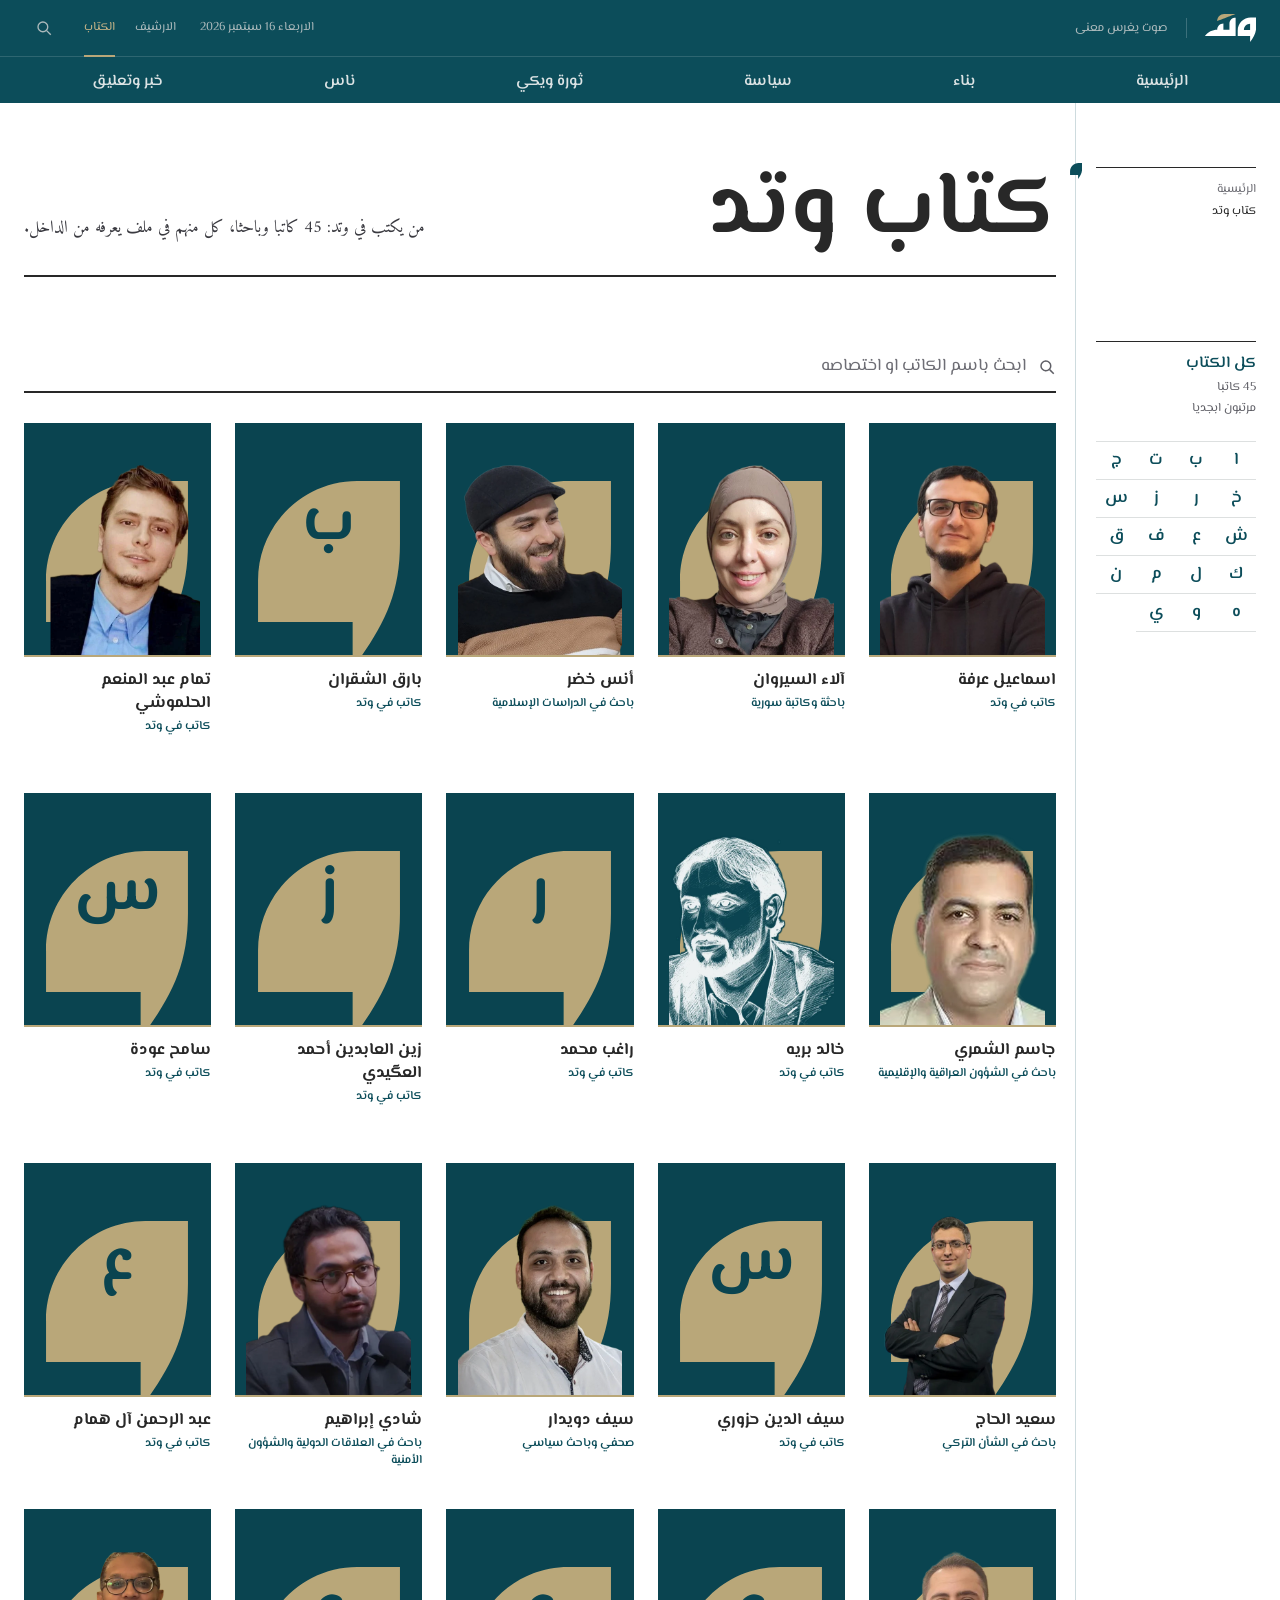
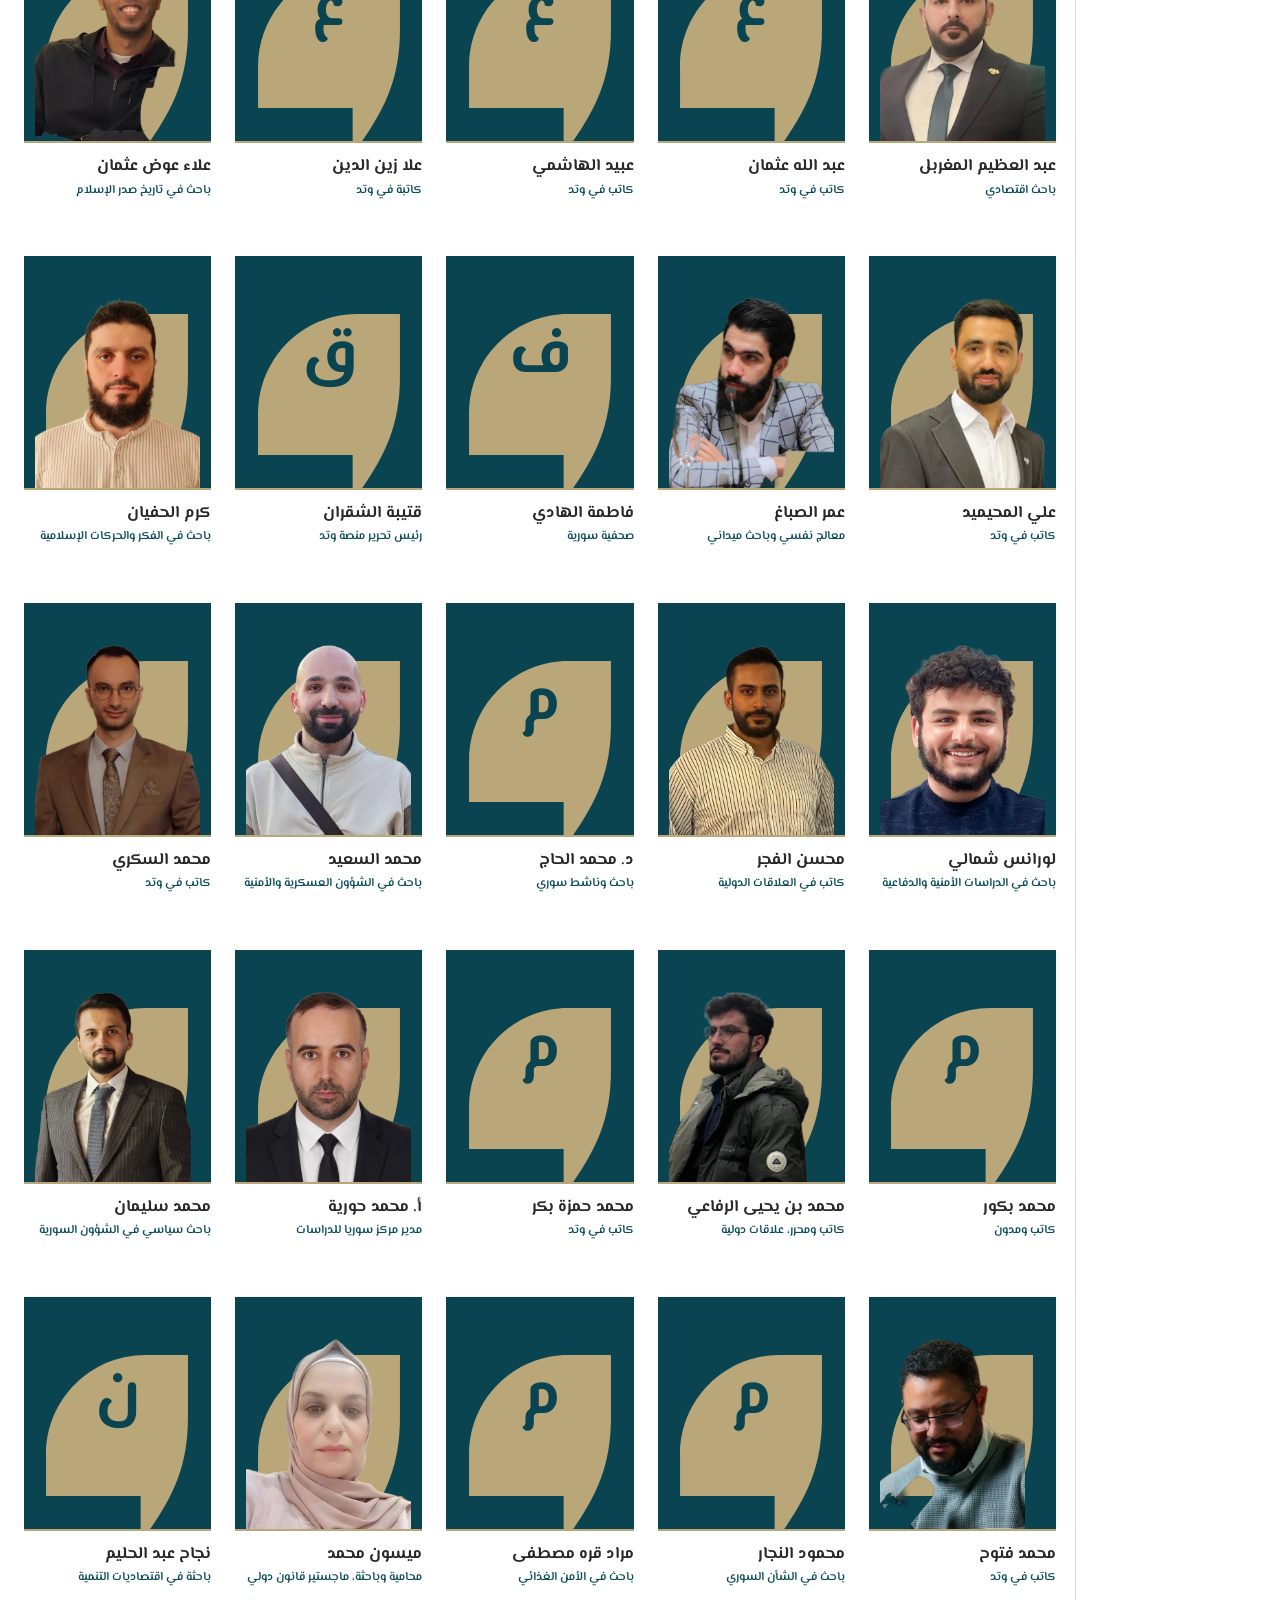
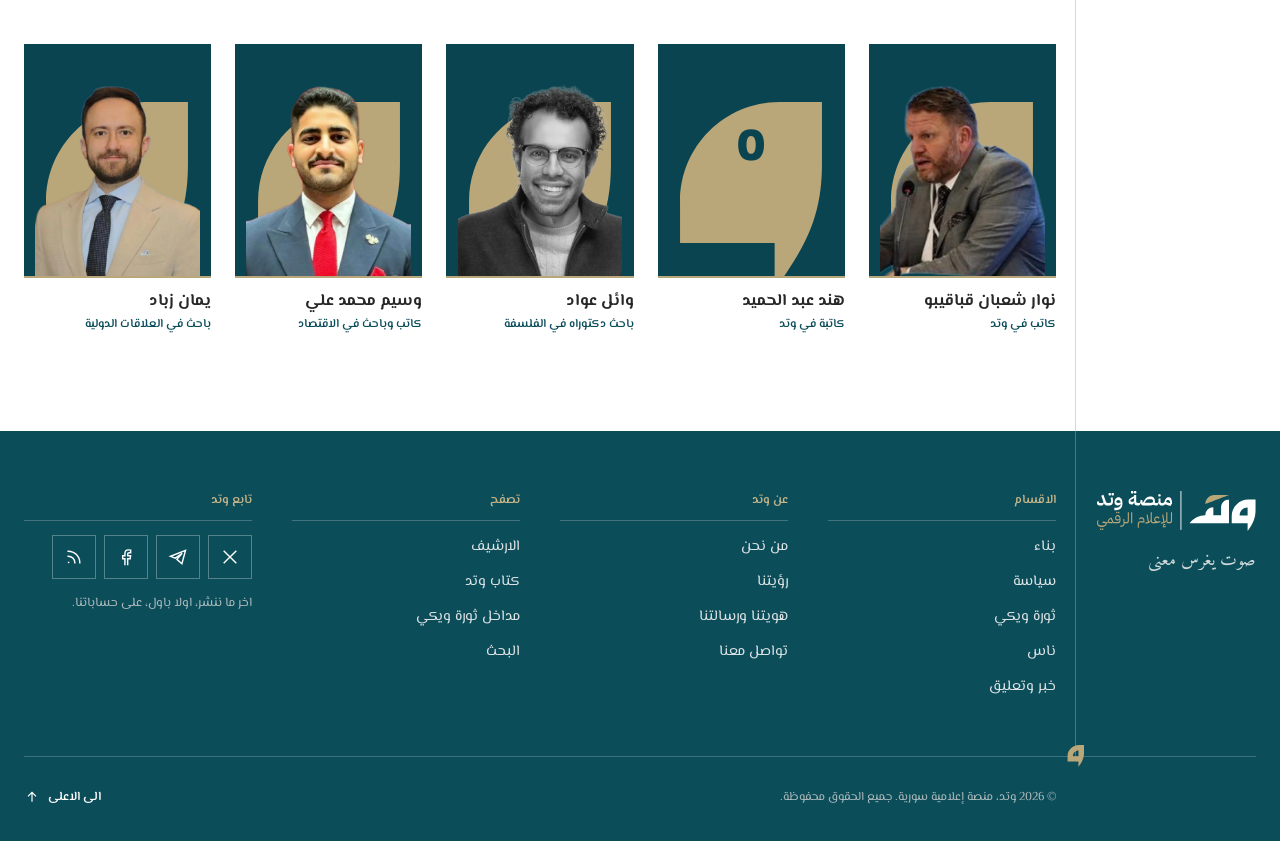
<file: writers.html>
<!doctype html>
<html lang="ar" dir="rtl">
<head>
<meta charset="utf-8">
<meta name="viewport" content="width=device-width, initial-scale=1">
<title>كتاب وتد | وتد</title>
<meta name="description" content="كتاب وتد: من يكتب في المنصة وفي اي ملف.">
<meta name="theme-color" content="#0C4D5A">
<link rel="icon" href="assets/img/brand/logo-mark.svg" type="image/svg+xml">
<link rel="preconnect" href="https://fonts.googleapis.com">
<link rel="preconnect" href="https://fonts.gstatic.com" crossorigin>
<link rel="stylesheet" href="https://fonts.googleapis.com/css2?family=El+Messiri:wght@400;500;600;700&family=Amiri:wght@400;700&display=swap">
<link rel="stylesheet" href="assets/css/watad.css?v=18">
</head>
<body>
<a class="skip" href="#main">تخط الى المحتوى</a>
<!-- @partial: header -->
<header class="site-header" data-header>
 <div class="container site-header__bar">
  <a class="site-header__logo" href="index.html" aria-label="وتد، الصفحة الرئيسية"><svg viewBox="0 0 90.11 49.2" xmlns="http://www.w3.org/2000/svg" width="51.3" height="28" aria-hidden="true"><g><g><path fill="#FFFFFF" d="M80.31,6.21c-12.6,0-22.82,10.22-22.82,22.82v9.55h21.75s0,10.62,0,10.62c7.06-9.56,10.88-16.77,10.88-28.66V6.21h-9.8ZM79.23,27.96h-10.88c0-6.01,4.87-10.88,10.88-10.88v10.88Z"/><path fill="#FFFFFF" d="M53.81,6.15v32.43H0l.12-.16c5.01-6.74,12.92-10.72,21.32-10.72h0c0-6.01,4.87-10.88,10.88-10.88v10.88h10.62v-10.68c0-6.01,4.87-10.88,10.88-10.88Z"/></g><path fill="#B9A779" d="M21.38,12.3h0c0-6.79,5.51-12.3,12.3-12.3h20.13S21.38,12.3,21.38,12.3Z"/></g></svg></a>
  <span class="site-header__tag hide-tablet">صوت يغرس معنى</span>
  <div class="site-header__tools">
   <time class="site-header__date hide-tablet" datetime="2026-09-16">الاربعاء 16 سبتمبر 2026</time>
   <a href="archive.html" class="hide-tablet">الارشيف</a>
   <a href="writers.html" class="hide-tablet" aria-current="page">الكتاب</a>
   <button class="icon-btn" type="button" data-search-open aria-label="بحث"><svg viewBox="0 0 24 24" fill="none" stroke="currentColor" stroke-width="1.8" aria-hidden="true"><circle cx="10.5" cy="10.5" r="6.5"/><path d="M15.5 15.5L21 21"/></svg></button>
   <button class="icon-btn burger" type="button" data-drawer-open aria-label="القائمة"><svg viewBox="0 0 24 24" fill="none" stroke="currentColor" stroke-width="1.8" aria-hidden="true"><path d="M3 7h18M3 12h18M3 17h18"/></svg></button>
  </div>
 </div>
 <div class="site-header__sub"><div class="container site-header__subin">
  <a class="site-header__mark" href="index.html" aria-label="وتد، الصفحة الرئيسية"><svg viewBox="0 0 90.11 49.2" xmlns="http://www.w3.org/2000/svg" width="40.3" height="22" aria-hidden="true"><g><g><path fill="#FFFFFF" d="M80.31,6.21c-12.6,0-22.82,10.22-22.82,22.82v9.55h21.75s0,10.62,0,10.62c7.06-9.56,10.88-16.77,10.88-28.66V6.21h-9.8ZM79.23,27.96h-10.88c0-6.01,4.87-10.88,10.88-10.88v10.88Z"/><path fill="#FFFFFF" d="M53.81,6.15v32.43H0l.12-.16c5.01-6.74,12.92-10.72,21.32-10.72h0c0-6.01,4.87-10.88,10.88-10.88v10.88h10.62v-10.68c0-6.01,4.87-10.88,10.88-10.88Z"/></g><path fill="#B9A779" d="M21.38,12.3h0c0-6.79,5.51-12.3,12.3-12.3h20.13S21.38,12.3,21.38,12.3Z"/></g></svg></a>
  <nav class="site-header__secs" aria-label="الاقسام"><a href="index.html">الرئيسية</a><a href="category.html">بناء</a><a href="category.html">سياسة</a><a href="category.html">ثورة ويكي</a><a href="category.html">ناس</a><a href="news.html">خبر وتعليق</a></nav>
  <div class="site-header__acts"><button class="icon-btn" type="button" data-search-open aria-label="بحث"><svg viewBox="0 0 24 24" fill="none" stroke="currentColor" stroke-width="1.8" aria-hidden="true"><circle cx="10.5" cy="10.5" r="6.5"/><path d="M15.5 15.5L21 21"/></svg></button><button class="icon-btn burger" type="button" data-drawer-open aria-label="القائمة"><svg viewBox="0 0 24 24" fill="none" stroke="currentColor" stroke-width="1.8" aria-hidden="true"><path d="M3 7h18M3 12h18M3 17h18"/></svg></button></div>
 </div></div>
</header>
<div class="drawer" data-drawer role="dialog" aria-modal="true" aria-label="القائمة">
 <div class="drawer__top"><svg viewBox="0 0 90.11 49.2" xmlns="http://www.w3.org/2000/svg" width="51.3" height="28" aria-hidden="true"><g><g><path fill="#FFFFFF" d="M80.31,6.21c-12.6,0-22.82,10.22-22.82,22.82v9.55h21.75s0,10.62,0,10.62c7.06-9.56,10.88-16.77,10.88-28.66V6.21h-9.8ZM79.23,27.96h-10.88c0-6.01,4.87-10.88,10.88-10.88v10.88Z"/><path fill="#FFFFFF" d="M53.81,6.15v32.43H0l.12-.16c5.01-6.74,12.92-10.72,21.32-10.72h0c0-6.01,4.87-10.88,10.88-10.88v10.88h10.62v-10.68c0-6.01,4.87-10.88,10.88-10.88Z"/></g><path fill="#B9A779" d="M21.38,12.3h0c0-6.79,5.51-12.3,12.3-12.3h20.13S21.38,12.3,21.38,12.3Z"/></g></svg><button class="icon-btn" type="button" data-drawer-close aria-label="اغلاق" style="color:#fff"><svg viewBox="0 0 24 24" fill="none" stroke="currentColor" stroke-width="1.8" aria-hidden="true"><path d="M5 5l14 14M19 5L5 19"/></svg></button></div>
 <nav style="margin-top:26px" aria-label="القائمة الرئيسية"><a href="index.html">الرئيسية<span></span></a><a href="category.html">بناء<span>96 مادة</span></a><a href="category.html">سياسة<span>164 مادة</span></a><a href="category.html">ثورة ويكي<span>83 مادة</span></a><a href="category.html">ناس<span>41 مادة</span></a><a href="news.html">خبر وتعليق<span>28 مادة</span></a><a href="archive.html">الارشيف<span>412 مادة</span></a><a href="writers.html" aria-current="page">كتاب وتد<span>45 كاتبا</span></a></nav>
 <div class="drawer__more"><a href="about.html">من نحن</a><a href="#">تواصل معنا</a></div>
</div>
<div class="search-overlay" data-search-overlay role="dialog" aria-modal="true" aria-label="البحث">
 <button class="icon-btn search-overlay__close" type="button" data-search-close aria-label="اغلاق"><svg viewBox="0 0 24 24" fill="none" stroke="currentColor" stroke-width="1.8" aria-hidden="true"><path d="M5 5l14 14M19 5L5 19"/></svg></button>
 <form action="search.html" method="get" role="search">
  <label class="sr-only" for="q-overlay">ابحث في وتد</label>
  <input id="q-overlay" name="q" type="search" placeholder="ابحث في وتد" autocomplete="off">
  <button class="btn" type="submit">بحث</button>
 </form>
</div>
<!-- @endpartial -->
<main id="main" class="page">
<div class="axis-layer" aria-hidden="true"><div class="container"><i class="axis"></i></div></div>
<section class="section "><div class="container"><div class="l pt-l">
 <div class="rail"><span class="wedge"><svg viewBox="0 0 52.46 69.13" xmlns="http://www.w3.org/2000/svg" width="12.1" height="16" aria-hidden="true"><path fill="#0C4D5A" d="M36.7,0C16.43,0,0,16.43,0,36.7v15.35h34.97s0,17.08,0,17.08c11.35-15.37,17.49-26.96,17.49-46.08V0h-15.76Z"/></svg></span><nav class="crumbs rail-label" aria-label="مسار التنقل" style="color:var(--grey)"><a href="index.html">الرئيسية</a><br><span aria-current="page">كتاب وتد</span></nav></div>
 <div class="body"><div class="ar-title"><h1 class="t-mega" style="font-size:clamp(56px,7vw,96px);line-height:1" aria-label="كتاب وتد"><span class="tw" style="--i:0">كتاب</span> <span class="tw" style="--i:1">وتد</span></h1>
  <p class="dek" style="max-width:440px;padding-bottom:12px">من يكتب في وتد: 45 كاتبا وباحثا، كل منهم في ملف يعرفه من الداخل.</p></div></div></div></div></section>
<section class="section "><div class="container"><div class="l pt-l pb-xl" data-writers>
 <div class="rail"><div class="wr-rail"><div class="rail-label"><b>كل الكتاب</b><span data-writers-count>45 كاتبا</span><br>مرتبون ابجديا</div><nav class="wr-index" aria-label="الكتاب بالحروف" data-writers-index><a href="#w-ا">ا</a><a href="#w-ب">ب</a><a href="#w-ت">ت</a><a href="#w-ج">ج</a><a href="#w-خ">خ</a><a href="#w-ر">ر</a><a href="#w-ز">ز</a><a href="#w-س">س</a><a href="#w-ش">ش</a><a href="#w-ع">ع</a><a href="#w-ف">ف</a><a href="#w-ق">ق</a><a href="#w-ك">ك</a><a href="#w-ل">ل</a><a href="#w-م">م</a><a href="#w-ن">ن</a><a href="#w-ه">ه</a><a href="#w-و">و</a><a href="#w-ي">ي</a></nav></div></div>
 <div class="body"><div class="writers-find"><label class="sr-only" for="wq">ابحث عن كاتب</label><input id="wq" type="search" placeholder="ابحث باسم الكاتب او اختصاصه" autocomplete="off" data-writers-search></div>
  <div class="writers-grid" data-arrive><article class="story writer writer--card" id="w-ا" data-writer="اسماعيل عرفة كاتب في وتد"><span class="writer__pic"><img src="assets/img/writers/ismailarafa9.webp" alt="" width="480" height="600" loading="lazy"></span><b class="writer__name">اسماعيل عرفة</b><span class="writer__field">كاتب في وتد</span><a class="stretched" href="author.html" aria-label="اسماعيل عرفة"></a></article><article class="story writer writer--card" data-writer="آلاء السيروان باحثة وكاتبة سورية"><span class="writer__pic"><img src="assets/img/writers/kervan.webp" alt="" width="480" height="600" loading="lazy"></span><b class="writer__name">آلاء السيروان</b><span class="writer__field">باحثة وكاتبة سورية</span><a class="stretched" href="author.html" aria-label="آلاء السيروان"></a></article><article class="story writer writer--card" data-writer="أنس خضر باحث في الدراسات الإسلامية"><span class="writer__pic"><img src="assets/img/writers/anasa.webp" alt="" width="480" height="600" loading="lazy"></span><b class="writer__name">أنس خضر</b><span class="writer__field">باحث في الدراسات الإسلامية</span><a class="stretched" href="author.html" aria-label="أنس خضر"></a></article><article class="story writer writer--card" id="w-ب" data-writer="بارق الشقران كاتب في وتد"><span class="writer__pic writer__pic--mono" aria-hidden="true"><span class="writer__mono">ب</span></span><b class="writer__name">بارق الشقران</b><span class="writer__field">كاتب في وتد</span><a class="stretched" href="author.html" aria-label="بارق الشقران"></a></article><article class="story writer writer--card" id="w-ت" data-writer="تمام عبد المنعم الحلموشي كاتب في وتد"><span class="writer__pic"><img src="assets/img/writers/tammam.webp" alt="" width="480" height="600" loading="lazy"></span><b class="writer__name">تمام عبد المنعم الحلموشي</b><span class="writer__field">كاتب في وتد</span><a class="stretched" href="author.html" aria-label="تمام عبد المنعم الحلموشي"></a></article><article class="story writer writer--card" id="w-ج" data-writer="جاسم الشمري باحث في الشؤون العراقية والإقليمية"><span class="writer__pic"><img src="assets/img/writers/jasim.webp" alt="" width="480" height="600" loading="lazy"></span><b class="writer__name">جاسم الشمري</b><span class="writer__field">باحث في الشؤون العراقية والإقليمية</span><a class="stretched" href="author.html" aria-label="جاسم الشمري"></a></article><article class="story writer writer--card" id="w-خ" data-writer="خالد بريه كاتب في وتد"><span class="writer__pic"><img src="assets/img/writers/khbreah.webp" alt="" width="480" height="600" loading="lazy"></span><b class="writer__name">خالد بريه</b><span class="writer__field">كاتب في وتد</span><a class="stretched" href="author.html" aria-label="خالد بريه"></a></article><article class="story writer writer--card" id="w-ر" data-writer="راغب محمد كاتب في وتد"><span class="writer__pic writer__pic--mono" aria-hidden="true"><span class="writer__mono">ر</span></span><b class="writer__name">راغب محمد</b><span class="writer__field">كاتب في وتد</span><a class="stretched" href="author.html" aria-label="راغب محمد"></a></article><article class="story writer writer--card" id="w-ز" data-writer="زين العابدين أحمد العگيدي كاتب في وتد"><span class="writer__pic writer__pic--mono" aria-hidden="true"><span class="writer__mono">ز</span></span><b class="writer__name">زين العابدين أحمد العگيدي</b><span class="writer__field">كاتب في وتد</span><a class="stretched" href="author.html" aria-label="زين العابدين أحمد العگيدي"></a></article><article class="story writer writer--card" id="w-س" data-writer="سامح عودة كاتب في وتد"><span class="writer__pic writer__pic--mono" aria-hidden="true"><span class="writer__mono">س</span></span><b class="writer__name">سامح عودة</b><span class="writer__field">كاتب في وتد</span><a class="stretched" href="author.html" aria-label="سامح عودة"></a></article><article class="story writer writer--card" data-writer="سعيد الحاج باحث في الشأن التركي"><span class="writer__pic"><img src="assets/img/writers/saeed.webp" alt="" width="480" height="600" loading="lazy"></span><b class="writer__name">سعيد الحاج</b><span class="writer__field">باحث في الشأن التركي</span><a class="stretched" href="author.html" aria-label="سعيد الحاج"></a></article><article class="story writer writer--card" data-writer="سيف الدين حزوري كاتب في وتد"><span class="writer__pic writer__pic--mono" aria-hidden="true"><span class="writer__mono">س</span></span><b class="writer__name">سيف الدين حزوري</b><span class="writer__field">كاتب في وتد</span><a class="stretched" href="author.html" aria-label="سيف الدين حزوري"></a></article><article class="story writer writer--card" data-writer="سيف دويدار صحفي وباحث سياسي"><span class="writer__pic"><img src="assets/img/writers/saifff.webp" alt="" width="480" height="600" loading="lazy"></span><b class="writer__name">سيف دويدار</b><span class="writer__field">صحفي وباحث سياسي</span><a class="stretched" href="author.html" aria-label="سيف دويدار"></a></article><article class="story writer writer--card" id="w-ش" data-writer="شادي إبراهيم باحث في العلاقات الدولية والشؤون الأمنية"><span class="writer__pic"><img src="assets/img/writers/shadi.webp" alt="" width="480" height="600" loading="lazy"></span><b class="writer__name">شادي إبراهيم</b><span class="writer__field">باحث في العلاقات الدولية والشؤون الأمنية</span><a class="stretched" href="author.html" aria-label="شادي إبراهيم"></a></article><article class="story writer writer--card" id="w-ع" data-writer="عبد الرحمن آل همام كاتب في وتد"><span class="writer__pic writer__pic--mono" aria-hidden="true"><span class="writer__mono">ع</span></span><b class="writer__name">عبد الرحمن آل همام</b><span class="writer__field">كاتب في وتد</span><a class="stretched" href="author.html" aria-label="عبد الرحمن آل همام"></a></article><article class="story writer writer--card" data-writer="عبد العظيم المغربل باحث اقتصادي"><span class="writer__pic"><img src="assets/img/writers/almugarbil.webp" alt="" width="480" height="600" loading="lazy"></span><b class="writer__name">عبد العظيم المغربل</b><span class="writer__field">باحث اقتصادي</span><a class="stretched" href="author.html" aria-label="عبد العظيم المغربل"></a></article><article class="story writer writer--card" data-writer="عبد الله عثمان كاتب في وتد"><span class="writer__pic writer__pic--mono" aria-hidden="true"><span class="writer__mono">ع</span></span><b class="writer__name">عبد الله عثمان</b><span class="writer__field">كاتب في وتد</span><a class="stretched" href="author.html" aria-label="عبد الله عثمان"></a></article><article class="story writer writer--card" data-writer="عبيد الهاشمي كاتب في وتد"><span class="writer__pic writer__pic--mono" aria-hidden="true"><span class="writer__mono">ع</span></span><b class="writer__name">عبيد الهاشمي</b><span class="writer__field">كاتب في وتد</span><a class="stretched" href="author.html" aria-label="عبيد الهاشمي"></a></article><article class="story writer writer--card" data-writer="علا زين الدين كاتبة في وتد"><span class="writer__pic writer__pic--mono" aria-hidden="true"><span class="writer__mono">ع</span></span><b class="writer__name">علا زين الدين</b><span class="writer__field">كاتبة في وتد</span><a class="stretched" href="author.html" aria-label="علا زين الدين"></a></article><article class="story writer writer--card" data-writer="علاء عوض عثمان باحث في تاريخ صدر الإسلام"><span class="writer__pic"><img src="assets/img/writers/alaaosman.webp" alt="" width="480" height="600" loading="lazy"></span><b class="writer__name">علاء عوض عثمان</b><span class="writer__field">باحث في تاريخ صدر الإسلام</span><a class="stretched" href="author.html" aria-label="علاء عوض عثمان"></a></article><article class="story writer writer--card" data-writer="علي المحيميد كاتب في وتد"><span class="writer__pic"><img src="assets/img/writers/alimoh.webp" alt="" width="480" height="600" loading="lazy"></span><b class="writer__name">علي المحيميد</b><span class="writer__field">كاتب في وتد</span><a class="stretched" href="author.html" aria-label="علي المحيميد"></a></article><article class="story writer writer--card" data-writer="عمر الصباغ معالج نفسي وباحث ميداني"><span class="writer__pic"><img src="assets/img/writers/omarsaba.webp" alt="" width="480" height="600" loading="lazy"></span><b class="writer__name">عمر الصباغ</b><span class="writer__field">معالج نفسي وباحث ميداني</span><a class="stretched" href="author.html" aria-label="عمر الصباغ"></a></article><article class="story writer writer--card" id="w-ف" data-writer="فاطمة الهادي صحفية سورية"><span class="writer__pic writer__pic--mono" aria-hidden="true"><span class="writer__mono">ف</span></span><b class="writer__name">فاطمة الهادي</b><span class="writer__field">صحفية سورية</span><a class="stretched" href="author.html" aria-label="فاطمة الهادي"></a></article><article class="story writer writer--card" id="w-ق" data-writer="قتيبة الشقران رئيس تحرير منصة وتد"><span class="writer__pic writer__pic--mono" aria-hidden="true"><span class="writer__mono">ق</span></span><b class="writer__name">قتيبة الشقران</b><span class="writer__field">رئيس تحرير منصة وتد</span><a class="stretched" href="author.html" aria-label="قتيبة الشقران"></a></article><article class="story writer writer--card" id="w-ك" data-writer="كرم الحفيان باحث في الفكر والحركات الإسلامية"><span class="writer__pic"><img src="assets/img/writers/karam.webp" alt="" width="480" height="600" loading="lazy"></span><b class="writer__name">كرم الحفيان</b><span class="writer__field">باحث في الفكر والحركات الإسلامية</span><a class="stretched" href="author.html" aria-label="كرم الحفيان"></a></article><article class="story writer writer--card" id="w-ل" data-writer="لورانس شمالي باحث في الدراسات الأمنية والدفاعية"><span class="writer__pic"><img src="assets/img/writers/lorans.webp" alt="" width="480" height="600" loading="lazy"></span><b class="writer__name">لورانس شمالي</b><span class="writer__field">باحث في الدراسات الأمنية والدفاعية</span><a class="stretched" href="author.html" aria-label="لورانس شمالي"></a></article><article class="story writer writer--card" id="w-م" data-writer="محسن الفجر كاتب في العلاقات الدولية"><span class="writer__pic"><img src="assets/img/writers/mohsin.webp" alt="" width="480" height="600" loading="lazy"></span><b class="writer__name">محسن الفجر</b><span class="writer__field">كاتب في العلاقات الدولية</span><a class="stretched" href="author.html" aria-label="محسن الفجر"></a></article><article class="story writer writer--card" data-writer="د. محمد الحاج باحث وناشط سوري"><span class="writer__pic writer__pic--mono" aria-hidden="true"><span class="writer__mono">م</span></span><b class="writer__name">د. محمد الحاج</b><span class="writer__field">باحث وناشط سوري</span><a class="stretched" href="author.html" aria-label="د. محمد الحاج"></a></article><article class="story writer writer--card" data-writer="محمد السعيد باحث في الشؤون العسكرية والأمنية"><span class="writer__pic"><img src="assets/img/writers/mosaaid.webp" alt="" width="480" height="600" loading="lazy"></span><b class="writer__name">محمد السعيد</b><span class="writer__field">باحث في الشؤون العسكرية والأمنية</span><a class="stretched" href="author.html" aria-label="محمد السعيد"></a></article><article class="story writer writer--card" data-writer="محمد السكري كاتب في وتد"><span class="writer__pic"><img src="assets/img/writers/m_alsukari.webp" alt="" width="480" height="600" loading="lazy"></span><b class="writer__name">محمد السكري</b><span class="writer__field">كاتب في وتد</span><a class="stretched" href="author.html" aria-label="محمد السكري"></a></article><article class="story writer writer--card" data-writer="محمد بكور كاتب ومدون"><span class="writer__pic writer__pic--mono" aria-hidden="true"><span class="writer__mono">م</span></span><b class="writer__name">محمد بكور</b><span class="writer__field">كاتب ومدون</span><a class="stretched" href="author.html" aria-label="محمد بكور"></a></article><article class="story writer writer--card" data-writer="محمد بن يحيى الرفاعي كاتب ومحرر، علاقات دولية"><span class="writer__pic"><img src="assets/img/writers/mohashim.webp" alt="" width="480" height="600" loading="lazy"></span><b class="writer__name">محمد بن يحيى الرفاعي</b><span class="writer__field">كاتب ومحرر، علاقات دولية</span><a class="stretched" href="author.html" aria-label="محمد بن يحيى الرفاعي"></a></article><article class="story writer writer--card" data-writer="محمد حمزة بكر كاتب في وتد"><span class="writer__pic writer__pic--mono" aria-hidden="true"><span class="writer__mono">م</span></span><b class="writer__name">محمد حمزة بكر</b><span class="writer__field">كاتب في وتد</span><a class="stretched" href="author.html" aria-label="محمد حمزة بكر"></a></article><article class="story writer writer--card" data-writer="أ. محمد حورية مدير مركز سوريا للدراسات"><span class="writer__pic"><img src="assets/img/writers/mohorya.webp" alt="" width="480" height="600" loading="lazy"></span><b class="writer__name">أ. محمد حورية</b><span class="writer__field">مدير مركز سوريا للدراسات</span><a class="stretched" href="author.html" aria-label="أ. محمد حورية"></a></article><article class="story writer writer--card" data-writer="محمد سليمان باحث سياسي في الشؤون السورية"><span class="writer__pic"><img src="assets/img/writers/moslaman.webp" alt="" width="480" height="600" loading="lazy"></span><b class="writer__name">محمد سليمان</b><span class="writer__field">باحث سياسي في الشؤون السورية</span><a class="stretched" href="author.html" aria-label="محمد سليمان"></a></article><article class="story writer writer--card" data-writer="محمد فتوح كاتب في وتد"><span class="writer__pic"><img src="assets/img/writers/ibn_fotoh.webp" alt="" width="480" height="600" loading="lazy"></span><b class="writer__name">محمد فتوح</b><span class="writer__field">كاتب في وتد</span><a class="stretched" href="author.html" aria-label="محمد فتوح"></a></article><article class="story writer writer--card" data-writer="محمود النجار باحث في الشأن السوري"><span class="writer__pic writer__pic--mono" aria-hidden="true"><span class="writer__mono">م</span></span><b class="writer__name">محمود النجار</b><span class="writer__field">باحث في الشأن السوري</span><a class="stretched" href="author.html" aria-label="محمود النجار"></a></article><article class="story writer writer--card" data-writer="مراد قره مصطفى باحث في الأمن الغذائي"><span class="writer__pic writer__pic--mono" aria-hidden="true"><span class="writer__mono">م</span></span><b class="writer__name">مراد قره مصطفى</b><span class="writer__field">باحث في الأمن الغذائي</span><a class="stretched" href="author.html" aria-label="مراد قره مصطفى"></a></article><article class="story writer writer--card" data-writer="ميسون محمد محامية وباحثة، ماجستير قانون دولي"><span class="writer__pic"><img src="assets/img/writers/maison.webp" alt="" width="480" height="600" loading="lazy"></span><b class="writer__name">ميسون محمد</b><span class="writer__field">محامية وباحثة، ماجستير قانون دولي</span><a class="stretched" href="author.html" aria-label="ميسون محمد"></a></article><article class="story writer writer--card" id="w-ن" data-writer="نجاح عبد الحليم باحثة في اقتصاديات التنمية"><span class="writer__pic writer__pic--mono" aria-hidden="true"><span class="writer__mono">ن</span></span><b class="writer__name">نجاح عبد الحليم</b><span class="writer__field">باحثة في اقتصاديات التنمية</span><a class="stretched" href="author.html" aria-label="نجاح عبد الحليم"></a></article><article class="story writer writer--card" data-writer="نوار شعبان قباقيبو كاتب في وتد"><span class="writer__pic"><img src="assets/img/writers/navvarsaban.webp" alt="" width="480" height="600" loading="lazy"></span><b class="writer__name">نوار شعبان قباقيبو</b><span class="writer__field">كاتب في وتد</span><a class="stretched" href="author.html" aria-label="نوار شعبان قباقيبو"></a></article><article class="story writer writer--card" id="w-ه" data-writer="هند عبد الحميد كاتبة في وتد"><span class="writer__pic writer__pic--mono" aria-hidden="true"><span class="writer__mono">ه</span></span><b class="writer__name">هند عبد الحميد</b><span class="writer__field">كاتبة في وتد</span><a class="stretched" href="author.html" aria-label="هند عبد الحميد"></a></article><article class="story writer writer--card" id="w-و" data-writer="وائل عواد باحث دكتوراه في الفلسفة"><span class="writer__pic"><img src="assets/img/writers/awad.webp" alt="" width="480" height="600" loading="lazy"></span><b class="writer__name">وائل عواد</b><span class="writer__field">باحث دكتوراه في الفلسفة</span><a class="stretched" href="author.html" aria-label="وائل عواد"></a></article><article class="story writer writer--card" data-writer="وسيم محمد علي كاتب وباحث في الاقتصاد"><span class="writer__pic"><img src="assets/img/writers/waseemali.webp" alt="" width="480" height="600" loading="lazy"></span><b class="writer__name">وسيم محمد علي</b><span class="writer__field">كاتب وباحث في الاقتصاد</span><a class="stretched" href="author.html" aria-label="وسيم محمد علي"></a></article><article class="story writer writer--card" id="w-ي" data-writer="يمان زباد باحث في العلاقات الدولية"><span class="writer__pic"><img src="assets/img/writers/yamanzabad.webp" alt="" width="480" height="600" loading="lazy"></span><b class="writer__name">يمان زباد</b><span class="writer__field">باحث في العلاقات الدولية</span><a class="stretched" href="author.html" aria-label="يمان زباد"></a></article></div>
  <p class="writers-empty" data-writers-empty hidden>لا كاتب بهذا الاسم في وتد. <button type="button" data-writers-clear>امسح البحث</button></p>
 </div></div></div></section>
</main>
<!-- @partial: footer -->
<footer class="site-footer">
 <div class="site-footer__part"><div class="axis-layer" aria-hidden="true"><div class="container"><i class="axis"></i></div></div>
 <div class="container"><div class="l site-footer__main">
  <div class="rail site-footer__brand"><a class="site-footer__logo" href="index.html" aria-label="منصة وتد للاعلام الرقمي"><svg viewBox="0 0 216.99 54.74" xmlns="http://www.w3.org/2000/svg" width="158.6" height="40" aria-hidden="true"><g><g><path fill="#FFFFFF" d="M3.44,19.84c-1.09,0-1.94-.29-2.54-.86s-.9-1.46-.9-2.66v-1.91h2.79v1.86h3.72c.8,0,1.36-.09,1.68-.26.32-.17.48-.48.48-.92,0-.2-.04-.45-.12-.74-.08-.29-.2-.62-.34-.98l-2.46-7,3.03-1.09,2.76,7.84c.22.64.43,1.16.64,1.56.21.4.42.72.64.96.22.24.46.4.72.49.26.09.56.14.89.14h.79v2.84l-.74.74c-.69,0-1.29-.05-1.8-.16s-.97-.29-1.37-.55-.76-.6-1.08-1.03c-.32-.43-.62-.97-.92-1.63l-.11.03c-.2,1.2-.58,2.06-1.13,2.57-.56.51-1.42.77-2.58.77h-2.05Z"/><path fill="#FFFFFF" d="M14.49,17l.74-.74h.68c1.28,0,2.15-.13,2.64-.4.48-.26.72-.74.72-1.43,0-.29-.02-.66-.07-1.11-.05-.45-.13-1.04-.26-1.79l-.44-2.46,2.68-.44.38,2.46c.09.62.16,1.23.22,1.82.05.59.08,1.1.08,1.52,0,1.86-.47,3.23-1.42,4.1-.95.87-2.46,1.31-4.54,1.31h-1.42v-2.84ZM17.16,6.12c-.44,0-.8-.13-1.08-.4-.28-.26-.42-.69-.42-1.27s.14-1.03.42-1.3c.28-.26.64-.4,1.08-.4h.46c.44,0,.8.13,1.08.4.28.26.42.7.42,1.3s-.14,1.01-.42,1.27c-.28.26-.64.4-1.08.4h-.46ZM21.24,6.12c-.44,0-.8-.13-1.08-.4-.28-.26-.42-.69-.42-1.27s.14-1.03.42-1.3c.28-.26.64-.4,1.08-.4h.46c.44,0,.8.13,1.08.4.28.26.42.7.42,1.3s-.14,1.01-.42,1.27c-.28.26-.64.4-1.08.4h-.46Z"/><path fill="#FFFFFF" d="M23.67,22.82h1.8c2.33,0,4.05-.43,5.14-1.3,1.09-.87,1.64-2.02,1.64-3.46v-.68h-.16c-.26.84-.69,1.46-1.3,1.87-.61.41-1.36.62-2.25.62-1.48,0-2.62-.42-3.44-1.26-.82-.84-1.23-2.01-1.23-3.53,0-.91.14-1.76.41-2.54s.65-1.47,1.13-2.05,1.06-1.04,1.72-1.37c.66-.33,1.39-.49,2.17-.49,1.71,0,3.05.71,4.02,2.13.97,1.42,1.45,3.4,1.45,5.93,0,1.53-.19,2.89-.57,4.09-.38,1.19-.96,2.21-1.72,3.05-.77.84-1.72,1.48-2.86,1.91-1.14.44-2.46.66-3.95.66h-2v-3.58ZM29.3,16.26c.75,0,1.35-.04,1.82-.12.46-.08.83-.22,1.11-.42-.04-1.06-.36-1.9-.96-2.54-.6-.64-1.36-.96-2.27-.96-.78,0-1.42.23-1.9.68-.48.46-.72,1.03-.72,1.72,0,.58.2,1,.6,1.26.4.26.98.38,1.75.38h.57Z"/><path fill="#FFFFFF" d="M55.56,19.84c-1.66-.02-2.86-.39-3.59-1.12-.74-.73-1.11-1.8-1.11-3.23v-.22h-.16c-.27,1.15-.69,1.95-1.24,2.42s-1.35.7-2.39.7c-1.28,0-2.25-.34-2.91-1.03-.67-.68-1-1.65-1-2.91,0-1.37.4-2.5,1.19-3.39.79-.89,1.93-1.72,3.4-2.49l2.98-1.53v-1.48h2.87v9.07c0,.6.14,1.02.42,1.26.28.24.76.36,1.43.36h.85v2.84l-.74.74ZM47.83,14.81c1.08,0,1.83-.12,2.26-.36.43-.24.64-.66.64-1.26v-3.5l-2.24,1.12c-.98.47-1.7.89-2.16,1.26-.46.37-.68.82-.68,1.37,0,.49.16.84.48,1.05.32.21.89.31,1.71.31ZM47.88,3.36c-.44,0-.8-.13-1.08-.4-.28-.26-.42-.69-.42-1.27s.14-1.03.42-1.3C47.09.13,47.45,0,47.88,0h.46c.44,0,.8.13,1.08.4.28.26.42.7.42,1.3s-.14,1.01-.42,1.27c-.28.26-.64.4-1.08.4h-.46ZM51.96,3.36c-.44,0-.8-.13-1.08-.4-.28-.26-.42-.69-.42-1.27s.14-1.03.42-1.3C51.16.13,51.52,0,51.96,0h.46c.44,0,.8.13,1.08.4.28.26.42.7.42,1.3s-.14,1.01-.42,1.27c-.28.26-.64.4-1.08.4h-.46Z"/><path fill="#FFFFFF" d="M80.32,19.84c-.66,0-1.25-.07-1.79-.22-.54-.15-1.04-.41-1.52-.79-1.11.67-2.68,1.01-4.7,1.01h-7.9c-1.4,0-2.48-.27-3.22-.82-.75-.55-1.25-1.4-1.5-2.57h-.14c-.24,1.2-.66,2.07-1.27,2.6-.61.53-1.52.79-2.72.79v-2.84l.74-.74h.85c1.49,0,2.24-.68,2.24-2.05v-1.83h2.68v1.83c0,.89.26,1.49.79,1.78l1.26-2.19c.66-1.15,1.32-2.11,2-2.9.67-.78,1.38-1.42,2.1-1.9.73-.48,1.49-.83,2.3-1.05.8-.22,1.65-.33,2.54-.33,2.04,0,3.59.56,4.63,1.67,1.05,1.11,1.57,2.66,1.57,4.65,0,.42-.02.82-.07,1.19-.05.37-.11.72-.2,1.03.22.04.44.06.66.08.22.02.45.03.68.03h.74v2.84l-.74.74ZM72.32,16.26c1.62,0,2.77-.17,3.44-.51.67-.34,1.01-.97,1.01-1.9s-.26-1.56-.79-1.99c-.53-.44-1.37-.66-2.52-.66h-.82c-.8,0-1.5.04-2.1.12-.6.08-1.15.24-1.65.46-.5.23-.96.55-1.38.96-.42.41-.84.93-1.26,1.57l-1.18,1.78.08.16h7.16Z"/><path fill="#FFFFFF" d="M80.32,17l.74-.74h.85c1.49,0,2.24-.68,2.24-2.05v-4.02h2.68v4.02c0,1.37.68,2.05,2.05,2.05h1.04v2.84l-.74.74c-1.4,0-2.48-.27-3.22-.82-.75-.55-1.25-1.4-1.5-2.57h-.14c-.24,1.2-.66,2.07-1.27,2.6-.61.53-1.52.79-2.72.79v-2.84ZM85.24,7.68c-.44,0-.8-.13-1.08-.4-.28-.26-.42-.69-.42-1.27s.14-1.03.42-1.3c.28-.26.64-.4,1.08-.4h.46c.44,0,.8.13,1.08.4.28.26.42.7.42,1.3s-.14,1.01-.42,1.27c-.28.26-.64.4-1.08.4h-.46Z"/><path fill="#FFFFFF" d="M93.09,18.28c-.42.59-.93.99-1.53,1.22-.6.23-1.39.34-2.38.34v-2.84l.74-.74c.69,0,1.19-.13,1.5-.38.31-.26.58-.69.82-1.31l.77-1.91c.22-.56.47-1.09.77-1.58s.63-.92,1.01-1.27c.38-.35.82-.63,1.31-.83.49-.2,1.06-.3,1.69-.3,1.58,0,2.8.66,3.64,1.97.84,1.31,1.26,3.13,1.26,5.44v.96l-2.3,3.42-7.3-2.17ZM94.45,14.98l5.63,1.67v-.58c0-1.21-.26-2.15-.78-2.82-.52-.67-1.22-1-2.09-1-.64,0-1.16.18-1.56.53-.4.35-.72.86-.96,1.52l-.25.69Z"/><path fill="#B9A779" d="M6.28,49.16c-1.98,0-3.52-.45-4.62-1.35-1.1-.9-1.66-2.15-1.66-3.76,0-.63.08-1.29.26-1.99s.41-1.4.71-2.1l1.27.39c-.26.53-.47,1.09-.63,1.67s-.25,1.13-.25,1.65c0,1.16.38,2.06,1.13,2.7s1.82.96,3.18.96h1.23c1.48,0,2.67-.27,3.56-.81.89-.54,1.4-1.3,1.55-2.28l-4.35-.57v-1.8l2.64.39c.46.07.97.13,1.52.17.55.05,1.01.07,1.36.07v.84l.25.27c0,.87-.16,1.65-.48,2.34-.32.69-.79,1.27-1.4,1.75-.61.48-1.36.84-2.25,1.09s-1.89.38-3.01.38ZM4.84,53.25c-.27,0-.49-.08-.65-.24s-.25-.41-.25-.77.08-.61.25-.77c.16-.16.38-.24.65-.24h.23c.27,0,.49.08.65.24.16.16.25.41.25.77s-.08.61-.25.77c-.16.16-.38.24-.65.24h-.23ZM7.48,53.25c-.27,0-.49-.08-.65-.24s-.25-.41-.25-.77.08-.61.25-.77c.16-.16.38-.24.65-.24h.22c.27,0,.49.08.65.24.16.16.25.41.25.77s-.08.61-.25.77-.38.24-.65.24h-.22Z"/><path fill="#B9A779" d="M12.76,42.9l.41-.41c.45,0,.79-.02,1.03-.06.24-.04.43-.12.58-.25-.04-.15-.07-.3-.08-.45-.01-.15-.02-.31-.02-.49,0-.74.24-1.41.73-2.01.48-.61,1.22-1.23,2.2-1.87l1-.65h1.59l1.45,3.95c.14.37.26.67.38.91.12.24.25.43.39.56.14.14.3.23.47.29s.37.08.6.08h.39v1.35l-.41.41c-.64,0-1.15-.09-1.53-.28-.38-.18-.72-.55-1.02-1.09l-.12.04v1.33h-2.43c-1.76,0-2.89-.51-3.39-1.53h-.08c-.18.52-.42.9-.74,1.15-.31.25-.78.38-1.39.38v-1.35ZM16.03,41.06c0,.49.2.85.59,1.08.39.23,1.01.35,1.86.35h2.23c-.15-.31-.31-.72-.49-1.21l-1.14-3.09-.78.47c-.61.37-1.14.75-1.59,1.14-.45.4-.67.81-.67,1.25Z"/><path fill="#B9A779" d="M23.47,42.9l.41-.41h3.86c.56,0,1.03-.05,1.41-.14.38-.09.69-.25.93-.47.24-.22.41-.5.51-.85.1-.35.15-.77.15-1.28v-.65h-.1c-.19.45-.51.8-.95,1.06-.44.26-.96.39-1.56.39-1.09,0-1.94-.28-2.53-.84s-.9-1.35-.9-2.37c0-.6.09-1.16.28-1.7.18-.53.44-.99.77-1.39s.72-.71,1.17-.94c.46-.23.96-.35,1.5-.35,1.17,0,2.09.5,2.76,1.51.67,1.01,1,2.43,1,4.25,0,1.02-.08,1.89-.23,2.6-.15.71-.4,1.28-.75,1.71-.35.43-.8.74-1.37.93-.57.19-1.26.29-2.1.29h-4.27v-1.35ZM26.92,30.52c-.27,0-.49-.08-.65-.24s-.25-.41-.25-.77.08-.61.25-.77.38-.24.65-.24h.22c.27,0,.49.08.65.24s.25.41.25.77-.08.61-.25.77-.38.24-.65.24h-.22ZM28.54,38.75c.59,0,1.05-.05,1.4-.15.35-.1.62-.26.81-.48-.03-1.04-.26-1.86-.7-2.47-.44-.61-1.02-.92-1.76-.92-.69,0-1.23.22-1.6.66-.38.44-.56,1.03-.56,1.75,0,.57.16.98.48,1.24.32.25.83.38,1.52.38h.41ZM29.56,30.52c-.27,0-.49-.08-.65-.24-.16-.16-.25-.41-.25-.77s.08-.61.25-.77c.16-.16.38-.24.65-.24h.23c.27,0,.49.08.65.24s.25.41.25.77-.08.61-.25.77-.38.24-.65.24h-.23Z"/><path fill="#B9A779" d="M31.87,47.4h.76c.75,0,1.36-.11,1.84-.33.48-.22.85-.51,1.12-.87.27-.36.46-.78.57-1.27.11-.48.16-.99.16-1.52,0-.4-.02-.81-.06-1.24s-.1-.84-.16-1.24l-.43-2.31,1.43-.29.27,1.55c.08.48.15.93.19,1.35.05.42.09.84.11,1.25h1.94v1.35l-.41.41h-1.55c-.05.67-.18,1.3-.38,1.89-.2.59-.49,1.11-.88,1.56s-.89.8-1.51,1.06c-.62.26-1.37.39-2.26.39h-.76v-1.76Z"/><path fill="#B9A779" d="M39.21,42.9l.41-.41h.59c.65,0,1.13-.15,1.42-.45.29-.3.44-.78.44-1.43v-11.49h1.51v11.49c0,1.25-.27,2.17-.81,2.76s-1.39.88-2.57.88h-1v-1.35Z"/><path fill="#B9A779" d="M46.65,29.13h1.51v15.13h-1.51v-15.13Z"/><path fill="#B9A779" d="M55.75,45.15c0-1.29.28-2.25.84-2.85.56-.61,1.44-.91,2.64-.91h4.29v-.02c0-1.17-.22-2.09-.66-2.74-.44-.65-1.07-.98-1.87-.98-.97,0-1.78.51-2.45,1.53l-1.17-1.1c.4-.61.9-1.13,1.52-1.55.62-.42,1.32-.63,2.09-.63,1.25,0,2.23.48,2.92,1.44.69.96,1.04,2.31,1.04,4.04v1.78h-5.72c-.71,0-1.23.16-1.55.49-.33.33-.49.84-.49,1.55v5.27h-1.43v-5.31Z"/><path fill="#B9A779" d="M66.07,43.17l3.45-.9-1.76-9.89,1.45-.27,1.74,9.75c.49-.16.89-.36,1.21-.58.31-.22.57-.5.76-.84.19-.33.32-.74.4-1.21s.11-1.04.11-1.71v-8.4h1.51v11.63c0,1.16.59,1.74,1.76,1.74h.7v1.35l-.41.41c-1.14,0-1.98-.26-2.51-.77-.53-.51-.8-1.32-.8-2.42v-.78h-.1c-.1.52-.22.97-.37,1.35-.15.38-.34.71-.56.98-.22.27-.49.5-.81.67s-.69.33-1.12.45l-4.17,1.12-.47-1.7Z"/><path fill="#B9A779" d="M76.98,42.9l.41-.41h2.58v-.1c-.5-.33-.92-.8-1.26-1.41-.33-.61-.5-1.28-.5-2,0-.61.1-1.17.31-1.68s.48-.94.83-1.3c.35-.36.76-.64,1.24-.84.48-.2.98-.3,1.51-.3.78,0,1.45.16,2.02.48.57.32,1.05.77,1.43,1.36l-1.02,1.19c-.35-.44-.73-.76-1.13-.96-.4-.2-.86-.31-1.38-.31-.78,0-1.37.22-1.77.64-.4.43-.6,1-.6,1.71,0,.38.08.74.25,1.06s.39.61.67.85c.29.24.63.43,1.02.56.4.14.82.2,1.29.2.61,0,1.25-.08,1.9-.25l1.64-.41.39,1.59-2.66.74c-.65.19-1.26.34-1.82.46-.56.12-1.11.21-1.67.28-.55.07-1.12.12-1.72.14-.59.03-1.24.04-1.95.04v-1.35Z"/><path fill="#B9A779" d="M87.39,43.17l3.45-.9-1.76-9.89,1.45-.27,1.74,9.75c.49-.16.89-.36,1.21-.58.31-.22.57-.5.76-.84.19-.33.32-.74.4-1.21s.11-1.04.11-1.71v-8.4h1.51v11.63c0,1.16.59,1.74,1.76,1.74h.7v1.35l-.41.41c-1.14,0-1.98-.26-2.51-.77-.53-.51-.8-1.32-.8-2.42v-.78h-.1c-.1.52-.22.97-.37,1.35-.15.38-.34.71-.56.98-.22.27-.49.5-.81.67s-.69.33-1.12.45l-4.17,1.12-.47-1.7ZM89.98,48.32h.74l.02-.08c-.11-.14-.2-.3-.27-.48-.07-.18-.1-.37-.1-.56,0-.53.18-.97.53-1.33.35-.35.8-.53,1.35-.53.31,0,.63.08.96.24.33.16.57.36.74.62l-.76.92c-.27-.31-.59-.47-.94-.47-.25,0-.45.06-.61.19s-.25.29-.25.48c0,.29.13.51.39.67.26.16.62.25,1.08.25h1.31v1.31h-4.19v-1.23Z"/><path fill="#B9A779" d="M98.3,42.9l.41-.41h.59c.65,0,1.13-.15,1.42-.45.29-.3.44-.78.44-1.43v-11.49h1.51v11.49c0,1.25-.27,2.17-.81,2.76s-1.39.88-2.57.88h-1v-1.35Z"/></g><rect fill="#FFFFFF" x="114.22" width="1.24" height="53.25"/><g><g><path fill="#FFFFFF" d="M207.19,11.75c-12.6,0-22.82,10.22-22.82,22.82v9.55h21.75s0,10.62,0,10.62c7.06-9.56,10.88-16.77,10.88-28.66v-14.33h-9.8ZM206.12,33.5h-10.88c0-6.01,4.87-10.88,10.88-10.88v10.88Z"/><path fill="#FFFFFF" d="M180.69,11.7v32.43h-53.81l.12-.16c5.01-6.74,12.92-10.72,21.32-10.72h0c0-6.01,4.87-10.88,10.88-10.88v10.88h10.62v-10.68c0-6.01,4.87-10.88,10.88-10.88Z"/></g><path fill="#B9A779" d="M148.26,17.84h0c0-6.79,5.51-12.3,12.3-12.3h20.13s-32.43,12.3-32.43,12.3Z"/></g></g></svg></a><p class="site-footer__tag">صوت يغرس معنى</p></div>
  <div class="body site-footer__cols">
   <nav class="site-footer__col" aria-labelledby="ft-secs"><h2 id="ft-secs">الاقسام</h2><ul><li><a href="category.html">بناء</a></li><li><a href="category.html">سياسة</a></li><li><a href="category.html">ثورة ويكي</a></li><li><a href="category.html">ناس</a></li><li><a href="news.html">خبر وتعليق</a></li></ul></nav>
   <nav class="site-footer__col" aria-labelledby="ft-about"><h2 id="ft-about">عن وتد</h2><ul><li><a href="about.html">من نحن</a></li><li><a href="about.html#vision">رؤيتنا</a></li><li><a href="about.html#stance">هويتنا ورسالتنا</a></li><li><a href="#">تواصل معنا</a></li></ul></nav>
   <nav class="site-footer__col" aria-labelledby="ft-browse"><h2 id="ft-browse">تصفح</h2><ul><li><a href="archive.html">الارشيف</a></li><li><a href="writers.html">كتاب وتد</a></li><li><a href="archive.html?section=%D8%AB%D9%88%D8%B1%D8%A9%20%D9%88%D9%8A%D9%83%D9%8A">مداخل ثورة ويكي</a></li><li><a href="search.html" data-search-open>البحث</a></li></ul></nav>
   <div class="site-footer__col site-footer__follow"><h2>تابع وتد</h2><div class="social social--dark"><a href="#" aria-label="اكس" title="اكس"><svg viewBox="0 0 24 24" aria-hidden="true"><path d="M5 5l14 14M19 5L5 19"/></svg></a><a href="#" aria-label="تلغرام" title="تلغرام"><svg viewBox="0 0 24 24" aria-hidden="true"><path d="M21 4L3 11.2l5.8 2.1L17 7.5l-6.3 7.3 6 5.2z"/></svg></a><a href="#" aria-label="فيسبوك" title="فيسبوك"><svg viewBox="0 0 24 24" aria-hidden="true"><path d="M14 21v-7h3l.5-3.5H14V8.5c0-1 .4-1.7 1.8-1.7h1.8V3.7A22 22 0 0 0 15 3.5c-2.6 0-4.3 1.6-4.3 4.4v2.6H8V14h2.7v7"/></svg></a><a href="#" aria-label="الخلاصة" title="الخلاصة"><svg viewBox="0 0 24 24" aria-hidden="true"><path d="M5 5a14 14 0 0 1 14 14M5 11a8 8 0 0 1 8 8"/><path d="M5.5 18.5h.01"/></svg></a></div><p>اخر ما ننشر، اولا باول، على حساباتنا.</p></div>
  </div>
 </div></div></div>
 <div class="container"><div class="l site-footer__base">
  <div class="rail"><span class="wedge site-footer__end"><svg viewBox="0 0 52.46 69.13" xmlns="http://www.w3.org/2000/svg" width="16.7" height="22" aria-hidden="true"><path fill="#B9A779" d="M36.7,0C16.43,0,0,16.43,0,36.7v15.35h34.97s0,17.08,0,17.08c11.35-15.37,17.49-26.96,17.49-46.08V0h-15.76ZM34.97,34.97h-17.49c0-9.66,7.83-17.49,17.49-17.49v17.49Z"/></svg></span></div>
  <div class="body site-footer__legal"><p>© 2026 وتد، منصة إعلامية سورية. جميع الحقوق محفوظة.</p><a class="site-footer__up" href="#top">الى الاعلى<svg viewBox="0 0 24 24" fill="none" stroke="currentColor" stroke-width="1.8" aria-hidden="true"><path d="M12 19V5M6 11l6-6 6 6"/></svg></a></div>
 </div></div>
</footer>
<!-- @endpartial -->
<script src="assets/js/watad.js?v=18" defer></script>
</body>
</html>
</file>
<file: assets/css/watad.css>
/* ==========================================================================
   وتد — Watad static theme
   One stylesheet, no framework. RTL first.
   Sections: 1 tokens · 2 base · 3 layout & axis · 4 type · 5 chrome
             6 components · 7 page blocks · 8 utilities · 9 responsive
             10–17 pages · 18 motion & interaction
   ========================================================================== */

/* 1. Tokens ---------------------------------------------------------------- */
:root{
  --teal:#0C4D5A;          /* brand primary */
  --sand:#B9A779;          /* brand accent — selection, index numerals, marks on dark */
  --sand-lit:#C4B387;      /* sand for small text on teal: the brand sand lifted to 4.5:1 there (marks keep --sand) */
  --ink:#282828;           /* body text on white */
  --grey:#6E6E75;          /* brand grey (#818189) darkened to 4.5:1 on white and paper — dates, quiet notes */
  --mid:#5F5F66;           /* secondary text */
  --hair:#DDE0E0;          /* hairlines */
  --paper:#F2F2F2;         /* boxes, sources */
  --on-dark:#DCE3E4;       /* text on teal */
  --on-dark-2:#ABB9BB;     /* quiet text on teal, 4.6:1 */
  --axis:rgba(12,77,90,.2);
  --axis-dark:rgba(185,167,121,.45);

  --disp:"El Messiri",system-ui,sans-serif;  /* headlines + UI */
  --body:"Amiri",Georgia,serif;              /* reading text */

  --cw:1240px;             /* content width */
  --rail:160px;            /* rail column */
  --gap:40px;              /* gutter */
  --axis-x:180px;          /* axis offset from the container's start edge (rail + half gutter) */
  --pad:24px;              /* outer margin on small screens */
  --bar-h:56px;            /* brand row of the header */
  --sub-h:46px;            /* sections row, the part that stays on screen */
  --stick-h:46px;          /* what the sticky header covers at the top of the viewport */

  --ease-out:cubic-bezier(.16,1,.3,1);   /* arrivals */
  --ease-in:cubic-bezier(.55,0,1,.45);   /* exits */
  --start:left;            /* physical side of inline-start, for transform-origin */
  --dir:1;                 /* reading direction, for small directional nudges */
  --arrow:url("data:image/svg+xml,%3Csvg xmlns='http://www.w3.org/2000/svg' viewBox='0 0 24 24' fill='none' stroke='black' stroke-width='2'%3E%3Cpath d='M20 12H5M11 6l-6 6 6 6'/%3E%3C/svg%3E");   /* forward in RTL; flip with scaleX(-1 * --dir) */
}
[dir="rtl"]{--start:right;--dir:-1}

/* 2. Base ------------------------------------------------------------------ */
*,*::before,*::after{box-sizing:border-box}
html{-webkit-text-size-adjust:100%}
body{margin:0;background:#fff;color:var(--ink);font-family:var(--disp);font-size:16px;line-height:1.6;-webkit-font-smoothing:antialiased;overflow-x:hidden}
a{color:inherit;text-decoration:none}
a:focus-visible,button:focus-visible,input:focus-visible,select:focus-visible{outline:2px solid var(--sand);outline-offset:3px}
::selection{background:rgba(185,167,121,.38);color:inherit}
html{scrollbar-color:#B9BCBC #fff}
input,select,textarea{caret-color:var(--teal)}
[id]{scroll-margin-top:calc(var(--stick-h) + 24px)}
img{display:block;max-width:100%;height:auto}
h1,h2,h3,h4{margin:0;font-weight:600;line-height:1.45}
p{margin:0}
ol,ul{margin:0;padding:0;list-style:none}
button{font:inherit;color:inherit;cursor:pointer}
.sr-only{position:absolute!important;width:1px;height:1px;overflow:hidden;clip:rect(0 0 0 0);white-space:nowrap}
.skip{position:absolute;inset-inline-start:12px;top:-60px;background:var(--sand);color:var(--ink);padding:10px 16px;z-index:100;font-weight:600}
.skip:focus{top:12px}

/* 3. Layout & axis ----------------------------------------------------------
   The axis (المحور) is a 1px vertical line in the gutter between the rail and
   the body. Nothing touches it. Wedge marks sit centred on it. */
.container{width:min(var(--cw),100% - 2*var(--pad));margin-inline:auto}
.page{position:relative}
.axis-layer{position:absolute;inset:0;pointer-events:none;z-index:0}
.axis-layer .container{position:relative;height:100%}
.axis{position:absolute;top:0;bottom:0;inset-inline-start:var(--axis-x);width:1px;background:var(--axis)}
.section{position:relative;z-index:1}

/* rail + body */
.l{display:grid;grid-template-columns:var(--rail) minmax(0,1fr);column-gap:var(--gap);align-items:start}
.rail{position:relative;min-width:0}
.body{min-width:0}

/* wedge marks on the axis (placed inside .rail) */
.wedge{position:absolute;top:-4px;inset-inline-start:var(--axis-x);transform:translateX(50%);line-height:0;z-index:4}   /* stays on the axis, above a lifted board */
.wedge--low{top:22px}

/* body splits */
.split{display:grid;grid-template-columns:minmax(0,3fr) minmax(0,2fr);gap:var(--gap);align-items:start}   /* 600 / 400 */
.split--rev{grid-template-columns:minmax(0,2fr) minmax(0,3fr)}
.split--even{grid-template-columns:repeat(2,minmax(0,1fr))}
.cols-3{display:grid;grid-template-columns:repeat(3,minmax(0,1fr));gap:var(--gap)}
.cols-4{display:grid;grid-template-columns:repeat(4,minmax(0,1fr));gap:var(--gap)}
.stack>*+*{margin-top:var(--s,24px)}
.measure{max-width:600px}
.measure-wide{max-width:880px}

/* dark bands */
.band{position:relative;z-index:1;background:var(--teal);color:#fff}
.band .axis{background:var(--axis-dark)}
.band:not(.band--paper) .wedge path{fill:var(--sand)}   /* a teal mark on a teal band disappears */
.band--paper{background:var(--paper);color:var(--ink)}
.band--paper .axis{background:var(--axis)}

/* vertical rhythm */
.pt-s{padding-top:24px}.pt-m{padding-top:44px}.pt-l{padding-top:64px}.pt-xl{padding-top:80px}
.pb-s{padding-bottom:24px}.pb-m{padding-bottom:44px}.pb-l{padding-bottom:64px}.pb-xl{padding-bottom:80px}
.mt-s{margin-top:16px}.mt-m{margin-top:28px}.mt-l{margin-top:44px}

/* 4. Type ------------------------------------------------------------------ */
.kicker{display:inline-block;font-size:11.5px;font-weight:600;color:var(--teal);line-height:1.5}
.band .kicker,.kicker--sand{color:var(--sand)}
.t-mega{font-size:clamp(56px,11vw,172px);font-weight:700;line-height:.98}
.t-name{font-size:clamp(44px,6vw,84px);font-weight:700;line-height:1.05}
.t-xxl{font-size:clamp(32px,4vw,54px);font-weight:700;line-height:1.2}
.t-xl{font-size:clamp(26px,3vw,44px);font-weight:700;line-height:1.45}
.t-l{font-size:clamp(22px,2.4vw,36px);font-weight:600;line-height:1.42}
.t-m{font-size:clamp(19px,1.8vw,26px);font-weight:600;line-height:1.45}
.t-s{font-size:18px;font-weight:600;line-height:1.5}
.t-xs{font-size:15.5px;font-weight:600;line-height:1.5}
.dek{font-family:var(--body);font-size:17px;line-height:1.85;color:#3A3A40}
.band .dek{color:#CFD9DA}
.lead-text{font-family:var(--body);font-size:clamp(18px,1.8vw,23px);line-height:1.85;color:#3A3A40}
.prose p{font-family:var(--body);font-size:20px;line-height:1.95;color:var(--ink);margin:0 0 24px}
.prose p:last-child{margin-bottom:0}
.statement{font-family:var(--body);font-size:clamp(22px,2.6vw,36px);line-height:1.75}
.cap{font-size:12px;color:var(--grey);line-height:1.7}
.meta{font-size:12px;color:var(--mid)}
.meta b{font-weight:500;color:var(--ink)}
.band .meta{color:var(--on-dark-2)}.band .meta b{color:#fff}
.num{font-weight:600;line-height:1}
.hex{direction:ltr;unicode-bidi:isolate}

/* 5. Chrome: header, drawer, search overlay, footer ------------------------- */
.site-header{position:sticky;top:calc(-1 * var(--bar-h));z-index:30;background:var(--teal)}   /* the brand row scrolls away, the sections row stays */
.site-header__bar{height:var(--bar-h);display:flex;align-items:center;gap:18px}
.site-header__logo{display:flex;align-items:center;line-height:0}
.site-header__tag{font-size:12.5px;color:var(--on-dark-2);padding-inline-start:18px;border-inline-start:1px solid rgba(255,255,255,.2);line-height:1.6}
.site-header__tools{margin-inline-start:auto;display:flex;align-items:center;gap:20px}
.site-header__date{font-size:12px;color:var(--on-dark-2);padding-inline-end:4px;white-space:nowrap}
.site-header__tools a{font-size:12px;color:var(--on-dark-2);padding-block:19px 17px;border-bottom:2px solid transparent}
.site-header__tools a[aria-current="page"]{color:#fff;border-bottom-color:var(--sand)}
.icon-btn{display:inline-flex;align-items:center;justify-content:center;width:40px;height:40px;background:none;border:0;color:var(--on-dark-2)}
.icon-btn:hover{color:#fff}
.icon-btn svg{width:18px;height:18px}
.burger{display:none}
/* sections row: always on screen, full width, sticks to the top of the viewport */
.site-header__sub{border-top:1px solid rgba(255,255,255,.14)}
.site-header__subin{height:var(--sub-h);display:grid;grid-template-columns:44px minmax(0,1fr) 44px;align-items:center;column-gap:24px}
.site-header__secs{display:flex;justify-content:space-between;align-items:center;min-width:0}
.site-header__secs a{font-size:15.5px;font-weight:600;color:var(--on-dark);padding-block:12px 10px;border-bottom:2px solid transparent;white-space:nowrap}
.site-header__secs a:hover{color:#fff}
.site-header__secs a[aria-current="page"]{color:#fff;border-bottom-color:var(--sand)}
.site-header__mark{display:flex;align-items:center;line-height:0}
.site-header__acts{display:flex;justify-content:flex-end}
.site-header__mark,.site-header__acts{visibility:hidden;opacity:0;transition:opacity .25s,visibility 0s .25s}
.site-header.is-stuck .site-header__mark,.site-header.is-stuck .site-header__acts{visibility:visible;opacity:1;transition:opacity .35s,visibility 0s}   /* once the brand row is gone */

.drawer{position:fixed;inset:0;z-index:50;background:var(--teal);color:#fff;padding:22px var(--pad) 40px;display:none;overflow:auto}
.drawer.is-open{display:block}
.drawer__top{display:flex;justify-content:space-between;align-items:center}
.drawer nav a{display:flex;justify-content:space-between;align-items:baseline;font-size:26px;font-weight:600;padding:14px 0;border-bottom:1px solid rgba(255,255,255,.18)}
.drawer nav a span{font-size:12px;font-weight:400;color:var(--on-dark-2)}
.drawer__more{display:flex;gap:24px;margin-top:28px;font-size:14px;color:var(--on-dark)}

.search-overlay{position:fixed;inset:0;z-index:60;background:rgba(12,77,90,.97);display:none;align-items:flex-start;padding-top:18vh}
.search-overlay.is-open{display:flex}
.search-overlay form{width:min(880px,100% - 2*var(--pad));margin-inline:auto;border-bottom:2px solid var(--sand);display:flex;gap:16px;align-items:center;padding-bottom:12px}
.search-overlay input{flex:1;min-width:0;background:none;border:0;outline:0;color:#fff;caret-color:var(--sand);font-family:var(--disp);font-size:clamp(26px,4vw,44px);font-weight:600}
.search-overlay input::placeholder{color:rgba(255,255,255,.62)}
.search-overlay__close{position:absolute;top:18px;inset-inline-end:var(--pad);color:#fff}
.search-overlay .btn{background:transparent;border-color:rgba(255,255,255,.55)}   /* a teal button on the teal veil had no edge */
.search-overlay .btn:hover{background:#fff;border-color:#fff;color:var(--teal)}


/* 6. Components ------------------------------------------------------------ */
/* rail label */
.rail-label{border-top:1px solid var(--ink);padding-top:11px;font-size:12px;color:var(--mid);line-height:1.75}
.rail-label b,.rail-label h2{display:block;font-size:16px;font-weight:600;color:var(--teal);line-height:1.4;margin-bottom:2px}
.rail-label a{color:var(--teal)}
.rail-label a:hover{color:var(--ink)}
.rail-label--quiet{border-top-color:var(--hair)}
.band .rail-label{border-top-color:rgba(255,255,255,.3);color:var(--on-dark-2)}
.band .rail-label b,.band .rail-label h2{color:#fff}
.band .rail-label a{color:#fff}   /* teal links vanished on the teal band */
.band .rail-label a:hover{color:var(--sand)}
.crumbs{font-size:12px;line-height:1.8;color:var(--grey)}
.crumbs a{color:var(--grey)}.crumbs a:hover{color:var(--teal)}
.crumbs [aria-current]{color:var(--ink)}
.band .crumbs,.band .crumbs a{color:var(--on-dark-2)}.band .crumbs [aria-current]{color:#fff}.band .crumbs a:hover{color:#fff}

/* byline */
.byline{display:flex;gap:12px;align-items:baseline;font-size:12px;color:var(--mid);border-top:1px solid var(--hair);padding-top:8px;margin-top:10px}
.byline b{font-weight:500;color:var(--ink)}
.byline time{color:var(--grey);white-space:nowrap}
.band .byline{border-top-color:rgba(255,255,255,.26);color:#CFD9DA}
.band .byline b{color:#fff}.band .byline time{color:var(--on-dark-2)}

/* media ratios — posters are shown whole, covers may crop */
.poster,.cover{width:100%;object-fit:cover;background:var(--paper)}
.poster{aspect-ratio:9/16}
.cover{aspect-ratio:16/9}
.cover--wide{aspect-ratio:2.1/1}

/* story card-less units */
.story{display:block;min-width:0}
.story__title{display:block;margin-top:8px}
.story:hover .story__title{color:var(--teal)}
.band .story:hover .story__title{color:var(--sand)}
.story__dek{margin-top:10px}
.story--row{display:grid;grid-template-columns:minmax(0,1fr) var(--media,200px);gap:var(--gap);align-items:start}
.story--row .story__media{grid-column:2;grid-row:1}
.story--row .story__text{grid-column:1;grid-row:1}
.story--split{display:flex;flex-direction:column;justify-content:space-between;min-height:100%}

/* hairline list rows */
.rows>*{border-top:1px solid var(--hair)}
.rows>*:first-child{border-top-color:var(--ink)}
.row-item{display:block;padding:14px 0}

/* numbered index rows */
.idx{display:flex;gap:22px;align-items:baseline;border-top:1px solid var(--hair);padding:14px 0}
.idx>i{font-style:normal;flex:0 0 26px;font-size:12px;font-weight:600;color:var(--sand)}
.idx>b{flex:1;font-size:21px;font-weight:600;line-height:1.5}
.idx>.meta{flex:0 0 auto}
.idx:hover>b{color:var(--teal)}

/* figures (numbers) */
.fg{display:flex;justify-content:space-between;gap:16px;align-items:baseline;padding:9px 0;border-bottom:1px solid var(--hair)}
.fg span{font-size:12.5px;color:var(--mid);line-height:1.5}
.fg b{font-size:16px;font-weight:600;white-space:nowrap}
.stat{border-top:1px solid var(--ink);padding-top:12px}
.stat b{display:block;font-size:40px;font-weight:700;line-height:1}
.stat span{display:block;font-size:12px;color:var(--mid);margin-top:9px}

/* buttons & links */
.btn{display:inline-flex;align-items:center;justify-content:center;gap:8px;border:1px solid var(--teal);background:var(--teal);color:#fff;font-family:var(--disp);font-size:14px;font-weight:600;padding:11px 28px;line-height:1.3}
.btn:hover{background:#093C47;border-color:#093C47}
.btn--ghost{background:transparent;color:var(--teal)}
.btn--ghost:hover{background:var(--teal);color:#fff}
.btn--block{width:100%}
.btn[aria-pressed="true"]{background:transparent;color:var(--teal)}   /* following: the state reads at a glance */
.btn[aria-pressed="true"]:hover{background:var(--paper)}
.link-accent{display:inline-block;font-size:14px;font-weight:600;color:var(--teal);border-bottom:2px solid var(--sand);padding-bottom:3px}
.band .link-accent{color:#fff}
.link-quiet{font-size:13px;color:var(--mid)}
.link-quiet:hover{color:var(--teal)}

/* social squares */
.social{display:flex;gap:8px;flex-wrap:wrap}
.social a{width:44px;height:44px;border:1px solid var(--hair);display:flex;align-items:center;justify-content:center;color:var(--teal)}
.social a:hover{border-color:var(--teal);background:var(--teal);color:#fff}
.social svg{width:20px;height:20px;fill:none;stroke:currentColor;stroke-width:1.7;stroke-linecap:square}

/* tabs (selected item underlined in sand) */
.tabs{display:flex;gap:28px;align-items:flex-end;border-bottom:1px solid var(--hair);overflow-x:auto;scrollbar-width:none}
.tabs::-webkit-scrollbar{display:none}
.tab{background:none;border:0;border-bottom:2px solid transparent;padding:0 0 12px;font-size:14px;color:var(--mid);white-space:nowrap}
.tab small{font-size:11px;color:var(--grey);padding-inline-start:6px}
.tab.is-active,.tab[aria-selected="true"]{color:var(--ink);font-weight:600;border-bottom-color:var(--sand)}

/* chips row (inline selectable) */
.chips{display:flex;gap:22px;flex-wrap:wrap;align-items:baseline}
.chip{background:none;border:0;border-bottom:2px solid transparent;padding:0 0 3px;font-size:13px;color:var(--mid)}
.chip small{font-size:11px;color:var(--grey);padding-inline-start:5px}
.chip.is-active{color:var(--ink);font-weight:600;border-bottom-color:var(--sand)}

/* facets (filter rail) */
.facets{border-top:1px solid var(--ink);padding-top:12px}
.facets__head{display:flex;justify-content:space-between;align-items:baseline}
.facets__head b{font-size:15px;font-weight:600;color:var(--teal)}
.facet{margin-top:18px}
.facet__title{font-size:12px;font-weight:600;color:var(--teal);padding-bottom:6px;border-bottom:1px solid var(--ink)}
.facet__opt{display:flex;justify-content:space-between;align-items:baseline;width:100%;background:none;border:0;border-bottom:1px solid var(--hair);padding:7px 0;font-size:12.5px;color:var(--mid);text-align:start}
.facet__opt span:last-child{font-size:11px;color:var(--grey)}
.facet__opt.is-active span:first-child{color:var(--ink);font-weight:600;border-bottom:2px solid var(--sand);padding-bottom:2px}
.facet__opt:hover span:first-child{color:var(--teal)}
.facets.is-disabled .facet__title,.facets.is-disabled .facets__head b{color:#B9BCBC;border-color:var(--hair)}
.facets.is-disabled .facet__opt{color:#B9BCBC;pointer-events:none}

/* pager */
.pager{display:flex;gap:10px;align-items:center;flex-wrap:wrap}
.pager a,.pager span{display:flex;align-items:center;justify-content:center;min-width:38px;height:38px;border:1px solid var(--hair);font-size:14px;padding:0 10px}
.pager a:not([aria-current]):hover{border-color:var(--teal);color:var(--teal)}   /* the current page is teal already */
.pager [aria-current="page"]{background:var(--teal);border-color:var(--teal);color:#fff;font-weight:600}
.pager .pager__next,.pager .pager__prev{border:0;color:var(--mid);padding-inline:12px}
.pager .pager__prev[aria-disabled]{color:#B9BCBC}
.pager .pager__gap{border:0;min-width:18px;padding:0;color:var(--grey)}
.pager .pager__info{border:0;font-size:12px;color:var(--grey);padding-inline-start:10px}
.pager a{font-variant-numeric:tabular-nums}

/* forms */
.search-form{position:relative;display:flex;align-items:center;gap:14px;border-bottom:1px solid var(--hair);padding-bottom:12px}
.search-form::after{content:"";position:absolute;inset-inline:0;bottom:-1px;height:2px;background:var(--sand);opacity:0;transform-origin:var(--start) center}
.search-form:focus-within::after{opacity:1}   /* the input drops its outline; this line is its focus indicator */
.search-form label{font-size:13px;font-weight:600;color:var(--teal);white-space:nowrap}
.search-form input{flex:1;min-width:0;border:0;outline:0;background:transparent;font-family:var(--disp);font-size:21px;color:var(--ink);padding:6px 0}

/* horizontal strip that scrolls on small screens */
.strip{display:flex;gap:var(--gap);align-items:flex-end}

/* pieces used in several pages */
.pull{border-top:2px solid var(--sand);padding-top:18px}
.pull__text{font-size:clamp(22px,2.2vw,29px);font-weight:600;line-height:1.55;margin-top:12px}
.note{border-inline-start:1px solid var(--hair);padding-inline-start:26px}
.band .note{border-color:rgba(255,255,255,.22)}
.box{background:var(--paper);padding:24px}
.portrait{position:relative;aspect-ratio:4/5;background:#E7EAEA;overflow:hidden}
.portrait img{width:100%;height:100%;object-fit:cover}
.portrait__ph{position:absolute;inset:0;width:100%;height:100%}
.portrait__cap{position:absolute;inset-inline:0;bottom:0;background:rgba(12,77,90,.9);padding:9px 14px;display:flex;justify-content:space-between;align-items:baseline;font-size:12px;font-weight:600;color:#fff}
.portrait__cap small{font-size:11px;font-weight:400;color:var(--sand)}

/* 7. Page blocks ------------------------------------------------------------ */
/* home ticker */
.ticker{border-bottom:1px solid var(--hair);position:relative;z-index:1;background:#fff}
.ticker .l{padding-block:14px}
.ticker__items{display:grid;grid-template-columns:repeat(5,minmax(0,1fr));gap:18px}
.ticker__items a{display:block;padding-inline-start:18px;border-inline-start:1px solid var(--hair);font-size:13.5px;font-weight:500;line-height:1.5}
.ticker__items time{display:block;font-size:11px;color:var(--grey);font-weight:400}

/* article */
.art-hero{margin-top:30px}
.art-hero__img{width:100%;aspect-ratio:2.1/1;object-fit:cover}
.chapter{position:relative;border-top:1px solid var(--ink);padding-top:18px;margin:44px 0 22px}
.chapter .wedge{inset-inline-start:calc(-1 * (var(--gap) / 2 + 0px));top:-13px}
.chapter h2{font-size:clamp(22px,2vw,26px)}
.databand{background:var(--teal);color:#fff;padding:50px 40px 52px}
.databand__grid{display:grid;grid-template-columns:repeat(3,minmax(0,1fr))}
.databand__grid>div{padding-inline:30px;border-inline-start:1px solid rgba(255,255,255,.24)}
.databand__grid>div:first-child{border:0;padding-inline-start:0}
.databand b{display:block;font-size:clamp(34px,4vw,54px);font-weight:600;line-height:1}
.databand span{display:block;font-size:12.5px;color:#CFD9DA;margin-top:11px}
.bignum{font-size:clamp(48px,5vw,76px);font-weight:600;line-height:.92}
.bignum small{font-size:.3em;font-weight:400;padding-inline-start:8px}
.sources ol{counter-reset:s;padding-inline-start:0}
.sources li{counter-increment:s;display:flex;gap:14px;font-size:13px;line-height:1.75;color:var(--mid);padding:10px 0;border-bottom:1px solid #E3E5E5}
.sources li::before{content:counter(s,decimal-leading-zero);flex:0 0 22px;font-size:12px;font-weight:600;color:var(--sand)}
.toc a{display:block;font-size:12px;line-height:1.55;color:var(--mid);padding:6px 0;border-bottom:1px solid var(--hair)}
.toc a:hover,.toc a.is-active{color:var(--teal)}

/* search results */
.results[data-view="list"] .res-grid,.results[data-view="list"] .res-compact{display:none}
.results[data-view="grid"] .res-list,.results[data-view="grid"] .res-compact{display:none}
.results[data-view="compact"] .res-list,.results[data-view="compact"] .res-grid{display:none}
.res-grid{columns:3;column-gap:var(--gap)}
.res-grid>*{break-inside:avoid;margin-bottom:44px;border-top:1px solid var(--ink);padding-top:14px}
.res-compact .line{display:grid;grid-template-columns:150px minmax(0,1fr) 150px 96px;gap:30px;align-items:baseline;border-top:1px solid var(--hair);padding:15px 0}
.res-compact .line b{font-size:18px;font-weight:600;line-height:1.5}
[data-hidden="true"]{display:none!important}
.tier{display:flex;justify-content:space-between;align-items:baseline;padding-bottom:8px;margin-top:48px}
.tier:first-child{margin-top:0}
.tier small{font-size:11.5px;color:var(--grey)}
.bars .bar{display:flex;align-items:center;gap:14px;padding:9px 0;border-bottom:1px solid var(--hair)}
.bars .bar span:first-child{flex:0 0 118px;font-size:12.5px}
.bars .bar i{flex:1;height:9px;background:var(--paper);display:block;position:relative}
.bars .bar i::after{content:"";position:absolute;inset-block:0;inset-inline-start:0;width:var(--w);background:var(--c,var(--teal))}
.bars .bar span:last-child{flex:0 0 30px;text-align:end;font-size:11.5px;color:var(--grey)}

/* archive */
.arow{display:grid;grid-template-columns:34px 160px minmax(0,1fr) 170px;gap:26px;align-items:baseline;border-top:1px solid var(--hair);padding:13px 0}
.arow i{font-style:normal;font-size:13px;font-weight:600;color:var(--sand)}
.arow b{font-size:18px;font-weight:600;line-height:1.5}
.arow .kicker{font-size:11.5px}
.arow>span:last-of-type{font-size:12px;color:var(--mid);text-align:end}   /* the author; the stretched link is the last child */
.arow:hover b{color:var(--teal)}
.month[data-open="false"] .month__body{display:none}
.month__toggle{display:flex;justify-content:space-between;align-items:baseline;width:100%;background:none;border:0;border-top:1px solid var(--ink);padding:16px 0 4px;text-align:start}

/* 8. Utilities -------------------------------------------------------------- */
.flex{display:flex}.between{justify-content:space-between}.baseline{align-items:baseline}.end{align-items:flex-end}.center{align-items:center}
.gap-s{gap:12px}.gap-m{gap:22px}.gap-l{gap:40px}
.wrap{flex-wrap:wrap}
.grow{flex:1;min-width:0}
.rule{border-top:1px solid var(--ink)}
.rule-2{border-top:2px solid var(--ink)}
.rule-hair{border-top:1px solid var(--hair)}
.u-teal{color:var(--teal)}.u-sand{color:var(--sand)}.u-mid{color:var(--mid)}.u-grey{color:var(--grey)}.u-white{color:#fff}
.hide-desktop{display:none}

/* 9. Responsive ------------------------------------------------------------- */
@media (max-width:1199px){
  :root{--gap:32px;--rail:140px;--axis-x:156px}
}
@media (max-width:1023px){
  :root{--gap:24px;--axis-x:-12px}
  .l{grid-template-columns:minmax(0,1fr);row-gap:18px}
  .rail:empty{display:none}
  .wedge{inset-inline-start:-12px}
  :root{--sub-h:42px;--stick-h:42px}
  .site-header__tools .hide-tablet{display:none}
  .burger{display:inline-flex}
  .site-header__subin{grid-template-columns:minmax(0,1fr) auto;column-gap:8px}
  .site-header__mark{display:none}
  .site-header__secs{justify-content:flex-start;gap:22px;overflow-x:auto;scrollbar-width:none}
  .site-header__secs::-webkit-scrollbar{display:none}
  .site-header__secs a{font-size:14px;padding-block:10px 9px}
  .site-header__acts{display:none}
  .site-header.is-stuck .site-header__acts{display:flex}
  .ticker__items{grid-template-columns:repeat(2,minmax(0,1fr))}
  .ticker__items a:nth-child(n+3){display:none}
  .cols-4{grid-template-columns:repeat(2,minmax(0,1fr))}
  .res-grid{columns:2}
  .res-compact .line{grid-template-columns:120px minmax(0,1fr) 90px}
  .res-compact .line>:nth-child(3){display:none}
  .arow{grid-template-columns:30px minmax(0,1fr) 130px}
  .arow .kicker{display:none}
  .chapter .wedge{inset-inline-start:-12px}
  .hide-tablet{display:none}
}
@media (max-width:767px){
  :root{--gap:18px;--pad:24px}
  body{font-size:15px}
  .split,.split--rev,.split--even,.cols-3{grid-template-columns:minmax(0,1fr)}
  .cols-4{grid-template-columns:repeat(2,minmax(0,1fr));gap:22px 16px}
  .story--row{--media:120px!important;gap:16px}
  .prose p{font-size:17px;line-height:1.85;margin-bottom:16px}
  .ticker__items{grid-template-columns:1fr}
  .ticker__items a:nth-child(n+2){display:none}
  .strip{overflow-x:auto;scroll-snap-type:x mandatory;padding-bottom:6px;margin-inline:calc(-1 * var(--pad));padding-inline:var(--pad);scrollbar-width:none}
  .strip::-webkit-scrollbar{display:none}
  .strip>*{scroll-snap-align:start;flex:0 0 auto}
  .databand{padding:28px 20px}
  .databand__grid{grid-template-columns:1fr}
  .databand__grid>div{border:0;border-top:1px solid rgba(255,255,255,.24);padding:14px 0}
  .databand__grid>div:first-child{border:0;padding-top:0}
  .res-grid{columns:1}
  .res-compact .line{grid-template-columns:minmax(0,1fr) 70px;gap:14px}
  .res-compact .line>:first-child{display:none}
  .res-compact .line b{font-size:15.5px}
  .arow{grid-template-columns:22px minmax(0,1fr);gap:12px}
  .arow>span:last-of-type{display:none}
  .arow b{font-size:15.5px}
  .hide-mobile{display:none!important}
  .hide-desktop{display:block}
  .stat b{font-size:28px}
  .t-mega{font-size:clamp(64px,26vw,110px)}
  .idx{flex-wrap:wrap;row-gap:2px}
  .idx>.meta{flex:1 1 100%;padding-inline-start:48px}   /* under the title, past the numeral */
}

/* 10. Home ------------------------------------------------------------------ */
.home-lead{display:grid;grid-template-columns:minmax(0,684fr) minmax(0,316fr);gap:var(--gap);align-items:start}
.home-lead__main .split{grid-template-columns:minmax(0,420fr) minmax(0,234fr);gap:30px;margin-top:16px}
.home-lead__more{display:grid;grid-template-columns:repeat(3,minmax(0,1fr));gap:30px;border-top:1px solid var(--ink);margin-top:26px;padding-top:14px}
.boards{display:grid;grid-template-columns:320px minmax(0,1fr);gap:var(--gap);align-items:end}
.boards__strip{display:flex;gap:30px;align-items:flex-end;margin-top:34px}
.boards__strip>:nth-child(1){width:266px}.boards__strip>:nth-child(2){width:200px}.boards__strip>:nth-child(3){width:160px}
.home-sec{display:grid;grid-template-columns:minmax(0,1fr) 240px 200px;gap:var(--gap);align-items:start}
.home-build{display:grid;grid-template-columns:320px minmax(0,1fr) 200px;gap:var(--gap);align-items:end}
.home-news{display:grid;grid-template-columns:minmax(0,1fr) 300px;gap:var(--gap);align-items:start}
.xfeed{margin:0;padding:0;list-style:none}
.home-people{display:grid;grid-template-columns:minmax(0,1fr) 300px;gap:var(--gap);align-items:start}
.pull-up{margin-top:-150px;position:relative;z-index:2}
.authors-row{display:grid;grid-template-columns:repeat(6,minmax(0,1fr));gap:26px}
.authors-row a{border-top:1px solid var(--sand);padding-top:14px;display:block}
.authors-row b{display:block;font-size:20px;font-weight:600;color:#fff}
.authors-row .kicker{margin-top:10px}
.authors-row span{display:block;font-size:13px;color:var(--on-dark);line-height:1.5;margin-top:5px}
.authors-row small{display:block;font-size:11px;color:var(--on-dark-2);margin-top:6px}
.archive-bar{display:flex;justify-content:space-between;align-items:center;gap:24px;flex-wrap:wrap;border-top:1px solid var(--ink);padding-top:18px}
.archive-bar select{font-family:var(--disp);font-size:13px;border:1px solid var(--hair);background:#fff;padding:8px 12px;color:var(--ink)}

@media (max-width:1199px){
  .home-sec{grid-template-columns:minmax(0,1fr) 220px 170px}
  .boards{grid-template-columns:260px minmax(0,1fr)}
  .home-build{grid-template-columns:260px minmax(0,1fr) 170px}
  .authors-row{grid-template-columns:repeat(3,minmax(0,1fr));row-gap:30px}
}
@media (max-width:1023px){
  .home-lead{grid-template-columns:minmax(0,1fr) 240px}
  .home-lead__main .split{grid-template-columns:1fr}
  .home-sec{grid-template-columns:minmax(0,1fr) 200px}
  .home-sec>:nth-child(2){grid-column:1/-1;order:3}
  .home-build{grid-template-columns:220px minmax(0,1fr)}
  .home-build>:nth-child(3){grid-column:1/-1;display:grid;grid-template-columns:200px minmax(0,1fr);gap:24px;align-items:end}
  .home-build>:nth-child(3) .poster{grid-row:1/4}
  .home-news,.home-people{grid-template-columns:1fr}
  .pull-up{margin-top:0}
}
@media (max-width:767px){
  .home-lead,.boards,.home-sec,.home-build{grid-template-columns:1fr}
  .home-lead__more{grid-template-columns:1fr;gap:0}
  .home-lead__more>*{border-top:1px solid var(--hair);padding:12px 0}
  .home-lead__more>*:first-child{border-top:0}
  .home-lead__side{display:grid;grid-template-columns:120px 1fr;gap:16px}
  .boards>:first-child{max-width:260px}
  .boards__strip>:nth-child(1){width:150px}.boards__strip>:nth-child(2){width:120px}.boards__strip>:nth-child(3){width:100px}
  .home-build>:first-child{max-width:240px}
  .home-build>:nth-child(3){grid-template-columns:130px minmax(0,1fr)}
  .home-sec>:nth-child(3){max-width:220px}
  .authors-row{grid-template-columns:repeat(2,minmax(0,1fr))}
  .archive-bar form{flex-wrap:wrap}
  .archive-bar form>.meta{flex-basis:100%}
}

/* 11. Clickable story without nested links --------------------------------
   <article class="story"> … <a class="stretched" href="…" aria-label="…"></a></article>
   The stretched link covers the unit; author links sit above it. */
.story{position:relative}
.stretched{position:absolute;inset:0;z-index:1}
.stretched:focus-visible{outline:2px solid var(--sand);outline-offset:4px}
.story .byline a,.story .kicker a,.story .above{position:relative;z-index:2}
.byline a:hover b{color:var(--teal)}
.band .byline a:hover b{color:var(--sand)}
/* grid children must be allowed to shrink (long Arabic titles, strips) */
.l>*,.split>*,.cols-3>*,.cols-4>*,.home-lead>*,.boards>*,.home-sec>*,.home-build>*,.home-news>*,.home-people>*,.authors-row>*{min-width:0}

/* 12. Article --------------------------------------------------------------- */
.art-head .body{max-width:1000px}
.epigraph{display:flex;gap:30px;align-items:flex-start;border-top:1px solid var(--ink);margin-top:30px;padding-top:26px}
.epigraph p{font-family:var(--body);font-size:clamp(18px,1.8vw,23px);line-height:1.85;color:#3A3A40}
.art-author{border-top:1px solid var(--ink);padding-top:11px;margin-top:22px}
.art-author a{display:block;font-size:17px;font-weight:600}
.art-author a:hover{color:var(--teal)}
.toc{position:sticky;top:calc(var(--stick-h) + 20px)}
.intro-first{font-family:var(--body);font-size:clamp(19px,1.9vw,23px);line-height:1.85;margin-bottom:28px}
.art-body{max-width:880px}   /* starts on the axis, like the title, the chapters and the figures */
.lede-col{max-width:700px}
.margin-fig{border-inline-start:1px solid var(--hair);padding-inline-start:26px;margin-top:96px}
.margin-fig b{display:block;font-size:40px;font-weight:600;line-height:1}
.margin-fig b small{font-size:17px;font-weight:400;padding-inline-start:6px}
.margin-fig p{font-size:13px;color:var(--mid);line-height:1.7;margin-top:10px}
.break-h{font-size:clamp(28px,3vw,40px);font-weight:700;line-height:1.45;max-width:700px}
.break-grid{display:grid;grid-template-columns:minmax(0,496fr) minmax(0,340fr);gap:44px;margin:24px 0;align-items:start}
.two-cases{display:grid;grid-template-columns:repeat(2,minmax(0,1fr));gap:var(--gap)}
.two-cases .kicker{display:block;padding-bottom:9px;border-bottom:1px solid var(--ink);margin-bottom:16px}
.remedy{display:grid;grid-template-columns:var(--rail) minmax(0,560fr) minmax(0,440fr);column-gap:var(--gap);align-items:start}
.remedy h2{font-size:22px;margin:30px 0 14px}
.closing{border-top:2px solid var(--ink);padding-top:30px;margin-top:40px}
.closing p{font-family:var(--body);font-size:clamp(22px,2.4vw,33px);line-height:1.8;max-width:1000px}
.sources-box{background:var(--paper);padding:30px 40px 26px}
.author-strip{display:grid;grid-template-columns:120px minmax(0,1fr) minmax(0,1fr);column-gap:var(--gap);row-gap:28px;align-items:start;border-top:1px solid var(--ink);padding-top:22px}
.author-strip__pic{width:120px}
.author-strip__name{display:block;margin-top:6px;font-size:26px;font-weight:700;line-height:1.3;transition:color .2s}
.author-strip__name:hover{color:var(--teal)}
.author-strip__bio{margin-top:10px;max-width:460px;font-family:var(--body);font-size:16.5px;line-height:1.8;color:#3A3A40}
.author-strip__acts{display:flex;align-items:center;flex-wrap:wrap;gap:14px 24px;margin-top:16px}
.author-strip__more ol{margin:6px 0 0;padding:0;list-style:none}
.author-strip__more li a{display:grid;grid-template-columns:76px minmax(0,1fr);column-gap:14px;align-items:baseline;padding:11px 0;border-bottom:1px solid var(--hair)}
.author-strip__more time{font-size:12px;color:var(--grey);white-space:nowrap}
.author-strip__more b{font-size:15.5px;font-weight:600;line-height:1.5;transition:color .2s}
.author-strip__more li a:hover b{color:var(--teal)}
@media (hover:hover) and (prefers-reduced-motion:no-preference){
  .author-strip__pic:hover img,.author-strip:has(.author-strip__name:hover) .author-strip__pic img{transform:translateY(-6px)}
  .author-strip__pic:hover,.author-strip:has(.author-strip__name:hover) .author-strip__pic{background-position:50% 112%}
}
.next-read{display:grid;grid-template-columns:minmax(0,1fr) 400px;gap:var(--gap);align-items:end}
.next-read__small{display:grid;grid-template-columns:repeat(3,minmax(0,1fr));gap:30px;align-items:start;margin-top:32px}
@media (max-width:1023px){
  .remedy{grid-template-columns:minmax(0,1fr) 260px}
  .remedy>.rail{grid-column:1/-1}
  .toc{position:static}
  .next-read{grid-template-columns:1fr 240px}
  .next-read__small{gap:20px}
  .author-strip{grid-template-columns:104px minmax(0,1fr)}
  .author-strip__pic{width:104px}
  .author-strip__more{grid-column:1/-1}
}
@media (max-width:767px){
  .epigraph{gap:14px;margin-top:22px;padding-top:18px}
  .epigraph svg{width:26px;height:auto}
  .break-grid,.two-cases,.remedy,.next-read{grid-template-columns:1fr}
  .break-grid{margin-bottom:16px}
  .margin-fig{margin-top:8px;margin-bottom:24px}
  .sources-box{padding:20px 18px}
  .remedy .poster{max-width:220px}
  .next-read>:last-child{max-width:240px}
}

/* 13. Category ------------------------------------------------------------- */
.cat-head .body{border-bottom:2px solid var(--ink);padding-bottom:0}
.cat-head__row{display:grid;grid-template-columns:168px minmax(0,1fr);column-gap:28px;row-gap:22px;align-items:end}
.cat-head__row>*{min-width:0}
.cat-head__art{margin:0;line-height:0}
.cat-head__art .secart{width:168px}
.cat-head__desc{font-family:var(--body);font-size:clamp(20px,2vw,26px);line-height:1.6}
.cat-head__info .meta{margin-top:6px}
.cat-head__row .tabs{grid-column:1/-1}
.cat-head .tabs{border-bottom:0}
.cat-hero__img{width:100%;aspect-ratio:2.35/1;object-fit:cover}
.cat-hero__text{display:grid;grid-template-columns:minmax(0,600fr) minmax(0,400fr);gap:var(--gap);margin-top:18px;align-items:start}
.cat-pair{display:grid;grid-template-columns:320px 240px minmax(0,1fr);gap:var(--gap);align-items:end}
.cat-edit{display:grid;grid-template-columns:260px minmax(0,1fr);gap:var(--gap);align-items:end}
.cat-feature{display:grid;grid-template-columns:minmax(0,440fr) minmax(0,560fr);gap:var(--gap);align-items:center}
.cat-files{display:flex;gap:var(--gap);align-items:flex-end}
.cat-files>:nth-child(1){width:300px}.cat-files>:nth-child(2){width:220px}.cat-files>:nth-child(3){flex:1}
.textrow{display:grid;grid-template-columns:150px minmax(0,1fr) 130px;gap:30px;align-items:baseline;border-top:1px solid var(--hair);padding:16px 0}
.textrow:first-child{border-top-color:var(--ink)}
@media (max-width:1023px){
  .cat-pair{grid-template-columns:260px minmax(0,1fr)}
  .cat-pair>:nth-child(3){grid-column:1/-1}
  .cat-feature{grid-template-columns:1fr}
}
@media (max-width:767px){
  .cat-hero__text,.cat-pair,.cat-edit{grid-template-columns:1fr}
  .cat-pair>*:first-child{max-width:260px}.cat-pair>:nth-child(2){max-width:200px}
  .cat-edit>:first-child{max-width:220px}
  .cat-files{flex-wrap:wrap}.cat-files>:nth-child(1){width:170px}.cat-files>:nth-child(2){width:130px}.cat-files>:nth-child(3){flex:1 1 100%}
  .textrow{grid-template-columns:1fr;gap:4px}
  .cat-head__row{grid-template-columns:104px minmax(0,1fr);column-gap:16px}
  .cat-head__art .secart{width:104px}
}

/* 14. Search ---------------------------------------------------------------- */
.s-head__row{display:flex;justify-content:space-between;align-items:flex-end;gap:20px;flex-wrap:wrap;border-bottom:2px solid var(--ink);padding-bottom:16px}
.s-controls{display:flex;justify-content:space-between;align-items:center;gap:20px;flex-wrap:wrap;padding-top:14px}
.viewbtn{background:none;border:0;border-bottom:2px solid transparent;padding:0 0 5px;font-size:13px;color:var(--mid)}
.viewbtn.is-active{color:var(--ink);font-weight:600;border-bottom-color:var(--sand)}
.res-list{display:grid;grid-template-columns:repeat(2,minmax(0,1fr));column-gap:var(--gap);align-items:start}
.res-list .res-top{grid-column:1/-1;display:grid;grid-template-columns:minmax(0,480fr) minmax(0,520fr);gap:var(--gap);border-top:1px solid var(--ink);padding:20px 0 30px}
.res-list .res-top>div:first-child{min-width:0}
.res-list .res-row{display:grid;grid-template-columns:minmax(0,1fr) var(--media,180px);gap:24px;border-top:1px solid var(--hair);padding:20px 0}
.res-list .res-row .poster{width:120px;justify-self:end}
.res-list .res-row.is-poster{--media:120px}
.res-list .res-row .story__title{font-size:clamp(17px,1.5vw,20px)}
.res-empty-filter{border-top:1px solid var(--ink);padding:26px 0;font-size:15px;color:var(--mid)}
.terms a{display:block;font-size:12.5px;color:var(--mid);padding:6px 0;border-bottom:1px solid var(--hair)}
.terms a:hover{color:var(--teal)}
@media (max-width:1023px){
  .res-list{grid-template-columns:1fr}
  .s-rail{display:none}
  .s-rail.is-open{display:block}
  .filter-toggle{display:inline-flex!important}
}
@media (max-width:767px){
  .res-list,.res-list .res-top{grid-template-columns:1fr}
  .res-list .res-top>div:last-child{order:-1}
  .res-list .res-row{--media:110px!important;gap:16px}
  .res-list .res-row .poster{width:110px}
}
.filter-toggle{display:none}

/* 15. Author ---------------------------------------------------------------- */
.au-head{display:grid;grid-template-columns:280px minmax(0,1fr);gap:var(--gap);align-items:end}
.au-stats{display:grid;grid-template-columns:repeat(4,minmax(0,1fr));gap:var(--gap);margin-top:36px;padding-bottom:28px;border-bottom:2px solid var(--ink)}
.au-latest{display:grid;grid-template-columns:minmax(0,640fr) minmax(0,360fr);gap:var(--gap);margin-top:22px;align-items:start}
.au-row{display:grid;grid-template-columns:200px minmax(0,1fr) 300px;gap:var(--gap);align-items:stretch;border-top:1px solid var(--ink);padding-top:22px}
.au-peers{display:grid;grid-template-columns:repeat(4,minmax(0,1fr));gap:var(--gap)}
.au-peers .poster{max-width:215px}
@media (max-width:1023px){
  .au-head{grid-template-columns:200px minmax(0,1fr)}
  .au-stats,.au-peers{grid-template-columns:repeat(2,minmax(0,1fr))}
  .au-row{grid-template-columns:160px minmax(0,1fr)}
  .au-row>:last-child{grid-column:1/-1}
}
@media (max-width:767px){
  .au-head{grid-template-columns:130px minmax(0,1fr);align-items:end;gap:16px}
  .au-head__text{grid-column:1/-1}
  .au-latest{grid-template-columns:1fr}
  .au-row{grid-template-columns:110px minmax(0,1fr);gap:16px}
  .au-peers{grid-template-columns:repeat(2,minmax(0,1fr));gap:22px 16px}
}

/* 16. About ----------------------------------------------------------------- */
.ab-hero{display:grid;grid-template-columns:minmax(0,1fr) 360px;gap:var(--gap);align-items:end}
.ab-lead{font-size:clamp(24px,2.8vw,38px);font-weight:600;line-height:1.5;color:#fff;margin-top:22px;max-width:620px}
.ab-offer{display:grid;grid-template-columns:repeat(4,minmax(0,1fr));gap:var(--gap)}
.ab-offer__h{border-top:1px solid var(--ink);padding-top:14px}
.ab-offer__h i{font-style:normal;font-size:12px;font-weight:600;color:var(--sand)}
.ab-offer__h b{display:block;font-size:25px;font-weight:600;line-height:1.35;margin-top:6px}
.ab-offer__h p{font-family:var(--body);font-size:16px;line-height:1.8;color:#3A3A40;margin-top:6px}
.ab-offer--media{align-items:end;margin-top:22px}
.ab-stance{font-size:clamp(24px,3vw,40px);font-weight:600;line-height:1.6;max-width:960px}
.ab-mark{display:grid;grid-template-columns:minmax(0,1fr) 360px;gap:var(--gap);align-items:stretch}
.ab-mark__art{background:var(--paper);display:flex;align-items:center;justify-content:center;padding:50px 30px}
.ab-mark__art svg{width:min(320px,80%);height:auto}
@media (max-width:1023px){
  .ab-hero,.ab-mark{grid-template-columns:1fr}
  .ab-offer{grid-template-columns:repeat(2,minmax(0,1fr));row-gap:28px}
}
@media (max-width:767px){
  .ab-offer{grid-template-columns:1fr}
  .ab-offer--media{display:flex;overflow-x:auto;gap:16px;margin-inline:calc(-1*var(--pad));padding-inline:var(--pad)}
  .ab-offer--media>*{flex:0 0 150px}
}

/* 17. Archive & 404 --------------------------------------------------------- */
.ar-title{display:flex;justify-content:space-between;align-items:flex-end;gap:30px;flex-wrap:wrap;border-bottom:2px solid var(--ink);padding-bottom:20px}
.ar-rhythm{display:grid;grid-template-columns:repeat(3,minmax(0,1fr));gap:var(--gap);margin-top:30px}
.ar-rhythm b{font-size:58px;font-weight:700;line-height:.9}
.ar-rhythm i{display:block;height:8px;background:var(--paper);margin-top:12px;position:relative}
.ar-rhythm i::after{content:"";position:absolute;inset-block:0;inset-inline-start:0;width:var(--w);background:var(--c,var(--sand))}
.ar-strip{display:flex;gap:var(--gap);align-items:flex-end}
.ar-strip>*{width:180px}.ar-strip>.is-cover{width:280px}
.e404{font-size:clamp(56px,9vw,116px);font-weight:700;line-height:1.05;color:#fff}
@media (max-width:767px){
  .ar-rhythm{grid-template-columns:1fr;gap:16px}
  .ar-rhythm b{font-size:40px}
  .ar-strip{overflow-x:auto;gap:14px;margin-inline:calc(-1*var(--pad));padding-inline:var(--pad)}
  .ar-strip>*{flex:0 0 140px}.ar-strip>.is-cover{flex-basis:220px}
}

/* 18. Motion & interaction ---------------------------------------------------
   One idea, carried through: the wedge (وتد) is driven into the axis, and a
   board (لوح) can be lifted off the wall. Everything else is quiet feedback.
   Colour and opacity changes run for everyone; anything that moves sits behind
   prefers-reduced-motion:no-preference. Nothing starts hidden unless watad.js
   has already taken charge of revealing it (sections 11-14 there). */

/* feedback: colour */
.site-header__tools a,.site-header__secs a,.icon-btn,.story__title,.idx>b,.arow b,.tab,.chip,.viewbtn,.facet__opt span,.link-quiet,.link-accent,.crumbs a,.toc a,.terms a,.xfeed a,.ticker__items a,.rail-label a,.art-author a,.byline b,.site-footer__col a,.authors-row b,.btn,.social a,.pager a{transition:color .2s,background-color .2s,border-color .2s}
.site-header__tools a:hover,.site-header__secs a:hover,.xfeed a:hover{color:#fff}
.ticker__items a:hover{color:var(--teal)}
.authors-row a:hover b{color:var(--sand)}

/* the selection language: a sand line under the chosen item; hover previews it at half strength */
.site-header__tools a,.site-header__secs a,.tab,.chip,.viewbtn,.link-accent,.toc a{position:relative}
.site-header__tools a::after,.site-header__secs a::after,.tab::after,.chip::after,.viewbtn::after{content:"";position:absolute;inset-inline:0;bottom:-2px;height:2px;background:var(--sand);opacity:0;transform-origin:var(--start) center;transition:opacity .2s,transform .4s var(--ease-out);pointer-events:none}
.site-header__tools a[aria-current]::after,.site-header__secs a[aria-current]::after,.tab.is-active::after,.tab[aria-selected="true"]::after,.chip.is-active::after,.viewbtn.is-active::after{display:none}
/* accent links redraw their line in the text colour; the chapter in view is underlined in the contents */
.link-accent::after{content:"";position:absolute;inset-inline:0;bottom:-2px;height:2px;background:currentColor;opacity:0;transform-origin:var(--start) center;transition:opacity .2s,transform .45s var(--ease-out);pointer-events:none}
.toc a::after{content:"";position:absolute;inset-inline:0;bottom:-1px;height:2px;background:var(--sand);opacity:0;transform-origin:var(--start) center;transition:opacity .25s,transform .5s var(--ease-out)}
.toc a.is-active::after{opacity:1}
@media (hover:hover){
  .site-header__tools a:hover::after,.site-header__secs a:hover::after,.tab:hover::after,.chip:hover::after,.viewbtn:hover::after{opacity:.55}
  .link-accent:hover::after,a:hover>.link-accent::after,.month__toggle:hover .link-accent::after{opacity:1}
}

/* images arrive instead of popping (the class is only ever set by watad.js) */
img{transition:opacity .6s var(--ease-out)}
img.is-loading{opacity:0}

/* boards: a sand frame stands off the poster. Posters are always shown whole, so they never crop or zoom. */
.story>img.poster:first-child{outline:1px solid transparent;outline-offset:6px;transition:outline-color .3s,outline-offset .5s var(--ease-out),opacity .45s var(--ease-out)}
@media (hover:hover){.story:hover>img.poster:first-child{outline-color:var(--sand)}}
/* in teal bands the board lifts off the wall and follows the pointer (watad.js 11); the others step back */
.lift>img.poster{transform-origin:50% 100%}   /* it stands on its base like a planted board, so the label under it stays clear */
.lift.is-lifted{z-index:3}
.band .lift.is-lifted>img.poster:first-child{outline-color:var(--sand)}
.has-lift .lift:not(.is-lifted)>img.poster{opacity:.45}
.read-progress{position:fixed;top:var(--stick-h);inset-inline:0;height:3px;background:var(--sand);transform:scaleX(0);transform-origin:var(--start) center;z-index:45;pointer-events:none}
.read-progress.is-timeline{animation:read-grow linear both;animation-timeline:scroll(root block)}   /* range set by watad.js 14 */

@media (prefers-reduced-motion:no-preference){
  html{scroll-behavior:smooth}
  @view-transition{navigation:auto}
  ::view-transition-old(root){animation-duration:.2s}
  ::view-transition-new(root){animation-duration:.35s}

  /* signature: the axis is drawn down the first screen, and each wedge is driven into it */
  .axis{animation:axis-draw 1.4s var(--ease-out) backwards}
  .wedge>svg,.epigraph>svg{animation:wedge-in .7s .55s backwards}
  .wedge.is-waiting>svg{opacity:0;animation:none}
  .wedge.is-waiting.is-in>svg{opacity:1;animation:wedge-in .7s backwards}
  .ab-mark__art.is-waiting path{opacity:0}
  .ab-mark__art.is-in path{opacity:1;animation:fade-in .8s var(--ease-out) backwards}
  .ab-mark__art.is-in path[fill="#B9A779"]{animation:mark-cut .9s .3s backwards}   /* the sharp angle: where the peg enters the ground */
  .ar-rhythm i::after{transform-origin:var(--start) center;animation:bar-grow 1.1s .35s var(--ease-out) backwards}
  .ar-rhythm>div:nth-child(2) i::after{animation-delay:.45s}
  .ar-rhythm>div:nth-child(3) i::after{animation-delay:.55s}

  /* lines draw from the start edge */
  .site-header__tools a::after,.site-header__secs a::after,.tab::after,.chip::after,.viewbtn::after,.link-accent::after,.toc a::after,.search-form::after{transform:scaleX(0)}
  .toc a.is-active::after,.search-form:focus-within::after{transform:none}
  .search-form::after{transition:opacity .2s,transform .5s var(--ease-out)}

  /* menu and search: a teal curtain drops from the top, then the items land in order.
     The curtain is a transform on its own layer, so the full-screen panel is never repainted per frame. */
  .drawer{background:transparent;transition:display .34s allow-discrete}
  .drawer::before{content:"";position:fixed;inset:0;z-index:-1;background:var(--teal);transform-origin:top;transform:scaleY(0);transition:transform .34s var(--ease-in)}
  .drawer.is-open::before{transform:none;transition:transform .55s var(--ease-out)}
  @starting-style{.drawer.is-open::before{transform:scaleY(0)}}
  .drawer>*{transition:opacity .14s var(--ease-in)}
  .drawer:not(.is-open)>*{opacity:0}   /* on close the items go first, then the curtain rises */
  .drawer.is-open .drawer__top{animation:fade-in .45s .12s var(--ease-out) backwards}
  .drawer.is-open nav a,.drawer.is-open .drawer__more{animation:drop-in .6s var(--ease-out) backwards}
  .drawer.is-open nav a:nth-child(2){animation-delay:.03s}.drawer.is-open nav a:nth-child(3){animation-delay:.06s}
  .drawer.is-open nav a:nth-child(4){animation-delay:.09s}.drawer.is-open nav a:nth-child(5){animation-delay:.12s}
  .drawer.is-open nav a:nth-child(6){animation-delay:.15s}.drawer.is-open nav a:nth-child(7){animation-delay:.18s}
  .drawer.is-open nav a:nth-child(n+8),.drawer.is-open .drawer__more{animation-delay:.21s}
  .search-overlay{opacity:0;transition:opacity .22s var(--ease-in),display .22s allow-discrete}
  .search-overlay.is-open{opacity:1;transition:opacity .35s var(--ease-out),display .35s allow-discrete}
  @starting-style{.search-overlay.is-open{opacity:0}}
  .search-overlay.is-open form{animation:rise .6s .05s var(--ease-out) backwards}

  /* press */
  .btn,.icon-btn,.social a,.pager a{transition:color .2s,background-color .2s,border-color .2s,transform .16s var(--ease-out)}
  .btn:active,.icon-btn:active,.social a:active,.pager a:active{transform:scale(.96)}
}

@media (hover:hover) and (prefers-reduced-motion:no-preference){
  .site-header__tools a:hover::after,.site-header__secs a:hover::after,.tab:hover::after,.chip:hover::after,.viewbtn:hover::after,.link-accent:hover::after,a:hover>.link-accent::after,.month__toggle:hover .link-accent::after{transform:none}
  /* covers (16:9, allowed to crop) drift closer inside a fixed frame: the clip shrinks as the image grows */
  .story .cover,.story .cat-hero__img{clip-path:inset(0);transition:transform 1.2s var(--ease-out),clip-path 1.2s var(--ease-out),opacity .6s var(--ease-out)}
  .story:hover :is(.cover,.cat-hero__img),.story:has(.stretched:focus-visible) :is(.cover,.cat-hero__img){transform:scale(1.045);clip-path:inset(2.153%)}
  .story>img.poster:first-child{outline-offset:0}
  .story:hover>img.poster:first-child{outline-offset:6px}
  .band .lift.is-lifted>img.poster:first-child{outline-offset:7px}
  /* list rows lean a step into the reading direction */
  .idx>b,.arow b{transition:color .2s,translate .5s var(--ease-out)}
  .idx:hover>b,.arow:hover b{translate:calc(5px * var(--dir)) 0}
}

@keyframes axis-draw{from{clip-path:inset(0 0 100% 0)}to{clip-path:inset(0 0 calc(100% - 100vh) 0)}}
@keyframes wedge-in{
  0%{opacity:0;transform:translateY(-22px);animation-timing-function:cubic-bezier(.55,0,1,.45)}
  55%{opacity:1;transform:translateY(2px);animation-timing-function:cubic-bezier(.16,1,.3,1)}
  100%{opacity:1;transform:none}
}
@keyframes mark-cut{
  0%{opacity:0;transform:translate(10px,-4px);animation-timing-function:cubic-bezier(.55,0,1,.45)}
  60%{opacity:1;transform:translate(-.4px,.15px);animation-timing-function:cubic-bezier(.16,1,.3,1)}
  100%{opacity:1;transform:none}
}
@keyframes bar-grow{from{transform:scaleX(0)}}
@keyframes read-grow{from{transform:scaleX(0)}to{transform:scaleX(1)}}
@keyframes fade-in{from{opacity:0}}
@keyframes drop-in{from{opacity:0;transform:translateY(-12px)}}
@keyframes rise{from{opacity:0;transform:translateY(16px)}}

/* 19. Breaking news (عاجل) ----------------------------------------------------
   The wire is live. The headlines take turns: the current one is inked in
   reading direction while a sand line runs down its edge, then it hands over
   and the sand wedge beside the label beats once. Below 1024px it is one slot
   that drops each headline in (swipe, next, "1 من 5"); stepping by hand stops
   the auto-turn. Hover and keyboard focus hold it; it rests off screen.
   watad.js 15 drives it; without JS it is the plain list, and with reduced
   motion nothing advances on its own. */
.ticker__rail{display:grid;grid-template-columns:minmax(0,1fr) auto;align-items:center;column-gap:8px}
.ticker__rail .cap{grid-column:1/-1}
.ticker__label{display:flex;align-items:center;gap:7px;font-size:12px;font-weight:600}
.ticker__live{display:block;line-height:0}
.ticker__live svg{display:block;overflow:visible}
.ticker__live path{fill:var(--sand)}
.ticker__echo{opacity:0}
.ticker__ctrl{grid-column:2;grid-row:1;display:flex;align-items:center;gap:6px}
.ticker__count{font-size:11px;color:var(--grey);font-variant-numeric:tabular-nums;white-space:nowrap;padding-inline-end:4px}
.ticker__btn{width:28px;height:28px;display:inline-flex;align-items:center;justify-content:center;padding:0;border:1px solid var(--hair);background:#fff;color:var(--teal);transition:border-color .2s,background-color .2s,color .2s}
.ticker__btn:hover{border-color:var(--teal)}
.ticker__btn svg{width:12px;height:12px;fill:none;stroke:currentColor;stroke-width:2.2;stroke-linecap:square}
.ticker__items a{position:relative}
.ticker__items a::before{content:"";position:absolute;inset-inline-start:-1px;top:0;width:2px;height:100%;background:var(--sand);transform:scaleY(0);transform-origin:top;pointer-events:none}
.ticker.is-auto .ticker__items a.is-current::before{animation:tick-run 6s linear forwards}
.ticker.is-offscreen .ticker__items a::before,.ticker.is-auto:has(.ticker__items a:focus-visible) .ticker__items a::before{animation-play-state:paused}
@media (hover:hover){.ticker.is-auto .ticker__items:hover a::before{animation-play-state:paused}}   /* reading holds it; a tapped button does not */
@media (min-width:1024px){
  .ticker__ctrl{display:none}   /* all five headlines are on screen */
  .ticker.is-auto .ticker__items a{color:var(--mid);transition:color .5s}
  .ticker.is-auto .ticker__items a.is-current{color:var(--ink)}
  .ticker.is-auto .ticker__items a.is-current time{color:var(--teal)}
  .ticker.is-auto .ticker__items a:hover{color:var(--teal)}
}
@media (max-width:1023px){
  .ticker__rail{display:flex;align-items:center;gap:14px}
  .ticker__ctrl{margin-inline-start:auto}
  .ticker__btn{width:32px;height:32px}
  .ticker.is-live .ticker__items{grid-template-columns:minmax(0,1fr);touch-action:pan-y}
  .ticker.is-live .ticker__items a{display:block;grid-area:1/1;opacity:0;pointer-events:none}
  .ticker.is-live .ticker__items a.is-current{opacity:1;pointer-events:auto;z-index:1}
  .ticker__items a::before{inset-inline:0;top:auto;bottom:-15px;width:auto;height:2px;transform:scaleX(0);transform-origin:var(--start) center}   /* runs along the ticker's bottom rule */
  .ticker.is-auto .ticker__items a.is-current::before{animation-name:tick-run-x}
}
.ticker__live path{transform-box:fill-box;transform-origin:50% 70%}
@media (prefers-reduced-motion:no-preference){
  /* the timeline page's live mark beats once on arrival; the ticker's beats on each handover (watad.js 15) */
  .tl-live .ticker__live path:last-child{animation:beat 2.6s .6s}
  .tl-live .ticker__echo{animation:echo 2.6s .6s var(--ease-out)}
}
@media (min-width:1024px) and (prefers-reduced-motion:no-preference){
  /* the wire comes online: headlines feed in from the start edge */
  .ticker__items a{animation:feed .6s var(--ease-out) backwards}
  .ticker__items a:nth-child(2){animation-delay:.07s}.ticker__items a:nth-child(3){animation-delay:.14s}
  .ticker__items a:nth-child(4){animation-delay:.21s}.ticker__items a:nth-child(n+5){animation-delay:.28s}
  @supports ((-webkit-background-clip:text) or (background-clip:text)){
    /* ink passes through the headline in reading direction: mid, then ink, then mid again as it hands over */
    .ticker.is-auto .ticker__items a{background-image:linear-gradient(90deg,var(--mid) 33.34%,var(--ink) 33.34% 66.66%,var(--mid) 66.66%);background-size:300% 100%;background-position:0 0;-webkit-background-clip:text;background-clip:text;-webkit-text-fill-color:transparent}
    .ticker.is-auto .ticker__items a time{-webkit-text-fill-color:currentColor}
    .ticker.is-auto .ticker__items a.is-current{animation:feed .6s var(--ease-out) backwards,ink-in .9s var(--ease-out) forwards}
    .ticker.is-auto .ticker__items a.is-leaving{animation:feed .6s var(--ease-out) backwards,ink-out .7s var(--ease-in) forwards}
    .ticker.is-auto .ticker__items a:hover{-webkit-text-fill-color:var(--teal)}
  }
}
@media (max-width:1023px) and (prefers-reduced-motion:no-preference){
  .ticker.is-live .ticker__items a.is-current:not(.is-still){animation:tick-in .55s var(--ease-out) both}
  .ticker.is-live .ticker__items a.is-leaving{animation:tick-out .28s var(--ease-in) both}
}
/* the ink sweep paints text with a background; print and forced colours drop backgrounds, so give the text its colour back */
@media print,(forced-colors:active){.ticker .ticker__items a{background:none!important;-webkit-text-fill-color:currentColor!important}}
@keyframes beat{0%,32%,100%{transform:none}7%{transform:scale(1.3)}15%{transform:scale(.94)}23%{transform:scale(1.14)}}
@keyframes echo{0%{opacity:.55;transform:none}55%,100%{opacity:0;transform:scale(3)}}
@keyframes tick-run{to{transform:scaleY(1)}}
@keyframes tick-run-x{to{transform:scaleX(1)}}
@keyframes feed{from{opacity:0;transform:translateX(calc(-14px * var(--dir)))}}
@keyframes ink-in{from{background-position:0 0}to{background-position:50% 0}}
@keyframes ink-out{from{background-position:50% 0}to{background-position:100% 0}}
@keyframes tick-in{0%{opacity:0;transform:translateY(-14px)}60%{opacity:1;transform:translateY(1px)}100%{opacity:1;transform:none}}
@keyframes tick-out{to{opacity:0;transform:translateY(10px)}}

/* 20. Section title artwork (عناوين الاقسام) ---------------------------------
   The designer letters each section's name and the admin uploads it; it then
   replaces .secart__art as an img whose alt is the section name, at the same square. Until
   then these are typographic placeholders in the brand colours; the words
   scale with the card (container units), so one card serves every size. */
.secart{position:relative;display:block;aspect-ratio:1;overflow:hidden;container-type:inline-size;isolation:isolate;outline:1px solid transparent;outline-offset:6px;transition:outline-color .3s,outline-offset .5s var(--ease-out)}
.secart>img{display:block;width:100%;height:100%;object-fit:cover}
.secart__art{position:absolute;inset:0;display:flex;flex-direction:column;align-items:center;justify-content:center;gap:5cqi}
.secart__word{position:relative;z-index:1;font-size:27cqi;font-weight:700;line-height:1;white-space:nowrap}
.secart__sub{position:relative;z-index:1;font-size:11cqi;font-weight:600;line-height:1}
.secart__deco{position:absolute;inset:0;width:100%;height:100%;z-index:0;transition:transform .7s var(--ease-out)}
.secart__num{position:absolute;top:10cqi;inset-inline-start:10cqi;font-size:7.5cqi;font-weight:600;color:var(--sand);font-variant-numeric:tabular-nums;direction:ltr}
.secart--binaa{background:var(--teal);color:var(--sand)}
.secart--binaa .secart__deco{color:var(--sand);opacity:.6}
.secart--siyasa{background:var(--sand);color:var(--teal)}
.secart--siyasa .secart__cut{inset:auto;top:13%;inset-inline-start:9%;width:78%;height:auto;color:var(--teal)}
.secart--wiki{background:var(--ink);color:#fff}
.secart--wiki .secart__sub{color:var(--sand)}
.secart--wiki .secart__deco{color:#fff;opacity:.3}
.secart--nas{background:var(--paper);color:var(--teal)}
.secart__crowd path{fill:rgba(12,77,90,.13)}
.secart__crowd .is-one{fill:var(--sand)}
.secart--news{background:#093C47;color:#fff}
.secart--news .secart__sub{color:var(--sand)}
.secart__quote{inset:auto;top:11%;inset-inline-end:11%;width:15%;height:auto;color:var(--sand)}
.secarts{display:grid;grid-template-columns:repeat(5,minmax(0,1fr));gap:20px}
.secarts>*{min-width:0}
@media (hover:hover){a.secart:hover{outline-color:var(--sand)}}
@media (hover:hover) and (prefers-reduced-motion:no-preference){
  a.secart{outline-offset:0}
  a.secart:hover{outline-offset:6px}
  a.secart:hover .secart__deco{transform:translateX(calc(4cqi * var(--dir)))}
  .secart--nas:hover .secart__crowd{transform:translateY(-3cqi)}
  .secart--news:hover .secart__quote{transform:translateY(-3cqi)}
}
@media (max-width:767px){
  .secarts{display:flex;gap:12px;overflow-x:auto;scroll-snap-type:x mandatory;margin-inline:calc(-1 * var(--pad));padding:8px var(--pad);scrollbar-width:none}
  .secarts::-webkit-scrollbar{display:none}
  .secarts>*{flex:0 0 40%;scroll-snap-align:start}
}

/* 21. Section list (مواد القسم) ------------------------------------------------
   The client's format: square picture at the start, title, dek, then the
   writer with an avatar. Covers crop into the square; posters stay whole in
   it; text-only pieces get the quote mark. Two columns, then one. */
.alist{display:grid;grid-template-columns:repeat(2,minmax(0,1fr));column-gap:var(--gap);border-top:1px solid var(--ink)}
.aitem{display:grid;grid-template-columns:128px minmax(0,1fr);column-gap:22px;align-content:start;padding:22px 0;border-bottom:1px solid var(--hair)}
.aitem>*{min-width:0}
.aitem__thumb{grid-column:1;grid-row:1/span 4;display:block;aspect-ratio:1;overflow:hidden;background:var(--paper)}
.aitem__thumb img{width:100%;height:100%;object-fit:cover}
.aitem__thumb img.poster{aspect-ratio:auto;object-fit:contain}
.aitem__thumb--text{display:grid;place-items:center}
.aitem__kicker,.aitem__title,.aitem__dek,.aitem__by{grid-column:2}
.aitem__title{font-size:clamp(17px,1.45vw,19.5px);font-weight:700;line-height:1.5;margin-top:4px}
.aitem__dek{font-family:var(--body);font-size:15.5px;line-height:1.8;color:#3A3A40;margin-top:6px;display:-webkit-box;-webkit-line-clamp:2;-webkit-box-orient:vertical;overflow:hidden}
.aitem__by{display:flex;align-items:center;flex-wrap:wrap;gap:4px 10px;margin-top:12px;font-size:12px;color:var(--grey)}
.aitem__by b{font-weight:600;color:var(--teal)}
.aitem__by time{white-space:nowrap}
.avatar{flex:0 0 auto;width:26px;height:26px;display:inline-grid;place-items:center;background:var(--teal);color:#fff;font-size:12.5px;font-weight:700;line-height:1}
.alist-foot{display:flex;justify-content:space-between;align-items:center;gap:16px 24px;flex-wrap:wrap;margin-top:32px}
@media (max-width:1023px){.alist{grid-template-columns:minmax(0,1fr)}}
@media (max-width:767px){
  .aitem{grid-template-columns:92px minmax(0,1fr);column-gap:14px;padding:18px 0}
  .aitem__title{font-size:16px}
  .aitem__dek{font-size:14.5px}
  .pager a:not([aria-current]):not(.pager__next),.pager .pager__gap{display:none}   /* previous, this page, next, and where you are */
}

/* 22. خبر وتعليق timeline ------------------------------------------------------
   Posts hang on a spine at the start edge, each with a sand wedge where it
   meets the line; the day label rides along under the sticky header. The
   headline opens the post in a popup (its single page, watad.js 18). */
.tl{position:relative;margin:0;padding:0;list-style:none}
.tl::before{content:"";position:absolute;top:0;bottom:0;inset-inline-start:16px;width:1px;background:var(--hair)}
.tl__day{position:sticky;top:calc(var(--stick-h) + 10px);z-index:2;padding:22px 0 8px}
.tl__day span{display:inline-block;background:var(--teal);color:#fff;font-size:12px;font-weight:600;line-height:1.5;padding:5px 12px}
.tl__item{position:relative;padding:20px 0 22px;padding-inline-start:52px;border-bottom:1px solid var(--hair)}
.tl__item::before{content:"";position:absolute;inset-inline-start:11px;top:30px;width:11px;height:14.5px;background:url(../img/brand/wedge-quote.svg) no-repeat center/contain}
.post__head{display:flex;align-items:center;flex-wrap:wrap;gap:6px 10px;font-size:12.5px;color:var(--grey)}
.post__avatar{width:34px;height:34px;flex:0 0 auto;display:grid;place-items:center;background:var(--teal)}
.post__name{font-size:14px;font-weight:700;color:var(--ink)}
.post__place{font-weight:600;color:var(--teal)}
.post__head time{font-variant-numeric:tabular-nums}
.post__news{font-size:clamp(18px,1.7vw,22px);font-weight:700;line-height:1.55;margin-top:12px}
.post__news a:hover{color:var(--teal)}
.post__comment{max-width:680px;margin-top:14px;padding-top:10px;border-top:2px solid var(--sand)}
.post__label{display:block;margin-bottom:4px;font-size:11.5px;font-weight:600;color:var(--teal)}
.post__comment p{font-family:var(--body);font-size:17.5px;line-height:1.85;color:#3A3A40}
.post__acts{display:flex;flex-wrap:wrap;gap:4px 22px;margin-top:12px}
.post__btn{display:inline-flex;align-items:center;gap:7px;min-height:36px;padding:0;background:none;border:0;font-size:12.5px;color:var(--mid)}
.post__btn svg{width:17px;height:17px}
.post__btn:hover,.post__btn.is-done{color:var(--teal)}
.tl-live{display:inline-flex;align-items:center;gap:7px;color:var(--teal);font-weight:600}
@media (max-width:767px){
  .tl::before{inset-inline-start:9px}
  .tl__item{padding-inline-start:32px}
  .tl__item::before{inset-inline-start:4px}
}

/* 23. Popups (dialog) -----------------------------------------------------------
   Native <dialog>: focus stays inside, Esc closes, focus goes back. A click
   on the veil closes too (watad.js 17). On phones it is a sheet from below. */
.modal{width:min(820px,100% - 2 * var(--pad));max-width:none;max-height:min(88vh,920px);margin:auto;padding:0;border:0;background:#fff;color:var(--ink);overflow:auto;overscroll-behavior:contain}
.modal::backdrop{background:rgba(12,77,90,.88)}
html:has(dialog[open]){overflow:hidden}
.modal__head{position:sticky;top:0;z-index:1;display:flex;align-items:center;justify-content:space-between;gap:16px;padding:10px 24px;background:#fff;border-bottom:1px solid var(--hair)}
.modal__head .icon-btn{color:var(--teal)}
.modal__head .icon-btn:hover{color:var(--ink)}
.modal__kicker{display:inline-flex;align-items:center;gap:10px;font-size:13px;font-weight:600;color:var(--teal)}
.modal__kicker .post__avatar{width:30px;height:30px}
.modal__nav{display:flex;gap:2px}
.modal__title{font-size:22px;font-weight:700}
.modal__title small{font-size:12px;font-weight:400;color:var(--grey);padding-inline-start:8px}
.modal__body{padding:28px 32px 34px}
.nm__meta{font-size:12.5px;color:var(--grey)}
.nm__meta b{font-weight:600;color:var(--teal)}
.nm__news{font-size:clamp(24px,2.6vw,34px);font-weight:700;line-height:1.45;margin-top:10px}
.nm__text p{font-family:var(--body);font-size:19px;line-height:1.9;margin-top:14px}
.nm__comment{display:grid;grid-template-columns:auto minmax(0,1fr);gap:16px;align-items:start;margin-top:24px;padding-top:18px;border-top:2px solid var(--sand)}
.nm__comment p{font-family:var(--body);font-size:clamp(19px,1.9vw,23px);line-height:1.8}
.nm__acts{display:flex;flex-wrap:wrap;align-items:center;gap:6px 24px;margin-top:26px;padding-top:14px;border-top:1px solid var(--hair)}
@media (max-width:767px){
  .modal{width:100%;max-height:92vh;margin-block-end:0}
  .modal__head{padding:8px var(--pad)}
  .modal__body{padding:22px var(--pad) 28px}
}
@media (prefers-reduced-motion:no-preference){
  .modal{opacity:0;transform:translateY(24px);transition:opacity .22s var(--ease-in),transform .22s var(--ease-in),overlay .22s allow-discrete,display .22s allow-discrete}
  .modal[open]{opacity:1;transform:none;transition:opacity .4s var(--ease-out),transform .55s var(--ease-out),overlay .4s allow-discrete,display .4s allow-discrete}
  @starting-style{.modal[open]{opacity:0;transform:translateY(24px)}}
  .modal::backdrop{opacity:0;transition:opacity .22s,overlay .22s allow-discrete,display .22s allow-discrete}
  .modal[open]::backdrop{opacity:1;transition:opacity .4s,overlay .4s allow-discrete,display .4s allow-discrete}
  @starting-style{.modal[open]::backdrop{opacity:0}}
  .nm.is-swap{animation:fade-in .35s var(--ease-out)}
}

/* 24. Writers (كتاب وتد) --------------------------------------------------------
   Each writer's photo, cut out from its background (transparent PNG), stands
   on a teal tile with the sand wedge behind; the placeholder silhouette holds
   the place until the real cut-outs arrive. Home shows six and a "click for
   more" tile that opens the full list; writers.html has everyone. */
.writer{display:block;min-width:0;padding:0;border:0;background:none;color:inherit;font:inherit;text-align:start;cursor:pointer}
.writer__pic{position:relative;display:block;aspect-ratio:4/5;overflow:hidden;background:#0A4450 url(../img/brand/wedge-quote.svg) no-repeat 50% 130%/76% auto;border-bottom:2px solid var(--sand);transition:background-position .7s var(--ease-out)}
.writer__pic img{position:absolute;bottom:0;inset-inline-start:6%;width:88%;height:auto;transition:transform .6s var(--ease-out)}
.writer__name{display:block;margin-top:12px;font-size:16.5px;font-weight:700;line-height:1.4}
.writer__field{display:block;margin-top:3px;font-size:12px;font-weight:600;color:var(--teal)}
.writer__count{display:block;margin-top:3px;font-size:11px;color:var(--grey)}
.band .writer__name{color:#fff}
.band .writer__field{color:var(--sand)}
.band .writer__count{color:var(--on-dark-2)}
.writer--more .writer__pic{display:grid;place-content:center;justify-items:center;gap:6px;background:#093C47}
.writer__plus{font-size:40px;font-weight:700;line-height:1;color:var(--sand);font-variant-numeric:tabular-nums;direction:ltr;unicode-bidi:isolate}
.writer__all{font-size:13px;font-weight:600;color:#fff}
.writer--card .writer__latest{display:block;margin-top:12px;padding-top:10px;border-top:1px solid var(--hair);font-size:14px;font-weight:600;line-height:1.55}
.writer--card .writer__latest .cap{display:block;font-weight:400}
.writers-row{display:grid;grid-template-columns:repeat(7,minmax(0,1fr));gap:20px;align-items:start}   /* a <button> tile would centre itself in a stretched cell */
.writers-list,.writers-grid{display:grid;grid-template-columns:repeat(4,minmax(0,1fr));gap:28px 20px}
.writers-grid{gap:44px var(--gap)}
.writers-list .writer__name{font-size:15px}
@media (hover:hover){
  .writer:hover .writer__name{color:var(--teal)}
  .band .writer:hover .writer__name{color:var(--sand)}
  .writer--card:hover .writer__latest{color:var(--teal)}
  .writer--more:hover .writer__pic{background:var(--sand)}
  .writer--more:hover .writer__plus,.writer--more:hover .writer__all{color:var(--teal)}
}
@media (hover:hover) and (prefers-reduced-motion:no-preference){
  .writer:hover .writer__pic img{transform:translateY(-6px)}
  .writer:hover .writer__pic{background-position:50% 112%}   /* the wedge rises behind the portrait */
}
@media (max-width:1199px){.writers-row{grid-template-columns:repeat(4,minmax(0,1fr));row-gap:30px}}
@media (max-width:767px){.writers-row,.writers-list,.writers-grid{grid-template-columns:repeat(2,minmax(0,1fr));gap:24px 16px}}

/* 25. وتد على اكس ----------------------------------------------------------------
   The last six posts on X, set like the feed they come from. */
.xside{border-top:1px solid rgba(255,255,255,.5)}
.xside__head{display:flex;align-items:center;gap:12px;padding:14px 0 12px}
.xside__logo{flex:0 0 auto;width:34px;height:34px;display:grid;place-items:center;background:#fff;color:var(--teal)}
.xside__logo svg{width:16px;height:16px}
.xside__who b{display:block;font-size:14px;color:#fff}
.xside__who span{display:block;font-size:11px;color:var(--on-dark-2)}
.xside__follow{margin-inline-start:auto;padding:6px 16px;background:#fff;color:var(--teal);font-size:12.5px;font-weight:600;transition:background-color .2s}
.xside__follow:hover{background:var(--sand)}
.xpost{display:grid;grid-template-columns:28px minmax(0,1fr);column-gap:10px;padding:12px 0;border-top:1px solid rgba(255,255,255,.16)}
.xpost__avatar{grid-row:1/span 2;width:28px;height:28px;display:grid;place-items:center;background:rgba(255,255,255,.08)}
.xpost__text{font-size:13.5px;line-height:1.6;color:var(--on-dark);transition:color .2s}
.xpost__meta{display:flex;gap:6px;margin-top:4px;font-size:11px;color:var(--on-dark-2)}
.xpost:hover .xpost__text{color:#fff}

/* 26. Archive by date (التصفح بالتاريخ) -------------------------------------------
   Year tabs over a month grid: Levantine names with the international ones,
   the count, and a bar for the month's weight in its year. The chosen month
   is underlined in sand (watad.js 20 reads ?y=&m=). */
.arcal__top{display:flex;justify-content:space-between;align-items:flex-end;gap:12px 28px;flex-wrap:wrap;border-bottom:1px solid var(--hair)}
.arcal__years{flex:1 1 auto;min-width:0;border-bottom:0}
.arcal__jump{display:flex;align-items:center;gap:8px;padding-bottom:10px}
.arcal__jump select{max-width:100%;padding:8px 10px;border:1px solid var(--hair);background:#fff;color:var(--ink);font-family:var(--disp);font-size:13px}
.arcal__grid{display:grid;grid-template-columns:repeat(6,minmax(0,1fr));column-gap:20px;margin-top:6px}
.arcal__grid[hidden],.arcal__result[hidden],.arcal__empty[hidden]{display:none}   /* author display rules beat the hidden attribute */
.tab small,.chip small{unicode-bidi:isolate}   /* "2026" + "96" would otherwise read as one number, 202696 */
.arcal__m{position:relative;display:grid;grid-template-columns:minmax(0,1fr) auto;align-items:baseline;column-gap:8px;padding:14px 0 12px;border-bottom:1px solid var(--hair)}
.arcal__name{font-size:15px;font-weight:600;line-height:1.4}
.arcal__alt{grid-column:1;font-size:11px;color:var(--grey)}
.arcal__n{grid-column:2;grid-row:1/span 2;font-size:26px;font-weight:700;line-height:1;font-variant-numeric:tabular-nums}
.arcal__bar{position:relative;grid-column:1/-1;display:block;height:4px;margin-top:10px;background:var(--paper)}
.arcal__bar::after{content:"";position:absolute;inset-block:0;inset-inline-start:0;width:var(--w);background:var(--sand)}
a.arcal__m:hover .arcal__name,a.arcal__m:hover .arcal__n{color:var(--teal)}
a.arcal__m:hover .arcal__bar::after{background:var(--teal)}
.arcal__m.is-empty{color:#B9BCBC}
.arcal__m.is-empty .arcal__alt{color:#C9CCCC}
.arcal__m[aria-current="true"]{padding-bottom:11px;border-bottom:2px solid var(--sand)}
.arcal__m[aria-current="true"] .arcal__name,.arcal__m[aria-current="true"] .arcal__n{color:var(--teal)}
.arcal__m[aria-current="true"] .arcal__bar::after{background:var(--teal)}
.arcal__filters{margin-top:18px}
.arcal__result{display:flex;align-items:baseline;flex-wrap:wrap;gap:6px 14px;margin-top:26px;padding-top:14px;border-top:2px solid var(--ink)}
.arcal__result b{font-size:26px;font-weight:700}
.arcal__result span{font-size:13px;color:var(--mid)}
.arcal__empty{margin-top:14px;padding:16px 20px;background:var(--paper);font-size:14px;line-height:1.8;color:var(--mid)}
.month.is-picked .rail-label b{color:var(--teal)!important}
.arcal__note{margin-top:14px;padding:12px 16px;background:var(--paper);font-size:13px;line-height:1.7;color:var(--mid)}   /* section / type filter in force (watad.js 22) */
.arcal__note b{font-weight:600;color:var(--teal)}
.arcal__note button{padding:0 0 2px;border:0;border-bottom:1px solid currentColor;background:none;font:inherit;color:var(--teal);cursor:pointer}
.month__none{padding:14px 0;border-top:1px solid var(--hair);font-size:13px;color:var(--grey)}
@media (max-width:1023px){.arcal__grid{grid-template-columns:repeat(4,minmax(0,1fr))}}
@media (max-width:767px){
  .arcal__grid{grid-template-columns:repeat(3,minmax(0,1fr));column-gap:14px}
  .arcal__name{font-size:13px}
  .arcal__n{font-size:20px}
  .arcal__jump{width:100%}
  .arcal__jump select{flex:1;min-width:0}
}
@media (prefers-reduced-motion:no-preference){
  .arcal__grid:not([hidden]) .arcal__bar::after{transform-origin:var(--start) center;animation:bar-grow .9s var(--ease-out) backwards;animation-delay:calc(var(--i) * 40ms + 150ms)}
}

/* 27. ثورة ويكي register (home) -----------------------------------------------
   The index works: the years filter it, the search box searches every year,
   and the entry under the pointer (or keyboard focus) is shown at the side,
   as its poster or, when it has none, as its index card (watad.js 21). Each
   row is one link. Without JS it shows the latest year, and the years are
   links into the archive. */
.wk{display:grid;grid-template-columns:240px minmax(0,1fr);gap:var(--gap);align-items:start}
.wk>*{min-width:0}
.wk-preview{position:sticky;top:calc(var(--stick-h) + 24px)}
.wk-preview__frame{position:relative;display:block;aspect-ratio:9/16;overflow:hidden;background:var(--teal)}
.wk-preview__frame .poster{width:100%;height:100%}
.wk-preview__meta{margin-top:12px}
.wk-preview__title{display:block;margin-top:6px;font-size:17px;font-weight:700;line-height:1.5}
.wk-preview__by{display:block;margin-top:8px;padding-top:8px;border-top:1px solid var(--hair);font-size:12px;color:var(--grey)}
.wk-card{position:absolute;inset:0;display:flex;flex-direction:column;padding:22px 20px;background:var(--teal);color:#fff}
.wk-card__label{font-size:11.5px;font-weight:600;color:var(--on-dark-2)}
.wk-card__n{margin-top:10px;font-size:64px;font-weight:700;line-height:1;color:var(--sand);font-variant-numeric:tabular-nums}
.wk-card__type{margin-top:auto;font-size:12.5px;font-weight:600;color:var(--sand)}
.wk-card__title{margin-top:8px;font-size:22px;font-weight:700;line-height:1.45}
.wk-card__by{margin-top:14px;padding-top:10px;border-top:1px solid rgba(255,255,255,.22);font-size:12px;color:var(--on-dark-2)}
.wk-card__mark{position:absolute;top:22px;inset-inline-end:20px;width:24px;height:auto}
.wk-card__mark path{fill:var(--sand)}
.wk-head{display:flex;justify-content:space-between;align-items:center;gap:14px 28px;flex-wrap:wrap}
.wk-years{gap:18px}
.wk-search{display:flex;align-items:center;gap:8px;flex:0 1 300px;min-width:220px;height:42px;padding-inline:12px;border:1px solid var(--hair);background:#fff;transition:border-color .2s}
.wk-search:focus-within{border-color:var(--teal);outline:2px solid var(--sand);outline-offset:2px}
.wk-search svg{flex:0 0 auto;width:16px;height:16px;color:var(--grey)}
.wk-search input{flex:1;min-width:0;height:100%;padding:0;border:0;outline:0;background:none;font-family:var(--disp);font-size:14px;color:var(--ink)}
.wk-search input::placeholder{color:var(--grey)}
.wk-search input::-webkit-search-cancel-button{-webkit-appearance:none;appearance:none;width:14px;height:14px;background:var(--mid);cursor:pointer;-webkit-mask:url("data:image/svg+xml,%3Csvg xmlns='http://www.w3.org/2000/svg' viewBox='0 0 24 24' fill='none' stroke='black' stroke-width='2.4'%3E%3Cpath d='M6 6l12 12M18 6L6 18'/%3E%3C/svg%3E") center/contain no-repeat;mask:url("data:image/svg+xml,%3Csvg xmlns='http://www.w3.org/2000/svg' viewBox='0 0 24 24' fill='none' stroke='black' stroke-width='2.4'%3E%3Cpath d='M6 6l12 12M18 6L6 18'/%3E%3C/svg%3E") center/contain no-repeat}
.wk-preview{transition:opacity .3s}
.wk-preview.is-empty{opacity:.3}
.wk-count{margin:18px 0 8px;font-size:12.5px;color:var(--mid)}
.wk-count b{font-weight:600;color:var(--ink)}
.wk-count a{margin-inline-start:4px;font-weight:600;color:var(--teal)}
.wk-count a:hover{color:var(--ink)}
.wk-table{width:100%;border-collapse:collapse;font-size:13px}
.wk-table th{padding:0 0 8px;border-bottom:1px solid var(--ink);font-size:11px;font-weight:600;color:var(--grey);text-align:start}
.wk-table th:first-child{padding-inline-start:12px}
.wk-table tr{position:relative}   /* each row is one link: the title's ::after covers the row */
.wk-table td{padding:12px 0;border-bottom:1px solid var(--hair);vertical-align:baseline;transition:background-color .2s}
.wk-table td.wk-n{position:relative;width:56px;padding-inline-start:12px;font-weight:600;color:var(--sand);font-variant-numeric:tabular-nums}
.wk-n::before{content:"";position:absolute;inset-block:0;inset-inline-start:0;width:2px;background:var(--sand);transform:scaleY(0);transition:transform .35s var(--ease-out)}
.wk-type{width:100px;font-weight:600;color:var(--teal)}
.wk-title a{font-size:15px;font-weight:600;line-height:1.5}
.wk-title a::after{content:"";position:absolute;inset:0}
.wk-title a:focus-visible{outline:0}
.wk-author{width:160px;color:var(--mid)}
.wk-year{width:52px;color:var(--grey);font-variant-numeric:tabular-nums}
.wk-go{width:30px}
.wk-go::before{content:"";display:block;width:16px;height:16px;margin-inline-start:auto;background:var(--teal);-webkit-mask:var(--arrow) center/contain no-repeat;mask:var(--arrow) center/contain no-repeat;opacity:0;transform:scaleX(calc(-1 * var(--dir)));transition:opacity .2s}
.wk-table tbody tr:is(:hover,:focus-within,.is-previewed) td{background:var(--paper)}
.wk-table tbody tr:is(:hover,:focus-within) :is(.wk-title a,.wk-n),.wk-table tbody tr.is-previewed .wk-n{color:var(--teal)}
.wk-table tbody tr:is(:hover,:focus-within,.is-previewed) .wk-go::before{opacity:1}
.wk-table tbody tr.is-previewed .wk-n::before{transform:none}
.wk-table tbody tr:has(a:focus-visible){outline:2px solid var(--sand);outline-offset:-2px}
.wk-empty{padding:26px 0;border-top:1px solid var(--hair);font-size:15px;color:var(--mid)}
.wk-empty button{margin-inline-start:6px;padding:0 0 3px;border:0;border-bottom:2px solid var(--sand);background:none;font:inherit;font-size:14px;font-weight:600;color:var(--teal)}
.wk-foot{display:flex;justify-content:space-between;align-items:baseline;gap:12px 24px;flex-wrap:wrap;margin-top:18px}
@media (max-width:1023px){
  .wk{grid-template-columns:200px minmax(0,1fr)}
  .wk-author,.wk-table th:nth-child(4){display:none}
}
@media (max-width:767px){
  .wk{grid-template-columns:minmax(0,1fr);gap:22px}
  .wk-preview{position:static;display:grid;grid-template-columns:96px minmax(0,1fr);gap:16px;align-items:center}
  .wk-preview__meta{margin-top:0}
  .wk-card{justify-content:center;padding:10px}
  .wk-card>:not(.wk-card__n){display:none}
  .wk-card__n{margin:0;font-size:30px;text-align:center}
  .wk-head{flex-direction:column;flex-wrap:nowrap;align-items:stretch}   /* a wrapping column sizes its line to the widest item */
  .wk-years{flex-wrap:nowrap;overflow-x:auto;margin-inline:calc(-1 * var(--pad));padding:0 var(--pad) 4px;scrollbar-width:none}
  .wk-years::-webkit-scrollbar{display:none}
  .wk-search{flex:1 1 auto;min-width:0}
  .wk-year,.wk-go,.wk-table th:nth-child(n+5){display:none}
  .wk-type{width:76px}
  .wk-table td.wk-n{width:44px}
}
@media (prefers-reduced-motion:no-preference){
  .wk-preview.is-swap .wk-preview__frame>*{animation:wk-in .5s var(--ease-out) both}
  .wk-preview.is-swap .wk-preview__meta{animation:fade-in .4s var(--ease-out) both}
}
@keyframes wk-in{from{clip-path:inset(0 0 100% 0)}to{clip-path:inset(0)}}   /* the board is lowered into its frame */

/* 28. Home closing: عن وتد + السجل ---------------------------------------------
   A statement, the meaning of the name, and three ways in; then the archive
   on paper: every year with its weight (the bars grow in view, watad.js 12),
   a month jump that reads as one control, and the numbered pages. */
.wd-about{display:grid;grid-template-columns:minmax(0,7fr) minmax(0,5fr);gap:var(--gap) calc(var(--gap) * 1.5);align-items:start}
.wd-about>*{min-width:0}
.wd-about__lead{max-width:17em;font-size:clamp(26px,2.9vw,40px);font-weight:700;line-height:1.45;text-wrap:balance}
.wd-about__def{display:flex;gap:16px;align-items:flex-start;max-width:32em;margin-top:26px;padding-top:20px;border-top:1px solid var(--hair);font-family:var(--body);font-size:clamp(17px,1.5vw,19px);line-height:1.85;color:#3A3A40}
.wd-about__def svg{flex:0 0 auto;margin-top:8px}
.wd-about__def b{font-family:var(--disp);font-weight:700;color:var(--teal)}
.wd-about__main .link-accent{margin-top:24px}
.wd-about__pillars{margin:0;padding:0;list-style:none;border-top:2px solid var(--ink)}
.wd-about__pillars a{display:grid;grid-template-columns:minmax(0,1fr) 22px;column-gap:18px;align-items:center;padding:20px 0 18px;border-bottom:1px solid var(--hair)}
.wd-about__pillars b{font-size:19px;font-weight:700;line-height:1.4;transition:color .2s}
.wd-about__pillars span{grid-column:1;margin-top:5px;font-family:var(--body);font-size:16px;line-height:1.8;color:#3A3A40}
.go{grid-column:2;grid-row:1/span 2;display:block;width:20px;height:20px;background:var(--sand);-webkit-mask:var(--arrow) center/contain no-repeat;mask:var(--arrow) center/contain no-repeat;transform:scaleX(calc(-1 * var(--dir)));transition:background-color .2s,translate .45s var(--ease-out)}
.wd-about__pillars a:hover b{color:var(--teal)}
.wd-about__pillars a:hover .go{background:var(--teal)}
.wd-rec{position:relative;z-index:1;background:var(--paper)}
.wd-rec__head{display:grid;grid-template-columns:minmax(0,1fr) auto;gap:22px 48px;align-items:end;padding-bottom:28px;border-bottom:2px solid var(--ink)}
.wd-rec__title{max-width:16em;font-size:clamp(22px,2.3vw,32px);font-weight:700;line-height:1.5;text-wrap:balance}
.wd-jump{display:grid;gap:8px}
.wd-jump__label{font-size:12px;font-weight:600;color:var(--teal)}
.wd-jump__ctl{display:flex;height:48px;border:1px solid var(--ink);background:#fff}
.wd-jump__ctl:focus-within{outline:2px solid var(--sand);outline-offset:2px}
.wd-jump__ctl select{min-width:0;height:100%;padding:0 14px;border:0;border-inline-end:1px solid var(--hair);background:#fff;font-family:var(--disp);font-size:14px;color:var(--ink);cursor:pointer}
.wd-jump__ctl select:focus-visible{outline:0;background:var(--paper)}
.wd-jump__ctl .btn{height:100%;padding:0 26px;border:0}
.wd-jump__ctl .btn:focus-visible{outline:0;background:#093C47}
.wd-years{display:grid;grid-template-columns:repeat(8,minmax(0,1fr));column-gap:18px;margin:0;padding:0;list-style:none}
.wd-years>*{min-width:0}
.wd-years a{display:block;padding:22px 0 18px;border-bottom:1px solid #D8DBDB}
.wd-years b{display:block;font-size:26px;font-weight:700;line-height:1;font-variant-numeric:tabular-nums;transition:color .2s}
.wd-years span{display:block;margin-top:8px;font-size:12px;color:var(--mid)}
.wd-years i{position:relative;display:block;height:3px;margin-top:14px;background:#E0E3E3}
.wd-years i::after{content:"";position:absolute;inset-block:0;inset-inline-start:0;width:var(--w);background:var(--sand);transform-origin:var(--start) center;transition:background-color .2s}
.wd-years a:hover b{color:var(--teal)}
.wd-years a:hover i::after{background:var(--teal)}
.wd-rec__foot{display:flex;justify-content:space-between;align-items:center;gap:16px 28px;flex-wrap:wrap;margin-top:30px}
.wd-rec__foot .meta b{font-weight:600}
@media (max-width:1023px){
  .wd-about,.wd-rec__head{grid-template-columns:minmax(0,1fr)}
  .wd-years{grid-template-columns:repeat(4,minmax(0,1fr));row-gap:4px}
}
@media (max-width:767px){
  .wd-jump__ctl select{flex:1 1 0;padding:0 10px;font-size:13px}
  .wd-jump__ctl .btn{padding:0 18px}
  .wd-years{column-gap:14px}
  .wd-years b{font-size:20px}
}
@media (hover:hover) and (prefers-reduced-motion:no-preference){
  .wd-about__pillars a:hover .go{translate:calc(6px * var(--dir)) 0}
}
@media (prefers-reduced-motion:no-preference){
  [data-grow].is-waiting:not(.is-in) i::after{transform:scaleX(0)}   /* .is-waiting stays on; the bars must not fall back to 0 after growing */
  [data-grow].is-in i::after{animation:bar-grow 1s var(--ease-out) backwards;animation-delay:calc(var(--i, 0) * 60ms + 100ms)}
}

/* 29. Footer (colophon) -----------------------------------------------------------
   Aligned to the rail. The axis runs on into the footer and ends on the base
   row's ground line, where the sand quote-wedge is planted (it drops in when
   it scrolls into view, watad.js 12). */
.site-footer{position:relative;z-index:1;background:var(--teal);color:var(--on-dark)}
.site-footer__part{position:relative}
.site-footer .axis{background:var(--axis-dark)}
.site-footer__main{padding:60px 0 52px}
.site-footer__logo{display:block;line-height:0}
.site-footer__logo svg{width:100%;max-width:158.6px;height:auto}
.site-footer__tag{margin-top:16px;font-family:var(--body);font-size:18px;line-height:1.6;color:#CFD9DA}
.site-footer__cols{display:grid;grid-template-columns:repeat(4,minmax(0,1fr));gap:28px var(--gap)}
.site-footer__cols>*{min-width:0}
.site-footer__col h2{margin-bottom:8px;padding-bottom:10px;border-bottom:1px solid rgba(255,255,255,.22);font-size:12.5px;font-weight:600;line-height:1.5;color:var(--sand)}
.site-footer__col ul{margin:0;padding:0;list-style:none}
.site-footer__col li a{display:inline-block;padding:6px 0;font-size:14.5px;color:var(--on-dark)}
.site-footer__col li a:hover{color:#fff}
.site-footer__follow .social{margin-top:14px}
.site-footer__follow p{margin-top:14px;font-size:12.5px;line-height:1.7;color:var(--on-dark-2)}
.social--dark a{border-color:rgba(255,255,255,.3);color:#fff}
.social--dark a:hover{background:var(--sand);border-color:var(--sand);color:var(--teal)}
.site-footer__base{border-top:1px solid rgba(255,255,255,.2)}
.site-footer__end{top:-12px}   /* straddles the ground line */
.site-footer__legal{display:flex;justify-content:space-between;align-items:center;gap:10px 24px;flex-wrap:wrap;padding:20px 0 24px;font-size:12px;color:var(--on-dark-2)}
.site-footer__up{display:inline-flex;align-items:center;gap:8px;min-height:40px;font-size:12.5px;font-weight:600;color:#fff}
.site-footer__up svg{width:16px;height:16px;transition:translate .35s var(--ease-out)}
.site-footer__up:hover{color:var(--sand)}
@media (hover:hover) and (prefers-reduced-motion:no-preference){.site-footer__up:hover svg{translate:0 -3px}}
@media (max-width:1023px){
  .site-footer__main{padding:44px 0 36px;row-gap:28px}
  .site-footer__cols{grid-template-columns:repeat(2,minmax(0,1fr))}
  .site-footer__base{row-gap:0}
}
@media (max-width:767px){.site-footer__follow{grid-column:1/-1}}

/* 30. Home خبر وتعليق band -------------------------------------------------------
   The news in a line with the editor's comment under it, now with pictures:
   a lead with its cover, then pictured rows (covers crop into the square,
   posters stay whole in it). Each item opens its post in the timeline popup.
   The X panel keeps pace beside it (sticky). */
.home-news__col{min-width:0}
.nlist{margin:0;padding:0;list-style:none;border-top:1px solid rgba(255,255,255,.5)}
.nitem .story{display:grid;grid-template-columns:104px minmax(0,1fr);column-gap:20px;align-items:start;padding:18px 0;border-bottom:1px solid rgba(255,255,255,.16)}
.nitem__img{display:block;aspect-ratio:1;overflow:hidden;background:#0A4450}
.nitem__img img{width:100%;height:100%;aspect-ratio:auto;object-fit:cover}
.nitem__img img.poster{object-fit:contain;background:none}   /* the frame colour shows beside a whole poster, not the paper tone */
.nitem__text{min-width:0}
.nitem__where{font-size:12px;font-weight:600;line-height:1.5;color:var(--sand)}
.nitem__where time{margin-inline-start:8px;font-weight:400;color:var(--on-dark-2)}
.nitem__news{margin-top:6px;font-size:17px;font-weight:600;line-height:1.55;color:#fff}
.nitem__comment{margin-top:6px;font-family:var(--body);font-size:15.5px;line-height:1.75;color:#CFD9DA;display:-webkit-box;-webkit-line-clamp:2;-webkit-box-orient:vertical;overflow:hidden}
.nitem--lead .story{grid-template-columns:minmax(0,11fr) minmax(0,10fr);column-gap:28px;align-items:center;padding:22px 0 24px}
.nitem--lead .nitem__img{aspect-ratio:16/9}
.nitem--lead .nitem__news{font-size:clamp(20px,1.9vw,25px);font-weight:700;line-height:1.45}
.nitem--lead .nitem__comment{font-size:16.5px;-webkit-line-clamp:3}
.home-news__more{margin-top:22px}
.home-news__side{display:grid;gap:36px;align-content:start;min-width:0}
.mread{border-top:1px solid rgba(255,255,255,.5)}
.mread__head{display:flex;justify-content:space-between;align-items:baseline;gap:12px;padding:14px 0 10px;font-size:14px;font-weight:700;line-height:1.5;color:#fff}
.mread__head small{font-size:11px;font-weight:400;color:var(--on-dark-2)}
.mread__list{margin:0;padding:0;list-style:none}
.mread__list a{display:grid;grid-template-columns:30px minmax(0,1fr);column-gap:12px;padding:12px 0;border-top:1px solid rgba(255,255,255,.16)}
.mread__n{grid-row:1/span 2;font-size:26px;font-weight:700;line-height:1;color:var(--sand);font-variant-numeric:tabular-nums}   /* the rank is the information here */
.mread__t{font-size:14px;font-weight:600;line-height:1.55;color:var(--on-dark);transition:color .2s}
.mread__k{grid-column:2;margin-top:4px;font-size:11px;color:var(--on-dark-2)}
.mread__list a:hover .mread__t{color:#fff}
@media (max-width:1023px){.home-news__side{grid-template-columns:repeat(2,minmax(0,1fr));gap:var(--gap)}}
@media (max-width:767px){.home-news__side{grid-template-columns:minmax(0,1fr)}}
@media (max-width:767px){
  .nitem .story{grid-template-columns:80px minmax(0,1fr);column-gap:14px;padding:16px 0}
  .nitem__news{font-size:15.5px}
  .nitem__comment{font-size:14.5px}
  .nitem--lead .story{grid-template-columns:minmax(0,1fr);row-gap:14px}
  .nitem--lead .nitem__news{font-size:20px}
}

/* 31. Article: the reading experience ------------------------------------------------
   Arrival: the title words settle one after another, the epigraph's wedge is
   driven in, and the lead picture is lowered into its frame. Reading: the
   page axis fills with sand down to where the reader is; each chapter rule
   draws from the start edge as its wedge is planted; the thesis and the
   closing line ink word by word with the scroll; the figures tally and the
   data bars grow. Tools: citations preview their source, a selected
   passage can be quoted or shared, and the contents show the time left.
   With reduced motion the tools stay and nothing moves on its own. */
.tw{display:inline-block}
.axis-fill{position:absolute;top:0;bottom:0;inset-inline-start:calc(var(--axis-x) - .5px);width:2px;background:var(--sand);transform:scaleY(0);transform-origin:top;pointer-events:none}
.axis-fill.is-timeline{animation:axis-fill linear both;animation-timeline:scroll(root block)}   /* --from / --to set by watad.js 23 */
@keyframes axis-fill{from{transform:scaleY(var(--from,0))}to{transform:scaleY(var(--to,1))}}

.chapter{border-top:0}
.chapter::before{content:"";position:absolute;top:0;inset-inline:0;height:1px;background:var(--ink);transform-origin:var(--start) center}

.databand b[data-count],.hex[data-count]{font-variant-numeric:tabular-nums}
.databand__bar{position:relative;display:block;height:3px;margin-top:16px;background:rgba(255,255,255,.14)}
.databand__bar::after{content:"";position:absolute;inset-block:0;inset-inline-start:0;width:var(--w);background:var(--on-dark-2);transform-origin:var(--start) center}
.databand__bar--now::after{background:var(--sand)}
.databand__grid>div:nth-child(2) .databand__bar{--i:2}
.databand__grid>div:nth-child(3) .databand__bar{--i:4}

.cite{margin-inline-start:3px;font-size:.6em;line-height:0;vertical-align:super}
.cite a{display:inline-block;min-width:1.7em;padding:0 .35em;border:1px solid var(--hair);font-family:var(--disp);font-weight:700;line-height:1.55;text-align:center;color:var(--teal);transition:background-color .2s,border-color .2s,color .2s}
.cite a:hover,.cite a:focus-visible,.cite a.is-open{background:var(--teal);border-color:var(--teal);color:#fff}
.cite-pop{position:fixed;z-index:40;width:min(330px,calc(100vw - 32px));padding:14px 16px 15px;background:var(--teal);color:#fff;font-size:13px;line-height:1.75;pointer-events:none}
.cite-pop b{display:block;margin-bottom:4px;font-size:11.5px;color:var(--sand)}
.cite-pop[hidden]{display:none}
.sources li{scroll-margin-top:calc(var(--stick-h) + 90px);transition:background-color .6s}
.sources li:target{animation:src-flash 2.6s var(--ease-out)}
@keyframes src-flash{from,30%{background:rgba(185,167,121,.32)}}

.quote-bar{position:fixed;z-index:41;display:flex;background:var(--teal);transform:translate(-50%,calc(-100% - 12px))}
.quote-bar[hidden]{display:none}
.quote-bar::after{content:"";position:absolute;top:100%;left:50%;width:10px;height:10px;background:var(--teal);transform:translate(-50%,-50%) rotate(45deg)}
.quote-bar button{position:relative;z-index:1;display:inline-flex;align-items:center;gap:8px;height:40px;padding:0 14px;border:0;background:none;font-family:var(--disp);font-size:13px;font-weight:600;color:#fff;cursor:pointer}
.quote-bar button+button{border-inline-start:1px solid rgba(255,255,255,.2)}
.quote-bar button:hover{background:#093C47}
.quote-bar svg{width:16px;height:16px;fill:none;stroke:currentColor;stroke-width:1.8}

.art-share{margin-top:20px;padding-top:12px;border-top:1px solid var(--hair)}
.art-share__label{display:block;font-size:11.5px;font-weight:600;color:var(--grey)}
.art-share__row{display:flex;flex-wrap:wrap;gap:6px;margin-top:8px}
.art-share__btn{position:relative;display:inline-flex;align-items:center;justify-content:center;width:36px;height:36px;padding:0;border:1px solid var(--hair);background:#fff;color:var(--teal);cursor:pointer;transition:background-color .2s,border-color .2s,color .2s}
.art-share__btn:hover{border-color:var(--teal);background:var(--teal);color:#fff}
.art-share__btn svg{width:17px;height:17px;fill:none;stroke:currentColor;stroke-width:1.7;stroke-linecap:square}
.art-share__done{position:absolute;top:calc(100% + 6px);inset-inline-start:0;padding:3px 8px;background:var(--ink);color:#fff;font-size:11px;font-weight:600;white-space:nowrap;opacity:0;pointer-events:none;transition:opacity .2s}
.art-share__copy.is-done .art-share__done{opacity:1}
.art-share__copy.is-done{border-color:var(--teal);background:var(--teal);color:#fff}
.toc__left{margin-top:12px;font-size:11.5px;font-weight:600;color:var(--teal)}
.toc__left:empty{display:none}
@media (max-width:1023px){
  .toc__left{display:none}
  .art-share{display:flex;align-items:center;gap:14px;margin-top:14px;padding-top:10px}
  .art-share__row{margin-top:0}
}

@media (prefers-reduced-motion:no-preference){
  .tw{animation:word-in .8s var(--ease-out) backwards;animation-delay:calc(var(--i) * 55ms + 120ms)}
  .art-head .epigraph>svg{animation-delay:1s}
  .art-hero__img{animation:hero-in 1.3s .45s var(--ease-out) backwards}
  .art-hero figcaption{animation:fade-in .8s 1.2s var(--ease-out) backwards}
  .chapter.is-waiting:not(.is-in)::before{transform:scaleX(0)}
  .chapter.is-in::before{animation:rule-draw 1s var(--ease-out) backwards}
  .cite-pop:not([hidden]),.quote-bar:not([hidden]){animation:pop-in .2s var(--ease-out)}
  @supports (animation-timeline:view()){
    [data-ink].is-inked{view-timeline:--ink block}
    [data-ink].is-inked .iw{animation:ink-w linear both;animation-timeline:--ink;animation-range:cover calc(16% + var(--i) / var(--n) * 34%) cover calc(23% + var(--i) / var(--n) * 34%)}
  }
  [data-ink].is-inked-io .iw{color:var(--ink-from,#C9CCCC);transition:color .5s var(--ease-out);transition-delay:calc(var(--i) * 45ms)}
  [data-ink].is-inked-io.is-in .iw{color:inherit}
}
@keyframes word-in{from{opacity:0;transform:translateY(.4em);filter:blur(6px)}}
@keyframes hero-in{from{clip-path:inset(2.83% 2.83% 100% 2.83%);transform:scale(1.06)}to{clip-path:inset(0);transform:none}}   /* the side insets cancel the scale, so it never grows past its frame */
@keyframes rule-draw{from{transform:scaleX(0)}}
@keyframes ink-w{from{color:var(--ink-from,#C9CCCC)}}
.band [data-ink]{--ink-from:rgba(255,255,255,.3)}
@keyframes pop-in{from{opacity:0;translate:0 6px}}

/* 32. Author page ----------------------------------------------------------------------
   Arrival: the portrait stands on its teal tile as the sand wedge rises
   behind it, and the name settles word by word. The writing profile counts
   up, splits the work between the sections and shows the last twelve months
   month by month (hover a month for its count). The works list filters,
   sorts and pages in place (watad.js 30), and the sand line slides to the
   chosen section. */
.au-portrait{position:relative;aspect-ratio:4/5;overflow:hidden;background:#0A4450 url(../img/brand/wedge-quote.svg) no-repeat 50% 118%/78% auto;border-bottom:2px solid var(--sand)}
.au-portrait img{position:absolute;bottom:0;inset-inline-start:6%;width:88%;height:auto}
.follow{gap:10px}
.follow__mark{display:none;line-height:0}
.follow[aria-pressed="true"] .follow__mark{display:inline-block}
.follow[aria-pressed="true"] .follow__mark path{fill:var(--sand)}

.au-stats .stat b{font-variant-numeric:tabular-nums}
.stat b span{display:inline;margin:0;font-size:inherit;color:inherit}   /* ".stat span" is the caption; a counter inside the figure keeps the figure's size */
.mix{display:flex;gap:3px;height:8px;margin-top:14px}
.mix>i{display:block;width:var(--w);height:100%;background:var(--teal);transform-origin:var(--start) center}
.mix>i+i{background:var(--sand)}
.au-mix span em{font-style:normal;white-space:nowrap}
.au-mix span em::before{content:"";display:inline-block;width:8px;height:8px;margin-inline-end:5px;background:var(--teal)}
.au-mix span .mix__b::before{background:var(--sand)}
.rhythm{display:flex;align-items:flex-end;gap:4px;height:40px;margin:14px 0 0;padding:0;list-style:none}
.rhythm li{position:relative;display:flex;flex:1;align-items:flex-end;height:100%}
.rhythm i{display:block;width:100%;height:max(var(--h),2px);background:var(--sand);transform-origin:bottom;transition:background-color .2s}
.rhythm li:last-child i{background:var(--teal)}   /* this month */
.rhythm li::after{content:attr(data-tip);position:absolute;bottom:calc(100% + 8px);inset-inline-start:50%;translate:calc(50% * -1 * var(--dir)) 0;padding:4px 8px;background:var(--ink);color:#fff;font-size:11px;font-weight:600;white-space:nowrap;opacity:0;pointer-events:none;transition:opacity .15s}
.rhythm li:hover::after{opacity:1}
.rhythm li:hover i{background:var(--teal)}

.works-bar{display:flex;justify-content:space-between;align-items:flex-end;gap:12px 24px;flex-wrap:wrap;border-bottom:1px solid var(--hair)}
.works-tabs{position:relative;border-bottom:0}
.tabs__ink{position:absolute;bottom:0;left:0;width:1px;height:2px;background:var(--sand);transform:translateX(var(--x,0)) scaleX(var(--wn,0));transform-origin:0 0;pointer-events:none}   /* one pixel scaled to the tab's width: it slides and stretches on the compositor */
.tabs.has-ink{position:relative}   /* any tab row with the sliding line (watad.js tabInk): archive years, category types, author works */
.has-ink .tab.is-active{border-bottom-color:transparent}
.has-ink .tab.is-active::after{display:none}
.works-sort{padding-bottom:12px}
.works{margin:0;padding:0;list-style:none;border-top:1px solid var(--ink)}
.work{position:relative;display:grid;grid-template-columns:96px minmax(0,1fr) 80px 24px;column-gap:24px;align-items:baseline;padding:20px 0;border-bottom:1px solid var(--hair)}
.work__date{display:block;font-size:12px;line-height:1.5;color:var(--grey)}
.work__date b{display:block;margin-bottom:4px;font-size:28px;font-weight:700;line-height:1;color:var(--ink);font-variant-numeric:tabular-nums;transition:color .2s}
.work__title{margin-top:4px;font-size:18px;font-weight:700;line-height:1.5}
.work__dek{margin-top:4px;font-family:var(--body);font-size:15.5px;line-height:1.75;color:#3A3A40}
.work__time{font-size:12px;color:var(--grey);text-align:end;white-space:nowrap}
.work__go{align-self:center;width:18px;height:18px;background:var(--teal);-webkit-mask:var(--arrow) center/contain no-repeat;mask:var(--arrow) center/contain no-repeat;opacity:0;transform:scaleX(calc(-1 * var(--dir)));transition:opacity .2s}
.work:hover .work__date b,.work:has(.stretched:focus-visible) .work__date b{color:var(--teal)}
.work:hover .work__go,.work:has(.stretched:focus-visible) .work__go{opacity:1}
.au-peers{margin-top:0}
@media (max-width:767px){
  .work{grid-template-columns:62px minmax(0,1fr);column-gap:14px;padding:16px 0}
  .work__date b{font-size:22px}
  .work__time{grid-column:2;text-align:start;margin-top:6px}
  .work__go{display:none}
  .work__title{font-size:16px}
  .works-bar{flex-direction:column;align-items:stretch;flex-wrap:nowrap}
  .works-tabs{overflow-x:auto}
}
@media (prefers-reduced-motion:no-preference){
  .au-portrait{animation:wedge-rise 1.1s .15s var(--ease-out) backwards}
  .au-portrait img{animation:figure-rise .9s .4s var(--ease-out) backwards}
  .tabs__ink{transition:transform .45s var(--ease-out)}
  .follow[aria-pressed="true"] .follow__mark svg{animation:wedge-in .6s backwards}
  .au-stats.is-waiting:not(.is-in) .mix>i{transform:scaleX(0)}
  .au-stats.is-waiting:not(.is-in) .rhythm i{transform:scaleY(0)}
  .au-stats:not(.is-waiting) .mix>i,.au-stats.is-in .mix>i{animation:bar-grow 1s .5s var(--ease-out) backwards}
  .au-stats:not(.is-waiting) .mix>i+i,.au-stats.is-in .mix>i+i{animation-delay:.65s}
  .au-stats:not(.is-waiting) .rhythm i,.au-stats.is-in .rhythm i{animation:grow-y .7s var(--ease-out) backwards;animation-delay:calc(var(--i) * 45ms + .55s)}
}
@keyframes wedge-rise{from{background-position:50% 175%}}
@keyframes figure-rise{from{opacity:0;transform:translateY(10%)}}
@keyframes grow-y{from{transform:scaleY(0)}}

/* 33. Lists arrive (watad.js 31) --------------------------------------------------------
   Rows and cards below the fold rise into place as the reader reaches them,
   a beat apart when several come in together. */
@media (prefers-reduced-motion:no-preference){
  [data-arrive]>.is-waiting:not(.is-in){opacity:0}
  [data-arrive]>.is-waiting.is-in{animation:rise .8s var(--ease-out) backwards;animation-delay:calc(var(--k,0) * 80ms)}
}
@media print{[data-arrive]>*{opacity:1!important;animation:none!important}}

/* 34. Category page -----------------------------------------------------------------------
   Arrival: the section's title tile is raised into place, its lettering
   settles and the sharp angle cuts in, the rule under the head is drawn
   and the editors' pick is uncovered. The type tabs filter the list in
   place under one sliding sand line (watad.js 30). A piece without a picture
   shows its writer on the teal tile, the Watad mark for the editorial board,
   or its section's artwork. */
.cat-head .body{position:relative;border-bottom:0;padding-bottom:2px}
.cat-head .body::after{content:"";position:absolute;inset-inline:0;bottom:0;height:2px;background:var(--ink);transform-origin:var(--start) center}
.cat-head__info .meta [data-count]{font-weight:600;color:var(--ink);font-variant-numeric:tabular-nums}
.aitem__thumb{outline:1px solid transparent;outline-offset:0;transition:outline-color .3s,outline-offset .5s var(--ease-out)}
.aitem__thumb--writer{position:relative;background:#0A4450 url(../img/brand/wedge-quote.svg) no-repeat 50% 135%/84% auto}
.aitem__thumb--writer img{position:absolute;bottom:0;inset-inline-start:10%;width:80%;height:auto;object-fit:contain}
.aitem__thumb--board{display:grid;place-items:center;background:var(--teal)}
.aitem__thumb--board svg{width:46%;height:auto}
.aitem__thumb .secart{width:100%}
@media (hover:hover){
  .aitem:hover .aitem__thumb:not(:has(.cover)){outline-color:var(--sand)}
}
.aitem:has(.stretched:focus-visible) .aitem__thumb:not(:has(.cover)){outline-color:var(--sand)}
@media (hover:hover) and (prefers-reduced-motion:no-preference){
  .aitem:hover .aitem__thumb:not(:has(.cover)){outline-offset:5px}
  .aitem__thumb--writer img{transition:transform .7s var(--ease-out)}
  .aitem:hover .aitem__thumb--writer img{transform:translateY(-5%)}
  .aitem__thumb--board path[fill="#B9A779"]{transition:transform .6s var(--ease-out)}
  .aitem:hover .aitem__thumb--board path[fill="#B9A779"]{transform:translateX(calc(3px * var(--dir)))}
}
@media (prefers-reduced-motion:no-preference){
  .cat-head__art .secart{animation:tile-up 1s .1s var(--ease-out) backwards}
  .cat-head__art .secart__word,.cat-head__art .secart__sub{animation:rise .9s .5s var(--ease-out) backwards}
  .cat-head__art .secart__deco,.cat-head__art .secart__num{animation:fade-in .8s .75s var(--ease-out) backwards}
  .cat-head__art .secart__cut{animation:mark-cut .9s .75s backwards}
  .cat-head .body::after{animation:rule-draw 1.2s .25s var(--ease-out) backwards}
  .cat-head__desc .tw{animation-delay:calc(var(--i) * 55ms + .4s)}
  .cat-head .tab{animation:fade-in .6s var(--ease-out) backwards;animation-delay:calc(var(--i,0) * 45ms + .7s)}
  .cat-hero__img{animation:hero-in 1.3s .5s var(--ease-out) backwards}
}
@keyframes tile-up{from{clip-path:inset(100% 0 0 0)}}

/* 35. Archive page -------------------------------------------------------------------------
   The title settles and its rule is drawn from the start edge. The years
   sit under one sliding sand line and their months step in (watad.js 20).
   The years band is a chart of the whole archive: each bar is a year, and it
   opens that year in the calendar above. */
.ar-title{position:relative;border-bottom:0}
.ar-title::after{content:"";position:absolute;inset-inline:0;bottom:0;height:2px;background:var(--ink);transform-origin:var(--start) center}
.arcal{scroll-margin-top:calc(var(--stick-h) + 24px)}
.section:has(>.container>.l>.arcal){scroll-margin-top:var(--stick-h)}
.ar-years{display:grid;grid-template-columns:repeat(8,minmax(0,1fr));gap:18px;margin:0;padding:0;list-style:none}
.ar-years>*{min-width:0}
.ar-years a{display:flex;flex-direction:column;color:#fff}
.ar-years__bar{position:relative;display:block;height:150px;margin-bottom:14px;border-bottom:1px solid rgba(255,255,255,.35)}
.ar-years__bar::after{content:"";position:absolute;inset-inline-start:0;bottom:0;width:min(56px,62%);height:var(--h);background:var(--sand);transform-origin:bottom;transition:background-color .25s}
.ar-years b{font-size:26px;font-weight:700;line-height:1.1;font-variant-numeric:tabular-nums;transition:color .25s}
.ar-years span{margin-top:4px;font-size:12px;color:var(--on-dark-2)}
.ar-years a:hover b,.ar-years a:focus-visible b{color:var(--sand)}
.ar-years a:hover .ar-years__bar::after,.ar-years a:focus-visible .ar-years__bar::after{background:#fff}
@media (max-width:767px){   /* one scale kept on a phone: the columns turn into rows */
  .ar-years{grid-template-columns:minmax(0,1fr);gap:12px}
  .ar-years a{display:grid;grid-template-columns:44px minmax(0,1fr) 58px;align-items:center;column-gap:12px}
  .ar-years b{grid-area:1/1;font-size:17px}
  .ar-years__bar{grid-area:1/2;height:12px;margin:0;border:0;background:rgba(255,255,255,.08)}
  .ar-years__bar::after{inset-block:0;width:var(--h);height:auto;transform-origin:var(--start) center}
  .ar-years span{grid-area:1/3;margin:0;text-align:end;white-space:nowrap}
}
@media (prefers-reduced-motion:no-preference){
  .ar-title::after{animation:rule-draw 1.2s .2s var(--ease-out) backwards}
  .ar-years.is-waiting:not(.is-in) .ar-years__bar::after{transform:scaleY(0)}
  .ar-years:not(.is-waiting) .ar-years__bar::after,.ar-years.is-in .ar-years__bar::after{animation:grow-y .9s var(--ease-out) backwards;animation-delay:calc(var(--i) * 70ms + .15s)}
}
@media (prefers-reduced-motion:no-preference) and (max-width:767px){
  .ar-years.is-waiting:not(.is-in) .ar-years__bar::after{transform:scaleX(0)}
  .ar-years:not(.is-waiting) .ar-years__bar::after,.ar-years.is-in .ar-years__bar::after{animation-name:bar-grow}
}

/* 36. Search pages ------------------------------------------------------------------------
   The query settles in and its rule is drawn. The words searched for are
   marked in the results by a sand highlighter that sweeps in the reading
   direction (watad.js 32), and results glide to their new places on a view
   switch or a filter (watad.js 3-4). With nothing found, the page offers
   shorter queries instead of dead filters. */
.s-head__row{position:relative;border-bottom:0}
.s-head__row::after{content:"";position:absolute;inset-inline:0;bottom:0;height:2px;background:var(--ink);transform-origin:var(--start) center}
[data-result-count]{display:inline-block}
mark.hit{background:linear-gradient(0deg,rgba(185,167,121,.55) 0 36%,transparent 36%) no-repeat var(--start) 0/100% 100%;color:inherit;-webkit-box-decoration-break:clone;box-decoration-break:clone}
.try .terms a{display:flex;justify-content:space-between;align-items:baseline;font-size:14px;color:var(--ink)}
.try .terms a::after{content:"";flex:0 0 14px;height:14px;background:var(--teal);-webkit-mask:var(--arrow) center/contain no-repeat;mask:var(--arrow) center/contain no-repeat;transform:scaleX(calc(-1 * var(--dir)));opacity:.35;transition:opacity .2s}
.try .terms a:hover{color:var(--teal)}
.try .terms a:hover::after{opacity:1}
@media (max-width:1023px){.l>.try{order:1}}   /* on one column the message comes first, then what to try */
@media (max-width:767px){   /* three posters become a strip to swipe instead of three screens to scroll */
  .posters3{display:flex;gap:14px;overflow-x:auto;scroll-snap-type:x mandatory;margin-inline:calc(-1 * var(--pad));padding-inline:var(--pad);scrollbar-width:none}
  .posters3::-webkit-scrollbar{display:none}
  .posters3>*{flex:0 0 60%;scroll-snap-align:start}
}
@media (prefers-reduced-motion:no-preference){
  h1[data-query]{animation:word-in .8s .1s var(--ease-out) backwards}
  .s-head__row::after{animation:rule-draw 1.2s .2s var(--ease-out) backwards}
  .s-empty{animation:rise .8s .45s var(--ease-out) backwards}
  mark.hit{animation:hit-sweep .9s .8s var(--ease-out) backwards}
  [data-arrive]>.is-waiting:not(.is-in) mark.hit{animation:none;background-size:0 100%}
  [data-arrive]>.is-waiting.is-in mark.hit{animation:hit-sweep-in .9s var(--ease-out) backwards;animation-delay:calc(var(--k,0) * 80ms + .45s)}
}
@keyframes hit-sweep{from{background-size:0 100%}}
@keyframes hit-sweep-in{from{background-size:0 100%}}   /* a second name restarts the sweep when a result arrives */

/* 37. خبر وتعليق page ------------------------------------------------------------------------
   The timeline is the page: a post links to the piece behind it as a card
   (or carries its photo), the spine fills with sand down to where the reader
   is (watad.js 23), and the days sit beside it, the day being read marked
   (watad.js 33). Posts rise in as they are reached. */
.tl-wrap{display:grid;grid-template-columns:minmax(0,1fr) 230px;column-gap:var(--gap);align-items:start}
.tl-wrap>*{min-width:0}
.tl-col{position:relative}
.tl__fill{position:absolute;top:0;bottom:0;inset-inline-start:16px;width:2px;margin-inline-start:-.5px;background:var(--sand);transform:scaleY(0);transform-origin:top;pointer-events:none;z-index:1}
.tl__fill.is-timeline{animation:axis-fill linear both;animation-timeline:scroll(root block)}
.tl__day,.tl__item::before{z-index:2}
.post__card{display:grid;grid-template-columns:128px minmax(0,1fr);align-items:center;gap:16px;max-width:680px;margin-top:16px;padding:10px;padding-inline-end:18px;border:1px solid var(--hair);background:#fff;transition:border-color .25s}
.post__card-img{display:block;aspect-ratio:4/3;overflow:hidden;background:var(--paper)}
.post__card-img img{width:100%;height:100%;object-fit:cover}
.post__card-img img.poster{object-fit:contain}
.post__card-kicker{display:block;margin-bottom:4px;font-size:11.5px;font-weight:600;color:var(--teal)}
.post__card b{display:block;font-size:15.5px;font-weight:700;line-height:1.55;color:var(--ink);transition:color .2s}
.post__card:hover,.post__card:focus-visible{border-color:var(--sand)}
.post__card:hover b,.post__card:focus-visible b{color:var(--teal)}
.post__media{max-width:680px;margin:16px 0 0;overflow:hidden}
.post__media img{display:block;width:100%;aspect-ratio:16/9;object-fit:cover}
.tl-side{align-self:stretch}   /* as tall as the timeline, so the index inside can ride along */
.tl-side__in{position:sticky;top:calc(var(--stick-h) + 28px);padding-top:22px}
.tl-days{margin-top:14px;border-top:1px solid var(--hair)}
.tl-days a{position:relative;display:grid;grid-template-columns:minmax(0,1fr) auto;align-items:baseline;column-gap:10px;padding:11px 0;border-bottom:1px solid var(--hair);color:var(--mid);transition:color .2s}
.tl-days a::before{content:"";position:absolute;inset-inline:0;bottom:-1px;height:2px;background:var(--sand);transform:scaleX(0);transform-origin:var(--start) center;transition:transform .45s var(--ease-out)}   /* the day being read is underlined in sand, like every chosen item */
.tl-days span{font-size:15px;font-weight:600}
.tl-days small{grid-column:1;font-size:11.5px;color:var(--grey)}
.tl-days b{grid-column:2;grid-row:1/span 2;font-size:20px;font-weight:700;line-height:1;color:var(--grey);font-variant-numeric:tabular-nums}
.tl-days a:hover{color:var(--teal)}
.tl-days a.is-active{color:var(--ink)}
.tl-days a.is-active::before{transform:none}
.tl-days a.is-active b{color:var(--teal)}
.tl-follow{margin-top:28px;padding:18px;background:var(--paper)}
.tl-follow b{display:block;font-size:15px;font-weight:700;color:var(--teal)}
.tl-follow p{margin-top:4px;font-size:12.5px;line-height:1.7;color:var(--mid)}
.tl-follow .social{margin-top:12px}
.tl-follow .social a{background:#fff}
@media (max-width:1023px){
  .tl-wrap{grid-template-columns:minmax(0,1fr)}
  .tl-side{display:none}   /* one column: the sticky day labels carry the days */
}
@media (max-width:767px){
  .tl__fill{inset-inline-start:9px}
  .post__card{grid-template-columns:88px minmax(0,1fr);gap:12px;padding:8px;padding-inline-end:12px}
  .post__card b{font-size:14.5px}
}
@media (hover:hover) and (prefers-reduced-motion:no-preference){
  .post__card-img img.cover,.post__media img{transition:transform 1s var(--ease-out)}
  .post__card:hover .post__card-img img.cover,.tl__item:hover .post__media img{transform:scale(1.04)}
}

/* 38. About page ---------------------------------------------------------------------------
   The name and the line settle, and the motto is written in from the start
   edge. The four examples share one frame; the comment is shown as a
   comment. The stance inks in white and sand as it is read (watad.js 25).
   The mark reads part by part: point at a part and it stands out in the
   logo while the rest steps back. */
.ab-offer--media .poster,.ab-note__card{aspect-ratio:9/16}
.ab-note__card{display:flex;flex-direction:column;justify-content:center;gap:8px;padding:22px 18px;background:var(--paper)}
.ab-note__card b{font-size:17px;font-weight:700;line-height:1.5;color:var(--ink)}
.ab-note__card i{display:block;height:2px;margin:6px 0 4px;background:var(--sand)}
.ab-note__card p{font-family:var(--body);font-size:15px;line-height:1.8;color:#3A3A40}
.ab-note{outline:1px solid transparent}
@media (hover:hover){.ab-note:hover .ab-note__card{background:#EAEBEB}}
.ab-mark__art{position:relative;flex-direction:column}
.ab-mark__art path{transition:opacity .35s var(--ease-out),transform .6s var(--ease-out)}
.ab-mark__hint{margin-top:18px;font-size:11.5px;color:var(--grey)}
.ab-part{outline:0;transition:border-color .25s}
.ab-part:hover,.ab-part:focus-visible{border-top-color:var(--sand)}
.ab-part:focus-visible{box-shadow:0 -2px 0 var(--sand)}
.ab-mark[data-show="quote"] .ab-mark__art path:not(.mk-quote),
.ab-mark[data-show="cut"] .ab-mark__art path:not(.mk-cut){opacity:.12}   /* set by watad.js 34 */
.ab-links a{position:relative;transition:border-color .25s}
.ab-links a::after{content:"";position:absolute;top:18px;inset-inline-end:0;width:16px;height:16px;background:var(--teal);-webkit-mask:var(--arrow) center/contain no-repeat;mask:var(--arrow) center/contain no-repeat;transform:scaleX(calc(-1 * var(--dir)));opacity:0;transition:opacity .25s,translate .45s var(--ease-out)}
.ab-links a:hover,.ab-links a:focus-visible{border-top-color:var(--sand)}
.ab-links a:hover b,.ab-links a:focus-visible b{color:var(--teal)}
.ab-links a:hover::after,.ab-links a:focus-visible::after{opacity:1}
@media (hover:none){.ab-mark__hint{display:none}}
@media (prefers-reduced-motion:no-preference){
  .ab-lead .tw{animation-delay:calc(var(--i) * 55ms + .25s)}
  .ab-motto{animation:write-in 1.1s .9s var(--ease-out) backwards}
  .ab-mark[data-show="cut"] .mk-cut{transform:translate(-1.4px,.6px)}   /* the point goes in */
  .ab-mark[data-show="quote"] .mk-quote{transform:translateY(-1px)}
  .ab-links a::after{translate:calc(-6px * var(--dir)) 0}
  .ab-links a:hover::after,.ab-links a:focus-visible::after{translate:0 0}
}
@keyframes write-in{from{clip-path:inset(0 0 0 100%)}}   /* written from the right, the start of an Arabic line */

/* 39. 404 and the pages index -------------------------------------------------------------
   404: the title settles beside the outline of the peg that is not there,
   drawn stroke by stroke, and the search sits right under it. Pages index:
   the rows arrive, and the one under the pointer points onward. */
.e404__row{display:flex;align-items:flex-end;gap:clamp(14px,2vw,28px)}
.e404__peg{flex:0 0 auto;width:clamp(38px,5.4vw,74px);margin-bottom:.12em;line-height:0}
.e404__peg svg{width:100%;height:auto;overflow:visible}
.e404__peg path{fill:none;stroke:var(--sand);stroke-width:1.6;stroke-linejoin:round;stroke-dasharray:.035 .025}
.e404__search{display:flex;gap:8px;margin-top:14px}
.e404__search input{flex:1;min-width:0;padding:9px 0;border:0;border-bottom:1px solid var(--ink);background:none;font-family:var(--disp);font-size:15px;color:var(--ink);border-radius:0}
.e404__search input:focus{border-bottom-color:var(--sand)}   /* the site's focus ring still shows */
.e404__search .btn{padding:8px 18px}
.idx{position:relative;padding-inline-end:30px}
.idx::after{content:"";position:absolute;inset-inline-end:0;top:50%;width:16px;height:16px;margin-top:-8px;background:var(--teal);-webkit-mask:var(--arrow) center/contain no-repeat;mask:var(--arrow) center/contain no-repeat;transform:scaleX(calc(-1 * var(--dir)));opacity:0;transition:opacity .2s}
.idx:hover::after,.idx:focus-visible::after{opacity:1}
.idx:hover>i,.idx:focus-visible>i{color:var(--teal)}
.idx>i{transition:color .2s}
@media (prefers-reduced-motion:no-preference){
  .e404__peg path{stroke-dasharray:1 0;stroke-dashoffset:1;animation:peg-draw 1.6s .55s var(--ease-out) forwards,peg-dash .01s 2.2s forwards}
  .e404__note{animation:rise .8s .5s var(--ease-out) backwards}
  .idx::after{translate:calc(-6px * var(--dir)) 0;transition:opacity .2s,translate .45s var(--ease-out)}
  .idx:hover::after,.idx:focus-visible::after{translate:0 0}
}
@keyframes peg-draw{to{stroke-dashoffset:0}}
@keyframes peg-dash{to{stroke-dasharray:.035 .025;stroke-dashoffset:0}}   /* once traced, the outline breaks into a dashed mark: the place, not the peg */

/* 40. Writers: photo, cut-out or initial; finding a writer ------------------------------------
   A writer's picture is a cut-out standing on the teal tile when there is one
   (transparent PNG or WebP), an ordinary photo filling the tile otherwise, and
   the writer's initial in sand when there is no photo at all, so a writer the
   admin adds without a cut-out still looks placed. The writers page and the
   home popup find a writer by name or field as you type (watad.js 35); the
   popup lists everyone as compact rows. */
.writer__pic--photo{background:#0A4450}
.writer__pic--photo img{inset:0;width:100%;height:100%;object-fit:cover;object-position:50% 28%}
.writer__pic--mono{display:grid;place-items:center}
.writer__mono{position:relative;z-index:1;margin-top:-16%;font-size:clamp(44px,5vw,70px);font-weight:700;line-height:1;color:#0A4450}   /* cut into the sand wedge */
.au-portrait--photo img{inset:0;width:100%;height:100%;object-fit:cover;object-position:50% 25%}
.aitem__thumb--mono{display:grid;place-items:center}
.aitem__thumb--mono .writer__mono{margin-top:-12%;font-size:46px}
.writers-find{position:relative;margin-bottom:30px}
.writers-find::before{content:"";position:absolute;inset-inline-start:0;top:50%;width:18px;height:18px;margin-top:-9px;background:var(--mid);-webkit-mask:url("data:image/svg+xml,%3Csvg xmlns='http://www.w3.org/2000/svg' viewBox='0 0 24 24' fill='none' stroke='black' stroke-width='2'%3E%3Ccircle cx='10.5' cy='10.5' r='6.5'/%3E%3Cpath d='M15.5 15.5L21 21'/%3E%3C/svg%3E") center/contain no-repeat;mask:url("data:image/svg+xml,%3Csvg xmlns='http://www.w3.org/2000/svg' viewBox='0 0 24 24' fill='none' stroke='black' stroke-width='2'%3E%3Ccircle cx='10.5' cy='10.5' r='6.5'/%3E%3Cpath d='M15.5 15.5L21 21'/%3E%3C/svg%3E") center/contain no-repeat;pointer-events:none}
.writers-find input{width:100%;padding:12px 0;padding-inline-start:30px;border:0;border-bottom:2px solid var(--ink);border-radius:0;background:none;font-family:var(--disp);font-size:17px;color:var(--ink)}
.writers-find input::placeholder{color:var(--grey)}
.writers-find input:focus{border-bottom-color:var(--sand)}
.writers-empty{padding:22px 0;border-top:1px solid var(--hair);font-size:15px;color:var(--mid)}
.writers-empty[hidden]{display:none}
.writers-empty button{padding:0;border:0;background:none;font:inherit;color:var(--teal);cursor:pointer}
.writers-list{grid-template-columns:repeat(3,minmax(0,1fr));gap:0 var(--gap)}
.writer--row{display:grid;grid-template-columns:48px minmax(0,1fr);align-content:center;align-items:center;column-gap:14px;padding:10px 0;border-bottom:1px solid var(--hair)}
.writer--row .writer__pic{grid-row:1/span 2;width:48px;border-bottom-width:2px}
.writer--row .writer__name{margin-top:0;font-size:15px;line-height:1.35}
.writer--row .writer__field{margin-top:2px;font-size:11.5px;overflow:hidden;white-space:nowrap;text-overflow:ellipsis}
.writer--row .writer__mono{margin-top:-12%;font-size:22px}
.writer--card .writer__field{min-height:2.9em;line-height:1.45}
@media (max-width:1023px){.writers-list{grid-template-columns:repeat(2,minmax(0,1fr))}}
@media (max-width:767px){.writers-list{grid-template-columns:minmax(0,1fr)}}
@media (hover:hover) and (prefers-reduced-motion:no-preference){
  .writer:hover .writer__pic--photo img,.writer:has(.stretched:focus-visible) .writer__pic--photo img{transform:scale(1.05)}
}

/* 41. Tablet and phone -----------------------------------------------------------------------
   Touch gets targets it can hit: small text links, tabs, chips and the header
   sections carry an invisible hit area around them, so nothing moves and
   nothing looks different. On one column the article opens with its section,
   then the title, the writer and sharing, and only then the epigraph. A
   counter keeps its figure's size wherever it sits. Phones get a tighter
   vertical rhythm. */
[data-count]>.count-anim{display:inline;margin:0;font-size:inherit;font-weight:inherit;color:inherit}
input,textarea,select{caret-color:var(--teal);accent-color:var(--teal)}
.secart__num{font-size:max(11px,7.5cqi)}
.secart__sub{font-size:max(11px,11cqi)}

@media (pointer:coarse){
  .byline a,.aitem__by a,.crumbs a,.rail-label a,.art-author a,.link-quiet,.link-accent,.chip,.tab,.viewbtn,.site-header__secs a,.cite a,.cat-head__label a,.author-strip__more li a{position:relative}   /* not the ثورة ويكي titles: their ::after already makes the whole row the link */
  .byline a::before,.aitem__by a::before,.crumbs a::before,.rail-label a::before,.art-author a::before,.link-quiet::before,.link-accent::before,
  .chip::before,.tab::before,.viewbtn::before,.site-header__secs a::before,.cite a::before,.cat-head__label a::before{content:"";position:absolute;inset:-10px -6px}
  .crumbs a::before{inset:-3px -8px}   /* stacked a line apart: they must not reach into each other */
  .ar-years a{padding-block:5px}
  .site-footer__col li a{min-width:44px}   /* a one-word link in a column: wide enough to hit */
}

@media (max-width:1023px){
  /* the article's head reads section, title, writer, share, then the epigraph */
  .art-head{position:relative}
  .art-head .rail,.art-head .body{display:contents}
  .art-head .wedge{top:60px}   /* on .art-head now: its 64px top padding, less the mark's usual 4px lift */
  .art-head .rail-label{order:1}
  .art-head .art-title{order:2;font-size:clamp(27px,4.3vw,40px);margin:0}
  .art-head .art-author{order:3;margin-top:4px}
  .art-head .art-share{order:4;margin-top:0}
  .art-head .epigraph{order:5;margin-top:10px}
  /* the home بناء column: a narrower board, the quote and its line centred beside it */
  .home-build>:nth-child(3){grid-template-columns:150px minmax(0,1fr);grid-template-rows:1fr auto auto 1fr;row-gap:0}
  .home-build>:nth-child(3) .poster{grid-row:1/-1}
  .home-build>:nth-child(3)>:not(.poster):not(.stretched){grid-column:2}
  .home-build>:nth-child(3) .dek{grid-row:2;margin-top:0!important}
  .home-build>:nth-child(3) .byline{grid-row:3}
  /* search rows: a board as tall as the words beside it, not twice their height */
  .res-list .res-row.is-poster{--media:96px}
  .res-list .res-row .poster{width:96px}
}

@media (max-width:767px){
  .pt-m{padding-top:36px}.pt-l{padding-top:48px}.pt-xl{padding-top:60px}
  .pb-l{padding-bottom:48px}.pb-xl{padding-bottom:60px}
  .art-head .wedge{top:44px}
  .cite{font-size:max(.6em,11.5px)}
  .home-build>:nth-child(3){grid-template-columns:120px minmax(0,1fr)}
  .res-list .res-row.is-poster{--media:84px!important}
  .res-list .res-row .poster{width:84px}
  /* the month keeps its whole name: it gets the first row, the year and the button the second */
  .arcal__jump{flex-wrap:wrap}
  .arcal__jump select[name="m"]{flex:1 1 100%}
}

/* 42. One column, section by section -------------------------------------------------------
   Two rules never sit one under the other. On one column the section's label
   opens it without a rule of its own (the rule would land under the one
   closing the section before), a byline belongs to its item without a rule
   (items are divided by theirs), and a bar that measures (a month, a year)
   is its own baseline. Nothing hides past the edge on a phone: the five
   section tiles, the boards, the years and the examples all stay in view,
   and a row that still scrolls (tabs, the header's sections) fades on the
   side that has more (watad.js 36). */
.wd-years a{border-bottom:0}
.arcal__m,.arcal__m[aria-current="true"]{border-bottom:0;padding-bottom:12px}
.arcal__m[aria-current="true"] .arcal__name{box-shadow:inset 0 -2px var(--sand)}   /* the chosen month is underlined in sand */
.sources li:last-child,.note .fg:last-child,.facets .facet:last-child .facet__opt:last-child{border-bottom:0}
.arcal__filters>div:last-of-type{border-bottom:0!important}   /* the month under it opens with its own rule */
.s-empty{border-top:0;padding-top:0}   /* the search field's line is right above it */
.tl-side .rail-label{border-top:0;padding-top:0}   /* the head's rule is right above it */
.ticker + .section .rail-label{border-top:0;padding-top:0}   /* the ticker's rule opens the first section */
.au-stats .stat{border-top:0;padding-top:0}   /* the portrait's ground line is right above them; the row closes with its own rule */
.byline{flex-wrap:wrap;row-gap:2px}   /* a long name keeps its line and the date goes under it, not a name broken beside its date */
.home-sec__title{display:none}   /* the poster carries its title on wide screens; a phone shows it beside the smaller poster */
[data-more~="end"]{-webkit-mask-image:linear-gradient(to right,transparent,#000 40px);mask-image:linear-gradient(to right,transparent,#000 40px)}   /* the end of a right-to-left row is its left edge */
[data-more~="start"]{-webkit-mask-image:linear-gradient(to left,transparent,#000 40px);mask-image:linear-gradient(to left,transparent,#000 40px)}
[data-more~="start"][data-more~="end"]{-webkit-mask-image:linear-gradient(to right,transparent,#000 40px,#000 calc(100% - 40px),transparent);mask-image:linear-gradient(to right,transparent,#000 40px,#000 calc(100% - 40px),transparent)}

@media (max-width:1023px){
  .rail-label{border-top:0;padding-top:0}
  .byline{border-top:0;padding-top:0;margin-top:8px}
  .wd-rec__head{border-bottom:0;padding-bottom:6px}
  /* one column has no axis to stand on: its line would only run down the margin */
  .axis,.axis-fill{display:none}
  .ticker__items a{padding-inline-start:0;border-inline-start:0}   /* one headline at a time: no divider beside it */
  /* nor the news timeline's spine and its marks: the sticky day labels and the rules between items carry the time */
  .tl::before,.tl__fill,.tl__item::before{display:none}
  .tl__item{padding-inline-start:0}
  /* the article head: the writer and sharing share one row under one rule */
  .art-head{grid-template-columns:minmax(0,1fr) auto;column-gap:0}
  .art-head .rail-label,.art-head .art-title,.art-head .epigraph{grid-column:1/-1}
  .art-head .art-author{grid-column:1;padding-top:12px}
  .art-head .art-share{grid-column:2;margin-top:4px;padding-top:12px;border-top:1px solid var(--ink)}
  .art-head .art-share__done{inset-inline-start:auto;inset-inline-end:0}   /* the buttons end the row now: the note opens inward, not past the edge */
  /* the footer: the brand and where to follow it, then the three link groups side by side */
  .site-footer__main{grid-template-columns:repeat(3,minmax(0,1fr));grid-template-areas:"brand brand follow" "secs about browse";column-gap:var(--gap);row-gap:34px}
  .site-footer__cols{display:contents}
  .site-footer__brand{grid-area:brand}
  .site-footer__cols>:nth-child(1){grid-area:secs}
  .site-footer__cols>:nth-child(2){grid-area:about}
  .site-footer__cols>:nth-child(3){grid-area:browse}
  .site-footer__follow{grid-area:follow}
}

@media (max-width:767px){
  .note,.margin-fig{border-inline-start:0;padding-inline-start:0}
  /* the ثورة ويكي preview is the card above the table here, so no row is marked as the one shown */
  .wk-table tbody tr.is-previewed td{background:none}
  .wk-table tbody tr.is-previewed .wk-n{color:var(--sand)}
  .wk-table tbody tr.is-previewed .wk-n::before{transform:scaleY(0)}
  .wk-table tbody tr.is-previewed .wk-go::before{opacity:0}
  .art-head .art-share__label{display:none}
  /* the five section tiles, three over two */
  .secarts{display:flex;flex-wrap:wrap;justify-content:center;gap:12px;overflow:visible;margin-inline:0;padding:0}
  .secarts>*{flex:0 0 calc((100% - 24px) / 3)}
  /* the boards: the lead board beside its title, the other three side by side under them */
  .boards{grid-template-columns:128px minmax(0,1fr);column-gap:16px;row-gap:28px;align-items:center}
  .boards>:first-child{grid-column:1;grid-row:1;max-width:none}
  .boards>div{display:contents}
  .boards>div>article{grid-column:2;grid-row:1}
  .boards__strip{grid-column:1/-1;grid-row:2;display:grid;grid-template-columns:repeat(3,minmax(0,1fr));gap:12px;margin:0;padding:0;overflow:visible}
  .boards__strip>:nth-child(n){width:auto}
  /* politics: the list first, then the board as its last row, its title beside it */
  .home-sec>:nth-child(2){order:0}
  .home-sec>:nth-child(3){max-width:none;display:grid;grid-template-columns:110px minmax(0,1fr);grid-template-rows:1fr auto auto auto 1fr;column-gap:16px;margin-top:-18px;padding-top:16px;border-top:1px solid var(--hair)}
  .home-sec>:nth-child(3)>.poster{grid-row:1/-1}
  .home-sec>:nth-child(3)>:not(.poster):not(.stretched){grid-column:2}
  .home-sec>:nth-child(3)>div:first-of-type{grid-row:2;margin-top:0!important}
  .home-sec__title{display:block;grid-row:3;margin-top:4px}
  .home-sec>:nth-child(3)>.byline{grid-row:4}
  /* build: each board beside its words, the two boards on one column line */
  .home-build{grid-template-columns:120px minmax(0,1fr);column-gap:16px;row-gap:30px;align-items:start}
  .home-build>:first-child{grid-column:1;max-width:none}
  .home-build>:nth-child(2){grid-column:2}
  .home-build>:nth-child(2) .t-l{font-size:21px}
  .home-build>:nth-child(3){grid-column:1/-1}
  /* the ثورة ويكي years wrap onto two lines instead of running off the edge */
  .wk-years{display:grid;grid-template-columns:repeat(4,auto);justify-content:start;justify-items:start;column-gap:22px;row-gap:12px;overflow:visible;margin-inline:0;padding:0}   /* four years a line, in columns */
  /* ناس: its board row puts the board on the start side, as every other board row on a phone does */
  .story--row{grid-template-columns:var(--media) minmax(0,1fr);align-items:center}
  .story--row .story__media{grid-column:1}
  .story--row .story__text{grid-column:2}
  /* writers: six tiles, then all of them as one row across */
  .writers-row .writer--more{grid-column:1/-1;display:grid;grid-template-columns:72px minmax(0,1fr);grid-template-rows:auto auto;column-gap:14px;align-content:center}
  .writers-row .writer--more .writer__pic{grid-row:1/span 2;width:72px;aspect-ratio:1}
  .writers-row .writer--more .writer__plus{font-size:28px}
  .writers-row .writer--more .writer__all{display:none}
  .writers-row .writer--more .writer__name{margin-top:0;align-self:end}
  .writers-row .writer--more .writer__count{align-self:start}
  /* the related board in an article, and the three to start from on the empty search and the 404: a board beside its words */
  .remedy .story{display:grid;grid-template-columns:110px minmax(0,1fr);column-gap:16px;align-items:center}
  .remedy .story>.poster{width:110px;max-width:none}
  .remedy .story>div{margin-top:0!important}
  .posters3{display:grid;grid-template-columns:minmax(0,1fr);gap:0;overflow:visible;margin-inline:0;padding:0}
  .posters3>.story{display:grid;grid-template-columns:96px minmax(0,1fr);grid-template-rows:1fr auto auto auto 1fr;column-gap:16px;padding:14px 0;border-top:1px solid var(--hair)}
  .posters3>.story:first-child{border-top:0;padding-top:0}
  .posters3>.story>.poster{grid-row:1/-1}
  .posters3>.story>:not(.poster):not(.stretched){grid-column:2}
  .posters3>.story>div:first-of-type{grid-row:2;margin-top:0!important}
  .posters3>.story>.story__title{grid-row:3}
  .posters3>.story>.byline{grid-row:4}
  /* keep reading: the next piece's board beside its title, the other two under them */
  .next-read{grid-template-columns:120px minmax(0,1fr);column-gap:16px;row-gap:28px;align-items:center}
  .next-read>div{display:contents}
  .next-read>:last-child{grid-column:1;grid-row:1;max-width:none}
  .next-read>div>article{grid-column:2;grid-row:1}
  .next-read .story__title.t-xl{font-size:23px}
  .next-read .story__dek{display:none}   /* beside a 120px board the title is enough */
  .next-read__small{grid-column:1/-1;grid-row:2;display:grid;grid-template-columns:minmax(0,1fr);gap:0;margin-top:0}
  .next-read__small>.story{display:grid;grid-template-columns:84px minmax(0,1fr);grid-template-rows:1fr auto auto auto 1fr;column-gap:16px;padding:14px 0;border-top:1px solid rgba(255,255,255,.18)}
  .next-read__small>.story>.poster{grid-row:1/-1}
  .next-read__small>.story>:not(.poster):not(.stretched){grid-column:2}
  .next-read__small>.story>div:first-of-type{grid-row:2;margin-top:0!important}
  .next-read__small>.story>.story__title{grid-row:3}
  .next-read__small>.story>.byline{grid-row:4}
  /* about: the four examples, two by two */
  .ab-offer--media{display:grid;grid-template-columns:repeat(2,minmax(0,1fr));gap:26px 16px;overflow:visible;margin-inline:0;padding:0}
  .ab-offer--media>*{flex:none}
  /* archive: a month's pictures in two columns, each whole */
  .ar-strip{display:block;columns:2;column-gap:12px;overflow:visible;margin-inline:0;padding:0}
  .ar-strip>*,.ar-strip>.is-cover{width:auto;margin-bottom:14px;break-inside:avoid}
  /* the writer: the portrait beside the name, the rest under them */
  .au-head{grid-template-columns:112px minmax(0,1fr);column-gap:16px;row-gap:0;align-items:start}
  .au-head__text{display:contents}
  .au-portrait{grid-row:1/span 3}
  .au-head__text>.kicker,.au-head__text>h1,.au-head__text>div:first-of-type{grid-column:2}
  .au-head__text>.kicker{align-self:end;padding-top:6px}
  .au-head .au-name{font-size:36px;margin-top:6px!important}
  .au-head__text>div:first-of-type{font-size:16.5px!important;line-height:1.5;margin-top:8px!important}
  .au-head__text>p,.au-head__text>.flex{grid-column:1/-1}
  /* the footer on a phone: the brand, where to follow it under one line, then the links in two columns */
  .site-footer__main{grid-template-columns:repeat(2,minmax(0,1fr));grid-template-areas:"brand brand" "follow follow" "secs about" "browse browse";row-gap:28px}
  .site-footer__follow{padding-bottom:28px;border-bottom:1px solid rgba(255,255,255,.18)}
  .site-footer__follow h2{position:absolute;width:1px;height:1px;overflow:hidden;clip:rect(0 0 0 0);white-space:nowrap}
  .site-footer__follow .social{margin-top:0}
  .site-footer__col h2{margin-bottom:6px;padding-bottom:0;border-bottom:0}
  .site-footer__cols>:nth-child(3) ul{columns:2;column-gap:var(--gap)}
  .site-footer__cols>:nth-child(3) li{break-inside:avoid}
}

/* the tablet: ناس keeps its side column (a full-width second picture would weigh as much as the lead),
   the four examples on من نحن stay one row (two by two they stood 620px tall), a writer's latest piece
   gives its summary half the row, and the writers' "more" tile takes the last two places of the second
   row, its box as tall as the portraits */
@media (min-width:768px) and (max-width:1023px){
  .home-people{grid-template-columns:minmax(0,1fr) 250px}
  .ab-offer--media{grid-template-columns:repeat(4,minmax(0,1fr))}
  .au-latest{grid-template-columns:repeat(2,minmax(0,1fr))}
}
@media (max-width:1023px){
  .ab-hero .note{border-inline-start:0;padding-inline-start:0}   /* under the lead now, not beside it: a side rule would hang off the edge */
}
@media (min-width:768px) and (max-width:1199px){
  .writers-row{container-type:inline-size}
  .writers-row .writer--more{grid-column:span 2}
  .writers-row .writer--more .writer__pic{aspect-ratio:auto;height:calc((100cqi - 60px) * .3125)}   /* a portrait: a quarter of the row less its gaps, at 4:5 */
}

/* 43. Every page, desktop first ------------------------------------------------------------
   The article's running text starts on the axis, as its title, chapters and
   figures do. At its end the writer's strip shows her portrait, who she is and
   more of her writing, and the next read fills its shelf: the lead board beside
   its title and summary, three more boards under them. */
@media (min-width:1024px) and (max-width:1199px){   /* a tablet and a phone keep their own layouts (12, 42) */
  .next-read{grid-template-columns:minmax(0,1fr) 300px}
  .next-read__small{gap:20px}
}
@media (max-width:767px){
  /* the writer: the portrait beside the name, the rest under them */
  .author-strip{grid-template-columns:88px minmax(0,1fr);column-gap:16px;row-gap:0;padding-top:18px}
  .author-strip__pic{width:88px;grid-row:1/span 3}
  .author-strip__who{display:contents}
  .author-strip__who>.kicker,.author-strip__name,.author-strip__who>.meta{grid-column:2}
  .author-strip__who>.kicker{align-self:end}
  .author-strip__name{font-size:23px}
  .author-strip__who>.meta{align-self:start}
  .author-strip__bio,.author-strip__acts,.author-strip__more{grid-column:1/-1}
  .author-strip__bio{margin-top:14px;font-size:16px}
  .author-strip__more{margin-top:26px}
}
/* the head of a section: beside its title, the people who write in it; the head of
   خبر وتعليق: where to follow it (it was at the foot of the day index, which a tablet
   or a phone never shows) */
.cat-head__row{grid-template-columns:168px minmax(0,1fr) 290px}
.cat-head__people,.cat-head .tl-follow{align-self:end}
.cat-head .tl-follow{margin:0}
.cat-head__label{display:flex;justify-content:space-between;align-items:baseline;gap:12px;padding-bottom:6px;border-bottom:1px solid var(--hair);font-size:12px;font-weight:600;color:var(--mid)}
.cat-head__label a{color:var(--teal);font-weight:500}
.cat-head__label a:hover{color:var(--ink)}
.cat-head__people ul{margin:0;padding:0;list-style:none}
.cat-head__people li a{display:grid;grid-template-columns:36px minmax(0,1fr);grid-template-rows:auto auto;column-gap:12px;align-content:center;padding:6px 0}
.cat-head__people li+li a{border-top:1px solid var(--hair)}
.cat-head__people .writer__pic{grid-row:1/span 2;width:36px;border-bottom-width:2px}
.cat-head__people b{align-self:end;font-size:14.5px;font-weight:700;line-height:1.35;transition:color .2s}
.cat-head__people small{align-self:start;overflow:hidden;font-size:11.5px;line-height:1.5;color:var(--grey);white-space:nowrap;text-overflow:ellipsis}
.cat-head__people li a:hover b{color:var(--teal)}
@media (hover:hover) and (prefers-reduced-motion:no-preference){
  .cat-head__people li a:hover .writer__pic img{transform:translateY(-3px)}
}
@media (max-width:1199px){
  .cat-head__row{grid-template-columns:168px minmax(0,1fr) 250px}
}
@media (max-width:1023px){
  .cat-head__row{grid-template-columns:168px minmax(0,1fr)}
  .cat-head__people,.cat-head .tl-follow{grid-column:1/-1}
  .cat-head__people ul{display:grid;grid-template-columns:repeat(3,minmax(0,1fr));column-gap:var(--gap)}
  .cat-head__people li+li a{border-top:0}
  .cat-head .tl-follow{display:grid;grid-template-columns:minmax(0,1fr) auto;column-gap:20px;align-items:center}
  .cat-head .tl-follow .social{grid-column:2;grid-row:1/span 2;margin-top:0}
}
@media (max-width:767px){
  .cat-head__row{grid-template-columns:104px minmax(0,1fr)}
  .cat-head__people ul{column-gap:12px}
  .cat-head__people li a{display:block;padding:10px 0 0}
  .cat-head__people .writer__pic{width:48px}
  .cat-head__people b{display:block;margin-top:8px;font-size:13px}
  .cat-head__people small{display:none}
}
/* the writers: five to a row on a wide screen, and beside them the letters, riding
   along the rail while the list scrolls (watad.js 37); the letter being read is
   underlined in sand, a letter the search has emptied is set aside */
.wr-index{display:grid;grid-template-columns:repeat(4,minmax(0,1fr));margin-top:22px;border-top:1px solid var(--hair)}
.wr-index a{position:relative;display:grid;place-items:center;height:38px;border-bottom:1px solid var(--hair);font-family:var(--disp);font-size:17px;font-weight:600;color:var(--teal);transition:color .2s}
.wr-index a::after{content:"";position:absolute;inset-inline:9px;bottom:-1px;height:2px;background:var(--sand);transform:scaleX(0);transition:transform .35s var(--ease-out)}
.wr-index a:hover{color:var(--ink)}
.wr-index a:hover::after{transform:scaleX(.5)}
.wr-index a.is-active{color:var(--ink)}
.wr-index a.is-active::after{transform:none}
.wr-index a[aria-disabled="true"]{color:var(--grey);opacity:.4;pointer-events:none}
[data-writers] .writer{scroll-margin-top:calc(var(--stick-h) + 24px)}
@media (min-width:1024px){
  .l[data-writers]>.rail{align-self:stretch}
  .wr-rail{position:sticky;top:calc(var(--stick-h) + 24px)}
}
@media (min-width:1200px){
  [data-writers] .writers-grid{grid-template-columns:repeat(5,minmax(0,1fr));gap:40px 24px}
}
@media (max-width:1023px){
  /* over the list: the letters in one line */
  .wr-index{grid-template-columns:repeat(auto-fit,minmax(34px,1fr));margin-top:14px;border-top:0}   /* one line on a tablet, two even lines on a phone */
  .wr-index a{height:36px}
}
/* a long list keeps its label in view: the rail's label rides along beside it
   (the section's list, a writer's works, an archive month, the news timeline) */
@media (min-width:1024px){
  .l--stick>.rail{align-self:stretch}
  .l--stick>.rail>.rail-label{position:sticky;top:calc(var(--stick-h) + 24px)}
}
/* a phrase separator in a label or a meta row (سياسة، تحليل): drawn as a short bar
   in the colour of its text, read and copied as a comma */
.sep.sep{display:inline-block;flex:none;align-self:center;width:12px;height:1px;margin:0 7px;padding:0;border:0;overflow:hidden;background:currentColor;opacity:.55;font-size:0;line-height:0;vertical-align:middle}   /* doubled: a label's own "span" rules (.tl__day span, .stat span) must not restyle it */
.arcal__m.is-empty .arcal__n::before{content:"";display:block;width:14px;height:2px;margin-top:.55em;background:currentColor}   /* a month still to come has no count */
.xpost__meta .sep.sep{margin:0 2px}   /* the row's own gap spaces it */
/* titles break into even lines (never one word left alone on the last), paragraphs
   avoid a lone last word; neither changes how many lines a title takes */
h1,h2,h3,.story__title,.t-mega,.t-xl,.t-l,.t-m{text-wrap:balance}
.dek,.prose p,.story__dek,.aitem__dek,.work__dek,.author-strip__bio,.nitem__comment,.post__comment p,.cat-head__desc{text-wrap:pretty}
.author-strip__more time,.cat-head__info .meta{font-variant-numeric:tabular-nums}
/* small sand text on teal reads at 4.5:1: labels, fields, the current section, hovers */
.band .kicker,.band .writer__field,.band .nitem__where,.site-footer__col h2,.site-header__secs a[aria-current="page"],.site-header__tools a[aria-current="page"],
.band .byline a:hover b,.band .rail-label a:hover,.band .writer:hover .writer__name,.band .story:hover .story__title,.band .cap .u-sand{color:var(--sand-lit)}
</file>
